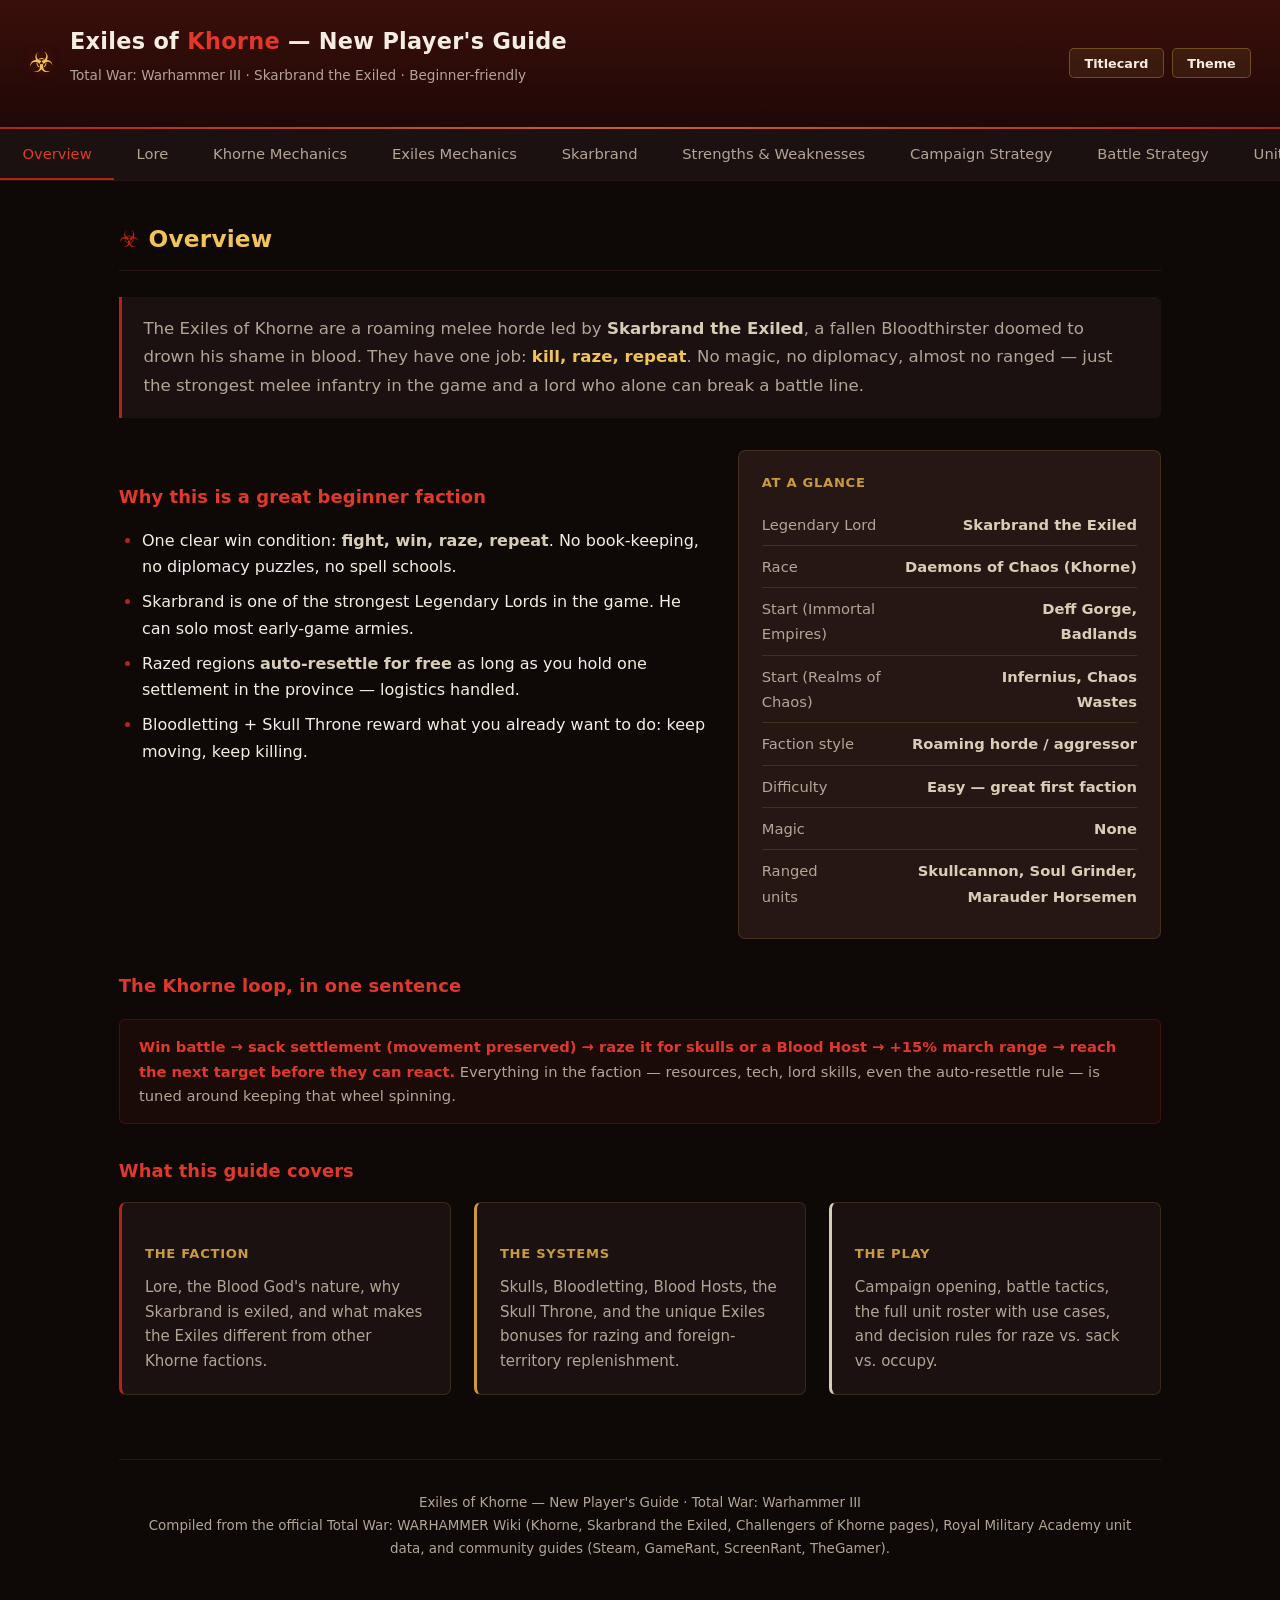
<file: exiles-of-khorne/index.html>
<!DOCTYPE html>
<html lang="en">
<head>
<meta charset="UTF-8">
<meta name="viewport" content="width=device-width, initial-scale=1.0">
<title>Exiles of Khorne — New Player's Guide</title>
<meta name="description" content="A new player's guide to Skarbrand the Exiled and the Exiles of Khorne in Total War: Warhammer III. Lore, Khorne mechanics, full unit roster, campaign and battle strategy, settlement decisions, diplomacy, economy, and tech priorities.">

<!-- Open Graph (Facebook, Discord, Slack, LinkedIn, etc.) -->
<meta property="og:type" content="website">
<meta property="og:title" content="Exiles of Khorne — New Player's Guide">
<meta property="og:description" content="A beginner-friendly guide to Skarbrand the Exiled and the Exiles of Khorne in Total War: Warhammer III. Lore, mechanics, units, strategy, and settlement decisions.">
<meta property="og:image" content="titlecard.png">
<meta property="og:image:width" content="1200">
<meta property="og:image:height" content="630">
<meta property="og:image:alt" content="Exiles of Khorne titlecard with a Khorne rune over blood-red mist.">

<!-- Twitter / X -->
<meta name="twitter:card" content="summary_large_image">
<meta name="twitter:title" content="Exiles of Khorne — New Player's Guide">
<meta name="twitter:description" content="A beginner-friendly guide to Skarbrand the Exiled and the Exiles of Khorne in Total War: Warhammer III.">
<meta name="twitter:image" content="titlecard.png">
<meta name="twitter:image:alt" content="Exiles of Khorne titlecard with a Khorne rune over blood-red mist.">
<style>
:root {
    --bg:     #0e0807;
    --sf:     #1a1110;
    --sf2:    #261714;
    --sf3:    #2f1c18;
    --blood:  #b3231a;
    --blood2: #e0392c;
    --brass:  #c89b3c;
    --brass2: #f0c459;
    --bone:   #d8cdb6;
    --tx:     #f5ede2;
    --mu:     #b3a596;
    --bdr:    rgba(232,196,89,.14);
    --rune:   #8a1d14;
    --hdr-1:  #3a0f0a;
    --hdr-2:  #1f0807;
    --hdr-tx: #f5ede2;
    --hdr-mu: #b3a596;
    --hdr-btn-bg:    rgba(232,196,89,.08);
    --hdr-btn-bdr:   rgba(232,196,89,.3);
    --hdr-btn-bg-h:  rgba(232,196,89,.18);
}
body.light {
    --bg:     #faf5ec;
    --sf:     #ffffff;
    --sf2:    #f1e9d8;
    --sf3:    #e3d6bc;
    --blood:  #a51a14;
    --blood2: #c1271d;
    --brass:  #8a6a1f;
    --brass2: #a88029;
    --bone:   #3d3326;
    --tx:     #2a2018;
    --mu:     #6e5f53;
    --bdr:    rgba(165,26,20,.16);
    --rune:   #6b160f;
    --hdr-1:  #fdf3df;
    --hdr-2:  #f0dfb8;
    --hdr-tx: #2a1410;
    --hdr-mu: #6e5446;
    --hdr-btn-bg:    rgba(165,26,20,.06);
    --hdr-btn-bdr:   rgba(165,26,20,.28);
    --hdr-btn-bg-h:  rgba(165,26,20,.14);
}

*{margin:0;padding:0;box-sizing:border-box}

body {
    background:var(--bg); color:var(--tx);
    font-family:'Segoe UI',system-ui,-apple-system,sans-serif;
    font-size:16px; line-height:1.72;
    transition:background .2s,color .2s;
}

/* Header */
header {
    background:linear-gradient(180deg,var(--hdr-1) 0%,var(--hdr-2) 100%);
    padding:1.4rem 1.8rem;
    display:flex; align-items:center; gap:1rem;
    border-bottom:2px solid var(--blood);
    position:relative;
}
header::after{
    content:""; position:absolute; left:0; right:0; bottom:-2px; height:2px;
    background:linear-gradient(90deg,transparent 0%,var(--brass) 50%,transparent 100%);
    opacity:.55;
}
.skull{font-size:1.75rem;line-height:1;color:var(--brass2);text-shadow:0 0 12px rgba(179,35,26,.45)}
body.light .skull{color:var(--blood);text-shadow:0 0 8px rgba(165,26,20,.2)}
header h1{font-size:1.4rem;font-weight:700;letter-spacing:.3px;color:var(--hdr-tx)}
header h1 .accent{color:var(--blood2)}
header p {color:var(--hdr-mu);font-size:.85rem;margin-top:.2rem}
.hdr-right{margin-left:auto;display:flex;gap:.5rem;flex-shrink:0}
.hdr-btn {
    background:var(--hdr-btn-bg);
    border:1px solid var(--hdr-btn-bdr);
    color:var(--hdr-tx); border-radius:5px;
    padding:.4rem .9rem;
    font-size:.8rem; font-weight:600;
    cursor:pointer; transition:all .15s;
    text-decoration:none; display:inline-flex; align-items:center;
    font-family:inherit; line-height:1.2;
}
.hdr-btn:hover{background:var(--hdr-btn-bg-h);border-color:var(--brass)}

/* Nav */
nav {
    background:var(--sf); display:flex;
    overflow-x:auto; border-bottom:1px solid var(--sf2);
    scrollbar-width:none;
    position:sticky; top:0; z-index:10;
}
nav::-webkit-scrollbar{display:none}
nav button {
    background:none; border:none;
    border-bottom:2px solid transparent;
    color:var(--mu); padding:1rem 1.4rem;
    cursor:pointer; font-size:.92rem; font-weight:500;
    white-space:nowrap; transition:color .15s, border-color .15s;
    font-family:inherit;
}
nav button:hover{color:var(--tx)}
nav button.active{color:var(--blood2);border-bottom-color:var(--blood)}

/* Layout */
main{max-width:1100px;margin:0 auto;padding:2.4rem 1.8rem 5rem}
.tab{display:none}
.tab.active{display:block;animation:fade .2s ease}
@keyframes fade{from{opacity:0;transform:translateY(4px)}to{opacity:1;transform:none}}

h2{
    font-size:1.45rem;color:var(--brass2);
    margin-bottom:1.6rem;padding-bottom:.7rem;
    border-bottom:1px solid var(--sf2);
    letter-spacing:.2px;font-weight:700;
}
h2 .rune{color:var(--blood);margin-right:.55rem}
h3{font-size:1.12rem;font-weight:600;color:var(--blood2);margin:2rem 0 .9rem;letter-spacing:.1px}
h4{font-size:.82rem;font-weight:700;color:var(--brass);margin:1.3rem 0 .55rem;text-transform:uppercase;letter-spacing:.7px}

p{margin-bottom:1.05rem}
strong{color:var(--bone);font-weight:600}
em{color:var(--brass2);font-style:normal;font-weight:600}

ul,ol{padding-left:1.45rem;margin-bottom:1.1rem}
li{margin-bottom:.55rem;line-height:1.65}
li::marker{color:var(--blood)}

.lead{
    font-size:1.04rem;color:var(--mu);margin-bottom:2rem;
    padding:1.15rem 1.35rem;background:var(--sf);border-left:3px solid var(--blood);
    border-radius:0 6px 6px 0;line-height:1.7;
}

/* Grid layouts */
.two-col{display:grid;grid-template-columns:1fr 1fr;gap:1.6rem}
.three-col{display:grid;grid-template-columns:repeat(3,1fr);gap:1.4rem}
@media(max-width:780px){.two-col,.three-col{grid-template-columns:1fr}}

/* Cards */
.card{
    background:var(--sf);border-radius:7px;
    padding:1.25rem 1.45rem;margin-bottom:1rem;
    border:1px solid var(--bdr);
}
.card-blood{border-left:3px solid var(--blood)}
.card-brass{border-left:3px solid var(--brass)}
.card-bone{border-left:3px solid var(--bone)}
.card p:last-child,.card ul:last-child,.card ol:last-child{margin-bottom:0}

/* Callouts */
.tip,.warn,.note,.tactic{
    border-radius:6px;padding:.95rem 1.2rem;font-size:.92rem;
    margin:1.1rem 0;color:var(--mu);line-height:1.65;
}
.tip {background:rgba(200,155,60,.07);border:1px solid rgba(200,155,60,.22)}
.tip  strong{color:var(--brass2)}
.warn{background:rgba(179,35,26,.08);border:1px solid rgba(179,35,26,.28)}
.warn strong{color:var(--blood2)}
.note{background:rgba(216,205,182,.05);border:1px solid rgba(216,205,182,.15)}
.note strong{color:var(--bone)}
.tactic{background:rgba(138,29,20,.1);border:1px solid rgba(138,29,20,.35)}
.tactic strong{color:var(--blood2)}

/* Stat lines */
.stat-row{display:flex;justify-content:space-between;padding:.5rem 0;border-bottom:1px solid var(--bdr);gap:1rem}
.stat-row:last-child{border-bottom:none}
.stat-row .label{color:var(--mu)}
.stat-row .val{color:var(--bone);font-weight:600;text-align:right}

/* Tables */
table{width:100%;border-collapse:collapse;margin:1rem 0;font-size:.92rem}
th,td{padding:.85rem 1rem;text-align:left;border-bottom:1px solid var(--sf2);vertical-align:top}
th{color:var(--brass2);font-weight:600;background:var(--sf2);font-size:.78rem;text-transform:uppercase;letter-spacing:.6px}
tr:hover td{background:rgba(232,196,89,.04)}
td .role{display:inline-block;font-size:.7rem;padding:.18rem .55rem;border-radius:3px;font-weight:700;text-transform:uppercase;letter-spacing:.4px}
.role-tank{background:rgba(216,205,182,.15);color:var(--bone)}
.role-melee{background:rgba(179,35,26,.18);color:var(--blood2)}
.role-cav{background:rgba(200,155,60,.18);color:var(--brass2)}
.role-mons{background:rgba(138,29,20,.25);color:#ffb4a8}
.role-fast{background:rgba(120,160,200,.15);color:#9bc4ec}
.role-art{background:rgba(140,90,200,.18);color:#c5a4f0}
.role-hero{background:rgba(232,196,89,.15);color:var(--brass2)}

/* Decision flow (raze / sack / occupy) */
.decision{display:grid;grid-template-columns:repeat(3,1fr);gap:1.2rem;margin:1.4rem 0}
@media(max-width:780px){.decision{grid-template-columns:1fr}}
.choice{
    background:var(--sf);padding:1.3rem 1.45rem;border-radius:7px;
    border:1px solid var(--bdr);border-top:3px solid var(--brass);
}
.choice.raze{border-top-color:var(--blood)}
.choice.sack{border-top-color:var(--brass)}
.choice.occupy{border-top-color:var(--bone)}
.choice h4{margin-top:0;font-size:1.05rem;color:var(--bone);text-transform:none;letter-spacing:.2px}
.choice .verdict{
    margin-top:.85rem;padding:.6rem .8rem;font-size:.86rem;
    background:var(--sf2);border-radius:5px;color:var(--brass2);
    border:1px solid var(--bdr);
}

/* Mechanic blocks */
.mech-grid{display:grid;grid-template-columns:repeat(2,1fr);gap:1.2rem;margin:1.2rem 0}
@media(max-width:780px){.mech-grid{grid-template-columns:1fr}}
.mech{
    background:var(--sf);padding:1.25rem 1.4rem;border-radius:7px;
    border:1px solid var(--bdr);position:relative;
}
.mech-icon{
    position:absolute;top:1.05rem;right:1.05rem;
    font-size:1.5rem;opacity:.35;color:var(--brass);
}
.mech h4{margin-top:0;color:var(--blood2);text-transform:none;letter-spacing:0;font-size:1.04rem}
.mech p:last-child{margin-bottom:0}

/* Pros/cons */
.pc{display:grid;grid-template-columns:1fr 1fr;gap:1.2rem;margin:1rem 0}
@media(max-width:680px){.pc{grid-template-columns:1fr}}
.pc-block{padding:1.15rem 1.35rem;border-radius:6px;background:var(--sf);border:1px solid var(--bdr)}
.pc-pros{border-left:3px solid var(--brass)}
.pc-cons{border-left:3px solid var(--blood)}
.pc-block h4{margin-top:0;font-size:.85rem}
.pc-pros h4{color:var(--brass2)}
.pc-cons h4{color:var(--blood2)}
.pc-block ul{margin-bottom:0;padding-left:1.25rem}
.pc-block li{font-size:.94rem;color:var(--mu);margin-bottom:.5rem;line-height:1.6}

/* Hero block (Skarbrand) */
.hero-block{
    background:linear-gradient(135deg,var(--sf) 0%,var(--sf2) 100%);
    padding:1.6rem 1.75rem;border-radius:8px;
    border:1px solid var(--blood);position:relative;overflow:hidden;
    margin-bottom:1.5rem;
}
.hero-block::before{
    content:"";position:absolute;top:-30px;right:-30px;
    width:140px;height:140px;border-radius:50%;
    background:radial-gradient(circle,rgba(179,35,26,.22),transparent 70%);
}
.hero-name{font-size:1.55rem;color:var(--blood2);font-weight:700;letter-spacing:.5px}
.hero-title{font-size:.9rem;color:var(--brass2);margin-bottom:.95rem;font-style:italic}

/* Tag chips */
.tags{display:flex;flex-wrap:wrap;gap:.45rem;margin:.85rem 0}
.tag{
    font-size:.72rem;padding:.25rem .65rem;border-radius:3px;
    background:var(--sf2);color:var(--mu);border:1px solid var(--bdr);
    text-transform:uppercase;letter-spacing:.5px;font-weight:600;
}
.tag.good{color:var(--brass2);border-color:rgba(200,155,60,.4)}
.tag.bad{color:var(--blood2);border-color:rgba(179,35,26,.4)}

/* Numbered steps */
.steps{counter-reset:step;list-style:none;padding:0;margin:1rem 0}
.steps li{
    counter-increment:step;
    position:relative;padding:.95rem 1.15rem .95rem 3rem;
    background:var(--sf);border-radius:6px;margin-bottom:.7rem;
    border:1px solid var(--bdr);border-left:2px solid var(--brass);
    line-height:1.6;
}
.steps li::before{
    content:counter(step);
    position:absolute;left:.85rem;top:1rem;
    width:1.65rem;height:1.65rem;border-radius:50%;
    background:var(--blood);color:#fff;
    display:flex;align-items:center;justify-content:center;
    font-weight:700;font-size:.82rem;
}

/* Section intro */
.intro-grid{display:grid;grid-template-columns:1.4fr 1fr;gap:1.6rem;margin-bottom:1.5rem}
@media(max-width:780px){.intro-grid{grid-template-columns:1fr}}

/* Quick reference panel */
.qref{
    background:var(--sf2);padding:1.3rem 1.45rem;border-radius:7px;
    border:1px solid var(--bdr);
}
.qref h4{margin-top:0}
.qref .stat-row{font-size:.92rem}

footer{
    text-align:center;padding:2rem 1.5rem;color:var(--mu);font-size:.84rem;
    border-top:1px solid var(--sf2);margin-top:3rem;line-height:1.7;
}
footer a{color:var(--brass);text-decoration:none}
footer a:hover{color:var(--brass2);text-decoration:underline}
</style>
</head>
<body>

<header>
    <span class="skull" aria-hidden="true">&#9763;</span>
    <div>
        <h1>Exiles of <span class="accent">Khorne</span> &mdash; New Player's Guide</h1>
        <p>Total War: Warhammer III &middot; Skarbrand the Exiled &middot; Beginner-friendly</p>
    </div>
    <div class="hdr-right">
        <a class="hdr-btn" href="titlecard.html">Titlecard</a>
        <button class="hdr-btn" id="themeBtn" type="button">Theme</button>
    </div>
</header>

<nav id="navBar">
    <button data-tab="overview" class="active">Overview</button>
    <button data-tab="lore">Lore</button>
    <button data-tab="mechanics">Khorne Mechanics</button>
    <button data-tab="exiles">Exiles Mechanics</button>
    <button data-tab="skarbrand">Skarbrand</button>
    <button data-tab="strengths">Strengths &amp; Weaknesses</button>
    <button data-tab="campaign">Campaign Strategy</button>
    <button data-tab="battle">Battle Strategy</button>
    <button data-tab="roster">Unit Roster</button>
    <button data-tab="settlements">Raze / Sack / Occupy</button>
    <button data-tab="economy">Diplomacy &amp; Economy</button>
    <button data-tab="tech">Technologies</button>
</nav>

<main>

<!-- ============================================================ OVERVIEW -->
<section class="tab active" id="overview">
    <h2><span class="rune">&#9763;</span>Overview</h2>
    <p class="lead">
        The Exiles of Khorne are a roaming melee horde led by <strong>Skarbrand the Exiled</strong>, a fallen Bloodthirster doomed
        to drown his shame in blood. They have one job: <em>kill, raze, repeat</em>. No magic, no diplomacy, almost no ranged
        &mdash; just the strongest melee infantry in the game and a lord who alone can break a battle line.
    </p>

    <div class="intro-grid">
        <div>
            <h3>Why this is a great beginner faction</h3>
            <ul>
                <li>One clear win condition: <strong>fight, win, raze, repeat</strong>. No book-keeping, no diplomacy puzzles, no spell schools.</li>
                <li>Skarbrand is one of the strongest Legendary Lords in the game. He can solo most early-game armies.</li>
                <li>Razed regions <strong>auto-resettle for free</strong> as long as you hold one settlement in the province &mdash; logistics handled.</li>
                <li>Bloodletting + Skull Throne reward what you already want to do: keep moving, keep killing.</li>
            </ul>
        </div>
        <div class="qref">
            <h4>At a glance</h4>
            <div class="stat-row"><span class="label">Legendary Lord</span><span class="val">Skarbrand the Exiled</span></div>
            <div class="stat-row"><span class="label">Race</span><span class="val">Daemons of Chaos (Khorne)</span></div>
            <div class="stat-row"><span class="label">Start (Immortal Empires)</span><span class="val">Deff Gorge, Badlands</span></div>
            <div class="stat-row"><span class="label">Start (Realms of Chaos)</span><span class="val">Infernius, Chaos Wastes</span></div>
            <div class="stat-row"><span class="label">Faction style</span><span class="val">Roaming horde / aggressor</span></div>
            <div class="stat-row"><span class="label">Difficulty</span><span class="val">Easy &mdash; great first faction</span></div>
            <div class="stat-row"><span class="label">Magic</span><span class="val">None</span></div>
            <div class="stat-row"><span class="label">Ranged units</span><span class="val">Skullcannon, Soul Grinder, Marauder Horsemen</span></div>
        </div>
    </div>

    <h3>The Khorne loop, in one sentence</h3>
    <div class="tactic">
        <strong>Win battle &rarr; sack settlement (movement preserved) &rarr; raze it for skulls or a Blood Host &rarr; +15% march range &rarr; reach the next target before they can react.</strong>
        Everything in the faction &mdash; resources, tech, lord skills, even the auto-resettle rule &mdash; is tuned around keeping that wheel spinning.
    </div>

    <h3>What this guide covers</h3>
    <div class="three-col">
        <div class="card card-blood">
            <h4>The faction</h4>
            <p style="font-size:.94rem;color:var(--mu);margin:0;line-height:1.65">
                Lore, the Blood God's nature, why Skarbrand is exiled, and what makes the Exiles different from other Khorne factions.
            </p>
        </div>
        <div class="card card-brass">
            <h4>The systems</h4>
            <p style="font-size:.94rem;color:var(--mu);margin:0;line-height:1.65">
                Skulls, Bloodletting, Blood Hosts, the Skull Throne, and the unique Exiles bonuses for razing and foreign-territory replenishment.
            </p>
        </div>
        <div class="card card-bone">
            <h4>The play</h4>
            <p style="font-size:.94rem;color:var(--mu);margin:0;line-height:1.65">
                Campaign opening, battle tactics, the full unit roster with use cases, and decision rules for raze vs. sack vs. occupy.
            </p>
        </div>
    </div>
</section>

<!-- ============================================================ LORE -->
<section class="tab" id="lore">
    <h2><span class="rune">&#9763;</span>Lore &mdash; Why Skarbrand is the Way He Is</h2>
    <p class="lead">
        To understand the Exiles you have to understand two things: the Blood God's appetite, and the worst possible mistake a daemon can make in front of him.
    </p>

    <h3>Khorne, the Blood God</h3>
    <p>
        Khorne is one of the four Chaos Gods. He is the god of <strong>war, murder, honor in battle, and rage</strong> &mdash; pure martial fury made cosmic.
        His followers do not pray; they kill. He is fed by violence regardless of who commits it &mdash; his favorite quote sums up his theology in eight words:
        <em>"Blood for the Blood God. Skulls for the Skull Throne."</em>
    </p>
    <p>
        Khorne <strong>despises sorcery</strong>. He sees magic as the cowardly tool of weaklings who cannot win with steel and courage.
        That is why a Khorne army has <em>zero spellcasters</em> &mdash; this is canon, not an oversight. It is also why Khorne's hordes are usually at war with Tzeentch's followers above all others.
    </p>

    <h3>Skarbrand &mdash; the Greatest Bloodthirster, Fallen</h3>
    <p>
        Skarbrand was once the <strong>greatest of all Bloodthirsters</strong>, Khorne's most exalted Greater Daemon and the leader of his celestial host. He was Khorne's favorite,
        his hand on the battlefield, his judgement in war.
    </p>
    <p>
        Then the Changer of Ways, Tzeentch, whispered into Skarbrand's pride. Convinced he was greater than his god, Skarbrand <strong>raised his axes and struck Khorne himself</strong>.
        Khorne's wrath was instant and total. He hurled Skarbrand from his throne, <strong>destroyed his wings</strong>, and stripped away every part of his personality
        &mdash; cunning, memory, joy, even hate &mdash; leaving only one thing: <em>boundless, bottomless rage</em>.
    </p>

    <div class="warn">
        <strong>The detail that defines him in battle:</strong> Skarbrand is the only Bloodthirster who <em>cannot fly</em>.
        Khorne tore the wings from him. Every other Bloodthirster lord in the game has flight; Skarbrand walks. This is why his vulnerability to ranged fire matters so much.
    </div>

    <h3>The Exile</h3>
    <p>
        Cast out of the Blood God's favor, Skarbrand now wanders the mortal and immortal realms with the singular obsession of <strong>drowning his shame in such a tide of blood that Khorne cannot help but forgive him</strong>.
        He never can &mdash; the more he kills, the more he reminds Khorne of the betrayal &mdash; but the rage will not let him stop.
    </p>
    <p>
        That endless self-flagellating slaughter is what you, the player, are pointing in a direction. The "Exiles of Khorne" are the warband that follows him through it: mortal Khorne worshippers,
        bound daemons of the lesser host, and the trail of skulls he leaves on every continent he crosses.
    </p>

    <h3>The three Khorne factions &mdash; where the Exiles fit</h3>
    <p>
        Total War: Warhammer III ships <strong>three playable Khorne factions</strong>. Knowing they exist helps you read the campaign:
    </p>
    <ul>
        <li><strong>Exiles of Khorne</strong> &mdash; Skarbrand the Exiled. The disgraced Bloodthirster's roaming horde. The faction this guide covers.</li>
        <li><strong>Blooded Wanderers</strong> &mdash; Skulltaker. A daemonic champion seeking the eight greatest skulls.</li>
        <li><strong>Challengers of Khorne</strong> &mdash; Arbaal the Undefeated. A mortal champion. Different mechanics (Khorne's Favour, Challenges of Khorne, no Unholy Manifestations).</li>
    </ul>
    <p>
        These three factions <em>do not get along well</em> &mdash; the in-game text spells out that the &minus;10 modifier with other Khorne factions is "mostly Skarbrand only." The Blood God's exile is treated as a threat to the legitimate champions still in his favour.
    </p>

    <div class="note">
        <strong>Why this matters mechanically:</strong> the lore explains every faction quirk. No magic (Khorne forbids it). No diplomacy (Khorne wants war, not allies; even other Khorne factions resent the exile).
        Replenish in foreign territory (he is supposed to keep moving). +15% march after razing (the rage drives him forward). Skulls as currency (literally what he offers Khorne as proof).
    </div>
</section>

<!-- ============================================================ KHORNE MECHANICS -->
<section class="tab" id="mechanics">
    <h2><span class="rune">&#9763;</span>General Khorne Mechanics</h2>
    <p class="lead">
        These four systems apply to every Khorne faction in the game. Master them and you understand the race.
    </p>

    <div class="mech-grid">
        <div class="mech">
            <span class="mech-icon">&#9763;</span>
            <h4>Skulls</h4>
            <p>Khorne's <strong>secondary currency</strong>. Earned from every battle you fight (win <em>or</em> lose), from razing settlements, from Skull Pile points-of-interest on the map, and as passive trickle from certain buildings and cults.</p>
            <p style="margin:0"><strong>Spent on:</strong> occupying settlements, researching technologies, and activating Skull Throne offerings.</p>
        </div>

        <div class="mech">
            <span class="mech-icon">&#9876;</span>
            <h4>Bloodletting</h4>
            <p>A per-army gauge that <strong>fills with consecutive battle victories</strong> and drains while the army is idle. Higher tiers grant escalating bonuses: <em>upkeep reduction, replenishment, faction-wide growth, local Khorne corruption, cheaper global recruitment</em>.</p>
            <p style="margin:0">It punishes you for sitting still. Move every turn, fight every turn.</p>
        </div>

        <div class="mech">
            <span class="mech-icon">&#9876;</span>
            <h4>Blood Hosts</h4>
            <p>When you raze a settlement and pick the <strong>"Blood for the Blood God"</strong> option, a free temporary army spawns in the region. It <strong>can't recruit, can't replenish</strong> (except by devouring captives), <strong>has no upkeep</strong>, and does <em>not</em> count toward your supply-lines penalty.</p>
            <p style="margin:0">After several turns it begins suffering attrition and eventually dies &mdash; winning battles delays this. Use it as a second wave: raze nearby villages, soak hits, reinforce a real army, or trade it for an enemy stack.</p>
        </div>

        <div class="mech">
            <span class="mech-icon">&#9763;</span>
            <h4>The Skull Throne</h4>
            <p>A faction-level offering window. Spend a pile of skulls to unlock 10-turn buffs &mdash; e.g. <em>+post-battle loot, +campaign movement, summon Khorne armies, army ability tokens</em>.</p>
            <p style="margin:0">Save a big offering for the turn you launch a major offensive, not for a quiet turn.</p>
        </div>
    </div>

    <h3>Three more rules that shape every Khorne campaign</h3>

    <div class="card card-blood">
        <h4>Auto-resettlement of ruined regions</h4>
        <p style="margin:0">If you hold <strong>at least one settlement in a province</strong>, every other ruined region in that province will eventually <strong>colonize itself for free</strong> with a Khorne settler &mdash; the chance grows each turn. This is the rule that makes razing the default. You don't have to "choose between scorched earth and growth" &mdash; you get both, on a delay.</p>
    </div>

    <div class="card card-blood">
        <h4>Limited diplomacy</h4>
        <p style="margin:0">Every non-Chaos faction has a hard-wired diplomatic penalty against you. Trade is impossible (Khorne has no tradeable resources). However, the Blood God isn't <em>completely</em> isolated &mdash; the wiki notes that <strong>pacts and even alliances with some other Chaos and Destruction factions are still possible</strong>. The default is war; treat any peace agreement as a tool to focus on a different front.</p>
    </div>

    <div class="card card-blood">
        <h4>Innate magic resistance &amp; faction abilities</h4>
        <p style="margin:0">Most Khorne units have <strong>Spell Resistance</strong> baked in (exceptions: Bloodbrute Behemoth and Chaos Warhounds). You also get three faction-level army abilities: <em>Horn of Khorne</em>, <em>Relentless Rage</em>, and <em>Blade of Khorne</em>, fueled by killing. Khorne also has <strong>Unholy Manifestations</strong> and <strong>Cults</strong> like other daemonic factions.</p>
    </div>
</section>

<!-- ============================================================ EXILES MECHANICS -->
<section class="tab" id="exiles">
    <h2><span class="rune">&#9763;</span>Exiles-Specific Mechanics</h2>
    <p class="lead">
        On top of the four general Khorne systems, the Exiles get a small set of unique faction effects that all pull in the same direction:
        <em>be a roaming horde, not a stationary empire</em>.
    </p>

    <div class="three-col">
        <div class="card card-brass">
            <h4>+15% Campaign Movement after razing</h4>
            <p style="font-size:.94rem;color:var(--mu);margin:0;line-height:1.65">Razing a settlement isn't just a money/skull event &mdash; it <strong>extends your turn</strong>. You can often raze, then march out of the now-ruined province and engage another army or city in the same turn.</p>
        </div>
        <div class="card card-brass">
            <h4>Replenishment in foreign territory</h4>
            <p style="font-size:.94rem;color:var(--mu);margin:0;line-height:1.65">Most factions only replenish meaningfully in friendly land or under Khorne corruption. The Exiles heal almost everywhere, so a stack that loses a third of its strength can be combat-ready again in 2&ndash;3 turns deep in enemy land.</p>
        </div>
        <div class="card card-brass">
            <h4>&minus;10 with other Khorne factions</h4>
            <p style="font-size:.94rem;color:var(--mu);margin:0;line-height:1.65">A flavor mechanic with bite: even Khornate kin treat the Exiles as outcasts. You will probably end up at war with Arbaal, Valkia, and the Bloodthirster of Skulls' faction at some point. <strong>Don't expect a Khorne alliance bloc.</strong></p>
        </div>
    </div>

    <h3>How these stack in practice</h3>
    <div class="tactic">
        <strong>Compounding effect:</strong> Skarbrand can plunge into foreign land, raze a city, gain skulls + a Blood Host + 15% extra movement, then march again to a second target while replenishing in &quot;enemy&quot; territory. By the time the target's reinforcements arrive, Skarbrand's army is healed and ready to fight again. This is the core engine of the campaign.
    </div>

    <h3>Skarbrand's lord-line bonuses</h3>
    <ul>
        <li><strong>Slaughter &amp; Carnage:</strong> Skarbrand's weapon strength climbs with every kill he makes in a battle. By mid-fight he is hitting harder than anything in his price bracket.</li>
        <li><strong>Wrathful Reaper:</strong> active ability, locks him on a target unit and ignores distractions until that unit is destroyed.</li>
        <li><strong>Rage Embodied:</strong> AoE active ability, sends nearby friendly units into a damage-buffed frenzy.</li>
        <li><strong>Charge bonus &amp; speed:</strong> for a melee monster, Skarbrand is <em>fast</em>. He picks his fights.</li>
    </ul>
</section>

<!-- ============================================================ SKARBRAND -->
<section class="tab" id="skarbrand">
    <h2><span class="rune">&#9763;</span>Skarbrand the Exiled</h2>

    <div class="hero-block">
        <div class="hero-name">Skarbrand the Exiled</div>
        <div class="hero-title">Greater Daemon of Khorne &middot; Fallen Bloodthirster &middot; Legendary Lord</div>
        <p style="margin:0;color:var(--bone);font-size:.92rem">
            Arguably the strongest pure-melee Legendary Lord in the game. Single-handedly wins early battles, scales into late game,
            and is the reason this faction is rated beginner-friendly.
        </p>
    </div>

    <div class="two-col">
        <div>
            <h3>Combat profile</h3>
            <div class="tags">
                <span class="tag good">Monster</span>
                <span class="tag good">Anti-Large</span>
                <span class="tag good">Armor-Piercing</span>
                <span class="tag good">Flaming</span>
                <span class="tag good">Causes Terror</span>
                <span class="tag good">Causes Fear</span>
                <span class="tag good">Encourage</span>
                <span class="tag good">Siege Attacker</span>
                <span class="tag bad">No flight</span>
                <span class="tag bad">Single Entity</span>
            </div>
            <ul>
                <li>Towering stats: <em>9448 HP, 90 armor (67.5% reduction), Leadership 85, Speed 80, Charge Bonus 65, Weapon Strength 620 (185 base + 435 AP)</em>.</li>
                <li><strong>Physical Resistance +20%, Spell Resistance +35%</strong> &mdash; he shrugs off both magic and ordinary attacks.</li>
                <li><strong>Resilience:</strong> immune to Chaos Wastes, Chaos corruption, and Snow attrition &mdash; great for late-game raiding into hostile climates.</li>
                <li><strong>Siege Attacker:</strong> can hit gates and walls without towers or rams &mdash; instant siege launches.</li>
                <li><em>Slaughter &amp; Carnage</em> (item): his weapon damage scales with every kill in the current battle. He snowballs.</li>
                <li>Active abilities: <em>Bellow of Endless Fury</em>, <em>Wrathful Reaper</em> (single-target obsession), <em>Rage Embodied</em> (AoE frenzy on allies); plus <em>Rage Incarnate</em> on the campaign map.</li>
            </ul>
        </div>
        <div>
            <h3>Weaknesses to respect</h3>
            <div class="pc">
                <div class="pc-block pc-cons" style="grid-column:1 / -1">
                    <h4>The two ways to lose Skarbrand</h4>
                    <ul>
                        <li><strong>Massed missiles &amp; artillery.</strong> He's a huge single entity with no flight and no shield. Empire Great Cannons, Dwarf Organ Guns, Skaven Ratling Guns, anything that focuses him will eat his health bar.</li>
                        <li><strong>Melee Defence is only 50.</strong> His armor and resists keep him alive, but he <em>does</em> take return hits &mdash; lots of cheap chaff swarming him still chips him down.</li>
                    </ul>
                </div>
            </div>
            <div class="warn">
                <strong>Don't pull him out at 50% HP &mdash; that's when he gets stronger.</strong> His passive <em>Fuelled by Rage</em> triggers below 50% health for a <em>+25% damage</em> boost on top of his already monstrous output. Pulling him is correct only if focused artillery / ranged stacks are killing him, <em>not</em> just because the bar is red.
            </div>
        </div>
    </div>

    <h3>Lord Effects (army-wide)</h3>
    <div class="card card-brass">
        <ul style="margin:0">
            <li>Bloodthirster and Soul Grinder units in his army get the <strong>"Gorefeast"</strong> passive ability.</li>
            <li><strong>&minus;20% upkeep</strong> for Bloodthirsters and Soul Grinders in his army.</li>
            <li><strong>+30% Skulls gained from kills</strong> (Skarbrand's army).</li>
            <li>Grants the <strong>"Rage Embodied"</strong> ability army-wide.</li>
        </ul>
    </div>
    <div class="tip">
        <strong>Build implication:</strong> Bloodthirsters and Soul Grinders are objectively cheaper and stronger in <em>Skarbrand's</em> army than in any second lord's. Run them in his stack; recruit cheaper anchor units (Chaos Warriors, Bloodletters) for your secondary lords.
    </div>

    <h3>Skill tree priorities (in order)</h3>
    <ol class="steps">
        <li><strong>Yellow / red line damage and survivability first.</strong> Anything that adds armor, weapon strength, or charge bonus to Skarbrand directly is points well spent.</li>
        <li><strong>Blood Feast / Drinker of Blood</strong> &mdash; sustain in long battles and quest fights.</li>
        <li><strong>Unholy Resilience</strong> &mdash; physical damage resistance is the single biggest mitigator of his ranged weakness.</li>
        <li><strong>Lightning Strike</strong> as soon as available &mdash; lets him pick off armies before reinforcements arrive. Critical for an aggressor.</li>
        <li><strong>Blue line campaign skills</strong> &mdash; campaign movement, replenishment, post-battle loot. Take these once Skarbrand is already a one-man army.</li>
        <li><strong>Army leadership and unit-bonus buffs (red side)</strong> &mdash; helps your Bloodletters and Chaos Warriors avoid breaking when Skarbrand is busy elsewhere.</li>
    </ol>

    <div class="tip">
        <strong>Mounts:</strong> Skarbrand has no mount choice &mdash; he is the mount. Don't hunt for one in the skill tree.
    </div>

    <h3>How to use him in battle</h3>
    <ol>
        <li>Deploy him near the <strong>front line</strong>, on the side with the most enemy melee lords, heroes, monsters, or threatening frontline units.</li>
        <li>Open by charging the most threatening <em>frontline</em> single-entity target &mdash; trigger <em>Wrathful Reaper</em>. Use the charge bonus: <em>cycle in, around, in</em> early game; he hits hardest on the charge.</li>
        <li><strong>Stay in the thick of the action.</strong> Tempting as it is to two-shot an enemy backline wizard, the wiki is explicit: <em>don't send Skarbrand racing off to hunt backline lords</em>. He needs continuous kills to scale Slaughter &amp; Carnage and the campaign-only kill passives. Send Furies / Flesh Hounds / a flying Bloodthirster after backline targets instead.</li>
        <li>Drop <em>Rage Embodied</em> at the moment of breakthrough, next to your Bloodletters &mdash; it amplifies a rout, it doesn't open one.</li>
        <li><strong>Don't pull him out the moment his health is yellow.</strong> Below 50% HP, <em>Fuelled by Rage</em> activates and he hits 25% harder. Pull only if specific ranged units are visibly chunking him.</li>
    </ol>
</section>

<!-- ============================================================ STRENGTHS / WEAKNESSES -->
<section class="tab" id="strengths">
    <h2><span class="rune">&#9763;</span>Faction Strengths &amp; Weaknesses</h2>

    <div class="pc">
        <div class="pc-block pc-pros">
            <h4>Strengths</h4>
            <ul>
                <li><strong>Best melee infantry in the game.</strong> Chaos Warriors of Khorne are arguably the best Tier-2 frontline anywhere; Bloodletters cut elite infantry apart.</li>
                <li><strong>Skarbrand</strong> wins early-game battles single-handed.</li>
                <li><strong>Outstanding monster roster:</strong> Minotaurs (anti-large), Bloodthirsters (best monster hunter), Soul Grinder (only monster with ranged), Chaos Spawn (cheap unbreakable disruption).</li>
                <li><strong>Anti-large saturation.</strong> Almost every unit in the roster has decent answers to enemy lords and monsters.</li>
                <li><strong>Free expansion.</strong> Auto-resettlement + Blood Hosts + razing-derived skulls = no logistics tax.</li>
                <li><strong>High mobility.</strong> +15% march after razing, foreign-territory replenishment, Lightning Strike on Skarbrand. You can blitz an entire province in 3&ndash;4 turns.</li>
                <li><strong>Skull Throne</strong> gives faction-wide power-spike windows when you need them.</li>
            </ul>
        </div>
        <div class="pc-block pc-cons">
            <h4>Weaknesses</h4>
            <ul>
                <li><strong>No spellcasters at all.</strong> No magic, ever. You have no answer to enemy magic except killing the caster &mdash; though most Khorne units do have <em>innate Spell Resistance</em> to mitigate damage.</li>
                <li><strong>Almost no ranged.</strong> Only the <em>Skullcannon</em>, the <em>Soul Grinder</em>, and the <em>Marauder Horsemen</em>. None of them are a true sustained gun line.</li>
                <li><strong>Poor against gunpowder &amp; massed missiles.</strong> Empire, Dwarfs, Skaven, Cathay all force you to absorb a punishing approach phase.</li>
                <li><strong>Weak economy by building income.</strong> Buildings cap at low gold; income comes from sacking, not provinces.</li>
                <li><strong>No diplomacy.</strong> Negative relations with everyone, including other Khorne factions. No trade deals, near-impossible alliances.</li>
                <li><strong>Cavalry has low melee defense.</strong> Skullcrushers, Bloodcrushers, Gorebeast Chariots all need to <em>cycle-charge</em>; they melt if you leave them stuck in.</li>
                <li><strong>Bloodletting decays.</strong> If you stop fighting, your bonuses dry up &mdash; the faction is punishing if you try to play turtle.</li>
            </ul>
        </div>
    </div>

    <h3>Who you should fear and why</h3>
    <table>
        <tr><th>Threat</th><th>Why they're dangerous</th><th>Counter</th></tr>
        <tr><td><strong>Dwarfs</strong></td><td>Stable lines, gunpowder, artillery focus on Skarbrand</td><td>Flying Bloodthirster lord, Chaos Furies, Skullcannon barrage</td></tr>
        <tr><td><strong>Empire / Kislev</strong></td><td>Massed handgunners + Great Cannons</td><td>Chaos Warhounds + Furies to flank shooters; Skarbrand engages cavalry, not handgunners</td></tr>
        <tr><td><strong>High Elves</strong></td><td>Sisters of Avelorn shred large monsters</td><td>Don't send Skarbrand at the line until shooters are dealt with; use Bloodthirster instead</td></tr>
        <tr><td><strong>Tzeentch / Lizardmen</strong></td><td>Magic damage you can't dispel</td><td>Speed-rush the casters with Skarbrand or flying Bloodthirster &mdash; you have no other answer</td></tr>
        <tr><td><strong>Other Khorne factions</strong></td><td>Mirror match, your toys cancel theirs</td><td>Win on Skarbrand and on the lord-skill tree edge</td></tr>
    </table>
</section>

<!-- ============================================================ CAMPAIGN STRATEGY -->
<section class="tab" id="campaign">
    <h2><span class="rune">&#9763;</span>Campaign Strategy</h2>
    <p class="lead">
        The Exiles play like a roaming horde even though they technically settle. Treat your home province as a refit base and your other armies as expendable wrecking balls.
    </p>

    <h3>Opening (Immortal Empires &mdash; Deff Gorge start)</h3>
    <div class="note">
        <strong>Realms of Chaos players:</strong> your start is different &mdash; Skarbrand begins at <em>Infernius</em> in the Chaos Wastes, surrounded by jagged mountains and lava rivers, working through the Champions of Chaos / Realms of Chaos rifts campaign. The opening sequence below is for the more popular <strong>Immortal Empires</strong> campaign at Deff Gorge.
    </div>
    <ol class="steps">
        <li><strong>Turn 1</strong>: confirm Skarbrand's army composition, head straight for the nearest Savage Orc settlement. Don't dawdle; the start is forgiving but Bloodletting starts ticking up only when you fight.</li>
        <li><strong>First battles</strong>: lead with Skarbrand into orc Big 'Uns / Boyz. Cycle Chaos Warhounds onto enemy archers/shamans. Keep your infantry blob tight.</li>
        <li><strong>First settlement</strong>: <em>sack</em>, then <em>raze (Blood for the Blood God)</em>. You get gold, skulls, a Blood Host, and your full movement back. See the Settlements tab for the full rule.</li>
        <li><strong>Found your first owned settlement</strong> only on a <strong>province capital</strong> in a region you intend to keep. Spend the skulls. Build basic recruitment up to Tier 2 fast.</li>
        <li><strong>Recruit a second lord</strong> (Herald of Khorne or Exalted Bloodthirster) once your treasury can afford the army. Send the Blood Hosts as a screen ahead of him.</li>
        <li><strong>By turn ~12</strong> you should be running 2 main armies + 1&ndash;2 Blood Hosts. Pick a direction (typically north into Greenskin lands or Borderlands) and roll.</li>
    </ol>

    <h3>The mid-game pattern</h3>
    <div class="tactic">
        <strong>1 home province + 2 armies + a roaming wedge.</strong> Hold one province properly (capital + 2 minor settlements) for recruitment income and Bloodletting bonuses. Keep your two main stacks moving in different directions, razing as they go. Let auto-resettlement fill the empty regions behind you.
    </div>

    <h3>Empire expansion principles</h3>
    <ul>
        <li><strong>Hold province capitals, raze the rest.</strong> Capitals can build Tier-3+ chains; minor settlements in your home province auto-resettle for free anyway.</li>
        <li><strong>Don't try to hold a 5-province empire.</strong> You don't need the income (your income is sacking) and you can't garrison everything.</li>
        <li><strong>Keep moving.</strong> Idle armies drain Bloodletting and waste your economy &mdash; an army standing still is an army losing money.</li>
        <li><strong>Don't fight wars on two fronts unless one front is razed-and-fleeing.</strong> Always blitz one neighbor flat before turning to the next.</li>
        <li><strong>Use Blood Hosts as expendable scouts/raiders.</strong> They can't replenish; spend them.</li>
    </ul>

    <h3>When to hold the Skull Throne offering</h3>
    <p>The big Skull Throne offerings (post-battle loot, campaign movement, summon a Khorne army) are 10-turn buffs. <strong>Save them for the turn you start a major offensive</strong> &mdash; declaring war on a new region, pushing for a Realms of Chaos rift, or grinding a Chaos Wastes faction. Don't burn them in a quiet turn.</p>

    <h3>Endgame &amp; victory</h3>
    <p>Both short and long victories want you sweeping the map; the engine is the same as the early game. The only adjustment is that mid-game you'll start running into ranged-heavy factions (Empire, Dwarfs, Cathay) where you'll want to recruit a second wave that includes <strong>Skullcannons</strong> and <strong>Soul Grinders</strong> for the approach phase.</p>
</section>

<!-- ============================================================ BATTLE STRATEGY -->
<section class="tab" id="battle">
    <h2><span class="rune">&#9763;</span>Battle Strategy</h2>
    <p class="lead">
        Khorne battles look brainless. They are not. Without ranged or magic, your only tools are positioning and timing &mdash; <em>where</em> you fight, <em>when</em> you charge, and <em>which</em> enemy unit dies first.
    </p>

    <h3>The standard Exiles army template (~16 units)</h3>
    <table>
        <tr><th>Slot</th><th>Composition</th><th>Role</th></tr>
        <tr><td>1</td><td>Skarbrand (or Exalted Bloodthirster)</td><td>Lord &mdash; wins duels, breaks single-entity threats</td></tr>
        <tr><td>1</td><td>Bloodreaper or Cultist of Khorne hero</td><td>Anti-large duelist or summoner</td></tr>
        <tr><td>4&ndash;6</td><td>Chaos Warriors of Khorne (mix shield + halberd)</td><td>Frontline anchor; halberds for anti-large</td></tr>
        <tr><td>2&ndash;4</td><td>Bloodletters / Exalted Bloodletters</td><td>Damage-dealing infantry, armor-piercing</td></tr>
        <tr><td>2&ndash;3</td><td>Flesh Hounds / Chaos Furies</td><td>Flank protection &amp; missile-killing</td></tr>
        <tr><td>2</td><td>Skullcrushers or Bloodcrushers</td><td>Cycle-charge cavalry</td></tr>
        <tr><td>1&ndash;2</td><td>Minotaurs (Great Weapons) or Bloodthirster</td><td>Anti-large monsters</td></tr>
        <tr><td>0&ndash;2</td><td>Skullcannon</td><td>Optional ranged for missile-heavy enemies</td></tr>
    </table>

    <h3>Standard battle plan</h3>
    <ol class="steps">
        <li><strong>Deploy in a line, slightly oblique.</strong> Chaos Warriors with shields take the front, Bloodletters in the second rank or staggered to flank.</li>
        <li><strong>Send Furies / Warhounds wide</strong> to swing around the enemy flank towards their archers and artillery. <em>Kill the ranged units first &mdash; this is the single most important rule for a Khorne player.</em></li>
        <li><strong>Charge with the line</strong> when the enemy is committed. Khorne infantry wants to be moving when it hits, not standing still.</li>
        <li><strong>Skarbrand drives at the enemy frontline lord, monsters, or biggest threat</strong> &mdash; staying in the thick of the action. Don't peel him off to chase backline wizards; that breaks his kill-scaling.</li>
        <li><strong>Cycle-charge cavalry.</strong> Ride in, hit a flank, ride out, reform, hit again. Skullcrushers parked in melee will die.</li>
        <li><strong>Drop Rage Embodied</strong> at the moment of breakthrough &mdash; not at the start. You're amplifying a rout, not opening one.</li>
    </ol>

    <h3>Specific matchups</h3>

    <div class="three-col">
        <div class="card card-blood">
            <h4>vs. Gunpowder line (Empire / Dwarfs)</h4>
            <p style="font-size:.94rem;color:var(--mu);margin:0;line-height:1.65">
                Don't walk Skarbrand at handgunners. Send Chaos Furies, Warhounds, and ideally a flying Bloodthirster lord to dive the back line. Your front line absorbs one volley and then closes.
            </p>
        </div>
        <div class="card card-blood">
            <h4>vs. Cavalry-heavy (Bretonnia / Vampire Counts)</h4>
            <p style="font-size:.94rem;color:var(--mu);margin:0;line-height:1.65">
                Halberd Chaos Warriors and great-weapon Minotaurs anchor. Use Skullcrushers to counter-charge their charge. Skarbrand hunts their lord.
            </p>
        </div>
        <div class="card card-blood">
            <h4>vs. Magic-heavy (Tzeentch / High Elves / Lizardmen)</h4>
            <p style="font-size:.94rem;color:var(--mu);margin:0;line-height:1.65">
                You have no dispel, but most Khorne units have innate Spell Resistance. <strong>Send a flying Bloodthirster lord, Chaos Furies, or Flesh Hounds after the wizard &mdash; not Skarbrand.</strong> Skarbrand should stay engaged in the kill-stacking front line.
            </p>
        </div>
        <div class="card card-blood">
            <h4>vs. Monster spam (Lizardmen / Beastmen / Khorne mirror)</h4>
            <p style="font-size:.94rem;color:var(--mu);margin:0;line-height:1.65">
                You have the best anti-large roster in the game. Halberd Warriors, Bloodletters with great weapons, Minotaurs GW, Bloodthirster. You should win the trade.
            </p>
        </div>
        <div class="card card-blood">
            <h4>vs. Ranged-heavy (Wood Elves / Skaven slings)</h4>
            <p style="font-size:.94rem;color:var(--mu);margin:0;line-height:1.65">
                Your ugliest matchup. Bring 2&ndash;4 Skullcannons; advance behind your line; do not let battles last long. Forests are death &mdash; force open ground.
            </p>
        </div>
        <div class="card card-blood">
            <h4>vs. Anti-armor swarms (Skaven Stormvermin / Goblins with spears)</h4>
            <p style="font-size:.94rem;color:var(--mu);margin:0;line-height:1.65">
                Don't bother Skarbrand-tanking. Cycle-charge cavalry through them, finish with Bloodletters, and watch enemy leadership collapse from Terror.
            </p>
        </div>
    </div>

    <h3>Auto-resolve advice</h3>
    <div class="tip">
        Skarbrand's army <strong>auto-resolves better than it should</strong> against most early-game enemies because the AI weights his stats heavily. Use this to clear weak-but-numerous foes (Greenskins, Beastmen). <strong>Never auto-resolve against gunpowder or ranged-heavy armies</strong> &mdash; the auto-resolver gives the AI free hits on Skarbrand and you'll watch your health bar drop for no reason.
    </div>
</section>

<!-- ============================================================ ROSTER -->
<section class="tab" id="roster">
    <h2><span class="rune">&#9763;</span>Unit Roster</h2>
    <p class="lead">
        The Exiles have one of the deepest melee rosters in the game. The headline gap is ranged &mdash; only two units have any ranged attack at all.
    </p>

    <h3>Lords &amp; Heroes</h3>
    <table>
        <tr><th>Unit</th><th>Type</th><th>Strengths</th><th>Weaknesses</th><th>Use case</th></tr>
        <tr>
            <td><strong>Skarbrand the Exiled</strong></td>
            <td><span class="role role-mons">Monster Lord</span></td>
            <td>Top duelist, AP, terror, scaling damage, fast</td>
            <td>No flight, vulnerable to massed missiles</td>
            <td>Always &mdash; main army anchor</td>
        </tr>
        <tr>
            <td><strong>Exalted Bloodthirster</strong></td>
            <td><span class="role role-mons">Monster Lord</span></td>
            <td>Flying, AP, anti-large, very mobile</td>
            <td>Same single-entity vulnerabilities</td>
            <td>Lead a 2nd army; great vs missile-heavy enemies</td>
        </tr>
        <tr>
            <td><strong>Daemon Prince of Khorne</strong></td>
            <td><span class="role role-mons">Monster Lord</span></td>
            <td>Customizable load-out, scales with gifts</td>
            <td>Less specialized than Skarbrand or Bloodthirster</td>
            <td>Late-game flexibility lord; not your first pick</td>
        </tr>
        <tr>
            <td><strong>Herald of Khorne</strong></td>
            <td><span class="role role-hero">Infantry Hero</span></td>
            <td>Solid duelist, no large model = ranged-safe</td>
            <td>Lower stats than monster heroes</td>
            <td>Cheap army-leader once you spam stacks</td>
        </tr>
        <tr>
            <td><strong>Bloodreaper</strong></td>
            <td><span class="role role-hero">Infantry Hero</span></td>
            <td>Anti-large; strong leadership aura</td>
            <td>Lower power tier than a Bloodthirster</td>
            <td>Anti-large duelist for the 2nd-line lord</td>
        </tr>
        <tr>
            <td><strong>Cultist of Khorne</strong></td>
            <td><span class="role role-hero">Mortal Hero</span></td>
            <td>Has shield; can summon Bloodletters mid-battle</td>
            <td>No armor-piercing; lower personal damage</td>
            <td>Combat agent; reinforce stuck infantry</td>
        </tr>
    </table>

    <h3>Infantry</h3>
    <table>
        <tr><th>Unit</th><th>Type</th><th>Strengths</th><th>Weaknesses</th><th>Use case</th></tr>
        <tr>
            <td><strong>Chaos Warriors of Khorne (Shields)</strong></td>
            <td><span class="role role-tank">Anchor</span></td>
            <td>Best Tier-2 frontline in the game; high armor + shields</td>
            <td>Slow; not great damage</td>
            <td>Hold the line. Always 4&ndash;6 in your stack.</td>
        </tr>
        <tr>
            <td><strong>Chaos Warriors of Khorne (Halberds)</strong></td>
            <td><span class="role role-melee">Anti-Large</span></td>
            <td>Same durability + anti-large</td>
            <td>No shield, weaker vs missiles</td>
            <td>Anti-cavalry, anti-monster anchor.</td>
        </tr>
        <tr>
            <td><strong>Bloodletters of Khorne</strong></td>
            <td><span class="role role-melee">Damage</span></td>
            <td>AP, magical attacks, terror; cheap</td>
            <td>Frail; melt under fire</td>
            <td>Damage dealer behind/beside Chaos Warriors.</td>
        </tr>
        <tr>
            <td><strong>Exalted Bloodletters</strong></td>
            <td><span class="role role-melee">Elite Damage</span></td>
            <td>Better stats; great vs elite infantry</td>
            <td>Still missile-vulnerable</td>
            <td>Late-game core damage. 2&ndash;4 per stack.</td>
        </tr>
        <tr>
            <td><strong>Bloodletters w/ Great Weapons</strong></td>
            <td><span class="role role-melee">Anti-Large</span></td>
            <td>AP + anti-large with magical attacks</td>
            <td>Glass cannons</td>
            <td>Mid-game anti-monster spike vs Lizardmen, etc.</td>
        </tr>
    </table>

    <h3>Fast units (your missile counter &amp; only mortal ranged)</h3>
    <table>
        <tr><th>Unit</th><th>Type</th><th>Strengths</th><th>Weaknesses</th><th>Use case</th></tr>
        <tr>
            <td><strong>Chaos Warhounds</strong></td>
            <td><span class="role role-fast">Skirmisher</span></td>
            <td>Cheap, fast, vanguard deploy</td>
            <td>Tissue paper; one of the few Khorne units <em>without</em> Spell Resistance</td>
            <td>Tie up archers turn 1; tarpit fodder.</td>
        </tr>
        <tr>
            <td><strong>Flesh Hounds of Khorne</strong></td>
            <td><span class="role role-fast">Hunter</span></td>
            <td>Magical attacks, faster + tougher than warhounds</td>
            <td>Still light</td>
            <td>Missile-killer. 2&ndash;3 per army from mid-game.</td>
        </tr>
        <tr>
            <td><strong>Chaos Furies</strong></td>
            <td><span class="role role-fast">Flying Skirmisher</span></td>
            <td>Flying, fastest unit you have; Frenzy</td>
            <td>Weakest unit; routs easily</td>
            <td>Fly over the line, tie up artillery, run.</td>
        </tr>
        <tr>
            <td><strong>Marauder Horsemen</strong></td>
            <td><span class="role role-art">Mortal Ranged Cav</span></td>
            <td><strong>One of only three ranged units in the roster</strong>; mobile harassment</td>
            <td>Mortal (no Spell Resistance baseline); fragile; small ammo pool</td>
            <td>Skirmish missile cav &mdash; pelt isolated infantry, then disengage.</td>
        </tr>
    </table>

    <h3>Cavalry &amp; Chariots (cycle-charge or die)</h3>
    <table>
        <tr><th>Unit</th><th>Type</th><th>Strengths</th><th>Weaknesses</th><th>Use case</th></tr>
        <tr>
            <td><strong>Gorebeast Chariots</strong></td>
            <td><span class="role role-cav">Heavy Charger</span></td>
            <td>Massive charge bonus; AP</td>
            <td>Low melee defense; bad if pinned</td>
            <td>Single-charge openers vs infantry.</td>
        </tr>
        <tr>
            <td><strong>Bloodcrushers</strong></td>
            <td><span class="role role-cav">Shock Cav</span></td>
            <td>AP + magical + anti-large + monstrous</td>
            <td>Low melee def; small unit count</td>
            <td>Cycle-charge anti-large from the flank.</td>
        </tr>
        <tr>
            <td><strong>Skullcrushers of Khorne</strong></td>
            <td><span class="role role-cav">Elite Shock</span></td>
            <td>Highest charge in your roster (~+70); high armor</td>
            <td>Low melee def in sustained combat</td>
            <td>Late-game flank-breaker. 2 per army.</td>
        </tr>
    </table>

    <h3>Monsters</h3>
    <table>
        <tr><th>Unit</th><th>Type</th><th>Strengths</th><th>Weaknesses</th><th>Use case</th></tr>
        <tr>
            <td><strong>Chaos Spawn of Khorne</strong></td>
            <td><span class="role role-mons">Disrupter</span></td>
            <td>Unbreakable, cheap, big weapon strength</td>
            <td>Low defense, low health</td>
            <td>Cheap morale-immune blob to plug holes.</td>
        </tr>
        <tr>
            <td><strong>Minotaurs of Khorne</strong></td>
            <td><span class="role role-mons">Heavy Inf</span></td>
            <td>AP + high weapon strength; chew infantry</td>
            <td>Frenzy can pull them out of position</td>
            <td>Anti-elite-infantry sledgehammer.</td>
        </tr>
        <tr>
            <td><strong>Minotaurs (Great Weapons)</strong></td>
            <td><span class="role role-mons">Anti-Large</span></td>
            <td>Anti-large + AP + monstrous</td>
            <td>Less anti-infantry power</td>
            <td>Best general anti-large monster in your roster.</td>
        </tr>
        <tr>
            <td><strong>Soul Grinder</strong></td>
            <td><span class="role role-mons">Hybrid Monster</span></td>
            <td>Has a ranged attack, fights almost anything</td>
            <td>Slow, expensive</td>
            <td>One of your only ranged answers; jack-of-all-trades.</td>
        </tr>
        <tr>
            <td><strong>Bloodthirster</strong></td>
            <td><span class="role role-mons">Monster Hunter</span></td>
            <td>Flight, AP, anti-large, huge damage</td>
            <td>Single-entity; prioritized by missiles</td>
            <td>Best monster killer Khorne has. 1 per stack mid-late.</td>
        </tr>
    </table>

    <h3>War machines</h3>
    <table>
        <tr><th>Unit</th><th>Type</th><th>Strengths</th><th>Weaknesses</th><th>Use case</th></tr>
        <tr>
            <td><strong>Blood Shrine</strong></td>
            <td><span class="role role-mons">Support Monster</span></td>
            <td>Buffs nearby Khorne units; regenerates in melee</td>
            <td>No raw damage upside</td>
            <td>One per doomstack to amplify Bloodletters.</td>
        </tr>
        <tr>
            <td><strong>Skullcannon of Khorne</strong></td>
            <td><span class="role role-art">Artillery</span></td>
            <td>Only artillery; AP shots; <em>regains ammo by killing in melee</em></td>
            <td>Limited ammo; needs setup time</td>
            <td>Bring 1&ndash;3 vs Dwarfs/Empire; otherwise leave at home.</td>
        </tr>
    </table>

    <div class="tip">
        <strong>Doomstack note:</strong> a "Skarbrand stack" is normally 4&ndash;6 Chaos Warriors (mix), 4 Exalted Bloodletters, 2 Bloodthirsters, 2 Skullcrushers, 2 Flesh Hounds, 1 Blood Shrine, plus Skarbrand. Add Skullcannons against gunpowder enemies.
    </div>
    <div class="tactic">
        <strong>Skarbrand-army synergy:</strong> Skarbrand's Lord Effects make <em>Bloodthirsters and Soul Grinders</em> 20% cheaper to upkeep <em>and</em> give them a passive ability ("Gorefeast") in his stack. They are objectively a better build in his army than in any other lord's &mdash; lean into it.
    </div>
</section>

<!-- ============================================================ SETTLEMENTS -->
<section class="tab" id="settlements">
    <h2><span class="rune">&#9763;</span>Raze, Sack, or Occupy?</h2>
    <p class="lead">
        This is the single most-asked Exiles question. The answer changes only by one variable: <strong>are you in your home province or somewhere else?</strong>
    </p>

    <h3>The three actions and what they do</h3>
    <div class="decision">
        <div class="choice sack">
            <h4>Sack</h4>
            <p style="font-size:.94rem;color:var(--mu);line-height:1.65">Beat the garrison, take a one-time gold payout (3k&ndash;40k depending on tier and wealth), <strong>do not occupy</strong>, the city stays where it was.</p>
            <ul style="font-size:.92rem;line-height:1.6">
                <li>Does <strong>not</strong> end your army's movement &mdash; can chain</li>
                <li>Generates skulls</li>
                <li>City survives, can be sacked again later</li>
            </ul>
            <div class="verdict">First action against any non-keeper city.</div>
        </div>
        <div class="choice raze">
            <h4>Raze</h4>
            <p style="font-size:.94rem;color:var(--mu);line-height:1.65">Burn the settlement to ruins. Two flavor options:</p>
            <ul style="font-size:.92rem;line-height:1.6">
                <li><strong>Skulls for the Skull Throne:</strong> bigger skull payout</li>
                <li><strong>Blood for the Blood God:</strong> replenish army + spawn a free Blood Host</li>
                <li>Restores your full army movement (campaign loop!)</li>
                <li>Auto-resettles for free if it's in your province</li>
            </ul>
            <div class="verdict">Default action after sacking, or any time you don't need the city.</div>
        </div>
        <div class="choice occupy">
            <h4>Occupy</h4>
            <p style="font-size:.94rem;color:var(--mu);line-height:1.65">Costs <strong>skulls</strong>. You now own the city, garrison, build it up, defend it.</p>
            <ul style="font-size:.92rem;line-height:1.6">
                <li>Ends your movement</li>
                <li>Adds a war front you have to defend</li>
                <li>Gives you a recruitment / building site</li>
            </ul>
            <div class="verdict">Only province capitals in your home cluster. Be picky.</div>
        </div>
    </div>

    <h3>The decision rule (memorize this)</h3>
    <div class="tactic">
        <strong>Sack first &mdash; always.</strong> It costs no movement and gets you the gold. Then:
        <ul style="margin-top:.5rem">
            <li>If it's a <strong>province capital in your home cluster</strong> &rarr; <em>occupy</em>.</li>
            <li>If you need <strong>army healing or a Blood Host right now</strong> &rarr; <em>raze: Blood for the Blood God</em>.</li>
            <li>If you're <strong>flush on health and want skulls</strong> &rarr; <em>raze: Skulls for the Skull Throne</em>.</li>
            <li>If it's a minor settlement in your home province &rarr; raze it; it'll re-colonize for free.</li>
        </ul>
    </div>

    <h3>Why "sack then raze" is not a bug</h3>
    <p>
        Sacking and razing are <strong>independent actions</strong>. The gold from sacking is unaffected by razing afterwards, and razing still gives you the full skulls + Blood Host bonus.
        Anyone who tells you to skip the sack is leaving 5k&ndash;40k gold on the table. The only exception is when sacking would cost movement you need elsewhere &mdash; but that almost never happens because sacking does not in fact end movement.
    </p>

    <h3>Which provinces should you actually keep?</h3>
    <ul>
        <li><strong>Your starting capital region</strong> (Deff Gorge in IE) &mdash; always.</li>
        <li><strong>One adjacent province</strong> for redundancy and a recruitment buffer.</li>
        <li><strong>Province capitals only</strong> beyond that. Don't try to hold every minor settlement; auto-resettlement covers your home cluster automatically.</li>
        <li>Avoid keeping cities surrounded by climates marked &quot;Uninhabitable&quot; for Daemons of Chaos &mdash; the public-order penalty is brutal.</li>
    </ul>

    <div class="warn">
        <strong>Climate trap:</strong> Daemons of Chaos suffer in many climates. Before you commit to occupying a juicy distant capital, check the climate icon. If it's red (Uninhabitable), <em>raze instead</em> and let some other faction live there &mdash; you'll just bleed money fighting public order.
    </div>
</section>

<!-- ============================================================ DIPLOMACY / ECONOMY -->
<section class="tab" id="economy">
    <h2><span class="rune">&#9763;</span>Diplomacy &amp; Economy</h2>
    <p class="lead">
        Khorne plays both like an alien race. Your diplomacy screen is mostly cosmetic, and your economy is fed by your sword arm.
    </p>

    <h3>Diplomacy: limited, not useless</h3>
    <ul>
        <li>You have hard-coded relations penalties with every non-Chaos faction. Trade is impossible (no tradeable resources).</li>
        <li>Other Khorne factions specifically dislike <em>you</em> &mdash; the &minus;10 modifier is largely a Skarbrand thing, since you are an exiled traitor in Khorne's eyes.</li>
        <li>However, the wiki is clear that <strong>pacts and even alliances with some other Chaos and Destruction factions are still possible</strong>. Don't dismiss the diplomacy screen entirely &mdash; check it for opportunistic NAPs.</li>
        <li>Useful actions: <strong>Non-Aggression Pacts</strong> with backline Chaos/Destruction neighbors so you can focus a single front, and <strong>Joint War declarations</strong> when another Chaos power is already hammering a shared enemy.</li>
        <li><strong>Confederating other Khorne factions</strong> is occasionally possible deep in the campaign &mdash; great for absorbing units &mdash; but hard to set up because of the hated-exile modifier. Don't plan for it early.</li>
        <li>Note: <em>some Khorne tech actively debuffs your diplomatic relations</em> &mdash; Khorne demands war, not peace.</li>
    </ul>

    <div class="tip">
        <strong>Practical rule:</strong> open the diplomacy screen mostly for NAPs with backline Chaos/Destruction neighbors. Don't expect trade and don't waste turns courting Order factions.
    </div>

    <h3>Economy: how you actually make money</h3>
    <p>
        Khorne building income is intentionally crippled &mdash; expect &le; 60 gold per income building, well below other races. Your treasury is fed from <strong>three sources</strong>, in order of importance:
    </p>

    <ol class="steps">
        <li><strong>Sacking settlements.</strong> By far the biggest. A single sack is 3k&ndash;40k gold depending on the city's tier and wealth. Plan your route around sackable cities.</li>
        <li><strong>Battle income.</strong> 5k&ndash;10k per significant battle (post-battle loot, plus <em>"Skulls for Khorne!"</em> sacrificing of captured enemies).</li>
        <li><strong>Raze gold.</strong> Smaller payout than sacking, but compounds with skulls and Blood Host generation.</li>
    </ol>

    <h3>Building priorities for the cities you do keep</h3>
    <ul>
        <li><strong>Tier-up the capital recruitment chain first</strong> &mdash; you need access to Tier-3 Bloodletters and Skullcrushers, fast.</li>
        <li><strong>Skull-generating buildings</strong> next &mdash; passive skull income lets you afford tech and Skull Throne offerings during quiet turns.</li>
        <li><strong>Then</strong> public order / growth buildings only as needed.</li>
        <li><strong>Income-only buildings are nearly worthless</strong> &mdash; don't waste slots on them unless you have nothing else to build.</li>
    </ul>

    <h3>Cash-flow troubleshooting</h3>
    <div class="warn">
        <strong>If your treasury is bleeding red:</strong>
        <ul style="margin-top:.4rem">
            <li>You probably have an idle main army &mdash; <em>get it moving and into a battle this turn</em>.</li>
            <li>Disband or merge a recruited army you can't keep paying. <em>Don't</em> bother disbanding Blood Hosts &mdash; they have <strong>zero upkeep</strong> and don't count toward supply lines, so they're free; just spend them in a fight before attrition kills them.</li>
            <li>Raid-stance any army that has nothing to attack this turn &mdash; small income, useful when bridging.</li>
            <li>Find the nearest sackable city and march for it; one sack solves most cash crises.</li>
        </ul>
    </div>

    <h3>Public order &amp; corruption</h3>
    <ul>
        <li>Khorne corruption automatically rises in your home province &mdash; spreads passively to neighbors.</li>
        <li>Public order in occupied cities is helped by <strong>maintaining high Khorne corruption</strong> and by garrisoning a hero.</li>
        <li>If a settlement is in revolt, <strong>let it</strong> &mdash; you get a free fight, more skulls, more Bloodletting. Free practice.</li>
    </ul>
</section>

<!-- ============================================================ TECHNOLOGIES -->
<section class="tab" id="tech">
    <h2><span class="rune">&#9763;</span>Technologies</h2>
    <p class="lead">
        Tech is paid in <strong>skulls</strong>, not gold. Early game you'll feel the cost; mid-game you'll have skulls to spare. Pick technologies that compound your existing strategy &mdash; razing, Blood Hosts, and your core melee units.
    </p>

    <h3>Priority order</h3>
    <ol class="steps">
        <li><strong>Skull-generation tech first.</strong> "Serial Killing" / "Skull Harvesting" / equivalents &mdash; more skulls per kill and per raze means everything else gets cheaper.</li>
        <li><strong>Blood Host buffs.</strong> Anything that increases Blood Host strength, lifespan, or numbers compounds your razing income.</li>
        <li><strong>Army-wide unit buffs</strong> &mdash; especially Bloodletter and Chaos Warrior bonuses (your two staple units). "Spread Rage" or any Khorne-corruption-on-attack tech is excellent.</li>
        <li><strong>Recruitment cost &amp; speed reductions.</strong> Khorne armies are <em>expensive</em>; any % off makes second and third stacks viable.</li>
        <li><strong>Replenishment / movement</strong> &mdash; campaign-layer mobility is force multiplier #1 for the Exiles.</li>
        <li><strong>Late-game elite buffs</strong> &mdash; Bloodthirster, Skullcrusher, Skullcannon-targeted techs come last.</li>
    </ol>

    <h3>What to skip (or de-prioritize)</h3>
    <ul>
        <li>Building-income tech &mdash; you don't have an income economy; the percentage of nothing is nothing.</li>
        <li>Defensive / siege-defender tech &mdash; you're not a defender. You're the one besieging.</li>
    </ul>
    <div class="warn">
        <strong>Some Khorne technologies actively debuff your diplomatic relations.</strong> The Blood God isn't interested in peace treaties. If you <em>are</em> trying to maintain a NAP with a Chaos neighbor, watch which techs you unlock &mdash; some will sour the relationship.
    </div>

    <h3>Tech &amp; Skull Throne &mdash; the same wallet</h3>
    <div class="tactic">
        Skulls are spent on three things: <strong>occupying settlements, researching tech, and Skull Throne offerings</strong>. Don't drain your skull pile dry on tech in a turn you might want to occupy a juicy capital next turn. Plan ~1&ndash;2 turns ahead.
    </div>

    <h3>What "good tech" looks like in practice</h3>
    <ul>
        <li>By turn 25 you should have <em>+1 to +2 Blood Hosts per raze</em>, <em>cheaper recruitment</em>, and <em>at least one major skull-generation buff</em>.</li>
        <li>By turn 50 your stacks should be running with <em>missile resistance / replenishment</em> tech and your Bloodthirsters / Skullcannons should have a buff applied.</li>
        <li>By turn 75+ you're closing out the tree on quality-of-life: leadership, public order, and chasing-down-runaways.</li>
    </ul>

    <div class="tip">
        <strong>The compounding insight:</strong> the Khorne tech tree is designed so the things you do anyway (kill, raze, spawn Blood Hosts) get permanent buffs. There are no &quot;optimal off-meta&quot; lines &mdash; the obvious-looking choices <em>are</em> the right ones. If a tech buffs killing, take it.
    </div>
</section>

<footer>
    Exiles of Khorne &mdash; New Player's Guide &middot; Total War: Warhammer III
    <br>Compiled from the official Total War: WARHAMMER Wiki (Khorne, Skarbrand the Exiled, Challengers of Khorne pages), Royal Military Academy unit data, and community guides (Steam, GameRant, ScreenRant, TheGamer).
</footer>

</main>

<script>
(function(){
    const nav = document.getElementById('navBar');
    const tabs = document.querySelectorAll('.tab');
    const buttons = nav.querySelectorAll('button');

    nav.addEventListener('click', function(e){
        const btn = e.target.closest('button[data-tab]');
        if(!btn) return;
        const target = btn.dataset.tab;
        buttons.forEach(b => b.classList.toggle('active', b === btn));
        tabs.forEach(t => t.classList.toggle('active', t.id === target));
        window.scrollTo({top:0, behavior:'instant'});
    });

    const themeBtn = document.getElementById('themeBtn');
    const stored = localStorage.getItem('exiles-theme');
    if(stored === 'light') document.body.classList.add('light');
    themeBtn.addEventListener('click', function(){
        document.body.classList.toggle('light');
        localStorage.setItem('exiles-theme', document.body.classList.contains('light') ? 'light' : 'dark');
    });
})();
</script>
</body>
</html>
</file>
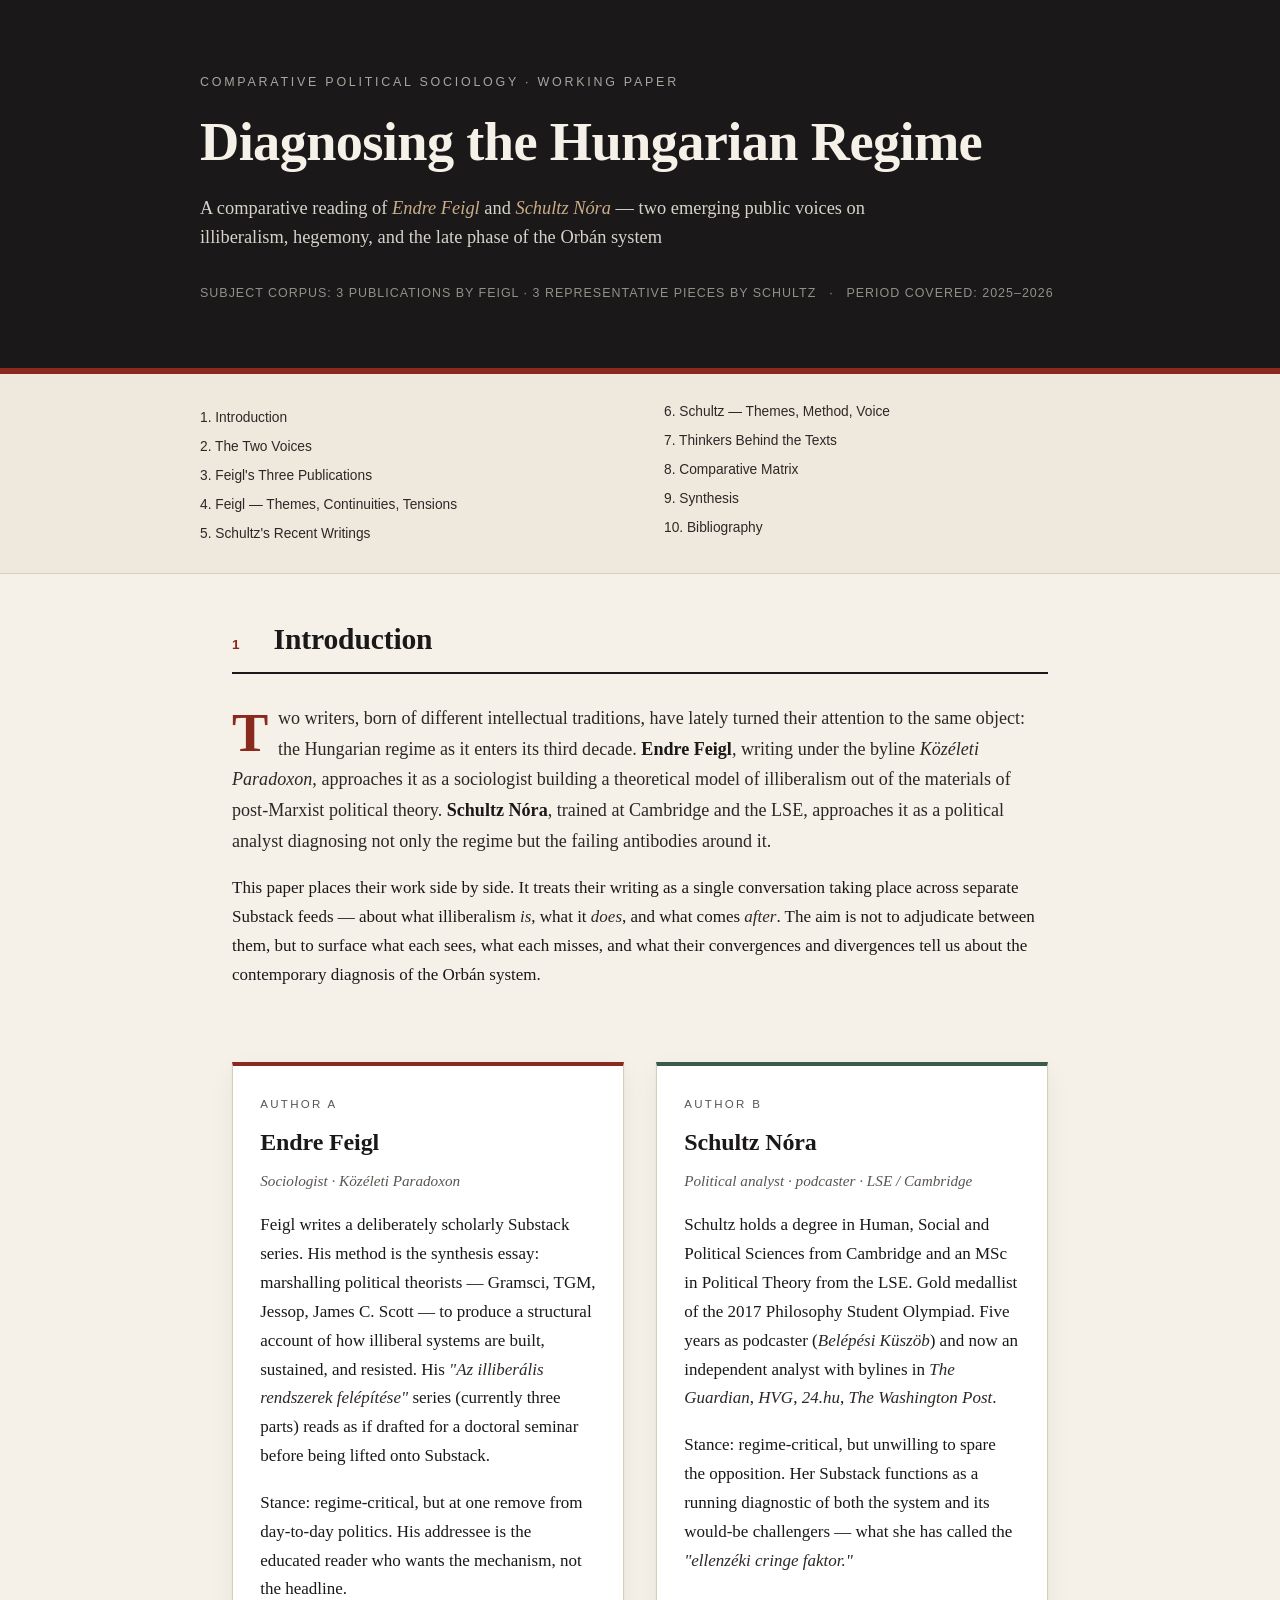
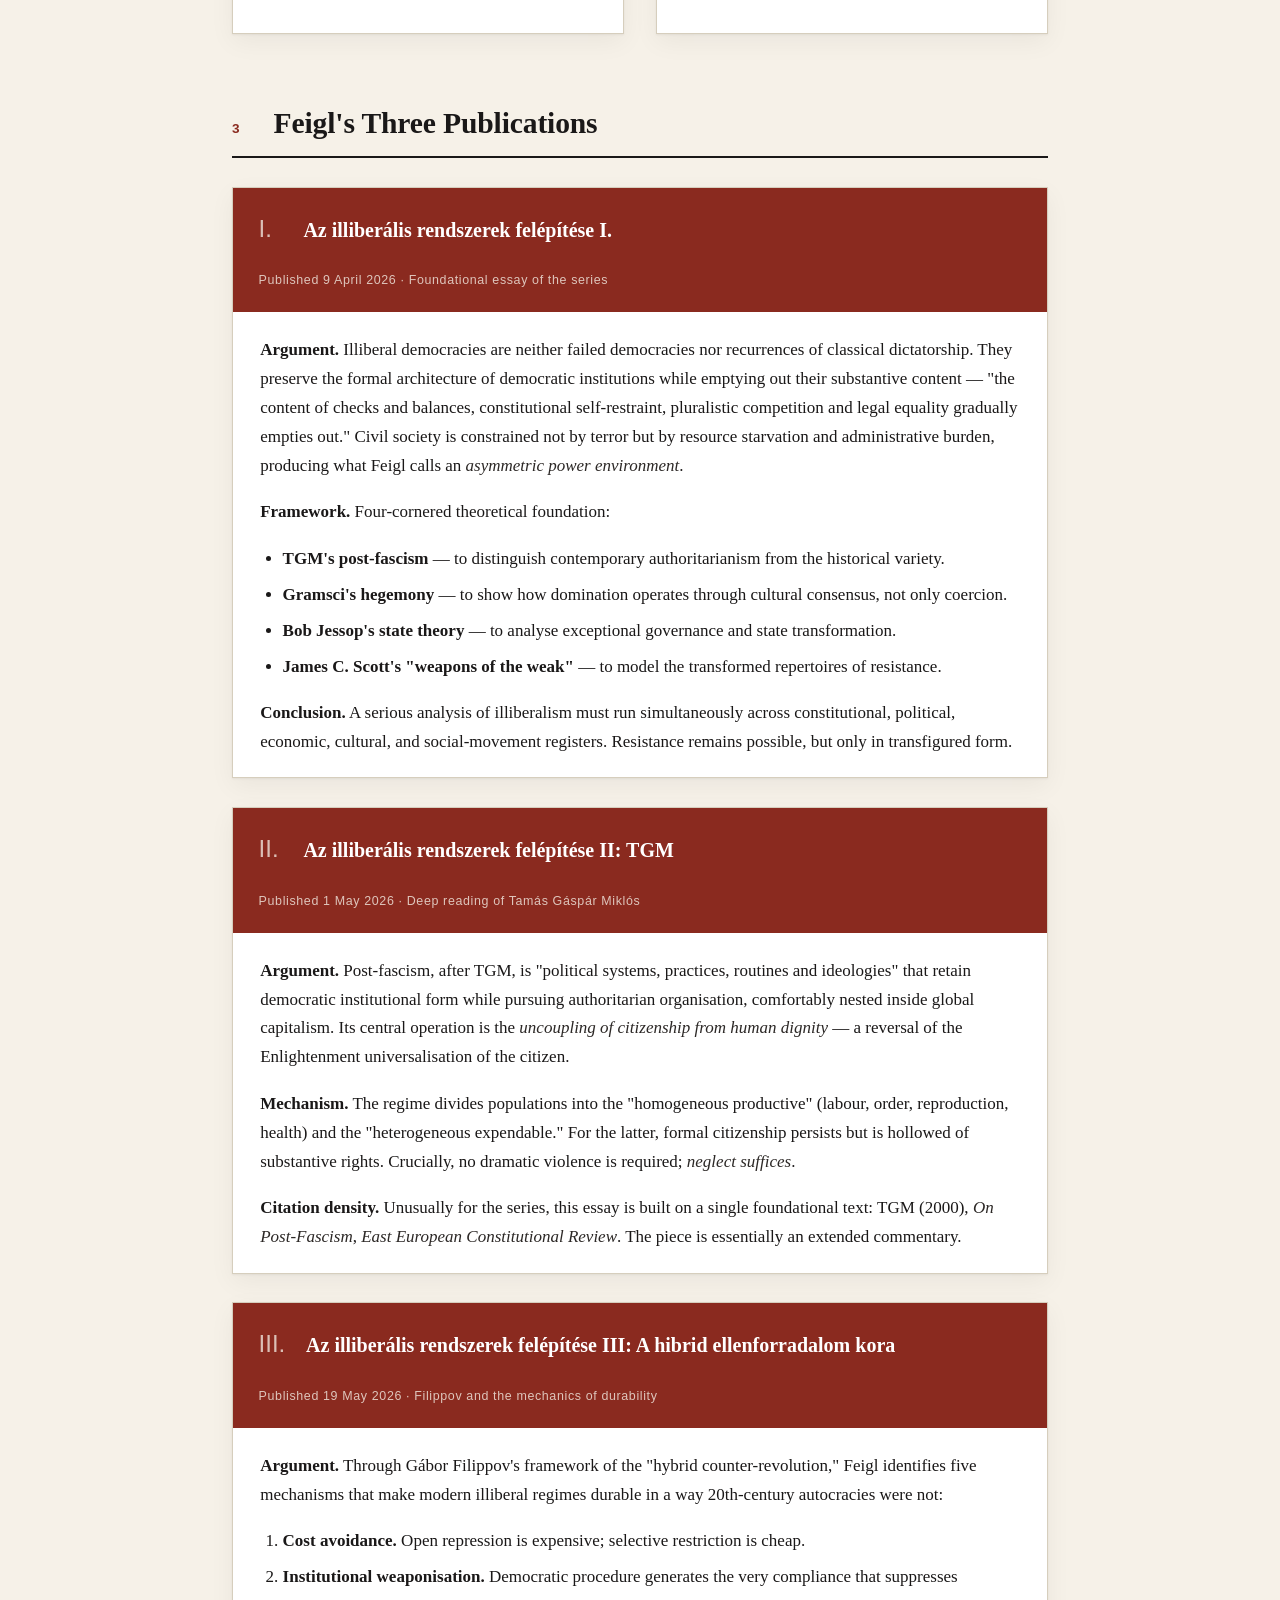
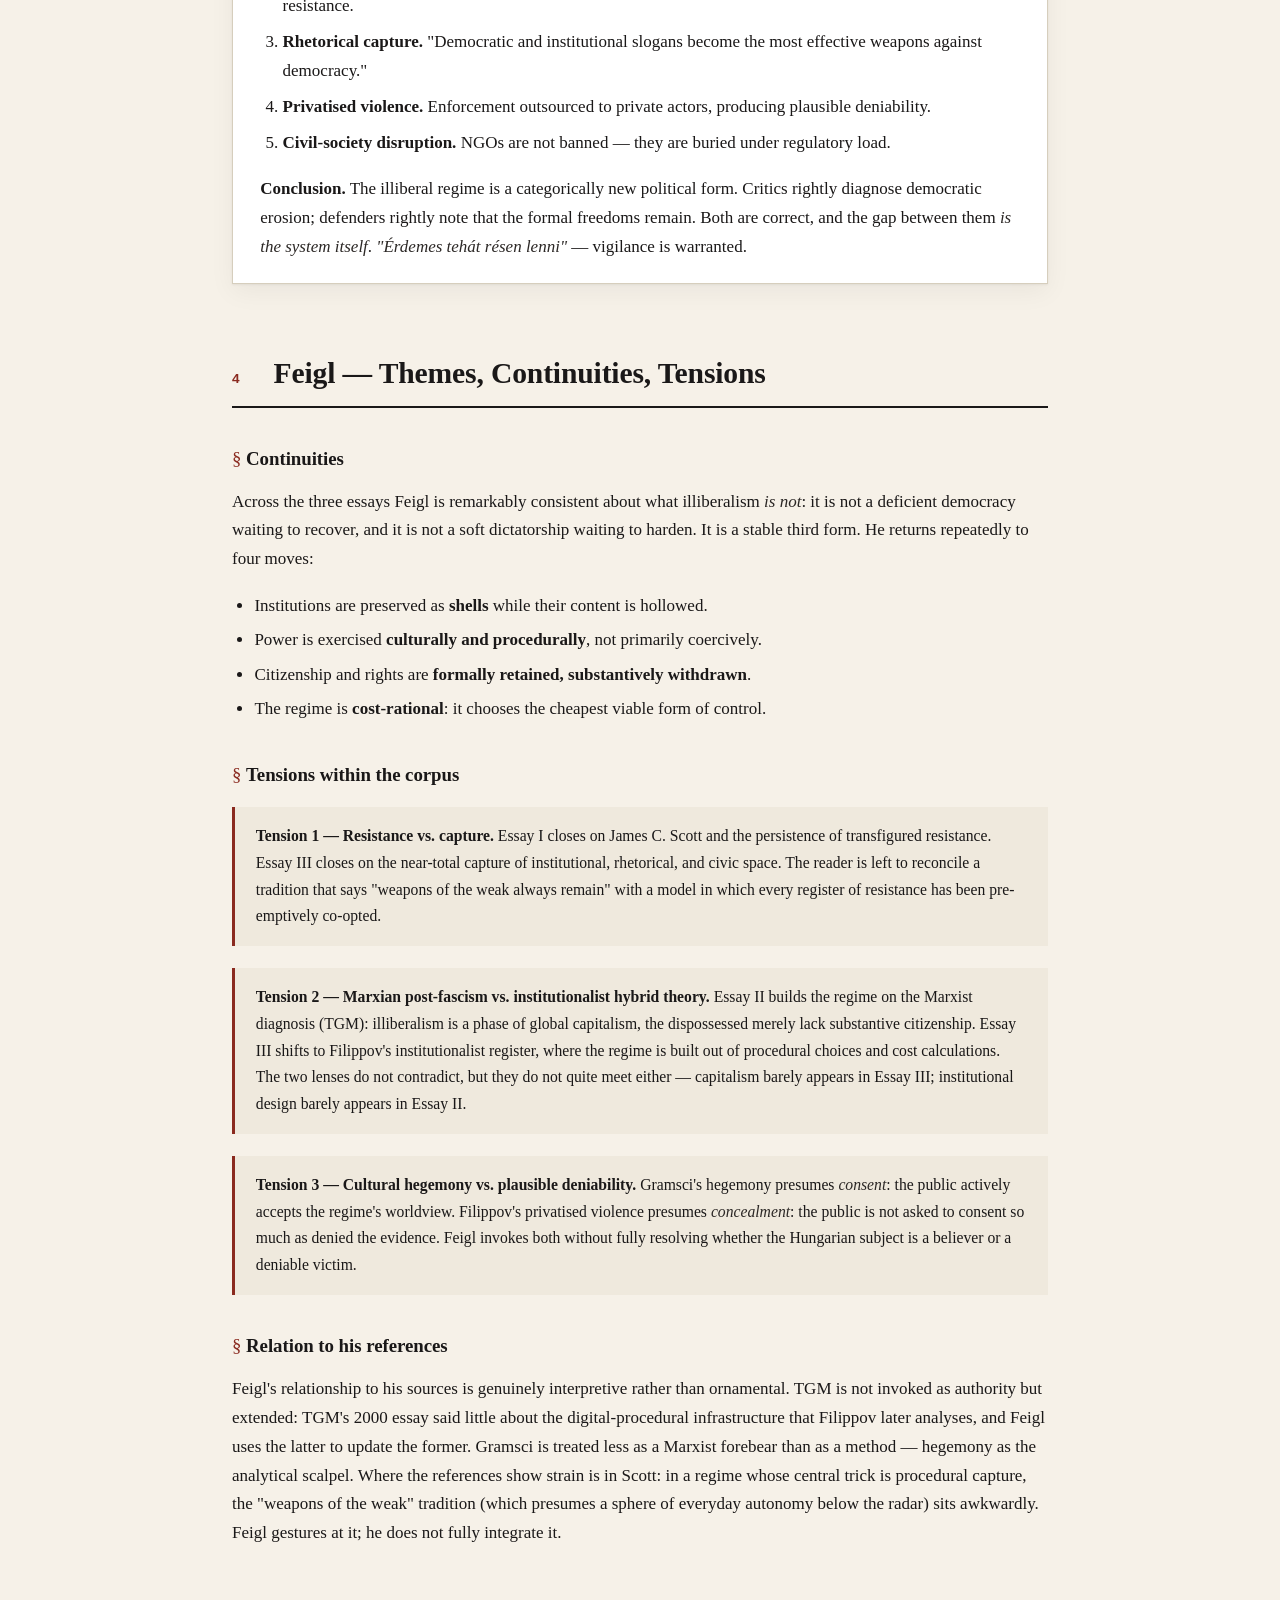
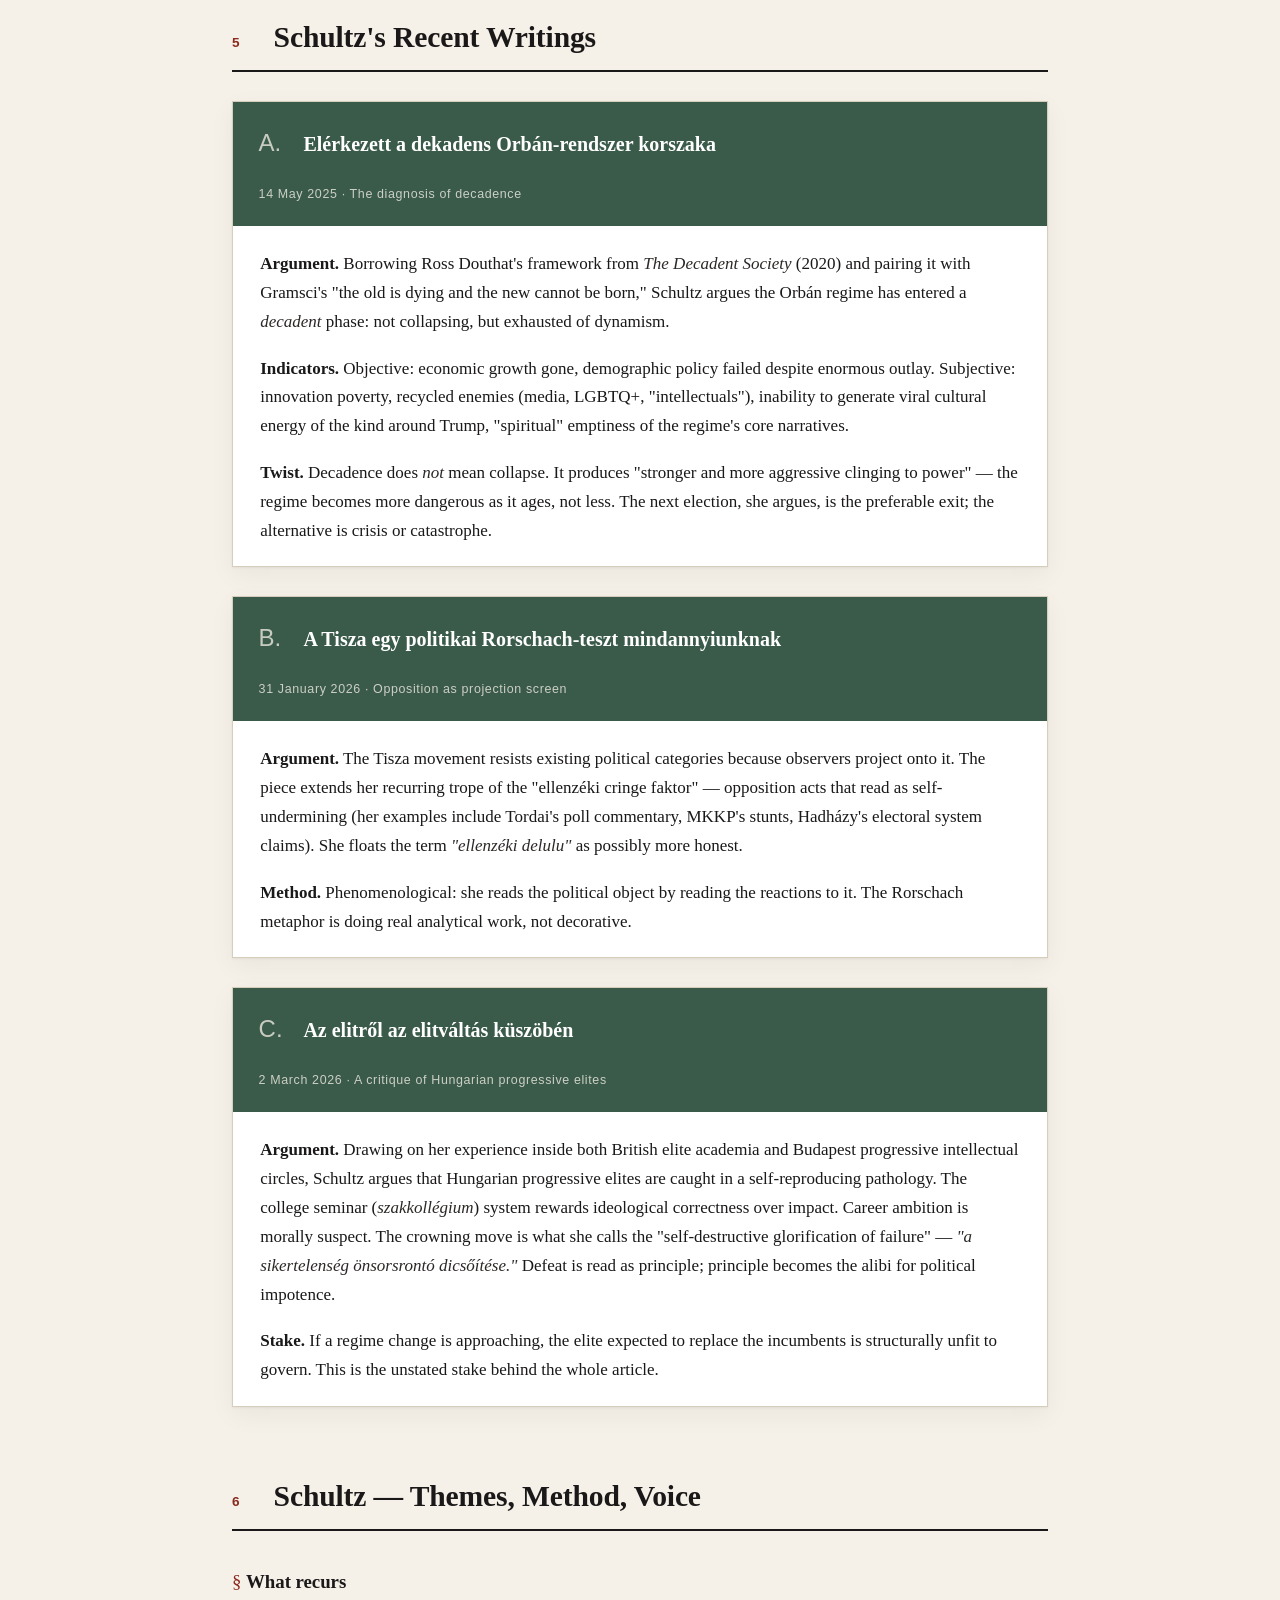
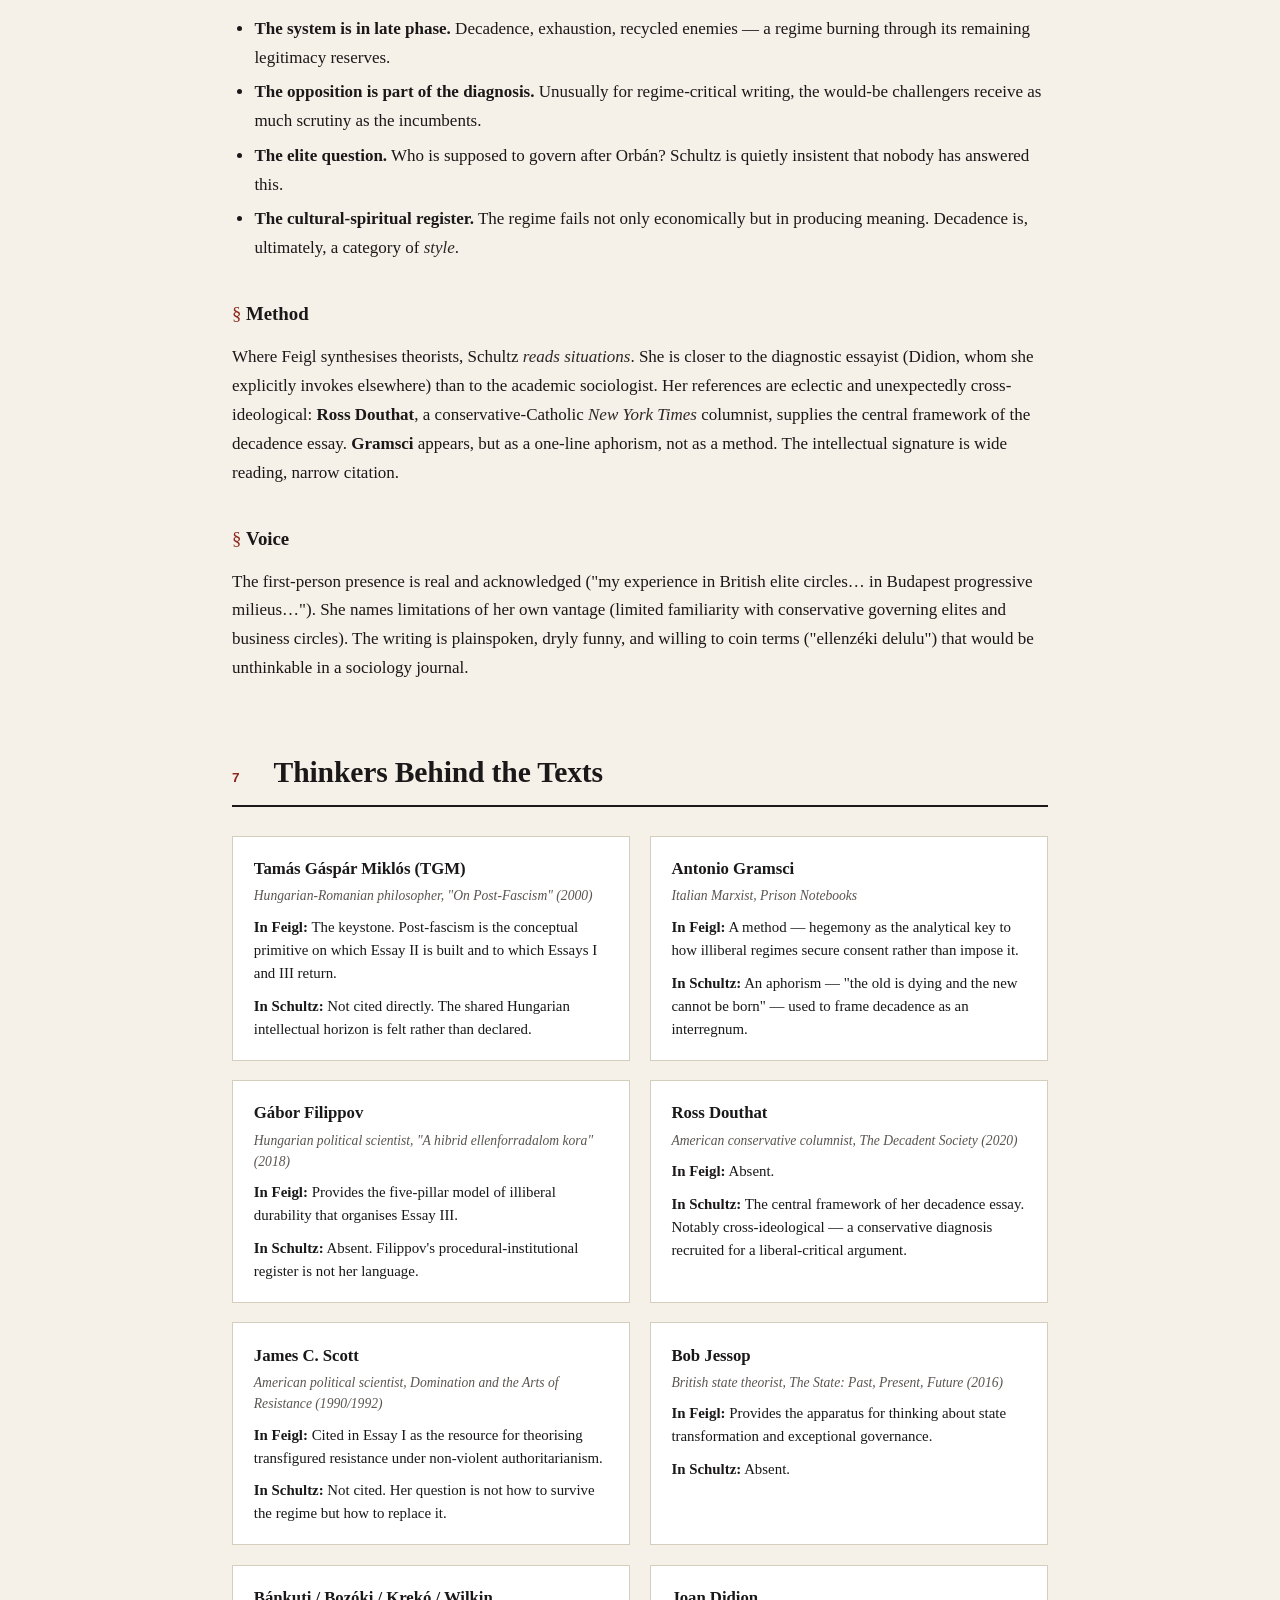
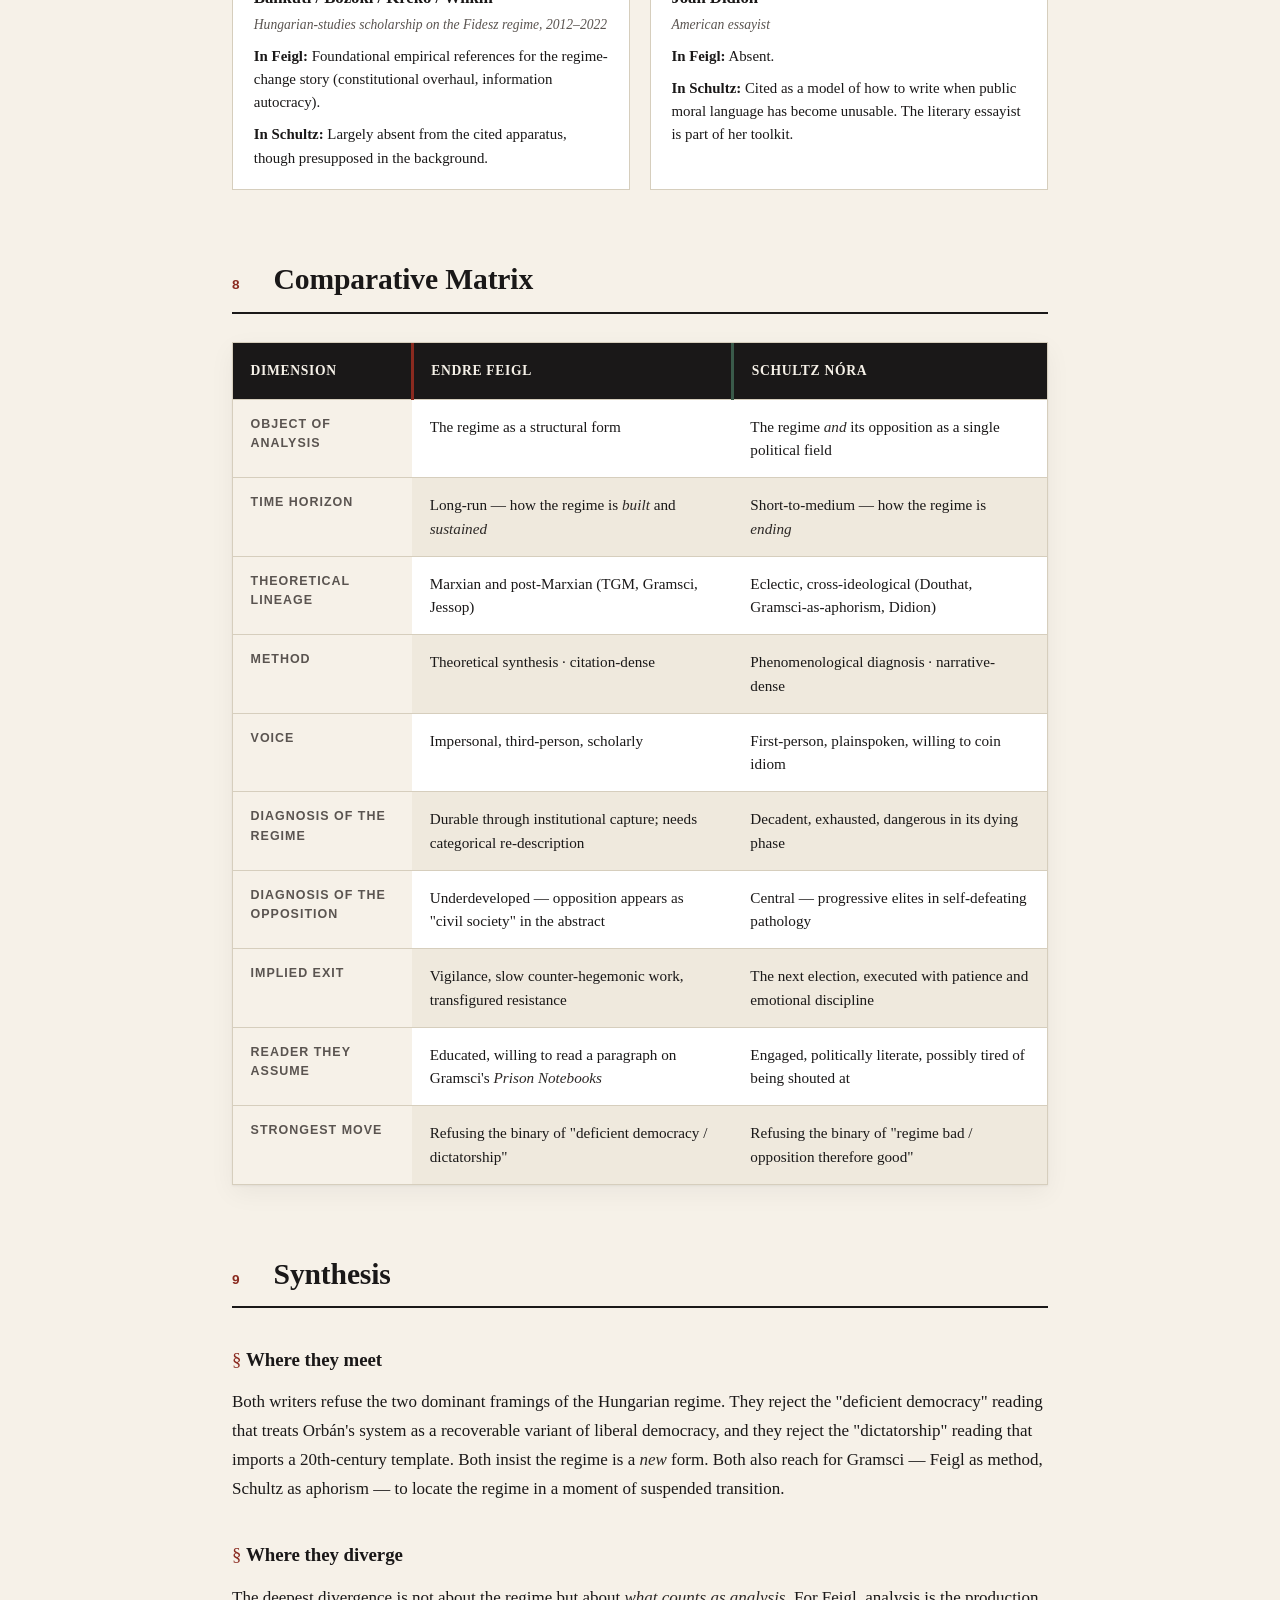
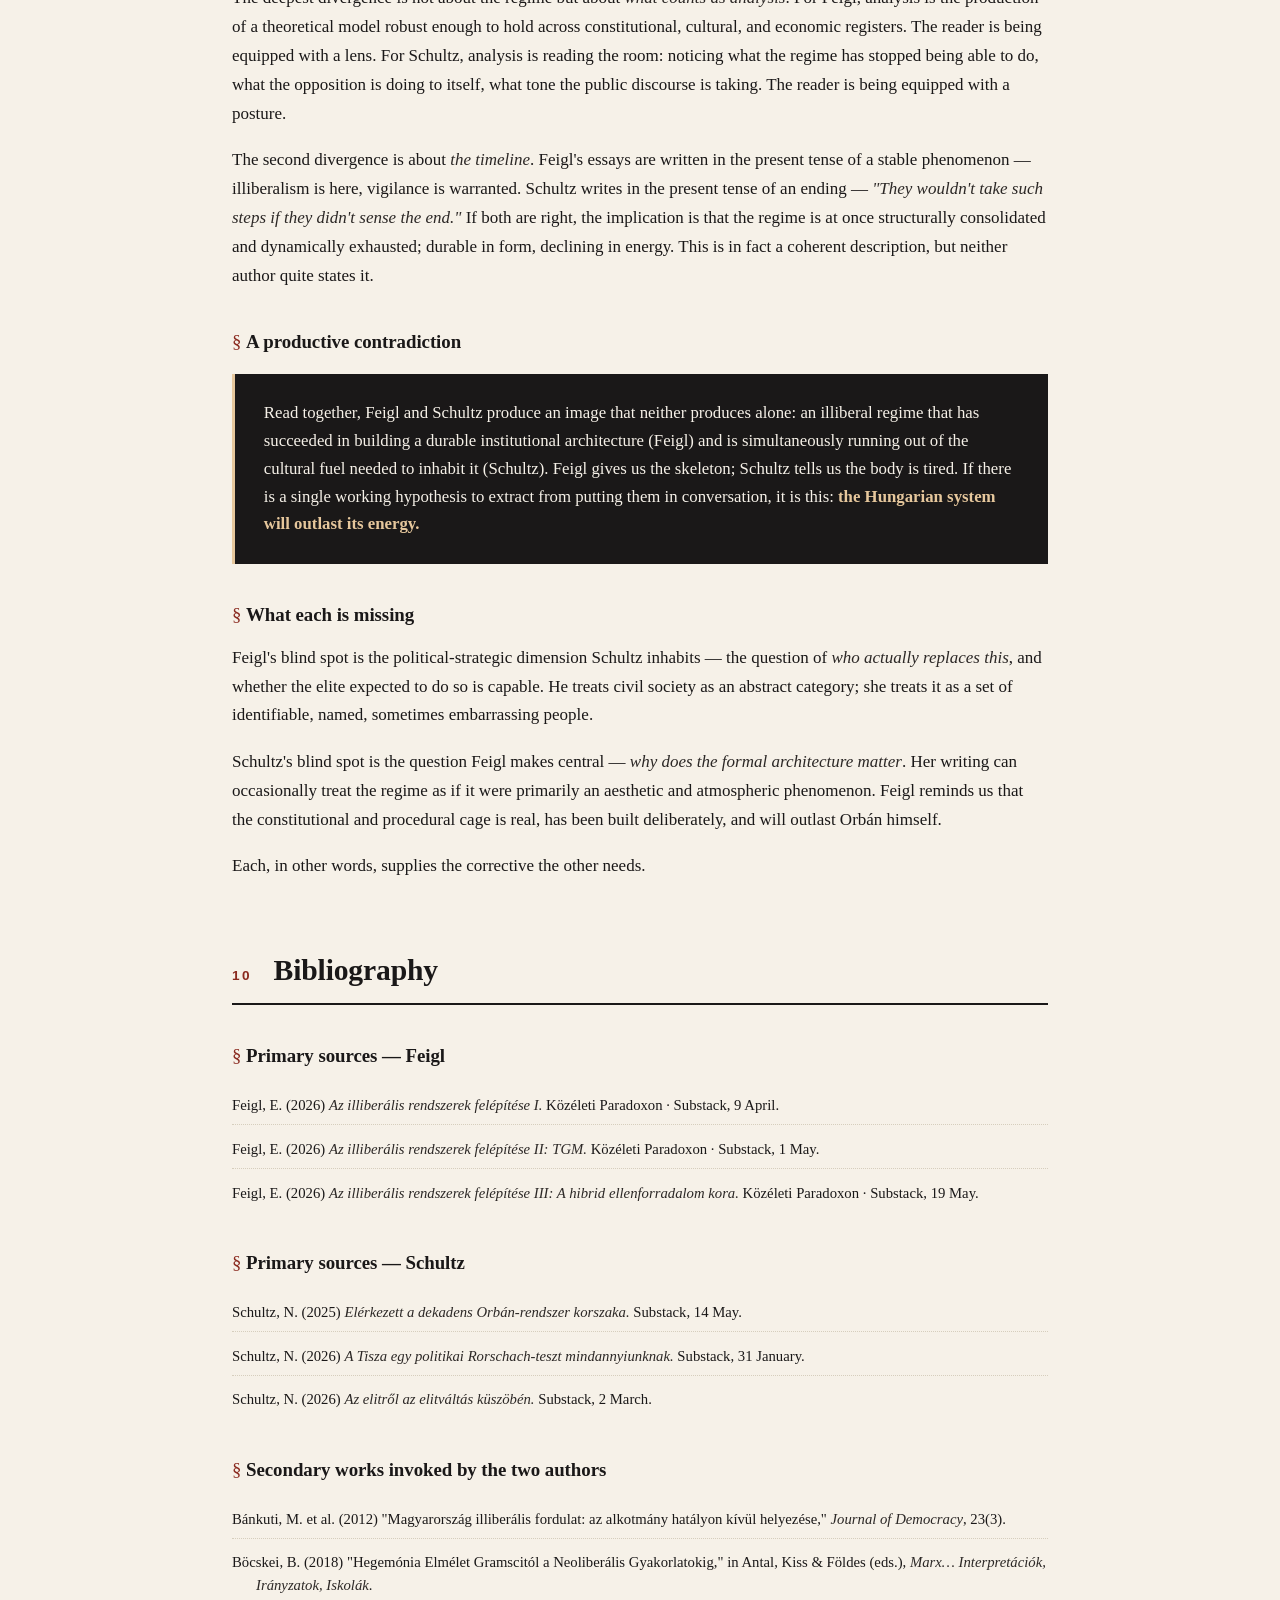
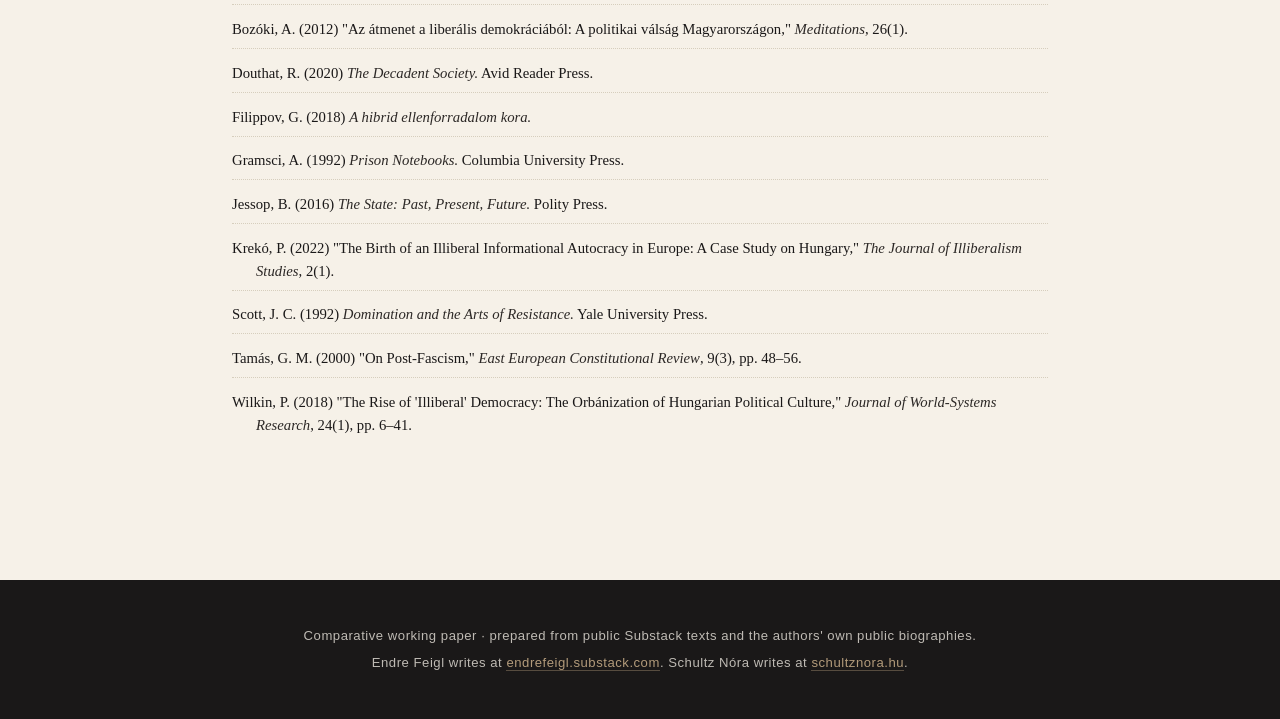
<file: feigl-schultz-comparative/index.html>
<!DOCTYPE html>
<html lang="en">
<head>
<meta charset="UTF-8">
<meta name="viewport" content="width=device-width, initial-scale=1.0">
<title>Diagnosing the Hungarian Regime — A Comparative Reading of Endre Feigl and Schultz Nóra</title>
<link rel="stylesheet" href="styles.css">
</head>
<body>

<header class="masthead">
    <div class="masthead-inner">
        <p class="kicker">Comparative Political Sociology · Working Paper</p>
        <h1>Diagnosing the Hungarian Regime</h1>
        <p class="subtitle">A comparative reading of <span class="author-name">Endre Feigl</span> and <span class="author-name">Schultz Nóra</span> — two emerging public voices on illiberalism, hegemony, and the late phase of the Orbán system</p>
        <div class="meta-line">
            <span>Subject corpus: 3 publications by Feigl · 3 representative pieces by Schultz</span>
            <span>·</span>
            <span>Period covered: 2025–2026</span>
        </div>
    </div>
</header>

<nav class="toc" aria-label="Table of contents">
    <ol>
        <li><a href="#introduction">1. Introduction</a></li>
        <li><a href="#authors">2. The Two Voices</a></li>
        <li><a href="#feigl-corpus">3. Feigl's Three Publications</a></li>
        <li><a href="#feigl-synthesis">4. Feigl — Themes, Continuities, Tensions</a></li>
        <li><a href="#schultz-corpus">5. Schultz's Recent Writings</a></li>
        <li><a href="#schultz-synthesis">6. Schultz — Themes, Method, Voice</a></li>
        <li><a href="#references">7. Thinkers Behind the Texts</a></li>
        <li><a href="#comparison">8. Comparative Matrix</a></li>
        <li><a href="#synthesis">9. Synthesis</a></li>
        <li><a href="#bibliography">10. Bibliography</a></li>
    </ol>
</nav>

<main>

<!-- ============================================== -->
<section id="introduction" class="section">
<h2><span class="numeral">1</span>Introduction</h2>
<p class="lead">Two writers, born of different intellectual traditions, have lately turned their attention to the same object: the Hungarian regime as it enters its third decade. <strong>Endre Feigl</strong>, writing under the byline <em>Közéleti Paradoxon</em>, approaches it as a sociologist building a theoretical model of illiberalism out of the materials of post-Marxist political theory. <strong>Schultz Nóra</strong>, trained at Cambridge and the LSE, approaches it as a political analyst diagnosing not only the regime but the failing antibodies around it.</p>
<p>This paper places their work side by side. It treats their writing as a single conversation taking place across separate Substack feeds — about what illiberalism <em>is</em>, what it <em>does</em>, and what comes <em>after</em>. The aim is not to adjudicate between them, but to surface what each sees, what each misses, and what their convergences and divergences tell us about the contemporary diagnosis of the Orbán system.</p>
</section>

<!-- ============================================== -->
<section id="authors" class="section two-col">
    <div class="profile-card">
        <p class="profile-label">Author A</p>
        <h3>Endre Feigl</h3>
        <p class="profile-tag">Sociologist · Közéleti Paradoxon</p>
        <p>Feigl writes a deliberately scholarly Substack series. His method is the synthesis essay: marshalling political theorists — Gramsci, TGM, Jessop, James C. Scott — to produce a structural account of how illiberal systems are built, sustained, and resisted. His <em>"Az illiberális rendszerek felépítése"</em> series (currently three parts) reads as if drafted for a doctoral seminar before being lifted onto Substack.</p>
        <p>Stance: regime-critical, but at one remove from day-to-day politics. His addressee is the educated reader who wants the mechanism, not the headline.</p>
    </div>
    <div class="profile-card">
        <p class="profile-label">Author B</p>
        <h3>Schultz Nóra</h3>
        <p class="profile-tag">Political analyst · podcaster · LSE / Cambridge</p>
        <p>Schultz holds a degree in Human, Social and Political Sciences from Cambridge and an MSc in Political Theory from the LSE. Gold medallist of the 2017 Philosophy Student Olympiad. Five years as podcaster (<em>Belépési Küszöb</em>) and now an independent analyst with bylines in <em>The Guardian</em>, <em>HVG</em>, <em>24.hu</em>, <em>The Washington Post</em>.</p>
        <p>Stance: regime-critical, but unwilling to spare the opposition. Her Substack functions as a running diagnostic of both the system and its would-be challengers — what she has called the <em>"ellenzéki cringe faktor."</em></p>
    </div>
</section>

<!-- ============================================== -->
<section id="feigl-corpus" class="section">
<h2><span class="numeral">3</span>Feigl's Three Publications</h2>

<article class="paper-card">
    <header class="paper-header">
        <p class="paper-number">I.</p>
        <h3>Az illiberális rendszerek felépítése I.</h3>
        <p class="paper-meta">Published 9 April 2026 · Foundational essay of the series</p>
    </header>
    <div class="paper-body">
        <p><strong>Argument.</strong> Illiberal democracies are neither failed democracies nor recurrences of classical dictatorship. They preserve the formal architecture of democratic institutions while emptying out their substantive content — "the content of checks and balances, constitutional self-restraint, pluralistic competition and legal equality gradually empties out." Civil society is constrained not by terror but by resource starvation and administrative burden, producing what Feigl calls an <em>asymmetric power environment</em>.</p>
        <p><strong>Framework.</strong> Four-cornered theoretical foundation:</p>
        <ul class="key-points">
            <li><strong>TGM's post-fascism</strong> — to distinguish contemporary authoritarianism from the historical variety.</li>
            <li><strong>Gramsci's hegemony</strong> — to show how domination operates through cultural consensus, not only coercion.</li>
            <li><strong>Bob Jessop's state theory</strong> — to analyse exceptional governance and state transformation.</li>
            <li><strong>James C. Scott's "weapons of the weak"</strong> — to model the transformed repertoires of resistance.</li>
        </ul>
        <p><strong>Conclusion.</strong> A serious analysis of illiberalism must run simultaneously across constitutional, political, economic, cultural, and social-movement registers. Resistance remains possible, but only in transfigured form.</p>
    </div>
</article>

<article class="paper-card">
    <header class="paper-header">
        <p class="paper-number">II.</p>
        <h3>Az illiberális rendszerek felépítése II: TGM</h3>
        <p class="paper-meta">Published 1 May 2026 · Deep reading of Tamás Gáspár Miklós</p>
    </header>
    <div class="paper-body">
        <p><strong>Argument.</strong> Post-fascism, after TGM, is "political systems, practices, routines and ideologies" that retain democratic institutional form while pursuing authoritarian organisation, comfortably nested inside global capitalism. Its central operation is the <em>uncoupling of citizenship from human dignity</em> — a reversal of the Enlightenment universalisation of the citizen.</p>
        <p><strong>Mechanism.</strong> The regime divides populations into the "homogeneous productive" (labour, order, reproduction, health) and the "heterogeneous expendable." For the latter, formal citizenship persists but is hollowed of substantive rights. Crucially, no dramatic violence is required; <em>neglect suffices</em>.</p>
        <p><strong>Citation density.</strong> Unusually for the series, this essay is built on a single foundational text: TGM (2000), <em>On Post-Fascism</em>, <em>East European Constitutional Review</em>. The piece is essentially an extended commentary.</p>
    </div>
</article>

<article class="paper-card">
    <header class="paper-header">
        <p class="paper-number">III.</p>
        <h3>Az illiberális rendszerek felépítése III: A hibrid ellenforradalom kora</h3>
        <p class="paper-meta">Published 19 May 2026 · Filippov and the mechanics of durability</p>
    </header>
    <div class="paper-body">
        <p><strong>Argument.</strong> Through Gábor Filippov's framework of the "hybrid counter-revolution," Feigl identifies five mechanisms that make modern illiberal regimes durable in a way 20th-century autocracies were not:</p>
        <ol class="pillars">
            <li><strong>Cost avoidance.</strong> Open repression is expensive; selective restriction is cheap.</li>
            <li><strong>Institutional weaponisation.</strong> Democratic procedure generates the very compliance that suppresses resistance.</li>
            <li><strong>Rhetorical capture.</strong> "Democratic and institutional slogans become the most effective weapons against democracy."</li>
            <li><strong>Privatised violence.</strong> Enforcement outsourced to private actors, producing plausible deniability.</li>
            <li><strong>Civil-society disruption.</strong> NGOs are not banned — they are buried under regulatory load.</li>
        </ol>
        <p><strong>Conclusion.</strong> The illiberal regime is a categorically new political form. Critics rightly diagnose democratic erosion; defenders rightly note that the formal freedoms remain. Both are correct, and the gap between them <em>is the system itself</em>. <em>"Érdemes tehát résen lenni"</em> — vigilance is warranted.</p>
    </div>
</article>

</section>

<!-- ============================================== -->
<section id="feigl-synthesis" class="section">
<h2><span class="numeral">4</span>Feigl — Themes, Continuities, Tensions</h2>

<h3 class="sub">Continuities</h3>
<p>Across the three essays Feigl is remarkably consistent about what illiberalism <em>is not</em>: it is not a deficient democracy waiting to recover, and it is not a soft dictatorship waiting to harden. It is a stable third form. He returns repeatedly to four moves:</p>
<ul>
    <li>Institutions are preserved as <strong>shells</strong> while their content is hollowed.</li>
    <li>Power is exercised <strong>culturally and procedurally</strong>, not primarily coercively.</li>
    <li>Citizenship and rights are <strong>formally retained, substantively withdrawn</strong>.</li>
    <li>The regime is <strong>cost-rational</strong>: it chooses the cheapest viable form of control.</li>
</ul>

<h3 class="sub">Tensions within the corpus</h3>
<div class="callout">
    <p><strong>Tension 1 — Resistance vs. capture.</strong> Essay I closes on James C. Scott and the persistence of transfigured resistance. Essay III closes on the near-total capture of institutional, rhetorical, and civic space. The reader is left to reconcile a tradition that says "weapons of the weak always remain" with a model in which every register of resistance has been pre-emptively co-opted.</p>
</div>
<div class="callout">
    <p><strong>Tension 2 — Marxian post-fascism vs. institutionalist hybrid theory.</strong> Essay II builds the regime on the Marxist diagnosis (TGM): illiberalism is a phase of global capitalism, the dispossessed merely lack substantive citizenship. Essay III shifts to Filippov's institutionalist register, where the regime is built out of procedural choices and cost calculations. The two lenses do not contradict, but they do not quite meet either — capitalism barely appears in Essay III; institutional design barely appears in Essay II.</p>
</div>
<div class="callout">
    <p><strong>Tension 3 — Cultural hegemony vs. plausible deniability.</strong> Gramsci's hegemony presumes <em>consent</em>: the public actively accepts the regime's worldview. Filippov's privatised violence presumes <em>concealment</em>: the public is not asked to consent so much as denied the evidence. Feigl invokes both without fully resolving whether the Hungarian subject is a believer or a deniable victim.</p>
</div>

<h3 class="sub">Relation to his references</h3>
<p>Feigl's relationship to his sources is genuinely interpretive rather than ornamental. TGM is not invoked as authority but extended: TGM's 2000 essay said little about the digital-procedural infrastructure that Filippov later analyses, and Feigl uses the latter to update the former. Gramsci is treated less as a Marxist forebear than as a method — hegemony as the analytical scalpel. Where the references show strain is in Scott: in a regime whose central trick is procedural capture, the "weapons of the weak" tradition (which presumes a sphere of everyday autonomy below the radar) sits awkwardly. Feigl gestures at it; he does not fully integrate it.</p>
</section>

<!-- ============================================== -->
<section id="schultz-corpus" class="section">
<h2><span class="numeral">5</span>Schultz's Recent Writings</h2>

<article class="paper-card schultz">
    <header class="paper-header">
        <p class="paper-number">A.</p>
        <h3>Elérkezett a dekadens Orbán-rendszer korszaka</h3>
        <p class="paper-meta">14 May 2025 · The diagnosis of decadence</p>
    </header>
    <div class="paper-body">
        <p><strong>Argument.</strong> Borrowing Ross Douthat's framework from <em>The Decadent Society</em> (2020) and pairing it with Gramsci's "the old is dying and the new cannot be born," Schultz argues the Orbán regime has entered a <em>decadent</em> phase: not collapsing, but exhausted of dynamism.</p>
        <p><strong>Indicators.</strong> Objective: economic growth gone, demographic policy failed despite enormous outlay. Subjective: innovation poverty, recycled enemies (media, LGBTQ+, "intellectuals"), inability to generate viral cultural energy of the kind around Trump, "spiritual" emptiness of the regime's core narratives.</p>
        <p><strong>Twist.</strong> Decadence does <em>not</em> mean collapse. It produces "stronger and more aggressive clinging to power" — the regime becomes more dangerous as it ages, not less. The next election, she argues, is the preferable exit; the alternative is crisis or catastrophe.</p>
    </div>
</article>

<article class="paper-card schultz">
    <header class="paper-header">
        <p class="paper-number">B.</p>
        <h3>A Tisza egy politikai Rorschach-teszt mindannyiunknak</h3>
        <p class="paper-meta">31 January 2026 · Opposition as projection screen</p>
    </header>
    <div class="paper-body">
        <p><strong>Argument.</strong> The Tisza movement resists existing political categories because observers project onto it. The piece extends her recurring trope of the "ellenzéki cringe faktor" — opposition acts that read as self-undermining (her examples include Tordai's poll commentary, MKKP's stunts, Hadházy's electoral system claims). She floats the term <em>"ellenzéki delulu"</em> as possibly more honest.</p>
        <p><strong>Method.</strong> Phenomenological: she reads the political object by reading the reactions to it. The Rorschach metaphor is doing real analytical work, not decorative.</p>
    </div>
</article>

<article class="paper-card schultz">
    <header class="paper-header">
        <p class="paper-number">C.</p>
        <h3>Az elitről az elitváltás küszöbén</h3>
        <p class="paper-meta">2 March 2026 · A critique of Hungarian progressive elites</p>
    </header>
    <div class="paper-body">
        <p><strong>Argument.</strong> Drawing on her experience inside both British elite academia and Budapest progressive intellectual circles, Schultz argues that Hungarian progressive elites are caught in a self-reproducing pathology. The college seminar (<em>szakkollégium</em>) system rewards ideological correctness over impact. Career ambition is morally suspect. The crowning move is what she calls the "self-destructive glorification of failure" — <em>"a sikertelenség önsorsrontó dicsőítése."</em> Defeat is read as principle; principle becomes the alibi for political impotence.</p>
        <p><strong>Stake.</strong> If a regime change is approaching, the elite expected to replace the incumbents is structurally unfit to govern. This is the unstated stake behind the whole article.</p>
    </div>
</article>

</section>

<!-- ============================================== -->
<section id="schultz-synthesis" class="section">
<h2><span class="numeral">6</span>Schultz — Themes, Method, Voice</h2>

<h3 class="sub">What recurs</h3>
<ul>
    <li><strong>The system is in late phase.</strong> Decadence, exhaustion, recycled enemies — a regime burning through its remaining legitimacy reserves.</li>
    <li><strong>The opposition is part of the diagnosis.</strong> Unusually for regime-critical writing, the would-be challengers receive as much scrutiny as the incumbents.</li>
    <li><strong>The elite question.</strong> Who is supposed to govern after Orbán? Schultz is quietly insistent that nobody has answered this.</li>
    <li><strong>The cultural-spiritual register.</strong> The regime fails not only economically but in producing meaning. Decadence is, ultimately, a category of <em>style</em>.</li>
</ul>

<h3 class="sub">Method</h3>
<p>Where Feigl synthesises theorists, Schultz <em>reads situations</em>. She is closer to the diagnostic essayist (Didion, whom she explicitly invokes elsewhere) than to the academic sociologist. Her references are eclectic and unexpectedly cross-ideological: <strong>Ross Douthat</strong>, a conservative-Catholic <em>New York Times</em> columnist, supplies the central framework of the decadence essay. <strong>Gramsci</strong> appears, but as a one-line aphorism, not as a method. The intellectual signature is wide reading, narrow citation.</p>

<h3 class="sub">Voice</h3>
<p>The first-person presence is real and acknowledged ("my experience in British elite circles… in Budapest progressive milieus…"). She names limitations of her own vantage (limited familiarity with conservative governing elites and business circles). The writing is plainspoken, dryly funny, and willing to coin terms ("ellenzéki delulu") that would be unthinkable in a sociology journal.</p>
</section>

<!-- ============================================== -->
<section id="references" class="section">
<h2><span class="numeral">7</span>Thinkers Behind the Texts</h2>

<div class="ref-grid">

<div class="ref-card">
    <h4>Tamás Gáspár Miklós (TGM)</h4>
    <p class="ref-who">Hungarian-Romanian philosopher, "On Post-Fascism" (2000)</p>
    <p><strong>In Feigl:</strong> The keystone. Post-fascism is the conceptual primitive on which Essay II is built and to which Essays I and III return.</p>
    <p><strong>In Schultz:</strong> Not cited directly. The shared Hungarian intellectual horizon is felt rather than declared.</p>
</div>

<div class="ref-card">
    <h4>Antonio Gramsci</h4>
    <p class="ref-who">Italian Marxist, Prison Notebooks</p>
    <p><strong>In Feigl:</strong> A method — hegemony as the analytical key to how illiberal regimes secure consent rather than impose it.</p>
    <p><strong>In Schultz:</strong> An aphorism — "the old is dying and the new cannot be born" — used to frame decadence as an interregnum.</p>
</div>

<div class="ref-card">
    <h4>Gábor Filippov</h4>
    <p class="ref-who">Hungarian political scientist, "A hibrid ellenforradalom kora" (2018)</p>
    <p><strong>In Feigl:</strong> Provides the five-pillar model of illiberal durability that organises Essay III.</p>
    <p><strong>In Schultz:</strong> Absent. Filippov's procedural-institutional register is not her language.</p>
</div>

<div class="ref-card">
    <h4>Ross Douthat</h4>
    <p class="ref-who">American conservative columnist, The Decadent Society (2020)</p>
    <p><strong>In Feigl:</strong> Absent.</p>
    <p><strong>In Schultz:</strong> The central framework of her decadence essay. Notably cross-ideological — a conservative diagnosis recruited for a liberal-critical argument.</p>
</div>

<div class="ref-card">
    <h4>James C. Scott</h4>
    <p class="ref-who">American political scientist, Domination and the Arts of Resistance (1990/1992)</p>
    <p><strong>In Feigl:</strong> Cited in Essay I as the resource for theorising transfigured resistance under non-violent authoritarianism.</p>
    <p><strong>In Schultz:</strong> Not cited. Her question is not how to survive the regime but how to replace it.</p>
</div>

<div class="ref-card">
    <h4>Bob Jessop</h4>
    <p class="ref-who">British state theorist, The State: Past, Present, Future (2016)</p>
    <p><strong>In Feigl:</strong> Provides the apparatus for thinking about state transformation and exceptional governance.</p>
    <p><strong>In Schultz:</strong> Absent.</p>
</div>

<div class="ref-card">
    <h4>Bánkuti / Bozóki / Krekó / Wilkin</h4>
    <p class="ref-who">Hungarian-studies scholarship on the Fidesz regime, 2012–2022</p>
    <p><strong>In Feigl:</strong> Foundational empirical references for the regime-change story (constitutional overhaul, information autocracy).</p>
    <p><strong>In Schultz:</strong> Largely absent from the cited apparatus, though presupposed in the background.</p>
</div>

<div class="ref-card">
    <h4>Joan Didion</h4>
    <p class="ref-who">American essayist</p>
    <p><strong>In Feigl:</strong> Absent.</p>
    <p><strong>In Schultz:</strong> Cited as a model of how to write when public moral language has become unusable. The literary essayist is part of her toolkit.</p>
</div>

</div>
</section>

<!-- ============================================== -->
<section id="comparison" class="section">
<h2><span class="numeral">8</span>Comparative Matrix</h2>

<div class="matrix-wrapper">
<table class="comparison-table">
<thead>
<tr>
    <th>Dimension</th>
    <th>Endre Feigl</th>
    <th>Schultz Nóra</th>
</tr>
</thead>
<tbody>
<tr>
    <td class="dim">Object of analysis</td>
    <td>The regime as a structural form</td>
    <td>The regime <em>and</em> its opposition as a single political field</td>
</tr>
<tr>
    <td class="dim">Time horizon</td>
    <td>Long-run — how the regime is <em>built</em> and <em>sustained</em></td>
    <td>Short-to-medium — how the regime is <em>ending</em></td>
</tr>
<tr>
    <td class="dim">Theoretical lineage</td>
    <td>Marxian and post-Marxian (TGM, Gramsci, Jessop)</td>
    <td>Eclectic, cross-ideological (Douthat, Gramsci-as-aphorism, Didion)</td>
</tr>
<tr>
    <td class="dim">Method</td>
    <td>Theoretical synthesis · citation-dense</td>
    <td>Phenomenological diagnosis · narrative-dense</td>
</tr>
<tr>
    <td class="dim">Voice</td>
    <td>Impersonal, third-person, scholarly</td>
    <td>First-person, plainspoken, willing to coin idiom</td>
</tr>
<tr>
    <td class="dim">Diagnosis of the regime</td>
    <td>Durable through institutional capture; needs categorical re-description</td>
    <td>Decadent, exhausted, dangerous in its dying phase</td>
</tr>
<tr>
    <td class="dim">Diagnosis of the opposition</td>
    <td>Underdeveloped — opposition appears as "civil society" in the abstract</td>
    <td>Central — progressive elites in self-defeating pathology</td>
</tr>
<tr>
    <td class="dim">Implied exit</td>
    <td>Vigilance, slow counter-hegemonic work, transfigured resistance</td>
    <td>The next election, executed with patience and emotional discipline</td>
</tr>
<tr>
    <td class="dim">Reader they assume</td>
    <td>Educated, willing to read a paragraph on Gramsci's <em>Prison Notebooks</em></td>
    <td>Engaged, politically literate, possibly tired of being shouted at</td>
</tr>
<tr>
    <td class="dim">Strongest move</td>
    <td>Refusing the binary of "deficient democracy / dictatorship"</td>
    <td>Refusing the binary of "regime bad / opposition therefore good"</td>
</tr>
</tbody>
</table>
</div>
</section>

<!-- ============================================== -->
<section id="synthesis" class="section">
<h2><span class="numeral">9</span>Synthesis</h2>

<h3 class="sub">Where they meet</h3>
<p>Both writers refuse the two dominant framings of the Hungarian regime. They reject the "deficient democracy" reading that treats Orbán's system as a recoverable variant of liberal democracy, and they reject the "dictatorship" reading that imports a 20th-century template. Both insist the regime is a <em>new</em> form. Both also reach for Gramsci — Feigl as method, Schultz as aphorism — to locate the regime in a moment of suspended transition.</p>

<h3 class="sub">Where they diverge</h3>
<p>The deepest divergence is not about the regime but about <em>what counts as analysis</em>. For Feigl, analysis is the production of a theoretical model robust enough to hold across constitutional, cultural, and economic registers. The reader is being equipped with a lens. For Schultz, analysis is reading the room: noticing what the regime has stopped being able to do, what the opposition is doing to itself, what tone the public discourse is taking. The reader is being equipped with a posture.</p>
<p>The second divergence is about <em>the timeline</em>. Feigl's essays are written in the present tense of a stable phenomenon — illiberalism is here, vigilance is warranted. Schultz writes in the present tense of an ending — <em>"They wouldn't take such steps if they didn't sense the end."</em> If both are right, the implication is that the regime is at once structurally consolidated and dynamically exhausted; durable in form, declining in energy. This is in fact a coherent description, but neither author quite states it.</p>

<h3 class="sub">A productive contradiction</h3>
<div class="callout big">
    <p>Read together, Feigl and Schultz produce an image that neither produces alone: an illiberal regime that has succeeded in building a durable institutional architecture (Feigl) and is simultaneously running out of the cultural fuel needed to inhabit it (Schultz). Feigl gives us the skeleton; Schultz tells us the body is tired. If there is a single working hypothesis to extract from putting them in conversation, it is this: <strong>the Hungarian system will outlast its energy.</strong></p>
</div>

<h3 class="sub">What each is missing</h3>
<p>Feigl's blind spot is the political-strategic dimension Schultz inhabits — the question of <em>who actually replaces this</em>, and whether the elite expected to do so is capable. He treats civil society as an abstract category; she treats it as a set of identifiable, named, sometimes embarrassing people.</p>
<p>Schultz's blind spot is the question Feigl makes central — <em>why does the formal architecture matter</em>. Her writing can occasionally treat the regime as if it were primarily an aesthetic and atmospheric phenomenon. Feigl reminds us that the constitutional and procedural cage is real, has been built deliberately, and will outlast Orbán himself.</p>
<p>Each, in other words, supplies the corrective the other needs.</p>
</section>

<!-- ============================================== -->
<section id="bibliography" class="section">
<h2><span class="numeral">10</span>Bibliography</h2>

<h3 class="sub">Primary sources — Feigl</h3>
<ul class="biblio">
    <li>Feigl, E. (2026) <em>Az illiberális rendszerek felépítése I.</em> Közéleti Paradoxon · Substack, 9 April.</li>
    <li>Feigl, E. (2026) <em>Az illiberális rendszerek felépítése II: TGM.</em> Közéleti Paradoxon · Substack, 1 May.</li>
    <li>Feigl, E. (2026) <em>Az illiberális rendszerek felépítése III: A hibrid ellenforradalom kora.</em> Közéleti Paradoxon · Substack, 19 May.</li>
</ul>

<h3 class="sub">Primary sources — Schultz</h3>
<ul class="biblio">
    <li>Schultz, N. (2025) <em>Elérkezett a dekadens Orbán-rendszer korszaka.</em> Substack, 14 May.</li>
    <li>Schultz, N. (2026) <em>A Tisza egy politikai Rorschach-teszt mindannyiunknak.</em> Substack, 31 January.</li>
    <li>Schultz, N. (2026) <em>Az elitről az elitváltás küszöbén.</em> Substack, 2 March.</li>
</ul>

<h3 class="sub">Secondary works invoked by the two authors</h3>
<ul class="biblio">
    <li>Bánkuti, M. et al. (2012) "Magyarország illiberális fordulat: az alkotmány hatályon kívül helyezése," <em>Journal of Democracy</em>, 23(3).</li>
    <li>Böcskei, B. (2018) "Hegemónia Elmélet Gramscitól a Neoliberális Gyakorlatokig," in Antal, Kiss &amp; Földes (eds.), <em>Marx… Interpretációk, Irányzatok, Iskolák</em>.</li>
    <li>Bozóki, A. (2012) "Az átmenet a liberális demokráciából: A politikai válság Magyarországon," <em>Meditations</em>, 26(1).</li>
    <li>Douthat, R. (2020) <em>The Decadent Society.</em> Avid Reader Press.</li>
    <li>Filippov, G. (2018) <em>A hibrid ellenforradalom kora.</em></li>
    <li>Gramsci, A. (1992) <em>Prison Notebooks.</em> Columbia University Press.</li>
    <li>Jessop, B. (2016) <em>The State: Past, Present, Future.</em> Polity Press.</li>
    <li>Krekó, P. (2022) "The Birth of an Illiberal Informational Autocracy in Europe: A Case Study on Hungary," <em>The Journal of Illiberalism Studies</em>, 2(1).</li>
    <li>Scott, J. C. (1992) <em>Domination and the Arts of Resistance.</em> Yale University Press.</li>
    <li>Tamás, G. M. (2000) "On Post-Fascism," <em>East European Constitutional Review</em>, 9(3), pp. 48–56.</li>
    <li>Wilkin, P. (2018) "The Rise of 'Illiberal' Democracy: The Orbánization of Hungarian Political Culture," <em>Journal of World-Systems Research</em>, 24(1), pp. 6–41.</li>
</ul>
</section>

</main>

<footer class="colophon">
    <p>Comparative working paper · prepared from public Substack texts and the authors' own public biographies.</p>
    <p>Endre Feigl writes at <a href="https://endrefeigl.substack.com/">endrefeigl.substack.com</a>. Schultz Nóra writes at <a href="https://www.schultznora.hu/">schultznora.hu</a>.</p>
</footer>

</body>
</html>
</file>
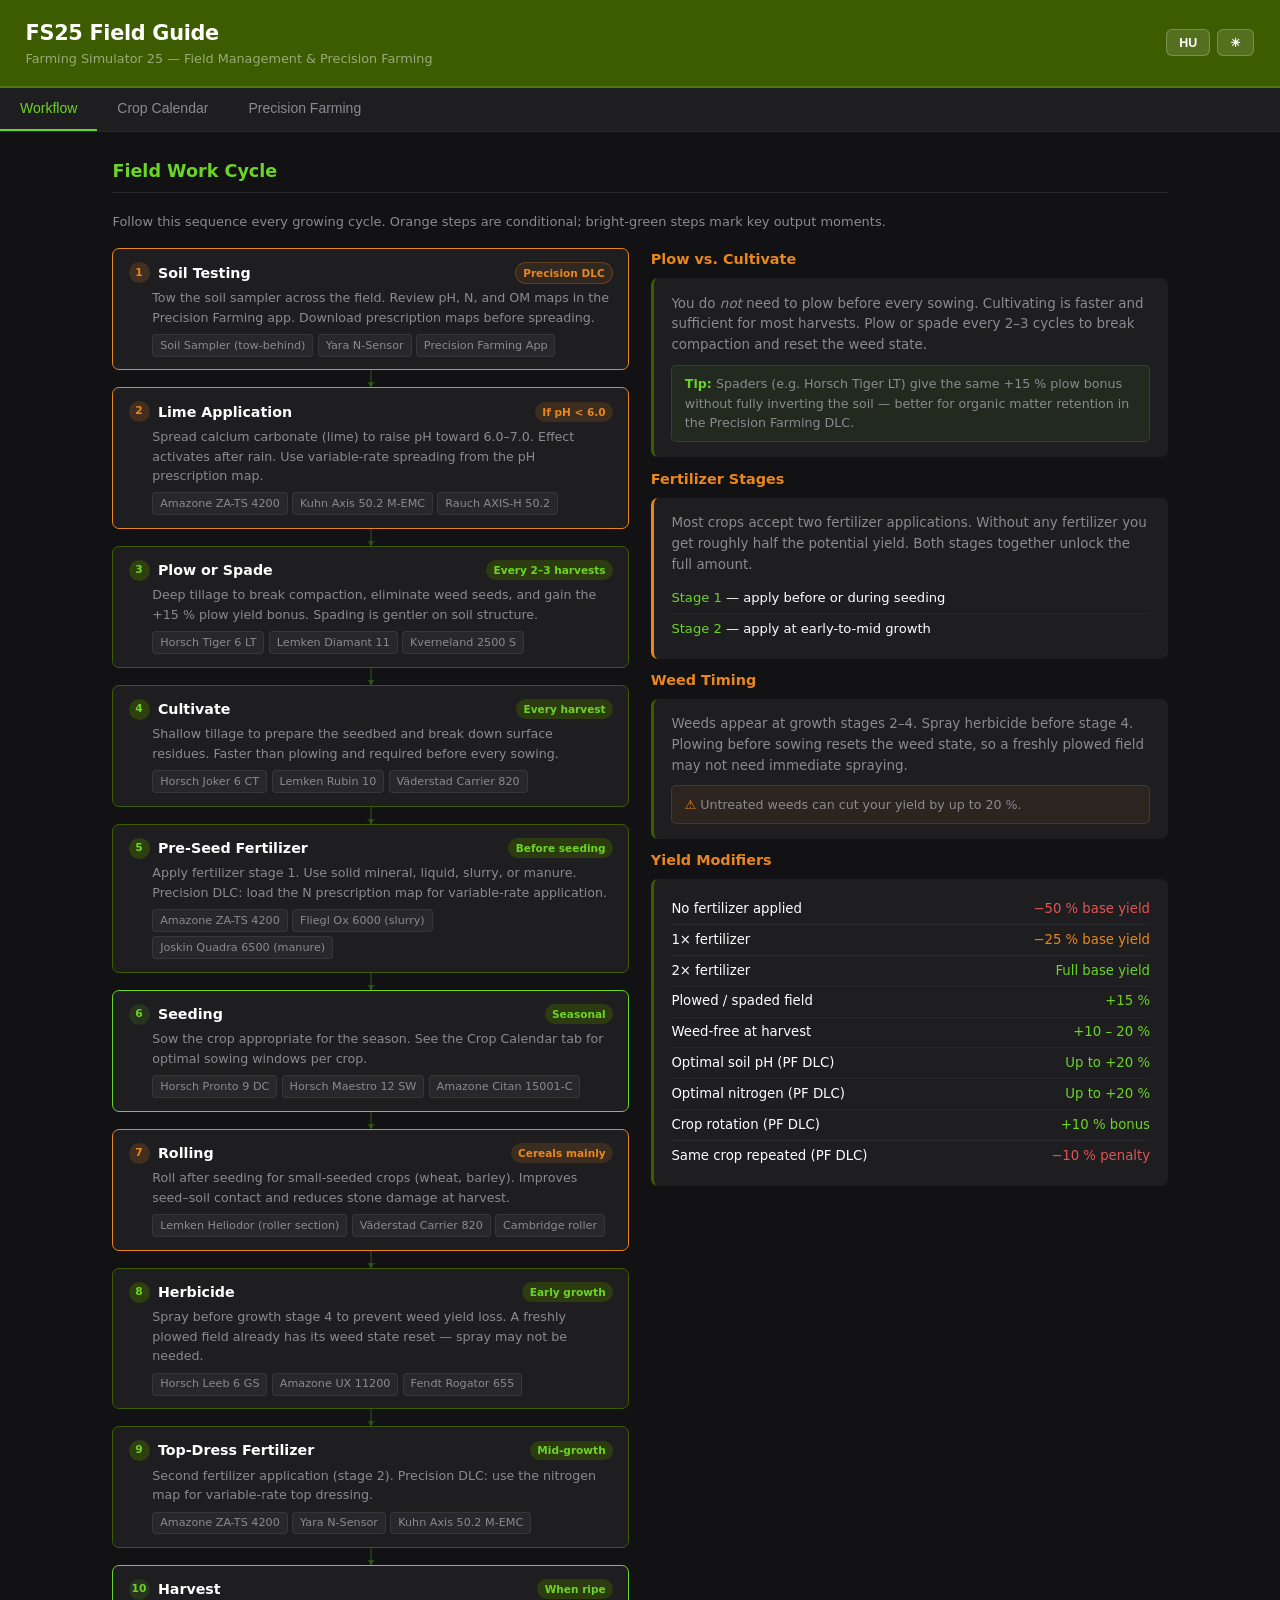
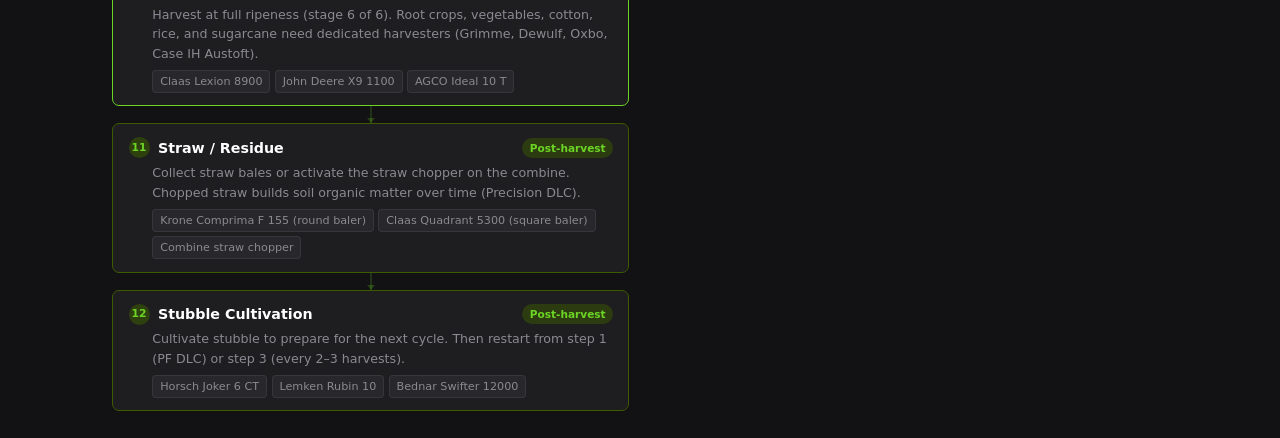
<file: fs25-guide/index.html>
<!DOCTYPE html>
<html lang="en">
<head>
<meta charset="UTF-8">
<meta name="viewport" content="width=device-width, initial-scale=1.0">
<title>FS25 Field Guide</title>
<style>
:root {
    --bg:     #121113;
    --sf:     #1e1d20;
    --sf2:    #28272b;
    --gd:     #3D5C00;
    --gl:     #6BD425;
    --or:     #E8871E;
    --tx:     #FFFFFF;
    --mu:     #8a8a90;
    --dg:     #e05555;
    --bdr:    rgba(255,255,255,.07);
    --szn-wi: #182537;
    --szn-sp: #172b10;
    --szn-su: #272100;
    --szn-au: #271600;
}
body.light {
    --bg:     #f2f1ec;
    --sf:     #ffffff;
    --sf2:    #eae8e1;
    --gd:     #3D5C00;
    --gl:     #3b7a00;
    --or:     #c46a14;
    --tx:     #18171a;
    --mu:     #5c5c63;
    --dg:     #c03535;
    --bdr:    rgba(0,0,0,.09);
    --szn-wi: rgba(80,120,200,.12);
    --szn-sp: rgba(61,92,0,.1);
    --szn-su: rgba(200,160,0,.1);
    --szn-au: rgba(200,90,0,.1);
}

*{margin:0;padding:0;box-sizing:border-box}

body {
    background:var(--bg); color:var(--tx);
    font-family:'Segoe UI',system-ui,-apple-system,sans-serif;
    font-size:15px; line-height:1.55;
    transition:background .2s,color .2s;
}

/* ── Header ── */
header {
    background:var(--gd);
    padding:1.05rem 1.6rem;
    display:flex; align-items:center; gap:.7rem;
    border-bottom:2px solid rgba(107,212,37,.25);
}
header h1{font-size:1.3rem;font-weight:700;letter-spacing:-.3px;color:#fff}
header p {color:rgba(255,255,255,.48);font-size:.8rem}
.hdr-right{margin-left:auto;display:flex;gap:.45rem;flex-shrink:0}
.hdr-btn {
    background:rgba(255,255,255,.12);
    border:1px solid rgba(255,255,255,.22);
    color:#fff; border-radius:6px;
    padding:.32rem .75rem;
    font-size:.78rem; font-weight:600;
    cursor:pointer; transition:background .15s;
}
.hdr-btn:hover{background:rgba(255,255,255,.22)}

/* ── Nav ── */
nav {
    background:var(--sf); display:flex;
    overflow-x:auto; border-bottom:1px solid var(--sf2);
    scrollbar-width:none;
}
nav::-webkit-scrollbar{display:none}
nav button {
    background:none; border:none;
    border-bottom:2px solid transparent;
    color:var(--mu); padding:.78rem 1.25rem;
    cursor:pointer; font-size:.875rem;
    white-space:nowrap; transition:color .15s;
}
nav button:hover{color:var(--tx)}
nav button.active{color:var(--gl);border-bottom-color:var(--gl)}

/* ── Layout ── */
main{max-width:1100px;margin:0 auto;padding:1.65rem 1.4rem}
.tab{display:none}
.tab.active{display:block}
h2{font-size:1.1rem;color:var(--gl);margin-bottom:1.15rem;padding-bottom:.43rem;border-bottom:1px solid var(--sf2)}
h3{font-size:.9rem;font-weight:600;color:var(--or);margin-bottom:.48rem}
.two-col{display:grid;grid-template-columns:1fr 1fr;gap:1.35rem}
@media(max-width:680px){.two-col{grid-template-columns:1fr}}

/* ── Cards ── */
.card{background:var(--sf);border-radius:7px;padding:.95rem 1.1rem;margin-bottom:.65rem}
.cg{border-left:3px solid var(--gd)}
.co{border-left:3px solid var(--or)}

/* ── Callouts ── */
.tip,.warn{border-radius:5px;padding:.52rem .78rem;font-size:.79rem;margin-top:.55rem;color:var(--mu)}
.tip {background:rgba(107,212,37,.07);border:1px solid rgba(107,212,37,.17)}
.tip  strong{color:var(--gl)}
.warn{background:rgba(232,135,30,.07);border:1px solid rgba(232,135,30,.19)}
.warn strong{color:var(--or)}

/* ── Flowchart ── */
.flow{display:flex;flex-direction:column;align-items:center}
.flow-step {
    width:100%;max-width:545px;
    background:var(--sf);
    border:1.5px solid var(--gd);
    border-radius:7px; padding:.78rem .95rem;
}
.flow-step.cond{border-color:var(--or)}
.flow-step.done{border-color:var(--gl)}

.flow-head{display:flex;align-items:center;gap:.52rem;margin-bottom:.26rem}
.flow-num {
    width:21px;height:21px;border-radius:50%;
    background:rgba(61,92,0,.55);color:var(--gl);
    font-size:.67rem;font-weight:700;
    display:flex;align-items:center;justify-content:center;flex-shrink:0;
}
.flow-step.cond .flow-num{background:rgba(232,135,30,.18);color:var(--or)}
.flow-step.done .flow-num{background:rgba(107,212,37,.13);color:var(--gl)}
.flow-title{font-weight:600;font-size:.89rem}
.flow-badge {
    margin-left:auto;flex-shrink:0;
    font-size:.66rem;font-weight:600;
    padding:.11rem .46rem;border-radius:20px;white-space:nowrap;
}
.breg {background:rgba(61,92,0,.5);   color:var(--gl)}
.bcond{background:rgba(232,135,30,.15);color:var(--or)}
.bdlc {background:rgba(232,135,30,.1);border:1px solid rgba(232,135,30,.25);color:var(--or)}

.flow-desc{font-size:.79rem;color:var(--mu);padding-left:1.48rem;margin-bottom:.42rem}
.flow-equip{display:flex;flex-wrap:wrap;gap:.28rem;padding-left:1.48rem}
.eq-chip {
    font-size:.7rem;background:var(--sf2);
    color:var(--mu);border:1px solid var(--bdr);
    border-radius:4px;padding:.11rem .43rem;
}
body.light .eq-chip{color:var(--tx)}

.flow-con{width:1.5px;height:17px;background:rgba(107,212,37,.17);position:relative}
.flow-con::after {
    content:'';position:absolute;bottom:0;left:50%;transform:translateX(-50%);
    border-left:4px solid transparent;border-right:4px solid transparent;
    border-top:5px solid rgba(107,212,37,.24);
}
body.light .flow-con{background:rgba(61,92,0,.25)}
body.light .flow-con::after{border-top-color:rgba(61,92,0,.32)}

/* ── Yield rows ── */
.yrow{display:flex;justify-content:space-between;padding:.29rem 0;border-bottom:1px solid var(--sf2);font-size:.83rem}
.yrow:last-child{border:none}
.pos{color:var(--gl)}
.neg{color:var(--dg)}
.neu{color:var(--or)}

/* ── Calendar ── */
.cal-wrap{overflow-x:auto}
.cal-table{width:100%;border-collapse:collapse;min-width:530px;font-size:.78rem}
.cal-table th{padding:.46rem .25rem;text-align:center;color:var(--mu);font-weight:600;background:var(--sf2);font-size:.73rem}
.cal-table th:first-child{text-align:left;padding-left:.82rem;color:var(--tx);min-width:112px}
.cal-table td{padding:.36rem .25rem;text-align:center;border-bottom:1px solid var(--sf2)}
.cal-table td:first-child{text-align:left;padding-left:.82rem;font-weight:500;font-size:.8rem}
.cal-table tr:hover td{background:rgba(128,128,128,.05)}
.szn-th{font-size:.68rem;font-weight:700;letter-spacing:.03em;text-transform:uppercase;padding:.26rem .25rem}
body.light .szn-th{color:rgba(0,0,0,.45) !important}

.ds{display:block;width:22px;height:14px;border-radius:3px;background:var(--gl);margin:0 auto}
.dh{display:block;width:22px;height:14px;border-radius:3px;background:var(--or);margin:0 auto}
.db{display:block;width:22px;height:14px;border-radius:3px;background:linear-gradient(90deg,var(--gl) 50%,var(--or) 50%);margin:0 auto}

.cal-legend{display:flex;gap:1.05rem;margin-bottom:.8rem;font-size:.78rem}
.cal-legend div{display:flex;align-items:center;gap:.36rem;color:var(--mu)}
.ll{width:13px;height:13px;border-radius:3px}

.cat-row td {
    background:var(--sf2);color:var(--gl);
    font-size:.68rem;font-weight:700;
    text-transform:uppercase;letter-spacing:.06em;
    padding:.35rem .82rem;border-top:2px solid var(--bg);
}

/* ── pH rows ── */
.ph-row{display:flex;align-items:center;padding:.29rem .52rem;border-radius:4px;font-size:.78rem;margin-bottom:2px}
.ph-range{min-width:73px;font-weight:600}
.ph-label{flex:1;color:var(--mu)}
.ph-chip{font-size:.68rem;font-weight:600;padding:.07rem .43rem;border-radius:20px}
.ph-danger{background:rgba(224,85,85,.08)}
.ph-warn  {background:rgba(232,135,30,.08)}
.ph-ok    {background:rgba(107,212,37,.09)}

/* ── PF list items ── */
.pf-item{padding:.36rem 0;border-bottom:1px solid var(--sf2);font-size:.8rem}
.pf-item:last-child{border:none}
.pf-item-t{color:var(--tx);font-weight:600;margin-bottom:.13rem}
.pf-item-d{color:var(--mu)}
</style>
</head>
<body>

<header>
    <div>
        <h1 id="hTitle"></h1>
        <p  id="hSub"></p>
    </div>
    <div class="hdr-right">
        <button class="hdr-btn" id="langBtn"  onclick="toggleLang()">HU</button>
        <button class="hdr-btn" id="themeBtn" onclick="toggleTheme()">&#9728;</button>
    </div>
</header>

<nav id="navBar"></nav>

<main>
    <div id="tab-workflow" class="tab active"></div>
    <div id="tab-calendar" class="tab"></div>
    <div id="tab-precision" class="tab"></div>
</main>

<script>
let lang = 'en', theme = 'dark', activeTab = 'workflow';

/* ══════════════════════════════════════════════
   TRANSLATIONS
══════════════════════════════════════════════ */
const T = {
en: {
    appTitle: 'FS25 Field Guide',
    appSub:   'Farming Simulator 25 — Field Management & Precision Farming',
    tabs:   ['Workflow', 'Crop Calendar', 'Precision Farming'],
    tabIds: ['workflow', 'calendar', 'precision'],
    ui: { tip:'Tip', fix:'Fix', cropCol:'Crop' },

    wf: {
        heading: 'Field Work Cycle',
        intro: 'Follow this sequence every growing cycle. Orange steps are conditional; bright-green steps mark key output moments.',
        steps: [
            { type:'cond', badge:'bdlc',  label:'Precision DLC',      title:'Soil Testing',
              desc:'Tow the soil sampler across the field. Review pH, N, and OM maps in the Precision Farming app. Download prescription maps before spreading.',
              equip:['Soil Sampler (tow-behind)','Yara N-Sensor','Precision Farming App'] },
            { type:'cond', badge:'bcond', label:'If pH < 6.0',         title:'Lime Application',
              desc:'Spread calcium carbonate (lime) to raise pH toward 6.0–7.0. Effect activates after rain. Use variable-rate spreading from the pH prescription map.',
              equip:['Amazone ZA-TS 4200','Kuhn Axis 50.2 M-EMC','Rauch AXIS-H 50.2'] },
            { type:'',     badge:'breg',  label:'Every 2–3 harvests',  title:'Plow or Spade',
              desc:'Deep tillage to break compaction, eliminate weed seeds, and gain the +15 % plow yield bonus. Spading is gentler on soil structure.',
              equip:['Horsch Tiger 6 LT','Lemken Diamant 11','Kverneland 2500 S'] },
            { type:'',     badge:'breg',  label:'Every harvest',       title:'Cultivate',
              desc:'Shallow tillage to prepare the seedbed and break down surface residues. Faster than plowing and required before every sowing.',
              equip:['Horsch Joker 6 CT','Lemken Rubin 10','Väderstad Carrier 820'] },
            { type:'',     badge:'breg',  label:'Before seeding',      title:'Pre-Seed Fertilizer',
              desc:'Apply fertilizer stage 1. Use solid mineral, liquid, slurry, or manure. Precision DLC: load the N prescription map for variable-rate application.',
              equip:['Amazone ZA-TS 4200','Fliegl Ox 6000 (slurry)','Joskin Quadra 6500 (manure)'] },
            { type:'done', badge:'breg',  label:'Seasonal',            title:'Seeding',
              desc:'Sow the crop appropriate for the season. See the Crop Calendar tab for optimal sowing windows per crop.',
              equip:['Horsch Pronto 9 DC','Horsch Maestro 12 SW','Amazone Citan 15001-C'] },
            { type:'cond', badge:'bcond', label:'Cereals mainly',      title:'Rolling',
              desc:'Roll after seeding for small-seeded crops (wheat, barley). Improves seed–soil contact and reduces stone damage at harvest.',
              equip:['Lemken Heliodor (roller section)','Väderstad Carrier 820','Cambridge roller'] },
            { type:'',     badge:'breg',  label:'Early growth',        title:'Herbicide',
              desc:'Spray before growth stage 4 to prevent weed yield loss. A freshly plowed field already has its weed state reset — spray may not be needed.',
              equip:['Horsch Leeb 6 GS','Amazone UX 11200','Fendt Rogator 655'] },
            { type:'',     badge:'breg',  label:'Mid-growth',          title:'Top-Dress Fertilizer',
              desc:'Second fertilizer application (stage 2). Precision DLC: use the nitrogen map for variable-rate top dressing.',
              equip:['Amazone ZA-TS 4200','Yara N-Sensor','Kuhn Axis 50.2 M-EMC'] },
            { type:'done', badge:'breg',  label:'When ripe',           title:'Harvest',
              desc:'Harvest at full ripeness (stage 6 of 6). Root crops, vegetables, cotton, rice, and sugarcane need dedicated harvesters (Grimme, Dewulf, Oxbo, Case IH Austoft).',
              equip:['Claas Lexion 8900','John Deere X9 1100','AGCO Ideal 10 T'] },
            { type:'',     badge:'breg',  label:'Post-harvest',        title:'Straw / Residue',
              desc:'Collect straw bales or activate the straw chopper on the combine. Chopped straw builds soil organic matter over time (Precision DLC).',
              equip:['Krone Comprima F 155 (round baler)','Claas Quadrant 5300 (square baler)','Combine straw chopper'] },
            { type:'',     badge:'breg',  label:'Post-harvest',        title:'Stubble Cultivation',
              desc:'Cultivate stubble to prepare for the next cycle. Then restart from step 1 (PF DLC) or step 3 (every 2–3 harvests).',
              equip:['Horsch Joker 6 CT','Lemken Rubin 10','Bednar Swifter 12000'] },
        ],
        sb: {
            plow:  { title:'Plow vs. Cultivate',
                     body:'You do <em>not</em> need to plow before every sowing. Cultivating is faster and sufficient for most harvests. Plow or spade every 2–3 cycles to break compaction and reset the weed state.',
                     tip:'Spaders (e.g. Horsch Tiger LT) give the same +15 % plow bonus without fully inverting the soil — better for organic matter retention in the Precision Farming DLC.' },
            fert:  { title:'Fertilizer Stages',
                     body:'Most crops accept two fertilizer applications. Without any fertilizer you get roughly half the potential yield. Both stages together unlock the full amount.',
                     s1:'Stage 1', s1d:'— apply before or during seeding',
                     s2:'Stage 2', s2d:'— apply at early-to-mid growth' },
            weed:  { title:'Weed Timing',
                     body:'Weeds appear at growth stages 2–4. Spray herbicide before stage 4. Plowing before sowing resets the weed state, so a freshly plowed field may not need immediate spraying.',
                     warn:'Untreated weeds can cut your yield by up to 20 %.' },
            yield: { title:'Yield Modifiers',
                     rows:[
                        {l:'No fertilizer applied',        v:'−50 % base yield',  c:'neg'},
                        {l:'1× fertilizer',                v:'−25 % base yield',  c:'neu'},
                        {l:'2× fertilizer',                v:'Full base yield',   c:'pos'},
                        {l:'Plowed / spaded field',        v:'+15 %',             c:'pos'},
                        {l:'Weed-free at harvest',         v:'+10 – 20 %',        c:'pos'},
                        {l:'Optimal soil pH  (PF DLC)',    v:'Up to +20 %',       c:'pos'},
                        {l:'Optimal nitrogen  (PF DLC)',   v:'Up to +20 %',       c:'pos'},
                        {l:'Crop rotation  (PF DLC)',      v:'+10 % bonus',       c:'pos'},
                        {l:'Same crop repeated  (PF DLC)', v:'−10 % penalty',    c:'neg'},
                     ]}
        }
    },

    cal: {
        heading:'Crop Calendar',
        intro:'Optimal sowing and harvest windows. Northern Hemisphere seasons.',
        legend:['Sow window','Harvest window','Sow & Harvest'],
        cropCol:'Crop',
        seasons:[
            {span:2,label:'Winter',cls:'szn-wi'},
            {span:3,label:'Spring',cls:'szn-sp'},
            {span:3,label:'Summer',cls:'szn-su'},
            {span:3,label:'Autumn',cls:'szn-au'},
            {span:1,label:'Winter',cls:'szn-wi'},
        ],
        months:['Jan','Feb','Mar','Apr','May','Jun','Jul','Aug','Sep','Oct','Nov','Dec'],
        crops:[
            // Winter Grains
            'Wheat','Barley','Canola',
            // Spring & Summer
            'Oats','Corn','Soybeans','Sunflowers','Sorghum',
            // Root Vegetables
            'Sugar Beet','Potatoes','Carrots','Onions','Parsnips','Red Beets',
            // Vegetables
            'Peas','Green Beans','Spinach',
            // Special & Tropical
            'Cotton','Rice','Long Grain Rice','Sugarcane',
            // Orchards & Vineyards
            'Grapes','Olives',
            // Cover Crops & Perennials
            'Oilseed Radish','Grass','Poplar',
        ],
        categories:{
            winter: 'Winter Grains',
            spring: 'Spring & Summer Crops',
            root:   'Root Vegetables',
            veg:    'Vegetables',
            special:'Special & Tropical Crops',
            orchard:'Orchards & Vineyards',
            cover:  'Cover Crops & Perennials',
        },
        notes:{
            winter:   {title:'Winter Grains',          body:'Wheat, Barley, and Canola are sown Aug–Oct and overwintered. They are among the earliest harvests the following summer (Jun–Aug), freeing up fields for a second operation.'},
            summer:   {title:'Spring & Summer Crops',  body:'Oats sow first in Mar–Apr. Corn, Soybeans, Sorghum follow in Apr–May. Sunflowers in Mar–Apr. Most harvest Aug–Nov. Soybeans and Sunflowers are last off the field in Oct–Nov.'},
            root:     {title:'Root & Vegetable Crops', body:'Sugar Beet, Potatoes, Carrots, Onions, Parsnips, Red Beets, Peas, and Green Beans all need specialist harvesting equipment (Grimme, Dewulf, Oxbo). Spinach is harvestable year-round once established.'},
            perennial:{title:'Special, Perennial & Cover', body:'Cotton, Rice, Sugarcane, Grapes, and Olives need dedicated harvesters. Oilseed Radish, Grass, and Poplar can be harvested year-round — ideal as cover crops or rotation fillers.'},
        }
    },

    pf: {
        heading:'Precision Farming DLC',
        intro:'Adds soil health mechanics that directly affect yield. Manage pH, nitrogen, and organic matter for maximum output.',
        ph:{
            title:'Soil pH',
            desc:'Most crops perform best between pH 6.0 and 7.0. Outside this range, nutrients become unavailable even with heavy fertilization.',
            rows:[
                {range:'< 5.5',    label:'Strongly acidic',   status:'Severe loss', cls:'ph-danger', cs:'background:rgba(224,85,85,.2);color:var(--dg)'},
                {range:'5.5–6.0',  label:'Mildly acidic',     status:'Apply lime',  cls:'ph-warn',   cs:'background:rgba(232,135,30,.2);color:var(--or)'},
                {range:'6.0–7.0',  label:'Optimal',           status:'Optimal',     cls:'ph-ok',     cs:'background:rgba(107,212,37,.2);color:var(--gl)'},
                {range:'7.0–7.5',  label:'Slightly alkaline', status:'Caution',     cls:'ph-warn',   cs:'background:rgba(232,135,30,.2);color:var(--or)'},
                {range:'> 7.5',    label:'Alkaline',          status:'Locked out',  cls:'ph-danger', cs:'background:rgba(224,85,85,.2);color:var(--dg)'},
            ],
            fix:'Spread lime (calcium carbonate). Effect activates after rainfall. Use the pH prescription map for variable-rate spreading.',
        },
        n:{
            title:'Nitrogen (N)',
            desc:'Nitrogen drives crop growth and is consumed each season. Replenish it every cycle.',
            tiers:[
                {level:'High demand',           crops:'Corn, potatoes, sugar beet — 2 full N applications needed'},
                {level:'Medium demand',          crops:'Wheat, barley, canola, oats'},
                {level:'Low demand — N-fixing',  crops:'Soybeans, clover — fix atmospheric N, enrich soil for the next crop'},
            ],
            warn:'Over-applying N wastes money without increasing yield. Use the nitrogen prescription map for variable-rate application.',
            tip: 'Follow a high-demand crop (corn) with a legume (soybeans) to naturally restore N at no cost.',
        },
        sampling:{
            title:'Soil Sampling Workflow',
            steps:['Attach soil sampler to tractor',
                   'Drive field — sampler collects automatically at intervals',
                   'Open the Precision Farming tablet app in-game',
                   'View per-zone maps: pH, N, organic matter',
                   'Download prescription (variable-rate) maps',
                   'Load map in ISOBUS spreader / sprayer — rate adjusts per zone'],
            tip:'Best time to sample: after harvest, before the next cultivation pass. Resample every 2–3 years.',
        },
        om:{
            title:'Organic Matter & EC',
            omT:'Organic Matter (OM)', omD:'Builds over time by chopping and incorporating straw. Higher OM improves water retention and nutrient availability, reducing fertilizer need.',
            ecT:'Electrical Conductivity (EC)', ecD:'Indicates soil texture and moisture capacity. Use EC zones to create variable seed-rate maps.',
            tip:'Enable the straw chopper on your combine every harvest. Costs nothing, slowly raises OM across the whole field.',
        },
        rotation:{
            title:'Crop Rotation',
            desc:'Rotating crops each season gives a yield bonus and improves soil health. Growing the same crop twice in a row triggers a penalty.',
            rows:[
                {l:'Same crop, two seasons in a row', v:'−10 %',        c:'neg'},
                {l:'Different crop this season',       v:'Bonus',        c:'pos'},
                {l:'Legume in rotation',               v:'N enrichment', c:'pos'},
            ],
            tip:'Classic rotation: Wheat → Canola → Barley → Soybeans → repeat. Break it every few cycles with corn or root crops.',
        },
        organic:{
            title:'Organic Fertilizers',
            desc:'Manure, slurry, and digestate count as a fertilizer stage and also raise OM over time — two benefits in one pass.',
            items:[
                {name:'Solid manure',     note:'Slow release — incorporate before sowing'},
                {name:'Slurry',           note:'Fast-acting — apply at early growth stages'},
                {name:'Biogas digestate', note:'Highest N efficiency, ideal for variable-rate injection'},
            ]
        },
    },
},

/* ══════════════════════════════════════════════
   HUNGARIAN
══════════════════════════════════════════════ */
hu: {
    appTitle: 'FS25 Mezőgazdálkodási útmutató',
    appSub:   'Farming Simulator 25 — Táblakezelés és precíziós gazdálkodás',
    tabs:   ['Munkafolyamat', 'Vetési naptár', 'Precíziós gazdálkodás'],
    tabIds: ['workflow', 'calendar', 'precision'],
    ui: { tip:'Tipp', fix:'Javítás', cropCol:'Növény' },

    wf: {
        heading: 'Táblamunka-ciklus',
        intro: 'Kövesd ezt a sorrendet minden vegetációs ciklusban. A narancssárga lépések feltételesek; a zöld lépések a kulcstermelési pillanatokat jelölik.',
        steps: [
            { type:'cond', badge:'bdlc',  label:'Precíziós DLC',           title:'Talajmintavétel',
              desc:'Húzd végig a talajmintavevőt a táblán. Tekintsd meg a pH, N és SZ térképeket a Precíziós gazdálkodás alkalmazásban. Töltsd le az előírás-térképeket szórás előtt.',
              equip:['Talajmintavevő (vontatott)','Yara N-szenzor','Precíziós gazdálkodás App'] },
            { type:'cond', badge:'bcond', label:'Ha pH < 6,0',              title:'Mésztrágyázás',
              desc:'Szórj meszet (kalcium-karbonátot) a pH 6,0–7,0 tartományba emeléséhez. A hatás esőzés után aktiválódik. Változó dózishoz használd a pH-előírás-térképet.',
              equip:['Amazone ZA-TS 4200','Kuhn Axis 50.2 M-EMC','Rauch AXIS-H 50.2'] },
            { type:'',     badge:'breg',  label:'Minden 2–3. betakarításnál', title:'Szántás vagy lazítás',
              desc:'Mélymunkával törd fel a tömörödést, semmisítsd meg a gyommagvakat, és szerezd meg a +15%-os szántási hozambónuszt. A lazítás kíméletesebb a talajszerkezetre.',
              equip:['Horsch Tiger 6 LT','Lemken Diamant 11','Kverneland 2500 S'] },
            { type:'',     badge:'breg',  label:'Minden betakarítás után',  title:'Kultivátoros talajmunka',
              desc:'Sekély talajmunka a vetőágy előkészítéséhez és a felszíni növénymaradványok felaprításához. Gyorsabb a szántásnál, és minden vetés előtt szükséges.',
              equip:['Horsch Joker 6 CT','Lemken Rubin 10','Väderstad Carrier 820'] },
            { type:'',     badge:'breg',  label:'Vetés előtt',              title:'Vetés előtti trágyázás',
              desc:'Juttass ki 1. fázisú trágyát. Szilárd ásványi, folyékony, híg- vagy istállótrágyát egyaránt használhatsz. Precíziós DLC esetén töltsd be a N előírás-térképet.',
              equip:['Amazone ZA-TS 4200','Fliegl Ox 6000 (hígtrágya)','Joskin Quadra 6500 (istállótrágya)'] },
            { type:'done', badge:'breg',  label:'Szezonális',               title:'Vetés',
              desc:'Vesd el a szezonnak megfelelő növényt. Nézd meg a Vetési naptár lapot az egyes növények optimális vetési ablakaiért.',
              equip:['Horsch Pronto 9 DC','Horsch Maestro 12 SW','Amazone Citan 15001-C'] },
            { type:'cond', badge:'bcond', label:'Főleg kalászosoknál',      title:'Hengerezés',
              desc:'Vetés után hengerezd el a kis magvú kalászosokat (búza, árpa). Javítja a mag–talaj érintkezést, és csökkenti a kőveszélyt betakarításkor.',
              equip:['Lemken Heliodor (hengeres rész)','Väderstad Carrier 820','Cambridge-henger'] },
            { type:'',     badge:'breg',  label:'Korai fejlődés',           title:'Gyomirtás',
              desc:'Permetezz a 4. fejlődési stádium előtt a hozamveszteség megelőzésére. Frissen szántott táblán a gyomállapot visszaállt – azonnali permetezés általában nem szükséges.',
              equip:['Horsch Leeb 6 GS','Amazone UX 11200','Fendt Rogator 655'] },
            { type:'',     badge:'breg',  label:'Középső fejlődés',         title:'Fejtrágyázás',
              desc:'Második trágyázási fázis (2. fázis). Precíziós DLC esetén használd a nitrogén-előírás-térképet a változó dózisú fejtrágya-kijuttatáshoz.',
              equip:['Amazone ZA-TS 4200','Yara N-szenzor','Kuhn Axis 50.2 M-EMC'] },
            { type:'done', badge:'breg',  label:'Érettségkor',              title:'Betakarítás',
              desc:'Betakarítás teljes érettségkor (6/6 stádium). Gyökérnövényekhez, zöldségekhez, gyapothoz, rizshez és cukornádhoz dedikált betakarítógép kell (Grimme, Dewulf, Oxbo, Case IH Austoft).',
              equip:['Claas Lexion 8900','John Deere X9 1100','AGCO Ideal 10 T'] },
            { type:'',     badge:'breg',  label:'Betakarítás után',         title:'Szalma és maradékok',
              desc:'Gyűjtsd be a szalmabalákat, vagy aktiváld a kombájn szalmadarálóját. A felaprított szalma idővel növeli a talaj szervesanyag-tartalmát (Precíziós DLC).',
              equip:['Krone Comprima F 155 (körbálázó)','Claas Quadrant 5300 (nagybálázó)','Kombájn szalmadaráló'] },
            { type:'',     badge:'breg',  label:'Betakarítás után',         title:'Tarló-kultivátoros talajmunka',
              desc:'Kultivátorral dolgozd meg a tarlót a következő vetési ciklus előkészítéséhez. Ezután indulj az 1. (PF DLC) vagy a 3. lépéstől (minden 2–3. betakarításnál).',
              equip:['Horsch Joker 6 CT','Lemken Rubin 10','Bednar Swifter 12000'] },
        ],
        sb: {
            plow:  { title:'Szántás vs. kultivátor',
                     body:'<em>Nem</em> kell minden vetés előtt szántani. A kultivátoros művelés gyorsabb és a legtöbb betakarítás esetén elegendő. Szánts vagy lazíts minden 2–3. ciklusban a tömörödés feloldásához és a gyomállapot visszaállításához.',
                     tip:'A lazítók (pl. Horsch Tiger LT) ugyanolyan +15%-os hozambónuszt adnak, mint a szántás, de kíméletesebben bánnak a talajszerkezettel – ez kedvezőbb a szerves anyag megőrzése szempontjából a Precíziós DLC esetén.' },
            fert:  { title:'Trágyázási fázisok',
                     body:'A legtöbb növény két trágyázást fogad el. Trágyázás nélkül a potenciális termés kb. fele realizálódik. Mindkét fázis együtt nyitja meg a teljes termésmennyiséget.',
                     s1:'1. fázis', s1d:'— vetés előtt vagy vetéskor alkalmazd',
                     s2:'2. fázis', s2d:'— korai–középső fejlődési stádiumban alkalmazd' },
            weed:  { title:'Gyomirtás időzítése',
                     body:'A gyomok a 2–4. fejlődési stádiumban jelennek meg. Permetezz a 4. stádium előtt. A szántás visszaállítja a gyomállapotot, ezért frissen szántott táblán általában nem szükséges azonnali permetezés.',
                     warn:'A kezeletlen gyomok a termés akár 20%-át is elvonhatják.' },
            yield: { title:'Hozammódosítók',
                     rows:[
                        {l:'Nincs trágyázás',                      v:'−50% alaptermés',    c:'neg'},
                        {l:'1× trágyázás',                         v:'−25% alaptermés',    c:'neu'},
                        {l:'2× trágyázás',                         v:'Teljes alaptermés',  c:'pos'},
                        {l:'Szántott / lazított tábla',            v:'+15%',               c:'pos'},
                        {l:'Gyommentes betakarítás',               v:'+10–20%',            c:'pos'},
                        {l:'Optimális pH  (PF DLC)',               v:'Akár +20%',          c:'pos'},
                        {l:'Optimális nitrogén  (PF DLC)',         v:'Akár +20%',          c:'pos'},
                        {l:'Növényforgó  (PF DLC)',                v:'+10% bónusz',        c:'pos'},
                        {l:'Ugyanolyan növény ismételve  (PF DLC)',v:'−10% büntetés',      c:'neg'},
                     ]}
        }
    },

    cal: {
        heading:'Vetési naptár',
        intro:'Optimális vetési és betakarítási ablakok. Északi félteke évszakai.',
        legend:['Vetési ablak','Betakarítási ablak','Vetés és betakarítás'],
        cropCol:'Növény',
        seasons:[
            {span:2,label:'Tél',   cls:'szn-wi'},
            {span:3,label:'Tavasz',cls:'szn-sp'},
            {span:3,label:'Nyár',  cls:'szn-su'},
            {span:3,label:'Ősz',   cls:'szn-au'},
            {span:1,label:'Tél',   cls:'szn-wi'},
        ],
        months:['Jan','Feb','Már','Ápr','Máj','Jún','Júl','Aug','Sze','Okt','Nov','Dec'],
        crops:[
            // Őszi gabonák
            'Búza','Árpa','Repce',
            // Tavaszi és nyári
            'Zab','Kukorica','Szójabab','Napraforgó','Cirok',
            // Gyökérzöldségek
            'Cukorrépa','Burgonya','Sárgarépa','Hagyma','Pasztinák','Cékla',
            // Zöldségek
            'Borsó','Zöldbab','Spenót',
            // Különleges és trópusi
            'Gyapot','Rizs','Hosszúszemű rizs','Cukornád',
            // Gyümölcsösök és szőlők
            'Szőlő','Olajbogyó',
            // Takarónövények és évelők
            'Olajretek','Fű','Nyárfa',
        ],
        categories:{
            winter: 'Őszi gabonák',
            spring: 'Tavaszi és nyári növények',
            root:   'Gyökérzöldségek',
            veg:    'Zöldségek',
            special:'Különleges és trópusi növények',
            orchard:'Gyümölcsösök és szőlők',
            cover:  'Takarónövények és évelők',
        },
        notes:{
            winter:   {title:'Őszi gabonák',                  body:'A búza és árpa szept.–okt.-ban vetendő, a repce aug.–szept.-ben. Telelnek, majd jún.–aug.-ban betakaríthatók. Korán felszabadul a tábla egy második műveletre.'},
            summer:   {title:'Tavaszi és nyári növények',      body:'A zab márc.–ápr.-ban vetendő elsőként. A kukorica, szójabab, cirok ápr.–máj.-ban következik. Napraforgó márc.–ápr. A legtöbb betakarítás aug.–nov. Szójabab és napraforgó az utolsók: okt.–nov.'},
            root:     {title:'Gyökér- és zöldségnövények',    body:'Cukorrépa, burgonya, sárgarépa, hagyma, pasztinák, cékla, borsó és zöldbab speciális betakarítógépet igényel (Grimme, Dewulf, Oxbo). A spenót megtelepedés után egész évben betakarítható.'},
            perennial:{title:'Különleges, évelők és takaró',   body:'Gyapot, rizs, cukornád, szőlő és olajbogyó dedikált betakarítógépet igényel. Olajretek, fű és nyárfa egész évben betakarítható – ideális takarónövényként vagy forgatókitöltőként.'},
        }
    },

    pf: {
        heading:'Precíziós gazdálkodás DLC',
        intro:'Olyan talaj-egészségügyi mechanikákat ad hozzá, amelyek közvetlenül befolyásolják a termést. Kezeld a pH-t, a nitrogént és a szerves anyagot a maximális hozamért.',
        ph:{
            title:'Talaj-pH',
            desc:'A legtöbb növény pH 6,0–7,0 között teljesít a legjobban. Ezen a tartományon kívül a tápanyagok nehezen hozzáférhetők, még intenzív trágyázás esetén is.',
            rows:[
                {range:'< 5,5',    label:'Erősen savas',       status:'Súlyos veszteség', cls:'ph-danger', cs:'background:rgba(224,85,85,.2);color:var(--dg)'},
                {range:'5,5–6,0',  label:'Enyhén savas',       status:'Mészezz',          cls:'ph-warn',   cs:'background:rgba(232,135,30,.2);color:var(--or)'},
                {range:'6,0–7,0',  label:'Optimális tartomány',status:'Optimális',        cls:'ph-ok',     cs:'background:rgba(107,212,37,.2);color:var(--gl)'},
                {range:'7,0–7,5',  label:'Enyhén lúgos',       status:'Óvatosan',         cls:'ph-warn',   cs:'background:rgba(232,135,30,.2);color:var(--or)'},
                {range:'> 7,5',    label:'Lúgos',              status:'Zárolt',           cls:'ph-danger', cs:'background:rgba(224,85,85,.2);color:var(--dg)'},
            ],
            fix:'Szórj meszet (kalcium-karbonátot). A hatás esőzés után aktiválódik. Változó dózisú kijuttatáshoz használd a pH-előírás-térképet.',
        },
        n:{
            title:'Nitrogén (N)',
            desc:'A nitrogén a növekedés elsődleges hajtóereje, és minden szezonban felhasználódik. Ciklusonként pótolni kell.',
            tiers:[
                {level:'Nagy igény',             crops:'Kukorica, burgonya, cukorrépa – 2 teljes N kijuttatás szükséges'},
                {level:'Közepes igény',           crops:'Búza, árpa, repce, zab'},
                {level:'Kis igény – N-megkötő',  crops:'Szójabab, lóhere – légköri N-t kötnek meg, trágyázzák a talajt'},
            ],
            warn:'A túlzott N-kijuttatás pénzkidobás és nem növeli a termést. Változó dózishoz használd a nitrogén-előírás-térképet.',
            tip: 'Kövesd a nagy igényű növényt (kukorica) hüvelyessel (szójabab), hogy ingyen visszaállítsd a N-szintet.',
        },
        sampling:{
            title:'Talajmintavétel folyamata',
            steps:['Szeresd fel a talajmintavevőt a traktorhoz',
                   'Hajtsd végig a táblán – a mintavevő automatikusan gyűjt mintákat',
                   'Nyisd meg a Precíziós gazdálkodás táblagép-alkalmazást',
                   'Tekintsd meg az övezeti pH-, N- és szervesanyag-térképeket',
                   'Töltsd le az előírás- (változó dózisú) térképeket',
                   'Töltsd be a térképet az ISOBUS szórógépbe / permetezőbe – a gép automatikusan állítja az adagot'],
            tip:'Legjobb mintavételi idő: betakarítás után, a következő kultivátoros művelés előtt. Táblánként 2–3 évente vegyél mintát.',
        },
        om:{
            title:'Szerves anyag és EC',
            omT:'Szerves anyag (SZ)', omD:'Idővel épül fel szalmadarálással és a talajba keveréssel. Magasabb SZ javítja a vízmegtartást és csökkenti a trágyaigényt.',
            ecT:'Elektromos vezetőképesség (EC)', ecD:'Jelzi a talajszerkezetet és a nedvességtartó képességet. Használd az EC-zónákat változó vetési sűrűségű térképek készítéséhez.',
            tip:'Minden betakarításkor kapcsold be a kombájn szalmadarálóját. Semmibe sem kerül, lassan emeli a szerves anyag tartalmat.',
        },
        rotation:{
            title:'Növényforgó',
            desc:'A növények szezonos váltogatása hozambónuszt ad és javítja a talaj egészségét. Ugyanolyan növény kétszeri termesztése egymás után büntetést von maga után.',
            rows:[
                {l:'Ugyanolyan növény egymás után',    v:'−10%',       c:'neg'},
                {l:'Eltérő növény ezen a szezonban',   v:'Bónusz',     c:'pos'},
                {l:'Hüvelyes a forgatásban',           v:'N-dúsítás',  c:'pos'},
            ],
            tip:'Klasszikus forgó: Búza → Repce → Árpa → Szójabab → ismétlés. Néhány évente kukoricával vagy gyökérnövénnyel törd meg.',
        },
        organic:{
            title:'Szerves trágyák',
            desc:'Az istállótrágya, hígtrágya és biogáz-maradék egy trágyázási fázisnak számít, és idővel növeli a szerves anyag tartalmat is – két haszon egyetlen menetben.',
            items:[
                {name:'Istállótrágya',   note:'Lassú kioldódású – vetés előtt keverd be'},
                {name:'Hígtrágya',       note:'Gyors hatású – korai fejlődési stádiumban alkalmazd'},
                {name:'Biogáz-maradék', note:'Legmagasabb N-hatékonyság, ideális változó dózisú injektáláshoz'},
            ]
        },
    },
},
}; // end T

/* ══════════════════════════════════════════════
   CROP DATA (language-independent)
══════════════════════════════════════════════ */
// Index matches T[lang].cal.crops order exactly
// Months: Jan=0 … Dec=11
const CROP_DATA = [
    // ── Winter Grains ──
    {cat:'winter', sow:[0,0,0,0,0,0,0,0,1,1,0,0], harv:[0,0,0,0,0,0,1,1,0,0,0,0]}, // Wheat
    {cat:'winter', sow:[0,0,0,0,0,0,0,0,1,1,0,0], harv:[0,0,0,0,0,1,1,1,0,0,0,0]}, // Barley
    {cat:'winter', sow:[0,0,0,0,0,0,0,1,1,0,0,0], harv:[0,0,0,0,0,0,1,1,0,0,0,0]}, // Canola
    // ── Spring & Summer ──
    {cat:'spring', sow:[0,0,1,1,0,0,0,0,0,0,0,0], harv:[0,0,0,0,0,0,1,1,0,0,0,0]}, // Oats
    {cat:'spring', sow:[0,0,0,1,1,0,0,0,0,0,0,0], harv:[0,0,0,0,0,0,0,1,1,1,1,0]}, // Corn
    {cat:'spring', sow:[0,0,0,1,1,0,0,0,0,0,0,0], harv:[0,0,0,0,0,0,0,0,0,1,1,0]}, // Soybeans
    {cat:'spring', sow:[0,0,1,1,0,0,0,0,0,0,0,0], harv:[0,0,0,0,0,0,0,0,0,1,1,0]}, // Sunflowers
    {cat:'spring', sow:[0,0,0,1,1,0,0,0,0,0,0,0], harv:[0,0,0,0,0,0,0,1,1,0,0,0]}, // Sorghum
    // ── Root Vegetables ──
    {cat:'root',   sow:[0,0,1,1,0,0,0,0,0,0,0,0], harv:[0,0,0,0,0,0,0,0,0,1,1,0]}, // Sugar Beet
    {cat:'root',   sow:[0,0,1,1,0,0,0,0,0,0,0,0], harv:[0,0,0,0,0,0,0,1,1,1,0,0]}, // Potatoes
    {cat:'root',   sow:[0,0,0,1,1,1,1,0,0,0,0,0], harv:[0,0,0,0,0,0,0,1,1,1,1,0]}, // Carrots
    {cat:'root',   sow:[0,0,1,1,0,0,0,0,0,0,0,0], harv:[0,0,0,0,0,0,0,1,1,0,0,0]}, // Onions
    {cat:'root',   sow:[0,0,0,1,1,1,0,0,0,0,0,0], harv:[0,0,0,0,0,0,0,1,1,1,1,0]}, // Parsnips
    {cat:'root',   sow:[0,0,0,1,1,1,0,0,0,0,0,0], harv:[0,0,0,0,0,0,0,1,1,1,1,0]}, // Red Beets
    // ── Vegetables ──
    {cat:'veg',    sow:[0,0,1,1,0,0,0,0,0,0,0,0], harv:[0,0,0,0,0,0,1,1,1,0,0,0]}, // Peas
    {cat:'veg',    sow:[0,0,0,1,1,1,0,0,0,0,0,0], harv:[0,0,0,0,0,0,0,1,1,1,1,0]}, // Green Beans
    {cat:'veg',    sow:[0,0,1,1,1,0,0,0,0,0,0,0], harv:[1,1,1,1,1,1,1,1,1,1,1,1]}, // Spinach
    // ── Special & Tropical ──
    {cat:'special',sow:[0,1,1,0,0,0,0,0,0,0,0,0], harv:[0,0,0,0,0,0,0,0,0,1,1,0]}, // Cotton
    {cat:'special',sow:[0,0,0,1,1,0,0,0,0,0,0,0], harv:[0,0,0,0,0,0,0,1,1,0,0,0]}, // Rice
    {cat:'special',sow:[0,0,0,1,0,0,0,0,0,0,0,0], harv:[0,0,0,0,0,0,0,0,1,0,0,0]}, // Long Grain Rice
    {cat:'special',sow:[0,0,1,1,0,0,0,0,0,0,0,0], harv:[0,0,0,0,0,0,0,0,0,1,1,0]}, // Sugarcane
    // ── Orchards & Vineyards ──
    {cat:'orchard',sow:[0,0,1,1,1,0,0,0,0,0,0,0], harv:[0,0,0,0,0,0,0,0,1,1,0,0]}, // Grapes
    {cat:'orchard',sow:[0,0,1,1,1,1,0,0,0,0,0,0], harv:[0,0,0,0,0,0,0,0,0,1,0,0]}, // Olives
    // ── Cover Crops & Perennials ──
    {cat:'cover',  sow:[0,0,1,1,1,1,1,1,1,1,0,0], harv:[1,1,1,1,1,1,1,1,1,1,1,1]}, // Oilseed Radish
    {cat:'cover',  sow:[0,0,1,1,1,1,1,1,1,1,1,0], harv:[1,1,1,1,1,1,1,1,1,1,1,1]}, // Grass
    {cat:'cover',  sow:[0,0,1,1,1,1,1,1,0,0,0,0], harv:[1,1,1,1,1,1,1,1,1,1,1,1]}, // Poplar
];

/* ══════════════════════════════════════════════
   CONTROLS
══════════════════════════════════════════════ */
function toggleTheme() {
    theme = theme === 'dark' ? 'light' : 'dark';
    document.body.classList.toggle('light', theme === 'light');
    document.getElementById('themeBtn').innerHTML = theme === 'dark' ? '&#9728;' : '&#9790;';
}

function toggleLang() {
    lang = lang === 'en' ? 'hu' : 'en';
    document.getElementById('langBtn').textContent = lang === 'en' ? 'HU' : 'EN';
    renderAll();
}

function showTab(id, btn) {
    document.querySelectorAll('.tab').forEach(t => t.classList.remove('active'));
    document.querySelectorAll('nav button').forEach(b => b.classList.remove('active'));
    document.getElementById('tab-' + id).classList.add('active');
    btn.classList.add('active');
    activeTab = id;
}

/* ══════════════════════════════════════════════
   RENDER: WORKFLOW
══════════════════════════════════════════════ */
function renderWorkflow(w, ui) {
    const flowHTML = w.steps.map((s, i) => `
        <div class="flow-step${s.type ? ' '+s.type : ''}">
            <div class="flow-head">
                <div class="flow-num">${i+1}</div>
                <div class="flow-title">${s.title}</div>
                <span class="flow-badge ${s.badge}">${s.label}</span>
            </div>
            <div class="flow-desc">${s.desc}</div>
            <div class="flow-equip">${s.equip.map(e=>`<span class="eq-chip">${e}</span>`).join('')}</div>
        </div>
        ${i < w.steps.length-1 ? '<div class="flow-con"></div>' : ''}
    `).join('');

    const sb = w.sb;
    const sideHTML = `
        <h3>${sb.plow.title}</h3>
        <div class="card cg">
            <p style="font-size:.84rem;color:var(--mu)">${sb.plow.body}</p>
            <div class="tip"><strong>${ui.tip}:</strong> ${sb.plow.tip}</div>
        </div>
        <h3>${sb.fert.title}</h3>
        <div class="card co">
            <p style="font-size:.84rem;color:var(--mu);margin-bottom:.52rem">${sb.fert.body}</p>
            <div style="font-size:.82rem">
                <div style="padding:.28rem 0;border-bottom:1px solid var(--sf2)"><span style="color:var(--gl)">${sb.fert.s1}</span> ${sb.fert.s1d}</div>
                <div style="padding:.28rem 0"><span style="color:var(--gl)">${sb.fert.s2}</span> ${sb.fert.s2d}</div>
            </div>
        </div>
        <h3>${sb.weed.title}</h3>
        <div class="card cg">
            <p style="font-size:.84rem;color:var(--mu)">${sb.weed.body}</p>
            <div class="warn"><strong>&#9888;</strong> ${sb.weed.warn}</div>
        </div>
        <h3>${sb.yield.title}</h3>
        <div class="card cg">
            ${sb.yield.rows.map(r=>`<div class="yrow"><span>${r.l}</span><span class="${r.c}">${r.v}</span></div>`).join('')}
        </div>
    `;

    document.getElementById('tab-workflow').innerHTML = `
        <h2>${w.heading}</h2>
        <p style="color:var(--mu);font-size:.81rem;margin-bottom:1.05rem">${w.intro}</p>
        <div class="two-col">
            <div><div class="flow">${flowHTML}</div></div>
            <div>${sideHTML}</div>
        </div>
    `;
}

/* ══════════════════════════════════════════════
   RENDER: CALENDAR
══════════════════════════════════════════════ */
function renderCalendar(c) {
    const sznRow = '<th></th>' + c.seasons.map(s=>
        `<th colspan="${s.span}" class="szn-th" style="background:var(--${s.cls});color:rgba(255,255,255,.42)">${s.label}</th>`
    ).join('');

    const monRow = `<th>${c.cropCol}</th>` + c.months.map(m=>`<th>${m}</th>`).join('');

    let bodyRows = '';
    let prevCat = null;
    CROP_DATA.forEach((cd, i) => {
        if (cd.cat !== prevCat) {
            bodyRows += `<tr class="cat-row"><td colspan="13">${c.categories[cd.cat]}</td></tr>`;
            prevCat = cd.cat;
        }
        let row = `<td>${c.crops[i]}</td>`;
        for (let m = 0; m < 12; m++) {
            if (cd.sow[m] && cd.harv[m]) row += `<td><span class="db"></span></td>`;
            else if (cd.sow[m])           row += `<td><span class="ds"></span></td>`;
            else if (cd.harv[m])          row += `<td><span class="dh"></span></td>`;
            else                          row += `<td></td>`;
        }
        bodyRows += `<tr>${row}</tr>`;
    });

    const n = c.notes;
    document.getElementById('tab-calendar').innerHTML = `
        <h2>${c.heading}</h2>
        <p style="color:var(--mu);font-size:.84rem;margin-bottom:.82rem">${c.intro}</p>
        <div class="cal-legend">
            <div><span class="ll" style="background:var(--gl)"></span>${c.legend[0]}</div>
            <div><span class="ll" style="background:var(--or)"></span>${c.legend[1]}</div>
            <div><span class="ll" style="background:linear-gradient(90deg,var(--gl) 50%,var(--or) 50%)"></span>${c.legend[2]}</div>
        </div>
        <div class="cal-wrap">
            <table class="cal-table">
                <thead><tr>${sznRow}</tr><tr>${monRow}</tr></thead>
                <tbody>${bodyRows}</tbody>
            </table>
        </div>
        <div class="two-col" style="margin-top:1.35rem">
            <div>
                <h3>${n.winter.title}</h3>
                <div class="card cg"><p style="font-size:.8rem;color:var(--mu)">${n.winter.body}</p></div>
                <h3>${n.summer.title}</h3>
                <div class="card cg"><p style="font-size:.8rem;color:var(--mu)">${n.summer.body}</p></div>
            </div>
            <div>
                <h3>${n.root.title}</h3>
                <div class="card cg"><p style="font-size:.8rem;color:var(--mu)">${n.root.body}</p></div>
                <h3>${n.perennial.title}</h3>
                <div class="card cg"><p style="font-size:.8rem;color:var(--mu)">${n.perennial.body}</p></div>
            </div>
        </div>
    `;
}

/* ══════════════════════════════════════════════
   RENDER: PRECISION FARMING
══════════════════════════════════════════════ */
function renderPrecision(p, ui) {
    const phRows = p.ph.rows.map(r=>`
        <div class="ph-row ${r.cls}">
            <span class="ph-range">${r.range}</span>
            <span class="ph-label">${r.label}</span>
            <span class="ph-chip" style="${r.cs}">${r.status}</span>
        </div>`).join('');

    const nTiers = p.n.tiers.map(t=>`
        <div class="pf-item">
            <div class="pf-item-t">${t.level}</div>
            <div class="pf-item-d">${t.crops}</div>
        </div>`).join('');

    const sampSteps = p.sampling.steps.map(s=>`<li>${s}</li>`).join('');

    const rotRows = p.rotation.rows.map(r=>`
        <div class="yrow"><span>${r.l}</span><span class="${r.c}">${r.v}</span></div>`).join('');

    const orgItems = p.organic.items.map(i=>`
        <div class="pf-item">
            <div class="pf-item-t">${i.name}</div>
            <div class="pf-item-d">${i.note}</div>
        </div>`).join('');

    document.getElementById('tab-precision').innerHTML = `
        <h2>${p.heading}</h2>
        <p style="color:var(--mu);font-size:.84rem;margin-bottom:1.15rem">${p.intro}</p>
        <div class="two-col">
            <div>
                <h3>${p.ph.title}</h3>
                <div class="card cg">
                    <p style="font-size:.84rem;color:var(--mu);margin-bottom:.78rem">${p.ph.desc}</p>
                    ${phRows}
                    <div class="tip" style="margin-top:.72rem"><strong>${ui.fix}:</strong> ${p.ph.fix}</div>
                </div>
                <h3>${p.n.title}</h3>
                <div class="card co">
                    <p style="font-size:.84rem;color:var(--mu);margin-bottom:.68rem">${p.n.desc}</p>
                    ${nTiers}
                    <div class="warn" style="margin-top:.58rem"><strong>&#9888;</strong> ${p.n.warn}</div>
                    <div class="tip"><strong>${ui.tip}:</strong> ${p.n.tip}</div>
                </div>
            </div>
            <div>
                <h3>${p.sampling.title}</h3>
                <div class="card cg">
                    <ol style="font-size:.84rem;color:var(--mu);padding-left:1.1rem;line-height:2.05">${sampSteps}</ol>
                    <div class="tip"><strong>${ui.tip}:</strong> ${p.sampling.tip}</div>
                </div>
                <h3>${p.om.title}</h3>
                <div class="card cg">
                    <p style="font-size:.84rem;color:var(--mu);margin-bottom:.52rem"><strong style="color:var(--tx)">${p.om.omT}</strong> — ${p.om.omD}</p>
                    <p style="font-size:.84rem;color:var(--mu)"><strong style="color:var(--tx)">${p.om.ecT}</strong> — ${p.om.ecD}</p>
                    <div class="tip"><strong>${ui.tip}:</strong> ${p.om.tip}</div>
                </div>
                <h3>${p.rotation.title}</h3>
                <div class="card cg">
                    <p style="font-size:.84rem;color:var(--mu);margin-bottom:.58rem">${p.rotation.desc}</p>
                    ${rotRows}
                    <div class="tip" style="margin-top:.55rem"><strong>${ui.tip}:</strong> ${p.rotation.tip}</div>
                </div>
                <h3>${p.organic.title}</h3>
                <div class="card cg">
                    <p style="font-size:.84rem;color:var(--mu);margin-bottom:.52rem">${p.organic.desc}</p>
                    ${orgItems}
                </div>
            </div>
        </div>
    `;
}

/* ══════════════════════════════════════════════
   BOOT
══════════════════════════════════════════════ */
function renderAll() {
    const d = T[lang];
    document.getElementById('hTitle').textContent = d.appTitle;
    document.getElementById('hSub').textContent   = d.appSub;
    document.title = d.appTitle;

    const nav = document.getElementById('navBar');
    nav.innerHTML = '';
    d.tabs.forEach((label, i) => {
        const btn = document.createElement('button');
        btn.textContent = label;
        if (d.tabIds[i] === activeTab) btn.classList.add('active');
        btn.onclick = () => showTab(d.tabIds[i], btn);
        nav.appendChild(btn);
    });

    renderWorkflow(d.wf, d.ui);
    renderCalendar(d.cal);
    renderPrecision(d.pf, d.ui);
}

renderAll();
</script>
</body>
</html>
</file>
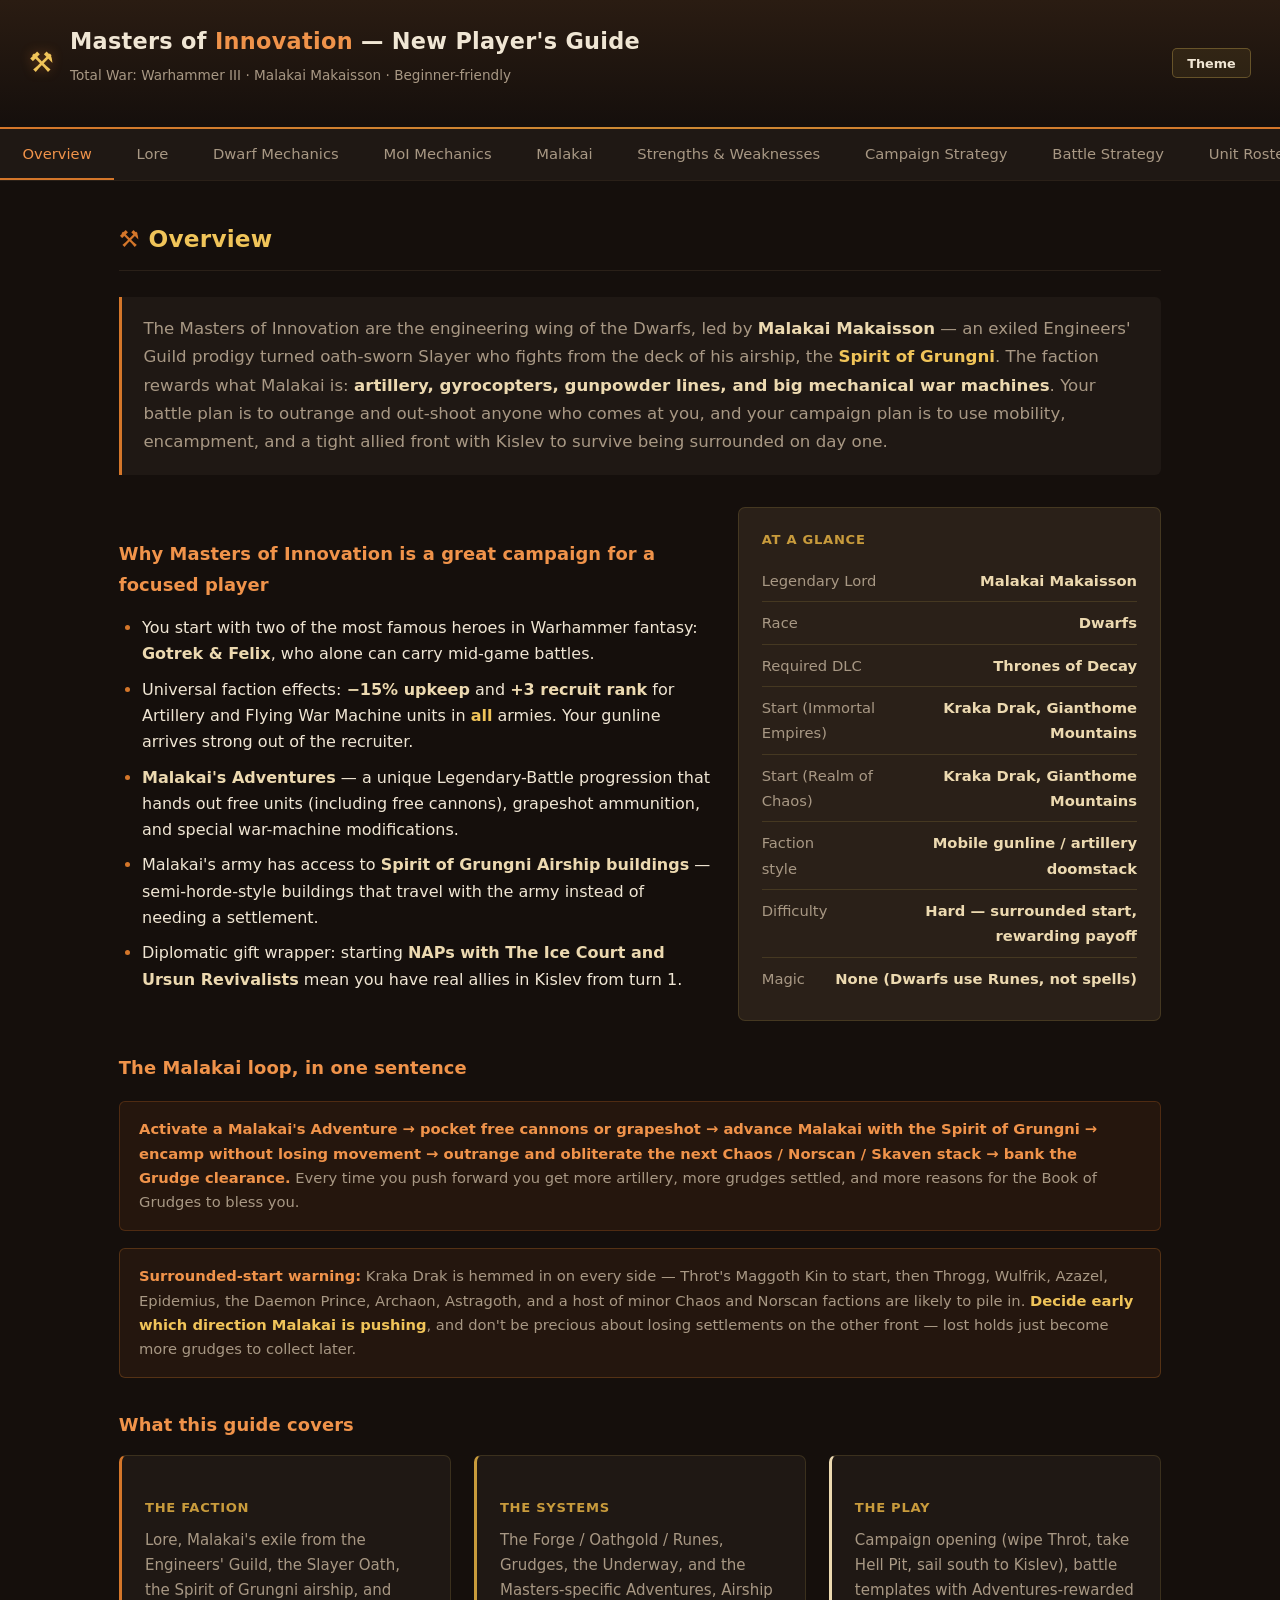
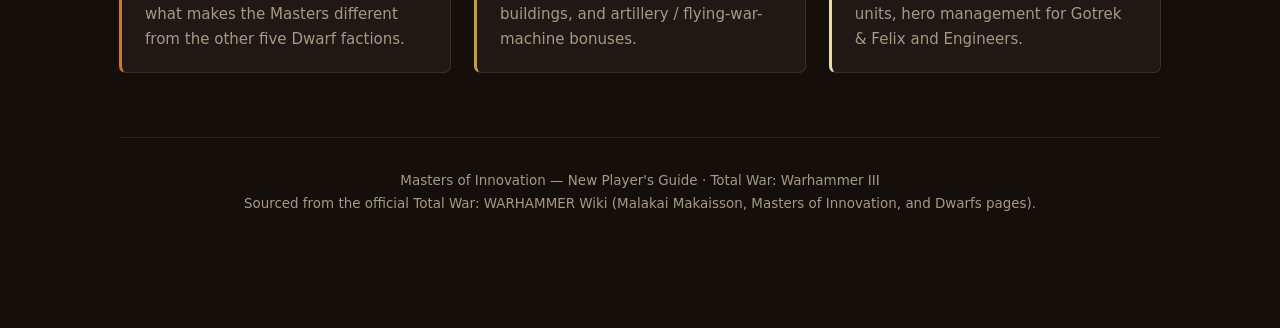
<file: masters-of-innovation/index.html>
<!DOCTYPE html>
<html lang="en">
<head>
<meta charset="UTF-8">
<meta name="viewport" content="width=device-width, initial-scale=1.0">
<title>Masters of Innovation &mdash; New Player's Guide</title>
<meta name="description" content="A new player's guide to Malakai Makaisson and the Masters of Innovation in Total War: Warhammer III. Lore, Dwarf mechanics, full unit roster, hero management, campaign and battle strategy, settlement decisions, diplomacy, economy, and tech priorities.">

<!-- Open Graph -->
<meta property="og:type" content="website">
<meta property="og:title" content="Masters of Innovation &mdash; New Player's Guide">
<meta property="og:description" content="A beginner-friendly guide to Malakai Makaisson and the Masters of Innovation (Dwarfs) in Total War: Warhammer III. Lore, mechanics, units, heroes, strategy.">
<meta property="og:image" content="titlecard.png">
<meta property="og:image:width" content="1200">
<meta property="og:image:height" content="630">
<meta property="og:image:alt" content="Masters of Innovation titlecard with the Spirit of Grungni airship over a forge-orange sky.">

<!-- Twitter / X -->
<meta name="twitter:card" content="summary_large_image">
<meta name="twitter:title" content="Masters of Innovation &mdash; New Player's Guide">
<meta name="twitter:description" content="A beginner-friendly guide to Malakai Makaisson and the Masters of Innovation in Total War: Warhammer III.">
<meta name="twitter:image" content="titlecard.png">
<meta name="twitter:image:alt" content="Masters of Innovation titlecard with the Spirit of Grungni airship over a forge-orange sky.">
<style>
:root {
    --bg:     #150f0c;
    --sf:     #1f1814;
    --sf2:    #2a2018;
    --sf3:    #382a1f;
    --ember:  #d4762a;
    --ember2: #f0934a;
    --gold:   #c89b3c;
    --gold2:  #f0c459;
    --frost:  #ecd9b0;
    --tx:     #f0e6d4;
    --mu:     #a89884;
    --bdr:    rgba(232,196,89,.14);
    --rune:   #8a4818;
    --hdr-1:  #2a1c12;
    --hdr-2:  #150f0c;
    --hdr-tx: #f0e6d4;
    --hdr-mu: #a89884;
    --hdr-btn-bg:    rgba(232,196,89,.08);
    --hdr-btn-bdr:   rgba(232,196,89,.3);
    --hdr-btn-bg-h:  rgba(232,196,89,.18);
}
body.light {
    --bg:     #f7f1e6;
    --sf:     #ffffff;
    --sf2:    #ece1cb;
    --sf3:    #d9c8a8;
    --ember:  #a8501a;
    --ember2: #c66325;
    --gold:   #8a6a1f;
    --gold2:  #a88029;
    --frost:  #2c2218;
    --tx:     #1f1810;
    --mu:     #6e5a44;
    --bdr:    rgba(168,80,26,.18);
    --rune:   #7a3a10;
    --hdr-1:  #f1e3c8;
    --hdr-2:  #e0cda3;
    --hdr-tx: #1f1810;
    --hdr-mu: #4d3d2a;
    --hdr-btn-bg:    rgba(168,80,26,.06);
    --hdr-btn-bdr:   rgba(168,80,26,.28);
    --hdr-btn-bg-h:  rgba(168,80,26,.14);
}

*{margin:0;padding:0;box-sizing:border-box}

body {
    background:var(--bg); color:var(--tx);
    font-family:'Segoe UI',system-ui,-apple-system,sans-serif;
    font-size:16px; line-height:1.72;
    transition:background .2s,color .2s;
}

/* Header */
header {
    background:linear-gradient(180deg,var(--hdr-1) 0%,var(--hdr-2) 100%);
    padding:1.4rem 1.8rem;
    display:flex; align-items:center; gap:1rem;
    border-bottom:2px solid var(--ember);
    position:relative;
}
header::after{
    content:""; position:absolute; left:0; right:0; bottom:-2px; height:2px;
    background:linear-gradient(90deg,transparent 0%,var(--gold) 50%,transparent 100%);
    opacity:.55;
}
.skull{font-size:1.75rem;line-height:1;color:var(--gold2);text-shadow:0 0 12px rgba(212,118,42,.45)}
body.light .skull{color:var(--ember);text-shadow:0 0 8px rgba(168,80,26,.2)}
header h1{font-size:1.4rem;font-weight:700;letter-spacing:.3px;color:var(--hdr-tx)}
header h1 .accent{color:var(--ember2)}
header p {color:var(--hdr-mu);font-size:.85rem;margin-top:.2rem}
.hdr-right{margin-left:auto;display:flex;gap:.5rem;flex-shrink:0}
.hdr-btn {
    background:var(--hdr-btn-bg);
    border:1px solid var(--hdr-btn-bdr);
    color:var(--hdr-tx); border-radius:5px;
    padding:.4rem .9rem;
    font-size:.8rem; font-weight:600;
    cursor:pointer; transition:all .15s;
    text-decoration:none; display:inline-flex; align-items:center;
    font-family:inherit; line-height:1.2;
}
.hdr-btn:hover{background:var(--hdr-btn-bg-h);border-color:var(--gold)}

/* Nav */
nav {
    background:var(--sf); display:flex;
    overflow-x:auto; border-bottom:1px solid var(--sf2);
    scrollbar-width:none;
    position:sticky; top:0; z-index:10;
}
nav::-webkit-scrollbar{display:none}
nav button {
    background:none; border:none;
    border-bottom:2px solid transparent;
    color:var(--mu); padding:1rem 1.4rem;
    cursor:pointer; font-size:.92rem; font-weight:500;
    white-space:nowrap; transition:color .15s, border-color .15s;
    font-family:inherit;
}
nav button:hover{color:var(--tx)}
nav button.active{color:var(--ember2);border-bottom-color:var(--ember)}

/* Layout */
main{max-width:1100px;margin:0 auto;padding:2.4rem 1.8rem 5rem}
.tab{display:none}
.tab.active{display:block;animation:fade .2s ease}
@keyframes fade{from{opacity:0;transform:translateY(4px)}to{opacity:1;transform:none}}

h2{
    font-size:1.45rem;color:var(--gold2);
    margin-bottom:1.6rem;padding-bottom:.7rem;
    border-bottom:1px solid var(--sf2);
    letter-spacing:.2px;font-weight:700;
}
h2 .rune{color:var(--ember);margin-right:.55rem}
h3{font-size:1.12rem;font-weight:600;color:var(--ember2);margin:2rem 0 .9rem;letter-spacing:.1px}
h4{font-size:.82rem;font-weight:700;color:var(--gold);margin:1.3rem 0 .55rem;text-transform:uppercase;letter-spacing:.7px}

p{margin-bottom:1.05rem}
strong{color:var(--frost);font-weight:600}
em{color:var(--gold2);font-style:normal;font-weight:600}

ul,ol{padding-left:1.45rem;margin-bottom:1.1rem}
li{margin-bottom:.55rem;line-height:1.65}
li::marker{color:var(--ember)}

.lead{
    font-size:1.04rem;color:var(--mu);margin-bottom:2rem;
    padding:1.15rem 1.35rem;background:var(--sf);border-left:3px solid var(--ember);
    border-radius:0 6px 6px 0;line-height:1.7;
}

/* Grid layouts */
.two-col{display:grid;grid-template-columns:1fr 1fr;gap:1.6rem}
.three-col{display:grid;grid-template-columns:repeat(3,1fr);gap:1.4rem}
@media(max-width:780px){.two-col,.three-col{grid-template-columns:1fr}}

/* Cards */
.card{
    background:var(--sf);border-radius:7px;
    padding:1.25rem 1.45rem;margin-bottom:1rem;
    border:1px solid var(--bdr);
}
.card-blood{border-left:3px solid var(--ember)}
.card-brass{border-left:3px solid var(--gold)}
.card-bone{border-left:3px solid var(--frost)}
.card p:last-child,.card ul:last-child,.card ol:last-child{margin-bottom:0}

/* Callouts */
.tip,.warn,.note,.tactic{
    border-radius:6px;padding:.95rem 1.2rem;font-size:.92rem;
    margin:1.1rem 0;color:var(--mu);line-height:1.65;
}
.tip {background:rgba(200,155,60,.07);border:1px solid rgba(200,155,60,.22)}
.tip  strong{color:var(--gold2)}
.warn{background:rgba(212,118,42,.08);border:1px solid rgba(212,118,42,.28)}
.warn strong{color:var(--ember2)}
.note{background:rgba(236,217,176,.05);border:1px solid rgba(236,217,176,.15)}
.note strong{color:var(--frost)}
.tactic{background:rgba(138,72,24,.14);border:1px solid rgba(138,72,24,.42)}
.tactic strong{color:var(--ember2)}

/* Stat lines */
.stat-row{display:flex;justify-content:space-between;padding:.5rem 0;border-bottom:1px solid var(--bdr);gap:1rem}
.stat-row:last-child{border-bottom:none}
.stat-row .label{color:var(--mu)}
.stat-row .val{color:var(--frost);font-weight:600;text-align:right}

/* Tables */
table{width:100%;border-collapse:collapse;margin:1rem 0;font-size:.92rem}
th,td{padding:.85rem 1rem;text-align:left;border-bottom:1px solid var(--sf2);vertical-align:top}
th{color:var(--gold2);font-weight:600;background:var(--sf2);font-size:.78rem;text-transform:uppercase;letter-spacing:.6px}
tr:hover td{background:rgba(232,196,89,.04)}
td .role{display:inline-block;font-size:.7rem;padding:.18rem .55rem;border-radius:3px;font-weight:700;text-transform:uppercase;letter-spacing:.4px}
.role-tank{background:rgba(236,217,176,.15);color:var(--frost)}
.role-melee{background:rgba(212,118,42,.18);color:var(--ember2)}
.role-cav{background:rgba(200,155,60,.18);color:var(--gold2)}
.role-mons{background:rgba(138,72,24,.28);color:#f0a574}
.role-fast{background:rgba(120,160,200,.18);color:#9bc4ec}
.role-art{background:rgba(140,90,200,.18);color:#c5a4f0}
.role-hero{background:rgba(232,196,89,.15);color:var(--gold2)}
.role-cast{background:rgba(120,200,220,.18);color:#88d3e3}
.role-fly{background:rgba(180,120,200,.2);color:#d6a3ed}

/* Decision flow (raze / sack / occupy) */
.decision{display:grid;grid-template-columns:repeat(3,1fr);gap:1.2rem;margin:1.4rem 0}
@media(max-width:780px){.decision{grid-template-columns:1fr}}
.choice{
    background:var(--sf);padding:1.3rem 1.45rem;border-radius:7px;
    border:1px solid var(--bdr);border-top:3px solid var(--gold);
}
.choice.raze{border-top-color:var(--ember)}
.choice.sack{border-top-color:var(--gold)}
.choice.occupy{border-top-color:var(--frost)}
.choice h4{margin-top:0;font-size:1.05rem;color:var(--frost);text-transform:none;letter-spacing:.2px}
.choice .verdict{
    margin-top:.85rem;padding:.6rem .8rem;font-size:.86rem;
    background:var(--sf2);border-radius:5px;color:var(--gold2);
    border:1px solid var(--bdr);
}

/* Mechanic blocks */
.mech-grid{display:grid;grid-template-columns:repeat(2,1fr);gap:1.2rem;margin:1.2rem 0}
@media(max-width:780px){.mech-grid{grid-template-columns:1fr}}
.mech{
    background:var(--sf);padding:1.25rem 1.4rem;border-radius:7px;
    border:1px solid var(--bdr);position:relative;
}
.mech-icon{
    position:absolute;top:1.05rem;right:1.05rem;
    font-size:1.5rem;opacity:.35;color:var(--gold);
}
.mech h4{margin-top:0;color:var(--ember2);text-transform:none;letter-spacing:0;font-size:1.04rem}
.mech p:last-child{margin-bottom:0}

/* Pros/cons */
.pc{display:grid;grid-template-columns:1fr 1fr;gap:1.2rem;margin:1rem 0}
@media(max-width:680px){.pc{grid-template-columns:1fr}}
.pc-block{padding:1.15rem 1.35rem;border-radius:6px;background:var(--sf);border:1px solid var(--bdr)}
.pc-pros{border-left:3px solid var(--gold)}
.pc-cons{border-left:3px solid var(--ember)}
.pc-block h4{margin-top:0;font-size:.85rem}
.pc-pros h4{color:var(--gold2)}
.pc-cons h4{color:var(--ember2)}
.pc-block ul{margin-bottom:0;padding-left:1.25rem}
.pc-block li{font-size:.94rem;color:var(--mu);margin-bottom:.5rem;line-height:1.6}

/* Hero block (Malakai) */
.hero-block{
    background:linear-gradient(135deg,var(--sf) 0%,var(--sf2) 100%);
    padding:1.6rem 1.75rem;border-radius:8px;
    border:1px solid var(--ember);position:relative;overflow:hidden;
    margin-bottom:1.5rem;
}
.hero-block::before{
    content:"";position:absolute;top:-30px;right:-30px;
    width:140px;height:140px;border-radius:50%;
    background:radial-gradient(circle,rgba(212,118,42,.22),transparent 70%);
}
.hero-name{font-size:1.55rem;color:var(--ember2);font-weight:700;letter-spacing:.5px}
.hero-title{font-size:.9rem;color:var(--gold2);margin-bottom:.95rem;font-style:italic}

/* Tag chips */
.tags{display:flex;flex-wrap:wrap;gap:.45rem;margin:.85rem 0}
.tag{
    font-size:.72rem;padding:.25rem .65rem;border-radius:3px;
    background:var(--sf2);color:var(--mu);border:1px solid var(--bdr);
    text-transform:uppercase;letter-spacing:.5px;font-weight:600;
}
.tag.good{color:var(--gold2);border-color:rgba(200,155,60,.4)}
.tag.bad{color:var(--ember2);border-color:rgba(212,118,42,.4)}

/* Numbered steps */
.steps{counter-reset:step;list-style:none;padding:0;margin:1rem 0}
.steps li{
    counter-increment:step;
    position:relative;padding:.95rem 1.15rem .95rem 3rem;
    background:var(--sf);border-radius:6px;margin-bottom:.7rem;
    border:1px solid var(--bdr);border-left:2px solid var(--gold);
    line-height:1.6;
}
.steps li::before{
    content:counter(step);
    position:absolute;left:.85rem;top:1rem;
    width:1.65rem;height:1.65rem;border-radius:50%;
    background:var(--ember);color:#fff;
    display:flex;align-items:center;justify-content:center;
    font-weight:700;font-size:.82rem;
}

/* Section intro */
.intro-grid{display:grid;grid-template-columns:1.4fr 1fr;gap:1.6rem;margin-bottom:1.5rem}
@media(max-width:780px){.intro-grid{grid-template-columns:1fr}}

/* Quick reference panel */
.qref{
    background:var(--sf2);padding:1.3rem 1.45rem;border-radius:7px;
    border:1px solid var(--bdr);
}
.qref h4{margin-top:0}
.qref .stat-row{font-size:.92rem}

footer{
    text-align:center;padding:2rem 1.5rem;color:var(--mu);font-size:.84rem;
    border-top:1px solid var(--sf2);margin-top:3rem;line-height:1.7;
}
footer a{color:var(--gold);text-decoration:none}
footer a:hover{color:var(--gold2);text-decoration:underline}
</style>
</head>
<body>

<header>
    <span class="skull" aria-hidden="true">&#9874;</span>
    <div>
        <h1>Masters of <span class="accent">Innovation</span> &mdash; New Player's Guide</h1>
        <p>Total War: Warhammer III &middot; Malakai Makaisson &middot; Beginner-friendly</p>
    </div>
    <div class="hdr-right">
        <button class="hdr-btn" id="themeBtn" type="button">Theme</button>
    </div>
</header>

<nav id="navBar">
    <button data-tab="overview" class="active">Overview</button>
    <button data-tab="lore">Lore</button>
    <button data-tab="mechanics">Dwarf Mechanics</button>
    <button data-tab="moi">MoI Mechanics</button>
    <button data-tab="malakai">Malakai</button>
    <button data-tab="strengths">Strengths &amp; Weaknesses</button>
    <button data-tab="campaign">Campaign Strategy</button>
    <button data-tab="battle">Battle Strategy</button>
    <button data-tab="roster">Unit Roster</button>
    <button data-tab="heroes">Heroes &amp; Engineers</button>
    <button data-tab="settlements">Raze / Sack / Occupy</button>
    <button data-tab="economy">Diplomacy &amp; Economy</button>
    <button data-tab="tech">Technologies</button>
</nav>

<main>

<!-- ============================================================ OVERVIEW -->
<section class="tab active" id="overview">
    <h2><span class="rune">&#9874;</span>Overview</h2>
    <p class="lead">
        The Masters of Innovation are the engineering wing of the Dwarfs, led by <strong>Malakai Makaisson</strong> &mdash; an exiled Engineers' Guild prodigy turned oath-sworn Slayer who fights from the deck of his airship, the <em>Spirit of Grungni</em>. The faction rewards what Malakai is: <strong>artillery, gyrocopters, gunpowder lines, and big mechanical war machines</strong>. Your battle plan is to outrange and out-shoot anyone who comes at you, and your campaign plan is to use mobility, encampment, and a tight allied front with Kislev to survive being surrounded on day one.
    </p>

    <div class="intro-grid">
        <div>
            <h3>Why Masters of Innovation is a great campaign for a focused player</h3>
            <ul>
                <li>You start with two of the most famous heroes in Warhammer fantasy: <strong>Gotrek &amp; Felix</strong>, who alone can carry mid-game battles.</li>
                <li>Universal faction effects: <strong>&minus;15% upkeep</strong> and <strong>+3 recruit rank</strong> for Artillery and Flying War Machine units in <em>all</em> armies. Your gunline arrives strong out of the recruiter.</li>
                <li><strong>Malakai's Adventures</strong> &mdash; a unique Legendary-Battle progression that hands out free units (including free cannons), grapeshot ammunition, and special war-machine modifications.</li>
                <li>Malakai's army has access to <strong>Spirit of Grungni Airship buildings</strong> &mdash; semi-horde-style buildings that travel with the army instead of needing a settlement.</li>
                <li>Diplomatic gift wrapper: starting <strong>NAPs with The Ice Court and Ursun Revivalists</strong> mean you have real allies in Kislev from turn 1.</li>
            </ul>
        </div>
        <div class="qref">
            <h4>At a glance</h4>
            <div class="stat-row"><span class="label">Legendary Lord</span><span class="val">Malakai Makaisson</span></div>
            <div class="stat-row"><span class="label">Race</span><span class="val">Dwarfs</span></div>
            <div class="stat-row"><span class="label">Required DLC</span><span class="val">Thrones of Decay</span></div>
            <div class="stat-row"><span class="label">Start (Immortal Empires)</span><span class="val">Kraka Drak, Gianthome Mountains</span></div>
            <div class="stat-row"><span class="label">Start (Realm of Chaos)</span><span class="val">Kraka Drak, Gianthome Mountains</span></div>
            <div class="stat-row"><span class="label">Faction style</span><span class="val">Mobile gunline / artillery doomstack</span></div>
            <div class="stat-row"><span class="label">Difficulty</span><span class="val">Hard &mdash; surrounded start, rewarding payoff</span></div>
            <div class="stat-row"><span class="label">Magic</span><span class="val">None (Dwarfs use Runes, not spells)</span></div>
        </div>
    </div>

    <h3>The Malakai loop, in one sentence</h3>
    <div class="tactic">
        <strong>Activate a Malakai's Adventure &rarr; pocket free cannons or grapeshot &rarr; advance Malakai with the Spirit of Grungni &rarr; encamp without losing movement &rarr; outrange and obliterate the next Chaos / Norscan / Skaven stack &rarr; bank the Grudge clearance.</strong> Every time you push forward you get more artillery, more grudges settled, and more reasons for the Book of Grudges to bless you.
    </div>

    <div class="warn">
        <strong>Surrounded-start warning:</strong> Kraka Drak is hemmed in on every side &mdash; Throt's Maggoth Kin to start, then Throgg, Wulfrik, Azazel, Epidemius, the Daemon Prince, Archaon, Astragoth, and a host of minor Chaos and Norscan factions are likely to pile in. <em>Decide early which direction Malakai is pushing</em>, and don't be precious about losing settlements on the other front &mdash; lost holds just become more grudges to collect later.
    </div>

    <h3>What this guide covers</h3>
    <div class="three-col">
        <div class="card card-blood">
            <h4>The faction</h4>
            <p style="font-size:.94rem;color:var(--mu);margin:0;line-height:1.65">
                Lore, Malakai's exile from the Engineers' Guild, the Slayer Oath, the Spirit of Grungni airship, and what makes the Masters different from the other five Dwarf factions.
            </p>
        </div>
        <div class="card card-brass">
            <h4>The systems</h4>
            <p style="font-size:.94rem;color:var(--mu);margin:0;line-height:1.65">
                The Forge / Oathgold / Runes, Grudges, the Underway, and the Masters-specific Adventures, Airship buildings, and artillery / flying-war-machine bonuses.
            </p>
        </div>
        <div class="card card-bone">
            <h4>The play</h4>
            <p style="font-size:.94rem;color:var(--mu);margin:0;line-height:1.65">
                Campaign opening (wipe Throt, take Hell Pit, sail south to Kislev), battle templates with Adventures-rewarded units, hero management for Gotrek &amp; Felix and Engineers.
            </p>
        </div>
    </div>
</section>

<!-- ============================================================ LORE -->
<section class="tab" id="lore">
    <h2><span class="rune">&#9874;</span>Lore &mdash; The Disgraced Engineer in the Sky</h2>
    <p class="lead">
        To understand the Masters you have to understand two things: what Malakai built that went wrong, and the oath he swore afterwards.
    </p>

    <h3>Malakai Makaisson &mdash; the Slayer-Engineer</h3>
    <p>
        Once a prodigiously gifted member of the renowned Dwarf <strong>Engineers' Guild</strong>, Malakai built two of the most ambitious machines in Dwarf history: the Ironclad <strong>Unsinkable</strong> and the Airship <strong>Indestructible</strong>. <em>Both malfunctioned with devastating results.</em> Many of his kin died because of those failures. The Guild ejected him in disgrace, and the weight of those deaths is, by Dwarf custom, an unbearable shame.
    </p>
    <p>
        There is exactly one path through such shame: the <strong>Slayer Oath</strong>. A Slayer renounces armour, family, and home, and seeks death in single combat against the most dangerous foes the world has to offer. Death &mdash; "<em>doom</em>" &mdash; in glorious battle is the only thing that wipes the stain clean.
    </p>

    <div class="warn">
        <strong>The detail that defines him in battle:</strong> Malakai is a Slayer, but he is <em>not</em> a melee Slayer. He is a Slayer who refuses to give up engineering. He fights from the deck of the <strong>Spirit of Grungni</strong>, his own airship design, with cannons, cluster bombs, and what the wiki politely calls "Deranged Munitions." <em>Despite being a Slayer, he is not meant for melee combat &mdash; keep him behind your line, sniping monsters and lords.</em>
    </div>

    <h3>The Spirit of Grungni</h3>
    <p>
        The airship of Malakai's own design is more than flavour &mdash; in-game, his army has access to a special chain of <strong>Spirit of Grungni Airship buildings</strong> that follow the army rather than living in a settlement. This makes Malakai's force semi-mobile in a way no other Dwarf army is, and is a crucial design choice for surviving Kraka Drak's exposed start.
    </p>

    <h3>Gotrek &amp; Felix &mdash; legendary companions</h3>
    <p>
        Malakai begins the campaign with control of <strong>Gotrek Gurnisson</strong>, the most famous Slayer in Warhammer fantasy, and his human chronicler <strong>Felix Jaeger</strong> &mdash; both as Legendary Heroes. He also has access to recruit <strong>Ulrika Magdova</strong>, another famous companion-turned-vampire from the same novels. These three are not generic agents; they are top-tier characters that change the math of any battle they enter.
    </p>

    <h3>The six Dwarf factions &mdash; where the Masters fit</h3>
    <p>
        Total War: Warhammer III ships <strong>six playable Dwarf factions</strong>:
    </p>
    <ul>
        <li><strong>Karaz-a-Karak</strong> &mdash; Thorgrim Grudgebearer, the High King; the orthodox Dwarf experience.</li>
        <li><strong>Karak Kadrin</strong> &mdash; Ungrim Ironfist; the Slayer Keep, melee-Slayer-focused.</li>
        <li><strong>Clan Angrund</strong> &mdash; Belegar Ironhammer; reclaim Karak Eight Peaks.</li>
        <li><strong>Ironbrow's Expedition</strong> &mdash; Thorek Ironbrow; runesmith / forge specialist.</li>
        <li><strong>The Ancestral Throng</strong> &mdash; Grombrindal, the White Dwarf; the wandering legend.</li>
        <li><strong>Masters of Innovation</strong> &mdash; Malakai Makaisson; the airship and artillery faction. <em>You.</em></li>
    </ul>

    <div class="note">
        <strong>Why this matters mechanically:</strong> the lore is the mechanics. Malakai's unique units &mdash; airship buildings, deranged munitions, cluster bombs &mdash; come from his identity as the disgraced inventor. His Adventures, with their rewards of grapeshot loads and free cannons, are him still building, still innovating, still trying to prove the engineering he was cast out for. Every campaign turn is one more chance at either redemption or doom.
    </div>
</section>

<!-- ============================================================ DWARF MECHANICS -->
<section class="tab" id="mechanics">
    <h2><span class="rune">&#9874;</span>General Dwarf Mechanics</h2>
    <p class="lead">
        These four systems apply to every Dwarf faction. Master them and you understand the race.
    </p>

    <div class="mech-grid">
        <div class="mech">
            <span class="mech-icon">&#9874;</span>
            <h4>The Forge &amp; Oathgold</h4>
            <p>The Dwarf crafting system. <strong>Trade resources are collected from buildings, sacks, and caravans</strong>; you spend <em>Oathgold</em> at The Forge to craft <strong>magic items, banners, and runes</strong>. Runes are powerful permanent upgrades: weapon runes, armour runes, talisman runes, banner runes.</p>
            <p style="margin:0">Used well, the Forge produces enchanted gear and unit-rune buffs that scale beyond what other factions get from regular item drops.</p>
        </div>

        <div class="mech">
            <span class="mech-icon">&#9836;</span>
            <h4>The Book of Grudges</h4>
            <p>Every wrong against the Dwarfs &mdash; cities lost, kin slain, treaties broken &mdash; is logged as a <strong>Grudge</strong>. Settle Grudges by killing the offender or retaking the city, and you earn faction-wide bonuses (income, leadership, Oathgold).</p>
            <p style="margin:0"><strong>Lost settlements aren't only a loss</strong> &mdash; they are future Grudges waiting to be cashed in. That's a real consolation when the start position forces you to give ground.</p>
        </div>

        <div class="mech">
            <span class="mech-icon">&#9968;</span>
            <h4>The Underway</h4>
            <p>Dwarf armies can travel <strong>through underground tunnels</strong> to cross impassable terrain and dodge enemy stacks. This is how a slow race fights on its own terms &mdash; you appear where the enemy isn't expecting you, then dig in and shoot.</p>
            <p style="margin:0">Combine the Underway with Encamp / Airship stances and you stop being a slow defensive race and start being a slow but elusive attacker.</p>
        </div>

        <div class="mech">
            <span class="mech-icon">&#9881;</span>
            <h4>No magic, no cavalry, no monsters</h4>
            <p>Dwarfs have <strong>no spellcasters</strong> (Runes are the magical-equivalent system), <strong>no cavalry</strong>, and <strong>no monstrous units</strong>. Your roster is heavily-armoured infantry, gunpowder, artillery, and (with Malakai especially) flying war machines.</p>
            <p style="margin:0">This means every battle is fought with your line and your shooters. You will <em>never</em> have a flanking horseman or a battle-mage. Plan accordingly.</p>
        </div>
    </div>

    <h3>Three more rules that shape every Dwarf campaign</h3>

    <div class="card card-blood">
        <h4>Strong economy via trade</h4>
        <p style="margin:0">Dwarf gold is fed by <strong>trade resources</strong> (gold ore, gromril, oathgold, gems, beer, ale). Every commodity building stacks with trade partners; a Dwarf empire with five trade deals is rich. Build commodity chains in held provinces and accept every trade offer that comes in.</p>
    </div>

    <div class="card card-blood">
        <h4>Slow population growth, slow expansion</h4>
        <p style="margin:0">Dwarf population growth is <em>low</em>, and Grudges that demand attention slow conquest further. Don't try to be Empire-of-the-Dwarfs &mdash; hold a high-quality core, settle every Grudge that's nearby, and grow methodically rather than greedily.</p>
    </div>

    <div class="card card-blood">
        <h4>Mountain climates only</h4>
        <p style="margin:0">Dwarfs are at home in <strong>Mountains and Badlands</strong>. Other climates are Unpleasant or Uninhabitable &mdash; a province in the wrong climate is a permanent gold drain. The map's mountain spines (Worlds Edge, Black Mountains, Grey Mountains) are your natural empire shape.</p>
    </div>
</section>

<!-- ============================================================ MOI MECHANICS -->
<section class="tab" id="moi">
    <h2><span class="rune">&#9874;</span>Masters of Innovation &mdash; Faction-Specific Mechanics</h2>
    <p class="lead">
        On top of the general Dwarf systems, Malakai's faction gets a tightly-themed bundle of effects that all push toward one identity: <em>more artillery, more flying war machines, more mobility, and unique progression through Adventures</em>.
    </p>

    <h3>Faction effects (always-on)</h3>
    <div class="three-col">
        <div class="card card-brass">
            <h4>&minus;15% upkeep, +3 recruit rank</h4>
            <p style="font-size:.94rem;color:var(--mu);margin:0;line-height:1.65">For <strong>Artillery and Flying War Machine units in <em>all</em> armies</strong> &mdash; not just Malakai's. Cannons, Organ Guns, Grudge Throwers, Gyrocopters, Gyrobombers all come out cheaper to maintain and at higher starting rank.</p>
        </div>
        <div class="card card-brass">
            <h4>Spirit of Grungni Airship buildings</h4>
            <p style="font-size:.94rem;color:var(--mu);margin:0;line-height:1.65"><strong>Only Malakai's army</strong> has access to a unique chain of buildings that exist on the army itself, not in a settlement. Semi-horde mechanics &mdash; he can stay productive when he can't sit in a city.</p>
        </div>
        <div class="card card-brass">
            <h4>Reduces Corruption</h4>
            <p style="font-size:.94rem;color:var(--mu);margin:0;line-height:1.65">Standard for Dwarfs &mdash; your provinces shed Chaos / Vampire / Skaven corruption automatically. Useful at Kraka Drak, where corruption pressure is constant.</p>
        </div>
    </div>

    <h3>Malakai's Adventures &mdash; the headline mechanic</h3>
    <div class="tactic">
        <strong>Malakai's Adventures</strong> are a faction-unique progression system: a chain of <em>Legendary Battles</em> with significant rewards. Activating an Adventure costs money but yields:
        <ul style="margin-top:.5rem">
            <li><strong>Free units</strong> &mdash; in particular, your <em>first Adventure gives free cannons</em>, an enormous early-game boost.</li>
            <li><strong>Powerful war-machine modifications</strong> &mdash; e.g. <em>grapeshot loads for cannons</em>, which is one of the strongest anti-infantry tools in the game.</li>
            <li><strong>Progress toward victory conditions</strong> &mdash; both Short and Long Campaign Victories require completing Adventures (4 for Short, all 7 for Long).</li>
        </ul>
        <strong>Wherever you can spare the money, activate an Adventure.</strong> The wiki is explicit: even when treasury is tight, the rewards generally pay for themselves.
    </div>

    <h3>Mobility &amp; stances unique to Malakai</h3>
    <ul>
        <li><strong>Airship Camp stance</strong> &mdash; Malakai's army's <em>Encamp equivalent</em>. Provides <strong>protection against ambushes</strong> (use it when fighting Skaven, especially Clan Moulder early game) and lets him recruit on the move.</li>
        <li><strong>Airship Traversal stance</strong> &mdash; allows <strong>battle initiation</strong> over impassable terrain and is <strong>immune to interception</strong>. You can mount a surprise attack across mountains that no enemy stack can block.</li>
        <li>The combination is enormous: <em>encamp without wasting movement, recruit on the go, then leap a mountain range to attack a stack the enemy thought was safe</em>.</li>
    </ul>

    <h3>Diplomatic &amp; starting state</h3>
    <ul>
        <li><strong>Starts at war with Maggoth Kin</strong> (Throt the Unclean's neighbouring Skaven faction in IE).</li>
        <li><strong>Non-aggression pacts with The Ice Court and Ursun Revivalists</strong> from turn 1 &mdash; Kislev is your friendly southern flank, not a threat to defend against.</li>
    </ul>

    <h3>How these stack in practice</h3>
    <div class="tactic">
        <strong>Compounding effect:</strong> activate the first Adventure for free cannons; recruit 3 Gyrocopters at +3 rank with &minus;15% upkeep; sit in Airship Camp to recruit while still moving; cross the Worlds Edge in Airship Traversal stance to drop on Throt before he can react. By turn 10 you have a gunline that costs 15% less to maintain than it should and outranges anyone short of a Cathay Sky-Junk.
    </div>

    <h3>Malakai's lord-line bonuses</h3>
    <ul>
        <li><strong>Spirit of Grungni (personal trait):</strong> Malakai's army has access to the Spirit of Grungni's Airship buildings; grants the <em>Deranged Munitions</em> ability; <strong>+20% missile strength for Artillery and Flying War Machine units</strong> in his army (stacks on top of the faction's +3 recruit rank and &minus;15% upkeep).</li>
        <li><strong>Defeat trait (Slayer-Engineer):</strong> if Malakai dies, his sacrifice grants <em>+3 recruit rank for Artillery units and +10% missile strength</em> (own army) &mdash; even in death he buffs the gunline.</li>
    </ul>
</section>

<!-- ============================================================ MALAKAI -->
<section class="tab" id="malakai">
    <h2><span class="rune">&#9874;</span>Malakai Makaisson</h2>

    <div class="hero-block">
        <div class="hero-name">Malakai Makaisson</div>
        <div class="hero-title">Slayer-Engineer &middot; Master of the Spirit of Grungni &middot; Legendary Lord</div>
        <p style="margin:0;color:var(--frost);font-size:.92rem">
            "<em>Once shame has stained the soul, it can only be wiped away with blood.</em>"
            One of the strongest <strong>missile</strong> Legendary Lords in the game &mdash; and one of the hardest to use correctly, because his Slayer status tempts you to send him into melee where he is at his worst.
        </p>
    </div>

    <div class="two-col">
        <div>
            <h3>Combat profile</h3>
            <div class="tags">
                <span class="tag good">Missile Specialist</span>
                <span class="tag good">Ballistics Expert</span>
                <span class="tag good">Armour-Piercing Missiles</span>
                <span class="tag good">Unbreakable</span>
                <span class="tag good">Slayer</span>
                <span class="tag good">Encourage</span>
                <span class="tag good">Hide (forest)</span>
                <span class="tag good">Siege Attacker</span>
                <span class="tag good">Fast (for a Dwarf)</span>
                <span class="tag bad">Armor 0 (Unarmoured)</span>
                <span class="tag bad">Single Entity</span>
            </div>
            <ul>
                <li><strong>Stats:</strong> 4,620 HP, <em>Leadership 100</em>, Speed 42 ("Fast for a Dwarf"), Melee Attack 55, Melee Defence 45.</li>
                <li><strong>Missile Strength 450</strong> &mdash; 50 base / 100 AP per shot, <em>3 shots per volley = 150/300 per volley</em>, Range 180, Reload 10 s, Ammunition 90.</li>
                <li><strong>Weapon Strength 400</strong> melee (280 base / 120 AP) &mdash; respectable for emergencies, <em>not</em> his role.</li>
                <li><strong>Armor 0</strong> (Slayer Oath: no armour) &mdash; offset by <em>+15% Missile Resistance</em> and a strong <em>+35% Spell Resistance</em>.</li>
                <li><strong>Unbreakable</strong> + <strong>Slayer</strong>: never routs, weapon strength cannot be reduced in battle.</li>
                <li><strong>Active abilities:</strong> <em>Cinderblast Cluster Bombs</em>, <em>Deranged Munitions</em>; campaign: <em>Deadly Onslaught</em>, <em>Deranged Munitions Upgraded</em>, <em>Rally!</em>, <em>Stand Your Ground!</em></li>
                <li><strong>Passives:</strong> <em>Artillery Master</em>, <em>Deathblow</em>, <em>Wounds</em>; campaign-only <em>Determined</em> and <em>Extremely Daring Deathblow</em>.</li>
                <li><strong>Items:</strong> <em>Makaisson's Persuader</em> and <em>The Eyes of Grungni</em> &mdash; both with item abilities.</li>
            </ul>
        </div>
        <div>
            <h3>Weaknesses to respect</h3>
            <div class="pc">
                <div class="pc-block pc-cons" style="grid-column:1 / -1">
                    <h4>The two ways to lose Malakai</h4>
                    <ul>
                        <li><strong>Melee swarms.</strong> Armor 0 plus Melee Defence 45 means he <em>melts</em> if you commit him into a clump of axes. Slayer Unbreakable doesn't save you when his HP hits zero &mdash; Wounds passive does, once.</li>
                        <li><strong>Counter-snipers.</strong> Other shooters with the same range or better (Empire Great Cannons, Cathay Sky-Junks, focus-fire on a single target) will trade with him &mdash; and a wounded Malakai is one battle away from a permanent loss.</li>
                    </ul>
                </div>
            </div>
            <div class="warn">
                <strong>Despite being a Slayer, Malakai is not meant for melee combat.</strong> The wiki says it plainly: keep him behind the lines, snipe heavily-armoured monsters and Heroes/Lords, drop Deranged Munitions on enemy ranged units, and let <em>Gotrek and Felix</em> do the melee work.
            </div>
        </div>
    </div>

    <h3>Unique items</h3>
    <div class="card card-brass">
        <ul style="margin:0">
            <li><strong>Makaisson's Persuader</strong> &mdash; his weapon. Provides his ranged item ability.</li>
            <li><strong>The Eyes of Grungni</strong> &mdash; ocular contraption that grants the second item ability. Both stack into his "snipe lords from across the map" identity.</li>
        </ul>
    </div>

    <h3>Lord Effects (army-wide)</h3>
    <div class="card card-brass">
        <ul style="margin:0">
            <li><strong>Spirit of Grungni's Airship buildings</strong> available in his army.</li>
            <li><strong>Deranged Munitions ability</strong> available faction-wide.</li>
            <li><strong>+20% Missile Strength for Artillery and Flying War Machine units</strong> in his army.</li>
        </ul>
    </div>
    <div class="tip">
        <strong>Build implication:</strong> Malakai's stack should lean <em>hard</em> into artillery and flying war machines. Cannons, Organ Guns, Grudge Throwers, Gyrocopters, and Gyrobombers all benefit from &minus;15% faction upkeep, +3 recruit rank, his +20% missile strength, and the Adventure-rewarded modifications. They are objectively a better build in his army than in any other Dwarf lord's.
    </div>

    <h3>Skill tree priorities (in order)</h3>
    <ol class="steps">
        <li><strong>Missile / artillery support line first.</strong> Anything that boosts his ranged damage, reload speed, or his army's missile units. He <em>is</em> his ranged kit.</li>
        <li><strong>Deranged Munitions / Cinderblast upgrades.</strong> His signature abilities scale aggressively with skill investment.</li>
        <li><strong>Survivability picks (HP, Wounds, missile resistance).</strong> The unarmoured profile means every defensive point counts.</li>
        <li><strong>Lightning Strike</strong> when it appears &mdash; lets you isolate Norscan and Chaos stacks before reinforcements join.</li>
        <li><strong>Blue line campaign skills.</strong> Movement, replenishment, post-battle income; valuable but secondary.</li>
        <li><strong>Melee combat picks &mdash; skip.</strong> Even buffed, his melee is your panic-button last resort. Don't pretend otherwise.</li>
    </ol>

    <h3>How to use him in battle</h3>
    <ol>
        <li><strong>Deploy him in the second rank</strong>, behind Ironbreakers / Longbeards, alongside your Thunderers and Quarrellers. Out of charge range of enemy cavalry; in range of every priority target.</li>
        <li><strong>Open the battle with a sniped artillery officer or enemy lord.</strong> Malakai's 180-range AP shots delete soft single-entity casters and Heroes from the back rank.</li>
        <li><strong>Drop Deranged Munitions on the enemy's best ranged unit.</strong> Their gunners or archers vanish in one ability.</li>
        <li><strong>Cinderblast Cluster Bombs</strong> when an enemy infantry blob clumps in front of your line &mdash; AoE damage tied to his ranged kit.</li>
        <li><strong>If melee reaches him, shuffle him sideways and let Ironbreakers re-screen.</strong> Don't park him in combat &mdash; his Wounds passive will fire once, then he's gone for the campaign turn.</li>
        <li><strong>Reserve melee duels for Gotrek &amp; Felix.</strong> Gotrek alone outclasses most enemy lords; that's <em>his</em> job, not Malakai's.</li>
    </ol>
</section>

<!-- ============================================================ STRENGTHS / WEAKNESSES -->
<section class="tab" id="strengths">
    <h2><span class="rune">&#9874;</span>Faction Strengths &amp; Weaknesses</h2>

    <div class="pc">
        <div class="pc-block pc-pros">
            <h4>Strengths</h4>
            <ul>
                <li><strong>Best artillery roster in the game.</strong> Cannons, Organ Guns, Grudge Throwers, Flame Cannons &mdash; all standard Dwarf, all buffed by your faction effects.</li>
                <li><strong>Flying War Machines.</strong> Gyrocopters and Gyrobombers fix the Dwarf "no flanking units" problem.</li>
                <li><strong>Heavily-armoured anvil infantry.</strong> Longbeards, Hammerers, and Ironbreakers are some of the toughest line infantry in any roster.</li>
                <li><strong>Gotrek &amp; Felix from turn 1.</strong> Combined, the most absurd melee duo available; can decide a battle by themselves.</li>
                <li><strong>Malakai's Adventures</strong> hand out free units, grapeshot, and other modifications that make later games trivial.</li>
                <li><strong>Mobility you don't expect from Dwarfs.</strong> Airship Camp + Airship Traversal + the Underway = surprise offence anywhere on the map.</li>
                <li><strong>Strong economy via trade goods + The Forge</strong>; Oathgold-bought runes scale your units for the entire game.</li>
                <li><strong>Reduces Corruption</strong> automatically &mdash; you don't need to babysit corruption like Empire or Kislev.</li>
                <li><strong>Starts with NAPs to both Kislev factions.</strong> Real allies on day one.</li>
            </ul>
        </div>
        <div class="pc-block pc-cons">
            <h4>Weaknesses</h4>
            <ul>
                <li><strong>Surrounded start.</strong> Kraka Drak has hostile neighbours on every side; you <em>will</em> lose settlements.</li>
                <li><strong>No magic at all.</strong> No spell schools, no dispels &mdash; Runesmiths offer some magic-resistance but you can't out-cast a Tzeentch lord.</li>
                <li><strong>No cavalry, no monsters.</strong> Every battle is line-and-shooters. Backline targets must be reached by Gyrocopters, Miners, or attrition.</li>
                <li><strong>Slow movement and slow growth.</strong> The Underway helps but you'll never empire-build like a horde faction.</li>
                <li><strong>Malakai is fragile in melee.</strong> Armor 0; if you misplay him you lose your Legendary Lord.</li>
                <li><strong>Mountain climates only.</strong> Most of the map is Unpleasant or Uninhabitable for you.</li>
                <li><strong>Long Adventure unlocks.</strong> The full Adventure chain is gated behind 70 settlement actions and major faction kills &mdash; commit to the campaign length.</li>
            </ul>
        </div>
    </div>

    <h3>Who you should fear and why</h3>
    <table>
        <tr><th>Threat</th><th>Why they're dangerous</th><th>Counter</th></tr>
        <tr><td><strong>Maggoth Kin (Throt) &mdash; starting enemy</strong></td><td>Skaven swarms with monstrous abominations; tunnels right under your starting cluster</td><td>Wipe them in 3 turns; your starting army is "far superior" per the wiki, especially with the first Adventure's free cannons</td></tr>
        <tr><td><strong>Throgg / Wulfrik / Norscan tribes</strong></td><td>Will declare war quickly; Mammoths and Trolls overwhelm at close range</td><td>Cannons and Grudge Throwers shred Mammoths from 180+ range; Ironbreakers anvil; Gyrocopters dive berserkers</td></tr>
        <tr><td><strong>Archaon, Daemon Prince, Azazel, Epidemius</strong></td><td>Likely to pile in on the war Throgg starts; high-tier Chaos units</td><td>Stay defensive on the eastern front; let Kislev tank the brunt; sell sacked settlements to Boris to prop him up as a buffer</td></tr>
        <tr><td><strong>Disciples of Hashut / Legion of Azgorh (Chaos Dwarfs)</strong></td><td>Mirror-match artillery; their K'daai Destroyer hits your line hard</td><td>Out-range with Grudge Throwers; Adventures-grapeshot for their infantry; Gyrobombers on their artillery</td></tr>
        <tr><td><strong>Tzeentch / magic-heavy enemies</strong></td><td>You have no dispel; Lords of Change snipe your war machines</td><td>Runesmith with magic-resistance runes; Malakai snipes the Lord of Change with his AP missiles</td></tr>
        <tr><td><strong>Grimgor's 'Ardboyz / Greenskin Waaaghs</strong></td><td>Numbers and momentum; will roll over a thinly-stretched line</td><td>Tight Ironbreaker / Longbeard front + maximum artillery; do not over-extend in the south</td></tr>
    </table>
</section>

<!-- ============================================================ CAMPAIGN STRATEGY -->
<section class="tab" id="campaign">
    <h2><span class="rune">&#9874;</span>Campaign Strategy</h2>
    <p class="lead">
        The Masters of Innovation campaign is <strong>three phases</strong>: kill Throt and lock down Hell Pit, then choose a direction (north into Norsca or south into Kislev), then activate every Adventure you can afford while crusading toward the Chaos / Chaos-Dwarf victory targets.
    </p>

    <h3>Immortal Empires &mdash; Kraka Drak start</h3>
    <div class="note">
        <strong>Starting position:</strong> <em>Kraka Drak, Gianthome Mountains</em>. <strong>Starting war:</strong> Maggoth Kin (Throt). <strong>Starting NAPs:</strong> The Ice Court (Katarin) and Ursun Revivalists (Boris). <strong>Starting heroes:</strong> Gotrek &amp; Felix.
    </div>
    <ol class="steps">
        <li><strong>Turn 1&ndash;3:</strong> wipe the Maggoth Kin. The wiki says this is "easily dealt with" in three short turns. Use Gotrek and Felix at the front of every battle.</li>
        <li><strong>Activate your first Malakai's Adventure</strong> as soon as you can afford it &mdash; it gives you free cannons that change every battle for the next 20 turns.</li>
        <li><strong>Sweep down into Kislev to trap Throt.</strong> Don't let him escape and rebuild &mdash; if you don't finish him, his rats will teleport across the mountain range to harass you indefinitely.</li>
        <li><strong>Take Hell Pit.</strong> The wiki: "<em>Hell Pit is a relatively sheltered money-maker, which is highly useful in a campaign where you're liable to lose settlements quite a bit.</em>" Don't let nearby Kislev factions snatch it &mdash; it's a Legendary Grudge in the Great Book of Grudges.</li>
        <li><strong>Endear yourself to Kislev.</strong> Killing Throt makes Katarin and Boris happier with you &mdash; they're the only allies you'll get; the stronger they are, the less you have to handle alone.</li>
        <li><strong>Pick a direction</strong> for Malakai's army. Don't be precious about losing settlements on the other front &mdash; lost settlements become Grudges to settle later, and Malakai's semi-horde Airship buildings let him keep operating away from any home base.</li>
    </ol>

    <h3>The mid-game pattern</h3>
    <div class="tactic">
        <strong>Aggressive Malakai + defensive 2nd army + Gotrek &amp; Felix wherever the trouble is.</strong>
        Malakai's stack uses Airship Camp / Traversal to land surprise attacks where the AI doesn't expect Dwarfs. A second, conventional Dwarf army anchors the home cluster and absorbs invasions. Gotrek &amp; Felix can be embedded in either, and act as a "fix it" button for any battle where the auto-resolve looks wrong.
    </div>

    <h3>The "ferry to Boris" play</h3>
    <p>
        A specific wiki-recommended strategy is to <em>sail Malakai over to the Ursun Revivalists' position and prop up Boris</em>. <strong>Take settlements from Throt or Norsca, sell them to Boris</strong>, and you turn Boris into a real bulwark against the eastern Chaos front while you focus elsewhere. It's a labour-intensive play but it works: a stronger Kislev means fewer fronts you have to defend personally.
    </p>

    <h3>Empire expansion principles</h3>
    <ul>
        <li><strong>Hold mountain provinces, sack the rest.</strong> Climate matters; don't try to keep flatland settlements you can't make money from.</li>
        <li><strong>Don't upgrade settlements you doubt you can hold.</strong> Save the gold; if it's overrun, the upgrade is wasted.</li>
        <li><strong>Hell Pit is a long-term keep.</strong> Sheltered, profitable, and a Legendary Grudge.</li>
        <li><strong>Activate every Adventure you can afford.</strong> Free units and grapeshot upgrades materially change battles.</li>
        <li><strong>Use Airship Traversal stance for surprise attacks across mountains.</strong> The AI does not predict it.</li>
    </ul>

    <h3>Endgame &amp; victory</h3>
    <p>
        <strong>Short Campaign Victory:</strong>
    </p>
    <ul>
        <li>Complete <em>4 Legendary Battles in Malakai's Adventures</em></li>
        <li>Destroy <em>Warhost of the Apocalypse</em> and <em>Disciples of Hashut</em></li>
        <li>Occupy/loot/raze/sack <em>30 different settlements</em></li>
        <li><strong>Reward:</strong> Hero capacity +3 for all Heroes</li>
    </ul>
    <p>
        <strong>Long Campaign Victory:</strong>
    </p>
    <ul>
        <li>Achieve Short Victory conditions</li>
        <li>Occupy/loot/raze/sack <em>70 different settlements</em></li>
        <li>Complete <em>all 7 Legendary Battles in Malakai's Adventures</em></li>
        <li>Destroy <em>The Legion of Azgorh</em>, <em>Servants of the Conclave</em>, and <em>Grimgor's 'Ardboyz</em></li>
        <li><strong>Reward:</strong> Hero recruit rank +10 (local province) for all provinces</li>
    </ul>
</section>

<!-- ============================================================ BATTLE STRATEGY -->
<section class="tab" id="battle">
    <h2><span class="rune">&#9874;</span>Battle Strategy</h2>
    <p class="lead">
        Dwarf battles are <strong>positional gunlines</strong>. Your line holds, your shooters kill, and your Gyrocopters chase. With Malakai specifically, the gunline goes from "good" to "obscene" &mdash; you have an army-wide +20% missile strength on artillery and flying war machines, plus Malakai himself sniping priority targets from 180 range.
    </p>

    <h3>The Malakai doomstack template (~20 units)</h3>
    <table>
        <tr><th>Slot</th><th>Composition</th><th>Role</th></tr>
        <tr><td>1</td><td>Malakai Makaisson</td><td>Lord &mdash; long-range AP sniper, missile-army anchor</td></tr>
        <tr><td>2&ndash;3</td><td>Gotrek &amp; Felix (+ Engineer or Runesmith)</td><td>Heroes &mdash; Gotrek/Felix do the melee work, Engineer buffs gunline / Runesmith grants magic resistance</td></tr>
        <tr><td>3&ndash;4</td><td>Ironbreakers / Longbeards (with shields)</td><td>Frontline anvil; absorb the approach phase</td></tr>
        <tr><td>2</td><td>Hammerers</td><td>Elite anti-armour anvil-and-hammer</td></tr>
        <tr><td>3&ndash;4</td><td>Thunderers (handgunners)</td><td>AP gunpowder; main anti-armour shooting</td></tr>
        <tr><td>2</td><td>Quarrellers (with great weapons or shields)</td><td>Cheap anti-light missile / second rank</td></tr>
        <tr><td>2&ndash;3</td><td>Cannons or Grudge Throwers</td><td>Long-range AP &mdash; +20% missile strength under Malakai</td></tr>
        <tr><td>1&ndash;2</td><td>Organ Guns or Flame Cannons</td><td>Anti-infantry / anti-clump artillery</td></tr>
        <tr><td>2&ndash;3</td><td>Gyrocopters / Gyrobombers</td><td>Flying war machines; flank harass &amp; backline removal</td></tr>
    </table>

    <div class="tip">
        <strong>Why Malakai's stack is built differently:</strong> the +20% Missile Strength on Artillery and Flying War Machine units in his army stacks with the faction-wide &minus;15% upkeep and +3 recruit rank, with Adventure-rewarded grapeshot loads, with Engineer buffs, and with technologies. Same units in Thorgrim's army would be solid; in Malakai's they're the best version of themselves in any Dwarf roster.
    </div>

    <h3>Standard battle plan</h3>
    <ol class="steps">
        <li><strong>Deploy in a defensive line.</strong> Ironbreakers and Longbeards in front, Thunderers/Quarrellers in the second rank, artillery elevated behind, Gyrocopters on the wings, Malakai centre-rear.</li>
        <li><strong>Engineer drops his missile-buff aura</strong> on your shooting line as the enemy commits to the approach.</li>
        <li><strong>Open with cannons / Grudge Throwers</strong> on the most expensive enemy unit you can see. Long range means you fire <em>before</em> the enemy is in your gunpowder range.</li>
        <li><strong>Malakai snipes</strong> enemy lords, casters, and Hero-types with his 180-range AP missiles. Each priority kill saves a Thunderer volley.</li>
        <li><strong>Thunderers volley</strong> the moment the enemy enters their range &mdash; alpha-strike priority is enemy elite infantry or armoured cavalry.</li>
        <li><strong>Ironbreakers absorb the charge.</strong> Hammerers move out from behind to flank-counter at the moment of contact.</li>
        <li><strong>Drop Cinderblast Cluster Bombs / Deranged Munitions</strong> when an enemy infantry blob is densely packed in front of you.</li>
        <li><strong>Gotrek &amp; Felix engage</strong> the most dangerous enemy melee target &mdash; Greater Daemon, Chaos lord, monstrous infantry. Gotrek alone often wins the duel.</li>
        <li><strong>Gyrocopters dive the back line</strong> &mdash; enemy artillery, casters, fleeing chaff. They are your only real flanking unit; use them.</li>
    </ol>

    <h3>Specific matchups</h3>

    <div class="three-col">
        <div class="card card-blood">
            <h4>vs. Norsca / Chaos warbands</h4>
            <p style="font-size:.94rem;color:var(--mu);margin:0;line-height:1.65">
                Cannons shred Mammoths; Grudge Throwers cluster-bomb Marauder hordes; Thunderers AP-gun the Chaos Warriors. Gotrek tanks the lord. <strong>Your bread-and-butter.</strong>
            </p>
        </div>
        <div class="card card-blood">
            <h4>vs. Skaven (especially Clan Moulder)</h4>
            <p style="font-size:.94rem;color:var(--mu);margin:0;line-height:1.65">
                Use <em>Airship Camp stance</em> to immune ambushes. Flame Cannon and Organ Gun melt Skaven slaves. Gyrocopters chase the squeakers. Watch out for Hell Pit Abominations &mdash; cannon them on sight.
            </p>
        </div>
        <div class="card card-blood">
            <h4>vs. Chaos Dwarfs (Disciples of Hashut, Legion of Azgorh)</h4>
            <p style="font-size:.94rem;color:var(--mu);margin:0;line-height:1.65">
                Mirror gunline &mdash; out-range with Grudge Throwers, Gyrobomber-dive their artillery, Thunderers handle Hashut Infantry. Adventures-grapeshot is excellent here.
            </p>
        </div>
        <div class="card card-blood">
            <h4>vs. Tzeentch / magic-heavy enemies</h4>
            <p style="font-size:.94rem;color:var(--mu);margin:0;line-height:1.65">
                Bring a Runesmith for magic resistance runes. Malakai's +35% spell resistance helps him personally. Snipe the Lord of Change with Malakai's AP missiles before they can disrupt your line.
            </p>
        </div>
        <div class="card card-blood">
            <h4>vs. Greenskin / Beastmen swarms</h4>
            <p style="font-size:.94rem;color:var(--mu);margin:0;line-height:1.65">
                Numbers war &mdash; Organ Guns, Flame Cannons, Grudge Throwers. Anvil with Ironbreakers and let Hammerers smash any unit that gets through.
            </p>
        </div>
        <div class="card card-blood">
            <h4>vs. Cavalry-heavy (Bretonnia, Empire)</h4>
            <p style="font-size:.94rem;color:var(--mu);margin:0;line-height:1.65">
                Quarrellers with shields and Thunderers volley through the charge. Ironbreakers brace; Hammerers AP-counter. Cannons one-shot the cavalry lord.
            </p>
        </div>
    </div>

    <h3>Auto-resolve advice</h3>
    <div class="tip">
        Malakai's stack <strong>auto-resolves well</strong> against weak-but-numerous foes (Greenskins, Beastmen, Norscan minors), because the auto-resolver weights his missile strength and Gotrek/Felix's stats heavily. <strong>Always manually fight</strong> against monster-heavy stacks, gunpowder mirror matches, and Skaven Hell Pit Abominations &mdash; the auto-resolver tends to give the AI free hits on your Gyrocopters and undervalue your cannons' alpha-strike.
    </div>
</section>

<!-- ============================================================ ROSTER -->
<section class="tab" id="roster">
    <h2><span class="rune">&#9874;</span>Unit Roster</h2>
    <p class="lead">
        Standard Dwarf roster (heavily-armoured infantry + gunpowder + artillery + flying war machines, <strong>no cavalry, no monsters, no spellcasters</strong>) plus Malakai-specific airship and innovation units. The signature mix is <strong>Ironbreakers, Thunderers, cannons, and Gyrocopters</strong>.
    </p>

    <h3>Lords &amp; Heroes</h3>
    <table>
        <tr><th>Unit</th><th>Type</th><th>Strengths</th><th>Weaknesses</th><th>Use case</th></tr>
        <tr>
            <td><strong>Malakai Makaisson</strong></td>
            <td><span class="role role-hero">Missile LL</span></td>
            <td>180-range AP missiles, Unbreakable, Slayer, Ballistics Expert, AoE bombs</td>
            <td>Armor 0; melee fragile; single entity</td>
            <td>Always &mdash; main army anchor &amp; sniper</td>
        </tr>
        <tr>
            <td><strong>Thane (generic Lord)</strong></td>
            <td><span class="role role-hero">Combat Lord</span></td>
            <td>Heavy armour, leadership aura, solid melee duelist</td>
            <td>Slow; no magic</td>
            <td>2nd / 3rd army leader; defensive lord</td>
        </tr>
        <tr>
            <td><strong>Runesmith</strong></td>
            <td><span class="role role-hero">Anti-Magic Hero</span></td>
            <td>Runes (magic resistance, dispels); modest combat</td>
            <td>No real spell offence</td>
            <td>Embed vs. Tzeentch / Vampires / High Elves</td>
        </tr>
        <tr>
            <td><strong>Master Engineer</strong></td>
            <td><span class="role role-hero">Missile-Buff Hero</span></td>
            <td>Buffs nearby Artillery / Thunderers; entrenched-position bonuses</td>
            <td>Weak melee</td>
            <td>One per gunline army &mdash; non-negotiable</td>
        </tr>
        <tr>
            <td><strong>Thane (Hero)</strong></td>
            <td><span class="role role-hero">Combat Hero</span></td>
            <td>Heavy armour, leadership aura, anti-large variants</td>
            <td>Slow on the campaign map</td>
            <td>Embed in line armies for the leadership</td>
        </tr>
        <tr>
            <td><strong>Gotrek Gurnisson (Legendary Hero)</strong></td>
            <td><span class="role role-hero">Slayer LH</span></td>
            <td>One of the strongest pure-melee characters in the game; Unbreakable</td>
            <td>No armour; single entity</td>
            <td>Embed wherever the toughest melee fight is</td>
        </tr>
        <tr>
            <td><strong>Felix Jaeger (Legendary Hero)</strong></td>
            <td><span class="role role-hero">Companion LH</span></td>
            <td>Fast human swordsman; pairs with Gotrek</td>
            <td>Lower stats than Gotrek alone</td>
            <td>Embed alongside Gotrek &mdash; they're a pair</td>
        </tr>
        <tr>
            <td><strong>Ulrika Magdova (Legendary Hero)</strong></td>
            <td><span class="role role-hero">Vampire LH</span></td>
            <td>Hybrid melee / utility, faster and more mobile than most Dwarfs</td>
            <td>Recruitment-gated</td>
            <td>Late-game flex hero; recruit when available</td>
        </tr>
    </table>

    <h3>Infantry</h3>
    <table>
        <tr><th>Unit</th><th>Type</th><th>Strengths</th><th>Weaknesses</th><th>Use case</th></tr>
        <tr>
            <td><strong>Dwarf Warriors</strong></td>
            <td><span class="role role-tank">Line Inf</span></td>
            <td>Cheap; armoured; By Our Beards</td>
            <td>Damage is mediocre</td>
            <td>Tier-1 line; replace by Tier 3</td>
        </tr>
        <tr>
            <td><strong>Longbeards</strong></td>
            <td><span class="role role-tank">Veteran Anchor</span></td>
            <td>High armour, high leadership; "back in my day" aura</td>
            <td>Slow</td>
            <td>The frontline core. 2&ndash;4 in your stack.</td>
        </tr>
        <tr>
            <td><strong>Hammerers</strong></td>
            <td><span class="role role-melee">Elite AP</span></td>
            <td>AP great-weapons; high armour; anti-armour</td>
            <td>No shield; weaker vs. missiles</td>
            <td>Anti-elite hammer behind the anvil</td>
        </tr>
        <tr>
            <td><strong>Ironbreakers</strong></td>
            <td><span class="role role-tank">Elite Anvil</span></td>
            <td>Top-tier armour, shielded, magical attacks</td>
            <td>Expensive; slow</td>
            <td>Late-game frontline anchor; nearly unkillable</td>
        </tr>
        <tr>
            <td><strong>Slayers / Giant Slayers</strong></td>
            <td><span class="role role-melee">Unbreakable</span></td>
            <td>Unbreakable, anti-large, AP, high damage</td>
            <td>No armour at all; will lose models</td>
            <td>Fix the &quot;no anti-large infantry&quot; gap; sacrifice unit vs. monsters</td>
        </tr>
        <tr>
            <td><strong>Quarrellers</strong></td>
            <td><span class="role role-art">Crossbow Inf</span></td>
            <td>Cheap missile infantry; shielded variant absorbs missiles</td>
            <td>No AP base; lower damage than Thunderers</td>
            <td>Tier-2 anti-light shooting; replace later</td>
        </tr>
        <tr>
            <td><strong>Thunderers</strong></td>
            <td><span class="role role-art">AP Gunpowder</span></td>
            <td>AP handguns; great vs. armoured infantry and elites</td>
            <td>Slow; ammo limit</td>
            <td>3&ndash;4 in your stack; primary anti-armour shooter</td>
        </tr>
        <tr>
            <td><strong>Miners (with blasting charges)</strong></td>
            <td><span class="role role-melee">Underway Spec</span></td>
            <td>Vanguard deploy / underway emerge; AP charges; surprise tool</td>
            <td>Light armour; situational</td>
            <td>Drop behind enemy artillery in sieges and field battles</td>
        </tr>
        <tr>
            <td><strong>Rangers</strong></td>
            <td><span class="role role-art">Hybrid Skirmisher</span></td>
            <td>Vanguard deploy, hybrid bow/melee, can stalk in forests</td>
            <td>Light armour</td>
            <td>Forest skirmisher; harass advancing enemies</td>
        </tr>
    </table>

    <h3>Artillery (your bread and butter)</h3>
    <table>
        <tr><th>Unit</th><th>Type</th><th>Strengths</th><th>Weaknesses</th><th>Use case</th></tr>
        <tr>
            <td><strong>Bolt Thrower</strong></td>
            <td><span class="role role-art">Light Artillery</span></td>
            <td>Cheap AP bolt; long range</td>
            <td>Low damage at higher tiers</td>
            <td>Tier-1 artillery; replace by Cannons</td>
        </tr>
        <tr>
            <td><strong>Cannon</strong></td>
            <td><span class="role role-art">Direct-Fire AP</span></td>
            <td>Long range AP; one-shots monsters and lords; <em>Adventures grapeshot</em></td>
            <td>Vulnerable to dive cavalry / fliers</td>
            <td>2&ndash;3 in every army; THE Dwarf weapon</td>
        </tr>
        <tr>
            <td><strong>Grudge Thrower</strong></td>
            <td><span class="role role-art">Indirect AoE</span></td>
            <td>Indirect fire; AoE damage; targets clumps</td>
            <td>Slower projectile</td>
            <td>1&ndash;2 vs. infantry hordes; great vs. Skaven, Greenskins</td>
        </tr>
        <tr>
            <td><strong>Organ Gun</strong></td>
            <td><span class="role role-art">Anti-Inf Volley</span></td>
            <td>Volley fire; melts light infantry; close-range monster of an artillery piece</td>
            <td>Short range; ammo limit</td>
            <td>1 vs. swarmy enemies; deploy behind the line</td>
        </tr>
        <tr>
            <td><strong>Flame Cannon</strong></td>
            <td><span class="role role-art">Flame AoE</span></td>
            <td>Flame damage (anti-regen, anti-Trolls); short range AoE</td>
            <td>Limited range; vulnerable</td>
            <td>1 vs. regen units (Vampires, Trolls, Beastmen)</td>
        </tr>
    </table>

    <h3>Flying War Machines (Malakai's signature category)</h3>
    <table>
        <tr><th>Unit</th><th>Type</th><th>Strengths</th><th>Weaknesses</th><th>Use case</th></tr>
        <tr>
            <td><strong>Gyrocopter (Brimstone Gun)</strong></td>
            <td><span class="role role-fly">Flying Skirmisher</span></td>
            <td>Flying; harasses backline; cheap; flexible</td>
            <td>Low HP; vulnerable to anti-air</td>
            <td>2&ndash;3 in every army; Dwarf flanking solution</td>
        </tr>
        <tr>
            <td><strong>Gyrocopter (Steam Gun)</strong></td>
            <td><span class="role role-fly">Flying Anti-Inf</span></td>
            <td>Flame damage; anti-infantry; close-range melt</td>
            <td>Short range; high-risk approach</td>
            <td>Vs. Vampires / Trolls / regen swarms</td>
        </tr>
        <tr>
            <td><strong>Gyrobomber</strong></td>
            <td><span class="role role-fly">Flying Bomber</span></td>
            <td>Flying; AoE bombs; anti-clump and anti-artillery</td>
            <td>Slow flier; limited bomb count</td>
            <td>1&ndash;2 vs. clumped infantry / enemy gunlines</td>
        </tr>
        <tr>
            <td><strong>Spirit of Grungni / Innovation airships</strong></td>
            <td><span class="role role-fly">Elite Flyer</span></td>
            <td>Malakai-faction flying war machines from the Spirit of Grungni building chain</td>
            <td>Expensive; gated by Adventure / building progression</td>
            <td>Late-game showpiece flying war machine</td>
        </tr>
    </table>

    <div class="tip">
        <strong>Doomstack note:</strong> a "Malakai stack" is normally 4 Ironbreakers (mix shields/Hammerers), 3 Thunderers, 2 Quarrellers, 3 Cannons, 1 Organ Gun, 3 Gyrocopters, 1 Gyrobomber, plus Malakai, an Engineer hero, and Gotrek &amp; Felix. Add a Flame Cannon or Slayers vs. regen-heavy enemies; add a Runesmith vs. Tzeentch.
    </div>
    <div class="tactic">
        <strong>Malakai-army synergy:</strong> &minus;15% upkeep + +3 recruit rank (faction) + +20% Missile Strength (Malakai's lord effect) + Engineer's missile aura + Adventure-rewarded grapeshot loads + Forge runes &mdash; <em>six</em> sources of buffs all stack on the same artillery and flying war machine units. Lean into it.
    </div>
</section>

<!-- ============================================================ HEROES & ENGINEERS -->
<section class="tab" id="heroes">
    <h2><span class="rune">&#9874;</span>Heroes &amp; Engineers &mdash; Management Guide</h2>
    <p class="lead">
        The Masters of Innovation hero economy is one of the most colourful in the game. You start with <strong>Gotrek &amp; Felix</strong>, get access to <strong>Ulrika Magdova</strong>, and recruit Engineers, Runesmiths, and Thanes from the standard Dwarf pool. <em>If you don't lean on these heroes you are leaving most of the faction's strength on the table.</em>
    </p>

    <h3>The four hero categories &mdash; what they're for</h3>
    <div class="mech-grid">
        <div class="mech">
            <h4>Master Engineer (missile-buff hero)</h4>
            <p>The single most-important hero in your gunline. Provides <strong>missile-buff auras to nearby artillery and gunpowder units</strong>, a personal long-range gun, and (with skill investment) entrenchment-style bonuses for stationary war machines.</p>
            <p style="margin:0"><strong>Rule of thumb:</strong> at least one Engineer in every army that includes artillery or Thunderers. In Malakai's stack, two is reasonable.</p>
        </div>
        <div class="mech">
            <h4>Runesmith (anti-magic hero)</h4>
            <p>Dwarfs have no spellcasters &mdash; the Runesmith is your <strong>anti-magic insurance</strong>. Their runes provide magic resistance buffs and dispel-style effects, and their personal kit includes leadership and combat support.</p>
            <p style="margin:0"><strong>Rule of thumb:</strong> bring a Runesmith into any battle vs. Tzeentch, Vampires, Lizardmen, or High Elves. Skip in pure-melee matchups.</p>
        </div>
        <div class="mech">
            <h4>Thane (combat hero)</h4>
            <p>Pure-melee character; heavily armoured; provides leadership aura. Various build variants (anti-large, banner-bearer, etc.) make them flexible.</p>
            <p style="margin:0"><strong>Rule of thumb:</strong> embed a Thane in any line army that doesn't have Gotrek for the leadership stability.</p>
        </div>
        <div class="mech">
            <h4>Gotrek, Felix, Ulrika (Legendary Heroes)</h4>
            <p>Faction-defining named characters. <strong>Gotrek alone is one of the strongest melee duelists in the game</strong> (Unbreakable Slayer, ridiculous stats); <strong>Felix complements him</strong>; <strong>Ulrika</strong> is a vampire ally with hybrid utility and unusual mobility for a Dwarf army.</p>
            <p style="margin:0"><strong>Rule of thumb:</strong> Gotrek &amp; Felix go where the toughest melee fight is &mdash; usually with Malakai. Ulrika is a flexible third hero once unlocked.</p>
        </div>
    </div>

    <h3>How to manage your hero roster</h3>
    <ol class="steps">
        <li><strong>Embed Gotrek &amp; Felix in Malakai's stack from turn 1.</strong> They cover Malakai's melee weakness, and Gotrek's Unbreakable Slayer kit means he holds anything he engages.</li>
        <li><strong>Recruit a Master Engineer as soon as possible.</strong> The missile-buff aura compounds with every artillery and Thunderer in your stack &mdash; this is the gunline's force multiplier.</li>
        <li><strong>Recruit a second Engineer for your second army.</strong> Gunlines without Engineers under-perform.</li>
        <li><strong>Add a Runesmith when you face a magic-heavy enemy.</strong> Don't keep one parked in a backwater province &mdash; the magic resistance only matters in the right battle.</li>
        <li><strong>Use Thanes as army leaders for secondary stacks.</strong> They're cheaper and steadier than recruiting a second Engineer just to lead.</li>
        <li><strong>Use heroes as campaign-map agents.</strong> Wound Enemy Hero, Block Army, Embed for buffs &mdash; particularly against Chaos Champions and Norscan Lords.</li>
    </ol>

    <h3>Skill priorities by hero / lord type</h3>
    <table>
        <tr><th>Hero / Lord</th><th>First three picks</th><th>Why</th></tr>
        <tr>
            <td><strong>Malakai Makaisson</strong></td>
            <td>Missile damage / reload &rarr; Deranged Munitions &amp; Cinderblast upgrades &rarr; survivability (HP, Wounds, missile resistance)</td>
            <td>His ranged kit is 80% of his combat value; Armor 0 means survivability points are real</td>
        </tr>
        <tr>
            <td><strong>Master Engineer</strong></td>
            <td>Missile-buff aura range / strength &rarr; entrenched-position bonus &rarr; personal long-range damage</td>
            <td>You recruit them for the aura &mdash; max it before anything else</td>
        </tr>
        <tr>
            <td><strong>Runesmith</strong></td>
            <td>Magic resistance runes &rarr; dispel-strength &rarr; leadership aura</td>
            <td>Keep them anti-magic specialised &mdash; that's the whole reason to bring one</td>
        </tr>
        <tr>
            <td><strong>Thane</strong></td>
            <td>Yellow combat damage / armour &rarr; leadership aura range &rarr; banner-bearer or anti-large branch</td>
            <td>Pure duelist build; choose the variant that matches the army</td>
        </tr>
        <tr>
            <td><strong>Gotrek</strong></td>
            <td>Yellow combat damage &rarr; Unbreakable / leadership-immunity branches &rarr; campaign movement</td>
            <td>Already insane in melee &mdash; just stack damage and survivability</td>
        </tr>
        <tr>
            <td><strong>Felix</strong></td>
            <td>Combat synergy with Gotrek &rarr; speed / charge &rarr; campaign agent actions</td>
            <td>Pairs with Gotrek; build him to keep up</td>
        </tr>
        <tr>
            <td><strong>Ulrika</strong></td>
            <td>Vampiric utility branches &rarr; melee combat &rarr; campaign-map mobility</td>
            <td>Flex hero; her mobility unlocks plays a Dwarf army doesn't normally have</td>
        </tr>
    </table>

    <h3>Common mistakes to avoid</h3>
    <ul>
        <li><strong>Sending Malakai into melee.</strong> He is a Slayer in flavour, not in role. Armor 0; melee is his last resort.</li>
        <li><strong>Recruiting an army without a Master Engineer.</strong> Your gunline under-performs by ~20% without the aura.</li>
        <li><strong>Splitting Gotrek and Felix.</strong> They're designed as a pair; both in the same stack is the right answer.</li>
        <li><strong>Skipping Runesmiths because Dwarfs "don't have magic."</strong> Magic resistance is magic defence &mdash; you absolutely need it vs. Tzeentch.</li>
        <li><strong>Ignoring campaign hero actions.</strong> Wound Enemy Hero on Archaon's lieutenants is one of the best campaign-map plays available.</li>
    </ul>
</section>

<!-- ============================================================ SETTLEMENTS -->
<section class="tab" id="settlements">
    <h2><span class="rune">&#9874;</span>Raze, Sack, or Occupy?</h2>
    <p class="lead">
        Dwarfs play standard settlement rules &mdash; with the unique twist that <strong>every lost settlement is a future Grudge to settle</strong>, and your Dwarf climate preferences strongly limit which provinces you actually want to keep.
    </p>

    <h3>The three actions and what they do</h3>
    <div class="decision">
        <div class="choice sack">
            <h4>Sack</h4>
            <p style="font-size:.94rem;color:var(--mu);line-height:1.65">Beat the garrison, take a one-time gold payout, <strong>do not occupy</strong>, the city stays where it was.</p>
            <ul style="font-size:.92rem;line-height:1.6">
                <li>Modest XP and post-battle income</li>
                <li>Owner survives; same target can be re-sacked later</li>
                <li>Useful when you can't justify defending the city</li>
            </ul>
            <div class="verdict">Use vs. lowland and Habitable cities you don't want to keep, or for the wiki's "sell to Boris" play.</div>
        </div>
        <div class="choice raze">
            <h4>Raze</h4>
            <p style="font-size:.94rem;color:var(--mu);line-height:1.65">Burn the settlement to ruins. The province becomes empty until someone re-colonises it.</p>
            <ul style="font-size:.92rem;line-height:1.6">
                <li>Denies the enemy a rebuild target</li>
                <li>Removes Chaos / Skaven / Vampire corruption from the region</li>
                <li>Useful when no Dwarf or ally can hold it</li>
            </ul>
            <div class="verdict">Use vs. Chaos / Norscan border settlements you can't garrison and don't want them rebuilding.</div>
        </div>
        <div class="choice occupy">
            <h4>Loot &amp; Occupy</h4>
            <p style="font-size:.94rem;color:var(--mu);line-height:1.65">Sack and take the city in one action. The default option for Dwarf-suitable terrain.</p>
            <ul style="font-size:.92rem;line-height:1.6">
                <li>You now own the settlement &mdash; garrison, building chain, all income</li>
                <li>Public order takes a hit at first; standard fixes (Brewery, Underway) help</li>
                <li>Generates trade goods if the slot supports it</li>
            </ul>
            <div class="verdict">Default action for any Mountain / Badlands settlement.</div>
        </div>
    </div>

    <h3>The decision rule (memorize this)</h3>
    <div class="tactic">
        <strong>Climate first, Grudges second, geography third.</strong>
        <ul style="margin-top:.5rem">
            <li>If it's <strong>Mountains / Badlands</strong> &rarr; <em>Loot &amp; Occupy</em>.</li>
            <li>If it's a <strong>Hold</strong> with a long Grudge against it &rarr; <em>Loot &amp; Occupy</em> regardless of climate; the Grudge resolution alone is worth it.</li>
            <li>If it's <strong>Habitable but exposed</strong> (you can't realistically defend it) &rarr; <em>Sack</em> for the gold, then move on.</li>
            <li>If it's <strong>Uninhabitable</strong> &rarr; <em>Sack</em> only; never occupy.</li>
            <li>If it's a <strong>Chaos / Norscan border settlement</strong> nobody friendly will hold &rarr; <em>Raze</em> to deny rebuild.</li>
            <li>If it's <strong>Hell Pit</strong> after killing Throt &rarr; <em>Loot &amp; Occupy</em>. Sheltered money-maker; legendary Grudge resolved.</li>
        </ul>
    </div>

    <h3>The "sell to Boris" play</h3>
    <p>
        A specific recommended strategy: <strong>occupy lowland Norscan or Skaven settlements you can't realistically hold, then sell them to the Ursun Revivalists</strong>. Boris pays gold, the city goes to a friendly faction, and your eastern flank gets harder for Chaos to push through. You convert short-term throwaway captures into long-term geopolitical leverage.
    </p>

    <h3>Which provinces should you actually keep?</h3>
    <ul>
        <li><strong>Kraka Drak and the Gianthome Mountains cluster</strong> &mdash; your starting capital; always.</li>
        <li><strong>Hell Pit</strong> &mdash; once you kill Throt, sheltered and rich.</li>
        <li><strong>Worlds Edge Mountain holds</strong> &mdash; classic Dwarf country; stack Grudge resolutions if any of them belonged to your kin historically.</li>
        <li><strong>Avoid Chaos Wastes / Naggaroth / lowland Empire settlements</strong> unless they're a one-off Grudge resolution &mdash; the climate cost is permanent.</li>
    </ul>

    <div class="warn">
        <strong>Climate trap:</strong> Loot &amp; Occupy a city in <em>Uninhabitable</em> climate and you bleed public order, money, and growth. Read the climate icon before you click. <em>Mountains / Badlands = green light, anything else = think twice.</em>
    </div>

    <h3>Lost settlements aren't lost</h3>
    <p>
        Specifically with this faction, <strong>don't get attached to settlements you weren't sure you could defend</strong>. The wiki line is: "<em>lost settlements simply mean more grudges to collect later!</em>" Malakai's army being semi-mobile (Airship buildings) means you can withdraw from a collapsing front and still operate productively from the air.
    </p>
</section>

<!-- ============================================================ DIPLOMACY / ECONOMY -->
<section class="tab" id="economy">
    <h2><span class="rune">&#9874;</span>Diplomacy &amp; Economy</h2>
    <p class="lead">
        Dwarfs have full diplomacy and a rich trade-based economy. The Masters specifically have <strong>NAPs with both Kislev factions from turn 1</strong> &mdash; a real friendly southern flank in a campaign that otherwise has no allies.
    </p>

    <h3>Diplomacy: actually useful</h3>
    <ul>
        <li><strong>Starting NAPs with The Ice Court and Ursun Revivalists.</strong> Don't break them. Upgrade to trade and defensive alliance as soon as relations allow.</li>
        <li><strong>Starting war with Maggoth Kin (Throt).</strong> Wipe them in three turns &mdash; this also improves your Kislev relations.</li>
        <li><strong>Trade with anyone reasonable &mdash; Empire, other Dwarf factions, Bretonnia.</strong> Dwarf trade goods are some of the most valuable in the game.</li>
        <li><strong>Other Dwarf factions are your natural allies.</strong> Karaz-a-Karak (Thorgrim), Karak Kadrin (Ungrim), Clan Angrund (Belegar) &mdash; all want what you want, all hate what you hate. Confederation deep in the campaign is realistic.</li>
        <li><strong>Don't ally with Chaos / Skaven / Vampires.</strong> Reputation hit propagates to every Order partner you also want.</li>
        <li><strong>The "sell to Boris" play</strong> turns settlement captures into Kislev strength &mdash; one of the cleanest soft-power moves in the campaign.</li>
    </ul>

    <div class="tip">
        <strong>Practical rule:</strong> open the diplomacy screen <em>every turn</em>. Look for new trade partners, friendly-territory-access offers, and Grudge-driving opportunities. There is almost always a free move available.
    </div>

    <h3>Economy: how you actually make money</h3>
    <p>
        Dwarf treasury is fed by <strong>buildings, trade goods, and Oathgold</strong>, supported by battle income. Sources in order of importance:
    </p>

    <ol class="steps">
        <li><strong>Trade resource buildings.</strong> Gromril, gold ore, gemstones, oathgold, beer/ale &mdash; every commodity building stacks with trade partners. The backbone of Dwarf wealth.</li>
        <li><strong>Trade deals.</strong> Bilateral with the Empire, Kislev, other Dwarf factions, Bretonnia. Three trade partners and you're rich.</li>
        <li><strong>Battle / sack income.</strong> Real but secondary. Don't structure your campaign around it.</li>
        <li><strong>Grudge resolution rewards.</strong> Some Grudges grant gold or Oathgold lump sums on settlement.</li>
        <li><strong>Adventure rewards.</strong> Free units (especially cannons) effectively reduce your recruitment costs to zero on those slots.</li>
    </ol>

    <h3>Building priorities for the cities you keep</h3>
    <ul>
        <li><strong>Tier-up the capital recruitment chain</strong> first &mdash; you need access to Tier-3+ Thunderers, Cannons, and Gyrocopters fast.</li>
        <li><strong>Trade resource chains</strong> in every settlement that allows them &mdash; Gromril and Oathgold are top priority.</li>
        <li><strong>The Forge</strong> as soon as available; rune-crafting is a permanent buff machine.</li>
        <li><strong>Brewery / Underway / public-order buildings</strong> only as needed.</li>
        <li><strong>Spirit of Grungni Airship buildings</strong> in Malakai's army &mdash; they're army-bound, not settlement-bound, so they don't compete for slot space.</li>
    </ul>

    <h3>Cash-flow troubleshooting</h3>
    <div class="warn">
        <strong>If your treasury is bleeding red:</strong>
        <ul style="margin-top:.4rem">
            <li><em>Disband a reserve army.</em> Dwarf recruitment is rich-but-slow; you can rebuild over time.</li>
            <li><em>Renegotiate trade deals upward</em> as your trade-good output grows.</li>
            <li><em>Raid-stance an idle main army</em> for the bridge income.</li>
            <li><em>Sack a southern lowland city</em> &mdash; you weren't going to keep it anyway, and the gold is real.</li>
            <li><em>Don't pause your Adventures</em> &mdash; the rewards are usually larger than the cost. Skip a building tier instead.</li>
        </ul>
    </div>

    <h3>Public order &amp; corruption</h3>
    <ul>
        <li><strong>You reduce corruption automatically.</strong> Chaos, Skaven, and Vampire corruption all decay in your provinces &mdash; you don't need anti-corruption buildings.</li>
        <li><strong>Public order in newly-occupied cities</strong> is helped by Brewery / Underway buildings and a garrisoned Thane.</li>
        <li><strong>Grudges</strong> can be a public-order pressure if you ignore them &mdash; settle the relevant ones to keep the Hold content.</li>
        <li><strong>If a settlement does revolt, retake it the same turn</strong> for free XP, gold, and a fresh Grudge to settle.</li>
    </ul>
</section>

<!-- ============================================================ TECHNOLOGIES -->
<section class="tab" id="tech">
    <h2><span class="rune">&#9874;</span>Technologies</h2>
    <p class="lead">
        Dwarf tech is paid in <strong>research time</strong> with some gold gating &mdash; no skull-cost weirdness. Pick a path early and commit. For Malakai, that path is unambiguous: <em>artillery, flying war machines, and gunpowder</em>.
    </p>

    <h3>Priority order</h3>
    <ol class="steps">
        <li><strong>Artillery damage / range / reload tech first.</strong> Stacks with the +20% missile strength, &minus;15% upkeep, +3 recruit rank. Every cannon volley gets compoundingly better.</li>
        <li><strong>Flying War Machine techs (Gyrocopter / Gyrobomber buffs).</strong> Same compounding logic; your Dwarf flanking solution scales hard.</li>
        <li><strong>Thunderer / gunpowder reload &amp; range.</strong> Your second-best shooting line; the buffs matter in every battle.</li>
        <li><strong>Anti-Chaos / anti-Norsca damage and leadership techs.</strong> The campaign rewards exactly what these techs reward.</li>
        <li><strong>Forge / Oathgold techs.</strong> Cheaper rune crafting and faster Oathgold production scale your unit-rune economy.</li>
        <li><strong>Recruitment cost reductions.</strong> Stack with the &minus;15% upkeep; meaningful when running multiple armies.</li>
        <li><strong>Late-game elite buffs.</strong> Ironbreaker, Hammerer, Slayer techs &mdash; take last because the units are already strong; the techs are quality-of-life.</li>
    </ol>

    <h3>What to skip (or de-prioritise)</h3>
    <ul>
        <li><strong>Climate-mitigation tech &mdash; mostly skip.</strong> You shouldn't be in Uninhabitable climate anyway.</li>
        <li><strong>Cavalry tech &mdash; doesn't exist.</strong> No Dwarf cavalry to buff.</li>
        <li><strong>Defensive / siege-defender tech &mdash; situational.</strong> Take it only if you're explicitly turtling; otherwise the offence and missile techs pay off faster.</li>
    </ul>

    <h3>Tech &amp; Adventures &mdash; different wallets</h3>
    <div class="tactic">
        Tech costs <em>research time + gold</em>. Adventures cost <em>gold + a turn-investment</em>. <strong>You don't have to choose between them</strong> &mdash; but you should time them so an Adventure-completion (e.g. grapeshot loads unlocked) lands in the same window as an artillery damage tech finishing. Two simultaneous gunline buffs make the next campaign battle unfair.
    </div>

    <h3>What "good tech" looks like in practice</h3>
    <ul>
        <li><strong>By turn 25:</strong> first artillery damage / range tech, +1 Engineer recruit slot, basic anti-Chaos damage tech.</li>
        <li><strong>By turn 50:</strong> Gyrocopter / Gyrobomber buffs, Thunderer reload-speed, Forge cost reduction.</li>
        <li><strong>By turn 75+:</strong> elite-unit buffs, late artillery techs (the most damaging ones), leadership and public-order quality-of-life.</li>
    </ul>

    <div class="tip">
        <strong>The compounding insight:</strong> Dwarf tech rewards stacking the same effect from multiple sources. <em>Pick the artillery + flying-war-machine doomstack and double down.</em> Their buffs stack with Malakai's lord effect, faction effects, Engineer auras, Adventure-rewarded modifications, Forge runes, and dedicated tech &mdash; if all six point at the same units, you have an unmatched gunline.
    </div>
</section>

<footer>
    Masters of Innovation &mdash; New Player's Guide &middot; Total War: Warhammer III
    <br>Sourced from the official Total War: WARHAMMER Wiki (Malakai Makaisson, Masters of Innovation, and Dwarfs pages).
</footer>

</main>

<script>
(function(){
    const nav = document.getElementById('navBar');
    const tabs = document.querySelectorAll('.tab');
    const buttons = nav.querySelectorAll('button');

    nav.addEventListener('click', function(e){
        const btn = e.target.closest('button[data-tab]');
        if(!btn) return;
        const target = btn.dataset.tab;
        buttons.forEach(b => b.classList.toggle('active', b === btn));
        tabs.forEach(t => t.classList.toggle('active', t.id === target));
        window.scrollTo({top:0, behavior:'instant'});
    });

    const themeBtn = document.getElementById('themeBtn');
    const stored = localStorage.getItem('moi-theme');
    if(stored === 'light') document.body.classList.add('light');
    themeBtn.addEventListener('click', function(){
        document.body.classList.toggle('light');
        localStorage.setItem('moi-theme', document.body.classList.contains('light') ? 'light' : 'dark');
    });
})();
</script>
</body>
</html>
</file>
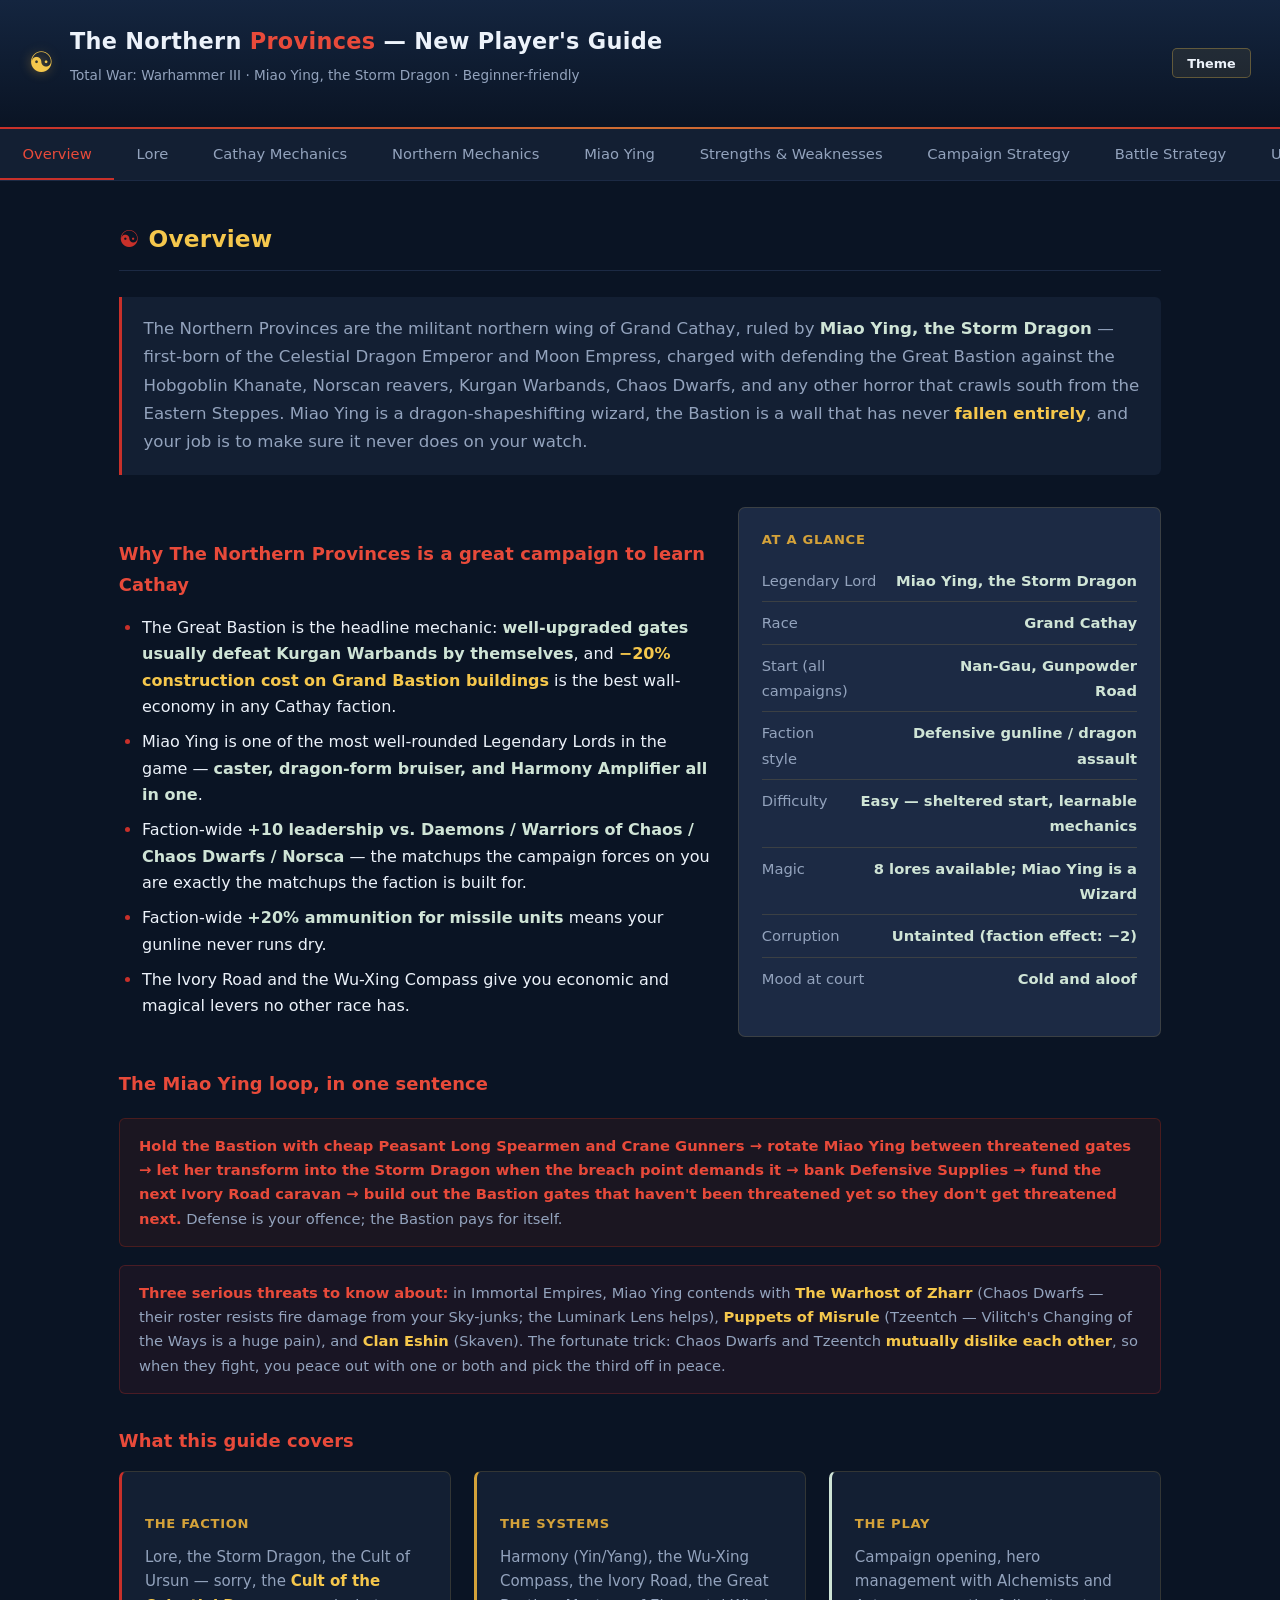
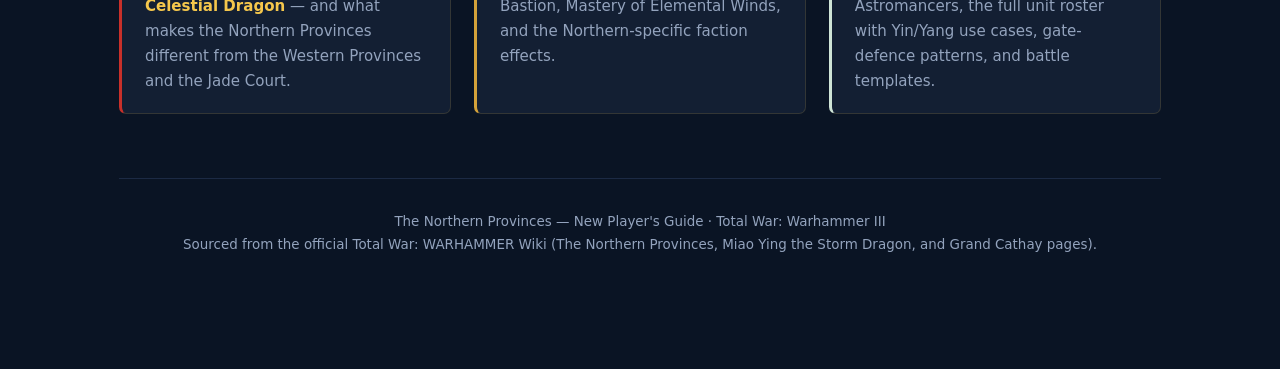
<file: northern-provinces/index.html>
<!DOCTYPE html>
<html lang="en">
<head>
<meta charset="UTF-8">
<meta name="viewport" content="width=device-width, initial-scale=1.0">
<title>The Northern Provinces &mdash; New Player's Guide</title>
<meta name="description" content="A new player's guide to Miao Ying, the Storm Dragon, and The Northern Provinces in Total War: Warhammer III. Lore, Cathay mechanics, Harmony, the Great Bastion, full unit roster, hero management, campaign and battle strategy, settlement decisions, diplomacy, economy, and tech priorities.">

<!-- Open Graph -->
<meta property="og:type" content="website">
<meta property="og:title" content="The Northern Provinces &mdash; New Player's Guide">
<meta property="og:description" content="A beginner-friendly guide to Miao Ying, the Storm Dragon, and The Northern Provinces (Cathay) in Total War: Warhammer III.">
<meta property="og:image" content="titlecard.png">
<meta property="og:image:width" content="1200">
<meta property="og:image:height" content="630">
<meta property="og:image:alt" content="The Northern Provinces titlecard with a yin-yang storm dragon over a stormy blue sky.">

<!-- Twitter / X -->
<meta name="twitter:card" content="summary_large_image">
<meta name="twitter:title" content="The Northern Provinces &mdash; New Player's Guide">
<meta name="twitter:description" content="A beginner-friendly guide to Miao Ying, the Storm Dragon, and The Northern Provinces in Total War: Warhammer III.">
<meta name="twitter:image" content="titlecard.png">
<meta name="twitter:image:alt" content="The Northern Provinces titlecard with a yin-yang storm dragon over a stormy blue sky.">
<style>
:root {
    --bg:     #0a1424;
    --sf:     #131f33;
    --sf2:    #1c2a44;
    --sf3:    #243652;
    --ember:  #c8302a;
    --ember2: #e84a3a;
    --gold:   #d4a23a;
    --gold2:  #f5c74c;
    --frost:  #cfe4d6;
    --tx:     #ecf2fa;
    --mu:     #93a3bd;
    --bdr:    rgba(245,199,76,.14);
    --rune:   #8a2418;
    --hdr-1:  #14253f;
    --hdr-2:  #0a1424;
    --hdr-tx: #ecf2fa;
    --hdr-mu: #93a3bd;
    --hdr-btn-bg:    rgba(245,199,76,.08);
    --hdr-btn-bdr:   rgba(245,199,76,.3);
    --hdr-btn-bg-h:  rgba(245,199,76,.18);
}
body.light {
    --bg:     #f3f6fb;
    --sf:     #ffffff;
    --sf2:    #e6ecf5;
    --sf3:    #d3dde9;
    --ember:  #a01c14;
    --ember2: #c1271d;
    --gold:   #8a6a1f;
    --gold2:  #a88029;
    --frost:  #2a3d34;
    --tx:     #1d2433;
    --mu:     #5d6a80;
    --bdr:    rgba(160,28,20,.18);
    --rune:   #7a1810;
    --hdr-1:  #e3ecf7;
    --hdr-2:  #cfdbeb;
    --hdr-tx: #15202f;
    --hdr-mu: #4a576c;
    --hdr-btn-bg:    rgba(160,28,20,.06);
    --hdr-btn-bdr:   rgba(160,28,20,.28);
    --hdr-btn-bg-h:  rgba(160,28,20,.14);
}

*{margin:0;padding:0;box-sizing:border-box}

body {
    background:var(--bg); color:var(--tx);
    font-family:'Segoe UI',system-ui,-apple-system,sans-serif;
    font-size:16px; line-height:1.72;
    transition:background .2s,color .2s;
}

/* Header */
header {
    background:linear-gradient(180deg,var(--hdr-1) 0%,var(--hdr-2) 100%);
    padding:1.4rem 1.8rem;
    display:flex; align-items:center; gap:1rem;
    border-bottom:2px solid var(--ember);
    position:relative;
}
header::after{
    content:""; position:absolute; left:0; right:0; bottom:-2px; height:2px;
    background:linear-gradient(90deg,transparent 0%,var(--gold) 50%,transparent 100%);
    opacity:.55;
}
.skull{font-size:1.75rem;line-height:1;color:var(--gold2);text-shadow:0 0 12px rgba(212,162,58,.45)}
body.light .skull{color:var(--ember);text-shadow:0 0 8px rgba(160,28,20,.2)}
header h1{font-size:1.4rem;font-weight:700;letter-spacing:.3px;color:var(--hdr-tx)}
header h1 .accent{color:var(--ember2)}
header p {color:var(--hdr-mu);font-size:.85rem;margin-top:.2rem}
.hdr-right{margin-left:auto;display:flex;gap:.5rem;flex-shrink:0}
.hdr-btn {
    background:var(--hdr-btn-bg);
    border:1px solid var(--hdr-btn-bdr);
    color:var(--hdr-tx); border-radius:5px;
    padding:.4rem .9rem;
    font-size:.8rem; font-weight:600;
    cursor:pointer; transition:all .15s;
    text-decoration:none; display:inline-flex; align-items:center;
    font-family:inherit; line-height:1.2;
}
.hdr-btn:hover{background:var(--hdr-btn-bg-h);border-color:var(--gold)}

/* Nav */
nav {
    background:var(--sf); display:flex;
    overflow-x:auto; border-bottom:1px solid var(--sf2);
    scrollbar-width:none;
    position:sticky; top:0; z-index:10;
}
nav::-webkit-scrollbar{display:none}
nav button {
    background:none; border:none;
    border-bottom:2px solid transparent;
    color:var(--mu); padding:1rem 1.4rem;
    cursor:pointer; font-size:.92rem; font-weight:500;
    white-space:nowrap; transition:color .15s, border-color .15s;
    font-family:inherit;
}
nav button:hover{color:var(--tx)}
nav button.active{color:var(--ember2);border-bottom-color:var(--ember)}

/* Layout */
main{max-width:1100px;margin:0 auto;padding:2.4rem 1.8rem 5rem}
.tab{display:none}
.tab.active{display:block;animation:fade .2s ease}
@keyframes fade{from{opacity:0;transform:translateY(4px)}to{opacity:1;transform:none}}

h2{
    font-size:1.45rem;color:var(--gold2);
    margin-bottom:1.6rem;padding-bottom:.7rem;
    border-bottom:1px solid var(--sf2);
    letter-spacing:.2px;font-weight:700;
}
h2 .rune{color:var(--ember);margin-right:.55rem}
h3{font-size:1.12rem;font-weight:600;color:var(--ember2);margin:2rem 0 .9rem;letter-spacing:.1px}
h4{font-size:.82rem;font-weight:700;color:var(--gold);margin:1.3rem 0 .55rem;text-transform:uppercase;letter-spacing:.7px}

p{margin-bottom:1.05rem}
strong{color:var(--frost);font-weight:600}
em{color:var(--gold2);font-style:normal;font-weight:600}

ul,ol{padding-left:1.45rem;margin-bottom:1.1rem}
li{margin-bottom:.55rem;line-height:1.65}
li::marker{color:var(--ember)}

.lead{
    font-size:1.04rem;color:var(--mu);margin-bottom:2rem;
    padding:1.15rem 1.35rem;background:var(--sf);border-left:3px solid var(--ember);
    border-radius:0 6px 6px 0;line-height:1.7;
}

/* Grid layouts */
.two-col{display:grid;grid-template-columns:1fr 1fr;gap:1.6rem}
.three-col{display:grid;grid-template-columns:repeat(3,1fr);gap:1.4rem}
@media(max-width:780px){.two-col,.three-col{grid-template-columns:1fr}}

/* Cards */
.card{
    background:var(--sf);border-radius:7px;
    padding:1.25rem 1.45rem;margin-bottom:1rem;
    border:1px solid var(--bdr);
}
.card-blood{border-left:3px solid var(--ember)}
.card-brass{border-left:3px solid var(--gold)}
.card-bone{border-left:3px solid var(--frost)}
.card p:last-child,.card ul:last-child,.card ol:last-child{margin-bottom:0}

/* Callouts */
.tip,.warn,.note,.tactic{
    border-radius:6px;padding:.95rem 1.2rem;font-size:.92rem;
    margin:1.1rem 0;color:var(--mu);line-height:1.65;
}
.tip {background:rgba(212,162,58,.08);border:1px solid rgba(212,162,58,.24)}
.tip  strong{color:var(--gold2)}
.warn{background:rgba(200,48,42,.08);border:1px solid rgba(200,48,42,.28)}
.warn strong{color:var(--ember2)}
.note{background:rgba(207,228,214,.05);border:1px solid rgba(207,228,214,.15)}
.note strong{color:var(--frost)}
.tactic{background:rgba(138,36,24,.14);border:1px solid rgba(138,36,24,.42)}
.tactic strong{color:var(--ember2)}

/* Yin/Yang special block */
.yy{
    display:grid;grid-template-columns:1fr 1fr;gap:1.2rem;margin:1.2rem 0;
}
@media(max-width:680px){.yy{grid-template-columns:1fr}}
.yy-block{
    padding:1.2rem 1.4rem;border-radius:7px;background:var(--sf);
    border:1px solid var(--bdr);
}
.yy-yin{border-left:3px solid #6ea3d4}
.yy-yang{border-left:3px solid var(--ember)}
.yy-block h4{margin-top:0;font-size:1rem;letter-spacing:.2px;text-transform:none}
.yy-yin h4{color:#9bc4ec}
.yy-yang h4{color:var(--ember2)}

/* Stat lines */
.stat-row{display:flex;justify-content:space-between;padding:.5rem 0;border-bottom:1px solid var(--bdr);gap:1rem}
.stat-row:last-child{border-bottom:none}
.stat-row .label{color:var(--mu)}
.stat-row .val{color:var(--frost);font-weight:600;text-align:right}

/* Tables */
table{width:100%;border-collapse:collapse;margin:1rem 0;font-size:.92rem}
th,td{padding:.85rem 1rem;text-align:left;border-bottom:1px solid var(--sf2);vertical-align:top}
th{color:var(--gold2);font-weight:600;background:var(--sf2);font-size:.78rem;text-transform:uppercase;letter-spacing:.6px}
tr:hover td{background:rgba(245,199,76,.04)}
td .role{display:inline-block;font-size:.7rem;padding:.18rem .55rem;border-radius:3px;font-weight:700;text-transform:uppercase;letter-spacing:.4px}
.role-tank{background:rgba(207,228,214,.15);color:var(--frost)}
.role-melee{background:rgba(200,48,42,.18);color:var(--ember2)}
.role-cav{background:rgba(212,162,58,.18);color:var(--gold2)}
.role-mons{background:rgba(180,90,150,.22);color:#e8a4d2}
.role-fast{background:rgba(120,160,200,.18);color:#9bc4ec}
.role-art{background:rgba(140,90,200,.18);color:#c5a4f0}
.role-hero{background:rgba(245,199,76,.15);color:var(--gold2)}
.role-cast{background:rgba(120,200,220,.18);color:#88d3e3}
.role-fly{background:rgba(180,120,200,.2);color:#d6a3ed}
.role-yin{background:rgba(120,160,200,.18);color:#9bc4ec}
.role-yang{background:rgba(200,48,42,.18);color:var(--ember2)}

/* Decision flow (raze / sack / occupy) */
.decision{display:grid;grid-template-columns:repeat(3,1fr);gap:1.2rem;margin:1.4rem 0}
@media(max-width:780px){.decision{grid-template-columns:1fr}}
.choice{
    background:var(--sf);padding:1.3rem 1.45rem;border-radius:7px;
    border:1px solid var(--bdr);border-top:3px solid var(--gold);
}
.choice.raze{border-top-color:var(--ember)}
.choice.sack{border-top-color:var(--gold)}
.choice.occupy{border-top-color:var(--frost)}
.choice h4{margin-top:0;font-size:1.05rem;color:var(--frost);text-transform:none;letter-spacing:.2px}
.choice .verdict{
    margin-top:.85rem;padding:.6rem .8rem;font-size:.86rem;
    background:var(--sf2);border-radius:5px;color:var(--gold2);
    border:1px solid var(--bdr);
}

/* Mechanic blocks */
.mech-grid{display:grid;grid-template-columns:repeat(2,1fr);gap:1.2rem;margin:1.2rem 0}
@media(max-width:780px){.mech-grid{grid-template-columns:1fr}}
.mech{
    background:var(--sf);padding:1.25rem 1.4rem;border-radius:7px;
    border:1px solid var(--bdr);position:relative;
}
.mech-icon{
    position:absolute;top:1.05rem;right:1.05rem;
    font-size:1.5rem;opacity:.35;color:var(--gold);
}
.mech h4{margin-top:0;color:var(--ember2);text-transform:none;letter-spacing:0;font-size:1.04rem}
.mech p:last-child{margin-bottom:0}

/* Pros/cons */
.pc{display:grid;grid-template-columns:1fr 1fr;gap:1.2rem;margin:1rem 0}
@media(max-width:680px){.pc{grid-template-columns:1fr}}
.pc-block{padding:1.15rem 1.35rem;border-radius:6px;background:var(--sf);border:1px solid var(--bdr)}
.pc-pros{border-left:3px solid var(--gold)}
.pc-cons{border-left:3px solid var(--ember)}
.pc-block h4{margin-top:0;font-size:.85rem}
.pc-pros h4{color:var(--gold2)}
.pc-cons h4{color:var(--ember2)}
.pc-block ul{margin-bottom:0;padding-left:1.25rem}
.pc-block li{font-size:.94rem;color:var(--mu);margin-bottom:.5rem;line-height:1.6}

/* Hero block (Miao Ying) */
.hero-block{
    background:linear-gradient(135deg,var(--sf) 0%,var(--sf2) 100%);
    padding:1.6rem 1.75rem;border-radius:8px;
    border:1px solid var(--ember);position:relative;overflow:hidden;
    margin-bottom:1.5rem;
}
.hero-block::before{
    content:"";position:absolute;top:-30px;right:-30px;
    width:140px;height:140px;border-radius:50%;
    background:radial-gradient(circle,rgba(200,48,42,.22),transparent 70%);
}
.hero-name{font-size:1.55rem;color:var(--ember2);font-weight:700;letter-spacing:.5px}
.hero-title{font-size:.9rem;color:var(--gold2);margin-bottom:.95rem;font-style:italic}

/* Tag chips */
.tags{display:flex;flex-wrap:wrap;gap:.45rem;margin:.85rem 0}
.tag{
    font-size:.72rem;padding:.25rem .65rem;border-radius:3px;
    background:var(--sf2);color:var(--mu);border:1px solid var(--bdr);
    text-transform:uppercase;letter-spacing:.5px;font-weight:600;
}
.tag.good{color:var(--gold2);border-color:rgba(212,162,58,.4)}
.tag.bad{color:var(--ember2);border-color:rgba(200,48,42,.4)}

/* Numbered steps */
.steps{counter-reset:step;list-style:none;padding:0;margin:1rem 0}
.steps li{
    counter-increment:step;
    position:relative;padding:.95rem 1.15rem .95rem 3rem;
    background:var(--sf);border-radius:6px;margin-bottom:.7rem;
    border:1px solid var(--bdr);border-left:2px solid var(--gold);
    line-height:1.6;
}
.steps li::before{
    content:counter(step);
    position:absolute;left:.85rem;top:1rem;
    width:1.65rem;height:1.65rem;border-radius:50%;
    background:var(--ember);color:#fff;
    display:flex;align-items:center;justify-content:center;
    font-weight:700;font-size:.82rem;
}

/* Section intro */
.intro-grid{display:grid;grid-template-columns:1.4fr 1fr;gap:1.6rem;margin-bottom:1.5rem}
@media(max-width:780px){.intro-grid{grid-template-columns:1fr}}

/* Quick reference panel */
.qref{
    background:var(--sf2);padding:1.3rem 1.45rem;border-radius:7px;
    border:1px solid var(--bdr);
}
.qref h4{margin-top:0}
.qref .stat-row{font-size:.92rem}

footer{
    text-align:center;padding:2rem 1.5rem;color:var(--mu);font-size:.84rem;
    border-top:1px solid var(--sf2);margin-top:3rem;line-height:1.7;
}
footer a{color:var(--gold);text-decoration:none}
footer a:hover{color:var(--gold2);text-decoration:underline}
</style>
</head>
<body>

<header>
    <span class="skull" aria-hidden="true">&#9775;</span>
    <div>
        <h1>The Northern <span class="accent">Provinces</span> &mdash; New Player's Guide</h1>
        <p>Total War: Warhammer III &middot; Miao Ying, the Storm Dragon &middot; Beginner-friendly</p>
    </div>
    <div class="hdr-right">
        <button class="hdr-btn" id="themeBtn" type="button">Theme</button>
    </div>
</header>

<nav id="navBar">
    <button data-tab="overview" class="active">Overview</button>
    <button data-tab="lore">Lore</button>
    <button data-tab="mechanics">Cathay Mechanics</button>
    <button data-tab="northern">Northern Mechanics</button>
    <button data-tab="miao">Miao Ying</button>
    <button data-tab="strengths">Strengths &amp; Weaknesses</button>
    <button data-tab="campaign">Campaign Strategy</button>
    <button data-tab="battle">Battle Strategy</button>
    <button data-tab="roster">Unit Roster</button>
    <button data-tab="heroes">Heroes &amp; Casters</button>
    <button data-tab="bastion">The Great Bastion</button>
    <button data-tab="settlements">Raze / Sack / Occupy</button>
    <button data-tab="economy">Diplomacy &amp; Economy</button>
</nav>

<main>

<!-- ============================================================ OVERVIEW -->
<section class="tab active" id="overview">
    <h2><span class="rune">&#9775;</span>Overview</h2>
    <p class="lead">
        The Northern Provinces are the militant northern wing of Grand Cathay, ruled by <strong>Miao Ying, the Storm Dragon</strong> &mdash; first-born of the Celestial Dragon Emperor and Moon Empress, charged with defending the Great Bastion against the Hobgoblin Khanate, Norscan reavers, Kurgan Warbands, Chaos Dwarfs, and any other horror that crawls south from the Eastern Steppes. Miao Ying is a dragon-shapeshifting wizard, the Bastion is a wall that has never <em>fallen entirely</em>, and your job is to make sure it never does on your watch.
    </p>

    <div class="intro-grid">
        <div>
            <h3>Why The Northern Provinces is a great campaign to learn Cathay</h3>
            <ul>
                <li>The Great Bastion is the headline mechanic: <strong>well-upgraded gates usually defeat Kurgan Warbands by themselves</strong>, and <em>&minus;20% construction cost on Grand Bastion buildings</em> is the best wall-economy in any Cathay faction.</li>
                <li>Miao Ying is one of the most well-rounded Legendary Lords in the game &mdash; <strong>caster, dragon-form bruiser, and Harmony Amplifier all in one</strong>.</li>
                <li>Faction-wide <strong>+10 leadership vs. Daemons / Warriors of Chaos / Chaos Dwarfs / Norsca</strong> &mdash; the matchups the campaign forces on you are exactly the matchups the faction is built for.</li>
                <li>Faction-wide <strong>+20% ammunition for missile units</strong> means your gunline never runs dry.</li>
                <li>The Ivory Road and the Wu-Xing Compass give you economic and magical levers no other race has.</li>
            </ul>
        </div>
        <div class="qref">
            <h4>At a glance</h4>
            <div class="stat-row"><span class="label">Legendary Lord</span><span class="val">Miao Ying, the Storm Dragon</span></div>
            <div class="stat-row"><span class="label">Race</span><span class="val">Grand Cathay</span></div>
            <div class="stat-row"><span class="label">Start (all campaigns)</span><span class="val">Nan-Gau, Gunpowder Road</span></div>
            <div class="stat-row"><span class="label">Faction style</span><span class="val">Defensive gunline / dragon assault</span></div>
            <div class="stat-row"><span class="label">Difficulty</span><span class="val">Easy &mdash; sheltered start, learnable mechanics</span></div>
            <div class="stat-row"><span class="label">Magic</span><span class="val">8 lores available; Miao Ying is a Wizard</span></div>
            <div class="stat-row"><span class="label">Corruption</span><span class="val">Untainted (faction effect: &minus;2)</span></div>
            <div class="stat-row"><span class="label">Mood at court</span><span class="val">Cold and aloof</span></div>
        </div>
    </div>

    <h3>The Miao Ying loop, in one sentence</h3>
    <div class="tactic">
        <strong>Hold the Bastion with cheap Peasant Long Spearmen and Crane Gunners &rarr; rotate Miao Ying between threatened gates &rarr; let her transform into the Storm Dragon when the breach point demands it &rarr; bank Defensive Supplies &rarr; fund the next Ivory Road caravan &rarr; build out the Bastion gates that haven't been threatened yet so they don't get threatened next.</strong> Defense is your offence; the Bastion pays for itself.
    </div>

    <div class="warn">
        <strong>Three serious threats to know about:</strong> in Immortal Empires, Miao Ying contends with <em>The Warhost of Zharr</em> (Chaos Dwarfs &mdash; their roster resists fire damage from your Sky-junks; the Luminark Lens helps), <em>Puppets of Misrule</em> (Tzeentch &mdash; Vilitch's Changing of the Ways is a huge pain), and <em>Clan Eshin</em> (Skaven). The fortunate trick: Chaos Dwarfs and Tzeentch <em>mutually dislike each other</em>, so when they fight, you peace out with one or both and pick the third off in peace.
    </div>

    <h3>What this guide covers</h3>
    <div class="three-col">
        <div class="card card-blood">
            <h4>The faction</h4>
            <p style="font-size:.94rem;color:var(--mu);margin:0;line-height:1.65">
                Lore, the Storm Dragon, the Cult of Ursun &mdash; sorry, the <em>Cult of the Celestial Dragon</em> &mdash; and what makes the Northern Provinces different from the Western Provinces and the Jade Court.
            </p>
        </div>
        <div class="card card-brass">
            <h4>The systems</h4>
            <p style="font-size:.94rem;color:var(--mu);margin:0;line-height:1.65">
                Harmony (Yin/Yang), the Wu-Xing Compass, the Ivory Road, the Great Bastion, Mastery of Elemental Winds, and the Northern-specific faction effects.
            </p>
        </div>
        <div class="card card-bone">
            <h4>The play</h4>
            <p style="font-size:.94rem;color:var(--mu);margin:0;line-height:1.65">
                Campaign opening, hero management with Alchemists and Astromancers, the full unit roster with Yin/Yang use cases, gate-defence patterns, and battle templates.
            </p>
        </div>
    </div>
</section>

<!-- ============================================================ LORE -->
<section class="tab" id="lore">
    <h2><span class="rune">&#9775;</span>Lore &mdash; The Storm Dragon and Her Wall</h2>
    <p class="lead">
        To understand the Northern Provinces you have to understand three things: who ultimately rules Cathay, who Miao Ying is in that family, and what the Great Bastion was built to keep out.
    </p>

    <h3>Grand Cathay &mdash; the Empire of the Celestial Dragon</h3>
    <p>
        Grand Cathay is the largest empire in the Warhammer World, occupying most of the Far East. It is ruled by the <strong>Celestial Dragon Emperor</strong> and his consort the <strong>Moon Empress</strong> &mdash; immortal dragons who can shapeshift into human form &mdash; from the Imperial Court. In practice, the day-to-day governing of the empire falls to their nine children, who rule individual provinces. Of the nine, <em>four have been lost to time and enmity</em>; five remain.
    </p>
    <p>
        Cathay's people are mostly humans, with smaller populations of Monkey-Warriors, and trading cities that host Tilean, Estalian, Imperial, High Elf, and Dwarf foreigners. The empire is a power of <strong>Order</strong>, a staunch opponent of Chaos &mdash; but its position in the Far East makes it isolated, thousands of miles from any natural ally.
    </p>

    <h3>Miao Ying &mdash; the Storm Dragon, eldest child of the Emperor</h3>
    <p>
        Miao Ying is "<em>the favoured child of the Celestial Emperor, revered defender of the Great Bastion and imperious majesty incarnate</em>." She is the <strong>first-born</strong>, given the honour of ruling the Northern Provinces and charged with Cathay's defence as commander of the Great Bastion. She has held this position for centuries.
    </p>
    <p>
        She is famously <strong>cold and aloof</strong>. Her armies are almost constantly at war, fighting the predations of Chaos that grow against the Bastion. Her father entrusts her with important tasks &mdash; some of which put her at odds with her siblings.
    </p>

    <div class="warn">
        <strong>The detail that defines her in battle:</strong> Miao Ying is <em>both</em> a wizard <em>and</em> a melee monster. She fights in <strong>two forms</strong>: Standard (humanoid, armoured, sword-and-spell caster with full Wizard kit) and <strong>Dragon Form</strong> (a transformation ability that turns her into a single-entity flying dragon). Both forms cast spells. The Dragon form is faster and devastating in single-entity combat; the Standard form is a more flexible front-line caster.
    </div>

    <h3>The Great Bastion</h3>
    <p>
        The most notable feature of the Northern Provinces is the <strong>Great Bastion</strong> &mdash; a huge, ancient fortification stretching along most of Cathay's northern border. It guards against the Hobgoblin Khanate, the forces of Chaos, and other attackers from the Eastern Steppes. Along its length lie <strong>gates, guarded by mighty fortresses</strong>. The Great Bastion has a <em>mysterious, magical connection to the Dragon Emperor himself</em>. On rare occasions it has been breached &mdash; and when it has, the forces of Chaos have cut a bloody swath into the heartland of Cathay &mdash; <strong>but it has never fallen entirely</strong>.
    </p>

    <h3>Nan-Gau &mdash; the City of Smoke</h3>
    <p>
        In the northwest of the Northern Provinces lies <strong>Nan-Gau, the city of smoke</strong> &mdash; countless forges and workshops producing arms and machines for Cathay's armies, including the famous <em>Sky-junks</em>. Because of Nan-Gau's importance to the empire, its Lords are granted <strong>more independence</strong> than most. Your starting capital and a defining piece of the campaign's identity.
    </p>

    <h3>The four playable Cathay factions &mdash; where the Northern fits</h3>
    <p>
        Cathay ships <strong>three vanilla playable factions</strong>, plus the DLC Tiger Warriors:
    </p>
    <ul>
        <li><strong>The Northern Provinces</strong> &mdash; Miao Ying, the Storm Dragon. The Bastion guardians. The faction this guide covers.</li>
        <li><strong>The Western Provinces</strong> &mdash; Zhao Ming, the Iron Dragon. Guards the city of Shang-Yang in the Warpstone Desert and the Ivory Road westward.</li>
        <li><strong>The Jade Court</strong> &mdash; Yuan Bo, the Jade Dragon. Rules from Shang Wu; chief bureaucrat and Administrator of the Realm.</li>
        <li><strong>(DLC) Bhashiva &amp; the Tiger Warriors</strong> &mdash; Bhashiva, the White Tiger.</li>
    </ul>
    <p>
        There are two siblings <em>not</em> playable: <strong>Yin-Yin the Sea Dragon</strong> (Eastern Provinces) and <strong>Li Dao the Fire Dragon</strong> (Southern Provinces). The dragon family doesn't always live in harmony &mdash; jealous competition between siblings is part of the campaign flavour.
    </p>

    <div class="note">
        <strong>Why this matters mechanically:</strong> the lore <em>is</em> the mechanics. The Bastion is real terrain you maintain. Harmony &mdash; the balance of Yin and Yang &mdash; is the worldview of Cathay that the game expresses as a meter you steer. The Wu-Xing Compass is the Imperial influence over the Winds of Magic. Caravans to the Old World on the Ivory Road are the same caravans Zhao Ming's faction wrote into history. <em>The flavour is the rulebook</em>.
    </div>
</section>

<!-- ============================================================ CATHAY MECHANICS -->
<section class="tab" id="mechanics">
    <h2><span class="rune">&#9775;</span>General Cathay Mechanics</h2>
    <p class="lead">
        These five systems apply to every Grand Cathay faction. Master them and you understand the race.
    </p>

    <div class="mech-grid">
        <div class="mech">
            <span class="mech-icon">&#9775;</span>
            <h4>Harmony (Yin / Yang)</h4>
            <p>Cathay's philosophical core. <strong>Each action you take pushes a Harmony meter</strong> toward either <em>Yin</em> or <em>Yang</em>. The greatest faction-wide bonuses come from <strong>keeping the meter balanced in the centre</strong>; extreme tilt to either pole gives you partial bonuses but loses the harmony bonus.</p>
            <p style="margin:0">It is, mechanically, similar to Bretonnia's Peasant Economy &mdash; balance two resources to maximise output without penalties.</p>
        </div>

        <div class="mech">
            <span class="mech-icon">&#10024;</span>
            <h4>The Wu-Xing Compass</h4>
            <p>A magical campaign-map device that <strong>directs the Winds of Magic across the land</strong>. Pointing the Compass at a faction-wide buff (military, economic, supply) gives you a powerful temporary effect across every region you own.</p>
            <p style="margin:0">Pair Compass directions with Harmony alignment for compounding effects &mdash; this is one of the strategic levers other races simply do not have.</p>
        </div>

        <div class="mech">
            <span class="mech-icon">&#127746;</span>
            <h4>The Ivory Road</h4>
            <p>Cathay's <strong>trade-caravan campaign system</strong>. Your factions can send trade caravans west along the Ivory Road to the Old World &mdash; <em>income</em>, plus en-route <strong>dilemmas</strong> that may enhance the rewards or destroy the caravan entirely.</p>
            <p style="margin:0"><strong>Equip caravans with sturdy infantry and anti-large units</strong> &mdash; especially against Ogre threats. Defeating an Ogre Lord during a caravan run grants meaningful loot.</p>
        </div>

        <div class="mech">
            <span class="mech-icon">&#127902;</span>
            <h4>The Great Bastion</h4>
            <p>The mighty fortification along Cathay's northern border. <strong>It will come under attack</strong>; building it up confers great benefits. Each gate has its own threat bar, garrison, and defensive infrastructure that you upgrade over time.</p>
            <p style="margin:0">For the Northern Provinces specifically, the Bastion is your campaign &mdash; see the <em>Great Bastion</em> tab for the deep dive.</p>
        </div>
    </div>

    <h3>Battle Harmony &mdash; Yin and Yang on the battlefield</h3>
    <div class="yy">
        <div class="yy-block yy-yin">
            <h4>Yin units (typically ranged)</h4>
            <p style="margin-bottom:.4rem">When near a Yang-aligned ally, Yin units gain a <strong>reload speed buff</strong>.</p>
            <p style="font-size:.88rem;color:var(--mu);margin:0">Examples: Crane Gunners, Iron Hail Gunners, Jade Warrior Crossbowmen, Astromancers. Place these <em>behind or beside</em> your Yang line.</p>
        </div>
        <div class="yy-block yy-yang">
            <h4>Yang units (typically melee)</h4>
            <p style="margin-bottom:.4rem">When near a Yin-aligned ally, Yang units gain a <strong>melee defence buff</strong>.</p>
            <p style="font-size:.88rem;color:var(--mu);margin:0">Examples: Peasant Long Spearmen, Jade Warriors, Celestial Dragon Guard, Jade Lancers. Anchor them <em>in front of or alongside</em> your Yin shooters.</p>
        </div>
    </div>
    <div class="tactic">
        <strong>The fundamental Cathay battle rule:</strong> never deploy a Yin unit out of supporting range of a Yang unit (or vice versa). A Crane Gunner at half buff is a Crane Gunner at half value. Diverse, well-supported formations are the entire design philosophy of the army.
    </div>

    <h3>Mastery of the Elemental Winds &mdash; the caster bonus</h3>
    <div class="card card-brass">
        <p style="margin:0">Cathay's casters have a unique boost based on <strong>caster count in the same army</strong>. Each caster after the first adds <strong>+15% damage / buff power</strong>, up to a maximum of <strong>+100%</strong>:</p>
    </div>
    <table>
        <tr><th>Casters in army</th><th>Bonus</th><th>Practical effect</th></tr>
        <tr><td>1</td><td>+0%</td><td>Baseline magic</td></tr>
        <tr><td>2 (e.g. Lord + Hero)</td><td>+15%</td><td>Slight scaling</td></tr>
        <tr><td>3</td><td>+30%</td><td>Real impact spike</td></tr>
        <tr><td>4</td><td>+45%</td><td>Caster-doomstack territory</td></tr>
        <tr><td>5</td><td>+60%</td><td>Spells dominate the battle</td></tr>
        <tr><td>7+</td><td>+100% (cap)</td><td>Magic-army endgame</td></tr>
    </table>

    <h3>Eight lores of magic</h3>
    <p>
        Cathay's casters can access <strong>Lore of Beasts, Lore of Heavens, Lore of Life, Lore of Light, Lore of Metal, Lore of Shadows, Lore of Yang,</strong> and <strong>Lore of Yin</strong> &mdash; one of the broadest magic lists in the game. Different lord/hero types unlock different lores.
    </p>

    <div class="card card-blood">
        <h4>Roster identity</h4>
        <p style="margin:0">"<em>Legions of weaker, cheaper human troops backed up by a diverse roster of stronger elite troops, flying cavalry, monsters, and war machines/artillery. A defensive, less mobile army vulnerable to flanking.</em>" Build for set-piece battles, not chase-the-enemy-down.</p>
    </div>
</section>

<!-- ============================================================ NORTHERN MECHANICS -->
<section class="tab" id="northern">
    <h2><span class="rune">&#9775;</span>The Northern Provinces &mdash; Faction-Specific Effects</h2>
    <p class="lead">
        On top of the general Cathay systems, Miao Ying's faction gets a tight bundle of effects that all push toward one identity: <em>defend the Great Bastion, hold a missile-heavy line, and crush Chaos when it finally throws itself at your wall</em>.
    </p>

    <h3>Faction effects (always-on)</h3>
    <div class="three-col">
        <div class="card card-brass">
            <h4>Defensive Supplies: +300 (all regions)</h4>
            <p style="font-size:.94rem;color:var(--mu);margin:0;line-height:1.65">Defensive Supplies are the regional resource that fuels Bastion upgrades and garrison reinforcements. <strong>+300 across every region you own</strong> means your Bastion gates and provincial defences capitalise faster than any other Cathay faction.</p>
        </div>
        <div class="card card-brass">
            <h4>&minus;20% Grand Bastion construction cost</h4>
            <p style="font-size:.94rem;color:var(--mu);margin:0;line-height:1.65">A factionwide discount on every Grand Bastion building chain. Stack with Defensive Supplies and you have the cheapest, fastest-growing Bastion upgrade economy in Cathay.</p>
        </div>
        <div class="card card-brass">
            <h4>Corruption: &minus;2</h4>
            <p style="font-size:.94rem;color:var(--mu);margin:0;line-height:1.65">A baseline corruption suppression in every region. Combined with Cathay's <em>Untainted</em> default, your provinces shed Chaos / Skaven / Vampire corruption automatically &mdash; no anti-corruption building chains required.</p>
        </div>
    </div>
    <div class="three-col" style="margin-top:1rem">
        <div class="card card-brass">
            <h4>+10 Leadership vs. Chaos &amp; Norsca</h4>
            <p style="font-size:.94rem;color:var(--mu);margin:0;line-height:1.65">A flat <strong>+10 leadership</strong> when fighting Daemons of Chaos, Warriors of Chaos, Chaos Dwarfs, and Norsca. The exact factions you'll be fighting at the Bastion. Your Peasant Long Spearmen suddenly hold the line like Celestial Dragon Guard.</p>
        </div>
        <div class="card card-brass">
            <h4>+20% Ammunition for missile units</h4>
            <p style="font-size:.94rem;color:var(--mu);margin:0;line-height:1.65">Every missile unit in your faction has 20% more ammunition. Crane Gunners, Iron Hail Gunners, Jade Warrior Crossbowmen, Sky-junks &mdash; all run longer in protracted defensive battles.</p>
        </div>
        <div class="card card-brass">
            <h4>Diplomatic traits: <em>Protective, Bastion Defender, Caravan Master</em></h4>
            <p style="font-size:.94rem;color:var(--mu);margin:0;line-height:1.65">Other factions read you as a defensive, trade-friendly Bastion power. <em>Bastion Defender</em> in particular is a reputation hook with Cathayan minor factions.</p>
        </div>
    </div>

    <h3>Starting state (Immortal Empires)</h3>
    <ul>
        <li><strong>Starting at war:</strong> <em>Rebel Lords of Nan-Yang</em> (your immediate target) and <em>Kurgan Warband</em> (intermittent Bastion-attackers).</li>
        <li><strong>Starting NAP:</strong> <em>Imperial Wardens</em> &mdash; a friendly minor Cathay faction.</li>
    </ul>

    <h3>Starting state (Realm of Chaos)</h3>
    <ul>
        <li><strong>Starting at war:</strong> Rebel Lords of Nan-Yan, Dissenter Lords of Jinshen, Kurgan Warband, Sarthorael's Watchers, Dreaded Wo, and Khazag.</li>
        <li><strong>Starting NAP:</strong> Celestial Loyalists.</li>
    </ul>

    <h3>How these stack in practice</h3>
    <div class="tactic">
        <strong>Compounding effect:</strong> a Kurgan Warband approaches the Bastion. Your gate has been upgraded for half-price (&minus;20%) and stocked with Defensive Supplies (+300/region). The garrison's Peasant Long Spearmen hold +10 leadership against Chaos and won't break. Crane Gunners overhead have +20% ammunition; their fire never falters. Miao Ying flies in from another gate &mdash; transforms into the Storm Dragon &mdash; and the Warband is dead before they breach. The faction is the wall <em>and</em> the dragon that protects the wall.
    </div>

    <h3>Miao Ying's lord-line bonuses</h3>
    <ul>
        <li><strong>Supreme Matriarch (personal trait):</strong> <em>"I bring the storm winds!"</em></li>
        <li><strong>Upkeep: &minus;50% for Missile Infantry units</strong> in her army.</li>
        <li><strong>Recruit rank: +2</strong> for Iron Hail Gunners, Crane Gunners, and Nan-Gau Grenadiers in her army.</li>
        <li><strong>Missile strength: +10%</strong> for Iron Hail Gunners, Crane Gunners, and Nan-Gau Grenadiers in her army.</li>
    </ul>
    <p>
        Translation: Miao Ying's army is the <em>gunpowder doomstack</em> of Cathay. Build it that way.
    </p>
</section>

<!-- ============================================================ MIAO YING -->
<section class="tab" id="miao">
    <h2><span class="rune">&#9775;</span>Miao Ying, the Storm Dragon</h2>

    <div class="hero-block">
        <div class="hero-name">Miao Ying, the Storm Dragon</div>
        <div class="hero-title">Favoured child of the Celestial Emperor &middot; Supreme Matriarch &middot; Legendary Lord</div>
        <p style="margin:0;color:var(--frost);font-size:.92rem">
            "<em>Favoured child of the Celestial Emperor, revered defender of the Great Bastion and imperious majesty incarnate.</em>"
            One of the most flexible Legendary Lords in the game &mdash; <strong>a Wizard with full spell mastery, a melee combatant in human form, and a flying single-entity dragon when the situation requires it</strong>.
        </p>
    </div>

    <div class="two-col">
        <div>
            <h3>Combat profile (Standard form)</h3>
            <div class="tags">
                <span class="tag good">Wizard</span>
                <span class="tag good">100% Spell Mastery</span>
                <span class="tag good">Armoured</span>
                <span class="tag good">Melee Expert</span>
                <span class="tag good">Magical Attacks</span>
                <span class="tag good">Encourage</span>
                <span class="tag good">Hide (forest)</span>
                <span class="tag good">Siege Attacker</span>
                <span class="tag good">Mastery of Elemental Winds</span>
                <span class="tag good">Harmony Amplifier +100%</span>
                <span class="tag good">Resilience (Dragon Emperor's Wrath)</span>
                <span class="tag bad">Single Entity</span>
            </div>
            <ul>
                <li><strong>Stats:</strong> 8,424 HP, Leadership 90, Speed 46, Melee Attack 65, Melee Defence 55, Charge Bonus 50.</li>
                <li><strong>Weapon Strength 430</strong> (290 base / 140 AP) with magical attacks.</li>
                <li><strong>Armour 70 (52.5% reduction)</strong> + <strong>+15% Missile Resistance</strong> + <strong>+25% Spell Resistance</strong>.</li>
                <li><strong>Harmony Amplifier +100%:</strong> doubles the Harmony bonuses for nearby units. <em>Only the strongest amplifier bonus applies</em> &mdash; she <em>is</em> your strongest, so put her central in the line.</li>
                <li><strong>Mastery of Elemental Winds:</strong> when 2+ units in the same army share this attribute, <em>intensity increases the power of spells cast</em>. Pair her with Astromancers / Alchemists / Shugengan to compound it.</li>
                <li><strong>Active abilities:</strong> <em>Transformation of the Dragon</em>, <em>Wrath of the Storm</em>; campaign: <em>Foe-Seeker</em>, <em>Deadly Onslaught</em>, <em>Rally!</em>, <em>Stand Your Ground!</em></li>
                <li><strong>Passives:</strong> <em>Arcane Conduit</em>, <em>Disdain of the Dragons</em>, <em>Power of Yin</em>, <em>Life Bloom</em>, <em>Wounds</em>; campaign-only <em>Evasion</em>.</li>
            </ul>
        </div>
        <div>
            <h3>Spells &amp; weaknesses</h3>
            <h4 style="margin-top:0">Spell list</h4>
            <ul>
                <li><strong>Earth Blood</strong> &mdash; AoE healing aura. <em>Heals units</em>, not just lords.</li>
                <li><strong>Storm of Shadows</strong> &mdash; AoE damage spell.</li>
                <li><strong>Missile Mirror</strong> &mdash; reflects enemy missiles.</li>
                <li><strong>Flesh to Stone</strong> &mdash; armour buff on a friendly unit.</li>
                <li><strong>Regrowth</strong> &mdash; large heal-over-time on a friendly unit.</li>
                <li><strong>Talons of Night</strong> &mdash; damaging projectile spell.</li>
            </ul>
            <div class="pc">
                <div class="pc-block pc-cons" style="grid-column:1 / -1">
                    <h4>The two ways to lose Miao Ying</h4>
                    <ul>
                        <li><strong>Massed AP missiles in Dragon form.</strong> She is a single entity in either form, but the Dragon's bigger silhouette is a magnet for Sisters of Avelorn, Ratling Guns, Empire Great Cannons, and similar focus-fire setups.</li>
                        <li><strong>Reckless duels with anti-large monsters.</strong> Bonus-vs-large hits her hard; great-weapon Slayers, Halberd Chaos Warriors, and Bloodthirsters chunk her quickly. Her <em>Wounds</em> passive saves her once &mdash; don't push for a second.</li>
                    </ul>
                </div>
            </div>
            <div class="warn">
                <strong>The healing edge:</strong> the wiki notes Miao Ying's strategic edge over her playable siblings is access to <em>Life Bloom</em> and <em>Earth Blood</em> &mdash; <strong>healing-unit abilities</strong> that other lords mostly can't replicate. This makes her surprisingly powerful at leading armies of single-entity units (Jet Lions, Jade Lions, Terracotta Sentinels, Celestial Lions) <em>even though she doesn't specifically buff them</em>.
            </div>
        </div>
    </div>

    <h3>Unique items</h3>
    <div class="card card-brass">
        <ul style="margin:0">
            <li><strong>Storm Wind Coronal</strong> &mdash; her crown-style item, contributing to the storm theme.</li>
            <li><strong>Vambraces of Yin</strong> &mdash; arm-piece with the on-item ability <em>Vambraces of Yin</em>.</li>
        </ul>
    </div>

    <h3>Mounts &amp; the Dragon transformation</h3>
    <ul>
        <li><strong>Standard form (foot/horse-style):</strong> the default. Caster + melee hybrid. Place near the front line so her Harmony Amplifier and casting both reach the bulk of your units.</li>
        <li><strong>Dragon form:</strong> activated via <em>Transformation of the Dragon</em>. She becomes a flying single-entity dragon &mdash; faster, far more devastating in melee, and able to dive over walls or backline targets. <strong>Use it when you need a single-target threat removed</strong> (enemy lord, war machine, breach point) or when the line is collapsing and needs a hero's intervention.</li>
        <li><strong>Note:</strong> she still casts spells in either form &mdash; the transformation doesn't lock you out of her caster kit.</li>
    </ul>

    <h3>Lord Effects (army-wide)</h3>
    <div class="card card-brass">
        <ul style="margin:0">
            <li><strong>Upkeep: &minus;50% for Missile Infantry</strong> units in her army.</li>
            <li><strong>Recruit rank: +2</strong> for Iron Hail Gunners, Crane Gunners, and Nan-Gau Grenadiers in her army.</li>
            <li><strong>Missile strength: +10%</strong> for Iron Hail Gunners, Crane Gunners, and Nan-Gau Grenadiers in her army.</li>
        </ul>
    </div>
    <div class="tip">
        <strong>Build implication:</strong> Miao Ying's stack should lean <em>hard</em> into Cathay gunpowder and missile infantry. Iron Hail Gunners and Crane Gunners are objectively a better build in her army than in any other Cathay lord's &mdash; the upkeep cut alone lets you field two extra missile slots.
    </div>

    <h3>Skill tree priorities (in order)</h3>
    <ol class="steps">
        <li><strong>Spell-school discounts &amp; winds-of-magic regen first.</strong> Her caster kit is half her combat value; cheaper, more frequent spells are the highest-impact picks.</li>
        <li><strong>Transformation of the Dragon upgrades.</strong> Earlier / cheaper / better Dragon form is a meaningful battlefield power-spike.</li>
        <li><strong>Lord effect amplifiers</strong> &mdash; anything that buffs Iron Hail Gunners / Crane Gunners / Nan-Gau Grenadiers further deepens her army's gunline identity.</li>
        <li><strong>Yellow combat damage / armour</strong> in moderation &mdash; she <em>is</em> a Melee Expert, but you don't want to push her into melee solo.</li>
        <li><strong>Lightning Strike</strong> when it appears &mdash; lets you isolate Chaos Warbands before reinforcements join.</li>
        <li><strong>Blue line campaign skills</strong> &mdash; movement, replenishment, post-battle income; valuable but secondary.</li>
    </ol>

    <h3>How to use her in battle</h3>
    <ol>
        <li><strong>Deploy her central, slightly behind the front line.</strong> Her Harmony Amplifier +100% wants to reach as many Yin/Yang pairs as possible.</li>
        <li><strong>Open with healing prep.</strong> Earth Blood / Regrowth on the unit you expect to take the worst hit; Flesh to Stone on the anvil.</li>
        <li><strong>Damage spells when enemy infantry blobs.</strong> Storm of Shadows / Talons of Night on a clumped target.</li>
        <li><strong>Transform when the situation justifies it.</strong> Backline caster threatening to break the line, breach point in a siege, enemy lord on a single-entity mount &mdash; that's when the Dragon comes out.</li>
        <li><strong>Don't transform &quot;just because.&quot;</strong> Standard form keeps her in Mastery-of-Elemental-Winds range, casting and amplifying. Dragon is a tool for specific moments.</li>
        <li><strong>Pull her at orange HP if focused fire is on her.</strong> Wounds saves once; a permanent loss is real.</li>
    </ol>
</section>

<!-- ============================================================ STRENGTHS / WEAKNESSES -->
<section class="tab" id="strengths">
    <h2><span class="rune">&#9775;</span>Faction Strengths &amp; Weaknesses</h2>

    <div class="pc">
        <div class="pc-block pc-pros">
            <h4>Strengths</h4>
            <ul>
                <li><strong>The Great Bastion.</strong> Real defensive infrastructure &mdash; well-upgraded gates beat Kurgan Warbands with no field army needed.</li>
                <li><strong>Best gunpowder in Cathay.</strong> Iron Hail Gunners, Crane Gunners, Nan-Gau Grenadiers are all buffed by Miao Ying's lord effects; a missile gunline that runs +20% longer than baseline.</li>
                <li><strong>Miao Ying herself.</strong> Wizard + dragon + Harmony Amplifier + healing access. One of the most flexible LLs in the game.</li>
                <li><strong>Eight lores of magic.</strong> Caster diversity is unmatched outside High Elves; Mastery of Elemental Winds scales magic damage with caster count.</li>
                <li><strong>Strong economy via Ivory Road caravans.</strong> One successful caravan run pays for a Bastion gate upgrade.</li>
                <li><strong>Wu-Xing Compass &amp; Harmony</strong> give you faction-wide levers no other race has.</li>
                <li><strong>+10 leadership vs. Chaos / Norsca</strong> across every army &mdash; the matchups the campaign forces.</li>
                <li><strong>Untainted &amp; &minus;2 corruption.</strong> Provinces stay clean automatically.</li>
                <li><strong>Strong starting position.</strong> The wiki: "<em>You start in a reasonably sheltered position</em>."</li>
            </ul>
        </div>
        <div class="pc-block pc-cons">
            <h4>Weaknesses</h4>
            <ul>
                <li><strong>Slow-moving and easy to flank.</strong> The race's defining battlefield weakness; Cathay armies are set-piece machines, not pursuers.</li>
                <li><strong>Harmony decays if you ignore it.</strong> Lazy play tilts the meter; balance takes attention.</li>
                <li><strong>Caravans can fail.</strong> Ivory Road dilemmas can turn a profit run into a destroyed convoy. Always escort with anti-large units.</li>
                <li><strong>Three serious threats by mid-game.</strong> Warhost of Zharr, Puppets of Misrule, and Clan Eshin all want you dead by turn 30.</li>
                <li><strong>Sky-junk fire damage is wasted on Chaos Dwarfs</strong> &mdash; their roster resists fire. Bring the Luminark Lens.</li>
                <li><strong>Vilitch's Changing of the Ways</strong> can be a campaign-disrupting headache. Plan around it.</li>
                <li><strong>The Bastion north territory</strong> (Chaos Wastes climate) is "<em>almost completely worthless</em>" &mdash; you can't keep what you take across the wall.</li>
                <li><strong>Defensive philosophy can feel reactive.</strong> If you want to crusade, the Western Provinces are the better Cathay choice.</li>
            </ul>
        </div>
    </div>

    <h3>Who you should fear and why</h3>
    <table>
        <tr><th>Threat</th><th>Why they're dangerous</th><th>Counter</th></tr>
        <tr><td><strong>Rebel Lords of Nan-Yang</strong></td><td>Starting enemy; thorn in your side preventing Bastion focus</td><td>Wipe them in the first few turns; Alchemist starting hero + mobility lets you take settlements turn-by-turn</td></tr>
        <tr><td><strong>Kurgan Warbands</strong></td><td>Intermittently spawn and assault the Bastion; raid your territory if they break through</td><td>Well-upgraded gates usually beat them alone; Threat Reduction edict on each gate cuts spawn frequency; field army on standby for high-threat windows</td></tr>
        <tr><td><strong>Warhost of Zharr (Chaos Dwarfs)</strong></td><td>Heavy armour, magma artillery, fire-resistant roster &mdash; your Sky-junks under-perform</td><td>Bring Luminark Lens (item); Iron Hail Gunners for the AP damage; Miao Ying snipes their casters with Talons of Night</td></tr>
        <tr><td><strong>Puppets of Misrule (Tzeentch / Vilitch)</strong></td><td>Changing of the Ways campaign disruption; magical damage</td><td>Spell Resistance from Miao Ying; Astromancers for dispels; isolate Vilitch when Chaos Dwarfs are also at war with him</td></tr>
        <tr><td><strong>Clan Eshin (Skaven)</strong></td><td>Stalking ambushes, Death Globadiers, eshin Triads, ranged poison</td><td>Pile in on them when they're at war with the Western Provinces; Sky-junks dominate Skaven swarms; Miao Ying transforms to clear stalking globadiers</td></tr>
        <tr><td><strong>The Blessed Dread (Dark Elves)</strong></td><td>Black Arks, late-game raids on Wei-Jin and Cathay coast</td><td>Confederate Celestial Loyalists and claim Wei-Jin <em>before</em> they do; engage main forces out of Black Ark range</td></tr>
        <tr><td><strong>Beastman tribe south of start</strong></td><td>Ambush threat on your back-foot</td><td>Don't extend recklessly; double back to recruit in Nan-Li or Weng Chang; wait for them to break cover, then wipe</td></tr>
    </table>
</section>

<!-- ============================================================ CAMPAIGN STRATEGY -->
<section class="tab" id="campaign">
    <h2><span class="rune">&#9775;</span>Campaign Strategy</h2>
    <p class="lead">
        Miao Ying's campaign is <strong>three phases</strong>: secure the Gunpowder Road and Lands of Stone and Steel, lock down the Western/Central/Eastern Bastion provinces, and confederate / destroy the rival Cathay claimants while running scheduled crusades against the named victory targets.
    </p>

    <h3>Immortal Empires &mdash; the opening ten turns</h3>
    <div class="note">
        <strong>Starting position:</strong> <em>Nan-Gau, Gunpowder Road</em>. <strong>Starting wars:</strong> Rebel Lords of Nan-Yang, Kurgan Warband. <strong>Starting NAP:</strong> Imperial Wardens. <strong>Starting hero:</strong> an Alchemist.
    </div>
    <ol class="steps">
        <li><strong>Turn 1:</strong> embed your Alchemist starting hero in Miao Ying's army and upgrade <em>Increase Mobility</em> after the first battle. This unlocks the four-turn province sweep below.</li>
        <li><strong>Turn 2&ndash;5:</strong> with the bonus mobility, take each of your starting enemy's settlements <em>one turn after the other</em>. Do not let them build a response. <strong>Two complete provinces under your control by turn 4</strong> is the wiki-recommended target.</li>
        <li><strong>Watch for the Beastmen tribe south of your position.</strong> It may be wise to double back and recruit in Nan-Li or Weng Chang &mdash; wait for them to break cover, then wipe them out cleanly.</li>
        <li><strong>Activate diplomacy aggressively.</strong> Trade with Imperial Wardens, the Western Provinces, and any Cathay minor that will accept it. Caravans on the Ivory Road start funding your war effort.</li>
        <li><strong>Stand up Bastion garrisons</strong> in your starting provinces. The &minus;20% construction cost on Grand Bastion buildings starts paying off the moment you queue your first upgrade.</li>
        <li><strong>By turn ~10</strong> you should have two clean provinces, an Alchemist with Increase Mobility, an upgraded Bastion gate or two, and an Ivory Road caravan en route.</li>
    </ol>

    <h3>The mid-game pattern</h3>
    <div class="tactic">
        <strong>1 mobile Miao Ying army + 1 anchor army + Bastion gate garrisons + caravan tax.</strong> Miao Ying flies to threatened gates and crisis points; a second Boyar / Lord-led army anchors a vulnerable secondary front (typically the south, vs. Beastmen / Skaven); each gate garrison absorbs Kurgan raids; one or two caravans run continuously on the Ivory Road for income.
    </div>

    <h3>The three serious threats and how to time them</h3>
    <ul>
        <li><strong>Clan Eshin</strong> is "<em>likely to wind up at war with a lot of the factions surrounding them, including The Western Provinces</em>." If you feel confident the Bastion can do without you for the time being, <em>pile in on them</em> &mdash; remove the rat infestation as quickly as possible.</li>
        <li><strong>Chaos Dwarfs (Warhost of Zharr) and Tzeentch (Puppets of Misrule) mutually dislike each other.</strong> Watch their relations; when they're at war, peace out with one or both, then focus down a single target. <em>Vilitch is usually the right pick</em> because his Changing of the Ways disrupts your campaign far worse than Astragoth's static gunline.</li>
        <li><strong>The Blessed Dread</strong> (Dark Elves) become a problem sooner or later. <em>Confederate the Celestial Loyalists and claim Wei-Jin before they do</em>; engage their main forces out of Black Ark cannon range.</li>
    </ul>

    <h3>The Sky-junk vs. Chaos Dwarfs gotcha</h3>
    <div class="warn">
        <strong>Much of the Chaos Dwarfs' roster is resistant to fire damage.</strong> Sky-junks &mdash; your fire-themed flying war machine &mdash; under-perform in this matchup. The wiki recommends the <em>Luminark Lens</em> item to compensate. Bring it before any Chaos Dwarf war.
    </div>

    <h3>Empire expansion principles</h3>
    <ul>
        <li><strong>Hold the Bastion provinces, sack everything else hostile.</strong> Western Bastion, Central Bastion, Eastern Bastion are your long-victory targets.</li>
        <li><strong>Don't try to keep territory north of the wall.</strong> Chaos Wastes climate is "<em>almost completely worthless</em>." Raze everything east of The Volary; Kurgans are Rogue Armies and can't ruin-dwell, so razing actively reduces threat.</li>
        <li><strong>Use the Threat Reduction edict on each gate.</strong> Significantly cuts how often you have to deal with Kurgan raids.</li>
        <li><strong>Confederate Cathay minor factions</strong> when their loyalty is high enough. Imperial Wardens and Celestial Loyalists are the most realistic targets.</li>
        <li><strong>Don't crusade for fun.</strong> Miao Ying is a defender, not Skarbrand &mdash; the campaign rewards sitting at the wall.</li>
    </ul>

    <h3>Endgame &amp; victory</h3>
    <p><strong>Short Campaign Victory:</strong></p>
    <ul>
        <li>Occupy/loot/raze/sack <em>30 different settlements</em></li>
        <li>Control these provinces (direct ownership, vassals, or military allies): <em>Gunpowder Road, Lands of Stone and Steel, Imperial Road, Western Great Bastion, Central Great Bastion, Eastern Great Bastion</em></li>
    </ul>
    <p><strong>Long Campaign Victory:</strong></p>
    <ul>
        <li>Occupy/loot/raze/sack <em>70 different settlements</em></li>
        <li>Control <em>Western, Central, and Eastern Great Bastion</em> provinces</li>
        <li>Destroy: <em>Rebel Lords of Nan-Yang, Dissenter Lords of Jinshen, Puppets of Misrule, Heralds of the Tempest, The Blessed Dread, Clan Eshin</em></li>
    </ul>
    <p><strong>Realm of Chaos:</strong> complete the survival battle for each Chaos Realm and then win the final battle (Forge of Souls).</p>
</section>

<!-- ============================================================ BATTLE STRATEGY -->
<section class="tab" id="battle">
    <h2><span class="rune">&#9775;</span>Battle Strategy</h2>
    <p class="lead">
        Cathay battles are <strong>combined-arms set-pieces with Yin/Yang harmony layered on top</strong>. Your line holds, your gunpowder kills, your dragons fly, and your casters compound. With Miao Ying specifically, the gunline is buffed, the Harmony Amplifier is doubled, and the Storm Dragon is in the army.
    </p>

    <h3>The Miao Ying army template (~16&ndash;20 units)</h3>
    <table>
        <tr><th>Slot</th><th>Composition</th><th>Yin/Yang</th><th>Role</th></tr>
        <tr><td>1</td><td>Miao Ying (Standard form, transforms when needed)</td><td>Lord</td><td>Caster, Harmony Amplifier, dragon emergency</td></tr>
        <tr><td>1&ndash;2</td><td>Alchemist + Astromancer (or 2nd caster)</td><td>Yin</td><td>Mastery of Elemental Winds scaling; magic support</td></tr>
        <tr><td>3&ndash;4</td><td>Peasant Long Spearmen (or Jade Warriors w/ Halberds)</td><td>Yang</td><td>Frontline anchor; absorb the approach phase</td></tr>
        <tr><td>2</td><td>Celestial Dragon Guard</td><td>Yang</td><td>Elite anti-infantry; flanking-resistance</td></tr>
        <tr><td>3&ndash;4</td><td>Crane Gunners or Iron Hail Gunners</td><td>Yin</td><td>Primary AP gunpowder line</td></tr>
        <tr><td>1&ndash;2</td><td>Nan-Gau Grenadiers</td><td>Yin</td><td>AoE anti-infantry; Miao Ying buffs them</td></tr>
        <tr><td>1&ndash;2</td><td>Jade Warrior Crossbowmen</td><td>Yin</td><td>Tier-2 ranged; cheap volume of fire</td></tr>
        <tr><td>2</td><td>Sky-junks (or Sky Lanterns)</td><td>Yin</td><td>Flying ranged; flanking solution</td></tr>
        <tr><td>1&ndash;2</td><td>Grand Cannons</td><td>Yin</td><td>Long-range AP artillery; one-shots monsters</td></tr>
        <tr><td>0&ndash;1</td><td>Terracotta Sentinel</td><td>Yang</td><td>Late-game elite monster; Miao Ying can heal it</td></tr>
    </table>

    <div class="tip">
        <strong>Why so many Yin units?</strong> Miao Ying's lord effects (&minus;50% upkeep, +2 recruit rank, +10% missile strength on Iron Hail Gunners / Crane Gunners / Nan-Gau Grenadiers) plus the faction-wide +20% ammunition mean a missile-heavy stack is objectively cheaper, stronger, and more sustained in her army than in any other Cathay lord's.
    </div>

    <h3>Yin/Yang positioning &mdash; the rule</h3>
    <div class="yy">
        <div class="yy-block yy-yin">
            <h4>Yin units want a Yang neighbour</h4>
            <p style="margin:0;font-size:.92rem;color:var(--mu)">Place Crane Gunners <em>directly behind or beside</em> Peasant Long Spearmen. Sky-junks should hover near a Yang anchor on the flank. <strong>An isolated Yin unit reloads slower &mdash; that's lost DPS.</strong></p>
        </div>
        <div class="yy-block yy-yang">
            <h4>Yang units want a Yin neighbour</h4>
            <p style="margin:0;font-size:.92rem;color:var(--mu)">Peasant Long Spearmen behind / next to Crane Gunners gain melee defence. Celestial Dragon Guard fight harder when an Astromancer floats nearby. <strong>An isolated Yang unit takes more melee damage &mdash; that's a thinner line.</strong></p>
        </div>
    </div>

    <h3>Standard battle plan</h3>
    <ol class="steps">
        <li><strong>Deploy in a Yin/Yang interleaved line.</strong> Spearmen front, Crane Gunners directly behind, Celestial Dragon Guard on the wings, Sky-junks central-rear, Grand Cannons elevated.</li>
        <li><strong>Open with healing prep.</strong> Miao Ying drops Earth Blood / Flesh to Stone on her front-line as the enemy commits to the approach.</li>
        <li><strong>Sky-junks alpha-strike</strong> the highest-value target in range &mdash; usually the enemy lord or their flying / fast-cavalry threat.</li>
        <li><strong>Grand Cannons fire</strong> on enemy artillery, monsters, or the most expensive single target.</li>
        <li><strong>Crane Gunner / Iron Hail Gunner volleys</strong> as the enemy enters their range. Buffed reload from Yin/Yang and +10% missile strength from Miao Ying = devastating concentrated fire.</li>
        <li><strong>Spearmen and Jade Warriors absorb the charge.</strong> +10 leadership vs. Chaos means they hold; By Our Beards-style stability.</li>
        <li><strong>Drop damage spells</strong> when enemy infantry blobs &mdash; Storm of Shadows / Talons of Night on the densest target.</li>
        <li><strong>Transform Miao Ying into the Storm Dragon</strong> when the moment justifies it &mdash; breach point, enemy lord exposed, line collapsing on a flank. Otherwise, keep her in Standard form for amplifier reach.</li>
        <li><strong>Sky-junks dive the back line</strong> when their alpha-strike role is done &mdash; chase routing units, hit enemy artillery.</li>
    </ol>

    <h3>Specific matchups</h3>

    <div class="three-col">
        <div class="card card-blood">
            <h4>vs. Chaos / Norscan stacks</h4>
            <p style="font-size:.94rem;color:var(--mu);margin:0;line-height:1.65">
                +10 leadership stabilises your line; Iron Hail Gunners shred Chaos Warriors; Miao Ying's Talons of Night snipes the lord. <strong>The matchup the faction is built for.</strong>
            </p>
        </div>
        <div class="card card-blood">
            <h4>vs. Chaos Dwarfs (Warhost of Zharr)</h4>
            <p style="font-size:.94rem;color:var(--mu);margin:0;line-height:1.65">
                <em>Sky-junks under-perform &mdash; their fire damage is resisted.</em> Bring the Luminark Lens. Lean on Iron Hail Gunners for AP damage and Astromancer / Alchemist spells. Miao Ying snipes their Daemonsmiths.
            </p>
        </div>
        <div class="card card-blood">
            <h4>vs. Tzeentch (Puppets of Misrule / Vilitch)</h4>
            <p style="font-size:.94rem;color:var(--mu);margin:0;line-height:1.65">
                Spell Resistance on Miao Ying helps personally. Bring two Alchemists / Astromancers for Mastery of Elemental Winds scaling. Snipe Vilitch fast &mdash; Changing of the Ways gets worse the longer he lives.
            </p>
        </div>
        <div class="card card-blood">
            <h4>vs. Skaven (Clan Eshin)</h4>
            <p style="font-size:.94rem;color:var(--mu);margin:0;line-height:1.65">
                Sky-junks dominate Skaven swarms. Crane Gunners volley through clumped slaves. Miao Ying transforms to clear stalking Globadiers and Triads.
            </p>
        </div>
        <div class="card card-blood">
            <h4>vs. Greenskin / Beastmen swarms</h4>
            <p style="font-size:.94rem;color:var(--mu);margin:0;line-height:1.65">
                Numbers war &mdash; Grand Cannons, Sky-junks, Nan-Gau Grenadier AoE. Spearmen anvil; Celestial Dragon Guard counter-flank. Use the Bastion if you can fight on it.
            </p>
        </div>
        <div class="card card-blood">
            <h4>vs. Cavalry-heavy / fast-flanking</h4>
            <p style="font-size:.94rem;color:var(--mu);margin:0;line-height:1.65">
                Halberd-equipped Jade Warriors anchor; Crane Gunners volley charges; Celestial Dragon Guard counter-charge. Miao Ying transforms to chase Royal Pegasi or fast cavalry lords.
            </p>
        </div>
    </div>

    <h3>Auto-resolve advice</h3>
    <div class="tip">
        Miao Ying's stack <strong>auto-resolves well</strong> against weak-but-numerous foes, because the auto-resolver weights her stats heavily. <strong>Always manually fight</strong> against Chaos Dwarfs (the fire-resist gotcha), magic-heavy stacks (Tzeentch / High Elves), and any battle where you've stacked Sky-junks heavily &mdash; the auto-resolver tends to undervalue the alpha-strike.
    </div>
</section>

<!-- ============================================================ ROSTER -->
<section class="tab" id="roster">
    <h2><span class="rune">&#9775;</span>Unit Roster</h2>
    <p class="lead">
        "<em>Legions of weaker, cheaper human troops backed up by a diverse roster of stronger elite troops, flying cavalry, monsters, and war machines / artillery.</em>" Each unit is aligned <strong>Yin</strong> (typically ranged) or <strong>Yang</strong> (typically melee); the army works best when both are present in close support of each other.
    </p>

    <h3>Lords</h3>
    <table>
        <tr><th>Unit</th><th>Type</th><th>Strengths</th><th>Weaknesses</th><th>Use case</th></tr>
        <tr>
            <td><strong>Miao Ying, the Storm Dragon</strong></td>
            <td><span class="role role-hero">Caster LL</span></td>
            <td>Spell Mastery 100%, Dragon transformation, Harmony Amplifier +100%, Earth Blood / Life Bloom heal</td>
            <td>Single entity; Dragon form attracts AP fire</td>
            <td>Always &mdash; main army anchor</td>
        </tr>
        <tr>
            <td><strong>Lord (generic)</strong></td>
            <td><span class="role role-hero">Combat Lord</span></td>
            <td>Strong duelist; can mount horse / Jade Longma / Dragon depending on faction unlocks</td>
            <td>No magic</td>
            <td>2nd / 3rd army leader</td>
        </tr>
        <tr>
            <td><strong>Astromancer</strong></td>
            <td><span class="role role-cast">Caster Lord</span></td>
            <td>Lore of Heavens; long-range damage spells</td>
            <td>Fragile in melee</td>
            <td>Lead a 2nd caster-army; embed in Miao Ying for Mastery scaling</td>
        </tr>
        <tr>
            <td><strong>Dragon-Blooded Shugengan</strong></td>
            <td><span class="role role-cast">Caster Lord</span></td>
            <td>Lore of Yin or Lore of Yang specialisation</td>
            <td>Fragile</td>
            <td>Specialised caster; pair with matching Yin or Yang army composition</td>
        </tr>
    </table>

    <h3>Heroes</h3>
    <table>
        <tr><th>Unit</th><th>Type</th><th>Strengths</th><th>Weaknesses</th><th>Use case</th></tr>
        <tr>
            <td><strong>Alchemist</strong></td>
            <td><span class="role role-cast">Caster Hero</span></td>
            <td>Lore of Metal; Increase Mobility skill on campaign map</td>
            <td>No melee</td>
            <td>Embed in Miao Ying turn 1 for the mobility opening</td>
        </tr>
        <tr>
            <td><strong>Astromancer (Hero)</strong></td>
            <td><span class="role role-cast">Caster Hero</span></td>
            <td>Cheaper Lore of Heavens hero</td>
            <td>Squishy</td>
            <td>Mastery-of-Elemental-Winds caster slot</td>
        </tr>
        <tr>
            <td><strong>Lord (Hero variants)</strong></td>
            <td><span class="role role-hero">Combat Hero</span></td>
            <td>Solid duelist; leadership aura</td>
            <td>Slow; no magic</td>
            <td>Embed in line armies for the leadership</td>
        </tr>
    </table>

    <h3>Infantry &mdash; Yang anchors</h3>
    <table>
        <tr><th>Unit</th><th>Type</th><th>Strengths</th><th>Weaknesses</th><th>Use case</th></tr>
        <tr>
            <td><strong>Peasant Long Spearmen</strong></td>
            <td><span class="role role-yang">Tier-1 Yang</span></td>
            <td>Cheap; anti-large; the line of every early army</td>
            <td>Light armour; modest damage</td>
            <td>Tier-1 anchor; replace by Tier 3</td>
        </tr>
        <tr>
            <td><strong>Jade Warriors (Halberd / Sword)</strong></td>
            <td><span class="role role-yang">Mid-tier Yang</span></td>
            <td>Solid armour, anti-large variant exists, good melee stats</td>
            <td>Slow</td>
            <td>The mid-game frontline core; 3&ndash;4 in your stack</td>
        </tr>
        <tr>
            <td><strong>Celestial Dragon Guard</strong></td>
            <td><span class="role role-yang">Elite Yang</span></td>
            <td>Highly-trained elite infantry; high armour, excellent melee stats</td>
            <td>Expensive</td>
            <td>Late-game elite; 1&ndash;2 in your stack</td>
        </tr>
    </table>

    <h3>Ranged infantry &mdash; Yin shooters</h3>
    <table>
        <tr><th>Unit</th><th>Type</th><th>Strengths</th><th>Weaknesses</th><th>Use case</th></tr>
        <tr>
            <td><strong>Peasant Archers</strong></td>
            <td><span class="role role-yin">Tier-1 Yin</span></td>
            <td>Cheap; volume of fire</td>
            <td>No AP; fragile</td>
            <td>Early-game backline; replace later</td>
        </tr>
        <tr>
            <td><strong>Jade Warrior Crossbowmen</strong></td>
            <td><span class="role role-yin">Mid-tier Yin</span></td>
            <td>Armoured; AP crossbow damage</td>
            <td>Slow reload</td>
            <td>The mid-game ranged core; 2&ndash;3 in your stack</td>
        </tr>
        <tr>
            <td><strong>Crane Gunners</strong></td>
            <td><span class="role role-yin">Elite Yin Gunpowder</span></td>
            <td>AP gunpowder; long range; <em>Miao Ying buffs them: +10% missile strength, +2 recruit rank, &minus;50% upkeep on missile inf</em></td>
            <td>Expensive; ammo limit</td>
            <td>3+ in Miao Ying's stack; the faction's signature ranged unit</td>
        </tr>
        <tr>
            <td><strong>Iron Hail Gunners</strong></td>
            <td><span class="role role-yin">Heavy Gunpowder</span></td>
            <td>Multi-shot heavy gunpowder; melts armoured infantry; <em>Miao Ying buffs</em></td>
            <td>Short range</td>
            <td>2&ndash;3 vs. Chaos Warrior matchups</td>
        </tr>
        <tr>
            <td><strong>Nan-Gau Grenadiers</strong></td>
            <td><span class="role role-yin">AoE Gunpowder</span></td>
            <td>AoE grenade damage; anti-clump; <em>Miao Ying buffs them too</em></td>
            <td>Limited ammo</td>
            <td>1&ndash;2 vs. infantry-heavy enemies</td>
        </tr>
    </table>

    <h3>Cavalry</h3>
    <table>
        <tr><th>Unit</th><th>Type</th><th>Strengths</th><th>Weaknesses</th><th>Use case</th></tr>
        <tr>
            <td><strong>Jade Lancers</strong></td>
            <td><span class="role role-cav">Shock Cav</span></td>
            <td>Charge bonus; anti-large variant; armoured</td>
            <td>Low melee def after charge spent</td>
            <td>Cycle-charge the flanks; 1&ndash;2 per army</td>
        </tr>
        <tr>
            <td><strong>Great Longma Riders / Jade Longma</strong></td>
            <td><span class="role role-fast">Flying Cav</span></td>
            <td>Flying mounted cavalry; rare profile in the game</td>
            <td>Niche; expensive</td>
            <td>Late-game flanker; bypass terrain entirely</td>
        </tr>
    </table>

    <h3>Flying war machines &amp; artillery</h3>
    <table>
        <tr><th>Unit</th><th>Type</th><th>Strengths</th><th>Weaknesses</th><th>Use case</th></tr>
        <tr>
            <td><strong>Sky-junk</strong></td>
            <td><span class="role role-fly">Flying Gunship</span></td>
            <td>Flying ranged; the flagship Cathay flying war machine</td>
            <td><em>Fire damage is resisted by Chaos Dwarfs</em>; needs Luminark Lens for that matchup</td>
            <td>2 in late-game stacks; primary flanking solution</td>
        </tr>
        <tr>
            <td><strong>Sky Lantern</strong></td>
            <td><span class="role role-fly">Flying Skirmisher</span></td>
            <td>Cheaper flying gunner; harasses backlines</td>
            <td>Fragile; lower damage than Sky-junk</td>
            <td>Mid-game flanker; replace with Sky-junks later</td>
        </tr>
        <tr>
            <td><strong>Grand Cannon</strong></td>
            <td><span class="role role-art">Direct-Fire Artillery</span></td>
            <td>Long-range AP; bronze-dragon-shaped; one-shots monsters</td>
            <td>Vulnerable to dive cavalry / fliers</td>
            <td>1&ndash;2 in every army</td>
        </tr>
        <tr>
            <td><strong>Wu-Xing War Compass</strong></td>
            <td><span class="role role-art">Magical War Machine</span></td>
            <td>Magical ranged damage; faction flavour</td>
            <td>Slow; needs protection</td>
            <td>1 in caster-heavy armies for synergy</td>
        </tr>
    </table>

    <h3>Monsters</h3>
    <table>
        <tr><th>Unit</th><th>Type</th><th>Strengths</th><th>Weaknesses</th><th>Use case</th></tr>
        <tr>
            <td><strong>Terracotta Sentinel</strong></td>
            <td><span class="role role-mons">Construct Monster</span></td>
            <td>Massive HP; magical attacks; constructs that lay dormant for centuries</td>
            <td>Single entity; expensive</td>
            <td>1 in late-game stacks; Miao Ying can heal it</td>
        </tr>
        <tr>
            <td><strong>Jet Lions / Jade Lions / Celestial Lions</strong></td>
            <td><span class="role role-mons">Single-Entity Monsters</span></td>
            <td>Single-entity damage dealers; Miao Ying's healing kit makes them <em>surprisingly</em> survivable</td>
            <td>Single entities; price tag scales with tier</td>
            <td>Specialty stacks; a Miao Ying-led mono-monster army is viable</td>
        </tr>
    </table>

    <div class="tip">
        <strong>Doomstack note:</strong> a "Miao Ying stack" is normally 3 Peasant Long Spearmen / Jade Warriors, 2 Celestial Dragon Guard, 3 Crane Gunners, 2 Iron Hail Gunners, 1 Nan-Gau Grenadier, 2 Sky-junks, 1 Grand Cannon, 1 Terracotta Sentinel, plus Miao Ying, an Alchemist, and an Astromancer. Add a Wu-Xing War Compass against magic-heavy enemies; swap a Sky-junk for an Iron Hail Gunner against Chaos Dwarfs.
    </div>
    <div class="tactic">
        <strong>Miao Ying-army synergy:</strong> &minus;50% upkeep on missile infantry + +2 recruit rank + +10% missile strength on Iron Hail / Crane / Nan-Gau Grenadier units + faction-wide +20% ammunition + Yin/Yang reload buff + Mastery of Elemental Winds caster scaling. <em>Six</em> sources of buffs all stack on the same gunline. The army is objectively a better build in her hands than in any other Cathay lord's.
    </div>
</section>

<!-- ============================================================ HEROES -->
<section class="tab" id="heroes">
    <h2><span class="rune">&#9775;</span>Heroes &amp; Casters &mdash; Management Guide</h2>
    <p class="lead">
        Cathay's hero economy is caster-heavy by design. Alchemists, Astromancers, Shugengan, Lords, and Miao Ying herself all share <em>Mastery of Elemental Winds</em>, which means more casters in the same army <strong>compound spell power up to +100%</strong>. <em>If you don't lean on heroes you are leaving the faction's biggest scaling lever unused.</em>
    </p>

    <h3>Hero categories &mdash; what they're for</h3>
    <div class="mech-grid">
        <div class="mech">
            <h4>Alchemist (Lore of Metal)</h4>
            <p>Combat-leaning caster hero. <strong>Embed in Miao Ying's army turn 1</strong> &mdash; their <em>Increase Mobility</em> campaign skill enables the four-turn province sweep that's the recommended opening.</p>
            <p style="margin:0"><strong>Rule of thumb:</strong> always one Alchemist in your main army for the campaign-map mobility, plus the Mastery scaling.</p>
        </div>
        <div class="mech">
            <h4>Astromancer (Lore of Heavens)</h4>
            <p>Long-range damage caster &mdash; lightning, comets, weather. Mastery of Elemental Winds caster slot; second hero in any caster-heavy army.</p>
            <p style="margin:0"><strong>Rule of thumb:</strong> embed in armies that face magic-heavy enemies (Tzeentch / High Elves) or whenever you want compounded spell damage.</p>
        </div>
        <div class="mech">
            <h4>Dragon-Blooded Shugengan</h4>
            <p>Specialist caster &mdash; <strong>Lore of Yin</strong> or <strong>Lore of Yang</strong>. Yin Shugengan emphasise debuffs and ranged support; Yang Shugengan emphasise melee buffs and damage.</p>
            <p style="margin:0"><strong>Rule of thumb:</strong> match the Shugengan's lore to your army composition &mdash; Yin army &rarr; Yin Shugengan, Yang army &rarr; Yang Shugengan.</p>
        </div>
        <div class="mech">
            <h4>Lord (combat hero variant)</h4>
            <p>Pure-melee duelist when you don't want a third caster. Mountable, leadership aura, simpler kit.</p>
            <p style="margin:0"><strong>Rule of thumb:</strong> swap in a combat Lord if your army is already at 3+ casters and the Mastery cap is approaching.</p>
        </div>
    </div>

    <h3>How to manage your hero roster</h3>
    <ol class="steps">
        <li><strong>Embed an Alchemist in Miao Ying's army on turn 1.</strong> The Increase Mobility skill is the campaign opening.</li>
        <li><strong>Recruit a second caster (Astromancer) by turn 5.</strong> Mastery of Elemental Winds at +15% kicks in immediately; Miao Ying's already a caster, so the army runs at +15% from the second caster onward.</li>
        <li><strong>Stack 3&ndash;4 casters for major battles.</strong> A "magic-heavy push army" with Miao Ying + 3 caster heroes runs at +45%, which makes Storm of Shadows / Talons of Night / Comet of Cassandora genuinely battle-deciding.</li>
        <li><strong>Use a Lord (combat) for secondary armies.</strong> They lead Bastion garrisons or Cathay-minor confederation armies cheaply.</li>
        <li><strong>Use heroes as campaign-map agents.</strong> Wound Enemy Hero, Block Army, Embed for buffs &mdash; particularly against Vilitch and Chaos Dwarf Daemonsmiths.</li>
        <li><strong>Don't keep idle heroes in cities for more than 3 turns.</strong> Hero upkeep adds up; either embed them, send them as agents, or disband.</li>
    </ol>

    <h3>Skill priorities by hero / lord type</h3>
    <table>
        <tr><th>Hero / Lord</th><th>First three picks</th><th>Why</th></tr>
        <tr>
            <td><strong>Miao Ying</strong></td>
            <td>Spell-school discounts &amp; winds-of-magic regen &rarr; Transformation of the Dragon upgrades &rarr; lord-effect amplifiers (Iron Hail / Crane / Nan-Gau buffs)</td>
            <td>Caster value first; Dragon transformation is a power spike; lord effects deepen the gunline identity</td>
        </tr>
        <tr>
            <td><strong>Alchemist</strong></td>
            <td><em>Increase Mobility</em> &rarr; Lore of Metal damage / cooldown &rarr; campaign agent action chance</td>
            <td>Mobility is non-negotiable for the opening; spells are their value</td>
        </tr>
        <tr>
            <td><strong>Astromancer</strong></td>
            <td>Lore of Heavens spell discounts &rarr; winds-of-magic regen &rarr; campaign assassin actions</td>
            <td>Spells are the value; cheaper / more often is the buff that compounds</td>
        </tr>
        <tr>
            <td><strong>Dragon-Blooded Shugengan</strong></td>
            <td>Yin or Yang lore mastery (match army) &rarr; spell discounts &rarr; Harmony Amplifier scaling if available</td>
            <td>Specialise into the lore that matches your stack composition</td>
        </tr>
        <tr>
            <td><strong>Lord (combat)</strong></td>
            <td>Yellow combat damage / armour &rarr; leadership aura &rarr; mount unlock</td>
            <td>Pure duelist build; mount adds flexibility as army leader</td>
        </tr>
    </table>

    <h3>Common mistakes to avoid</h3>
    <ul>
        <li><strong>Skipping the Alchemist's mobility upgrade.</strong> The opening four-turn sweep depends on it; without it the campaign opens slower and harder.</li>
        <li><strong>Putting all your casters in one army.</strong> Mastery of Elemental Winds caps at +100%; stuffing 8 casters wastes the surplus. Spread them &mdash; one main army at +60%, a second at +30%.</li>
        <li><strong>Mismatching Shugengan lore to army.</strong> A Yin Shugengan in a Yang melee stack is a wasted hero slot.</li>
        <li><strong>Letting Miao Ying solo cast without amplifier reach.</strong> Her Harmony Amplifier +100% is a battlefield buff &mdash; she belongs near Yin/Yang pairs, not isolated.</li>
        <li><strong>Forgetting to use Wound Enemy Hero on Vilitch.</strong> Disrupting Changing of the Ways with a hero action is one of the best campaign-map plays available.</li>
    </ul>
</section>

<!-- ============================================================ THE GREAT BASTION -->
<section class="tab" id="bastion">
    <h2><span class="rune">&#9775;</span>The Great Bastion &mdash; Protecting the Gates</h2>
    <p class="lead">
        The Great Bastion is the headline mechanic of the Northern Provinces. Each gate is its own piece of defensive infrastructure with garrisons, threat tracking, and upgrade chains. <strong>Well-upgraded gates beat Kurgan Warbands without your field army even showing up.</strong> Manage them properly and the Bastion is a passive engine of attrition for every Chaos warband that drifts south from the Eastern Steppes.
    </p>

    <h3>The Bastion at a glance</h3>
    <ul>
        <li>The Bastion stretches across <em>three Bastion provinces</em>: <strong>Western Great Bastion, Central Great Bastion, Eastern Great Bastion</strong> &mdash; all three are required for victory.</li>
        <li>Each gate fortress is a <strong>siege-ready settlement</strong> with its own garrison, walls, and threat bar.</li>
        <li>Threat bars rise as Chaos / Kurgan armies approach from the north; when high, a Kurgan Warband spawns and assaults.</li>
        <li>Upgrading gates costs gold + Defensive Supplies; <em>your faction effects discount this by 20%</em>, and Defensive Supplies arrive at +300/region.</li>
    </ul>

    <h3>The Threat Reduction edict</h3>
    <div class="tactic">
        <strong>Use the Threat Reduction edict on every gate.</strong> The wiki states this <em>"will significantly reduce how often you have to deal with"</em> Kurgan Warbands. It's the single best edict choice on a Bastion province; turn it on and leave it on.
    </div>

    <h3>Gate upgrade priority</h3>
    <ol class="steps">
        <li><strong>Walls / fortification chain first.</strong> Upgraded walls let the gate beat assaulting Warbands by garrison alone.</li>
        <li><strong>Garrison-quality chain second.</strong> Better garrison units mean even unfortunate matchups (e.g., Mammoth-heavy stacks) don't break the gate.</li>
        <li><strong>Defensive Supplies stockpile / regional supply chain.</strong> Compounds your faction's +300 Defensive Supplies effect.</li>
        <li><strong>Threat Reduction-supporting buildings.</strong> Buildings or commandments that cut threat accumulation directly.</li>
        <li><strong>Income / commodity buildings only when the gate is otherwise stable.</strong> Don't make money at the cost of a gate falling.</li>
    </ol>

    <h3>Field army &amp; gate coverage</h3>
    <ul>
        <li><strong>Miao Ying's army should rotate between gates.</strong> Don't let her camp at one &mdash; she's the response force for whichever threat bar climbs fastest.</li>
        <li><strong>A second army covers gates Miao Ying isn't standing at.</strong> Boyar / Lord-led, missile-heavy, cheaper to maintain.</li>
        <li><strong>When threat bars are quiet,</strong> use the spare turns for Ivory Road caravans or aggressive minor-Cathay confederations.</li>
        <li><strong>Lightning Strike on Miao Ying</strong> is critical when a Kurgan Warband approaches with reinforcements &mdash; isolate them, kill them, return to the gate.</li>
    </ul>

    <h3>The "north of the wall" question</h3>
    <div class="warn">
        <strong>Do not try to hold territory north of the Bastion.</strong> The wiki is explicit: it's Chaos Wastes climate, "<em>almost completely worthless</em>" to you, and Kurgan Warbands are <strong>Rogue Armies</strong> &mdash; they can't ruin-dwell, so razing actively reduces the threat. <em>Raze everything east of The Volary</em>; it's better as scorched earth than as your problem.
    </div>

    <h3>If a gate falls</h3>
    <div class="tactic">
        <strong>It happens. The wiki even acknowledges the Bastion has been breached on rare occasions.</strong> When a gate falls:
        <ul style="margin-top:.5rem">
            <li><strong>Re-take immediately, in the same turn if possible.</strong> A retaken gate is a settled grudge and a piece of infrastructure recovered.</li>
            <li><strong>Don't chase the Warband north.</strong> They lure you into Chaos Wastes climate and pile in with reinforcements. Let them spend their attack against your line on the way back.</li>
            <li><strong>Re-build with priority on walls and garrison.</strong> Income chains can wait.</li>
            <li><strong>Use Miao Ying's Dragon form</strong> on the retake assault &mdash; siege battles favour the dragon's flying mobility and breach-point firepower.</li>
        </ul>
    </div>

    <h3>The Bastion as long-victory infrastructure</h3>
    <p>
        The Long Campaign Victory <em>requires</em> you to control the three Bastion provinces (Western, Central, Eastern). Treat the Bastion not as a chore but as the campaign itself &mdash; everything else (Ivory Road income, confederations, hostile-faction destruction) <em>funds and protects</em> the wall.
    </p>
</section>

<!-- ============================================================ SETTLEMENTS -->
<section class="tab" id="settlements">
    <h2><span class="rune">&#9775;</span>Raze, Sack, or Occupy?</h2>
    <p class="lead">
        Cathay plays standard settlement rules &mdash; Loot/Sack/Raze/Occupy. The Northern Provinces twist is that <strong>territory north of the Bastion is worse than worthless</strong> (Chaos Wastes climate), while <strong>every Bastion province is mandatory</strong> for the long victory.
    </p>

    <h3>The three actions and what they do</h3>
    <div class="decision">
        <div class="choice sack">
            <h4>Sack</h4>
            <p style="font-size:.94rem;color:var(--mu);line-height:1.65">Beat the garrison, take a one-time gold payout, <strong>do not occupy</strong>, the city stays where it was.</p>
            <ul style="font-size:.92rem;line-height:1.6">
                <li>Modest XP and post-battle income</li>
                <li>Owner survives; can be re-sacked later</li>
                <li>Useful when you can't justify defending</li>
            </ul>
            <div class="verdict">Use vs. distant Empire / Bretonnia / Steppe cities you don't want to keep.</div>
        </div>
        <div class="choice raze">
            <h4>Raze</h4>
            <p style="font-size:.94rem;color:var(--mu);line-height:1.65">Burn the settlement to ruins. The province becomes empty.</p>
            <ul style="font-size:.92rem;line-height:1.6">
                <li>Removes corruption from the region</li>
                <li>Denies the enemy a rebuild target</li>
                <li><strong>Specifically against Kurgan Rogue Armies, razing reduces threat</strong></li>
            </ul>
            <div class="verdict">Use vs. all territory north of the Bastion. Raze everything east of The Volary.</div>
        </div>
        <div class="choice occupy">
            <h4>Loot &amp; Occupy</h4>
            <p style="font-size:.94rem;color:var(--mu);line-height:1.65">Sack and take the city in one action. Default for Cathay-suitable terrain.</p>
            <ul style="font-size:.92rem;line-height:1.6">
                <li>You now own the settlement &mdash; garrison, building chain, all income</li>
                <li>Public order takes a hit; standard fixes apply</li>
                <li>Bastion-relevant settlements unlock gate upgrade chains</li>
            </ul>
            <div class="verdict">Default action for any Cathay-climate settlement, especially Bastion provinces.</div>
        </div>
    </div>

    <h3>The decision rule (memorize this)</h3>
    <div class="tactic">
        <strong>Climate first, Bastion second, Grudges (caravans) third.</strong>
        <ul style="margin-top:.5rem">
            <li>If it's a <strong>Bastion province settlement</strong> &rarr; <em>Loot &amp; Occupy</em>, always. These are victory targets.</li>
            <li>If it's <strong>core Cathay climate</strong> &rarr; <em>Loot &amp; Occupy</em>.</li>
            <li>If it's <strong>Habitable but exposed</strong> (you can't reinforce it) &rarr; <em>Sack</em> for the gold, then walk away.</li>
            <li>If it's <strong>north of the Bastion (Chaos Wastes climate)</strong> &rarr; <em>Raze</em>. Always. It's worthless to you and burning it cuts threat.</li>
            <li>If it belongs to a <strong>victory-target faction you must destroy</strong> &mdash; Rebel Lords, Dissenter Lords, Heralds of the Tempest, Blessed Dread, Clan Eshin &rarr; whatever you do, <em>destroy the faction</em>.</li>
        </ul>
    </div>

    <h3>The Volary line &mdash; raze everything east of it</h3>
    <p>
        The wiki strategy explicitly states: <strong>raze everything east of The Volary</strong>. The reasoning is that this territory is Chaos Wastes climate (uninhabitable / unpleasant for Cathay) and Kurgan Warbands are Rogue Armies that cannot occupy ruins. Razing actively cuts their habitat and threat. <em>Don't be tempted by gold &mdash; it's a campaign-positive action even if it feels destructive.</em>
    </p>

    <h3>Which provinces should you actually keep?</h3>
    <ul>
        <li><strong>Gunpowder Road</strong> (your starting province around Nan-Gau) &mdash; always.</li>
        <li><strong>Lands of Stone and Steel</strong> &mdash; short-victory target.</li>
        <li><strong>Imperial Road</strong> &mdash; short-victory target.</li>
        <li><strong>Western, Central, and Eastern Great Bastion</strong> &mdash; mandatory for long victory.</li>
        <li><strong>Wei-Jin region</strong> &mdash; claim before The Blessed Dread does.</li>
        <li><strong>Avoid territory north of the Bastion.</strong> Chaos Wastes climate is "<em>almost completely worthless</em>."</li>
        <li><strong>Avoid distant Habitable cities you can't reinforce</strong> &mdash; sack for gold, don't keep.</li>
    </ul>

    <div class="warn">
        <strong>Climate trap:</strong> Loot &amp; Occupy a city in <em>Uninhabitable</em> climate and you bleed public order, money, and growth permanently. Read the climate icon before you click. <em>Cathay-suitable climates only &mdash; the Bastion is your wall, not your border.</em>
    </div>
</section>

<!-- ============================================================ DIPLOMACY / ECONOMY -->
<section class="tab" id="economy">
    <h2><span class="rune">&#9775;</span>Diplomacy &amp; Economy</h2>
    <p class="lead">
        Cathay has full diplomacy, real trade, and a rich economy fed by the Ivory Road. The Northern Provinces specifically benefit from <strong>Bastion Defender / Caravan Master</strong> reputation traits and the unique Ivory Road caravan income system.
    </p>

    <h3>Diplomacy: actually useful</h3>
    <ul>
        <li><strong>Starting NAP with Imperial Wardens.</strong> Don't break it; upgrade to trade and defensive alliance as relations improve.</li>
        <li><strong>Trade with the Western Provinces and Jade Court</strong> as soon as relations allow. Inter-Cathay trade is the strongest commodity flow available to you.</li>
        <li><strong>Confederate Cathay minor factions.</strong> Imperial Wardens and Celestial Loyalists are realistic candidates &mdash; <em>aim to claim the Celestial Loyalists and Wei-Jin before The Blessed Dread does</em>.</li>
        <li><strong>Trade with the Empire / Bretonnia / Dwarfs / High Elves</strong> via the Ivory Road. Their gold flows back to you while you defend the Bastion.</li>
        <li><strong>Don't ally with Chaos / Skaven / Vampires / Dark Elves.</strong> Reputation hit propagates to every Order partner you also want.</li>
        <li><strong>Diplomatic traits to expect:</strong> other factions read you as <em>Protective, Bastion Defender, Caravan Master</em>. Order factions like working with you; Chaos factions hate you on principle.</li>
        <li><strong>Don't waste diplomacy on the three named threats.</strong> Warhost of Zharr, Puppets of Misrule, and Clan Eshin will fight you anyway &mdash; play them off each other instead.</li>
    </ul>

    <div class="tip">
        <strong>Practical rule:</strong> open the diplomacy screen <em>every turn</em>. Look for new trade partners, friendly-territory access offers, and Cathay-minor confederation triggers. There is almost always a free move available.
    </div>

    <h3>The Ivory Road &mdash; how caravans actually work</h3>
    <ol class="steps">
        <li><strong>Stake a caravan</strong> from a Cathay city heading west to the Old World. The caravan is led by a Caravan Master with a small accompanying army.</li>
        <li><strong>Equip the caravan with sturdy infantry and anti-large units.</strong> Ogres are the headline threat &mdash; an Ogre Lord ambush ends a poorly-equipped caravan.</li>
        <li><strong>Watch for dilemmas en route.</strong> The Ivory Road throws random events that may enhance the rewards or destroy the convoy. Choose carefully.</li>
        <li><strong>Defeating an Ogre Lord</strong> during a caravan run grants meaningful loot, on top of the destination payout.</li>
        <li><strong>Run caravans continuously.</strong> One in flight at all times; income compounds.</li>
    </ol>

    <h3>Economy: how you actually make money</h3>
    <p>
        Cathay's treasury is fed by <strong>buildings, trade, Ivory Road caravans, and Defensive Supplies</strong>, supported by battle income. Sources in order of importance:
    </p>

    <ol class="steps">
        <li><strong>Ivory Road caravans.</strong> A successful run pays for a Bastion gate upgrade.</li>
        <li><strong>Trade deals.</strong> Bilateral trade with Cathay, Empire, Bretonnia, Dwarfs, High Elves. Five trade partners and you're rich.</li>
        <li><strong>Building income.</strong> Tier-3+ commodity buildings, ports, and growth chains stack income.</li>
        <li><strong>Battle / sack income.</strong> Real but secondary. Don't structure your campaign around it.</li>
        <li><strong>Wu-Xing Compass economic buffs.</strong> When the Compass is pointed at an income setting, faction-wide income spikes.</li>
    </ol>

    <h3>Building priorities for the cities you keep</h3>
    <ul>
        <li><strong>Tier-up the capital recruitment chain</strong> first &mdash; Crane Gunner / Iron Hail Gunner / Sky-junk access fast.</li>
        <li><strong>Bastion gate upgrades</strong> on every Bastion-province settlement &mdash; the &minus;20% construction cost compounds.</li>
        <li><strong>Trade resource chains</strong> in interior provinces &mdash; silk, jade, porcelain commodities.</li>
        <li><strong>Caravan infrastructure</strong> in cities with Ivory Road access &mdash; cheaper / faster caravans = compounding income.</li>
        <li><strong>Skip generic income buildings</strong> in favour of higher-yield commodity chains.</li>
    </ul>

    <h3>Cash-flow troubleshooting</h3>
    <div class="warn">
        <strong>If your treasury is bleeding red:</strong>
        <ul style="margin-top:.4rem">
            <li><em>Run a caravan immediately.</em> Most reliable Cathay income source.</li>
            <li><em>Renegotiate trade deals upward</em> as your trade-good output grows.</li>
            <li><em>Disband a reserve army.</em> Cathay recruitment is cheap-but-tier-gated; you can rebuild.</li>
            <li><em>Sack a southern lowland city</em> &mdash; you weren't going to keep it anyway.</li>
            <li><em>Point the Wu-Xing Compass at an economic buff</em> for a faction-wide income window.</li>
        </ul>
    </div>

    <h3>Public order &amp; corruption</h3>
    <ul>
        <li><strong>Faction effect &minus;2 corruption</strong> + Cathay Untainted default = corruption rarely a problem.</li>
        <li><strong>Public order in newly-occupied cities</strong> is helped by standard happiness chains and a garrisoned Lord.</li>
        <li><strong>Harmony tilt</strong> can affect public order indirectly &mdash; balanced Harmony stabilises mood.</li>
        <li><strong>If a settlement does revolt, retake it the same turn</strong> for free XP, gold, and a clean restart.</li>
    </ul>
</section>

<footer>
    The Northern Provinces &mdash; New Player's Guide &middot; Total War: Warhammer III
    <br>Sourced from the official Total War: WARHAMMER Wiki (The Northern Provinces, Miao Ying the Storm Dragon, and Grand Cathay pages).
</footer>

</main>

<script>
(function(){
    const nav = document.getElementById('navBar');
    const tabs = document.querySelectorAll('.tab');
    const buttons = nav.querySelectorAll('button');

    nav.addEventListener('click', function(e){
        const btn = e.target.closest('button[data-tab]');
        if(!btn) return;
        const target = btn.dataset.tab;
        buttons.forEach(b => b.classList.toggle('active', b === btn));
        tabs.forEach(t => t.classList.toggle('active', t.id === target));
        window.scrollTo({top:0, behavior:'instant'});
    });

    const themeBtn = document.getElementById('themeBtn');
    const stored = localStorage.getItem('northern-theme');
    if(stored === 'light') document.body.classList.add('light');
    themeBtn.addEventListener('click', function(){
        document.body.classList.toggle('light');
        localStorage.setItem('northern-theme', document.body.classList.contains('light') ? 'light' : 'dark');
    });
})();
</script>
</body>
</html>
</file>
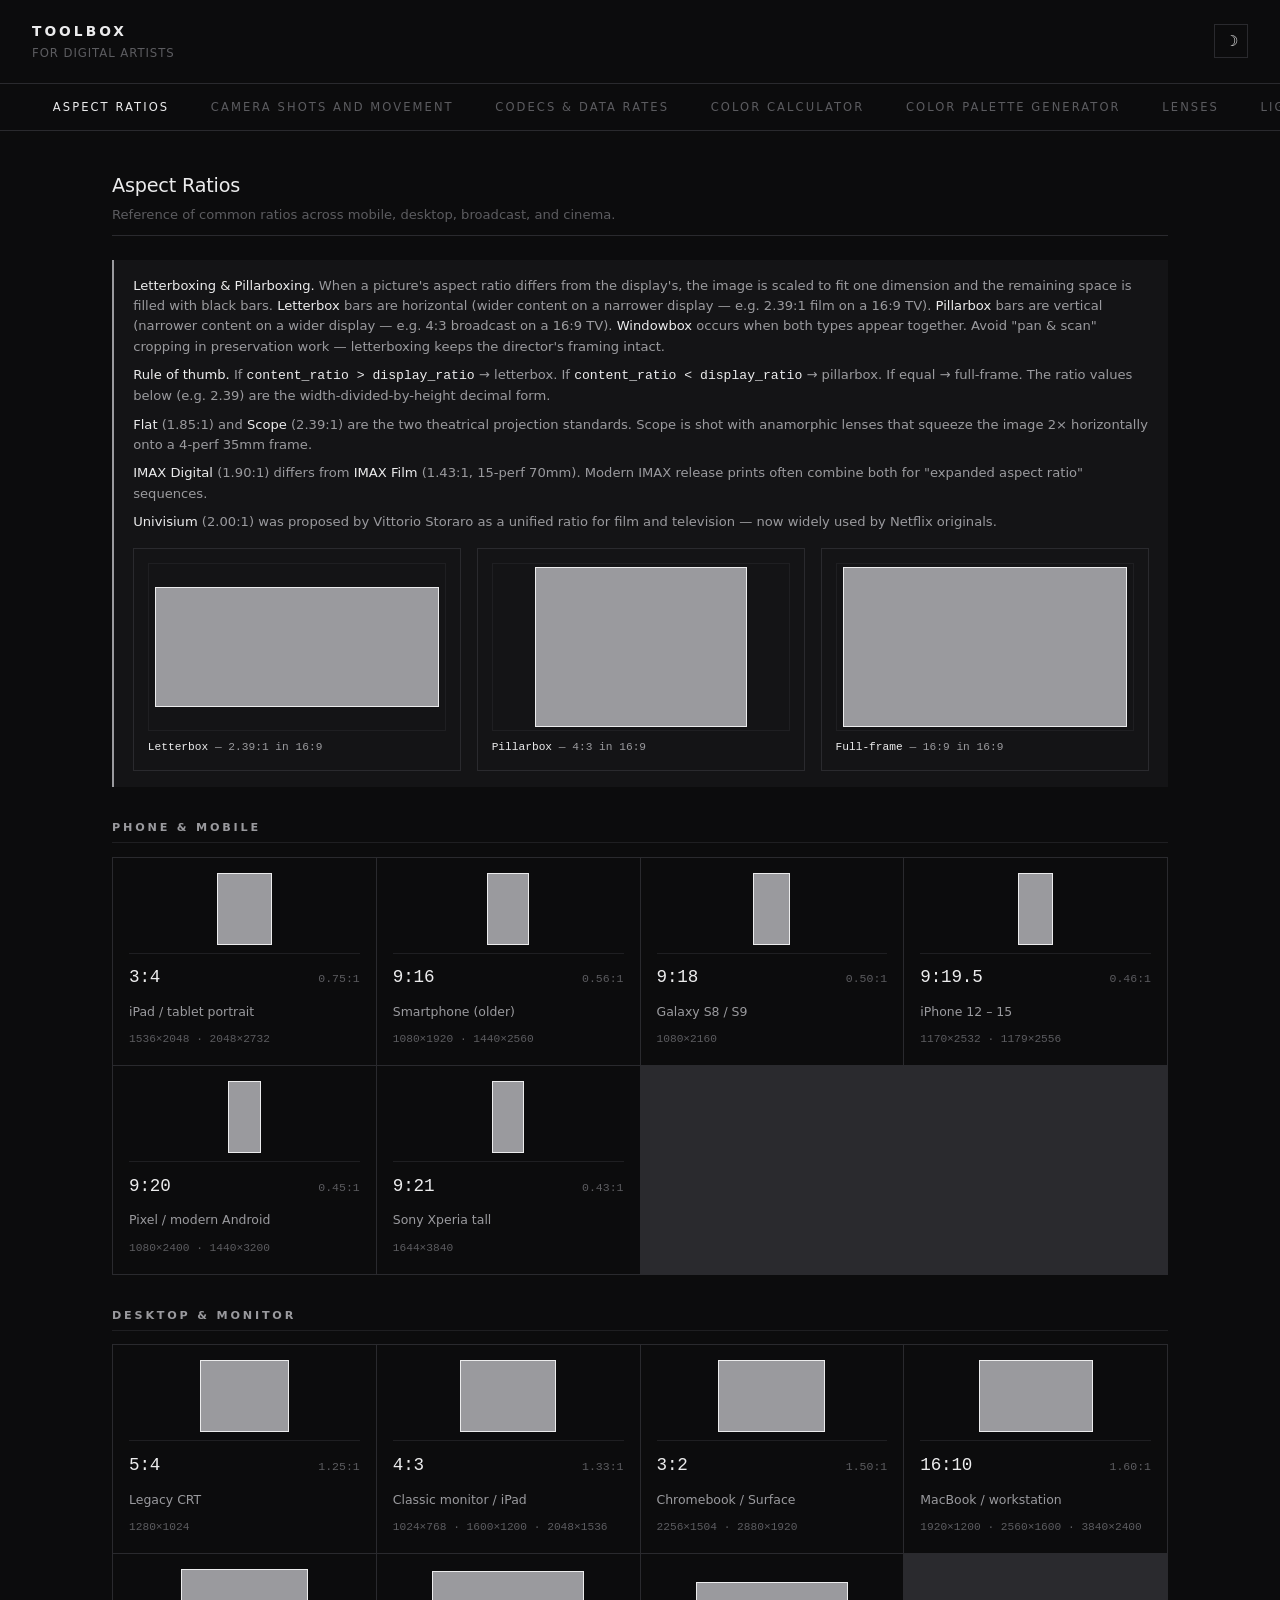
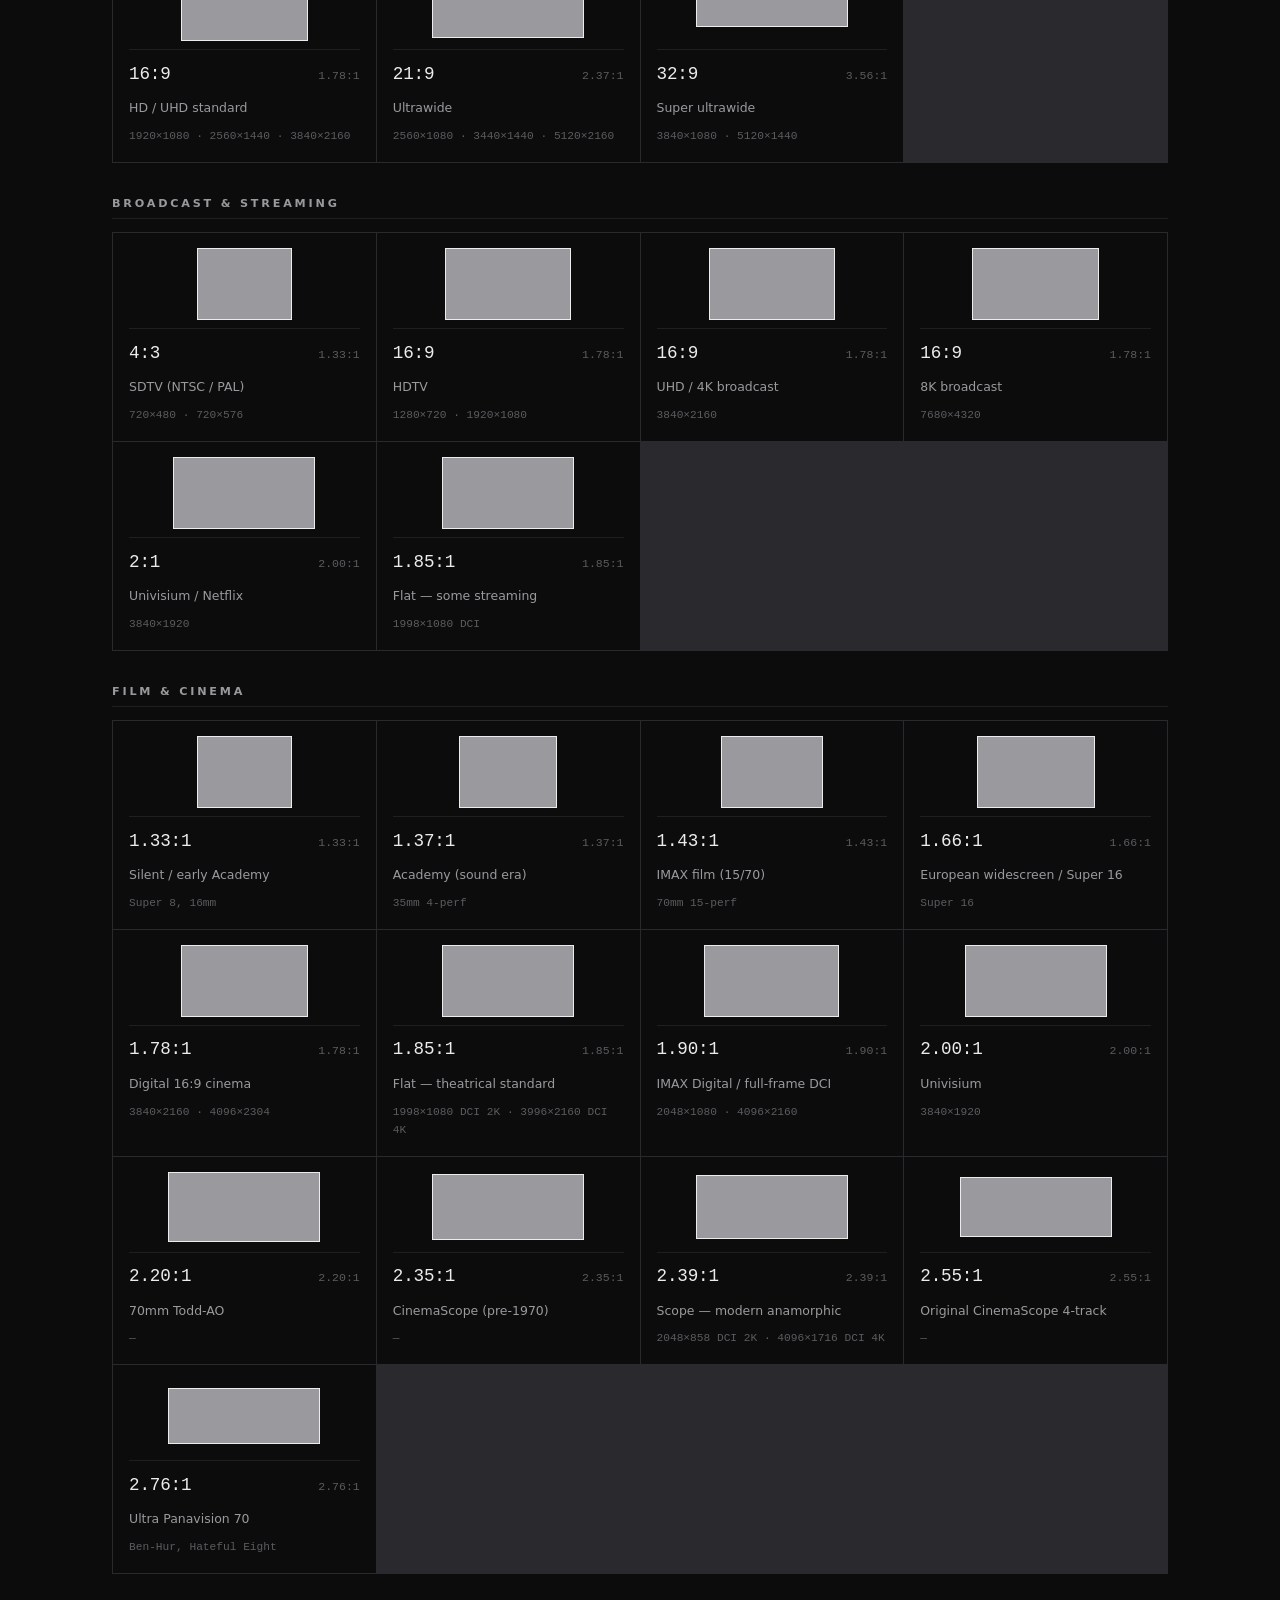
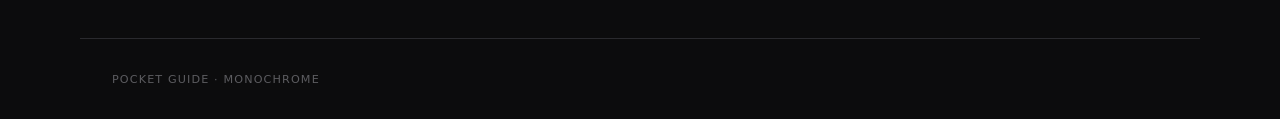
<file: pocket-guide/index.html>
<!DOCTYPE html>
<html lang="en">
<head>
<meta charset="UTF-8">
<meta name="viewport" content="width=device-width, initial-scale=1.0">
<title>Toolbox for Digital Artists</title>
<style>
/* ═══════════════════════════════════════════════════
   THEME
═══════════════════════════════════════════════════ */
:root {
    --bg:       #0c0c0d;
    --sf:       #141416;
    --sf2:      #1c1c1f;
    --border:   #2a2a2e;
    --border2:  #1f1f22;
    --tx:       #ececed;
    --tx-dim:   #9a9a9e;
    --tx-mu:    #5c5c60;
    --accent:   #ffffff;
    --hl:       rgba(255,255,255,.04);
}
body.light {
    --bg:       #f7f6f3;
    --sf:       #ffffff;
    --sf2:      #efedea;
    --border:   #d6d4cf;
    --border2:  #e4e2dd;
    --tx:       #111113;
    --tx-dim:   #46464a;
    --tx-mu:    #8a8a8e;
    --accent:   #000000;
    --hl:       rgba(0,0,0,.03);
}

*,*::before,*::after { margin:0; padding:0; box-sizing:border-box; }

html { -webkit-text-size-adjust:100%; }

body {
    background:var(--bg);
    color:var(--tx);
    font-family: 'Inter', -apple-system, BlinkMacSystemFont, 'Helvetica Neue', system-ui, sans-serif;
    font-size: 15px;
    line-height: 1.55;
    transition: background .22s ease, color .22s ease;
    -webkit-font-smoothing: antialiased;
    font-feature-settings: 'ss01', 'cv01';
}

/* ═══════════════════════════════════════════════════
   HEADER
═══════════════════════════════════════════════════ */
.topbar {
    position: sticky;
    top: 0;
    z-index: 50;
    background: var(--bg);
}
header {
    border-bottom: 1px solid var(--border);
    padding: 1.3rem 2rem;
    display: flex;
    align-items: center;
    gap: 1.5rem;
}
.hdr-title {
    display: flex;
    flex-direction: column;
    gap: .12rem;
}
header h1 {
    font-size: .86rem;
    font-weight: 600;
    letter-spacing: .22em;
    text-transform: uppercase;
}
header p {
    font-size: .73rem;
    color: var(--tx-mu);
    letter-spacing: .08em;
    text-transform: uppercase;
}
.hdr-right { margin-left: auto; display: flex; gap: .5rem; }
.icon-btn {
    width: 34px; height: 34px;
    border: 1px solid var(--border);
    background: transparent;
    color: var(--tx);
    cursor: pointer;
    display: grid; place-items: center;
    font-size: .95rem;
    transition: background .15s, border-color .15s;
}
.icon-btn:hover { background: var(--sf); border-color: var(--tx-dim); }

/* ═══════════════════════════════════════════════════
   NAV
═══════════════════════════════════════════════════ */
nav {
    border-bottom: 1px solid var(--border);
    padding: 0 2rem;
    display: flex;
    gap: 0;
    overflow-x: auto;
    scrollbar-width: none;
}
nav::-webkit-scrollbar { display: none; }
nav button {
    background: none;
    border: none;
    color: var(--tx-mu);
    padding: 1rem 1.3rem;
    cursor: pointer;
    font-size: .72rem;
    font-weight: 500;
    letter-spacing: .18em;
    text-transform: uppercase;
    font-family: inherit;
    white-space: nowrap;
    border-bottom: 1px solid transparent;
    margin-bottom: -1px;
    transition: color .15s, border-color .15s;
}
nav button:hover { color: var(--tx); }
nav button.active { color: var(--tx); border-bottom-color: var(--accent); }

/* ═══════════════════════════════════════════════════
   LAYOUT
═══════════════════════════════════════════════════ */
main {
    max-width: 1120px;
    margin: 0 auto;
    padding: 2.5rem 2rem 4rem;
}
@media (max-width: 720px) {
    header { padding: 1rem 1.2rem; }
    nav { padding: 0 1rem; }
    nav button { padding: .85rem 1rem; font-size: .68rem; }
    main { padding: 2rem 1.2rem 3rem; }
}

.tab { display: none; }
.tab.active { display: block; }

.sec-head {
    margin-bottom: 1.5rem;
    padding-bottom: .6rem;
    border-bottom: 1px solid var(--border);
}
.sec-head h2 {
    font-size: 1.2rem;
    font-weight: 500;
    letter-spacing: -.01em;
}
.sec-head p {
    font-size: .82rem;
    color: var(--tx-mu);
    margin-top: .25rem;
}

.sub-head {
    font-size: .7rem;
    font-weight: 600;
    letter-spacing: .25em;
    text-transform: uppercase;
    color: var(--tx-dim);
    margin: 2rem 0 .85rem;
    padding-bottom: .35rem;
    border-bottom: 1px solid var(--border2);
}
.sub-head:first-child { margin-top: 0; }

/* ═══════════════════════════════════════════════════
   TABLES
═══════════════════════════════════════════════════ */
.tbl-wrap { overflow-x: auto; margin-bottom: .5rem; }
.tbl {
    width: 100%;
    border-collapse: collapse;
    font-size: .85rem;
}
.tbl th {
    text-align: left;
    font-weight: 500;
    font-size: .66rem;
    letter-spacing: .2em;
    text-transform: uppercase;
    color: var(--tx-mu);
    padding: .65rem .8rem;
    border-bottom: 1px solid var(--border);
    white-space: nowrap;
}
.tbl th.sortable {
    cursor: pointer;
    user-select: none;
    position: relative;
    padding-right: 1.7rem;
}
.tbl th.sortable:hover { color: var(--tx); }
.tbl th.sortable::after {
    content: '';
    position: absolute;
    right: .7rem;
    top: 50%;
    width: 0; height: 0;
    border-left: 3px solid transparent;
    border-right: 3px solid transparent;
    border-bottom: 4px solid currentColor;
    opacity: .25;
    margin-top: -5px;
}
.tbl th.sortable::before {
    content: '';
    position: absolute;
    right: .7rem;
    top: 50%;
    width: 0; height: 0;
    border-left: 3px solid transparent;
    border-right: 3px solid transparent;
    border-top: 4px solid currentColor;
    opacity: .25;
    margin-top: 1px;
}
.tbl th.sorted-asc { color: var(--tx); }
.tbl th.sorted-asc::after { opacity: 1; }
.tbl th.sorted-desc { color: var(--tx); }
.tbl th.sorted-desc::before { opacity: 1; }
.tbl td {
    padding: .7rem .8rem;
    border-bottom: 1px solid var(--border2);
    vertical-align: middle;
}
.tbl tr:hover td { background: var(--hl); }
.mono {
    font-family: 'JetBrains Mono', 'SF Mono', 'Consolas', 'Menlo', monospace;
    font-variant-numeric: tabular-nums;
    font-size: .82rem;
}
.dim { color: var(--tx-dim); }
.tiny { font-size: .75rem; }

/* ═══════════════════════════════════════════════════
   ASPECT RATIO GRID
═══════════════════════════════════════════════════ */
.ar-grid {
    display: grid;
    grid-template-columns: repeat(auto-fill, minmax(220px, 1fr));
    gap: 1px;
    background: var(--border);
    border: 1px solid var(--border);
}
.ar-card {
    background: var(--bg);
    padding: 1rem;
    display: flex;
    flex-direction: column;
    gap: .65rem;
}
.ar-vis {
    width: 100%;
    height: 80px;
    display: grid;
    place-items: center;
    border-bottom: 1px solid var(--border2);
    padding-bottom: .65rem;
}
.ar-shape {
    background: var(--tx-dim);
    max-width: 100%;
    max-height: 100%;
    outline: 1px solid var(--tx);
    outline-offset: 0;
}
.ar-head {
    display: flex;
    align-items: baseline;
    justify-content: space-between;
    gap: .5rem;
}
.ar-ratio {
    font-family: 'JetBrains Mono','SF Mono',Consolas,monospace;
    font-size: 1.1rem;
    font-weight: 500;
    letter-spacing: -.01em;
}
.ar-dec {
    font-family: 'JetBrains Mono','SF Mono',Consolas,monospace;
    font-size: .72rem;
    color: var(--tx-mu);
}
.ar-name {
    font-size: .78rem;
    color: var(--tx-dim);
}
.ar-res {
    font-family: 'JetBrains Mono','SF Mono',Consolas,monospace;
    font-size: .7rem;
    color: var(--tx-mu);
    line-height: 1.6;
}

/* Letterbox illustration */
.lb-illus {
    display: grid;
    grid-template-columns: repeat(auto-fit, minmax(180px, 1fr));
    gap: 1rem;
    margin-top: 1rem;
}
.lb-card {
    border: 1px solid var(--border);
    padding: .85rem;
    display: flex;
    flex-direction: column;
    gap: .5rem;
}
.lb-frame {
    width: 100%;
    aspect-ratio: 16/9;
    background: var(--sf);
    border: 1px solid var(--border2);
    display: grid;
    place-items: center;
    position: relative;
    overflow: hidden;
}
.lb-content {
    background: var(--tx-dim);
    outline: 1px solid var(--tx);
}
.lb-caption {
    font-family: 'JetBrains Mono','SF Mono',Consolas,monospace;
    font-size: .7rem;
    color: var(--tx-dim);
}
.lb-caption strong { color: var(--tx); font-weight: 500; }

/* ═══════════════════════════════════════════════════
   COLOR CONVERTER
═══════════════════════════════════════════════════ */
.cc-grid {
    display: grid;
    grid-template-columns: 1fr 1fr;
    gap: 2rem;
    align-items: start;
}
@media (max-width: 720px) {
    .cc-grid { grid-template-columns: 1fr; gap: 1.5rem; }
}

.cc-preview {
    border: 1px solid var(--border);
    aspect-ratio: 1;
    display: flex;
    align-items: flex-end;
    padding: 1rem;
    position: relative;
}
.cc-preview-inner {
    width: 100%;
    background: var(--sf2);
    padding: .7rem .85rem;
    font-family: 'JetBrains Mono','SF Mono',Consolas,monospace;
    font-size: .8rem;
    border-top: 1px solid rgba(255,255,255,.08);
    backdrop-filter: blur(8px);
    -webkit-backdrop-filter: blur(8px);
}
body.light .cc-preview-inner {
    background: rgba(255,255,255,.85);
    border-top-color: rgba(0,0,0,.08);
}

.cc-controls { display: flex; flex-direction: column; gap: 1.35rem; }

.cc-group { }
.cc-label-row {
    display: flex;
    justify-content: space-between;
    align-items: baseline;
    margin-bottom: .4rem;
}
.cc-label {
    font-size: .66rem;
    font-weight: 600;
    letter-spacing: .24em;
    text-transform: uppercase;
    color: var(--tx-dim);
}
.cc-copy {
    background: none;
    border: 1px solid var(--border);
    color: var(--tx-mu);
    font-size: .62rem;
    font-family: inherit;
    padding: .18rem .5rem;
    cursor: pointer;
    letter-spacing: .1em;
    text-transform: uppercase;
    transition: color .15s, border-color .15s;
}
.cc-copy:hover { color: var(--tx); border-color: var(--tx-dim); }
.cc-copy.copied { color: var(--tx); border-color: var(--tx); }

.cc-hex-input {
    width: 100%;
    background: var(--sf);
    border: 1px solid var(--border);
    color: var(--tx);
    padding: .65rem .75rem;
    font-family: 'JetBrains Mono','SF Mono',Consolas,monospace;
    font-size: 1rem;
    letter-spacing: .05em;
}
.cc-hex-input:focus { outline: none; border-color: var(--accent); }

.cc-channels { display: flex; flex-direction: column; gap: .7rem; }
.cc-channel {
    display: grid;
    grid-template-columns: 20px 1fr 58px;
    gap: .7rem;
    align-items: center;
}
.cc-ch-label {
    font-family: 'JetBrains Mono','SF Mono',Consolas,monospace;
    font-size: .75rem;
    color: var(--tx-dim);
}
.cc-ch-input {
    background: var(--sf);
    border: 1px solid var(--border);
    color: var(--tx);
    padding: .35rem .55rem;
    font-family: 'JetBrains Mono','SF Mono',Consolas,monospace;
    font-size: .8rem;
    text-align: right;
    width: 100%;
}
.cc-ch-input:focus { outline: none; border-color: var(--accent); }
.cc-ch-slider {
    -webkit-appearance: none;
    appearance: none;
    width: 100%;
    height: 2px;
    background: var(--border);
    outline: none;
}
.cc-ch-slider::-webkit-slider-thumb {
    -webkit-appearance: none;
    width: 12px; height: 12px;
    background: var(--tx);
    border-radius: 50%;
    cursor: pointer;
}
.cc-ch-slider::-moz-range-thumb {
    width: 12px; height: 12px;
    background: var(--tx);
    border-radius: 50%;
    cursor: pointer;
    border: none;
}

.cc-cmyk {
    display: flex;
    gap: 1.2rem;
    padding-top: .75rem;
    border-top: 1px solid var(--border2);
    font-family: 'JetBrains Mono','SF Mono',Consolas,monospace;
    font-size: .75rem;
    color: var(--tx-mu);
}
.cc-cmyk span strong { color: var(--tx); font-weight: 500; }

/* ═══════════════════════════════════════════════════
   COLOR HARMONIES
═══════════════════════════════════════════════════ */
.harmonies { margin-top: 2.5rem; display: flex; flex-direction: column; gap: 1.6rem; }
.h-group { }
.h-label-row {
    display: flex;
    align-items: baseline;
    justify-content: space-between;
    gap: 1rem;
    margin-bottom: .6rem;
    padding-bottom: .3rem;
    border-bottom: 1px solid var(--border2);
}
.h-label {
    font-size: .66rem;
    font-weight: 600;
    letter-spacing: .24em;
    text-transform: uppercase;
    color: var(--tx-dim);
}
.h-label-hint {
    font-size: .68rem;
    color: var(--tx-mu);
    font-family: 'JetBrains Mono','SF Mono',Consolas,monospace;
}
.h-strip {
    display: grid;
    grid-auto-flow: column;
    grid-auto-columns: 1fr;
    gap: 1px;
    background: var(--border);
    border: 1px solid var(--border);
}
@media (max-width: 720px) {
    .h-strip {
        grid-auto-flow: row;
        grid-auto-columns: auto;
        grid-template-columns: repeat(auto-fit, minmax(150px, 1fr));
    }
}
.h-sw { display: flex; flex-direction: column; background: var(--bg); }
.h-swc {
    height: 60px;
    cursor: pointer;
    transition: opacity .15s;
    position: relative;
}
.h-swc:hover { opacity: .85; }
.h-swc.copied::after {
    content: 'COPIED';
    position: absolute;
    inset: 0;
    display: grid;
    place-items: center;
    font-size: .62rem;
    letter-spacing: .25em;
    color: #0c0c0d;
    background: rgba(255,255,255,.85);
}
.h-txt {
    padding: .45rem .6rem .55rem;
    font-family: 'JetBrains Mono','SF Mono',Consolas,monospace;
    font-size: .68rem;
    color: var(--tx-mu);
    line-height: 1.55;
}
.h-txt .h-hex { color: var(--tx); display: block; font-size: .74rem; margin-bottom: .15rem; }
.h-txt .h-code { display: block; }

/* ═══════════════════════════════════════════════════
   KELVIN / LIGHT CALCULATOR
═══════════════════════════════════════════════════ */
.kv-grid {
    display: grid;
    grid-template-columns: 1fr 1fr;
    gap: 2rem;
    align-items: start;
}
@media (max-width: 720px) { .kv-grid { grid-template-columns: 1fr; gap: 1.5rem; } }

.kv-preview {
    border: 1px solid var(--border);
    aspect-ratio: 16/10;
    display: flex;
    align-items: flex-end;
    padding: 1rem;
}
.kv-preview-inner {
    width: 100%;
    background: rgba(255,255,255,.85);
    color: #0c0c0d;
    padding: .7rem .85rem;
    font-family: 'JetBrains Mono','SF Mono',Consolas,monospace;
    font-size: .8rem;
    border-top: 1px solid rgba(0,0,0,.08);
    backdrop-filter: blur(8px);
    -webkit-backdrop-filter: blur(8px);
}

.kv-controls { display: flex; flex-direction: column; gap: 1.2rem; }

.kv-ctrl-group {
    display: grid;
    grid-template-columns: 1fr;
    gap: .35rem;
}
.kv-ctrl-label-row {
    display: flex;
    justify-content: space-between;
    align-items: baseline;
}
.kv-ctrl-label {
    font-size: .66rem;
    font-weight: 600;
    letter-spacing: .24em;
    text-transform: uppercase;
    color: var(--tx-dim);
}
.kv-ctrl-hint {
    font-size: .64rem;
    font-family: 'JetBrains Mono','SF Mono',Consolas,monospace;
    color: var(--tx-mu);
}
.kv-slider-wrap {
    display: grid;
    grid-template-columns: 1fr 100px;
    gap: .7rem;
    align-items: center;
}
.kv-slider {
    -webkit-appearance: none;
    appearance: none;
    width: 100%;
    height: 10px;
    border: 1px solid var(--border);
    outline: none;
}
.kv-slider-temp {
    background: linear-gradient(90deg,
        #ff4a00 0%,
        #ff7b2e 6%,
        #ffa463 14%,
        #ffcfa0 26%,
        #ffe4c5 38%,
        #fff1df 46%,
        #fff4eb 52%,
        #f7f0ff 60%,
        #d2d9ff 72%,
        #a4b7ff 86%,
        #7a99ff 100%);
}
.kv-slider-bright {
    background: linear-gradient(90deg, #0a0a0a 0%, var(--tx) 100%);
}
.kv-slider::-webkit-slider-thumb {
    -webkit-appearance: none;
    width: 14px; height: 14px;
    background: var(--tx);
    border: 2px solid var(--bg);
    border-radius: 50%;
    cursor: pointer;
}
.kv-slider::-moz-range-thumb {
    width: 14px; height: 14px;
    background: var(--tx);
    border: 2px solid var(--bg);
    border-radius: 50%;
    cursor: pointer;
}
.kv-num-wrap {
    display: grid;
    grid-template-columns: 1fr auto;
    gap: .35rem;
    align-items: center;
}
.kv-input {
    background: var(--sf);
    border: 1px solid var(--border);
    color: var(--tx);
    padding: .4rem .55rem;
    font-family: 'JetBrains Mono','SF Mono',Consolas,monospace;
    font-size: .85rem;
    text-align: right;
    width: 100%;
}
.kv-input:focus { outline: none; border-color: var(--accent); }
.kv-unit {
    font-size: .7rem;
    color: var(--tx-mu);
    font-family: 'JetBrains Mono','SF Mono',Consolas,monospace;
}

.kv-output { display: flex; flex-direction: column; }
.kv-output-row {
    display: grid;
    grid-template-columns: 60px 1fr auto;
    gap: 1rem;
    align-items: center;
    padding: .55rem 0;
    border-bottom: 1px solid var(--border2);
}
.kv-output-row:last-child { border-bottom: none; }
.kv-output-label {
    font-size: .66rem;
    font-weight: 600;
    letter-spacing: .24em;
    text-transform: uppercase;
    color: var(--tx-dim);
}
.kv-output-val {
    font-family: 'JetBrains Mono','SF Mono',Consolas,monospace;
    font-size: .82rem;
    color: var(--tx);
    overflow: hidden;
    text-overflow: ellipsis;
    white-space: nowrap;
}

.kv-preset-row {
    display: flex;
    flex-wrap: wrap;
    gap: .4rem;
    margin-top: 1.2rem;
}
.kv-preset {
    background: transparent;
    border: 1px solid var(--border);
    color: var(--tx-dim);
    padding: .35rem .65rem;
    font-family: inherit;
    font-size: .7rem;
    letter-spacing: .05em;
    cursor: pointer;
    transition: color .15s, border-color .15s;
}
.kv-preset:hover { color: var(--tx); border-color: var(--tx-dim); }
.kv-preset .kv-preset-k {
    font-family: 'JetBrains Mono','SF Mono',Consolas,monospace;
    color: var(--tx-mu);
    margin-right: .4rem;
}
.kv-preset:hover .kv-preset-k { color: var(--tx-dim); }

/* ═══════════════════════════════════════════════════
   MATERIAL SWATCHES
═══════════════════════════════════════════════════ */
.swatch {
    display: inline-block;
    width: 22px; height: 14px;
    border: 1px solid var(--border);
    vertical-align: middle;
    margin-right: .5rem;
}

/* ═══════════════════════════════════════════════════
   NOTES / INFO
═══════════════════════════════════════════════════ */
.note {
    margin-top: 1.75rem;
    padding: 1rem 1.2rem;
    border-left: 2px solid var(--tx-dim);
    background: var(--sf);
    font-size: .82rem;
    color: var(--tx-dim);
}
.note.top { margin-top: 0; margin-bottom: 2rem; }
.note strong { color: var(--tx); font-weight: 500; }
.note p + p { margin-top: .5rem; }
.note .mono { color: var(--tx); }

.two-col {
    display: grid;
    grid-template-columns: 1fr 1fr;
    gap: 2rem;
    margin-top: 2rem;
}
@media (max-width: 720px) { .two-col { grid-template-columns: 1fr; gap: 1.5rem; } }

footer {
    max-width: 1120px;
    margin: 0 auto;
    padding: 2rem;
    border-top: 1px solid var(--border);
    font-size: .7rem;
    letter-spacing: .1em;
    text-transform: uppercase;
    color: var(--tx-mu);
}

/* ═══════════════════════════════════════════════════
   CAMERA SHOTS
═══════════════════════════════════════════════════ */
.shot-grid {
    display: grid;
    grid-template-columns: repeat(auto-fill, minmax(290px, 1fr));
    gap: 1px;
    background: var(--border);
    border: 1px solid var(--border);
    margin-bottom: .5rem;
}
.shot-card {
    background: var(--bg);
    padding: 1rem;
    display: flex;
    flex-direction: column;
    gap: .55rem;
}
.shot-vis {
    aspect-ratio: 16/9;
    background: var(--sf);
    border: 1px solid var(--border2);
    color: var(--tx-dim);
    overflow: hidden;
}
.shot-vis svg { width: 100%; height: 100%; display: block; }
.shot-head {
    display: flex;
    align-items: baseline;
    justify-content: space-between;
    gap: .5rem;
    margin-top: .2rem;
}
.shot-name {
    font-size: .92rem;
    font-weight: 500;
    letter-spacing: -.005em;
    color: var(--tx);
}
.shot-abbr {
    font-family: 'JetBrains Mono','SF Mono',Consolas,monospace;
    font-size: .65rem;
    color: var(--tx-mu);
    letter-spacing: .14em;
    text-transform: uppercase;
    white-space: nowrap;
}
.shot-desc {
    font-size: .78rem;
    color: var(--tx-dim);
    line-height: 1.5;
}
.shot-meta {
    display: grid;
    grid-template-columns: max-content 1fr;
    gap: .35rem .7rem;
    font-size: .73rem;
    border-top: 1px solid var(--border2);
    padding-top: .6rem;
    margin-top: auto;
}
.shot-meta dt {
    color: var(--tx-mu);
    font-size: .6rem;
    letter-spacing: .14em;
    text-transform: uppercase;
    padding-top: .15rem;
}
.shot-meta dd { color: var(--tx-dim); line-height: 1.45; }
.shot-meta dd em { color: var(--tx); font-style: normal; font-weight: 500; }

/* ═══════════════════════════════════════════════════
   PALETTE GENERATOR
═══════════════════════════════════════════════════ */
.palette-controls {
    display: flex;
    align-items: center;
    gap: 1rem;
    margin-bottom: 1rem;
    flex-wrap: wrap;
}
.palette-gen {
    background: var(--tx);
    color: var(--bg);
    border: none;
    padding: .8rem 1.4rem;
    font-family: inherit;
    font-size: .72rem;
    font-weight: 600;
    letter-spacing: .2em;
    text-transform: uppercase;
    cursor: pointer;
    transition: opacity .15s;
}
.palette-gen:hover { opacity: .85; }
.palette-harmony {
    font-family: 'JetBrains Mono','SF Mono',Consolas,monospace;
    font-size: .72rem;
    letter-spacing: .15em;
    text-transform: uppercase;
}
.palette-harmony strong {
    color: var(--tx);
    font-weight: 500;
}
.palette-grid {
    display: grid;
    grid-template-columns: repeat(6, 1fr);
    grid-auto-rows: 110px;
    gap: 1px;
    background: var(--border);
    border: 1px solid var(--border);
}
@media (max-width: 720px) {
    .palette-grid { grid-auto-rows: 88px; }
}
.palette-cell {
    position: relative;
    padding: .55rem .6rem;
    display: flex;
    flex-direction: column;
    justify-content: flex-end;
    cursor: pointer;
    overflow: hidden;
    transition: transform .12s ease;
}
.palette-cell:hover { z-index: 2; }
.palette-cell:hover .palette-copy { opacity: 1; }
.palette-hex {
    font-family: 'JetBrains Mono','SF Mono',Consolas,monospace;
    font-size: .82rem;
    font-weight: 600;
    letter-spacing: .04em;
    line-height: 1.1;
}
.palette-rgb {
    font-family: 'JetBrains Mono','SF Mono',Consolas,monospace;
    font-size: .62rem;
    opacity: .72;
    margin-top: .2rem;
    letter-spacing: .02em;
}
.palette-copy {
    position: absolute;
    top: .45rem;
    right: .55rem;
    font-family: inherit;
    font-size: .58rem;
    font-weight: 500;
    letter-spacing: .15em;
    text-transform: uppercase;
    opacity: 0;
    transition: opacity .15s;
    pointer-events: none;
}
.palette-cell.copied .palette-copy {
    opacity: 1;
    pointer-events: none;
}
input.palette-hex-edit {
    background: transparent;
    color: inherit;
    /* Permanent affordance: faint dashed underline shows the cell is editable */
    border: 1px solid transparent;
    border-bottom: 1px dashed currentColor;
    padding: 0 .15rem;
    margin: 0 -.15rem;
    width: 7.2ch;
    text-transform: uppercase;
    cursor: text;
    border-radius: 2px;
    opacity: .85;
    transition: border-color .12s, background .12s, opacity .12s;
}
input.palette-hex-edit:hover { opacity: 1; border-color: currentColor; }
input.palette-hex-edit:focus {
    outline: none;
    opacity: 1;
    border-color: currentColor;
    background: rgba(0,0,0,.18);
}
@media (max-width: 720px) {
    .palette-rgb { display: none; }
    .palette-hex { font-size: .72rem; }
    input.palette-hex-edit { font-size: .72rem; width: 7ch; }
}

.palette-lock {
    position: absolute;
    top: .4rem;
    left: .45rem;
    width: 22px; height: 22px;
    padding: 0;
    border: 1px solid currentColor;
    background: transparent;
    color: inherit;
    cursor: pointer;
    display: grid;
    place-items: center;
    border-radius: 50%;
    opacity: .35;
    transition: opacity .15s, background .15s;
    z-index: 3;
}
.palette-cell:hover .palette-lock { opacity: .85; }
.palette-lock:hover { opacity: 1; }
.palette-lock svg { width: 11px; height: 11px; pointer-events: none; display: block; }
.palette-cell.locked-col .palette-lock {
    opacity: 1;
    background: currentColor;
}
/* Use the cell's own swatch color (set inline as --swatch) for the icon fill,
   so the lock badge stays inverted against the swatch in both light & dark mode
   instead of clashing with the page background. */
.palette-cell.locked-col .palette-lock svg { color: var(--swatch); }

/* Editable base row: framed with thin top/bottom rules in currentColor so it's
   visible across whatever the swatch color is. The dashed underline on its hex
   input then doubles as the "this is editable" affordance. */
.palette-row-base {
    box-shadow:
        inset 0  2px 0 0 currentColor,
        inset 0 -2px 0 0 currentColor;
}
.palette-row-base::after {
    content: 'BASE';
    position: absolute;
    top: .4rem;
    right: .55rem;
    font-family: 'JetBrains Mono','SF Mono',Consolas,monospace;
    font-size: .52rem;
    letter-spacing: .18em;
    font-weight: 600;
    opacity: .55;
    pointer-events: none;
}
.palette-row-base:hover::after { opacity: 0; }  /* hide so it doesn't fight the COPIED indicator */

/* ═══════════════════════════════════════════════════
   COLOR-BLINDNESS PALETTE PREVIEW (under palette tab)
═══════════════════════════════════════════════════ */
.cvd-palette-grid {
    display: grid;
    grid-template-columns: repeat(6, 1fr);
    gap: 1px;
    background: var(--border);
    border: 1px solid var(--border);
}
.cvd-palette-row-label {
    grid-column: 1 / -1;
    background: var(--sf);
    padding: .5rem .8rem;
    font-size: .65rem;
    font-weight: 600;
    letter-spacing: .15em;
    text-transform: uppercase;
    color: var(--tx-dim);
}
.cvd-palette-cell {
    aspect-ratio: 1.4/1;
    display: flex;
    align-items: flex-end;
    padding: .35rem .5rem;
    font-family: 'JetBrains Mono','SF Mono',Consolas,monospace;
    font-size: .62rem;
}

/* ═══════════════════════════════════════════════════
   RESOLUTION & DPI
═══════════════════════════════════════════════════ */
.res-grid {
    display: grid;
    grid-template-columns: 1fr 1fr;
    gap: 2rem;
    align-items: start;
    margin-bottom: 2rem;
}
@media (max-width: 720px) { .res-grid { grid-template-columns: 1fr; } }
.res-block {
    display: flex;
    flex-direction: column;
    gap: 1rem;
}
.res-row {
    display: grid;
    grid-template-columns: 90px 1fr;
    align-items: center;
    gap: .8rem;
}
.res-label {
    font-size: .68rem;
    font-weight: 600;
    letter-spacing: .14em;
    text-transform: uppercase;
    color: var(--tx-mu);
}
.res-input-pair {
    display: grid;
    grid-template-columns: 1fr auto 1fr auto;
    gap: .5rem;
    align-items: center;
}
.res-input {
    background: var(--sf);
    border: 1px solid var(--border);
    color: var(--tx);
    padding: .55rem .7rem;
    font-family: 'JetBrains Mono','SF Mono',Consolas,monospace;
    font-size: .82rem;
    width: 100%;
}
.res-input:focus { outline: 1px solid var(--tx-dim); }
.res-unit {
    font-family: 'JetBrains Mono','SF Mono',Consolas,monospace;
    font-size: .72rem;
    color: var(--tx-mu);
}
.res-summary {
    background: var(--sf);
    border: 1px solid var(--border);
    padding: 1rem 1.2rem;
    display: grid;
    grid-template-columns: max-content 1fr;
    gap: .5rem 1.2rem;
    font-size: .82rem;
}
.res-summary dt {
    color: var(--tx-mu);
    font-size: .65rem;
    letter-spacing: .14em;
    text-transform: uppercase;
}
.res-summary dd {
    color: var(--tx);
    font-family: 'JetBrains Mono','SF Mono',Consolas,monospace;
}
.res-presets {
    display: flex;
    gap: .35rem;
    flex-wrap: wrap;
    margin-top: .5rem;
}
.res-preset {
    background: transparent;
    border: 1px solid var(--border);
    color: var(--tx-dim);
    padding: .35rem .65rem;
    font-family: inherit;
    font-size: .68rem;
    letter-spacing: .08em;
    cursor: pointer;
    transition: color .15s, border-color .15s;
}
.res-preset:hover { color: var(--tx); border-color: var(--tx-dim); }
</style>
</head>
<body>

<div class="topbar">
<header>
    <div class="hdr-title">
        <h1>Toolbox</h1>
        <p>for Digital Artists</p>
    </div>
    <div class="hdr-right">
        <button class="icon-btn" id="themeBtn" onclick="toggleTheme()" aria-label="Toggle theme">&#9789;</button>
    </div>
</header>

<nav id="navBar">
    <button class="active" data-tab="aspect">Aspect Ratios</button>
    <button data-tab="shots">Camera Shots and Movement</button>
    <button data-tab="codecs">Codecs &amp; Data Rates</button>
    <button data-tab="color">Color Calculator</button>
    <button data-tab="palette">Color Palette Generator</button>
    <button data-tab="lenses">Lenses</button>
    <button data-tab="light">Light Calculator</button>
    <button data-tab="materials">Material attributes</button>
    <button data-tab="resolution">Resolution &amp; DPI</button>
    <button data-tab="social">Social Media References</button>
</nav>
</div>

<main>

<!-- ══════════════════════════════════════════════
     ASPECT RATIOS
══════════════════════════════════════════════ -->
<section id="tab-aspect" class="tab active">
    <div class="sec-head">
        <h2>Aspect Ratios</h2>
        <p>Reference of common ratios across mobile, desktop, broadcast, and cinema.</p>
    </div>

    <div class="note top">
        <p><strong>Letterboxing &amp; Pillarboxing.</strong> When a picture's aspect ratio differs from the display's, the image is scaled to fit one dimension and the remaining space is filled with black bars. <strong>Letterbox</strong> bars are horizontal (wider content on a narrower display — e.g.&nbsp;2.39:1 film on a 16:9 TV). <strong>Pillarbox</strong> bars are vertical (narrower content on a wider display — e.g.&nbsp;4:3 broadcast on a 16:9 TV). <strong>Windowbox</strong> occurs when both types appear together. Avoid "pan &amp; scan" cropping in preservation work — letterboxing keeps the director's framing intact.</p>
        <p><strong>Rule of thumb.</strong> If <span class="mono">content_ratio &gt; display_ratio</span> → letterbox. If <span class="mono">content_ratio &lt; display_ratio</span> → pillarbox. If equal → full-frame. The ratio values below (e.g.&nbsp;2.39) are the width-divided-by-height decimal form.</p>
        <p><strong>Flat</strong> (1.85:1) and <strong>Scope</strong> (2.39:1) are the two theatrical projection standards. Scope is shot with anamorphic lenses that squeeze the image 2× horizontally onto a 4-perf 35mm frame.</p>
        <p><strong>IMAX Digital</strong> (1.90:1) differs from <strong>IMAX Film</strong> (1.43:1, 15-perf 70mm). Modern IMAX release prints often combine both for "expanded aspect ratio" sequences.</p>
        <p><strong>Univisium</strong> (2.00:1) was proposed by Vittorio Storaro as a unified ratio for film and television — now widely used by Netflix originals.</p>

        <div class="lb-illus" aria-hidden="true">
            <div class="lb-card">
                <div class="lb-frame">
                    <div class="lb-content" style="width:95%; aspect-ratio:2.39;"></div>
                </div>
                <div class="lb-caption"><strong>Letterbox</strong> — 2.39:1 in 16:9</div>
            </div>
            <div class="lb-card">
                <div class="lb-frame">
                    <div class="lb-content" style="height:95%; aspect-ratio:4/3;"></div>
                </div>
                <div class="lb-caption"><strong>Pillarbox</strong> — 4:3 in 16:9</div>
            </div>
            <div class="lb-card">
                <div class="lb-frame">
                    <div class="lb-content" style="width:95%; aspect-ratio:16/9;"></div>
                </div>
                <div class="lb-caption"><strong>Full-frame</strong> — 16:9 in 16:9</div>
            </div>
        </div>
    </div>

    <div class="sub-head">Phone &amp; Mobile</div>
    <div class="ar-grid" id="ar-phone"></div>

    <div class="sub-head">Desktop &amp; Monitor</div>
    <div class="ar-grid" id="ar-desktop"></div>

    <div class="sub-head">Broadcast &amp; Streaming</div>
    <div class="ar-grid" id="ar-tv"></div>

    <div class="sub-head">Film &amp; Cinema</div>
    <div class="ar-grid" id="ar-cinema"></div>
</section>

<!-- ══════════════════════════════════════════════
     LENSES
══════════════════════════════════════════════ -->
<section id="tab-lenses" class="tab">
    <div class="sec-head">
        <h2>Camera Lenses</h2>
        <p>Focal length reference with field of view, typical apertures, and primary use cases (full-frame / 35mm equivalent). Click any column header to sort.</p>
    </div>

    <div class="tbl-wrap">
        <table class="tbl" id="lensTbl">
            <thead>
                <tr>
                    <th class="sortable" data-k="range" data-num="1">Focal Length</th>
                    <th class="sortable" data-k="type">Type</th>
                    <th class="sortable" data-k="fov" data-num="1">FOV</th>
                    <th class="sortable" data-k="f" data-num="1">Typical ƒ</th>
                    <th class="sortable" data-k="use">Primary Use</th>
                    <th class="sortable" data-k="char">Character</th>
                </tr>
            </thead>
            <tbody id="lensTable"></tbody>
        </table>
    </div>

    <div class="two-col">
        <div>
            <div class="sub-head">Aperture (ƒ-stop)</div>
            <div class="note" style="border-color:var(--tx-dim); margin-top:0">
                <p>The ƒ-stop is the ratio of focal length to aperture diameter. Smaller number = wider aperture = more light &amp; shallower depth of field.</p>
                <p class="mono" style="font-size:.78rem; color:var(--tx)">ƒ/1.4 · ƒ/2 · ƒ/2.8 · ƒ/4 · ƒ/5.6 · ƒ/8 · ƒ/11 · ƒ/16 · ƒ/22</p>
                <p>Each full stop halves or doubles the light reaching the sensor.</p>
            </div>
        </div>
        <div>
            <div class="sub-head">T-stop vs ƒ-stop</div>
            <div class="note" style="border-color:var(--tx-dim); margin-top:0">
                <p><strong>ƒ-stop</strong> is geometric (theoretical light-gathering). <strong>T-stop</strong> is measured transmission, accounting for glass absorption losses.</p>
                <p>Cinema lenses are calibrated in T-stops for exposure consistency across a lens set. Stills lenses use ƒ-stops.</p>
            </div>
        </div>
    </div>

    <div class="two-col" style="margin-top:.5rem">
        <div>
            <div class="sub-head">Crop Factor</div>
            <div class="note" style="border-color:var(--tx-dim); margin-top:0">
                <p>Smaller sensors crop the image circle. To get full-frame equivalent focal length, multiply by the crop factor:</p>
                <p class="mono tiny" style="color:var(--tx)">APS-C (Canon) 1.6× · APS-C (Nikon/Sony/Fuji) 1.5× · Micro 4/3 2.0× · Super 35 1.5× · 1" sensor 2.7×</p>
            </div>
        </div>
        <div>
            <div class="sub-head">Prime vs Zoom</div>
            <div class="note" style="border-color:var(--tx-dim); margin-top:0">
                <p><strong>Prime</strong> — fixed focal length. Wider maximum aperture, sharper, smaller, forces compositional intent.</p>
                <p><strong>Zoom</strong> — variable focal length. Flexible, slower apertures (usually ƒ/2.8 at best for pro zooms, ƒ/4–5.6 consumer).</p>
            </div>
        </div>
    </div>
</section>

<!-- ══════════════════════════════════════════════
     COLOR
══════════════════════════════════════════════ -->
<section id="tab-color" class="tab">
    <div class="sec-head">
        <h2>Color Converter</h2>
        <p>Live conversion between HEX, RGB, HSL, and CMYK. Edit any value to update the rest. Harmonies update below.</p>
    </div>

    <div class="cc-grid">
        <div class="cc-preview" id="ccPreview">
            <div class="cc-preview-inner">
                <div id="ccHexOut">#E8871E</div>
                <div class="dim" id="ccRgbOut" style="font-size:.72rem; margin-top:.15rem">rgb(232, 135, 30)</div>
            </div>
        </div>

        <div class="cc-controls">

            <div class="cc-group">
                <div class="cc-label-row">
                    <span class="cc-label">HEX</span>
                    <button class="cc-copy" data-copy="hex">Copy</button>
                </div>
                <input class="cc-hex-input" id="ccHex" type="text" value="#E8871E" spellcheck="false" autocomplete="off">
            </div>

            <div class="cc-group">
                <div class="cc-label-row">
                    <span class="cc-label">RGB</span>
                    <button class="cc-copy" data-copy="rgb">Copy</button>
                </div>
                <div class="cc-channels">
                    <div class="cc-channel">
                        <span class="cc-ch-label">R</span>
                        <input class="cc-ch-slider" type="range" min="0" max="255" id="ccR-s" value="232">
                        <input class="cc-ch-input"  type="number" min="0" max="255" id="ccR-n" value="232">
                    </div>
                    <div class="cc-channel">
                        <span class="cc-ch-label">G</span>
                        <input class="cc-ch-slider" type="range" min="0" max="255" id="ccG-s" value="135">
                        <input class="cc-ch-input"  type="number" min="0" max="255" id="ccG-n" value="135">
                    </div>
                    <div class="cc-channel">
                        <span class="cc-ch-label">B</span>
                        <input class="cc-ch-slider" type="range" min="0" max="255" id="ccB-s" value="30">
                        <input class="cc-ch-input"  type="number" min="0" max="255" id="ccB-n" value="30">
                    </div>
                </div>
            </div>

            <div class="cc-group">
                <div class="cc-label-row">
                    <span class="cc-label">HSL</span>
                    <button class="cc-copy" data-copy="hsl">Copy</button>
                </div>
                <div class="cc-channels">
                    <div class="cc-channel">
                        <span class="cc-ch-label">H</span>
                        <input class="cc-ch-slider" type="range" min="0" max="360" id="ccH-s" value="32">
                        <input class="cc-ch-input"  type="number" min="0" max="360" id="ccH-n" value="32">
                    </div>
                    <div class="cc-channel">
                        <span class="cc-ch-label">S</span>
                        <input class="cc-ch-slider" type="range" min="0" max="100" id="ccS-s" value="81">
                        <input class="cc-ch-input"  type="number" min="0" max="100" id="ccS-n" value="81">
                    </div>
                    <div class="cc-channel">
                        <span class="cc-ch-label">L</span>
                        <input class="cc-ch-slider" type="range" min="0" max="100" id="ccL-s" value="51">
                        <input class="cc-ch-input"  type="number" min="0" max="100" id="ccL-n" value="51">
                    </div>
                </div>
            </div>

            <div class="cc-cmyk">
                <span>C <strong id="ccC">0</strong></span>
                <span>M <strong id="ccM">42</strong></span>
                <span>Y <strong id="ccY">87</strong></span>
                <span>K <strong id="ccK">9</strong></span>
            </div>

        </div>
    </div>

    <div class="sub-head" style="margin-top:2.5rem">Color Harmonies</div>
    <p class="tiny dim" style="margin-top:-.4rem; margin-bottom:1rem">
        Suggested palettes derived from the current color. Click any swatch to copy its HEX value.
    </p>

    <div class="harmonies">
        <div class="h-group">
            <div class="h-label-row">
                <span class="h-label">Complementary</span>
                <span class="h-label-hint">Base &amp; hue + 180°</span>
            </div>
            <div class="h-strip" id="chComp"></div>
        </div>
        <div class="h-group">
            <div class="h-label-row">
                <span class="h-label">Analogous</span>
                <span class="h-label-hint">Base hue ± 30°</span>
            </div>
            <div class="h-strip" id="chAna"></div>
        </div>
        <div class="h-group">
            <div class="h-label-row">
                <span class="h-label">Triadic</span>
                <span class="h-label-hint">Hue + 0° / +120° / +240°</span>
            </div>
            <div class="h-strip" id="chTri"></div>
        </div>
        <div class="h-group">
            <div class="h-label-row">
                <span class="h-label">Tetradic (Rectangle)</span>
                <span class="h-label-hint">Hue + 0° / +60° / +180° / +240° — two complementary pairs</span>
            </div>
            <div class="h-strip" id="chTet"></div>
        </div>
        <div class="h-group">
            <div class="h-label-row">
                <span class="h-label">Square</span>
                <span class="h-label-hint">Hue + 0° / +90° / +180° / +270° — four hues evenly spaced</span>
            </div>
            <div class="h-strip" id="chSq"></div>
        </div>
        <div class="h-group">
            <div class="h-label-row">
                <span class="h-label">Monochromatic</span>
                <span class="h-label-hint">Same hue &amp; saturation, varied lightness</span>
            </div>
            <div class="h-strip" id="chMono"></div>
        </div>
    </div>
</section>

<!-- ══════════════════════════════════════════════
     COLOR PALETTE GENERATOR
══════════════════════════════════════════════ -->
<section id="tab-palette" class="tab">
    <div class="sec-head">
        <h2>Color Palette Generator</h2>
        <p>Five harmonious base colors, each with five monochromatic shades from light to dark. Press <strong>Generate</strong> for a new palette. Click any swatch to copy its hex.</p>
    </div>

    <div class="palette-controls">
        <button class="palette-gen" id="paletteGen">Generate Palette</button>
        <span class="palette-harmony"><span class="dim">Harmony:</span> <strong id="paletteHarmony">—</strong></span>
    </div>

    <div class="palette-grid" id="paletteGrid"></div>

    <p class="dim tiny" style="margin-top:.6rem">
        Click the lock icon to keep a column across regenerations. Click any swatch to copy its hex.
        The middle row (marked <strong>BASE</strong>) is editable — click its hex, type a new value,
        press Enter. The other four rows are derived shades. Typing a hex rebuilds the column as a
        monochromatic scale around your color and auto-locks it.
    </p>

    <div class="sub-head" style="margin-top:2.5rem">Accessibility — Color Vision Deficiency Preview</div>
    <p class="dim tiny" style="margin-bottom:1rem">
        How this palette appears to viewers with the four most common types of color blindness.
        Useful for UI, charts, signage, and brand work where color must remain readable across audiences.
    </p>
    <div id="cvdPalettePreview"></div>

    <div class="note">
        <p><strong>How it works.</strong> Each press picks a random base hue, then derives four more hues using one of seven classical harmony rules (analogous, complementary, split-complementary, triadic, tetradic, square, or compound). Saturation and lightness are nudged within each group to keep the result useable rather than neon. For each base color, five monochromatic shades are generated by varying lightness on a perceptual curve while tapering saturation at the extremes — the same trick that prevents pure-hue tints and shades from looking radioactive.</p>
        <p><strong>Reading the grid.</strong> Columns are independent harmonies. Rows go light&nbsp;→&nbsp;dark (top to bottom). The lightest row is good for backgrounds and tints; the darkest is good for text on light fills. The middle row (framed and marked <strong>BASE</strong>) is the "true" hue of each base color and is the only editable cell — type a hex there to seed a fresh monochromatic scale for that column from your color.</p>
        <p><strong>Theory cheat-sheet.</strong> <em>Analogous</em> (3–5 hues within ~60° on the wheel) feels calm and natural — landscapes, brand systems with a single dominant tone. <em>Complementary</em> (180° apart) is the highest-contrast pair — use one as the dominant 70–80% and the other as accent (Itten's 70/30 rule). <em>Split-complementary</em> swaps the harsh complement for its two neighbours, keeping contrast without the optical buzz. <em>Triadic</em> (3 hues 120° apart) is balanced and vivid; let one lead. <em>Tetradic</em> (a rectangle on the wheel — two complementary pairs at <em>unequal</em> spacing, e.g.&nbsp;0°/60° and 180°/240°) is rich and asymmetric; usually pick one pair as dominant. <em>Square</em> (four hues exactly 90° apart — a special case of tetradic) is the most balanced four-hue scheme: maximum variety with even visual weight, but it can feel busy unless one hue clearly leads. <em>Compound</em> (analogous + complement) is the Coolors-style "interesting but safe" default.</p>
        <p><strong>CVD prevalence &amp; method.</strong> Roughly 8% of men and 0.5% of women of Northern European descent have some form of red-green color vision deficiency. Tritanopia and full achromatopsia are very rare (&lt; 0.01%). The simulation uses Brettel/Viénot/Mollon transformation matrices on sRGB values directly — a perceptual approximation that's visually accurate enough for design preview. For critical accessibility work, also test with hardware filters (e.g.&nbsp;Sim Daltonism, Stark plug-ins). Don't rely on color alone — pair with shape, position, or text label, and keep luminance contrast high.</p>
    </div>
</section>

<!-- ══════════════════════════════════════════════
     MATERIALS
══════════════════════════════════════════════ -->
<section id="tab-materials" class="tab">
    <div class="sec-head">
        <h2>Materials</h2>
        <p>Reference values for IOR (dielectrics), F₀ reflectance (metals), and albedo (diffuse reflectance of surfaces). Click any column header to sort.</p>
    </div>

    <div class="sub-head">Dielectrics — Index of Refraction</div>
    <div class="tbl-wrap">
        <table class="tbl" id="dielectricTbl">
            <thead>
                <tr>
                    <th class="sortable" data-k="name">Material</th>
                    <th class="sortable" data-k="ior" data-num="1">IOR</th>
                    <th class="sortable" data-k="cat">Category</th>
                    <th class="sortable" data-k="note">Notes</th>
                </tr>
            </thead>
            <tbody id="dielectricTable"></tbody>
        </table>
    </div>

    <div class="sub-head">Metals — F₀ Reflectance (RGB)</div>
    <div class="tbl-wrap">
        <table class="tbl" id="metalTbl">
            <thead>
                <tr>
                    <th class="sortable" data-k="name">Metal</th>
                    <th class="sortable" data-k="r" data-num="1">F₀ R</th>
                    <th class="sortable" data-k="g" data-num="1">F₀ G</th>
                    <th class="sortable" data-k="b" data-num="1">F₀ B</th>
                    <th>Approx HEX</th>
                    <th>Color</th>
                </tr>
            </thead>
            <tbody id="metalTable"></tbody>
        </table>
    </div>

    <div class="sub-head">Albedo — Surface Diffuse Reflectance</div>
    <div class="tbl-wrap">
        <table class="tbl" id="albedoTbl">
            <thead>
                <tr>
                    <th class="sortable" data-k="name">Surface</th>
                    <th class="sortable" data-k="a" data-num="1">Albedo</th>
                    <th class="sortable" data-k="hex">Approx HEX</th>
                    <th>Color</th>
                    <th class="sortable" data-k="note">Notes</th>
                </tr>
            </thead>
            <tbody id="albedoTable"></tbody>
        </table>
    </div>

    <div class="note">
        <p><strong>IOR</strong> is the ratio of the speed of light in vacuum to its speed in the material. Used for dielectric (non-metallic) surfaces in PBR workflows. Converts to Fresnel F₀ via <span class="mono">((n-1)/(n+1))²</span>.</p>
        <p><strong>F₀</strong> is the reflectance at normal incidence. Metals use measured RGB triplets because their reflectance is wavelength-dependent (tinted specular). Source: "Real-Time Rendering" / Naty Hoffman.</p>
        <p><strong>Albedo</strong> is the fraction of incident light diffusely reflected. Used for diffuse/base color in PBR. Albedo values are measured under D65 illumination; HEX approximations below are for reference only.</p>
    </div>
</section>

<!-- ══════════════════════════════════════════════
     LIGHT
══════════════════════════════════════════════ -->
<section id="tab-light" class="tab">
    <div class="sec-head">
        <h2>Light Calculator</h2>
        <p>Kelvin → RGB / HEX / HSL converter for CGI lighting and color-temperature work.</p>
    </div>

    <div class="kv-grid">
        <div class="kv-preview" id="kvPreview">
            <div class="kv-preview-inner">
                <div id="kvKelvinOut">5600 K · 100%</div>
                <div class="dim" id="kvHexOut" style="font-size:.72rem; margin-top:.15rem">#FFF0E8</div>
            </div>
        </div>

        <div class="kv-controls">

            <div class="kv-ctrl-group">
                <div class="kv-ctrl-label-row">
                    <span class="kv-ctrl-label">Temperature</span>
                    <span class="kv-ctrl-hint">Hue — position on the Planckian locus</span>
                </div>
                <div class="kv-slider-wrap">
                    <input type="range" class="kv-slider kv-slider-temp" id="kvSlider" min="1000" max="15000" step="50" value="5600">
                    <div class="kv-num-wrap">
                        <input type="number" class="kv-input" id="kvInput" min="1000" max="40000" step="50" value="5600">
                        <span class="kv-unit">K</span>
                    </div>
                </div>
            </div>

            <div class="kv-ctrl-group">
                <div class="kv-ctrl-label-row">
                    <span class="kv-ctrl-label">Brightness</span>
                    <span class="kv-ctrl-hint">Luminance — scaled in linear light</span>
                </div>
                <div class="kv-slider-wrap">
                    <input type="range" class="kv-slider kv-slider-bright" id="kvBrightness" min="0" max="100" step="1" value="100">
                    <div class="kv-num-wrap">
                        <input type="number" class="kv-input" id="kvBrightnessNum" min="0" max="100" step="1" value="100">
                        <span class="kv-unit">%</span>
                    </div>
                </div>
            </div>

            <div class="kv-output">
                <div class="kv-output-row">
                    <span class="kv-output-label">Chroma</span>
                    <span class="kv-output-val dim" id="kvNominal">#FFF0E8 @ 100%</span>
                    <span></span>
                </div>
                <div class="kv-output-row">
                    <span class="kv-output-label">HEX</span>
                    <span class="kv-output-val" id="kvHex">#FFF0E8</span>
                    <button class="cc-copy" data-kv-copy="hex">Copy</button>
                </div>
                <div class="kv-output-row">
                    <span class="kv-output-label">RGB</span>
                    <span class="kv-output-val" id="kvRgb">255, 240, 232</span>
                    <button class="cc-copy" data-kv-copy="rgb">Copy</button>
                </div>
                <div class="kv-output-row">
                    <span class="kv-output-label">HSL</span>
                    <span class="kv-output-val" id="kvHsl">21°, 100%, 95%</span>
                    <button class="cc-copy" data-kv-copy="hsl">Copy</button>
                </div>
                <div class="kv-output-row">
                    <span class="kv-output-label">Linear</span>
                    <span class="kv-output-val" id="kvLin">1.000, 0.887, 0.822</span>
                    <button class="cc-copy" data-kv-copy="lin">Copy</button>
                </div>
            </div>

            <div class="kv-preset-row" id="kvPresets"></div>

        </div>
    </div>

    <div class="sub-head" style="margin-top:2.5rem">Reference Color Temperatures</div>
    <div class="tbl-wrap">
        <table class="tbl" id="kvTbl">
            <thead>
                <tr>
                    <th class="sortable" data-k="k" data-num="1">Kelvin</th>
                    <th class="sortable" data-k="name">Source</th>
                    <th>Swatch</th>
                    <th class="sortable" data-k="cat">Category</th>
                    <th class="sortable" data-k="note">Notes</th>
                </tr>
            </thead>
            <tbody id="kvRefTable"></tbody>
        </table>
    </div>

    <div class="two-col">
        <div>
            <div class="sub-head">Inverse Square Law</div>
            <div class="note" style="border-color:var(--tx-dim); margin-top:0">
                <p>Light falls off with the square of distance: <span class="mono">E ∝ 1/d²</span>. Doubling the distance from a point source reduces illuminance to <strong>¼</strong>. Halving it quadruples the level.</p>
                <p>Practical rule: <strong>+1 stop</strong> ≈ distance × 0.707. <strong>−1 stop</strong> ≈ distance × 1.414. Large soft sources violate the law at close range because they are no longer point-like.</p>
            </div>
        </div>
        <div>
            <div class="sub-head">Color Temperature Basics</div>
            <div class="note" style="border-color:var(--tx-dim); margin-top:0">
                <p>Kelvin describes the color a black body radiator emits at that temperature — <em>lower K = warmer (red/orange), higher K = cooler (blue)</em>. The eye is <em>chromatically adaptive</em>; cameras are not.</p>
                <p class="mono tiny" style="color:var(--tx)">Candle 1850 · Tungsten 3200 · Daylight 5600 · Overcast 6500 · Shade 7500+</p>
            </div>
        </div>
    </div>

    <div class="two-col" style="margin-top:.5rem">
        <div>
            <div class="sub-head">Three-Point Lighting</div>
            <div class="note" style="border-color:var(--tx-dim); margin-top:0">
                <p><strong>Key</strong> — primary light, sets exposure and direction. Usually ~45° off-axis and slightly above eye line.</p>
                <p><strong>Fill</strong> — opposite the key, softens shadows. Controlled by <em>key-to-fill ratio</em> (e.g.&nbsp;2:1 soft, 4:1 dramatic, 8:1 film noir).</p>
                <p><strong>Back / rim</strong> — separates subject from background. Placed behind and above, often slightly warmer or cooler than key.</p>
            </div>
        </div>
        <div>
            <div class="sub-head">CTO &amp; CTB Gels</div>
            <div class="note" style="border-color:var(--tx-dim); margin-top:0">
                <p><strong>CTO</strong> (Color Temperature Orange) warms daylight sources toward tungsten. <strong>CTB</strong> (Color Temperature Blue) cools tungsten toward daylight.</p>
                <p class="mono tiny" style="color:var(--tx)">Full CTO ≈ 5500 → 2900 K · ½ CTO ≈ 5500 → 3800 K · ¼ CTO ≈ 5500 → 4500 K</p>
                <p>Gel strength is measured in <strong>mireds</strong> (1000000/K). Mired shift is additive — this is why gels combine linearly.</p>
            </div>
        </div>
    </div>

    <div class="two-col" style="margin-top:.5rem">
        <div>
            <div class="sub-head">CRI vs TLCI</div>
            <div class="note" style="border-color:var(--tx-dim); margin-top:0">
                <p><strong>CRI (Ra)</strong> — Color Rendering Index, how accurately a source reveals object colors vs. a reference. 100 = perfect, 95+ = excellent, &lt;80 = poor on skin tones.</p>
                <p><strong>TLCI</strong> — Television Lighting Consistency Index, engineered for video/cinema sensors. Often diverges from CRI for LEDs; trust TLCI when working on camera.</p>
            </div>
        </div>
        <div>
            <div class="sub-head">Exposure Math</div>
            <div class="note" style="border-color:var(--tx-dim); margin-top:0">
                <p>Each <strong>stop</strong> doubles or halves exposure. Reciprocity: <span class="mono">shutter × aperture_area × ISO ≈ const</span>.</p>
                <p class="mono tiny" style="color:var(--tx)">1s · 1/2 · 1/4 · 1/8 · 1/15 · 1/30 · 1/60 · 1/125 · 1/250 · 1/500 · 1/1000 · 1/2000</p>
                <p><strong>180° shutter rule</strong> — for natural motion blur in video, set shutter ≈ 1/(2 × fps). e.g.&nbsp;24 fps → 1/48 s; 60 fps → 1/120 s.</p>
            </div>
        </div>
    </div>

    <div class="note">
        <p><strong>Kelvin is hue, brightness is luminance.</strong> Color temperature defines <em>chromaticity</em> (where the light sits on the Planckian locus); how much light is emitted is a separate quantity (lumens, candela, lux). This calculator treats them independently: the temperature slider changes hue, the brightness slider scales intensity without shifting hue.</p>
        <p><strong>Why scale in linear light.</strong> Multiplying sRGB-gamma-encoded values directly would shift hue because the sRGB transfer function is non-linear. The correct sequence is <span class="mono">sRGB → linearize → multiply by B → gamma-encode → clamp</span>. The "Linear" row already reflects the scaled linear triplet you can hand to a render engine.</p>
        <p><strong>Approximation.</strong> The Kelvin → RGB calculation uses the Tanner Helland approximation of the Planckian locus (valid ~1000–40000 K). Values below ~1200 K or above ~25000 K are extrapolations. For critical color work use the CIE D-series illuminants (D50, D55, D65, D75) which are tabulated spectra, not black-body.</p>
        <p><strong>Render-engine workflow.</strong> Most PBR lights separate <em>color</em> from <em>intensity</em>. The cleanest approach: set brightness to 100% here, use the "Linear" triplet as the light's color input, and drive physical intensity (lumens/watts/candelas) with the engine's own parameter. Use brightness &lt; 100% only when you want a pre-scaled value (e.g.&nbsp;for a diffuse albedo swatch or an SDR UI color).</p>
        <p><strong>Display limits.</strong> Real lights can easily exceed sRGB's dynamic range. On an SDR screen, high intensities simply clip — use an HDR pipeline or tone-map if you need accurate high-luminance preview.</p>
    </div>
</section>

<!-- ══════════════════════════════════════════════
     CAMERA SHOTS
══════════════════════════════════════════════ -->
<section id="tab-shots" class="tab">
    <div class="sec-head">
        <h2>Camera Shots</h2>
        <p>Shot sizes, angles, and movements — purpose, lighting watch-outs, and lens recommendations, with iconic film references.</p>
    </div>

    <div class="note top">
        <p><strong>Naming.</strong> Terminology varies between feature drama, documentary, and commercial work. The breakpoints below follow common feature-film practice (American Cinematographer Manual / ASC); the BBC uses slightly different boundaries (e.g.&nbsp;"BCU" for big close-up).</p>
        <p><strong>Stylized framing.</strong> Each card shows a silhouette of how the subject sits in the frame — for actual stills, search the listed title and DP in your reference library (<em>shotdeck.com</em>, <em>film-grab.com</em>, <em>evanerichards.com</em>).</p>
        <p><strong>Lens caveat.</strong> All focal lengths are quoted in 35mm / full-frame equivalent. Multiply by your camera's crop factor for an APS-C, S35, or M4/3 body (see Lenses tab).</p>
    </div>

    <div class="sub-head">Shot Sizes — How Much of the Subject Is in Frame</div>
    <div class="shot-grid" id="shot-sizes"></div>

    <div class="sub-head">Camera Angles — Where the Camera Sits Relative to the Subject</div>
    <div class="shot-grid" id="shot-angles"></div>

    <div class="sub-head">Camera Movement — How the Camera Travels</div>
    <div class="shot-grid" id="shot-moves"></div>

    <div class="note">
        <p><strong>Lighting principle, regardless of shot.</strong> The closer the camera gets, the more forgiving (or unforgiving) the light becomes. Wide shots tolerate broad sources and high contrast; close-ups demand soft, well-positioned key light, careful shadow control, and frequently a fill or eye-light to keep the eyes alive. As shot size tightens, the ratio between key and fill usually narrows (4:1 or 8:1 for moody wides; 2:1 or 3:1 for traditional close-ups).</p>
        <p><strong>Lens choice and emotion.</strong> Wide focal lengths (≤ 35mm) draw the viewer into the space and exaggerate distance and motion. Normal lenses (40–58mm) feel neutral and naturalistic. Long lenses (≥ 85mm) compress space, isolate the subject, and flatter faces — but they require more light, more distance, and steadier support.</p>
        <p><strong>Eye-line and frame edge.</strong> When a subject looks off-screen, leave more "nose room" on the side they face. When they look straight to camera (POV-adjacent), centre the eye-line for confrontation, off-centre for unease.</p>
    </div>
</section>

<!-- ══════════════════════════════════════════════
     SOCIAL MEDIA
══════════════════════════════════════════════ -->
<section id="tab-social" class="tab">
    <div class="sec-head">
        <h2>Social Media Specs</h2>
        <p>Recommended dimensions, aspect ratios, supported formats, and file-size limits for the major platforms.</p>
    </div>

    <div class="note top">
        <p><strong>Specs change.</strong> Platforms update their layouts and limits constantly — always cross-check the official help pages before final delivery for paid work. Values below reflect each platform's published guidance as of early 2026.</p>
        <p><strong>Always upload @2x.</strong> Where a value is shown as <em>"min × min · rec × rec"</em>, the second dimension is what to upload — the platform downscales for display. Uploading the bare minimum produces visibly soft assets on retina screens.</p>
        <p><strong>Aspect ratio first.</strong> Aspect ratio drives crop; pixel dimensions drive sharpness. A 1080×1350 (4:5) post stays sharp on every device — a 1200×627 link card is letterboxed in mobile feeds. Pick the ratio for the surface, then size up.</p>
        <p><strong>Codec defaults.</strong> All video specs assume H.264 (AVC) Main or High profile, AAC-LC audio at 128 kbps+, ≤ 60 fps. Use H.265/HEVC only when explicitly supported (TikTok, X Premium).</p>
    </div>

    <div id="social-tables"></div>

    <div class="note">
        <p><strong>Universal safe areas.</strong> For 9:16 vertical content (Stories, Reels, TikToks, Shorts), keep all critical elements inside the centre <span class="mono">1080×1420</span> rectangle — roughly 250 px is consumed by top/bottom UI overlays (handle, captions, action buttons) on every platform.</p>
        <p><strong>Profile photo cropping.</strong> Every platform crops avatars to a circle for display — even when the upload is square. Centre the face and leave at least 15% breathing room from the corners.</p>
        <p><strong>File-size pragmatism.</strong> Stay well under the maximum. Compression artefacts appear when platforms re-encode oversized files. For images, target ≤ 2 MB JPG at quality 85; for video, target ≤ 25 Mbps for 1080p / ≤ 50 Mbps for 4K.</p>
    </div>
</section>

<!-- ══════════════════════════════════════════════
     CODECS & DATA RATES
══════════════════════════════════════════════ -->
<section id="tab-codecs" class="tab">
    <div class="sec-head">
        <h2>Codecs &amp; Data Rates</h2>
        <p>Reference data rates and storage requirements for common cinema and broadcast codecs at 1080p24 and 2160p24, with per-minute and per-hour estimates. Click any column header to sort.</p>
    </div>

    <div class="note top">
        <p><strong>Data rate vs file size.</strong> Manufacturer-quoted bitrates are the <em>average</em> data rate. ProRes and DNx are constant-bitrate (CBR); RAW formats are usually variable (VBR). Per-minute file size = bitrate × 60 / 8 — but expect ±10% on real footage depending on noise and motion.</p>
        <p><strong>Audio.</strong> Numbers below are video-only. Add ~1.5 MB / minute for 48 kHz 24-bit stereo PCM, ~6 MB / minute for 8-channel.</p>
        <p><strong>Why it matters.</strong> A 4K ARRI ProRes 4444 XQ shoot at 30 minutes per card is still 60 GB. Plan card counts, transfer time, and online/offline strategy on data rate, not on duration.</p>
    </div>

    <div class="sub-head">Acquisition / Camera Codecs</div>
    <div class="tbl-wrap">
        <table class="tbl" id="codecAcqTbl">
            <thead>
                <tr>
                    <th class="sortable" data-k="name">Codec</th>
                    <th class="sortable" data-k="kind">Type</th>
                    <th class="sortable" data-k="rate1080" data-num="1">1080p24 (Mb/s)</th>
                    <th class="sortable" data-k="rate4k" data-num="1">2160p24 (Mb/s)</th>
                    <th class="sortable" data-k="gb1080" data-num="1">GB/min @ 1080</th>
                    <th class="sortable" data-k="gb4k" data-num="1">GB/min @ 4K</th>
                    <th class="sortable" data-k="note">Notes</th>
                </tr>
            </thead>
            <tbody id="codecAcqTbody"></tbody>
        </table>
    </div>

    <div class="sub-head">Intermediate / Mastering Codecs</div>
    <div class="tbl-wrap">
        <table class="tbl" id="codecIntTbl">
            <thead>
                <tr>
                    <th class="sortable" data-k="name">Codec</th>
                    <th class="sortable" data-k="kind">Type</th>
                    <th class="sortable" data-k="rate1080" data-num="1">1080p24 (Mb/s)</th>
                    <th class="sortable" data-k="rate4k" data-num="1">2160p24 (Mb/s)</th>
                    <th class="sortable" data-k="gb1080" data-num="1">GB/min @ 1080</th>
                    <th class="sortable" data-k="gb4k" data-num="1">GB/min @ 4K</th>
                    <th class="sortable" data-k="note">Notes</th>
                </tr>
            </thead>
            <tbody id="codecIntTbody"></tbody>
        </table>
    </div>

    <div class="sub-head">Delivery / Streaming Codecs</div>
    <div class="tbl-wrap">
        <table class="tbl" id="codecDelTbl">
            <thead>
                <tr>
                    <th class="sortable" data-k="name">Codec</th>
                    <th class="sortable" data-k="kind">Type</th>
                    <th class="sortable" data-k="rate1080" data-num="1">1080p24 (Mb/s)</th>
                    <th class="sortable" data-k="rate4k" data-num="1">2160p24 (Mb/s)</th>
                    <th class="sortable" data-k="gb1080" data-num="1">GB/min @ 1080</th>
                    <th class="sortable" data-k="gb4k" data-num="1">GB/min @ 4K</th>
                    <th class="sortable" data-k="note">Notes</th>
                </tr>
            </thead>
            <tbody id="codecDelTbody"></tbody>
        </table>
    </div>

    <div class="note">
        <p><strong>Bitrate scaling.</strong> Frame rate is the dominant axis: bitrate at 60p is ≈ 2.5× the listed 24p figure for ProRes/DNx; HEVC and H.264 scale closer to ≈ 2× because of inter-frame compression.</p>
        <p><strong>Bit depth.</strong> 12-bit log codecs (BRAW, RED RAW, ProRes 4444) hold ~13–14 stops of useful range; 10-bit 4:2:2 (ProRes 422 family) holds ~10 stops; 8-bit 4:2:0 (consumer H.264) starts to band in flat skies and shadows after a single grade.</p>
        <p><strong>Chroma subsampling.</strong> 4:4:4 = full-resolution chroma (good for keying, VFX). 4:2:2 = half horizontal chroma (broadcast standard). 4:2:0 = quarter chroma (web/consumer).</p>
    </div>
</section>

<!-- ══════════════════════════════════════════════
     RESOLUTION & DPI
══════════════════════════════════════════════ -->
<section id="tab-resolution" class="tab">
    <div class="sec-head">
        <h2>Resolution &amp; DPI</h2>
        <p>Convert between pixel dimensions and physical print size at a given DPI, and estimate uncompressed file size at common bit depths. Edit any field — the others update live.</p>
    </div>

    <div class="res-grid">
        <div class="res-block">
            <div class="sub-head" style="margin-top:0">Pixels</div>
            <div class="res-input-pair">
                <input class="res-input" type="number" id="rsPxW" value="3000" min="1">
                <span class="res-unit">×</span>
                <input class="res-input" type="number" id="rsPxH" value="2000" min="1">
                <span class="res-unit">px</span>
            </div>

            <div class="sub-head">DPI / PPI</div>
            <div class="res-input-pair" style="grid-template-columns: 1fr auto;">
                <input class="res-input" type="number" id="rsDpi" value="300" min="1">
                <span class="res-unit">dpi</span>
            </div>
        </div>

        <div class="res-block">
            <div class="sub-head" style="margin-top:0">Print Size — Inches</div>
            <div class="res-input-pair">
                <input class="res-input" type="number" id="rsInW" value="10" min="0.01" step="0.01">
                <span class="res-unit">×</span>
                <input class="res-input" type="number" id="rsInH" value="6.67" min="0.01" step="0.01">
                <span class="res-unit">in</span>
            </div>

            <div class="sub-head">Print Size — Centimetres</div>
            <div class="res-input-pair">
                <input class="res-input" type="number" id="rsCmW" value="25.4" min="0.01" step="0.01">
                <span class="res-unit">×</span>
                <input class="res-input" type="number" id="rsCmH" value="16.93" min="0.01" step="0.01">
                <span class="res-unit">cm</span>
            </div>
        </div>
    </div>

    <div class="sub-head">Common Print &amp; Screen Presets</div>
    <div class="res-presets" id="rsPresets"></div>

    <div class="sub-head" style="margin-top:2rem">Summary</div>
    <dl class="res-summary" id="rsSummary"></dl>

    <div class="note">
        <p><strong>DPI vs PPI.</strong> Strictly, <em>PPI</em> (pixels per inch) describes the digital image; <em>DPI</em> (dots per inch) describes the printer's output. Most software conflates the two — they're equivalent for the purpose of "how big will this print at acceptable sharpness?".</p>
        <p><strong>Sharpness targets.</strong> 300 DPI is the photographic-print standard for arm's-length viewing. 240 DPI is fine for most inkjet output. 150 DPI is acceptable for posters viewed from &gt; 1 m. Billboards print at 30–75 DPI because viewing distance is huge.</p>
        <p><strong>File-size formula.</strong> Uncompressed size = width × height × channels × bits-per-channel ÷ 8. The estimates assume RGB (3 channels) or RGBA (4 channels) and don't account for any compression — actual JPEG / PNG / TIFF files are typically 5–30% of the 16-bit RGBA value.</p>
    </div>
</section>

</main>

<footer>
    Pocket Guide · Monochrome
</footer>

<script>
/* ═══════════════════════════════════════════════════
   THEME
═══════════════════════════════════════════════════ */
let theme = 'dark';
function toggleTheme() {
    theme = theme === 'dark' ? 'light' : 'dark';
    document.body.classList.toggle('light', theme === 'light');
    document.getElementById('themeBtn').innerHTML = theme === 'dark' ? '&#9789;' : '&#9728;';
}

/* ═══════════════════════════════════════════════════
   TABS
═══════════════════════════════════════════════════ */
document.querySelectorAll('nav button').forEach(btn => {
    btn.addEventListener('click', () => {
        document.querySelectorAll('.tab').forEach(t => t.classList.remove('active'));
        document.querySelectorAll('nav button').forEach(b => b.classList.remove('active'));
        document.getElementById('tab-' + btn.dataset.tab).classList.add('active');
        btn.classList.add('active');
    });
});

/* ═══════════════════════════════════════════════════
   SHARED — SORTABLE TABLES
═══════════════════════════════════════════════════ */
function attachSort(tableEl, data, render) {
    let state = { k: null, dir: null };
    const ths = tableEl.querySelectorAll('thead th');
    ths.forEach(th => {
        if (!th.classList.contains('sortable')) return;
        th.addEventListener('click', () => {
            const k = th.dataset.k;
            const numeric = th.dataset.num === '1';
            if (state.k === k) state.dir = state.dir === 'asc' ? 'desc' : 'asc';
            else { state.k = k; state.dir = 'asc'; }
            const firstNum = v => {
                const m = String(v).match(/-?[\d.]+/);
                return m ? parseFloat(m[0]) : 0;
            };
            const sorted = data.slice().sort((a, b) => {
                let av = a[k], bv = b[k];
                if (numeric) { av = firstNum(av); bv = firstNum(bv); }
                else { av = String(av).toLowerCase(); bv = String(bv).toLowerCase(); }
                if (av < bv) return state.dir === 'asc' ? -1 : 1;
                if (av > bv) return state.dir === 'asc' ? 1 : -1;
                return 0;
            });
            ths.forEach(t => t.classList.remove('sorted-asc', 'sorted-desc'));
            th.classList.add('sorted-' + state.dir);
            render(sorted);
        });
    });
}

/* ═══════════════════════════════════════════════════
   ASPECT RATIOS
═══════════════════════════════════════════════════ */
const ASPECTS = {
    phone: [
        { r:'3:4',      d:'0.75', name:'iPad / tablet portrait',  res:['1536×2048','2048×2732'] },
        { r:'9:16',     d:'0.56', name:'Smartphone (older)',      res:['1080×1920','1440×2560'] },
        { r:'9:18',     d:'0.50', name:'Galaxy S8 / S9',          res:['1080×2160'] },
        { r:'9:19.5',   d:'0.46', name:'iPhone 12 – 15',          res:['1170×2532','1179×2556'] },
        { r:'9:20',     d:'0.45', name:'Pixel / modern Android',  res:['1080×2400','1440×3200'] },
        { r:'9:21',     d:'0.43', name:'Sony Xperia tall',         res:['1644×3840'] },
    ],
    desktop: [
        { r:'5:4',  d:'1.25', name:'Legacy CRT',              res:['1280×1024'] },
        { r:'4:3',  d:'1.33', name:'Classic monitor / iPad',   res:['1024×768','1600×1200','2048×1536'] },
        { r:'3:2',  d:'1.50', name:'Chromebook / Surface',     res:['2256×1504','2880×1920'] },
        { r:'16:10',d:'1.60', name:'MacBook / workstation',    res:['1920×1200','2560×1600','3840×2400'] },
        { r:'16:9', d:'1.78', name:'HD / UHD standard',         res:['1920×1080','2560×1440','3840×2160'] },
        { r:'21:9', d:'2.37', name:'Ultrawide',                res:['2560×1080','3440×1440','5120×2160'] },
        { r:'32:9', d:'3.56', name:'Super ultrawide',           res:['3840×1080','5120×1440'] },
    ],
    tv: [
        { r:'4:3',     d:'1.33', name:'SDTV (NTSC / PAL)',     res:['720×480','720×576'] },
        { r:'16:9',    d:'1.78', name:'HDTV',                   res:['1280×720','1920×1080'] },
        { r:'16:9',    d:'1.78', name:'UHD / 4K broadcast',     res:['3840×2160'] },
        { r:'16:9',    d:'1.78', name:'8K broadcast',           res:['7680×4320'] },
        { r:'2:1',     d:'2.00', name:'Univisium / Netflix',    res:['3840×1920'] },
        { r:'1.85:1',  d:'1.85', name:'Flat — some streaming',  res:['1998×1080 DCI'] },
    ],
    cinema: [
        { r:'1.33:1', d:'1.33', name:'Silent / early Academy',        res:['Super 8, 16mm'] },
        { r:'1.37:1', d:'1.37', name:'Academy (sound era)',            res:['35mm 4-perf'] },
        { r:'1.43:1', d:'1.43', name:'IMAX film (15/70)',              res:['70mm 15-perf'] },
        { r:'1.66:1', d:'1.66', name:'European widescreen / Super 16', res:['Super 16'] },
        { r:'1.78:1', d:'1.78', name:'Digital 16:9 cinema',            res:['3840×2160','4096×2304'] },
        { r:'1.85:1', d:'1.85', name:'Flat — theatrical standard',      res:['1998×1080 DCI 2K','3996×2160 DCI 4K'] },
        { r:'1.90:1', d:'1.90', name:'IMAX Digital / full-frame DCI',   res:['2048×1080','4096×2160'] },
        { r:'2.00:1', d:'2.00', name:'Univisium',                        res:['3840×1920'] },
        { r:'2.20:1', d:'2.20', name:'70mm Todd-AO',                     res:['—'] },
        { r:'2.35:1', d:'2.35', name:'CinemaScope (pre-1970)',           res:['—'] },
        { r:'2.39:1', d:'2.39', name:'Scope — modern anamorphic',        res:['2048×858 DCI 2K','4096×1716 DCI 4K'] },
        { r:'2.55:1', d:'2.55', name:'Original CinemaScope 4-track',     res:['—'] },
        { r:'2.76:1', d:'2.76', name:'Ultra Panavision 70',              res:['Ben-Hur, Hateful Eight'] },
    ],
};

function parseRatio(r) {
    if (r.includes(':')) {
        const [a, b] = r.split(':').map(parseFloat);
        return a / b;
    }
    return parseFloat(r);
}

function buildAspectCard(a) {
    const ratioNum = parseRatio(a.r);
    const card = document.createElement('div');
    card.className = 'ar-card';
    card.innerHTML = `
        <div class="ar-vis">
            <div class="ar-shape" style="aspect-ratio:${ratioNum};"></div>
        </div>
        <div class="ar-head">
            <span class="ar-ratio">${a.r}</span>
            <span class="ar-dec">${a.d}:1</span>
        </div>
        <div class="ar-name">${a.name}</div>
        <div class="ar-res">${a.res.join(' · ')}</div>
    `;
    return card;
}

function setAspectShape(card, ratioNum) {
    const shape = card.querySelector('.ar-shape');
    const maxW = 150, maxH = 70;
    if (ratioNum >= maxW / maxH) {
        shape.style.width  = maxW + 'px';
        shape.style.height = (maxW / ratioNum) + 'px';
    } else {
        shape.style.height = maxH + 'px';
        shape.style.width  = (maxH * ratioNum) + 'px';
    }
}

['phone','desktop','tv','cinema'].forEach(group => {
    const container = document.getElementById('ar-' + group);
    ASPECTS[group].forEach(a => {
        const card = buildAspectCard(a);
        container.appendChild(card);
        setAspectShape(card, parseRatio(a.r));
    });
});

/* ═══════════════════════════════════════════════════
   LENSES
═══════════════════════════════════════════════════ */
const LENSES = [
    { range:'8 – 14mm',   type:'Fisheye / Ultra-wide', fov:'180° – 114°', f:'ƒ/2.8 – ƒ/4',    use:'VR, action, creative distortion',     char:'Extreme distortion, curved horizons' },
    { range:'14 – 24mm',  type:'Wide',                  fov:'114° – 84°',  f:'ƒ/1.8 – ƒ/4',    use:'Landscape, architecture, astro',       char:'Strong perspective, edge stretching' },
    { range:'24 – 35mm',  type:'Standard Wide',         fov:'84° – 63°',   f:'ƒ/1.4 – ƒ/2.8',  use:'Street, documentary, environmental',   char:'Natural, immersive' },
    { range:'35mm',       type:'Classic Wide',          fov:'63°',         f:'ƒ/1.4 – ƒ/2',    use:'Film look, reportage, wedding',        char:'Slightly wider than human focus' },
    { range:'50mm',       type:'Normal "Nifty Fifty"',  fov:'47°',         f:'ƒ/1.2 – ƒ/2',    use:'General, low-light, first prime',      char:'Matches human central vision' },
    { range:'85mm',       type:'Short Telephoto',       fov:'28°',         f:'ƒ/1.2 – ƒ/1.8',  use:'Portraits — "the portrait lens"',      char:'Flattering compression, creamy bokeh' },
    { range:'100 – 135mm',type:'Medium Telephoto',      fov:'24° – 18°',   f:'ƒ/2 – ƒ/2.8',    use:'Tight portraits, fashion, concerts',    char:'Strong subject isolation' },
    { range:'200mm',      type:'Telephoto',             fov:'12°',         f:'ƒ/2.8 – ƒ/4',    use:'Sports, wildlife, stage',               char:'Heavy compression, tight framing' },
    { range:'300 – 400mm',type:'Long Telephoto',        fov:'8° – 6°',     f:'ƒ/2.8 – ƒ/5.6',  use:'Sports, wildlife, safaris',             char:'Very shallow DOF, needs support' },
    { range:'500 – 800mm',type:'Super Telephoto',       fov:'5° – 3°',     f:'ƒ/4 – ƒ/6.3',    use:'Distant wildlife, moon, birding',       char:'Tripod required, heat shimmer visible' },
    { range:'60 – 105mm', type:'Macro',                  fov:'40° – 24°',   f:'ƒ/2.8',          use:'Close-up 1:1, product, details',        char:'Razor-thin DOF up close' },
    { range:'17 / 24 / 50mm', type:'Tilt-Shift',        fov:'—',           f:'ƒ/4',            use:'Architecture, miniature effect',         char:'Controls focus plane & perspective' },
];
function renderLenses(arr) {
    document.getElementById('lensTable').innerHTML = arr.map(l => `
        <tr>
            <td class="mono">${l.range}</td>
            <td>${l.type}</td>
            <td class="mono dim">${l.fov}</td>
            <td class="mono dim">${l.f}</td>
            <td>${l.use}</td>
            <td class="dim tiny">${l.char}</td>
        </tr>`).join('');
}
renderLenses(LENSES);
attachSort(document.getElementById('lensTbl'), LENSES, renderLenses);

/* ═══════════════════════════════════════════════════
   COLOR CONVERSION UTILITIES
═══════════════════════════════════════════════════ */
function hexToRgb(hex) {
    hex = hex.replace('#','').trim();
    if (hex.length === 3) hex = hex.split('').map(c => c+c).join('');
    if (!/^[0-9a-f]{6}$/i.test(hex)) return null;
    const n = parseInt(hex, 16);
    return { r:(n>>16)&255, g:(n>>8)&255, b:n&255 };
}
function rgbToHex(r,g,b) {
    return '#' + [r,g,b].map(x => Math.max(0,Math.min(255,Math.round(x))).toString(16).padStart(2,'0')).join('').toUpperCase();
}
function rgbToHsl(r,g,b) {
    r/=255; g/=255; b/=255;
    const max=Math.max(r,g,b), min=Math.min(r,g,b);
    let h, s, l=(max+min)/2;
    if (max===min) { h=0; s=0; }
    else {
        const d = max-min;
        s = l > 0.5 ? d/(2-max-min) : d/(max+min);
        if (max===r)      h = ((g-b)/d + (g<b?6:0));
        else if (max===g) h = ((b-r)/d + 2);
        else              h = ((r-g)/d + 4);
        h *= 60;
    }
    return { h:Math.round(h), s:Math.round(s*100), l:Math.round(l*100) };
}
function hslToRgb(h,s,l) {
    h=((h%360)+360)%360 / 360; s/=100; l/=100;
    let r,g,b;
    if (s===0) { r=g=b=l; }
    else {
        const hue2rgb = (p,q,t) => {
            if (t<0) t+=1; if (t>1) t-=1;
            if (t<1/6) return p+(q-p)*6*t;
            if (t<1/2) return q;
            if (t<2/3) return p+(q-p)*(2/3-t)*6;
            return p;
        };
        const q = l<0.5 ? l*(1+s) : l+s-l*s;
        const p = 2*l - q;
        r = hue2rgb(p,q,h+1/3);
        g = hue2rgb(p,q,h);
        b = hue2rgb(p,q,h-1/3);
    }
    return { r:Math.round(r*255), g:Math.round(g*255), b:Math.round(b*255) };
}
function rgbToCmyk(r,g,b) {
    const rr=r/255, gg=g/255, bb=b/255;
    const k = 1 - Math.max(rr,gg,bb);
    if (k>=1) return {c:0,m:0,y:0,k:100};
    const c = (1-rr-k)/(1-k);
    const m = (1-gg-k)/(1-k);
    const y = (1-bb-k)/(1-k);
    return { c:Math.round(c*100), m:Math.round(m*100), y:Math.round(y*100), k:Math.round(k*100) };
}
function srgbToLinear(c) {
    const v = c / 255;
    return v <= 0.04045 ? v / 12.92 : Math.pow((v + 0.055) / 1.055, 2.4);
}
function linearToSrgb(v) {
    v = Math.max(0, Math.min(1, v));
    const c = v <= 0.0031308 ? 12.92 * v : 1.055 * Math.pow(v, 1 / 2.4) - 0.055;
    return Math.round(c * 255);
}

/* ═══════════════════════════════════════════════════
   COLOR CONVERTER
═══════════════════════════════════════════════════ */
const $ = id => document.getElementById(id);
let ccState = { r:232, g:135, b:30 };
let ccUpdating = false;

function ccRenderAll() {
    ccUpdating = true;
    const { r,g,b } = ccState;
    const hex = rgbToHex(r,g,b);
    const hsl = rgbToHsl(r,g,b);
    const cmyk = rgbToCmyk(r,g,b);

    document.getElementById('ccPreview').style.background = hex;
    $('ccHexOut').textContent = hex;
    $('ccRgbOut').textContent = `rgb(${r}, ${g}, ${b})`;

    const lum = (0.299*r + 0.587*g + 0.114*b);
    const preview = document.getElementById('ccPreview');
    preview.querySelector('.cc-preview-inner').style.color = lum > 128 ? '#0c0c0d' : '#ececed';

    $('ccHex').value = hex;
    $('ccR-s').value = r; $('ccR-n').value = r;
    $('ccG-s').value = g; $('ccG-n').value = g;
    $('ccB-s').value = b; $('ccB-n').value = b;
    $('ccH-s').value = hsl.h; $('ccH-n').value = hsl.h;
    $('ccS-s').value = hsl.s; $('ccS-n').value = hsl.s;
    $('ccL-s').value = hsl.l; $('ccL-n').value = hsl.l;
    $('ccC').textContent = cmyk.c;
    $('ccM').textContent = cmyk.m;
    $('ccY').textContent = cmyk.y;
    $('ccK').textContent = cmyk.k;

    renderHarmonies();
    ccUpdating = false;
}

function ccSetFromRgb(r,g,b) {
    ccState = {
        r: Math.max(0, Math.min(255, r|0)),
        g: Math.max(0, Math.min(255, g|0)),
        b: Math.max(0, Math.min(255, b|0)),
    };
    ccRenderAll();
}

$('ccHex').addEventListener('input', e => {
    if (ccUpdating) return;
    const rgb = hexToRgb(e.target.value);
    if (rgb) ccSetFromRgb(rgb.r, rgb.g, rgb.b);
});

['R','G','B'].forEach(ch => {
    ['s','n'].forEach(suffix => {
        $(`cc${ch}-${suffix}`).addEventListener('input', e => {
            if (ccUpdating) return;
            const val = parseInt(e.target.value) || 0;
            const key = ch.toLowerCase();
            const newState = { ...ccState, [key]: val };
            ccSetFromRgb(newState.r, newState.g, newState.b);
        });
    });
});

['H','S','L'].forEach(ch => {
    ['s','n'].forEach(suffix => {
        $(`cc${ch}-${suffix}`).addEventListener('input', () => {
            if (ccUpdating) return;
            const h = parseInt($('ccH-n').value) || 0;
            const s = parseInt($('ccS-n').value) || 0;
            const l = parseInt($('ccL-n').value) || 0;
            const realH = (ch==='H' && suffix==='s') ? parseInt($('ccH-s').value) : h;
            const realS = (ch==='S' && suffix==='s') ? parseInt($('ccS-s').value) : s;
            const realL = (ch==='L' && suffix==='s') ? parseInt($('ccL-s').value) : l;
            const rgb = hslToRgb(realH, realS, realL);
            ccSetFromRgb(rgb.r, rgb.g, rgb.b);
        });
    });
});

document.querySelectorAll('.cc-copy[data-copy]').forEach(btn => {
    btn.addEventListener('click', async () => {
        const { r,g,b } = ccState;
        let text = '';
        if (btn.dataset.copy === 'hex')  text = rgbToHex(r,g,b);
        if (btn.dataset.copy === 'rgb')  text = `rgb(${r}, ${g}, ${b})`;
        if (btn.dataset.copy === 'hsl')  { const h = rgbToHsl(r,g,b); text = `hsl(${h.h}, ${h.s}%, ${h.l}%)`; }
        flashCopy(btn, text);
    });
});

async function flashCopy(btn, text) {
    try {
        await navigator.clipboard.writeText(text);
        btn.classList.add('copied');
        const orig = btn.textContent;
        btn.textContent = 'Copied';
        setTimeout(() => { btn.classList.remove('copied'); btn.textContent = orig; }, 1200);
    } catch (err) {
        btn.textContent = 'Failed';
        setTimeout(() => btn.textContent = 'Copy', 1200);
    }
}

/* ═══════════════════════════════════════════════════
   COLOR HARMONIES
═══════════════════════════════════════════════════ */
function hslEntry(h, s, l) {
    h = ((h % 360) + 360) % 360;
    s = Math.max(0, Math.min(100, s));
    l = Math.max(0, Math.min(100, l));
    const rgb = hslToRgb(h, s, l);
    const hex = rgbToHex(rgb.r, rgb.g, rgb.b);
    return {
        hex,
        rgb: `rgb(${rgb.r}, ${rgb.g}, ${rgb.b})`,
        hsl: `hsl(${Math.round(h)}, ${Math.round(s)}%, ${Math.round(l)}%)`,
    };
}

function buildHarmonies(r, g, b) {
    const { h, s, l } = rgbToHsl(r, g, b);
    return {
        complementary: [ hslEntry(h,s,l), hslEntry(h+180,s,l) ],
        analogous: [ hslEntry(h-30,s,l), hslEntry(h,s,l), hslEntry(h+30,s,l) ],
        triadic: [ hslEntry(h,s,l), hslEntry(h+120,s,l), hslEntry(h+240,s,l) ],
        tetradic: [ hslEntry(h,s,l), hslEntry(h+60,s,l), hslEntry(h+180,s,l), hslEntry(h+240,s,l) ],
        square: [ hslEntry(h,s,l), hslEntry(h+90,s,l), hslEntry(h+180,s,l), hslEntry(h+270,s,l) ],
        monochromatic: [-30,-15,0,15,30].map(d => hslEntry(h, s, l + d)),
    };
}

function stripHTML(items) {
    return items.map(x => `
        <div class="h-sw">
            <div class="h-swc" style="background:${x.hex};" data-hex="${x.hex}" title="Click to copy ${x.hex}"></div>
            <div class="h-txt">
                <span class="h-hex">${x.hex}</span>
                <span class="h-code">${x.rgb}</span>
                <span class="h-code">${x.hsl}</span>
            </div>
        </div>`).join('');
}

function renderHarmonies() {
    const { r,g,b } = ccState;
    const h = buildHarmonies(r, g, b);
    $('chComp').innerHTML = stripHTML(h.complementary);
    $('chAna').innerHTML  = stripHTML(h.analogous);
    $('chTri').innerHTML  = stripHTML(h.triadic);
    $('chTet').innerHTML  = stripHTML(h.tetradic);
    $('chSq').innerHTML   = stripHTML(h.square);
    $('chMono').innerHTML = stripHTML(h.monochromatic);
}

document.addEventListener('click', async e => {
    const sw = e.target.closest('.h-swc');
    if (!sw) return;
    const hex = sw.dataset.hex;
    try {
        await navigator.clipboard.writeText(hex);
        sw.classList.add('copied');
        setTimeout(() => sw.classList.remove('copied'), 900);
    } catch (err) { /* clipboard blocked */ }
});

ccRenderAll();

/* ═══════════════════════════════════════════════════
   MATERIALS — DATA
═══════════════════════════════════════════════════ */
const DIELECTRICS = [
    { name:'Vacuum',                ior:'1.000', cat:'Reference',      note:'Reference value' },
    { name:'Air (sea level)',       ior:'1.0003',cat:'Gas',            note:'Standard atmospheric' },
    { name:'Ice',                   ior:'1.31',  cat:'Solid',          note:'Crystalline H₂O' },
    { name:'Water (20 °C)',         ior:'1.333', cat:'Liquid',         note:'Clean fresh water' },
    { name:'Ethanol',               ior:'1.36',  cat:'Liquid',         note:'Pure' },
    { name:'Plexiglass / PMMA',     ior:'1.49',  cat:'Plastic',        note:'Acrylic, cast' },
    { name:'Polycarbonate',         ior:'1.58',  cat:'Plastic',        note:'Lexan / Makrolon' },
    { name:'Polystyrene',           ior:'1.55',  cat:'Plastic',        note:'Rigid / clear' },
    { name:'Nylon',                 ior:'1.53',  cat:'Plastic',        note:'PA 6/6' },
    { name:'Olive oil',             ior:'1.47',  cat:'Liquid',         note:'Extra virgin' },
    { name:'Fused silica',          ior:'1.458', cat:'Glass',          note:'Quartz glass' },
    { name:'Borosilicate glass',    ior:'1.47',  cat:'Glass',          note:'Pyrex / lab ware' },
    { name:'Crown glass',           ior:'1.52',  cat:'Glass',          note:'Common window / optical' },
    { name:'Flint glass',           ior:'1.62',  cat:'Glass',          note:'High-dispersion optical' },
    { name:'Quartz (crystal)',      ior:'1.544', cat:'Crystal',        note:'SiO₂ — birefringent' },
    { name:'Amber',                 ior:'1.55',  cat:'Organic',        note:'Fossil resin' },
    { name:'Pearl',                 ior:'1.53',  cat:'Organic',        note:'Nacre / mother of pearl' },
    { name:'Emerald',               ior:'1.57',  cat:'Gemstone',       note:'Beryl' },
    { name:'Topaz',                 ior:'1.63',  cat:'Gemstone',       note:'' },
    { name:'Jade',                  ior:'1.67',  cat:'Gemstone',       note:'Jadeite / nephrite' },
    { name:'Ruby / Sapphire',       ior:'1.77',  cat:'Gemstone',       note:'Corundum' },
    { name:'Zircon',                ior:'1.95',  cat:'Gemstone',       note:'' },
    { name:'Cubic zirconia',        ior:'2.16',  cat:'Gemstone',       note:'Diamond simulant' },
    { name:'Diamond',               ior:'2.417', cat:'Gemstone',       note:'Highest common' },
    { name:'Moissanite',            ior:'2.65',  cat:'Gemstone',       note:'Silicon carbide' },
    { name:'Rutile (TiO₂)',         ior:'2.9',   cat:'Crystal',        note:'Exceptionally high' },
    { name:'Human skin',            ior:'1.38',  cat:'Organic',        note:'SSS approximation' },
    { name:'Human eye — lens',      ior:'1.41',  cat:'Organic',        note:'Crystalline lens' },
    { name:'Asphalt',               ior:'1.64',  cat:'Composite',      note:'Bitumen binder' },
    { name:'Concrete',              ior:'1.55',  cat:'Composite',      note:'Set portland' },
];

function renderDielectrics(arr) {
    document.getElementById('dielectricTable').innerHTML = arr.map(d => `
        <tr>
            <td>${d.name}</td>
            <td class="mono">${d.ior}</td>
            <td class="dim tiny">${d.cat}</td>
            <td class="dim tiny">${d.note}</td>
        </tr>`).join('');
}
renderDielectrics(DIELECTRICS);
attachSort(document.getElementById('dielectricTbl'), DIELECTRICS, renderDielectrics);

// F0 values from "Real-Time Rendering" / Naty Hoffman, linear space
const METALS = [
    { name:'Silver',      r:0.972, g:0.960, b:0.915 },
    { name:'Aluminum',    r:0.913, g:0.921, b:0.925 },
    { name:'Gold',        r:1.000, g:0.766, b:0.336 },
    { name:'Copper',      r:0.955, g:0.638, b:0.538 },
    { name:'Chromium',    r:0.549, g:0.556, b:0.554 },
    { name:'Nickel',      r:0.660, g:0.609, b:0.526 },
    { name:'Titanium',    r:0.542, g:0.497, b:0.449 },
    { name:'Cobalt',      r:0.662, g:0.655, b:0.634 },
    { name:'Platinum',    r:0.672, g:0.637, b:0.585 },
    { name:'Iron',        r:0.562, g:0.565, b:0.578 },
    { name:'Brass',       r:0.910, g:0.778, b:0.423 },
    { name:'Bronze',      r:0.550, g:0.472, b:0.425 },
    { name:'Palladium',   r:0.733, g:0.697, b:0.652 },
    { name:'Zinc',        r:0.664, g:0.824, b:0.850 },
    { name:'Tungsten',    r:0.504, g:0.498, b:0.478 },
    { name:'Lead',        r:0.632, g:0.626, b:0.641 },
    { name:'Mercury',     r:0.781, g:0.780, b:0.778 },
    { name:'Steel',       r:0.560, g:0.570, b:0.580 },
];

function renderMetals(arr) {
    document.getElementById('metalTable').innerHTML = arr.map(m => {
        const R = Math.round(m.r*255);
        const G = Math.round(m.g*255);
        const B = Math.round(m.b*255);
        const hex = rgbToHex(R,G,B);
        return `
        <tr>
            <td>${m.name}</td>
            <td class="mono">${m.r.toFixed(3)}</td>
            <td class="mono">${m.g.toFixed(3)}</td>
            <td class="mono">${m.b.toFixed(3)}</td>
            <td class="mono dim">${hex}</td>
            <td><span class="swatch" style="background:${hex}"></span></td>
        </tr>`;
    }).join('');
}
renderMetals(METALS);
attachSort(document.getElementById('metalTbl'), METALS, renderMetals);

const ALBEDO = [
    { name:'Fresh snow',         a:'0.80 – 0.90', hex:'#F2F2F2', note:'Highest natural albedo' },
    { name:'Old / melting snow', a:'0.40 – 0.70', hex:'#B8B8B5', note:'Contaminated, granular' },
    { name:'Sea ice',             a:'0.50 – 0.70', hex:'#C2CCD0', note:'Depends on age' },
    { name:'White plaster / paint', a:'0.85',      hex:'#EEECE5', note:'Studio walls' },
    { name:'Clean concrete (new)', a:'0.30 – 0.55', hex:'#AFA99F', note:'Freshly poured' },
    { name:'Weathered concrete',   a:'0.17 – 0.27', hex:'#7D776E', note:'Aged urban surface' },
    { name:'Dry sand (desert)',    a:'0.40',       hex:'#C6AD7E', note:'Sahara ≈ 0.45' },
    { name:'Wet sand',             a:'0.25',       hex:'#A0875E', note:'' },
    { name:'Dry clay soil',        a:'0.33',       hex:'#9E7E5E', note:'' },
    { name:'Dark earth / topsoil', a:'0.17',       hex:'#4A3A2A', note:'Loam' },
    { name:'Grass (green)',        a:'0.25',       hex:'#5A6D3A', note:'Mowed, healthy' },
    { name:'Deciduous forest',     a:'0.15 – 0.18', hex:'#3E4B2A', note:'Leafed canopy' },
    { name:'Coniferous forest',    a:'0.08 – 0.15', hex:'#2A3722', note:'Dark needles' },
    { name:'Tree bark',            a:'0.15',       hex:'#5E4A38', note:'Average broadleaf' },
    { name:'Brick (red)',          a:'0.20 – 0.40', hex:'#8A4A34', note:'Fired clay' },
    { name:'Asphalt (fresh)',      a:'0.04',       hex:'#202020', note:'Lowest common albedo' },
    { name:'Asphalt (weathered)',  a:'0.12',       hex:'#4C4C4C', note:'Sun-bleached' },
    { name:'Coal',                 a:'0.04',       hex:'#1C1C1C', note:'Anthracite' },
    { name:'Charcoal',             a:'0.04',       hex:'#181818', note:'' },
    { name:'Water (ocean)',         a:'0.06',       hex:'#2E4A5C', note:'At sun near horizon, higher' },
    { name:'Water (lake, overhead)', a:'0.10',     hex:'#3A5A70', note:'Sun high' },
    { name:'Moon (avg)',            a:'0.12',       hex:'#5A5A58', note:'Bond albedo' },
    { name:'Earth (avg)',           a:'0.30',       hex:'#6E7480', note:'Global average' },
    { name:'Mars (avg)',            a:'0.25',       hex:'#8A5A3E', note:'Oxidized surface' },
    { name:'Venus',                 a:'0.75',       hex:'#E8DFC8', note:'Cloud-covered' },
    { name:'Blackbody reference',   a:'0.02',       hex:'#0C0C0C', note:'Near-perfect absorber' },
];

function renderAlbedo(arr) {
    document.getElementById('albedoTable').innerHTML = arr.map(x => `
        <tr>
            <td>${x.name}</td>
            <td class="mono">${x.a}</td>
            <td class="mono dim">${x.hex.toUpperCase()}</td>
            <td><span class="swatch" style="background:${x.hex}"></span></td>
            <td class="dim tiny">${x.note}</td>
        </tr>`).join('');
}
renderAlbedo(ALBEDO);
attachSort(document.getElementById('albedoTbl'), ALBEDO, renderAlbedo);

/* ═══════════════════════════════════════════════════
   LIGHT / KELVIN CALCULATOR
═══════════════════════════════════════════════════ */
// Tanner Helland approximation of the Planckian locus.
// Valid range roughly 1000–40000 K. Output clamped to 0–255.
function kelvinToRgb(k) {
    const t = Math.max(1000, k) / 100;
    let r, g, b;
    if (t <= 66) {
        r = 255;
        g = 99.4708025861 * Math.log(t) - 161.1195681661;
        if (t <= 19) b = 0;
        else         b = 138.5177312231 * Math.log(t - 10) - 305.0447927307;
    } else {
        r = 329.698727446 * Math.pow(t - 60, -0.1332047592);
        g = 288.1221695283 * Math.pow(t - 60, -0.0755148492);
        b = 255;
    }
    const clamp = x => Math.max(0, Math.min(255, Math.round(x)));
    return { r: clamp(r), g: clamp(g), b: clamp(b) };
}

const KELVIN_PRESETS = [
    { k:1850, label:'Candle' },
    { k:2700, label:'Warm LED' },
    { k:3200, label:'Tungsten' },
    { k:4000, label:'Fluorescent' },
    { k:5000, label:'D50' },
    { k:5600, label:'Daylight' },
    { k:6500, label:'D65' },
    { k:7500, label:'North sky' },
    { k:10000,label:'Blue sky' },
];

const KELVIN_REFERENCE = [
    { k:1000,  name:'Dim candle, low flame',      cat:'Fire',         note:'Deep orange-red' },
    { k:1850,  name:'Candle, match flame',         cat:'Fire',         note:'Warm orange' },
    { k:2000,  name:'High-pressure sodium lamp',   cat:'Discharge',    note:'Street lighting' },
    { k:2400,  name:'Tungsten 40W',                cat:'Incandescent', note:'Domestic bulb' },
    { k:2700,  name:'Warm-white LED / CFL',        cat:'LED',          note:'"Soft white" replacement' },
    { k:2800,  name:'Tungsten 60W',                cat:'Incandescent', note:'Domestic bulb' },
    { k:3000,  name:'Tungsten 100W',               cat:'Incandescent', note:'Domestic / hotel lobby' },
    { k:3200,  name:'Tungsten studio / photoflood',cat:'Incandescent', note:'Standard cine tungsten' },
    { k:3400,  name:'Halogen photo lamp',          cat:'Incandescent', note:'Slightly whiter halogen' },
    { k:4000,  name:'Fluorescent warm white',      cat:'Discharge',    note:'Commercial indoor' },
    { k:4100,  name:'Moonlight (full)',            cat:'Natural',      note:'Sun reflected off lunar surface' },
    { k:4300,  name:'Early-morning sun',            cat:'Natural',      note:'Low-angle' },
    { k:5000,  name:'D50 print viewing',            cat:'Reference',    note:'Graphic arts standard' },
    { k:5400,  name:'Mid-morning sunlight',         cat:'Natural',      note:'' },
    { k:5500,  name:'Electronic flash / strobe',    cat:'Flash',        note:'Camera strobe reference' },
    { k:5600,  name:'HMI / daylight-balanced cine', cat:'Discharge',    note:'"Daylight" on set' },
    { k:6000,  name:'Noon direct sunlight',         cat:'Natural',      note:'Clear day' },
    { k:6500,  name:'D65 / sRGB display white',     cat:'Reference',    note:'Video, web, Rec.709' },
    { k:7000,  name:'Overcast daylight',            cat:'Natural',      note:'Diffuse cloud' },
    { k:7500,  name:'North sky / open shade',       cat:'Natural',      note:'Indirect sun' },
    { k:9000,  name:'Blue sky (zenith)',            cat:'Natural',      note:'' },
    { k:10000, name:'Clear blue sky',               cat:'Natural',      note:'High altitude' },
    { k:12000, name:'Polar / deep-shadow sky',      cat:'Natural',      note:'Extreme blue' },
    { k:15000, name:'Blue hour',                    cat:'Natural',      note:'Twilight top of sky' },
];

let kvState = { k: 5600, b: 1.0 };

// Scale chromaticity by brightness in linear light, then gamma-encode back to sRGB.
// This preserves hue across brightness changes (ratio of channels is invariant).
function kelvinScaled(k, brightness) {
    const nominal = kelvinToRgb(k);
    const linR = srgbToLinear(nominal.r) * brightness;
    const linG = srgbToLinear(nominal.g) * brightness;
    const linB = srgbToLinear(nominal.b) * brightness;
    return {
        nominal,
        linear: { r: linR, g: linG, b: linB },
        srgb:   { r: linearToSrgb(linR), g: linearToSrgb(linG), b: linearToSrgb(linB) },
    };
}

function kvRender() {
    const k = Math.max(1000, Math.min(40000, kvState.k | 0));
    const bPct = Math.max(0, Math.min(100, kvState.b * 100));
    kvState.k = k;
    kvState.b = bPct / 100;

    const res = kelvinScaled(k, kvState.b);
    const nomHex = rgbToHex(res.nominal.r, res.nominal.g, res.nominal.b);
    const hex = rgbToHex(res.srgb.r, res.srgb.g, res.srgb.b);
    const hsl = rgbToHsl(res.srgb.r, res.srgb.g, res.srgb.b);

    const preview = document.getElementById('kvPreview');
    preview.style.background = hex;

    $('kvKelvinOut').textContent = `${k} K · ${Math.round(bPct)}%`;
    $('kvHexOut').textContent = hex;
    $('kvNominal').textContent = `${nomHex} @ 100%`;
    $('kvHex').textContent = hex;
    $('kvRgb').textContent = `${res.srgb.r}, ${res.srgb.g}, ${res.srgb.b}`;
    $('kvHsl').textContent = `${hsl.h}°, ${hsl.s}%, ${hsl.l}%`;
    $('kvLin').textContent = `${res.linear.r.toFixed(3)}, ${res.linear.g.toFixed(3)}, ${res.linear.b.toFixed(3)}`;

    const slider = $('kvSlider');
    if (document.activeElement !== slider) slider.value = Math.min(15000, k);
    const input = $('kvInput');
    if (document.activeElement !== input) input.value = k;

    const brSlider = $('kvBrightness');
    if (document.activeElement !== brSlider) brSlider.value = Math.round(bPct);
    const brInput = $('kvBrightnessNum');
    if (document.activeElement !== brInput) brInput.value = Math.round(bPct);
}

function kvSet(k) {
    kvState.k = k;
    kvRender();
}
function kvSetBrightness(bPct) {
    kvState.b = Math.max(0, Math.min(100, bPct)) / 100;
    kvRender();
}

$('kvSlider').addEventListener('input', e => kvSet(parseInt(e.target.value) || 5600));
$('kvInput').addEventListener('input', e => {
    const v = parseInt(e.target.value);
    if (!isNaN(v)) kvSet(v);
});
$('kvBrightness').addEventListener('input', e => kvSetBrightness(parseInt(e.target.value)));
$('kvBrightnessNum').addEventListener('input', e => {
    const v = parseInt(e.target.value);
    if (!isNaN(v)) kvSetBrightness(v);
});

// Presets
const kvPresetsEl = document.getElementById('kvPresets');
kvPresetsEl.innerHTML = KELVIN_PRESETS.map(p =>
    `<button class="kv-preset" data-k="${p.k}"><span class="kv-preset-k">${p.k}</span>${p.label}</button>`
).join('');
kvPresetsEl.querySelectorAll('.kv-preset').forEach(btn => {
    btn.addEventListener('click', () => kvSet(parseInt(btn.dataset.k)));
});

// Copy buttons for kelvin outputs — copies the currently-displayed (scaled) values
document.querySelectorAll('[data-kv-copy]').forEach(btn => {
    btn.addEventListener('click', () => {
        const res = kelvinScaled(kvState.k, kvState.b);
        const { r, g, b } = res.srgb;
        const hsl = rgbToHsl(r, g, b);
        let text = '';
        if (btn.dataset.kvCopy === 'hex') text = rgbToHex(r, g, b);
        if (btn.dataset.kvCopy === 'rgb') text = `rgb(${r}, ${g}, ${b})`;
        if (btn.dataset.kvCopy === 'hsl') text = `hsl(${hsl.h}, ${hsl.s}%, ${hsl.l}%)`;
        if (btn.dataset.kvCopy === 'lin') {
            text = `${res.linear.r.toFixed(3)}, ${res.linear.g.toFixed(3)}, ${res.linear.b.toFixed(3)}`;
        }
        flashCopy(btn, text);
    });
});

// Reference table
function renderKvRef(arr) {
    document.getElementById('kvRefTable').innerHTML = arr.map(x => {
        const rgb = kelvinToRgb(x.k);
        const hex = rgbToHex(rgb.r, rgb.g, rgb.b);
        return `
        <tr>
            <td class="mono">${x.k} K</td>
            <td>${x.name}</td>
            <td><span class="swatch" style="background:${hex}"></span><span class="mono dim tiny">${hex}</span></td>
            <td class="dim tiny">${x.cat}</td>
            <td class="dim tiny">${x.note}</td>
        </tr>`;
    }).join('');
}
renderKvRef(KELVIN_REFERENCE);
attachSort(document.getElementById('kvTbl'), KELVIN_REFERENCE, renderKvRef);

kvRender();

/* ═══════════════════════════════════════════════════
   CAMERA SHOTS
═══════════════════════════════════════════════════ */
const SHOT_SIZES = [
    {
        name: 'Extreme Wide / Extreme Long Shot',
        abbr: 'EWS · ELS',
        svg: `<svg viewBox="0 0 100 56" preserveAspectRatio="xMidYMid meet">
            <path d="M 0 50 L 18 38 L 32 45 L 48 34 L 64 43 L 80 32 L 100 46 L 100 56 L 0 56 Z" fill="currentColor" opacity=".18"/>
            <line x1="0" y1="50" x2="100" y2="50" stroke="currentColor" opacity=".4" stroke-width=".4"/>
            <circle cx="50" cy="46.4" r=".7" fill="currentColor"/>
            <rect x="49.55" y="47" width=".9" height="3" fill="currentColor"/>
        </svg>`,
        desc: 'Subject is dwarfed by the environment — geography, scale, and isolation dominate. Often used to open a sequence or punctuate a chapter.',
        use: 'Establishing place, expressing solitude, contrast of human vs. landscape, epic scope.',
        light: 'Natural light usually dictates everything. Watch the sun angle (golden/blue hour adds depth); haze and atmospherics give scale. Practical fixtures need to be huge to register — favour shooting around them.',
        lens: 'Wide to ultra-wide primes 14–28mm, or long lens 100–300mm to compress vast distances (telephoto wide).',
        film: '<em>Lawrence of Arabia</em> (Lean / Young, 1962); <em>2001: A Space Odyssey</em> (Kubrick / Unsworth, 1968); <em>The Revenant</em> (Iñárritu / Lubezki, 2015).'
    },
    {
        name: 'Wide / Long Shot',
        abbr: 'WS · LS',
        svg: `<svg viewBox="0 0 100 56" preserveAspectRatio="xMidYMid meet">
            <line x1="0" y1="50" x2="100" y2="50" stroke="currentColor" opacity=".3" stroke-width=".4"/>
            <circle cx="50" cy="14" r="3.2" fill="currentColor"/>
            <path d="M 46.5 17.5 L 53.5 17.5 L 55 36 L 52.5 36 L 52.5 50 L 47.5 50 L 47.5 36 L 45 36 Z" fill="currentColor"/>
        </svg>`,
        desc: 'Full figure visible with significant headroom and surrounding space. Subject and environment share roughly equal weight.',
        use: 'Establishing geography of a scene, blocking actor relationships, choreography (dance, fight, action), comedy bits where physicality matters.',
        light: 'Bigger source-to-subject distances; soft sources need to be larger to wrap. Be mindful of background contrast — keep separation between subject and walls (back-light or value contrast).',
        lens: '24–35mm for immersive wides, 50mm for naturalistic full shots. Avoid going too wide on faces unless distortion is intentional.',
        film: '<em>The Shining</em> (Kubrick / Alcott, 1980 — corridor wides); <em>Drive</em> (Refn / Sigel, 2011); <em>There Will Be Blood</em> (Anderson / Elswit, 2007).'
    },
    {
        name: 'Full Shot',
        abbr: 'FS',
        svg: `<svg viewBox="0 0 100 56" preserveAspectRatio="xMidYMid meet">
            <circle cx="50" cy="8" r="4.2" fill="currentColor"/>
            <path d="M 45 12.5 L 55 12.5 L 57.5 32 L 53 32 L 53 54 L 47 54 L 47 32 L 42.5 32 Z" fill="currentColor"/>
        </svg>`,
        desc: 'Subject fills the frame head to toe with minimal margin. Body language, costume, and posture become the primary information.',
        use: 'Costume reveals, dance, physical performance, characters defined by their stance or silhouette.',
        light: 'Top-down or three-quarter sources work best to model the whole body without flattening. Beware floor reflections washing out shadow detail; flag the floor if needed.',
        lens: '35–50mm for natural proportions; 85mm full-shot for a flatter, more "fashion" look (requires distance).',
        film: '<em>The Grand Budapest Hotel</em> (Anderson / Yeoman, 2014); <em>Wonka</em>-era musical numbers; classic Astaire/Kelly Hollywood numbers (always full shot to show the feet).'
    },
    {
        name: 'Medium Long Shot / Cowboy',
        abbr: 'MLS · 3/4',
        svg: `<svg viewBox="0 0 100 56" preserveAspectRatio="xMidYMid meet">
            <circle cx="50" cy="11" r="5.5" fill="currentColor"/>
            <path d="M 42 17 L 58 17 L 63 56 L 37 56 Z" fill="currentColor"/>
        </svg>`,
        desc: 'Frames from roughly mid-thigh up — also called the "cowboy shot" because it kept the holster visible in westerns.',
        use: 'Conversation with body language, standoffs, hands-in-pockets behaviour, transitions between wide and medium without losing posture.',
        light: 'A practical eye-line key starts to matter; you can begin shaping the face. Watch hand shadows on the body if hands are gesturing.',
        lens: '40–50mm. Sergio Leone famously favoured the cowboy shot framing on 50–75mm with deep focus.',
        film: '<em>The Good, the Bad and the Ugly</em> (Leone / Delli Colli, 1966); <em>No Country for Old Men</em> (Coens / Deakins, 2007).'
    },
    {
        name: 'Medium Shot',
        abbr: 'MS',
        svg: `<svg viewBox="0 0 100 56" preserveAspectRatio="xMidYMid meet">
            <circle cx="50" cy="13" r="7.2" fill="currentColor"/>
            <path d="M 38 21 L 62 21 L 70 56 L 30 56 Z" fill="currentColor"/>
        </svg>`,
        desc: 'Waist up. The default workhorse shot for dialogue — close enough to read expression, wide enough to register gesture and the immediate space.',
        use: 'Two-person dialogue, exposition, interview-style coverage. Often paired with OTS in shot/reverse-shot.',
        light: 'Standard portrait lighting playbook applies — soft 45° key, fill at 2:1 or 3:1, gentle backlight for separation. Watch background bleed-through if light is on a stand behind subject.',
        lens: '50mm "normal" or 35mm if the environment matters; 85mm for a flatter, more flattering compression.',
        film: '<em>Heat</em> (Mann / Spinotti, 1995 — diner scene); <em>Pulp Fiction</em> (Tarantino / Sekula, 1994); virtually any Sorkin walk-and-talk.'
    },
    {
        name: 'Medium Close-Up',
        abbr: 'MCU',
        svg: `<svg viewBox="0 0 100 56" preserveAspectRatio="xMidYMid meet">
            <circle cx="50" cy="16" r="11" fill="currentColor"/>
            <path d="M 32 27 L 68 27 L 78 56 L 22 56 Z" fill="currentColor"/>
        </svg>`,
        desc: 'Chest up. The "TV news" framing — face dominates but shoulders anchor the body in space.',
        use: 'Emotional dialogue, reactions, confessions, podcast-style framing. Common A-camera in modern coverage.',
        light: 'Eye light becomes essential. Hard sources start to show pores and texture — choose softness deliberately based on character. Hair light on dark hair against dark background helps.',
        lens: '50–85mm. Standard "interview" framing is 85mm at f/2 – f/2.8 for soft background fall-off.',
        film: '<em>The Silence of the Lambs</em> (Demme / Fujimoto, 1991 — direct-address MCUs); <em>Marriage Story</em> (Baumbach / Delbonnel, 2019).'
    },
    {
        name: 'Close-Up',
        abbr: 'CU',
        svg: `<svg viewBox="0 0 100 56" preserveAspectRatio="xMidYMid meet">
            <ellipse cx="50" cy="30" rx="20" ry="26" fill="currentColor"/>
        </svg>`,
        desc: 'Face fills the frame from forehead to chin (or just below). Maximum emotional intimacy.',
        use: 'Climactic emotion, internal moments, reactions to off-screen events, "the moment of decision".',
        light: 'Every imperfection is visible. Diffusion (1/8 or 1/4 Black Pro-Mist), softer keys, careful catch-light placement. For faces, key at 30–45° from camera with fill controlled by ratio. Avoid harsh top-light unless deliberately villainous.',
        lens: '85–135mm at f/2 – f/2.8. Long-lens close-ups flatten facial features flatteringly and throw the background to creamy bokeh.',
        film: '<em>The Passion of Joan of Arc</em> (Dreyer / Maté, 1928 — the canonical close-up film); <em>Persona</em> (Bergman / Nykvist, 1966); <em>Once Upon a Time in the West</em> (Leone / Delli Colli, 1968).'
    },
    {
        name: 'Extreme Close-Up',
        abbr: 'ECU · BCU',
        svg: `<svg viewBox="0 0 100 56" preserveAspectRatio="xMidYMid meet">
            <ellipse cx="50" cy="42" rx="65" ry="36" fill="currentColor"/>
            <ellipse cx="34" cy="22" rx="9" ry="3.8" fill="var(--bg)"/>
            <ellipse cx="66" cy="22" rx="9" ry="3.8" fill="var(--bg)"/>
            <circle cx="34" cy="22" r="2.6" fill="currentColor"/>
            <circle cx="66" cy="22" r="2.6" fill="currentColor"/>
        </svg>`,
        desc: 'Single feature in frame — eyes, mouth, hand, the trigger of a gun. Strips away context and forces the viewer to fixate on detail.',
        use: 'Tension peaks, reveals, "the eyes have it", graphic / abstract beats. Sergio Leone built entire showdowns on cuts between ECU eyes.',
        light: 'Tiny eye lights or rings can register strongly. Macro work means almost no depth of field — focus is critical. Soft side or kicker light separates the iris from skin.',
        lens: 'Macro lens (90–105mm macro) or 100–200mm with extension tubes. Even with long lenses, expect to be very close.',
        film: '<em>The Good, the Bad and the Ugly</em> (Leone, 1966 — final standoff); <em>Requiem for a Dream</em> (Aronofsky / Libatique, 2000); <em>Drive</em> (Refn / Sigel, 2011).'
    },
    {
        name: 'Insert',
        abbr: 'INSERT',
        svg: `<svg viewBox="0 0 100 56" preserveAspectRatio="xMidYMid meet">
            <rect x="20" y="14" width="60" height="32" fill="currentColor" opacity=".15"/>
            <rect x="32" y="22" width="36" height="16" fill="currentColor" opacity=".55" rx="1"/>
            <line x1="36" y1="28" x2="64" y2="28" stroke="var(--bg)" stroke-width=".7"/>
            <line x1="36" y1="32" x2="58" y2="32" stroke="var(--bg)" stroke-width=".7"/>
        </svg>`,
        desc: 'Detail shot of an object — a watch face, a note, a phone screen, a hand turning a key. Carries narrative information rather than emotion.',
        use: 'Plot points, evidence, time/location stamps, montage rhythm. Shot separately from coverage, often by a second unit.',
        light: 'Total control: small sources and bounce cards can be inches from the object. Beware reflections on screens, glass, polished metal — polariser or angle change usually fixes it.',
        lens: 'Macro 50–100mm. Aperture stopped down (f/8 – f/11) to keep the whole object in focus.',
        film: '<em>Kill Bill</em> (Tarantino / Richardson, 2003 — sword close-ups); <em>Phantom Thread</em> (Anderson, 2017); virtually all Hitchcock plot-device cuts.'
    },
];

const SHOT_ANGLES = [
    {
        name: 'Eye Level',
        abbr: 'NEUTRAL',
        svg: `<svg viewBox="0 0 100 56">
            <line x1="0" y1="48" x2="100" y2="48" stroke="currentColor" opacity=".3"/>
            <circle cx="72" cy="22" r="3" fill="currentColor"/>
            <line x1="72" y1="25" x2="72" y2="40" stroke="currentColor" stroke-width="1.4"/>
            <line x1="72" y1="40" x2="68" y2="48" stroke="currentColor" stroke-width="1.4"/>
            <line x1="72" y1="40" x2="76" y2="48" stroke="currentColor" stroke-width="1.4"/>
            <line x1="72" y1="30" x2="66" y2="35" stroke="currentColor" stroke-width="1.4"/>
            <line x1="72" y1="30" x2="78" y2="35" stroke="currentColor" stroke-width="1.4"/>
            <rect x="14" y="20" width="13" height="9" fill="currentColor"/>
            <polygon points="27,21 33,24.5 27,28" fill="currentColor"/>
            <line x1="33" y1="24.5" x2="69" y2="22" stroke="currentColor" opacity=".4" stroke-dasharray="2,2"/>
        </svg>`,
        desc: 'Camera at the subject\'s eye height. The most neutral, conversational angle — neither glorifies nor diminishes.',
        use: 'Default for dialogue, naturalistic drama. Conveys equality and direct identification with the subject.',
        light: 'No special considerations beyond standard portrait lighting. The most "honest" angle for testing your light setup.',
        lens: 'Any focal length — choice depends on shot size, not the angle.',
        film: '<em>The Social Network</em> (Fincher / Cronenweth, 2010); most Linklater dialogue work; default for Ozu in his 1m-tall "tatami shots".'
    },
    {
        name: 'High Angle',
        abbr: 'HIGH',
        svg: `<svg viewBox="0 0 100 56">
            <line x1="0" y1="48" x2="100" y2="48" stroke="currentColor" opacity=".3"/>
            <circle cx="72" cy="32" r="3" fill="currentColor"/>
            <line x1="72" y1="35" x2="72" y2="44" stroke="currentColor" stroke-width="1.4"/>
            <line x1="72" y1="44" x2="68" y2="48" stroke="currentColor" stroke-width="1.4"/>
            <line x1="72" y1="44" x2="76" y2="48" stroke="currentColor" stroke-width="1.4"/>
            <line x1="72" y1="38" x2="66" y2="42" stroke="currentColor" stroke-width="1.4"/>
            <line x1="72" y1="38" x2="78" y2="42" stroke="currentColor" stroke-width="1.4"/>
            <rect x="14" y="9" width="13" height="9" fill="currentColor" transform="rotate(20 20.5 13.5)"/>
            <polygon points="27,12 33,18 25,18" fill="currentColor"/>
            <line x1="29" y1="18" x2="68" y2="30" stroke="currentColor" opacity=".4" stroke-dasharray="2,2"/>
        </svg>`,
        desc: 'Camera looks down at the subject. Compresses the figure and visually diminishes power.',
        use: 'Showing vulnerability, isolation, defeat, surveillance. Also useful for crowd geometry and revealing layout.',
        light: 'Top-light from above the camera reads naturally; watch for raccoon eyes (deep orbital shadows) — add bounce or eye light. Shadows lengthen on the floor below subject and become part of the composition.',
        lens: '24–50mm to keep the geometric distortion of looking down feeling spatial; longer lenses flatten the angle\'s impact.',
        film: '<em>Citizen Kane</em> (Welles / Toland, 1941 — diminished Kane); <em>The Lord of the Rings</em> (Jackson / Lesnie, 2001 — hobbits); <em>Joker</em> (Phillips / Sher, 2019).'
    },
    {
        name: 'Low Angle',
        abbr: 'LOW',
        svg: `<svg viewBox="0 0 100 56">
            <line x1="0" y1="48" x2="100" y2="48" stroke="currentColor" opacity=".3"/>
            <circle cx="72" cy="14" r="3" fill="currentColor"/>
            <line x1="72" y1="17" x2="72" y2="32" stroke="currentColor" stroke-width="1.4"/>
            <line x1="72" y1="32" x2="68" y2="42" stroke="currentColor" stroke-width="1.4"/>
            <line x1="72" y1="32" x2="76" y2="42" stroke="currentColor" stroke-width="1.4"/>
            <line x1="72" y1="22" x2="66" y2="28" stroke="currentColor" stroke-width="1.4"/>
            <line x1="72" y1="22" x2="78" y2="28" stroke="currentColor" stroke-width="1.4"/>
            <rect x="14" y="38" width="13" height="9" fill="currentColor" transform="rotate(-20 20.5 42.5)"/>
            <polygon points="27,38 33,32 25,32" fill="currentColor"/>
            <line x1="29" y1="32" x2="69" y2="20" stroke="currentColor" opacity=".4" stroke-dasharray="2,2"/>
        </svg>`,
        desc: 'Camera looks up at the subject. Subject becomes towering, dominant, often heroic or threatening.',
        use: 'Power, authority, intimidation, monumentality. Heroes in capes, villains in doorways, kids looking at adults.',
        light: 'Practicals and the ceiling become dominant compositional elements — light the ceiling deliberately or accept it as a black void. Underlight from below adds menace; a key from above-camera can rim the jawline strongly.',
        lens: '21–35mm for dramatic looming distortion; 50mm for a more grounded heroic angle.',
        film: '<em>Citizen Kane</em> (Welles, 1941 — Kane in his hall); <em>The Dark Knight</em> (Nolan / Pfister, 2008 — Joker interrogation); <em>There Will Be Blood</em> (Anderson / Elswit, 2007).'
    },
    {
        name: 'Dutch / Canted Angle',
        abbr: 'DUTCH',
        svg: `<svg viewBox="0 0 100 56">
            <g transform="rotate(-15 50 28)">
                <line x1="-10" y1="42" x2="110" y2="42" stroke="currentColor" opacity=".3"/>
                <circle cx="50" cy="14" r="4.5" fill="currentColor"/>
                <path d="M 44 19 L 56 19 L 60 42 L 40 42 Z" fill="currentColor"/>
            </g>
            <line x1="2" y1="6" x2="2" y2="50" stroke="currentColor" opacity=".5"/>
            <line x1="2" y1="50" x2="98" y2="50" stroke="currentColor" opacity=".5"/>
        </svg>`,
        desc: 'The camera is rolled — horizon tilts. Creates instability, disorientation, dread.',
        use: 'Psychological tension, drug states, action chaos, comic-book stylisation, Expressionist horror.',
        light: 'Lighting setup is unchanged but the visible shadow direction now reads "wrong" relative to the world — lean into it. Horizons in the background (windows, doorframes) become diagonals; place them deliberately.',
        lens: 'Wider lenses (24–35mm) amplify the tilt; long lenses can make it feel intentional rather than chaotic.',
        film: '<em>The Third Man</em> (Reed / Krasker, 1949 — defining example); <em>Battlefield Earth</em> (notoriously over-used); <em>Thor</em> (Branagh / Sigel, 2011).'
    },
    {
        name: "Bird's Eye / Top-Down",
        abbr: 'OVERHEAD',
        svg: `<svg viewBox="0 0 100 56">
            <rect x="20" y="6" width="60" height="44" fill="none" stroke="currentColor" opacity=".25"/>
            <circle cx="50" cy="22" r="5" fill="currentColor"/>
            <path d="M 42 27 L 58 27 L 60 42 L 40 42 Z" fill="currentColor"/>
            <line x1="44" y1="14" x2="56" y2="14" stroke="currentColor" opacity=".35" stroke-width=".5"/>
            <line x1="44" y1="46" x2="56" y2="46" stroke="currentColor" opacity=".35" stroke-width=".5"/>
        </svg>`,
        desc: 'Camera looks straight down — God\'s-eye view. Subject becomes graphic shape, often pattern-like.',
        use: 'Omniscient narration, choreography (Busby Berkeley), tableaux of bodies/objects, urban geometry, pure design moments.',
        light: 'Hardest angle to light cleanly — the camera position throws shadows into the scene. Use space lights, bounce, or a large soft top-source rigged off-camera. Polished floors reflect the rig; mat them down.',
        lens: '14–24mm to fit the floor; longer lenses for graphic isolation. Drones and jib arms make this a routine shot now.',
        film: '<em>The Shining</em> (Kubrick / Alcott, 1980 — Jack at the typewriter); <em>Magnolia</em> (Anderson / Elswit, 1999); Wes Anderson tabletop inserts.'
    },
    {
        name: 'Over-the-Shoulder',
        abbr: 'OTS',
        svg: `<svg viewBox="0 0 100 56">
            <ellipse cx="80" cy="32" rx="14" ry="22" fill="currentColor" opacity=".55"/>
            <circle cx="35" cy="22" r="9" fill="currentColor"/>
            <path d="M 24 30 L 46 30 L 52 56 L 18 56 Z" fill="currentColor"/>
        </svg>`,
        desc: 'Frames one subject through the back of another\'s shoulder/head. Defines a relationship and a point of view simultaneously.',
        use: 'Dialogue coverage, confrontations, romantic exchanges, interviews. The default cutting partner of a reverse OTS.',
        light: 'The foreground shoulder is usually in shadow — a soft kicker on its silhouette adds dimension. The far subject\'s key should not spill onto the foreground head (use flags / barn doors).',
        lens: '50–85mm for naturalistic OTS; 100mm+ for tight, isolated psychological OTS where the shoulder is barely there.',
        film: '<em>Heat</em> (Mann / Spinotti, 1995); <em>The Lord of the Rings</em> trilogy (Jackson / Lesnie); <em>Killers of the Flower Moon</em> (Scorsese / Prieto, 2023).'
    },
    {
        name: 'Point of View',
        abbr: 'POV',
        svg: `<svg viewBox="0 0 100 56">
            <rect x="6" y="4" width="88" height="48" fill="none" stroke="currentColor" opacity=".3" stroke-dasharray="2,2"/>
            <circle cx="50" cy="20" r="6" fill="currentColor"/>
            <path d="M 42 26 L 58 26 L 62 50 L 38 50 Z" fill="currentColor"/>
            <line x1="20" y1="46" x2="80" y2="46" stroke="currentColor" opacity=".25"/>
        </svg>`,
        desc: 'The camera occupies the subject\'s eye-line, showing what they see. Often paired with a reaction shot for context.',
        use: 'Identification with a character, suspense (we know what they see), supernatural perspectives, video-game-influenced action.',
        light: 'Light the scene as if for the subject\'s eye-line, not the camera\'s — the camera is invisible. Be wary of camera shadow appearing on subjects when very low or very high.',
        lens: 'Match the perceived "eye" — humans see roughly 35–50mm. GoPros and ultra-wides break verisimilitude unless that\'s the point (POV of a creature, a child, a drug trip).',
        film: '<em>Lady in the Lake</em> (Montgomery, 1947 — entire film in POV); <em>Hardcore Henry</em> (Naishuller, 2015); <em>Halloween</em> opening (Carpenter / Cundey, 1978).'
    },
    {
        name: 'Two-Shot / Group Shot',
        abbr: 'TWO · GROUP',
        svg: `<svg viewBox="0 0 100 56">
            <line x1="0" y1="50" x2="100" y2="50" stroke="currentColor" opacity=".25"/>
            <circle cx="34" cy="14" r="6" fill="currentColor"/>
            <path d="M 26 20 L 42 20 L 46 50 L 22 50 Z" fill="currentColor"/>
            <circle cx="66" cy="14" r="6" fill="currentColor"/>
            <path d="M 58 20 L 74 20 L 78 50 L 54 50 Z" fill="currentColor"/>
        </svg>`,
        desc: 'Two (or more) subjects share the frame. The space between them carries as much meaning as their faces.',
        use: 'Establishing relationships, comedic duos, romantic geometry, confrontations played in a single frame instead of cuts.',
        light: 'Both subjects need their key — a single broad source or two complementary keys (one each, motivated). Watch for one face being plus-half-stop hotter unless intentional. Background separation matters more with two heads competing for attention.',
        lens: '35–50mm to keep both in frame at conversational distance; 85mm if you can step back and want compression / shallow DOF on both.',
        film: '<em>Annie Hall</em> (Allen / Willis, 1977 — split-screen and shared frames); <em>Punch-Drunk Love</em> (Anderson / Elswit, 2002); <em>The Trial of the Chicago 7</em> (Sorkin / Kaminski, 2020).'
    },
];

const SHOT_MOVES = [
    {
        name: 'Pan',
        abbr: 'PAN',
        svg: `<svg viewBox="0 0 100 56">
            <rect x="34" y="20" width="32" height="20" fill="currentColor" opacity=".7"/>
            <circle cx="60" cy="29" r="2" fill="var(--bg)"/>
            <path d="M 14 30 Q 50 30 86 30" fill="none" stroke="currentColor" opacity=".5" stroke-dasharray="2,2"/>
            <polygon points="86,30 80,27 80,33" fill="currentColor"/>
            <polygon points="14,30 20,27 20,33" fill="currentColor"/>
        </svg>`,
        desc: 'Camera rotates horizontally on a fixed point — body stays put, head turns.',
        use: 'Following lateral action, revealing space, connecting two pieces of geography in one shot, "look from A to B" beats.',
        light: 'Lighting must be consistent across the entire arc — sources at the start of the pan are still on at the end. Watch for lights swinging into frame at extremes.',
        lens: 'Wider lenses (24–35mm) feel natural; long lenses (≥ 100mm) "whip" panicly and are commonly used for transition whip pans (Edgar Wright, Tony Scott).',
        film: '<em>Goodfellas</em> (Scorsese / Ballhaus, 1990 — Copacabana entrance); <em>Children of Men</em> (Cuarón / Lubezki, 2006).'
    },
    {
        name: 'Tilt',
        abbr: 'TILT',
        svg: `<svg viewBox="0 0 100 56">
            <rect x="34" y="20" width="32" height="20" fill="currentColor" opacity=".7"/>
            <path d="M 50 6 Q 50 28 50 50" fill="none" stroke="currentColor" opacity=".5" stroke-dasharray="2,2"/>
            <polygon points="50,6 47,12 53,12" fill="currentColor"/>
            <polygon points="50,50 47,44 53,44" fill="currentColor"/>
        </svg>`,
        desc: 'Camera rotates vertically on a fixed point — head nods up or down.',
        use: 'Revealing a tall subject (skyscraper, monster, statue), discovering something on the floor, scale reveals.',
        light: 'Top of the tilt may include sky/practical, bottom may need fill — exposure can shift wildly across the move. Plan ND or use auto-iris on broadcast cameras (rarely on cinema).',
        lens: 'Wide angles for spatial drama; long lens tilts for selective reveal.',
        film: '<em>Vertigo</em> (Hitchcock / Burks, 1958 — bell tower); <em>Jurassic Park</em> (Spielberg / Kamiński, 1993 — first dino tilt-up).'
    },
    {
        name: 'Dolly / Truck',
        abbr: 'DOLLY',
        svg: `<svg viewBox="0 0 100 56">
            <rect x="34" y="20" width="32" height="20" fill="currentColor" opacity=".7"/>
            <line x1="14" y1="46" x2="86" y2="46" stroke="currentColor" opacity=".4" stroke-dasharray="3,2"/>
            <polygon points="86,46 80,43 80,49" fill="currentColor"/>
            <polygon points="14,46 20,43 20,49" fill="currentColor"/>
            <circle cx="42" cy="46" r="2" fill="currentColor"/>
            <circle cx="58" cy="46" r="2" fill="currentColor"/>
        </svg>`,
        desc: 'Whole camera/dolly rolls along a track. "Dolly in/out" is forward/back, "truck/crab" is sideways.',
        use: 'Pushing in for emotional emphasis, pulling out for revelation, lateral truck for moving conversations or showing layers of a space.',
        light: 'Practicals must be motivated for the entire travel — what looks great at start mark may go dark at end mark. Plan eye-light and key positions for the whole move, not just the start.',
        lens: '35–50mm (wider feels immersive; longer feels selective). Push-ins are often 35mm; pull-outs reveal more, also wider.',
        film: '<em>Jaws</em> (Spielberg / Butler, 1975 — beach push-in); <em>The Shining</em> (Kubrick / Alcott, 1980 — Steadicam-but-dolly-feeling tracking); <em>Goodfellas</em> Copacabana.'
    },
    {
        name: 'Tracking / Trucking',
        abbr: 'TRACK',
        svg: `<svg viewBox="0 0 100 56">
            <circle cx="34" cy="22" r="5" fill="currentColor"/>
            <path d="M 28 27 L 40 27 L 44 50 L 24 50 Z" fill="currentColor"/>
            <rect x="58" y="22" width="14" height="10" fill="currentColor"/>
            <polygon points="72,23 78,27 72,31" fill="currentColor"/>
            <line x1="14" y1="52" x2="86" y2="52" stroke="currentColor" opacity=".4" stroke-dasharray="3,2"/>
            <polygon points="86,52 80,49 80,55" fill="currentColor"/>
        </svg>`,
        desc: 'Camera moves alongside or behind a moving subject, keeping framing constant. Often on a dolly, Steadicam, gimbal, or vehicle.',
        use: 'Following walks-and-talks, action sequences, immersive subjective travel. The signature shot of long-take cinema.',
        light: 'Light a path, not a position — sources need to cover the full length of the move. Battery-powered tube lights and LED panels rigged off-camera are now standard. Watch the shadow of the rig itself.',
        lens: '24–35mm for immersive following; 50mm for steadier perceived distance; 85mm+ tracking is hard but creates "watched" tension.',
        film: '<em>Children of Men</em> (Cuarón / Lubezki, 2006 — car ambush); <em>1917</em> (Mendes / Deakins, 2019); <em>Birdman</em> (Iñárritu / Lubezki, 2014).'
    },
    {
        name: 'Crane / Jib',
        abbr: 'CRANE',
        svg: `<svg viewBox="0 0 100 56">
            <rect x="34" y="40" width="32" height="12" fill="currentColor" opacity=".7"/>
            <path d="M 50 8 Q 50 26 50 40" fill="none" stroke="currentColor" opacity=".5" stroke-dasharray="2,2"/>
            <polygon points="50,8 47,14 53,14" fill="currentColor"/>
            <line x1="14" y1="50" x2="36" y2="50" stroke="currentColor" opacity=".25"/>
            <line x1="64" y1="50" x2="86" y2="50" stroke="currentColor" opacity=".25"/>
        </svg>`,
        desc: 'Vertical camera travel, often combined with horizontal — rises from ground level to overhead, or lifts off a face into the room.',
        use: 'Endings (lift away to reveal scope), beginnings (descend into a scene), spectacle, transitions between intimate and epic.',
        light: 'Lighting must work at all heights — what was a backlight at 1m may become a key at 4m. Sky-line risers and rigged sources avoid the crane casting shadows.',
        lens: '24–35mm for the most spatial impact during the move.',
        film: '<em>Touch of Evil</em> (Welles / Metty, 1958 — opening crane); <em>Atonement</em> (Wright / McGarvey, 2007 — Dunkirk beach crane).'
    },
    {
        name: 'Steadicam',
        abbr: 'STEADI',
        svg: `<svg viewBox="0 0 100 56">
            <circle cx="50" cy="14" r="4" fill="currentColor"/>
            <path d="M 44 19 L 56 19 L 58 36 L 42 36 Z" fill="currentColor"/>
            <line x1="50" y1="36" x2="50" y2="48" stroke="currentColor" stroke-width="2"/>
            <rect x="42" y="48" width="16" height="6" fill="currentColor"/>
            <rect x="40" y="22" width="20" height="8" fill="currentColor" opacity=".5"/>
        </svg>`,
        desc: 'Body-mounted stabilised rig — operator walks, camera floats. Smoothness of dolly without rails.',
        use: 'Long takes in real environments, following actors through architecture (kitchens, hallways, fight choreography), immersive but composed handheld.',
        light: 'Whole space must be lit — there\'s nowhere to hide a stand. Practicals, china balls on dimmers, and operator-following lights are standard. Plan operator paths around the rig\'s shadow.',
        lens: '21–35mm for navigability; longer lenses are doable but punish any wobble.',
        film: '<em>Goodfellas</em> Copacabana (1990); <em>The Shining</em> hedge maze (1980); <em>Boogie Nights</em> (Anderson / Elswit, 1997 — pool party).'
    },
    {
        name: 'Handheld',
        abbr: 'HH',
        svg: `<svg viewBox="0 0 100 56">
            <g transform="rotate(-3 50 28)">
                <rect x="34" y="20" width="32" height="20" fill="currentColor" opacity=".7"/>
            </g>
            <g transform="rotate(4 50 28) translate(2 1)">
                <rect x="34" y="20" width="32" height="20" fill="none" stroke="currentColor" opacity=".4" stroke-dasharray="2,1"/>
            </g>
            <g transform="rotate(-2 50 28) translate(-3 -1)">
                <rect x="34" y="20" width="32" height="20" fill="none" stroke="currentColor" opacity=".25" stroke-dasharray="2,1"/>
            </g>
        </svg>`,
        desc: 'Camera operated off the shoulder (or shoulder-rigged) — natural micro-movement and weight transfer remain visible.',
        use: 'Documentary realism, urgency, vérité drama, war and crisis sequences. A signal of "this is real, you are inside it".',
        light: 'Operator needs freedom — favour overhead practicals and ambient bounce over precisely placed stands. Battery LEDs on the rig itself or held by a focus puller add fill.',
        lens: '21–35mm zooms or primes — wider hides shake, narrower stretches the operator\'s endurance.',
        film: '<em>Saving Private Ryan</em> (Spielberg / Kamiński, 1998); <em>Bourne</em> trilogy (Greengrass / Wood, 2002–07); <em>Kingdom of Heaven</em> battle work (Scott / Mathieson, 2005).'
    },
    {
        name: 'Zoom',
        abbr: 'ZOOM',
        svg: `<svg viewBox="0 0 100 56">
            <rect x="14" y="10" width="72" height="36" fill="none" stroke="currentColor" opacity=".25" stroke-dasharray="2,2"/>
            <rect x="34" y="20" width="32" height="20" fill="currentColor" opacity=".7"/>
            <line x1="14" y1="10" x2="34" y2="20" stroke="currentColor" opacity=".4"/>
            <line x1="86" y1="10" x2="66" y2="20" stroke="currentColor" opacity=".4"/>
            <line x1="14" y1="46" x2="34" y2="40" stroke="currentColor" opacity=".4"/>
            <line x1="86" y1="46" x2="66" y2="40" stroke="currentColor" opacity=".4"/>
        </svg>`,
        desc: 'Optical change of focal length without moving the camera. The image scales without parallax — distinct from a dolly, which has perspective shift.',
        use: '70s New Hollywood feel (Altman, Kubrick), documentary punch-ins, surveillance / observational tone, reframing without re-blocking.',
        light: 'Exposure may shift as you zoom in (some zoom lenses ramp aperture); confirm T-stop consistency across the range. Background contrast becomes more important on the long end.',
        lens: 'A cinema zoom (Angénieux Optimo, Fujinon Cabrio, Zeiss CZ.2). Stills zooms breathe more and ramp aperture more often.',
        film: '<em>Barry Lyndon</em> (Kubrick / Alcott, 1975 — slow zoom-outs into landscape); <em>Jackie Brown</em> (Tarantino / Richardson, 1997).'
    },
    {
        name: 'Dolly Zoom (Vertigo)',
        abbr: 'DOLLY-ZOOM',
        svg: `<svg viewBox="0 0 100 56">
            <rect x="38" y="22" width="24" height="18" fill="currentColor" opacity=".75"/>
            <path d="M 14 6 L 38 22 L 38 40 L 14 50" fill="none" stroke="currentColor" opacity=".4"/>
            <path d="M 86 6 L 62 22 L 62 40 L 86 50" fill="none" stroke="currentColor" opacity=".4"/>
            <line x1="48" y1="48" x2="52" y2="48" stroke="currentColor"/>
            <polygon points="52,48 48,46 48,50" fill="currentColor"/>
        </svg>`,
        desc: 'Dolly in while zooming out (or vice versa). Subject size stays constant; the background expands or compresses violently. Disorientation, dread, dawning realisation.',
        use: 'Psychological turning points — the moment a character understands something terrible. Use sparingly; it is loud.',
        light: 'Background depth becomes the visual story — make sure there is something at varying distances behind the subject, lit with depth (separation, atmospherics).',
        lens: 'A cinema zoom matched to the dolly speed; pre-mark start and end focal lengths and dolly positions and rehearse together.',
        film: '<em>Vertigo</em> (Hitchcock / Burks, 1958 — namesake); <em>Jaws</em> (Spielberg / Butler, 1975 — beach realisation); <em>Goodfellas</em> diner (Scorsese / Ballhaus, 1990).'
    },
    {
        name: 'Rack Focus',
        abbr: 'RACK',
        svg: `<svg viewBox="0 0 100 56">
            <circle cx="32" cy="28" r="14" fill="currentColor" opacity=".25"/>
            <circle cx="68" cy="28" r="14" fill="currentColor"/>
            <path d="M 32 14 Q 50 20 68 14" fill="none" stroke="currentColor" opacity=".4" stroke-dasharray="2,2"/>
            <polygon points="68,14 64,11 64,17" fill="currentColor"/>
        </svg>`,
        desc: 'Focus point shifts from one plane to another mid-shot. The frame is unchanged but attention is redirected by sharpness.',
        use: 'Directing the eye, revealing a hidden element, internal monologue beats, transitions between two ideas in one frame.',
        light: 'Wide-open apertures (used for shallow DOF rack focus) need ND or controlled light — full sun + f/1.4 + 800 ISO is impossible without heavy ND. Background bokeh shape depends on iris blades and any practicals in the defocused plane.',
        lens: 'Fast primes (35mm, 50mm, 85mm at f/1.4–2). Long lenses make the rack more dramatic; wide lenses make it almost imperceptible.',
        film: '<em>Citizen Kane</em> (Welles / Toland, 1941 — pioneered deep + rack focus); <em>The Social Network</em> (Fincher / Cronenweth, 2010); virtually every Sorkin dialogue scene.'
    },
];

function renderShots(targetId, list) {
    document.getElementById(targetId).innerHTML = list.map(s => `
        <div class="shot-card">
            <div class="shot-vis">${s.svg}</div>
            <div class="shot-head">
                <div class="shot-name">${s.name}</div>
                <div class="shot-abbr">${s.abbr}</div>
            </div>
            <div class="shot-desc">${s.desc}</div>
            <dl class="shot-meta">
                <dt>Use</dt><dd>${s.use}</dd>
                <dt>Light</dt><dd>${s.light}</dd>
                <dt>Lens</dt><dd>${s.lens}</dd>
                <dt>Films</dt><dd>${s.film}</dd>
            </dl>
        </div>`).join('');
}
renderShots('shot-sizes',  SHOT_SIZES);
renderShots('shot-angles', SHOT_ANGLES);
renderShots('shot-moves',  SHOT_MOVES);

/* ═══════════════════════════════════════════════════
   SOCIAL MEDIA SPECS
═══════════════════════════════════════════════════ */
const SOCIAL = [
    {
        name: 'Facebook',
        rows: [
            { asset:'Profile picture',     size:'320×320 min · 1080×1080 rec',                            ratio:'1:1',                fmt:'JPG, PNG',                                  max:'30 MB',                  note:'Displays 170×170 desktop, 128×128 mobile, 36×36 thumbnail. Cropped to circle.' },
            { asset:'Cover photo',         size:'851×315 desktop · 640×360 mobile · 1640×624 retina',     ratio:'~2.7:1',             fmt:'JPG, PNG',                                  max:'30 MB',                  note:'Different crops on desktop vs mobile — keep critical content centred.' },
            { asset:'Feed image (link)',   size:'1200×630',                                                ratio:'1.91:1',             fmt:'JPG, PNG',                                  max:'30 MB',                  note:'Open Graph preview standard. Min 600×315 to avoid downgrade to text-only.' },
            { asset:'Feed image (square)', size:'1080×1080',                                                ratio:'1:1',                fmt:'JPG, PNG',                                  max:'30 MB',                  note:'Universal good performer.' },
            { asset:'Feed image (portrait)',size:'1080×1350',                                              ratio:'4:5',                fmt:'JPG, PNG',                                  max:'30 MB',                  note:'Tallest aspect ratio that fits without cropping in mobile feed.' },
            { asset:'Feed video',          size:'1280×720 HD · 1920×1080 FHD',                             ratio:'16:9, 1:1, 4:5',     fmt:'MP4, MOV (H.264 + AAC)',                    max:'4 GB',                   note:'Up to 240 min. ≤ 30 fps recommended; stereo audio ≥ 128 kbps.' },
            { asset:'Story',               size:'1080×1920',                                                ratio:'9:16',               fmt:'JPG, PNG, MP4, MOV',                        max:'4 GB video',             note:'Photo cards 5 s; video cards up to 60 s. Safe area: 250 px top/bottom.' },
            { asset:'Reel',                size:'1080×1920',                                                ratio:'9:16',               fmt:'MP4, MOV (H.264 + AAC)',                    max:'4 GB',                   note:'Up to 90 s. Reuse Reels on Instagram via cross-posting.' },
            { asset:'Event cover',         size:'1920×1005',                                                ratio:'~1.91:1',            fmt:'JPG, PNG',                                  max:'30 MB',                  note:'Cropped further on mobile — keep titles clear of edges.' },
            { asset:'Group cover',         size:'1640×856',                                                 ratio:'~1.91:1',            fmt:'JPG, PNG',                                  max:'30 MB',                  note:'Wider than the page cover — different crop logic.' },
        ],
    },
    {
        name: 'Instagram',
        rows: [
            { asset:'Profile picture',     size:'320×320 min · 1080×1080 rec',                            ratio:'1:1',                fmt:'JPG, PNG',                                  max:'—',                       note:'Displays 110×110 (mobile), cropped to circle.' },
            { asset:'Square post',         size:'1080×1080',                                                ratio:'1:1',                fmt:'JPG, PNG',                                  max:'30 MB',                  note:'Default grid look. Resampled if > 1080 px wide.' },
            { asset:'Portrait post',       size:'1080×1350',                                                ratio:'4:5',                fmt:'JPG, PNG',                                  max:'30 MB',                  note:'Tallest in-feed real estate — favoured by the algorithm.' },
            { asset:'Landscape post',      size:'1080×566',                                                 ratio:'1.91:1',             fmt:'JPG, PNG',                                  max:'30 MB',                  note:'Smallest visual footprint in feed; good for graphics with text.' },
            { asset:'Carousel',            size:'1080×1080 or 1080×1350',                                  ratio:'1:1, 4:5',           fmt:'JPG, PNG',                                  max:'30 MB / image',          note:'Up to 20 cards. All cards must share aspect ratio.' },
            { asset:'Story',               size:'1080×1920',                                                ratio:'9:16',               fmt:'JPG, PNG, MP4, MOV',                        max:'4 GB video',             note:'Safe zone 1080×1420 centred; ~250 px UI top/bottom (handle, stickers, reactions).' },
            { asset:'Reel',                size:'1080×1920',                                                ratio:'9:16',               fmt:'MP4, MOV (H.264 + AAC)',                    max:'4 GB',                   note:'15 s – 90 s (some accounts 3 min). Cover: 1080×1920 uploaded, displays 420×654 in grid.' },
            { asset:'Reel cover',          size:'1080×1920 (uploaded) → 420×654 (grid)',                  ratio:'9:16 → ~1:1.55',     fmt:'JPG, PNG',                                  max:'—',                       note:'Design with both crops in mind — vertical cover and centred grid thumbnail.' },
            { asset:'Feed video',          size:'1080×1080 / 1080×1350 / 1080×1920',                       ratio:'1:1, 4:5, 9:16',     fmt:'MP4, MOV (H.264 + AAC)',                    max:'4 GB',                   note:'Up to 60 min for long-form video uploads.' },
            { asset:'Bio',                 size:'150 characters',                                           ratio:'—',                  fmt:'text + emoji',                              max:'—',                       note:'Line breaks count.' },
        ],
    },
    {
        name: 'LinkedIn',
        rows: [
            { asset:'Profile photo',       size:'400×400 rec · max 7680×4320',                             ratio:'1:1',                fmt:'JPG, PNG, GIF (no anim.)',                  max:'8 MB',                   note:'Cropped to circle. Solid neutral background reads best in feed thumbnails.' },
            { asset:'Background banner (personal)', size:'1584×396',                                       ratio:'4:1',                fmt:'JPG, PNG',                                  max:'8 MB',                   note:'Avatar overlaps lower-left corner — keep critical content right-of-centre.' },
            { asset:'Company logo',        size:'300×300 · 60×60 (square logo)',                           ratio:'1:1',                fmt:'JPG, PNG',                                  max:'4 MB',                   note:'Square logo appears next to company name in feeds and follow buttons.' },
            { asset:'Company page cover',  size:'1128×191',                                                 ratio:'~5.9:1',             fmt:'JPG, PNG',                                  max:'8 MB',                   note:'Separate from personal banner — much more cinematic ratio.' },
            { asset:'Feed post (link)',    size:'1200×627',                                                 ratio:'1.91:1',             fmt:'JPG, PNG, GIF',                             max:'100 MB',                 note:'Open Graph image for shared links.' },
            { asset:'Feed post (square)',  size:'1080×1080',                                                ratio:'1:1',                fmt:'JPG, PNG, GIF',                             max:'100 MB',                 note:'Universal sharable format.' },
            { asset:'Feed post (portrait)',size:'1080×1350',                                                ratio:'4:5',                fmt:'JPG, PNG, GIF',                             max:'100 MB',                 note:'Maximum mobile real estate for native uploads.' },
            { asset:'Feed video',          size:'256×144 min · 4096×2304 max',                              ratio:'1:2.4 to 2.4:1',     fmt:'MP4, ASF, AVI, MPEG, MOV, MKV, WMV',        max:'5 GB',                   note:'3 s – 10 min. H.264 + AAC; ≤ 30 fps recommended.' },
            { asset:'Article cover',       size:'1200×644',                                                 ratio:'~1.91:1',            fmt:'JPG, PNG',                                  max:'5 MB',                   note:'Newsletter and long-form article hero.' },
            { asset:'Document/carousel',   size:'1080×1080 or 1080×1350',                                   ratio:'1:1, 4:5',           fmt:'PDF, DOCX, PPTX',                            max:'100 MB',                 note:'Up to 300 pages. Native carousel — strong dwell-time format.' },
            { asset:'Event cover',         size:'1920×1005',                                                ratio:'~1.91:1',            fmt:'JPG, PNG',                                  max:'2 MB',                   note:'' },
        ],
    },
    {
        name: 'Substack',
        rows: [
            { asset:'Publication logo',    size:'256×256 min · 1080×1080 rec',                              ratio:'1:1',                fmt:'JPG, PNG',                                  max:'—',                       note:'Used as site icon and email-sender avatar.' },
            { asset:'Publication header',  size:'1100×400',                                                 ratio:'~2.75:1',            fmt:'JPG, PNG',                                  max:'—',                       note:'Web only — does not appear in email.' },
            { asset:'Author/profile photo',size:'256×256',                                                  ratio:'1:1',                fmt:'JPG, PNG',                                  max:'—',                       note:'Cropped to circle in author byline.' },
            { asset:'Post header image',   size:'1456×816 displayed · upload ≥ 1920×1080',                  ratio:'16:9',               fmt:'JPG, PNG',                                  max:'—',                       note:'Used in email hero, web post header, and social previews.' },
            { asset:'Inline post image',   size:'≤ 1456 px wide',                                           ratio:'free',               fmt:'JPG, PNG, GIF, WEBP',                       max:'—',                       note:'Email clients downscale aggressively — keep file size lean for deliverability.' },
            { asset:'Note image',          size:'1080×1080 or 1080×1350',                                  ratio:'1:1, 4:5',           fmt:'JPG, PNG',                                  max:'—',                       note:'Notes feed (Substack\'s short-form surface).' },
            { asset:'Embedded video',      size:'≤ 1920×1080',                                              ratio:'16:9',               fmt:'MP4 (native) · YouTube/Vimeo/Loom embeds',  max:'~100 MB native',         note:'For long-form, embed externally — Substack throttles native video.' },
            { asset:'Podcast show art',    size:'3000×3000',                                                ratio:'1:1',                fmt:'JPG, PNG',                                  max:'500 KB',                 note:'Apple Podcasts spec — required for podcast publishing.' },
            { asset:'Podcast episode art', size:'3000×3000',                                                ratio:'1:1',                fmt:'JPG, PNG',                                  max:'500 KB',                 note:'Optional per-episode override.' },
        ],
    },
    {
        name: 'TikTok',
        rows: [
            { asset:'Profile photo',       size:'200×200 min · 1080×1080 rec',                              ratio:'1:1',                fmt:'JPG, PNG',                                  max:'5 MB',                   note:'Cropped to circle. Animated avatars supported for some accounts (LIVE).' },
            { asset:'Video',               size:'1080×1920 rec · 720×1280 min',                            ratio:'9:16 (also 1:1, 16:9)', fmt:'MP4, MOV, MPEG, AVI, FLV, WebM, 3GP',    max:'287.6 MB iOS · 72 MB Android · 4 GB web', note:'3 s – 10 min. H.264/H.265, AAC. Bottom 484 px UI overlay (caption, profile, action buttons).' },
            { asset:'Cover image (thumbnail)', size:'1080×1920 (extracted from frame)',                    ratio:'9:16',               fmt:'JPG, PNG',                                  max:'—',                       note:'Auto-extracted from chosen video frame. Profile grid crops to ~1:1.3.' },
            { asset:'Photo carousel',      size:'1080×1920',                                                ratio:'9:16',               fmt:'JPG, PNG',                                  max:'5 MB / image',           note:'Up to 35 images. Supports background music like a video post.' },
            { asset:'In-feed ad video',    size:'720×1280 min · 1080×1920 rec',                            ratio:'9:16, 1:1, 16:9',    fmt:'MP4, MOV, MPEG, AVI',                       max:'500 MB',                 note:'5 – 60 s; ≥ 30 fps. Bitrate ≥ 516 Kbps.' },
            { asset:'Bio',                 size:'80 characters',                                            ratio:'—',                  fmt:'text + emoji',                              max:'—',                       note:'One clickable URL allowed (1k+ followers).' },
            { asset:'Display name',        size:'30 characters',                                            ratio:'—',                  fmt:'text',                                      max:'—',                       note:'Editable every 7 days.' },
        ],
    },
    {
        name: 'X (Twitter)',
        rows: [
            { asset:'Profile photo',       size:'400×400',                                                  ratio:'1:1',                fmt:'JPG, PNG, WEBP',                            max:'2 MB',                   note:'Displays 200×200, cropped to circle.' },
            { asset:'Header banner',       size:'1500×500',                                                 ratio:'3:1',                fmt:'JPG, PNG, GIF (no anim.)',                  max:'5 MB',                   note:'Avatar overlaps lower-left ~250×250 area — design around it.' },
            { asset:'Single post image',   size:'1600×900 rec · 1200×675 displayed',                       ratio:'16:9',               fmt:'JPG, PNG, WEBP, GIF',                       max:'5 MB (JPG/PNG/WEBP) · 15 MB (GIF)', note:'Up to 4 images per post. Portrait 1080×1350 also supported (4:5).' },
            { asset:'Multi-image post',    size:'1200×600 each',                                            ratio:'2:1',                fmt:'JPG, PNG, WEBP',                            max:'5 MB ea.',               note:'2-image: side-by-side. 3-image: large left + 2 stacked right. 4-image: 2×2 grid.' },
            { asset:'Twitter Card (summary_large_image)', size:'800×418 (min 300×157)',                   ratio:'1.91:1',             fmt:'JPG, PNG, WEBP',                            max:'5 MB',                   note:'Open Graph meta tag for link previews.' },
            { asset:'Video',               size:'1280×720 rec · min 32×32 · max 1920×1200',                ratio:'16:9, 1:1, 9:16',    fmt:'MP4 (H.264 + AAC), MOV',                    max:'512 MB free · 8 GB Premium', note:'0.5 s – 2:20 free; up to 4 hours Premium. ≤ 60 fps.' },
            { asset:'Live broadcast',      size:'1280×720',                                                 ratio:'16:9',               fmt:'RTMP stream',                               max:'—',                       note:'X Live (formerly Periscope). Audio-only Spaces use a separate flow.' },
            { asset:'Bio',                 size:'160 characters',                                           ratio:'—',                  fmt:'text + emoji',                              max:'—',                       note:'URLs count as their full character length (no t.co shortening).' },
        ],
    },
];

const socialContainer = document.getElementById('social-tables');
socialContainer.innerHTML = SOCIAL.map(p => `
    <div class="sub-head">${p.name}</div>
    <div class="tbl-wrap">
        <table class="tbl">
            <thead>
                <tr>
                    <th>Asset</th>
                    <th>Recommended Size</th>
                    <th>Aspect</th>
                    <th>Formats</th>
                    <th>Max File</th>
                    <th>Notes</th>
                </tr>
            </thead>
            <tbody>
                ${p.rows.map(r => `
                    <tr>
                        <td><strong>${r.asset}</strong></td>
                        <td class="mono tiny">${r.size}</td>
                        <td class="mono tiny">${r.ratio}</td>
                        <td class="dim tiny">${r.fmt}</td>
                        <td class="mono tiny">${r.max}</td>
                        <td class="dim tiny">${r.note}</td>
                    </tr>`).join('')}
            </tbody>
        </table>
    </div>
`).join('');

/* ═══════════════════════════════════════════════════
   COLOR PALETTE GENERATOR
═══════════════════════════════════════════════════ */
const HARMONIES = [
    {
        name: 'Analogous',
        // Six hues spread symmetrically across a ~120° arc
        offsets: [-60, -36, -12, 12, 36, 60],
    },
    {
        name: 'Complementary',
        // Three near base + three near complement
        offsets: [-20, 0, 20, 160, 180, 200],
    },
    {
        name: 'Split-Complementary',
        // Two near base + two on each side of the complement
        offsets: [0, 15, 150, 165, 195, 210],
    },
    {
        name: 'Triadic',
        // Three triadic lobes, each as a pair (warm + cool variant per lobe)
        offsets: [0, 15, 115, 125, 235, 245],
    },
    {
        name: 'Tetradic',
        // True rectangle (0/60 + 180/240) with bridge tones at 30 and 210
        offsets: [0, 30, 60, 180, 210, 240],
    },
    {
        name: 'Square',
        // Four hues exactly 90° apart + bridge tones at 45 between pairs
        offsets: [0, 45, 90, 180, 225, 270],
    },
    {
        name: 'Compound',
        // Analogous trio near base + analogous pair near complement
        offsets: [-30, 0, 30, 165, 180, 195],
    },
];

// Five lightness stops top→bottom (light to dark) on a perceptual curve.
// Saturation tapers at extremes so very light tints don't look chalky and
// very dark shades don't go black-with-a-hint.
const SHADE_STOPS = [
    { l: 88, sScale: 0.55 },
    { l: 72, sScale: 0.85 },
    { l: 56, sScale: 1.00 },  // the "true" hue row
    { l: 40, sScale: 0.95 },
    { l: 24, sScale: 0.80 },
];

function pickHarmony() {
    return HARMONIES[Math.floor(Math.random() * HARMONIES.length)];
}

let currentPalette = null;
const lockedCols = new Set();
let cvdReady = false;

const LOCK_OPEN_SVG = '<svg viewBox="0 0 24 24" fill="currentColor" aria-hidden="true"><path d="M12 2a5 5 0 0 0-5 5v3H6a2 2 0 0 0-2 2v8a2 2 0 0 0 2 2h12a2 2 0 0 0 2-2v-8a2 2 0 0 0-2-2H9V7a3 3 0 0 1 5.83-1 1 1 0 0 0 1.94-.5A5 5 0 0 0 12 2z"/></svg>';
const LOCK_CLOSED_SVG = '<svg viewBox="0 0 24 24" fill="currentColor" aria-hidden="true"><path d="M12 2a5 5 0 0 0-5 5v3H6a2 2 0 0 0-2 2v8a2 2 0 0 0 2 2h12a2 2 0 0 0 2-2v-8a2 2 0 0 0-2-2h-1V7a5 5 0 0 0-5-5zm-3 8V7a3 3 0 1 1 6 0v3H9z"/></svg>';

function buildColumn(h, s) {
    return SHADE_STOPS.map(stop => {
        const ss = Math.max(10, Math.min(100, Math.round(s * stop.sScale)));
        const rgb = hslToRgb(h, ss, stop.l);
        return {
            hex: rgbToHex(rgb.r, rgb.g, rgb.b),
            r: rgb.r, g: rgb.g, b: rgb.b,
            h: Math.round(h), s: ss, l: stop.l,
            baseH: h, baseS: s,
        };
    });
}

function generatePalette(previous = null) {
    const harmony = pickHarmony();
    const baseHue = Math.floor(Math.random() * 360);
    // Pick a base saturation in a usable range (avoid muddy < 35 and neon > 90)
    const baseSat = 55 + Math.floor(Math.random() * 30);

    const columns = harmony.offsets.map((off, i) => {
        if (previous && lockedCols.has(i) && previous.columns[i]) {
            return previous.columns[i];
        }
        const h = ((baseHue + off) % 360 + 360) % 360;
        const sJitter = (i % 2 === 0 ? -1 : 1) * (4 + Math.floor(Math.random() * 6));
        const s = Math.max(35, Math.min(92, baseSat + sJitter));
        return buildColumn(h, s);
    });

    return {
        harmony: harmony.name,
        baseHue,
        columns,
    };
}

function paletteCellTextColor(r, g, b) {
    // Standard luminance — flip text color for legibility
    const lum = 0.299 * r + 0.587 * g + 0.114 * b;
    return lum > 140 ? '#0c0c0d' : '#f4f4f5';
}

const MIDDLE_ROW = 2; // only the "true hue" row is user-editable

function renderPalette(palette) {
    currentPalette = palette;
    document.getElementById('paletteHarmony').textContent = palette.harmony;
    const grid = document.getElementById('paletteGrid');
    // Row-major: row 0 across all 5 columns, then row 1, etc.
    let html = '';
    for (let row = 0; row < SHADE_STOPS.length; row++) {
        for (let col = 0; col < palette.columns.length; col++) {
            const c = palette.columns[col][row];
            const txt = paletteCellTextColor(c.r, c.g, c.b);
            const isLocked = lockedCols.has(col);
            const lockBtn = row === 0
                ? `<button class="palette-lock" data-col="${col}" aria-label="${isLocked ? 'Unlock' : 'Lock'} column" title="${isLocked ? 'Unlock' : 'Lock'} column">${isLocked ? LOCK_CLOSED_SVG : LOCK_OPEN_SVG}</button>`
                : '';
            const hexEl = row === MIDDLE_ROW
                ? `<input class="palette-hex palette-hex-edit" type="text" data-col="${col}" value="${c.hex}" maxlength="7" spellcheck="false" autocomplete="off" aria-label="Edit base hex (column ${col + 1})">`
                : `<div class="palette-hex">${c.hex}</div>`;
            const rowClasses = ['palette-cell'];
            if (isLocked) rowClasses.push('locked-col');
            if (row === MIDDLE_ROW) rowClasses.push('palette-row-base');
            html += `
                <div class="${rowClasses.join(' ')}" data-hex="${c.hex}" data-col="${col}" data-row="${row}" style="background:${c.hex}; color:${txt}; --swatch:${c.hex}">
                    ${lockBtn}
                    <span class="palette-copy">Copied</span>
                    ${hexEl}
                    <div class="palette-rgb">rgb(${c.r}, ${c.g}, ${c.b})</div>
                    <div class="palette-rgb">hsl(${c.h}, ${c.s}%, ${c.l}%)</div>
                </div>`;
        }
    }
    grid.innerHTML = html;

    // Notify CVD palette preview only after its module has finished initialising —
    // before then, `const CVD_TYPES` is in the TDZ and even `typeof` throws.
    if (cvdReady) renderCvdPalettePreview();
}

document.getElementById('paletteGen').addEventListener('click', () => {
    renderPalette(generatePalette(currentPalette));
});

// Typing a hex into the middle-row cell rebuilds the whole column as a
// monochromatic scale around that hex's hue+saturation, while preserving the
// exact value the user typed in the middle cell (so it doesn't snap to a
// SHADE_STOPS lightness). Auto-locks the column.
function applyHexToColumn(col, raw) {
    let hex = raw.trim();
    if (!/^#?[0-9a-f]{6}$/i.test(hex)) return false;
    if (!hex.startsWith('#')) hex = '#' + hex;
    hex = hex.toUpperCase();
    const rgb = hexToRgb(hex);
    if (!rgb) return false;
    const hsl = rgbToHsl(rgb.r, rgb.g, rgb.b);
    currentPalette.columns[col] = buildColumn(hsl.h, hsl.s);
    currentPalette.columns[col][MIDDLE_ROW] = {
        hex, r: rgb.r, g: rgb.g, b: rgb.b,
        h: hsl.h, s: hsl.s, l: hsl.l,
    };
    lockedCols.add(col);
    renderPalette(currentPalette);
    return true;
}

document.getElementById('paletteGrid').addEventListener('click', async e => {
    const lockBtn = e.target.closest('.palette-lock');
    if (lockBtn) {
        e.stopPropagation();
        const col = parseInt(lockBtn.dataset.col, 10);
        if (lockedCols.has(col)) lockedCols.delete(col);
        else lockedCols.add(col);
        // Re-render in-place so lock indicators update on every cell of the column
        renderPalette(currentPalette);
        return;
    }
    // Don't treat clicks on the editable hex input as a copy action
    if (e.target.closest('.palette-hex-edit')) return;
    const cell = e.target.closest('.palette-cell');
    if (!cell) return;
    const hex = cell.dataset.hex;
    try {
        await navigator.clipboard.writeText(hex);
        cell.classList.add('copied');
        setTimeout(() => cell.classList.remove('copied'), 900);
    } catch (err) {
        alert('Could not copy to clipboard: ' + err.message);
    }
});

// Editable hex on the middle row — commit on Enter or blur, restore on Escape.
function commitHexInput(input) {
    const col = +input.dataset.col;
    if (!applyHexToColumn(col, input.value)) {
        // Restore last valid value if the user typed something invalid
        input.value = currentPalette.columns[col][MIDDLE_ROW].hex;
    }
}
document.getElementById('paletteGrid').addEventListener('keydown', e => {
    const input = e.target.closest('.palette-hex-edit');
    if (!input) return;
    if (e.key === 'Enter') {
        e.preventDefault();
        commitHexInput(input);
        input.blur();
    } else if (e.key === 'Escape') {
        e.preventDefault();
        const col = +input.dataset.col;
        input.value = currentPalette.columns[col][MIDDLE_ROW].hex;
        input.blur();
    }
});
document.getElementById('paletteGrid').addEventListener('change', e => {
    const input = e.target.closest('.palette-hex-edit');
    if (input) commitHexInput(input);
});
// Select-all on focus so it's easy to retype
document.getElementById('paletteGrid').addEventListener('focusin', e => {
    const input = e.target.closest('.palette-hex-edit');
    if (input) input.select();
});

renderPalette(generatePalette());

/* ═══════════════════════════════════════════════════
   CODECS & DATA RATES
═══════════════════════════════════════════════════ */
// rate1080 / rate4k in Mb/s. GB/min derived: rate * 60 / 8 / 1000
function withGb(arr) {
    return arr.map(c => ({
        ...c,
        gb1080: c.rate1080 ? +(c.rate1080 * 60 / 8 / 1000).toFixed(2) : 0,
        gb4k:   c.rate4k   ? +(c.rate4k   * 60 / 8 / 1000).toFixed(2) : 0,
    }));
}

const CODEC_ACQ = withGb([
    { name: 'ProRes 422 Proxy',   kind: '10-bit 4:2:2',  rate1080: 45,    rate4k: 184,   note: 'Offline editing, fastest decode' },
    { name: 'ProRes 422 LT',      kind: '10-bit 4:2:2',  rate1080: 102,   rate4k: 410,   note: 'Broadcast offline / online for short-form' },
    { name: 'ProRes 422',         kind: '10-bit 4:2:2',  rate1080: 147,   rate4k: 589,   note: 'Broadcast acquisition standard' },
    { name: 'ProRes 422 HQ',      kind: '10-bit 4:2:2',  rate1080: 220,   rate4k: 884,   note: 'High-end acquisition / mastering' },
    { name: 'ProRes 4444',        kind: '12-bit 4:4:4:4', rate1080: 330,  rate4k: 1320,  note: 'Includes alpha; VFX-friendly' },
    { name: 'ProRes 4444 XQ',     kind: '12-bit 4:4:4:4', rate1080: 500,  rate4k: 2000,  note: 'Highest ProRes; HDR acquisition' },
    { name: 'DNxHR LB',           kind: '8-bit 4:2:2',   rate1080: 0,     rate4k: 145,   note: 'Avid offline at 4K' },
    { name: 'DNxHR SQ',           kind: '8-bit 4:2:2',   rate1080: 0,     rate4k: 410,   note: 'Avid online standard quality' },
    { name: 'DNxHR HQ',           kind: '8-bit 4:2:2',   rate1080: 0,     rate4k: 615,   note: 'Avid online high quality' },
    { name: 'DNxHR HQX',          kind: '12-bit 4:2:2',  rate1080: 0,     rate4k: 920,   note: 'HDR / wide-gamut delivery' },
    { name: 'DNxHR 444',          kind: '12-bit 4:4:4',  rate1080: 0,     rate4k: 1240,  note: 'VFX, finishing' },
    { name: 'BRAW 3:1',           kind: '12-bit RAW',    rate1080: 0,     rate4k: 580,   note: 'Blackmagic RAW, near-visually-lossless' },
    { name: 'BRAW 5:1',           kind: '12-bit RAW',    rate1080: 0,     rate4k: 350,   note: 'Default BRAW shooting ratio' },
    { name: 'BRAW 8:1',           kind: '12-bit RAW',    rate1080: 0,     rate4k: 220,   note: 'Long-form / multicam' },
    { name: 'BRAW 12:1',          kind: '12-bit RAW',    rate1080: 0,     rate4k: 145,   note: 'Smallest BRAW, broadcast/proxy' },
    { name: 'RED RAW HQ (R3D)',   kind: '16-bit RAW',    rate1080: 0,     rate4k: 1900,  note: '~5:1 compression on Helium / Komodo' },
    { name: 'RED RAW MQ (R3D)',   kind: '16-bit RAW',    rate1080: 0,     rate4k: 950,   note: '~9:1 compression' },
    { name: 'RED RAW LQ (R3D)',   kind: '16-bit RAW',    rate1080: 0,     rate4k: 470,   note: '~18:1, common acquisition ratio' },
    { name: 'ARRIRAW',            kind: '12-bit RAW',    rate1080: 0,     rate4k: 2640,  note: 'Uncompressed Bayer; ALEXA 35 / Mini LF' },
    { name: 'ARRI ProRes 4444 XQ',kind: '12-bit 4:4:4:4', rate1080: 500,  rate4k: 2000,  note: 'Onboard ProRes from ALEXA' },
    { name: 'Sony X-OCN LT',      kind: '16-bit RAW',    rate1080: 0,     rate4k: 1100,  note: 'VENICE / FX9; lighter than Standard' },
    { name: 'Sony X-OCN ST',      kind: '16-bit RAW',    rate1080: 0,     rate4k: 1700,  note: 'VENICE standard onboard recording' },
    { name: 'Sony XAVC-I',        kind: '10-bit 4:2:2',  rate1080: 222,   rate4k: 600,   note: 'Intra-frame; broadcast standard' },
    { name: 'Canon Cinema RAW LT',kind: '12-bit RAW',    rate1080: 0,     rate4k: 1000,  note: 'C500/C700/C300 III' },
]);

const CODEC_INT = withGb([
    { name: 'ProRes 422 HQ',     kind: '10-bit 4:2:2',  rate1080: 220,  rate4k: 884,   note: 'Color round-trips, online edit' },
    { name: 'ProRes 4444',       kind: '12-bit 4:4:4:4', rate1080: 330, rate4k: 1320,  note: 'VFX plates, alpha keys' },
    { name: 'ProRes 4444 XQ',    kind: '12-bit 4:4:4:4', rate1080: 500, rate4k: 2000,  note: 'HDR mastering, log-grade interim' },
    { name: 'DNxHR HQX',         kind: '12-bit 4:2:2',  rate1080: 0,    rate4k: 920,   note: 'Avid HDR / Dolby Vision interchange' },
    { name: 'DNxHR 444',         kind: '12-bit 4:4:4',  rate1080: 0,    rate4k: 1240,  note: 'Avid finishing & VFX' },
    { name: 'Cineform 422',      kind: '10-bit 4:2:2',  rate1080: 100,  rate4k: 400,   note: 'GoPro/legacy proxy & online' },
    { name: 'TIFF sequence',     kind: '16-bit RGB',    rate1080: 1500, rate4k: 6000,  note: 'Uncompressed VFX delivery' },
    { name: 'EXR (PIZ)',         kind: '16/32-bit float',rate1080: 700, rate4k: 2800,  note: 'OpenEXR; HDR/scene-linear standard' },
]);

const CODEC_DEL = withGb([
    { name: 'H.264 web (web high)',  kind: '8-bit 4:2:0',  rate1080: 12,    rate4k: 35,   note: 'YouTube/Vimeo recommended upload' },
    { name: 'H.264 broadcast',       kind: '8-bit 4:2:2',  rate1080: 50,    rate4k: 0,    note: 'XDCAM HD422 broadcast contribution' },
    { name: 'H.264 Blu-ray',         kind: '8-bit 4:2:0',  rate1080: 40,    rate4k: 0,    note: 'BD-50 typical peak ~38 Mb/s' },
    { name: 'HEVC (H.265) 10-bit',   kind: '10-bit 4:2:0', rate1080: 8,     rate4k: 25,   note: 'Apple TV / streaming HDR baseline' },
    { name: 'HEVC UHD Blu-ray',      kind: '10-bit 4:2:0', rate1080: 0,     rate4k: 80,   note: 'UHD-BD peak up to ~108 Mb/s' },
    { name: 'AV1 streaming',         kind: '10-bit 4:2:0', rate1080: 5,     rate4k: 18,   note: 'Newer codec, ~30% better than HEVC' },
    { name: 'Netflix 4K HDR',        kind: '10-bit HEVC',  rate1080: 0,     rate4k: 16,   note: 'Variable; per-shot encoder optimization' },
    { name: 'YouTube 4K SDR',        kind: '8-bit VP9/AV1',rate1080: 0,     rate4k: 20,   note: 'Server-side re-encode; upload at 35-45' },
    { name: 'YouTube 4K HDR',        kind: '10-bit VP9',   rate1080: 0,     rate4k: 25,   note: 'Server-side re-encode' },
    { name: 'JPEG 2000 (DCP)',       kind: '12-bit XYZ',   rate1080: 250,   rate4k: 500,  note: 'Theatrical DCP; max 250 Mb/s spec' },
    { name: 'IMF JPEG 2000',         kind: '12-bit',       rate1080: 200,   rate4k: 800,  note: 'Netflix/SMPTE master delivery' },
    { name: 'ProRes 422 (delivery)', kind: '10-bit 4:2:2', rate1080: 147,   rate4k: 589,  note: 'Common broadcast deliverable' },
]);

function fmtMbps(v)  { return v ? v.toLocaleString() : '—'; }
function fmtGbMin(v) { return v ? v.toFixed(2) : '—'; }

function renderCodecRows(tbodyId, rows) {
    document.getElementById(tbodyId).innerHTML = rows.map(c => `
        <tr>
            <td>${c.name}</td>
            <td class="dim">${c.kind}</td>
            <td class="mono">${fmtMbps(c.rate1080)}</td>
            <td class="mono">${fmtMbps(c.rate4k)}</td>
            <td class="mono">${fmtGbMin(c.gb1080)}</td>
            <td class="mono">${fmtGbMin(c.gb4k)}</td>
            <td class="dim tiny">${c.note}</td>
        </tr>`).join('');
}

renderCodecRows('codecAcqTbody', CODEC_ACQ);
renderCodecRows('codecIntTbody', CODEC_INT);
renderCodecRows('codecDelTbody', CODEC_DEL);
attachSort(document.getElementById('codecAcqTbl'), CODEC_ACQ, rows => renderCodecRows('codecAcqTbody', rows));
attachSort(document.getElementById('codecIntTbl'), CODEC_INT, rows => renderCodecRows('codecIntTbody', rows));
attachSort(document.getElementById('codecDelTbl'), CODEC_DEL, rows => renderCodecRows('codecDelTbody', rows));

/* ═══════════════════════════════════════════════════
   COLOR-BLINDNESS SIMULATOR (palette preview)
   Brettel/Viénot/Mollon approximation matrices applied
   to gamma-encoded sRGB. Renders the active palette under
   each CVD type — lives in the Palette Generator tab.
═══════════════════════════════════════════════════ */
const CVD_TYPES = [
    { key: 'protan', name: 'Protanopia',    prev: '~1% of men',         m: [[0.567,0.433,0.000],[0.558,0.442,0.000],[0.000,0.242,0.758]] },
    { key: 'deutan', name: 'Deuteranopia',  prev: '~6% of men',         m: [[0.625,0.375,0.000],[0.700,0.300,0.000],[0.000,0.300,0.700]] },
    { key: 'tritan', name: 'Tritanopia',    prev: '< 0.01%',            m: [[0.950,0.050,0.000],[0.000,0.433,0.567],[0.000,0.475,0.525]] },
    { key: 'achro',  name: 'Achromatopsia', prev: '< 0.003% (full)',    m: [[0.299,0.587,0.114],[0.299,0.587,0.114],[0.299,0.587,0.114]] },
];

function applyMatrix(rgb, m) {
    const r = m[0][0]*rgb.r + m[0][1]*rgb.g + m[0][2]*rgb.b;
    const g = m[1][0]*rgb.r + m[1][1]*rgb.g + m[1][2]*rgb.b;
    const b = m[2][0]*rgb.r + m[2][1]*rgb.g + m[2][2]*rgb.b;
    return { r: Math.max(0, Math.min(255, Math.round(r))),
             g: Math.max(0, Math.min(255, Math.round(g))),
             b: Math.max(0, Math.min(255, Math.round(b))) };
}

function renderCvdPalettePreview() {
    const host = document.getElementById('cvdPalettePreview');
    if (!host || !currentPalette) return;
    // Use middle (true-hue) row of each column
    const baseRow = currentPalette.columns.map(col => col[2]);
    const rows = [{ key: 'orig', name: 'Original (Trichromatic)', prev: 'Baseline' }, ...CVD_TYPES];
    host.innerHTML = rows.map(r => `
        <div class="cvd-palette-row-label">${r.name} <span class="dim" style="font-weight:400; letter-spacing:.04em; text-transform:none">— ${r.prev}</span></div>
        <div class="cvd-palette-grid" style="margin-bottom:1rem">
            ${baseRow.map(c => {
                const rgb = r.m ? applyMatrix({r:c.r,g:c.g,b:c.b}, r.m) : {r:c.r,g:c.g,b:c.b};
                const hex = rgbToHex(rgb.r, rgb.g, rgb.b);
                const txt = paletteCellTextColor(rgb.r, rgb.g, rgb.b);
                return `<div class="cvd-palette-cell" style="background:${hex}; color:${txt}">${hex}</div>`;
            }).join('')}
        </div>`).join('');
}

cvdReady = true;
renderCvdPalettePreview();

/* ═══════════════════════════════════════════════════
   RESOLUTION & DPI
═══════════════════════════════════════════════════ */
const RES_PRESETS = [
    { label: '4×6 in (photo)',     in: [4, 6] },
    { label: '5×7 in (photo)',     in: [5, 7] },
    { label: '8×10 in (photo)',    in: [8, 10] },
    { label: '11×14 in (poster)',  in: [11, 14] },
    { label: '16×20 in (poster)',  in: [16, 20] },
    { label: '24×36 in (poster)',  in: [24, 36] },
    { label: 'A6  (105×148mm)',    cm: [10.5, 14.8] },
    { label: 'A5  (148×210mm)',    cm: [14.8, 21.0] },
    { label: 'A4  (210×297mm)',    cm: [21.0, 29.7] },
    { label: 'A3  (297×420mm)',    cm: [29.7, 42.0] },
    { label: 'A2  (420×594mm)',    cm: [42.0, 59.4] },
    { label: 'A1  (594×841mm)',    cm: [59.4, 84.1] },
    { label: 'A0  (841×1189mm)',   cm: [84.1, 118.9] },
    { label: '1080p screen',       px: [1920, 1080], dpi: 96 },
    { label: '4K UHD screen',      px: [3840, 2160], dpi: 96 },
];

const rsPxW = document.getElementById('rsPxW');
const rsPxH = document.getElementById('rsPxH');
const rsDpi = document.getElementById('rsDpi');
const rsInW = document.getElementById('rsInW');
const rsInH = document.getElementById('rsInH');
const rsCmW = document.getElementById('rsCmW');
const rsCmH = document.getElementById('rsCmH');
const rsPresetsEl = document.getElementById('rsPresets');
const rsSummary = document.getElementById('rsSummary');

let rsUpdating = false;

function fmtBytes(b) {
    if (b < 1024) return `${b.toFixed(0)} B`;
    if (b < 1024**2) return `${(b/1024).toFixed(1)} KB`;
    if (b < 1024**3) return `${(b/1024**2).toFixed(1)} MB`;
    return `${(b/1024**3).toFixed(2)} GB`;
}

function renderRsSummary(pxW, pxH) {
    const mp = (pxW * pxH) / 1_000_000;
    const px = pxW * pxH;
    const sizes = [
        { label: '8-bit RGB',   bytes: px * 3 },
        { label: '8-bit RGBA',  bytes: px * 4 },
        { label: '16-bit RGB',  bytes: px * 6 },
        { label: '16-bit RGBA', bytes: px * 8 },
        { label: '32-bit float RGB',  bytes: px * 12 },
        { label: '32-bit float RGBA', bytes: px * 16 },
    ];
    rsSummary.innerHTML = `
        <dt>Total pixels</dt><dd>${px.toLocaleString()} (${mp.toFixed(2)} MP)</dd>
        <dt>Aspect ratio</dt><dd>${(pxW/pxH).toFixed(3)} : 1</dd>
        ${sizes.map(s => `<dt>${s.label}</dt><dd>${fmtBytes(s.bytes)}</dd>`).join('')}`;
}

function rsUpdateFromPx() {
    if (rsUpdating) return; rsUpdating = true;
    const pxW = +rsPxW.value, pxH = +rsPxH.value, dpi = +rsDpi.value;
    if (pxW > 0 && pxH > 0 && dpi > 0) {
        rsInW.value = (pxW / dpi).toFixed(2);
        rsInH.value = (pxH / dpi).toFixed(2);
        rsCmW.value = (pxW / dpi * 2.54).toFixed(2);
        rsCmH.value = (pxH / dpi * 2.54).toFixed(2);
        renderRsSummary(pxW, pxH);
    }
    rsUpdating = false;
}

function rsUpdateFromIn() {
    if (rsUpdating) return; rsUpdating = true;
    const inW = +rsInW.value, inH = +rsInH.value, dpi = +rsDpi.value;
    if (inW > 0 && inH > 0 && dpi > 0) {
        const pxW = Math.round(inW * dpi), pxH = Math.round(inH * dpi);
        rsPxW.value = pxW; rsPxH.value = pxH;
        rsCmW.value = (inW * 2.54).toFixed(2);
        rsCmH.value = (inH * 2.54).toFixed(2);
        renderRsSummary(pxW, pxH);
    }
    rsUpdating = false;
}

function rsUpdateFromCm() {
    if (rsUpdating) return; rsUpdating = true;
    const cmW = +rsCmW.value, cmH = +rsCmH.value, dpi = +rsDpi.value;
    if (cmW > 0 && cmH > 0 && dpi > 0) {
        const inW = cmW / 2.54, inH = cmH / 2.54;
        const pxW = Math.round(inW * dpi), pxH = Math.round(inH * dpi);
        rsPxW.value = pxW; rsPxH.value = pxH;
        rsInW.value = inW.toFixed(2); rsInH.value = inH.toFixed(2);
        renderRsSummary(pxW, pxH);
    }
    rsUpdating = false;
}

rsPxW.addEventListener('input', rsUpdateFromPx);
rsPxH.addEventListener('input', rsUpdateFromPx);
rsDpi.addEventListener('input', rsUpdateFromPx);
rsInW.addEventListener('input', rsUpdateFromIn);
rsInH.addEventListener('input', rsUpdateFromIn);
rsCmW.addEventListener('input', rsUpdateFromCm);
rsCmH.addEventListener('input', rsUpdateFromCm);

rsPresetsEl.innerHTML = RES_PRESETS.map((p, i) =>
    `<button class="res-preset" data-i="${i}">${p.label}</button>`).join('');
rsPresetsEl.addEventListener('click', e => {
    const btn = e.target.closest('.res-preset');
    if (!btn) return;
    const p = RES_PRESETS[+btn.dataset.i];
    if (p.px) {
        rsDpi.value = p.dpi;
        rsPxW.value = p.px[0]; rsPxH.value = p.px[1];
        rsUpdateFromPx();
    } else if (p.in) {
        rsInW.value = p.in[0]; rsInH.value = p.in[1];
        rsUpdateFromIn();
    } else if (p.cm) {
        rsCmW.value = p.cm[0]; rsCmH.value = p.cm[1];
        rsUpdateFromCm();
    }
});

rsUpdateFromPx();
</script>
</body>
</html>
</file>
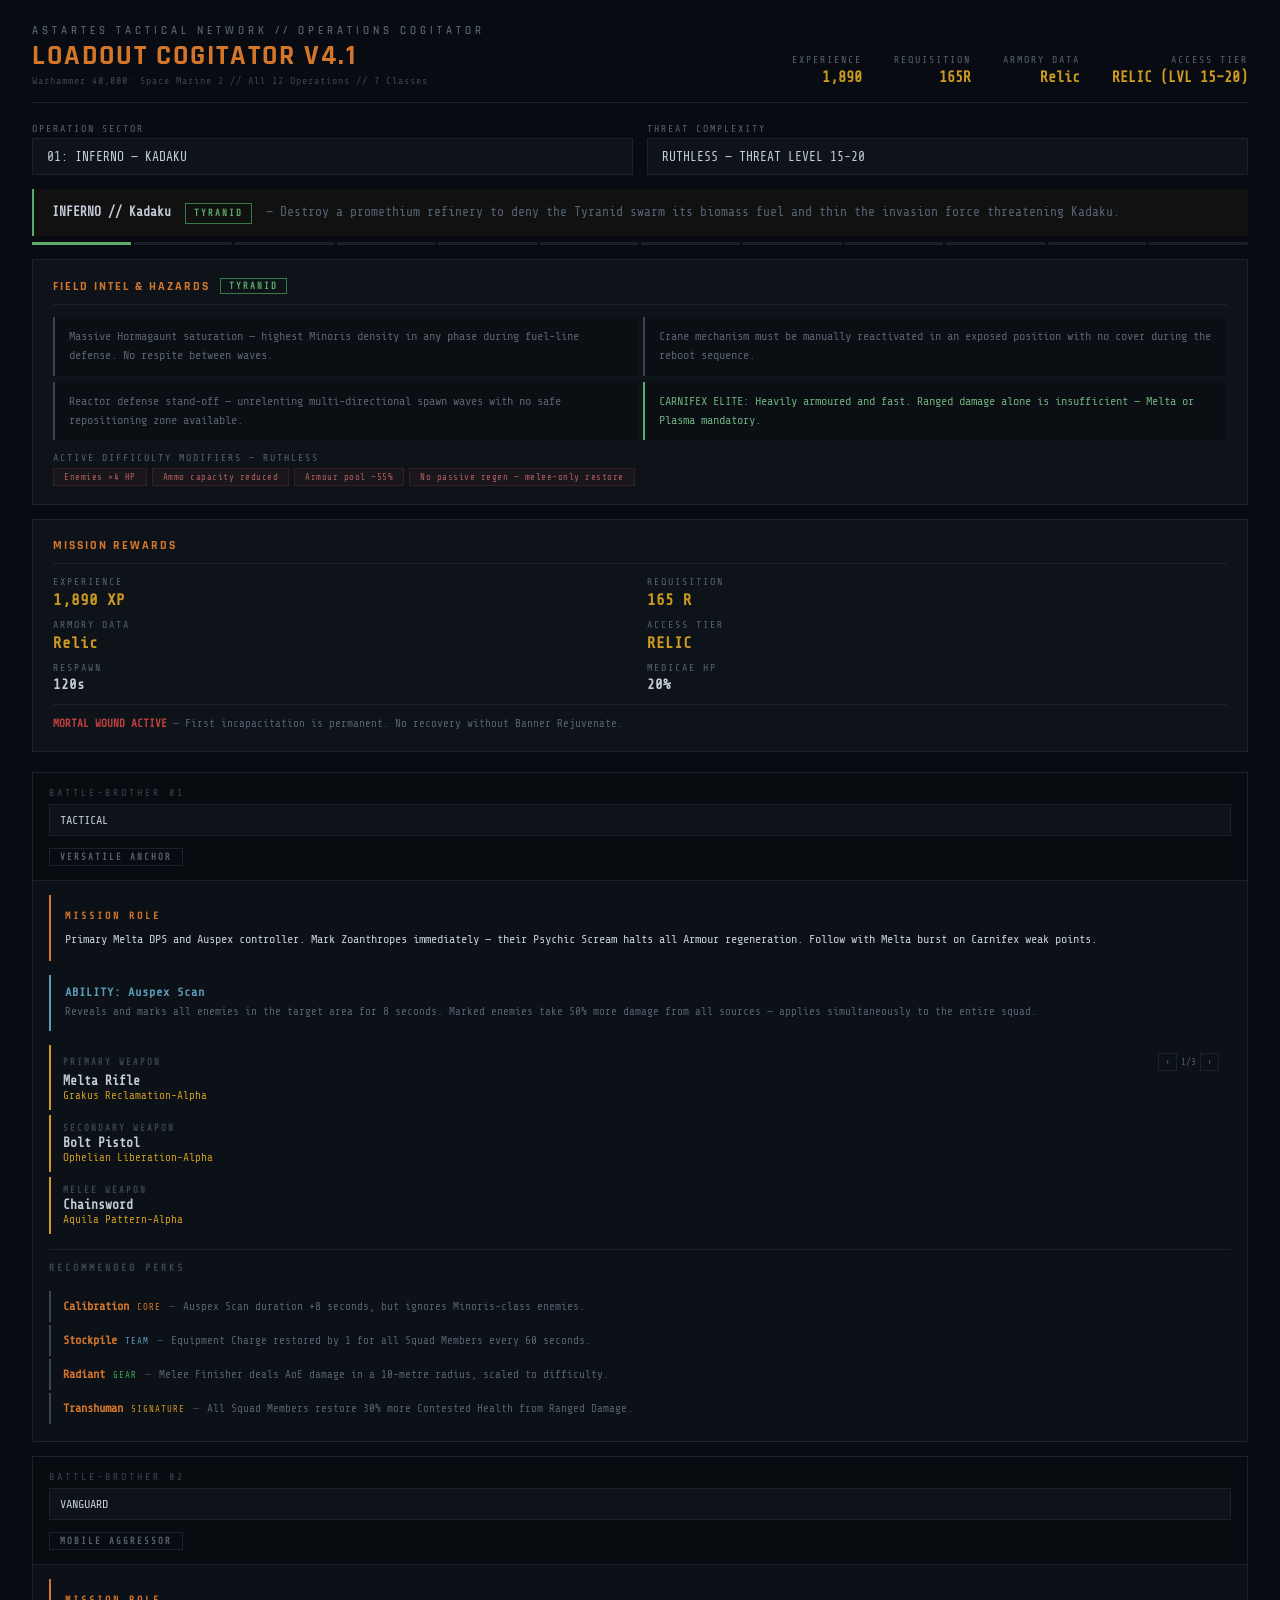
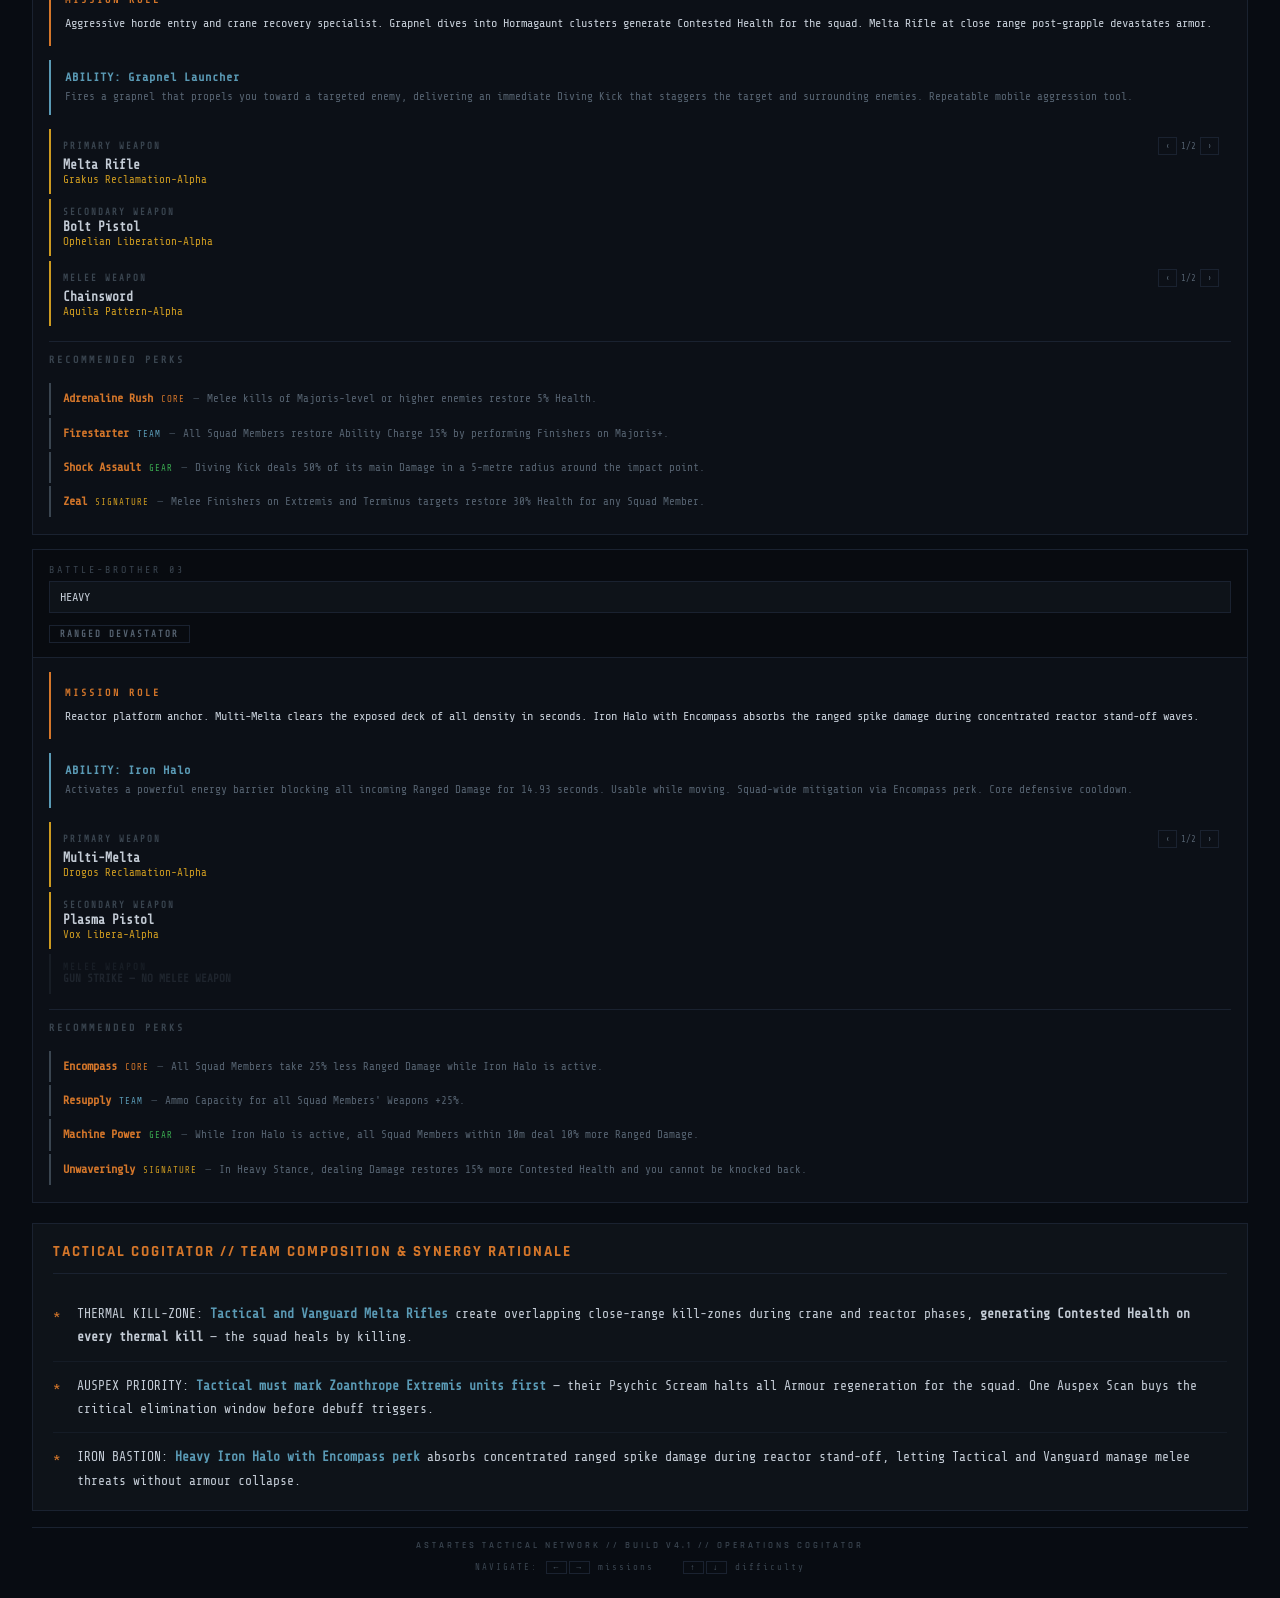
<file: sm2-loadout/index.html>
<!DOCTYPE html>
<html lang="en">
<head>
    <meta charset="UTF-8">
    <meta name="viewport" content="width=device-width, initial-scale=1.0">
    <title>ASTARTES LOADOUT COGITATOR v4.1</title>
    <link href="https://fonts.googleapis.com/css2?family=Share+Tech+Mono&family=Rajdhani:wght@400;500;600;700&display=swap" rel="stylesheet">
    <style>
        :root {
            --bg:      #080c12;
            --pnl:     #0e1319;
            --pnl2:    #0c1017;
            --bdr:     #1a2230;
            --accent:  #d4762a;
            --accent2: #e8913a;
            --cyan:    #5a9ab5;
            --red:     #c44040;
            --std:     #8a8e94;
            --mc:      #3aaa50;
            --art:     #8855bb;
            --rel:     #cc9a20;
            --txt:     #c4ccd6;
            --txt2:    #556270;
            --txt3:    #3a4550;
        }
        *{box-sizing:border-box;margin:0;padding:0;}

        body{
            background:var(--bg);
            color:var(--txt);
            font-family:'Share Tech Mono',monospace;
            font-size:13px;
            padding:24px 32px;
            min-height:100vh;
        }
        .container{max-width:1800px;margin:0 auto;}
        .gothic{font-family:'Rajdhani',sans-serif;text-transform:uppercase;font-weight:600;}
        .lbl{font-size:10px;color:var(--txt2);text-transform:uppercase;letter-spacing:2px;margin-bottom:4px;}
        .panel{background:var(--pnl);border:1px solid var(--bdr);padding:18px 20px;}

        /* ── HEADER ── */
        .header{
            display:flex;justify-content:space-between;align-items:flex-end;
            border-bottom:1px solid var(--bdr);padding-bottom:16px;margin-bottom:20px;
        }
        .h-sub{font-size:11px;color:var(--txt2);letter-spacing:4px;margin-bottom:4px;}
        .h-main{font-size:28px;color:var(--accent);font-weight:700;line-height:1;letter-spacing:2px;}
        .h-ver{font-size:10px;color:var(--txt3);letter-spacing:1px;margin-top:5px;}
        .h-meta{display:flex;gap:32px;}
        .h-stat{text-align:right;}
        .h-stat-val{font-size:15px;font-weight:700;margin-top:3px;}

        /* ── CONTROLS ── */
        .controls{display:grid;grid-template-columns:1fr 1fr;gap:14px;margin-bottom:14px;}
        select{
            width:100%;background:var(--pnl);
            border:1px solid var(--bdr);
            color:var(--txt);padding:10px 14px;
            font-family:'Share Tech Mono',monospace;font-size:13px;
            cursor:pointer;outline:none;appearance:none;
        }
        select:hover{border-color:var(--accent);}
        select:focus{border-color:var(--accent);}
        select option{background:var(--pnl);color:var(--txt);}

        /* ── MISSION BAR ── */
        .mission-bar{
            padding:12px 18px;margin-bottom:6px;
            border-left:2px solid var(--accent);
            background:rgba(212,118,42,0.04);
            font-size:13px;color:var(--txt2);line-height:1.7;
        }
        .mission-bar strong{color:var(--txt);}

        /* ── FACTION TAG ── */
        .ftag{font-size:9px;padding:2px 8px;border:1px solid;letter-spacing:2px;font-weight:700;display:inline-block;}
        .f-ty{color:#5aaa6a;border-color:#3a7a4a;}
        .f-ch{color:#9a6acc;border-color:#6a4a8a;}
        .f-mx{color:#bba040;border-color:#8a7a30;}

        /* ── INTEL + REWARDS GRID ── */
        .ir-grid{display:grid;grid-template-columns:1fr 280px;gap:14px;margin-bottom:20px;}

        /* ── INTEL PANEL ── */
        .intel-head{display:flex;align-items:center;gap:10px;margin-bottom:12px;padding-bottom:10px;border-bottom:1px solid var(--bdr);}
        .intel-title{color:var(--accent);font-size:12px;font-weight:700;letter-spacing:2px;}
        .hz-grid{display:grid;grid-template-columns:1fr 1fr;gap:6px;margin-bottom:12px;}
        .hz{
            background:rgba(0,0,0,0.25);border-left:2px solid var(--txt3);
            padding:10px 14px;font-size:12px;line-height:1.6;color:var(--txt2);
        }
        .hz.boss{border-left-color:var(--red);color:#c07070;}
        .diff-mods{display:flex;flex-wrap:wrap;gap:5px;}
        .mod{
            font-size:9px;padding:3px 10px;
            background:rgba(196,64,64,0.06);border:1px solid rgba(196,64,64,0.18);
            color:#b06060;letter-spacing:0.5px;
        }

        /* ── REWARDS PANEL ── */
        .rew-title{color:var(--accent);font-size:12px;font-weight:700;letter-spacing:2px;margin-bottom:12px;padding-bottom:10px;border-bottom:1px solid var(--bdr);}
        .rew-grid{display:grid;grid-template-columns:1fr 1fr;gap:10px 14px;margin-bottom:12px;}
        .rew-val{font-size:16px;font-weight:700;margin-top:2px;}
        .rew-val.tier-STD{color:var(--std);}
        .rew-val.tier-MC {color:var(--mc);}
        .rew-val.tier-ART{color:var(--art);}
        .rew-val.tier-REL{color:var(--rel);}
        .rew-note{font-size:11px;color:var(--txt2);border-top:1px solid var(--bdr);padding-top:10px;line-height:1.6;}
        .mortal-active{color:var(--red);font-weight:700;}
        .mortal-off{color:var(--mc);}

        /* ── TEAM GRID ── */
        .team-grid{display:grid;grid-template-columns:repeat(3,1fr);gap:14px;margin-bottom:20px;}

        /* ── PLAYER COLUMN ── */
        .pcol{background:var(--pnl2);border:1px solid var(--bdr);display:flex;flex-direction:column;}
        .pcol-hdr{
            padding:14px 16px;border-bottom:1px solid var(--bdr);
            background:rgba(0,0,0,0.3);
        }
        .brother-lbl{font-size:10px;color:var(--txt3);letter-spacing:3px;margin-bottom:6px;}
        .class-sel{
            width:100%;background:var(--pnl);border:1px solid var(--bdr);
            color:var(--txt);padding:8px 10px;font-family:'Share Tech Mono',monospace;font-size:12px;
            cursor:pointer;outline:none;appearance:none;margin-bottom:8px;
        }
        .class-sel:hover{border-color:var(--accent);}
        .role-badge{
            display:inline-block;font-size:9px;padding:3px 10px;letter-spacing:2px;
            border:1px solid var(--bdr);color:var(--txt2);font-weight:700;
        }
        .pcol-body{padding:14px 16px;flex:1;display:flex;flex-direction:column;}

        /* ── MISSION ROLE ── */
        .mission-role{
            border-left:2px solid var(--accent);
            padding:12px 14px;margin-bottom:14px;
            font-size:12px;color:var(--txt);line-height:1.7;
        }
        .mission-role-title{font-size:10px;color:var(--accent);letter-spacing:3px;font-weight:700;margin-bottom:5px;}

        /* ── ABILITY BOX ── */
        .ability-box{
            border-left:2px solid var(--cyan);
            padding:10px 14px;margin-bottom:14px;
        }
        .ability-name{color:var(--cyan);font-size:12px;font-weight:700;letter-spacing:1px;margin-bottom:4px;}
        .ability-desc{font-size:11px;color:var(--txt2);line-height:1.6;}

        /* ── WEAPON CARD ── */
        .w-card{
            padding:8px 12px;
            border-left:2px solid var(--txt3);
            margin-bottom:5px;
        }
        .w-card.tier-STD{border-left-color:var(--std);}
        .w-card.tier-MC {border-left-color:var(--mc);}
        .w-card.tier-ART{border-left-color:var(--art);}
        .w-card.tier-REL{border-left-color:var(--rel);}
        .w-card.no-wpn{border-left-color:var(--txt3);opacity:0.25;}
        .w-card-head{display:flex;justify-content:space-between;align-items:center;margin-bottom:2px;}
        .w-slot{font-size:9px;color:var(--txt3);letter-spacing:2px;font-weight:700;}
        .w-alt-btns{display:flex;gap:4px;align-items:center;}
        .w-alt-btn{
            background:transparent;border:1px solid var(--bdr);
            color:var(--txt2);font-size:10px;cursor:pointer;padding:1px 6px;
            font-family:'Share Tech Mono',monospace;line-height:1.4;
        }
        .w-alt-btn:hover{border-color:var(--accent);color:var(--accent);}
        .w-base{font-size:13px;color:var(--txt);font-weight:700;margin-bottom:1px;}
        .w-variant{font-size:11px;}
        .w-variant.tier-STD{color:var(--std);}
        .w-variant.tier-MC {color:var(--mc);}
        .w-variant.tier-ART{color:var(--art);}
        .w-variant.tier-REL{color:var(--rel);}

        /* ── PERKS ── */
        .perks-sep{border-top:1px solid var(--bdr);padding-top:12px;margin-top:10px;margin-bottom:10px;}
        .perks-title{font-size:10px;color:var(--txt3);letter-spacing:3px;font-weight:700;margin-bottom:8px;}
        .perk{
            padding:6px 12px;margin-bottom:3px;
            border-left:2px solid var(--txt3);
        }
        .perk.locked{opacity:0.18;}
        .perk-line{display:flex;align-items:baseline;gap:8px;font-size:12px;line-height:1.6;}
        .perk-name{font-weight:700;color:var(--accent);white-space:nowrap;}
        .perk-cat{font-size:9px;letter-spacing:1px;white-space:nowrap;}
        .perk-sep{color:var(--txt3);}
        .perk-brief{color:var(--txt2);font-size:11px;}
        .perk-locked-tag{font-size:9px;color:var(--red);letter-spacing:1px;margin-left:auto;white-space:nowrap;}

        /* ── SYNERGY PANEL ── */
        .syn-hdr{font-size:15px;color:var(--accent);font-weight:700;letter-spacing:2px;margin-bottom:16px;padding-bottom:12px;border-bottom:1px solid var(--bdr);}
        .syn-item{display:flex;gap:16px;padding:12px 0;border-bottom:1px solid rgba(26,34,48,0.6);font-size:13px;line-height:1.8;}
        .syn-item:last-child{border-bottom:none;padding-bottom:0;}
        .syn-bullet{color:var(--accent);font-size:14px;flex-shrink:0;margin-top:3px;}
        .syn-text em{color:var(--cyan);font-style:normal;font-weight:700;}
        .syn-text strong{color:var(--txt);}

        /* ── FACTION THEME ── */
        body.fac-tyranid .hz.boss{border-left-color:#5aaa6a;color:#6aaa7a;}
        body.fac-chaos   .hz.boss{border-left-color:#9a6acc;color:#aa7acc;}
        body.fac-tyranid .mission-bar{border-left-color:#5aaa6a;}
        body.fac-chaos   .mission-bar{border-left-color:#9a6acc;}
        body.fac-mixed   .mission-bar{border-left-color:#bba040;}

        /* ── KEYBOARD HINT ── */
        .kbd-hint{text-align:center;color:var(--txt3);font-size:9px;letter-spacing:2px;margin-top:10px;}
        .kbd{border:1px solid var(--bdr);padding:1px 6px;font-size:8px;color:var(--txt2);display:inline-block;margin:0 1px;}

        .credits{text-align:center;color:var(--txt3);font-size:9px;letter-spacing:3px;margin-top:16px;padding-top:12px;border-top:1px solid var(--bdr);}

        @media(max-width:1300px){.team-grid{grid-template-columns:1fr;}.ir-grid{grid-template-columns:1fr;}}
    </style>
</head>
<body>
<div class="container">

    <header class="header">
        <div>
            <div class="h-sub gothic">Astartes Tactical Network // Operations Cogitator</div>
            <div class="h-main gothic">Loadout Cogitator v4.1</div>
            <div class="h-ver">Warhammer 40,000: Space Marine 2 // All 12 Operations // 7 Classes</div>
        </div>
        <div class="h-meta">
            <div class="h-stat"><div class="lbl">Experience</div><div class="h-stat-val" id="hXP">--</div></div>
            <div class="h-stat"><div class="lbl">Requisition</div><div class="h-stat-val" id="hReq">--</div></div>
            <div class="h-stat"><div class="lbl">Armory Data</div><div class="h-stat-val" id="hAD">--</div></div>
            <div class="h-stat" style="text-align:right"><div class="lbl">Access Tier</div><div class="h-stat-val" id="hTier">--</div></div>
        </div>
    </header>

    <div class="controls">
        <div><div class="lbl">Operation Sector</div><select id="mSel"></select></div>
        <div><div class="lbl">Threat Complexity</div><select id="dSel">
            <option value="min">MINIMAL — THREAT LEVEL 1-5</option>
            <option value="avg">AVERAGE — THREAT LEVEL 5-10</option>
            <option value="sub">SUBSTANTIAL — THREAT LEVEL 10-15</option>
            <option value="ruth" selected>RUTHLESS — THREAT LEVEL 15-20</option>
            <option value="lethal">LETHAL — THREAT LEVEL 25</option>
            <option value="abs">ABSOLUTE — THREAT LEVEL MAX</option>
        </select></div>
    </div>

    <div class="mission-bar" id="mBar"></div>
    <div id="mPips" style="display:flex;gap:3px;margin-bottom:14px;"></div>

    <div class="ir-grid">
        <div class="panel" id="intelPnl"></div>
        <div class="panel" id="rewPnl"></div>
    </div>

    <div class="team-grid" id="teamGrid"></div>

    <div class="panel" id="synPnl"></div>

    <div class="credits gothic">Astartes Tactical Network // Build v4.1 // Operations Cogitator</div>
    <div class="kbd-hint">NAVIGATE: <span class="kbd">←</span><span class="kbd">→</span> missions &nbsp;&nbsp; <span class="kbd">↑</span><span class="kbd">↓</span> difficulty</div>
</div>

<script>
// ═══════════════════════════════════════════════════════════════
// CONSTANTS
// ═══════════════════════════════════════════════════════════════
const TIER_MAP   = { min:'STD', avg:'MC', sub:'ART', ruth:'REL', lethal:'REL', abs:'REL' };
const TIER_LBL   = { STD:'STANDARD', MC:'MASTER-CRAFTED', ART:'ARTIFICER', REL:'RELIC' };
const TIER_CLR   = { STD:'var(--std)', MC:'var(--mc)', ART:'var(--art)', REL:'var(--rel)' };
const CLASS_ROLES = {
    Tactical:   'VERSATILE ANCHOR',
    Bulwark:    'SUPPORT ANCHOR',
    Heavy:      'RANGED DEVASTATOR',
    Sniper:     'PRECISION ELIMINATOR',
    Vanguard:   'MOBILE AGGRESSOR',
    Assault:    'MELEE PUNISHER',
    Techmarine: 'AREA CONTROLLER',
};

// ── DIFFICULTY ──────────────────────────────────────────────────
const DIFF = {
    min:    { lbl:'MINIMAL',    lvl:'1–5',   tier:'STD', req:35,  xp:630,  ad:'None',          resp:'60s',  med:'50%', mortal:false,
              mods:['Standard enemy HP and density','Full 60s respawn timer','Medicae restores 50% HP','No armour decay penalty'] },
    avg:    { lbl:'AVERAGE',    lvl:'5–10',  tier:'MC',  req:55,  xp:945,  ad:'Master-Crafted', resp:'60s',  med:'35%', mortal:false,
              mods:['Enemies +60% HP pool','Armour pool –25%','Medicae restores 35% HP','Minor ammo reduction'] },
    sub:    { lbl:'SUBSTANTIAL',lvl:'10–15', tier:'ART', req:95,  xp:1260, ad:'Artificer',      resp:'90s',  med:'25%', mortal:true,
              mods:['First incapacitation = Mortal Wound','Passive regen significantly slowed','Medicae 25% HP','No passive armour regen'] },
    ruth:   { lbl:'RUTHLESS',   lvl:'15–20', tier:'REL', req:165, xp:1890, ad:'Relic',          resp:'120s', med:'20%', mortal:true,
              mods:['Enemies ×4 HP','Ammo capacity reduced','Armour pool –55%','No passive regen — melee-only restore'] },
    lethal: { lbl:'LETHAL',     lvl:'25',    tier:'REL', req:220, xp:2830, ad:'Relic',          resp:'120s', med:'15%', mortal:true,
              mods:['Enraged Majoris at all times','Random Extremis spikes — no cooldown','All Ruthless modifiers active','Ammo cost tripled'] },
    abs:    { lbl:'ABSOLUTE',   lvl:'MAX',   tier:'REL', req:500, xp:4000, ad:'Relic',          resp:'NONE', med:'10%', mortal:true,
              mods:['NO RESPAWN — squad wipe ends the mission','3× Extremis spawn rate','Maximum enemy HP & aggression','Absolute mortality — one mistake ends it'] },
};

// ═══════════════════════════════════════════════════════════════
// WEAPON VAULT
// Each weapon: base, desc, STD/MC/ART/REL variant names, stats
// Ranged stats: fp (firepower), rof, pierce, range, ammo (all /12 for bar, ammo is raw)
// Melee stats:  str, spd, cleave (all /12), def (string)
// ═══════════════════════════════════════════════════════════════
const WV = {
    // ── PRIMARY RANGED ──
    melta_rifle:    {
        base:'Melta Rifle', desc:'Short-range thermal annihilator. Generates Contested Health on every kill. Devastates armour.',
        STD:'Melta Rifle',              MC:'Melta Rifle Mk.II',            ART:'Infernus Pattern Melta',        REL:'Grakus Reclamation-Alpha',
        stats:{fp:11,rof:3,pierce:10,range:1,ammo:20}
    },
    auto_bolt_rifle:{
        base:'Auto Bolt Rifle', desc:'High rate of fire bolt weapon. Excellent sustained horde suppression at medium range.',
        STD:'Auto Bolt Rifle',          MC:'Auto Bolt Rifle Mk.II',        ART:'Tigrus Pattern Auto-Bolter',    REL:'Ophelian Annihilator-Alpha',
        stats:{fp:3,rof:10,pierce:2,range:6,ammo:45}
    },
    bolt_rifle:     {
        base:'Bolt Rifle', desc:'Balanced bolt weapon. Reliable across all ranges and threat types. Versatile backbone weapon.',
        STD:'Bolt Rifle',               MC:'Bolt Rifle Mk.II',             ART:'Stalwart Pattern Boltgun',      REL:'Armageddon Pattern-Alpha',
        stats:{fp:6,rof:5,pierce:5,range:8,ammo:30}
    },
    heavy_bolt_rfl: {
        base:'Heavy Bolt Rifle', desc:'Larger shells with sustained fire capability. Superior stopping power against Majoris threats.',
        STD:'Heavy Bolt Rifle',         MC:'Heavy Bolt Rifle Mk.II',       ART:'Drogos Pattern Heavy-Bolter',   REL:'Drogos Annihilator-Alpha',
        stats:{fp:8,rof:4,pierce:6,range:7,ammo:25}
    },
    plasma_incin:   {
        base:'Plasma Incinerator', desc:'Supercharged plasma bolts. Devastating vs Chaos power armour. Can overheat on sustained fire.',
        STD:'Plasma Incinerator',       MC:'Plasma Incinerator Mk.II',     ART:'Voss Pattern Plasma Gun',       REL:'Vox Libera-Alpha',
        stats:{fp:10,rof:3,pierce:9,range:7,ammo:12}
    },
    las_fusil:      {
        base:'Las Fusil', desc:'High-power laser. One-shot Extremis elimination from any range. Headshots critical. Camo Cloak synergy.',
        STD:'Las Fusil',                MC:'Las Fusil Mk.II',              ART:'Purgation Las-Rifle',           REL:'Grakus Vengeance-Alpha',
        stats:{fp:12,rof:1,pierce:11,range:12,ammo:5}
    },
    instig_carbine: {
        base:'Instigator Bolt Carbine', desc:'Burst-fire carbine with scope. Effective across all engagement distances.',
        STD:'Instigator Bolt Carbine',  MC:'Instigator Carbine Mk.II',     ART:'Occulus Pattern Carbine',       REL:'Grakus Pattern-Alpha',
        stats:{fp:5,rof:7,pierce:4,range:8,ammo:20}
    },
    occulus_carbine:{
        base:'Occulus Bolt Carbine', desc:'Precision carbine with magnification. Long-range threat elimination between Grapnel engagements.',
        STD:'Occulus Bolt Carbine',     MC:'Occulus Carbine Mk.II',        ART:'Stalker Occulus Carbine',       REL:'Grakus Reclamation-Beta',
        stats:{fp:6,rof:4,pierce:5,range:10,ammo:15}
    },
    pyreblaster:    {
        base:'Pyreblaster', desc:'Promethium flame weapon. Continuous burning AoE. Ideal for corridor denial and swarm control.',
        STD:'Pyreblaster',              MC:'Pyreblaster Mk.II',            ART:'Infernus Pattern Pyreblaster',  REL:'Grakus Pyre-Alpha',
        stats:{fp:8,rof:10,pierce:3,range:2,ammo:100}
    },
    multi_melta:    {
        base:'Multi-Melta', desc:'Dual-barrel thermal weapon. Annihilates armour, flesh, and fortification at close range. Heavy Stance synergy.',
        STD:'Multi-Melta',              MC:'Multi-Melta Mk.II',            ART:'Drogos Reclamation-Beta',       REL:'Drogos Reclamation-Alpha',
        stats:{fp:12,rof:3,pierce:12,range:1,ammo:20}
    },
    heavy_bolter:   {
        base:'Heavy Bolter', desc:'Relentless heavy bolt fire with no reload. Sustained devastation across all threat spectrums.',
        STD:'Heavy Bolter',             MC:'Heavy Bolter Mk.II',           ART:'Drogos Pattern Heavy Bolter',   REL:'Drogos Vengeance-Alpha',
        stats:{fp:7,rof:9,pierce:6,range:8,ammo:60}
    },
    heavy_plasma:   {
        base:'Heavy Plasma Incinerator', desc:'Maximum plasma output. Shreds Terminator plate and Carnifex carapace. Highest piercing in class.',
        STD:'Heavy Plasma Incinerator', MC:'Heavy Plasma Mk.II',           ART:'Kronus Heavy Plasma Cannon',    REL:'Vox Libera Heavy-Alpha',
        stats:{fp:11,rof:2,pierce:11,range:7,ammo:8}
    },
    stalker_bsr:    {
        base:'Bolt Sniper Rifle', desc:'Dedicated long-range precision bolt weapon. High damage at distance with scope. Quieter than Las Fusil.',
        STD:'Bolt Sniper Rifle',        MC:'Bolt Sniper Rifle Mk.II',      ART:'Purgation Pattern Sniper',      REL:'Grakus Precision-Alpha',
        stats:{fp:9,rof:2,pierce:7,range:11,ammo:8}
    },
    // ── SECONDARY ──
    bolt_pistol:    {
        base:'Bolt Pistol', desc:'Standard Astartes sidearm. Reliable finishing power and Contested Health via Gun Strike combos.',
        STD:'Bolt Pistol',              MC:'Bolt Pistol Mk.II',            ART:'Stalker Bolt Pistol',           REL:'Ophelian Liberation-Alpha',
        stats:{fp:5,rof:5,pierce:3,range:5,ammo:15}
    },
    plasma_pistol:  {
        base:'Plasma Pistol', desc:'Charged plasma sidearm. Best secondary for elite damage. Overcharge for devastating single shot.',
        STD:'Plasma Pistol',            MC:'Plasma Pistol Mk.II',          ART:'Voss Pattern Plasma Pistol',    REL:'Vox Libera-Alpha',
        stats:{fp:9,rof:2,pierce:9,range:7,ammo:8}
    },
    heavy_bolt_pst: {
        base:'Heavy Bolt Pistol', desc:'Greater stopping power than Bolt Pistol. Essential secondary for melee-focused classes.',
        STD:'Heavy Bolt Pistol',        MC:'Heavy Bolt Pistol Mk.II',      ART:'Gorgon Pattern Pistol',         REL:'Gorgon Vengeance-Beta',
        stats:{fp:7,rof:3,pierce:6,range:5,ammo:10}
    },
    inferno_pistol: {
        base:'Inferno Pistol', desc:'Miniaturised melta pistol. Burns through elite targets that close to melee range.',
        STD:'Inferno Pistol',           MC:'Inferno Pistol Mk.II',         ART:'Purgation Inferno Pistol',      REL:'Grakus Inferno-Alpha',
        stats:{fp:10,rof:2,pierce:8,range:2,ammo:6}
    },
    // ── MELEE ──
    chainsword:     {
        base:'Chainsword', desc:'Motorized chainblade. Balanced speed and cleave. Fast Finisher chains on Majoris and below.',
        STD:'Chainsword',               MC:'Chainsword Mk.II',             ART:'Aquila Pattern Chainsword',     REL:'Aquila Pattern-Alpha',
        stats:{str:6,spd:8,cleave:5,def:'Balanced'}
    },
    power_sword:    {
        base:'Power Sword', desc:'Molecular disruptor blade. Severs Chaos armour with ease. Fencing defence type enables safe parrying.',
        STD:'Power Sword',              MC:'Power Sword Mk.II',            ART:'Tigrus Pattern Power Sword',    REL:'Alpha Pattern-Alpha',
        stats:{str:9,spd:7,cleave:3,def:'Fencing'}
    },
    thunder_hammer: {
        base:'Thunder Hammer', desc:'Crushing maul with shockwave. Destroys boss armour. Ground Pound synergy with Jump Pack.',
        STD:'Thunder Hammer',           MC:'Thunder Hammer Mk.II',         ART:'Indomitus Pattern Hammer',      REL:'Indomitus Pattern-Beta',
        stats:{str:12,spd:3,cleave:7,def:'Balanced'}
    },
    power_fist:     {
        base:'Power Fist', desc:'Powered gauntlet with shockwave. Deceptive reach. Highest single-strike damage output.',
        STD:'Power Fist',               MC:'Power Fist Mk.II',             ART:'Kronus Pattern Power Fist',     REL:'Alpha Pattern-Beta',
        stats:{str:11,spd:4,cleave:2,def:'Balanced'}
    },
    combat_knife:   {
        base:'Combat Knife', desc:'Fast blade. Maximises mobility and Finisher frequency. Camo Cloak exit window synergy.',
        STD:'Combat Knife',             MC:'Combat Knife Mk.II',           ART:'Tigrus Pattern Blade',          REL:'Alpha Pattern Knife-Alpha',
        stats:{str:5,spd:11,cleave:2,def:'Fencing'}
    },
    omnissian_axe:  {
        base:'Omnissian Axe', desc:'Sacred Mechanicus weapon. Unique Omnissian Rush impale attack. Wide AoE cleave on standard strikes.',
        STD:'Omnissian Axe',            MC:'Omnissian Axe Mk.II',          ART:'Adeptus Mechanicus War-Axe',    REL:'Omnissiah Pattern-Alpha',
        stats:{str:10,spd:6,cleave:6,def:'Balanced'}
    },
    storm_shield:   {
        base:'Storm Shield', desc:'Astartes combat shield. Blocks melee and ranged impacts. Enables shield bash. Bulwark identity — passive slot.',
        STD:'Storm Shield',             MC:'Storm Shield Mk.II',           ART:'Aquila Pattern Storm Shield',   REL:'Alpha Pattern Storm Shield',
        stats:{str:7,spd:6,cleave:2,def:'Shield'}
    },
};

// ═══════════════════════════════════════════════════════════════
// CLASSES — weapons, alts, perks, mission roles
// alts: { faction: { slot: [wId, wId, ...] } }
// First item in alts is the default recommendation
// ═══════════════════════════════════════════════════════════════
const CLASSES = {
    Tactical: {
        color:'#00d4ff', role:'VERSATILE ANCHOR',
        ability:'Auspex Scan',
        abilityDesc:'Reveals and marks all enemies in the target area for 8 seconds. Marked enemies take 50% more damage from all sources — applies simultaneously to the entire squad.',
        alts:{
            tyranid:{ primary:['melta_rifle','pyreblaster','auto_bolt_rifle'], secondary:['bolt_pistol'], melee:['chainsword'] },
            chaos:  { primary:['plasma_incin','bolt_rifle','heavy_bolt_rfl'],  secondary:['bolt_pistol'], melee:['chainsword'] },
            mixed:  { primary:['auto_bolt_rifle','plasma_incin','bolt_rifle'],  secondary:['bolt_pistol'], melee:['chainsword'] },
        },
        perks:[
            { n:'Calibration',  cat:'CORE',      cost:25,  d:'Auspex Scan duration +8 seconds, but ignores Minoris-class enemies. Longer mark window for Extremis and Terminus elimination.' },
            { n:'Stockpile',    cat:'TEAM',      cost:45,  d:'Equipment Charge restored by 1 for all Squad Members every 60 seconds. Critical for sustaining Melta and Auspex usage across long operations.' },
            { n:'Radiant',      cat:'GEAR',      cost:60,  d:'Melee Finisher deals AoE damage in a 10-metre radius, scaled to difficulty. Converts single Finishers into squad-wide clearing events.' },
            { n:'Transhuman',   cat:'SIGNATURE', cost:100, d:'All Squad Members restore 30% more Contested Health from Ranged Damage. Fundamentally transforms squad survivability in sustained firefights at Ruthless+.' },
        ],
        missionRoles:{
            '01':'Primary Melta DPS and Auspex controller. Mark Zoanthropes immediately — their Psychic Scream halts all Armour regeneration. Follow with Melta burst on Carnifex weak points.',
            '02':'Scan-shot coordinator. Mark the Hive Tyrant during Phase 1 for Sniper burst. Deploy Banner timing when Tyrant transitions to Phase 2 to absorb the psychic blast AoE.',
            '03':'Vox jamming identification specialist. Hold the console during identification phase while Bulwark and Techmarine manage the perimeter assault.',
            '04':'Purification rites executor. Hold and clear altar points while Bulwark manages melee. Auspex marks Chaos Sorcerers for instant Heavy elimination.',
            '05':'Fire support coordinator. Scan Carnifex weak points during launch corridor breach. Stockpile perk sustains squad ammo across the full launch sequence.',
            '06':'Ammo logistics backbone. Stockpile perk is mission-critical for the long transit. Scan Zoanthrope synapse nodes on the final charging platform before the last push.',
            '07':'Underbelly marker and DPS amplifier. Scan the Bio-Titan underbelly vulnerability to amplify Heavy Multi-Melta output. Coordinates timing with Sniper leg-joint shots.',
            '08':'Multi-target coordinator. Auspex marks Chaos Sorcerers while squad handles console destruction. Scan timing during the island alignment phase amplifies all ranged damage.',
            '09':'Primary scanner for Trygon surface windows. Mark immediately when the Trygon surfaces — the 50% damage buff must land on Extremis priority targets during elevator hold.',
            '10':'Relay cleansing executor and Mutalith scanner. Auspex marks the Mutalith Vortex Beast through its psychic storm, amplifying Techmarine Servo-Gun output.',
            '11':'Puzzle alignment executor and Prime vulnerability scanner. Mark the Tyranid Prime simultaneously with Sniper shot for maximum coordinated burst damage.',
            '12':'Mixed-threat coordinator. Auspex marks Chaos Sorcerers during ritual sequences — coordinated Heavy burst ends rituals before the 30-second Daemon summoning threshold.',
        }
    },
    Bulwark: {
        color:'#c5a059', role:'SUPPORT ANCHOR',
        ability:'Chapter Banner',
        abilityDesc:'Deploy a Chapter Banner that restores Armour to all Squad Members in its AoE for its full duration. Most impactful team support ability in the game — timing is everything.',
        alts:{
            tyranid:{ primary:['storm_shield'], secondary:['plasma_pistol','heavy_bolt_pst'], melee:['chainsword','power_fist'] },
            chaos:  { primary:['storm_shield'], secondary:['plasma_pistol'],                  melee:['power_sword','thunder_hammer'] },
            mixed:  { primary:['storm_shield'], secondary:['plasma_pistol'],                  melee:['power_sword','chainsword'] },
        },
        perks:[
            { n:'Rejuvenate',      cat:'CORE',      cost:30,  d:'Chapter Banner activation revives all Incapacitated Squad Members in its AoE. One ability use can convert an impending wipe into a full squad recovery.' },
            { n:'Condemnation',    cat:'TEAM',      cost:40,  d:'Contested Health fades 50% more slowly for all Squad Members. Dramatically extends the window to convert white health via ranged kills.' },
            { n:'Aura of Wrath',   cat:'GEAR',      cost:65,  d:'Squad Members in banner AoE take 20% less Damage and banner lasts 20% longer. Stacks with Heavy Iron Halo Encompass perk for layered mitigation.' },
            { n:'Revitalise',      cat:'SIGNATURE', cost:100, d:'Banner activation instantly restores maximum Contested Health to all Squad Members but recharges 50% slower. High-value panic button for Lethal and Absolute.' },
        ],
        missionRoles:{
            '01':'Perimeter anchor during reactor defense. Banner deployed after Psychic Scream restores white health before it drains to zero. Hold flanks while Tactical and Vanguard execute Melta killing.',
            '02':'Hive Tyrant melee aggro holder. Chapter Banner deployed immediately after phase-transition psychic blast — single most important Banner timing in the operation.',
            '03':'Elevator perimeter defender and Cathedral hold specialist. Power Sword handles Rubric Marine melee while Techmarine Sentry covers the 360-degree approach.',
            '04':'Altar point security. Holds detonation sites against Chaos Marine assault while Tactical executes purification rites. Banner prevents wipe during sorcerer binding attempts.',
            '05':'Multi-station hold specialist. Chapter Banner with Revitalise sustains the squad during the simultaneous multi-objective launch sequence when all three Marines are separated.',
            '06':'Charging station anchor. Holds the fixed stand-off position while Heavy and Tactical provide ranged suppression. Banner timing covers wave resets.',
            '07':'Boss transition anchor. Banner deployed the moment Bio-Titan enters vulnerability phase to sustain the squad\'s aggressive push through acid zones and toxic pools.',
            '08':'Island alignment protector. Holds the alignment point against melee assault while Sniper eliminates ranged threats. Banner timing during Sorcerer ritual binding provides critical mitigation.',
            '09':'Elevator hold anchor. Banner with Revitalise perk is the single most impactful ability use in the final elevator phase — deployed during heavy wave resets.',
            '10':'Chaos altar capture holder. Holds altar capture points against melee interruption while Heavy and Techmarine manage aerial and ranged threats.',
            '11':'Stationary puzzle guard. Protects the router symbol alignment Marine from melee interruption. Power Sword efficiency against Tyranid Warrior bodyguards in the Prime encounter.',
            '12':'Zeta generator anchor. Holds the primary generator against all melee threats independently while Heavy covers the Lambda generator with aerial suppression.',
        }
    },
    Heavy: {
        color:'#ff6b35', role:'RANGED DEVASTATOR',
        ability:'Iron Halo',
        abilityDesc:'Activates a powerful energy barrier blocking all incoming Ranged Damage for 14.93 seconds. Usable while moving. Squad-wide mitigation via Encompass perk. Core defensive cooldown.',
        alts:{
            tyranid:{ primary:['multi_melta','heavy_bolter'],  secondary:['plasma_pistol'], melee:[] },
            chaos:  { primary:['heavy_plasma','heavy_bolter'], secondary:['plasma_pistol'], melee:[] },
            mixed:  { primary:['heavy_bolter','heavy_plasma'], secondary:['plasma_pistol'], melee:[] },
        },
        perks:[
            { n:'Encompass',     cat:'CORE',      cost:35,  d:'All Squad Members take 25% less Ranged Damage while Iron Halo is active. Transforms a personal barrier into a squad-wide protection bubble at 10m.' },
            { n:'Resupply',      cat:'TEAM',      cost:50,  d:'Ammo Capacity for all Squad Members\' Weapons +25%. Addresses critical ammo starvation that appears at Ruthless difficulty and above.' },
            { n:'Machine Power', cat:'GEAR',      cost:75,  d:'While Iron Halo is active, all Squad Members within 10m deal 10% more Ranged Damage. Pairs with Encompass for simultaneous offensive-defensive windows.' },
            { n:'Unwaveringly',  cat:'SIGNATURE', cost:100, d:'In Heavy Stance, dealing Damage restores 15% more Contested Health and you cannot be knocked back. Enables indefinite Heavy Stance without interruption.' },
        ],
        missionRoles:{
            '01':'Reactor platform anchor. Multi-Melta clears the exposed deck of all density in seconds. Iron Halo with Encompass absorbs the ranged spike damage during concentrated reactor stand-off waves.',
            '02':'Gargoyle aerial suppression. Iron Halo blocks boss ranged phases and absorbs Tyrant psychic blast damage. Multi-Melta burst during Auspex Scan windows maximises Tyrant phase damage.',
            '03':'Elevator 360-degree suppressor. Techmarine Sentry handles approach; Heavy covers the alternate axis with sustained bolt fire. Iron Halo protects during the jamming identification window.',
            '04':'Heldrake counter and altar area suppressor. Iron Halo fully blocks Heldrake warp-fire. Multi-Melta eliminates Chaos Sorcerers within Auspex Scan vulnerability windows instantly.',
            '05':'Launch corridor clearer. Multi-Melta clears Carnifex elite threats from the launch corridor. Iron Halo protects the squad during simultaneous station activation — no safe position otherwise.',
            '06':'Train deck devastator. Multi-Melta in Heavy Stance clears the entire exposed train platform. Unwaveringly perk prevents knockback on the open deck where retreat is impossible.',
            '07':'Underbelly burst executor. Concentrates all Multi-Melta output during Auspex-marked underbelly vulnerability windows — highest single DPS window in the entire operation.',
            '08':'Open terrain suppressor. Iron Halo with Encompass protects squad during open-terrain console approaches. Heavy suppresses Chaos snipers and artillery during the island alignment phase.',
            '09':'Platform hold suppressor. Heavy Bolter\'s sustained fire covers the elevator hold without reload. Iron Halo provides critical mitigation during the Trygon surface burst attack sequences.',
            '10':'Mutalith storm suppressor. Iron Halo enables approach through the psychic storm. Servo-Gun and Multi-Melta combination provides the only reliable burst damage during storm phases.',
            '11':'Breached hull dominator. Heavy Plasma Incinerator penetrates Tyranid Warrior bodyguard armour. Iron Halo covers the zero-gravity hull sections where positioning is severely constrained.',
            '12':'Lambda generator defender and aerial suppressor. Sustained heavy fire suppresses Gargoyle aerial waves on the Lambda approach. Aerial fire covers Bulwark at Zeta independently.',
        }
    },
    Sniper: {
        color:'#22c55e', role:'PRECISION ELIMINATOR',
        ability:'Camo Cloak',
        abilityDesc:'Renders you invisible to all enemies for 10 seconds or until your next attack breaks it. First attack from Camo Cloak benefits from the Targeted perk\'s 75% damage bonus.',
        alts:{
            tyranid:{ primary:['las_fusil','stalker_bsr','instig_carbine'], secondary:['inferno_pistol','bolt_pistol'], melee:['combat_knife','power_sword'] },
            chaos:  { primary:['las_fusil','stalker_bsr'],                  secondary:['bolt_pistol','inferno_pistol'], melee:['power_sword','combat_knife'] },
            mixed:  { primary:['las_fusil'],                                secondary:['bolt_pistol'],                  melee:['combat_knife'] },
        },
        perks:[
            { n:'Targeted',       cat:'CORE',      cost:25,  d:'First Ranged Attack breaking Camo Cloak deals 75% more Damage. On Las Fusil headshots, this frequently one-shots Extremis targets outright.' },
            { n:'Ghost Step',     cat:'TEAM',      cost:45,  d:'After breaking Camo Cloak, remain hidden for 2 additional seconds. Allows repositioning and second-shot lining without breaking concealment.' },
            { n:'Shadow Shroud',  cat:'GEAR',      cost:60,  d:'Camo Cloak deactivation startles and slows nearby enemies for 10 seconds. Disrupts Extremis attack sequences on cloak exit — buys critical escape time.' },
            { n:'Signature Shot', cat:'SIGNATURE', cost:100, d:'3 consecutive Headshots restore Equipment Charge by 1. Enables near-infinite Camo Cloak uptime against enemies with large or exposed head hitboxes.' },
        ],
        missionRoles:{
            '01':'Zoanthrope elimination priority. Las Fusil one-shots Zoanthropes before their Psychic Scream fires. Camo Cloak maintains concealment during Hormagaunt saturation phases.',
            '02':'Hive Tyrant Targeted burst specialist. Camo Cloak then Las Fusil Targeted headshot during Tactical Auspex window attempts to burst Phase 1 HP and skip the phase transition.',
            '03':'Rubric Marine Extremis eliminator. Las Fusil penetrates Terminator-grade automaton armour from elevated cover. Camo Cloak resets between cathedral altar destruction events.',
            '04':'Chaos Sorcerer priority target. Las Fusil eliminates ritual-casting Sorcerers before they complete binding sequences. Camo Cloak provides re-positioning between Heldrake fire phases.',
            '05':'Bio-Titan leg-joint breaker. Las Fusil is the only ranged weapon that reliably breaks leg-joint weak points from safe distance. Targeted perk delivers 75% bonus damage on each weak point shot.',
            '06':'Zoanthrope synapse breaker. Las Fusil eliminates Zoanthrope synapse creatures on the final charging platform before the last push, breaking the synapse web that prevents swarm suppression.',
            '07':'Boss weak-point specialist. Las Fusil breaks Bio-Titan leg joints to force vulnerability windows. Targeted perk from Camo Cloak maximises weak-point damage per shot.',
            '08':'Sorcerer ritual interrupt via sniper fire. Las Fusil eliminates Chaos Sorcerer support units during island alignment and console destruction phases from elevated cover positions.',
            '09':'Trygon surface window eliminator. Las Fusil concentrates output during Trygon surface appearances. Camo Cloak provides concealment during the buried tunneling phases.',
            '10':'Mutalith weak-point sniper. Las Fusil penetrates the Mutalith Vortex Beast\'s hide during brief non-storm windows. Camo Cloak maintains concealment during warp rift spawn events.',
            '11':'Tyranid Prime burst coordinator. Scan-shot synchronisation with Tactical Auspex delivers 50%+75% compound vulnerability on the Prime — potentially skipping the bodyguard phase.',
            '12':'Chaos Sorcerer ritual disruptor. Las Fusil eliminates Sorcerers before ritual completion. Camo Cloak resets between Gargoyle wave sequences when ground exposure is lethal.',
        }
    },
    Vanguard: {
        color:'#3b82f6', role:'MOBILE AGGRESSOR',
        ability:'Grapnel Launcher',
        abilityDesc:'Fires a grapnel that propels you toward a targeted enemy, delivering an immediate Diving Kick that staggers the target and surrounding enemies. Repeatable mobile aggression tool.',
        alts:{
            tyranid:{ primary:['melta_rifle','instig_carbine'],    secondary:['bolt_pistol'], melee:['chainsword','combat_knife'] },
            chaos:  { primary:['occulus_carbine','instig_carbine'],secondary:['bolt_pistol'], melee:['chainsword','power_sword']  },
            mixed:  { primary:['melta_rifle','occulus_carbine'],   secondary:['bolt_pistol'], melee:['chainsword']               },
        },
        perks:[
            { n:'Adrenaline Rush', cat:'CORE',      cost:30,  d:'Melee kills of Majoris-level or higher enemies restore 5% Health. With Grapnel mobility, enables continuous aggressive engagement without withdrawal.' },
            { n:'Firestarter',     cat:'TEAM',      cost:45,  d:'All Squad Members restore Ability Charge 15% by performing Finishers on Majoris+. Accelerates ability cycling for the entire squad every engagement.' },
            { n:'Shock Assault',   cat:'GEAR',      cost:60,  d:'Diving Kick deals 50% of its main Damage in a 5-metre radius around the impact point. Each Grapnel engage simultaneously clears surrounding Minoris.' },
            { n:'Zeal',            cat:'SIGNATURE', cost:100, d:'Melee Finishers on Extremis and Terminus targets restore 30% Health for any Squad Member. High-value team sustain on elite Finisher chains.' },
        ],
        missionRoles:{
            '01':'Aggressive horde entry and crane recovery specialist. Grapnel dives into Hormagaunt clusters generate Contested Health for the squad. Melta Rifle at close range post-grapple devastates armor.',
            '02':'Gargoyle platform interceptor. Grapnel clears gargoyles from elevated positions before they can suppress platform holds. Melta Rifle handles Warrior-class threats during bridge charge deployment.',
            '03':'Cathedral balcony clearer. Grapnel mobility eliminates Thousand Sons from all elevated positions that would otherwise suppress the stationary jamming identification phase.',
            '04':'Catacomb aggressor. Grapnel closes distance in narrow catacomb corridors instantly, preventing Chaos Marines from establishing ranged lanes. Shock Assault clears cluster threats.',
            '05':'Escort path clearer. Grapnel dives into Hormagaunt swarms blocking the battery barge escort route. Shock Assault perk turns each Grapnel into an area-clearing event for the carrier.',
            '06':'Ravener ambush responder. Grapnel immediately reaches downed squad members, interrupting Ravener burrow-exit animations before they execute the killing strike on a downed Marine.',
            '07':'Bio-Titan aggro disruptor. Grapnel dives onto leg-joint weak points when the Titan bends, enabling close-range Melta burst during vulnerability windows while Sniper fires from distance.',
            '08':'Daemonette mobility counter. Grapnel matches Daemonette movement speed — diving kick staggers fast-assault waves before they can reach the squad during console destruction splits.',
            '09':'Trygon tunnel interrupt specialist. Grapnel Diving Kick interrupts Trygon tunneling animations — the only reliable way to prevent the worst burrow-ambush damage spikes in the elevator hold.',
            '10':'Warp rift rapid responder. Grapnel immediately closes on Daemon emergence positions during relay cleansing phases, preventing them from establishing formation before the relay channel completes.',
            '11':'Hull section aggressor and balcony clearer. Grapnel mobility ensures no enemy retains an elevated position to interrupt the router symbol alignment phase. Melta Rifle handles Synapse creatures.',
            '12':'Generator defense rapid responder. Grapnel enables rapid traversal between Zeta and Lambda generators when one comes under critical pressure, reinforcing without abandoning the other position.',
        }
    },
    Assault: {
        color:'#ef4444', role:'MELEE PUNISHER',
        ability:'Jump Pack',
        abilityDesc:'Enables powered aerial jumps and enhanced dashes. Unlocks Ground Pound and Diving Kick. Jump Pack charge refills from melee kills — creates a self-sustaining aggressive loop.',
        alts:{
            tyranid:{ primary:[], secondary:['heavy_bolt_pst'], melee:['chainsword','power_fist'] },
            chaos:  { primary:[], secondary:['heavy_bolt_pst'], melee:['thunder_hammer','power_fist'] },
            mixed:  { primary:[], secondary:['heavy_bolt_pst'], melee:['thunder_hammer','chainsword'] },
        },
        perks:[
            { n:'Precise Strike', cat:'CORE',      cost:30,  d:'Ground Pound deals 100% more Damage but radius reduced 50%. Trade AoE clear for single-target devastation — optimal for boss and Extremis encounters.' },
            { n:'Prowess',        cat:'TEAM',      cost:45,  d:'Melee Damage +15% against Majoris and Extremis enemies. Persistent bonus for exactly the threat types Assault engages most frequently.' },
            { n:'Armour Temp.',   cat:'GEAR',      cost:65,  d:'Non-Finisher Gun Strikes also restore 1 Armour Segment. Enables sustained aggressive melee without total reliance on Finisher chains for armour.' },
            { n:'Avenger',        cat:'SIGNATURE', cost:100, d:'Killing 7 enemies within 6 seconds restores Equipment Charge by 1. Hormagaunt and Cultist swarms make this trivially achievable — near-infinite Jump Pack.' },
        ],
        missionRoles:{
            '01':'Crowd clearer and promethium fire zone traverser. Jump Pack aerial approach bypasses fire hazard ground zones. Chainsword cleave chains through Hormagaunt saturation during fuel-line phases.',
            '02':'Hive Tyrant melee gap-closer. Jump Pack Ground Pound during Phase 1 melee phase bypasses the Tyrant\'s reach advantage. Avenger perk refills Jump Pack from Gargoyle swarm kills.',
            '03':'Chaos Marine melee dominator. Thunder Hammer charged overhead strike destroys Rubric Marine automaton bodies. Ground Pound clears the elevator confined space when 360-degree melee pressure peaks.',
            '04':'Chaos Sorcerer ritual interruptor. Jump Pack aerial approach closes distance to Sorcerers before they complete binding rituals. Ground Pound\'s radius handles surrounding Daemonette fast-assault.',
            '05':'Escort path dominator. Jump Pack slams clear the battery barge escort corridor through Carnifex and Hormagaunt obstacles. Shock Assault Diving Kick turns each engagement into AoE clearance.',
            '06':'Train deck melee suppressor. Chainsword clears Hormagaunt density on the open train deck between Heavy Multi-Melta bursts. Avenger perk makes Jump Pack self-sustaining across the entire transit.',
            '07':'Bio-Titan leg joint melee breaker. Jump Pack aerial approach reaches elevated leg joints when the Titan rears. Thunder Hammer charged strike delivers close-range weak-point burst alongside Sniper fire.',
            '08':'Sorcerer ritual interrupt cycle. Jump Pack Diving Kick interrupts Sorcerer ritual casts on a reliable timer. Shock Assault perk simultaneously damages surrounding Daemonette fast-assault waves.',
            '09':'Elevator hold melee anchor. Chainsword continuous cleave chains prevent Hormagaunt density from overwhelming the hold. Avenger perk ensures near-infinite Jump Pack from the constant swarm kills.',
            '10':'Chaos altar melee dominator. Jump Pack approach closes on Daemonette and Chaos Warrior melee threats before they can disrupt altar capture. Ground Pound handles clustered altar defender formations.',
            '11':'Tyranid Warrior bodyguard eliminator. Thunder Hammer charged strikes eliminate Warrior bodyguards during the Prime encounter. Precise Strike delivers devastating Ground Pound on the isolated Prime.',
            '12':'Generator defense gap-closer. Jump Pack enables traversal between split Zeta and Lambda generator positions. Chainsword handles Gargoyle landing waves that ground-based suppression misses.',
        }
    },
    Techmarine: {
        color:'#f59e0b', role:'AREA CONTROLLER',
        ability:'Servo-Gun / Sentry',
        abilityDesc:'Deploys Servo-Gun for autonomous threat suppression while you engage. Detects and activates Tarantula Sentry Guns in missions — fully automated turrets that independently track all threats.',
        alts:{
            tyranid:{ primary:['auto_bolt_rifle','heavy_bolt_rfl','bolt_rifle'], secondary:['plasma_pistol','inferno_pistol'], melee:['omnissian_axe','power_sword'] },
            chaos:  { primary:['plasma_incin','bolt_rifle'],                     secondary:['plasma_pistol','inferno_pistol'], melee:['omnissian_axe','power_sword'] },
            mixed:  { primary:['plasma_incin','auto_bolt_rifle'],                secondary:['plasma_pistol'],                  melee:['omnissian_axe']              },
        },
        perks:[
            { n:'Indomitable',    cat:'CORE',      cost:30,  d:'While Servo-Gun is active, no control loss on Heavy Hits and cannot be knocked back. Enables stationary Servo-Gun in melee-heavy Tyranid swarm encounters.' },
            { n:'Machine Spirit', cat:'TEAM',      cost:50,  d:'Tarantula Sentry Gun Damage +30% and Ammo +50%. Dramatically extends sentry effectiveness across longer objective defense phases.' },
            { n:'Volatile',       cat:'GEAR',      cost:75,  d:'Sentry Gun explosion damage +1000% and radius +20%. Each sentry destruction becomes a massive squad-clearing AoE event — extremely high value in defense.' },
            { n:'Designate',      cat:'SIGNATURE', cost:100, d:'Enemies hit by the Servo-Gun take 15% more Damage for 10 seconds. Stacks with Tactical Auspex Scan for devastating combined vulnerability on Extremis.' },
        ],
        missionRoles:{
            '01':'Reactor defense autonomous coverage. Tarantula Sentry placed at the reactor chokepoint covers the primary approach without Marine presence, freeing Tactical and Vanguard for mobile threat response.',
            '02':'Bridge approach controller. Sentry covers the approach avenue during bridge charge deployment. Servo-Gun designation on Gargoyle Extremis amplifies squad damage during aerial suppression phases.',
            '03':'Elevator 360-degree controller. Tarantula Sentry covers the elevator approach axis autonomously — the only way to handle 360-degree ambush exposure without losing ground elsewhere in the cathedral.',
            '04':'Catacomb chokepoint controller. Sentry placed at catacomb servo-skull escort bottleneck prevents Chaos Marine ambushes. Servo-Gun designation on Chaos Sorcerers prevents ritual completion.',
            '05':'Dreadnought Valtus uplink maintainer. Repairs the Valtus fire-support link — each successful repair window opens a Dreadnought bombardment that clears the escort ambush position.',
            '06':'Charging station controller. Tarantula Sentry covers the fixed stand-off position\'s primary axis. Volatile perk transforms sentry death into an AoE clearing event during heavy wave resets.',
            '07':'Fortress cannon platform controller. Sentry covers the cannon activation panels during simultaneous operation. Designate perk on Bio-Titan extremities amplifies leg-joint damage from all sources.',
            '08':'Console isolation controller. Sentry covers each isolated console during destruction sequence, enabling squad to split safely without leaving an undefended position.',
            '09':'Elevator hold autonomous suppressor. Sentry on the elevator approach handles Hormagaunt filtering independently. Designate perk on Trygon during surface windows amplifies all squad damage output.',
            '10':'Relay channel autonomous guardian. Sentry on the relay channel point allows one Marine to cleanse corruption hands-free while the sentry handles all incoming warp entity threats independently.',
            '11':'Hull breach controller. Sentry placed at hull bulkhead openings prevents Tyranid surges from overwhelming the router symbol puzzle alignment phase.',
            '12':'Ritual interrupt burst specialist. Servo-Gun Designate on Chaos Sorcerer combined with Heavy Multi-Melta burst provides the only team DPS combination sufficient to end rituals before the 30-second threshold.',
        }
    }
};

// ═══════════════════════════════════════════════════════════════
// MISSIONS — all 12 operations
// ═══════════════════════════════════════════════════════════════
const MISSIONS = [
    {
        id:'01', name:'Inferno', planet:'Kadaku', faction:'tyranid',
        desc:'Destroy a promethium refinery to deny the Tyranid swarm its biomass fuel and thin the invasion force threatening Kadaku.',
        hazards:[
            { t:'Massive Hormagaunt saturation — highest Minoris density in any phase during fuel-line defense. No respite between waves.', boss:false },
            { t:'Crane mechanism must be manually reactivated in an exposed position with no cover during the reboot sequence.', boss:false },
            { t:'Reactor defense stand-off — unrelenting multi-directional spawn waves with no safe repositioning zone available.', boss:false },
            { t:'CARNIFEX ELITE: Heavily armoured and fast. Ranged damage alone is insufficient — Melta or Plasma mandatory.', boss:true },
        ],
        classes:['Tactical','Vanguard','Heavy'],
        synergy:[
            'THERMAL KILL-ZONE: <em>Tactical and Vanguard Melta Rifles</em> create overlapping close-range kill-zones during crane and reactor phases, <strong>generating Contested Health on every thermal kill</strong> — the squad heals by killing.',
            'AUSPEX PRIORITY: <em>Tactical must mark Zoanthrope Extremis units first</em> — their Psychic Scream halts all Armour regeneration for the squad. One Auspex Scan buys the critical elimination window before debuff triggers.',
            'IRON BASTION: <em>Heavy Iron Halo with Encompass perk</em> absorbs concentrated ranged spike damage during reactor stand-off, letting Tactical and Vanguard manage melee threats without armour collapse.',
        ]
    },
    {
        id:'02', name:'Decapitation', planet:'Avarax', faction:'tyranid',
        desc:'Eliminate the Hive Tyrant personally commanding the Tyranid invasion of Avarax. Decapitate the swarm\'s intelligence.',
        hazards:[
            { t:'Bridge charge deployment under continuous Tyranid assault — split attention required during detonation sequence.', boss:false },
            { t:'Gargoyle swarms harass elevated positions throughout approach and platform phases.', boss:false },
            { t:'HIVE TYRANT PHASE 2: Reflects 50% of all ranged damage back to the attacker. Transition triggers a squad-wide psychic blast AoE.', boss:true },
            { t:'Phase transition psychic blast simultaneously drains all squad white health — Banner timing is critical.', boss:true },
        ],
        classes:['Tactical','Sniper','Bulwark'],
        synergy:[
            'PHASE SKIP: <em>Tactical Auspex Scan</em> creates a 50% vulnerability window — <em>Sniper Las Fusil Relic headshots</em> can burst Phase 1 HP and potentially force Phase 2 before the psychic blast fires, <strong>eliminating the most dangerous moment</strong>.',
            'ARMOR ANCHOR: <em>Bulwark Chapter Banner</em> deployed immediately after the psychic blast restores white health before it drains to zero — on Ruthless and above the blast alone forces Mortal Wounds without Banner coverage.',
            'SCAN-SHOT CYCLE: <em>Tactical marks the Tyrant</em> while <em>Bulwark holds Banner-range melee aggro</em>, allowing Sniper to deliver uninterrupted precision fire from cover through every phase transition.',
        ]
    },
    {
        id:'03', name:'Vox Liberatis', planet:'Avarax', faction:'chaos',
        desc:'Battle the Thousand Sons and locate the source of vox jamming that has blinded all Imperial communications across the sector.',
        hazards:[
            { t:'Elevator defense ascent — 360-degree ambush exposure in a confined kill-box with no lateral escape routes.', boss:false },
            { t:'Cathedral altar destruction — three simultaneous ritual sites must be cleared before the Sorcerer seals them permanently.', boss:false },
            { t:'Jamming identification phase — one Marine must remain stationary at the console under extreme sustained pressure.', boss:false },
            { t:'RUBRIC MARINES throughout: Terminator-grade automaton troops. Plasma or Las weapons mandatory for reliable elimination.', boss:true },
        ],
        classes:['Sniper','Bulwark','Techmarine'],
        synergy:[
            'TURRET COVERAGE: <em>Techmarine Tarantula Sentry</em> covers the elevator 360-degree approach autonomously, freeing Bulwark and Sniper to focus on <strong>Rubric Marine Extremis elimination</strong> rather than Minoris swarm management.',
            'ELITE PURGE: <em>Sniper Las Fusil</em> eliminates Rubric Marine Extremis from elevated cover — the Fencing defence Power Sword enables safe Bulwark parrying of Chaos melee attacks during the perimeter hold.',
            'BANNER-SENTRY ANCHOR: <em>Bulwark Banner + Techmarine Sentry</em> on the jamming identification platform creates a sustainable hold through the <strong>full stationary vulnerability window</strong> without squad collapse.',
        ]
    },
    {
        id:'04', name:'Reliquary', planet:'Demerium', faction:'chaos',
        desc:'Destroy the Warp Beacon summoning limitless Chaos reinforcements to Demerium before it fully corrupts the planet.',
        hazards:[
            { t:'Warp Beacon destruction — Chaos Marines and Rubric elites assault in waves during the multi-stage detonation sequence.', boss:false },
            { t:'Servo-skull catacomb escort — narrow corridors severely punish cluster positioning and limit escape routes.', boss:false },
            { t:'Chaos Sorcerer support units cast binding rituals — interrupt within 6 seconds or squad movement is locked.', boss:false },
            { t:'HELDRAKE BOSS: Warp-fire breath creates full area-denial across the open arena. Cannot be outrun in open terrain.', boss:true },
        ],
        classes:['Heavy','Tactical','Bulwark'],
        synergy:[
            'AA SUPPRESSION: <em>Heavy Iron Halo fully blocks Heldrake warp-fire</em> during open arena phases — with Encompass perk, <strong>the entire squad takes 25% less ranged damage</strong>, enabling forward push during what should be mandatory withdrawal.',
            'BEACON SECURITY: <em>Bulwark holds altar points</em> while <em>Tactical performs purification rites</em>, preventing Chaos Marine interruptions that would reset the detonation sequence progress and extend the operation.',
            'SORCERER SWEEP: <em>Tactical Auspex Scan marks Chaos Sorcerers</em> for <em>Heavy Multi-Melta burst</em> — instantly ending ritual-cast sequences before the 6-second binding lock triggers squad immobilisation.',
        ]
    },
    {
        id:'05', name:'Fall of Atreus', planet:'Demerium', faction:'tyranid',
        desc:'Reactivate an ancient Astartes Battle Barge and launch it to break the Tyranid orbital blockade strangling Demerium.',
        hazards:[
            { t:'Dreadnought Valtus fire-support link — Techmarine must maintain the uplink or bombardment support is lost mid-breach.', boss:false },
            { t:'Fusion Battery barge escort — carrier is slow; squad cannot allow the objective to be surrounded or the mission stalls.', boss:false },
            { t:'Ancient vessel launch sequence — simultaneous multi-station defense with no safe position available to any Marine.', boss:false },
            { t:'CARNIFEX ELITES guard the launch corridor — melee engagement is unavoidable and close-range weapons are mandatory.', boss:true },
        ],
        classes:['Techmarine','Bulwark','Assault'],
        synergy:[
            'DREADNOUGHT UPLINK: <em>Techmarine repairs and maintains the Valtus link</em> — each successful repair opens a <strong>Dreadnought bombardment that clears escort ambush positions</strong> without consuming any squad resources.',
            'CROWD CLEAR: <em>Assault Jump Pack slams</em> clear the battery barge escort path through Hormagaunt swarms — Shock Assault perk deals AoE damage around every Diving Kick landing, turning each engage into area suppression.',
            'ANCHOR HOLD: <em>Bulwark Chapter Banner with Revitalise perk</em> sustains the squad during the simultaneous multi-station launch sequence when all three Marines are physically separated at different objective points.',
        ]
    },
    {
        id:'06', name:'Ballistic Engine', planet:'Avarax', faction:'tyranid',
        desc:'Commandeer a Nova Cannon warhead and deliver it by rail for orbital deployment against the Tyranid fleet above Avarax.',
        hazards:[
            { t:'Open train deck defense — Hormagaunt density among the highest in any operation with zero cover on the exposed platform.', boss:false },
            { t:'Charging station stand-off — squad must hold a fixed position through multiple wave cycles with no repositioning option.', boss:false },
            { t:'Zoanthrope synapse web on final charging platform — synapse must be broken first or the swarm cannot be suppressed.', boss:false },
            { t:'RAVENER TUNNELING AMBUSHES: Can down a player without warning during transit — constant positional awareness mandatory.', boss:true },
        ],
        classes:['Heavy','Vanguard','Tactical'],
        synergy:[
            'DECK ANNIHILATION: <em>Heavy Multi-Melta in Heavy Stance</em> clears the entire open train deck of Minoris and Majoris density in seconds — <em>Unwaveringly perk</em> prevents knockback on the exposed platform where retreat is impossible.',
            'AMMO LOGISTICS: <em>Tactical Stockpile perk</em> restores Equipment Charge for all squad members every 60 seconds — <strong>mission-critical for maintaining Melta and Grapnel frequency</strong> across the extended rail transit without resupply.',
            'TUNNELER RESPONSE: <em>Vanguard Grapnel Launcher</em> counters Ravener ambushes by immediately reaching downed squad members, interrupting Ravener burrow-exit animations before they execute the killing strike.',
        ]
    },
    {
        id:'07', name:'Termination', planet:'Agathon', faction:'tyranid',
        desc:'Activate the fortress macro-cannons and destroy the Bio-Titan Norn Emissary before it dismantles the planet\'s last defensive bastion.',
        hazards:[
            { t:'Fortress cannon activation — three simultaneous panel operations under concentrated swarm assault with no squad proximity.', boss:false },
            { t:'Acid rain environmental hazard — standing in the open continuously drains armour throughout the operation.', boss:false },
            { t:'Toxic pool zones cover 40% of the arena floor — optimal DPS positioning requires accepting environmental damage.', boss:false },
            { t:'BIO-TITAN NORN EMISSARY: Leg-joint weak points MUST be broken to force vulnerability windows — immune to all other damage.', boss:true },
        ],
        classes:['Tactical','Heavy','Sniper'],
        synergy:[
            'TITAN BREAKER: <em>Sniper Las Fusil with Targeted perk</em> is the only reliable weapon for breaking Bio-Titan leg joints from safe distance — the 75% Camo Cloak exit bonus delivers <strong>maximum weak-point damage per shot</strong>.',
            'UNDERBELLY WINDOW: <em>Tactical Auspex Scan marks the exposed underbelly</em> — <em>Heavy Multi-Melta burst</em> in that window delivers peak DPS output, potentially skipping the Titan\'s enrage phase transition entirely.',
            'HAZARD MANAGEMENT: <em>Heavy Iron Halo with Encompass</em> enables the entire squad to push through acid zones and toxic pools during vulnerability windows, accepting environmental damage to maximise the DPS timing window.',
        ]
    },
    {
        id:'08', name:'Obelisk', planet:'Demerium', faction:'chaos',
        desc:'Destroy the Aurora device by disrupting its shield consoles scattered across Demerium battlefield under Chaos fire.',
        hazards:[
            { t:'Shield consoles are isolated and dispersed — squad must split across exposed open terrain to destroy them simultaneously.', boss:false },
            { t:'Island alignment phase — must execute precise alignment under continuous Chaos Marine sniper and artillery fire.', boss:false },
            { t:'Daemonette fast-assault waves between console phases — extremely high mobility threat that ignores armour positioning.', boss:false },
            { t:'CHAOS SORCERER BOSS: Ritual sequences bind the entire squad — must be interrupted within 10 seconds or squad is immobilised.', boss:true },
        ],
        classes:['Bulwark','Assault','Sniper'],
        synergy:[
            'STUN CYCLE: <em>Assault Jump Pack Diving Kick interrupts Sorcerer ritual casts</em> on a reliable repeatable timer — <em>Shock Assault perk</em> simultaneously damages surrounding Daemonettes, turning each interrupt into a wave-clearing event.',
            'ISLAND DEFENSE: <em>Bulwark holds the island alignment point</em> against melee assault while <em>Sniper eliminates Chaos Sorcerer support units</em> — two dedicated roles that operate completely independently without interfering.',
            'BANNER TIMING: <em>Bulwark Chapter Banner</em> deployed the moment the Sorcerer begins binding provides <strong>20% damage reduction</strong> — Assault can then interrupt safely without armour loss on the approach run.',
        ]
    },
    {
        id:'09', name:'Exfiltration', planet:'Avarax', faction:'tyranid',
        desc:'Recover a critical Mechanicus brain data center and exfiltrate to orbit before the Tyranids overwhelm the facility.',
        hazards:[
            { t:'Data center carrier significantly slower and cannot sprint — escort is the absolute priority throughout all transit phases.', boss:false },
            { t:'Final elevator hold — squad must survive two full wave cycles with no retreat option and extremely limited space.', boss:false },
            { t:'Hormagaunt pressure is unrelenting during elevator hold — melee threat never dissipates between wave resets.', boss:false },
            { t:'TRYGON BOSS: Tunneling ambush with random burrow positions — constant positional awareness or instant incapacitation.', boss:true },
        ],
        classes:['Vanguard','Tactical','Bulwark'],
        synergy:[
            'TRYGON INTERRUPT: <em>Vanguard Grapnel Launcher Diving Kick interrupts Trygon tunneling animations</em> — prevents the worst burrow-ambush damage spikes that can instantly down a player with no warning or counterplay.',
            'DATA HOLD: <em>Bulwark Chapter Banner with Revitalise perk</em> restores maximum Contested Health during the elevator hold — <strong>the single most impactful individual ability use</strong> in the final phase of this operation.',
            'SCAN CONTROL: <em>Tactical Auspex Scan marks the Trygon</em> during surface windows and Extremis during the hold — the 50% damage buff on the highest priority target at the right moment determines whether the hold survives.',
        ]
    },
    {
        id:'10', name:'Vortex', planet:'Avarax', faction:'chaos',
        desc:'Cleanse corrupted relays and hunt the Mutalith Vortex Beast before it tears a permanent Warp rift across the sector.',
        hazards:[
            { t:'Relay corruption cleansing — each relay requires stationary channeling while Chaos Marines and warp entities assault.', boss:false },
            { t:'Chaos altar capture — multiple simultaneous capture points in open terrain with no natural cover positions.', boss:false },
            { t:'Warp rift spawn events during relay phases — unpredictable Daemon emergence with no cooldown between events.', boss:false },
            { t:'MUTALITH VORTEX BEAST: Psychic storm aura makes approach lethal — only Servo-Gun and Iron Halo enable sustained engagement.', boss:true },
        ],
        classes:['Techmarine','Heavy','Tactical'],
        synergy:[
            'STORM VISION: <em>Techmarine Servo-Gun tracks and fires on the Mutalith</em> through its psychic storm — the <strong>only sustained damage source that functions during peak storm phases</strong> when all other ranged fire is deflected.',
            'RITUAL ANCHOR: <em>Heavy Iron Halo with Encompass</em> protects the entire squad during Chaos altar captures against heretic sniper volleys that otherwise suppress and prevent capture completion.',
            'RELAY SECURITY: <em>Techmarine Tarantula Sentry</em> on the relay channel point allows one Marine to cleanse corruption hands-free while the sentry autonomously handles all incoming warp entity threats.',
        ]
    },
    {
        id:'11', name:'Reclamation', planet:'Orbit', faction:'tyranid',
        desc:'Breach a Tyranid-infested Astartes strike cruiser in high orbit to reclaim its machine spirit and recover critical combat data.',
        hazards:[
            { t:'Sealed bulkheads open in sequence — each new hull section is a fresh ambush with no time to establish defensive positions.', boss:false },
            { t:'Router symbol alignment puzzle — one Marine must remain stationary; any interruption resets the entire alignment sequence.', boss:false },
            { t:'Zero-gravity zones in breached hull sections create unexpected movement constraints and eliminate retreat options.', boss:false },
            { t:'TYRANID PRIME DUAL: Prime and bodyguard Warriors must be killed simultaneously — separate timings trigger full HP recovery.', boss:true },
        ],
        classes:['Tactical','Vanguard','Sniper'],
        synergy:[
            'PRIME BURST: <em>Tactical Auspex Scan</em> creates a simultaneous 50% vulnerability window — <em>Sniper Las Fusil Relic headshots</em> can eliminate Tyranid Prime bodyguard Warriors <strong>within a single scan window</strong>, forcing a solo Prime fight immediately.',
            'PUZZLE COVER: <em>Vanguard Grapnel clears all elevated hull sections and balconies</em> while Tactical aligns reactor symbols — Grapnel mobility ensures no enemy retains an elevated position to interrupt the stationary alignment.',
            'EXECUTION CHAIN: All three classes have high Finisher access — <em>Vanguard Zeal perk</em> restores 30% Health on Extremis Finishers, sustaining the entire squad through the reactor breach sequence without requiring Medicae.',
        ]
    },
    {
        id:'12', name:'Disruption', planet:'Avarax', faction:'mixed',
        desc:'Reinforce Cadian defenders and prevent the Thousand Sons from completing a catastrophic ritual that would summon a Greater Daemon.',
        hazards:[
            { t:'Dual generator defense (Zeta and Lambda) — squad must split to hold both simultaneously; consolidation is not possible.', boss:false },
            { t:'Gargoyle aerial waves during generator phases — extreme aerial density with no ground cover providing aerial protection.', boss:false },
            { t:'Combined Tyranid and Chaos forces — threat type shifts rapidly between swarm and elite, demanding weapon flexibility.', boss:false },
            { t:'CHAOS SORCERER RITUAL: Completes in 30 seconds if not interrupted — failure summons a Daemon and ends the mission.', boss:true },
        ],
        classes:['Bulwark','Heavy','Techmarine'],
        synergy:[
            'SECTOR HOLD: <em>Bulwark Chapter Banner holds Zeta generator</em> against all melee threats while <em>Heavy provides aerial suppression</em> of Gargoyle swarms on the Lambda generator — two fully independent holds requiring no coordination.',
            'MIXED-THREAT RESPONSE: <em>Techmarine Plasma Incinerator handles Rubric Marine elites</em> while the <em>Tarantula Sentry covers Tyranid wave approaches</em> — one class simultaneously managing both factions through paired weapon and ability.',
            'RITUAL INTERRUPT: <em>Techmarine Servo-Gun Designate combined with Heavy Multi-Melta burst</em> provides the <strong>only DPS combination sufficient to end ritual sequences</strong> before the 30-second Daemon summoning threshold.',
        ]
    }
];

// ═══════════════════════════════════════════════════════════════
// STATE
// ═══════════════════════════════════════════════════════════════
let curMission = '01';
let curDiff    = 'ruth';
let pClasses   = ['Tactical','Vanguard','Heavy'];
// weaponSel[colIdx] = { primary:0, secondary:0, melee:0 }
let wSel       = [{primary:0,secondary:0,melee:0},{primary:0,secondary:0,melee:0},{primary:0,secondary:0,melee:0}];

function resetCol(colIdx) {
    wSel[colIdx] = { primary:0, secondary:0, melee:0 };
}
function resetAllCols() {
    wSel = [{primary:0,secondary:0,melee:0},{primary:0,secondary:0,melee:0},{primary:0,secondary:0,melee:0}];
}

// ═══════════════════════════════════════════════════════════════
// HELPERS
// ═══════════════════════════════════════════════════════════════
function tk() { return TIER_MAP[curDiff]; }
function getAlts(cn, faction, slot) {
    const c = CLASSES[cn];
    if (!c || !c.alts) return [];
    const fAlt = c.alts[faction] || c.alts.mixed || c.alts.tyranid || {};
    return fAlt[slot] || [];
}
function getWId(colIdx, faction, slot) {
    const cn   = pClasses[colIdx];
    const alts = getAlts(cn, faction, slot);
    if (!alts.length) return null;
    const idx = Math.min(wSel[colIdx][slot] || 0, alts.length - 1);
    return alts[idx];
}
function getMission() { return MISSIONS.find(m => m.id === curMission); }
function getDiff()    { return DIFF[curDiff]; }

// ═══════════════════════════════════════════════════════════════
// RENDER — WEAPON CARD
// ═══════════════════════════════════════════════════════════════
function weaponCard(colIdx, slotKey, slotLabel) {
    const mis  = getMission();
    const tKey = tk();
    const alts = getAlts(pClasses[colIdx], mis.faction, slotKey);
    const selIdx = Math.min(wSel[colIdx][slotKey] || 0, Math.max(0, alts.length - 1));
    const wId  = alts[selIdx] || null;

    if (!wId) {
        const msg = slotKey === 'primary' ? 'JUMP PACK — NO PRIMARY SLOT' : 'GUN STRIKE — NO MELEE WEAPON';
        return `<div class="w-card no-wpn">
            <div class="w-slot">${slotLabel}</div>
            <div class="w-base" style="font-size:11px;color:var(--txt2)">${msg}</div>
        </div>`;
    }

    const w       = WV[wId];
    const variant = w[tKey];
    const tcls    = wId === 'storm_shield' ? 'tier-STD' : `tier-${tKey}`;

    const altHtml = alts.length > 1
        ? `<div class="w-alt-btns">
            <button class="w-alt-btn" onclick="cycleWpn(${colIdx},'${slotKey}',-1,event)">&#8249;</button>
            <span style="font-size:9px;color:var(--txt2);align-self:center;">${selIdx+1}/${alts.length}</span>
            <button class="w-alt-btn" onclick="cycleWpn(${colIdx},'${slotKey}',1,event)">&#8250;</button>
          </div>`
        : '';

    return `<div class="w-card ${tcls}">
        <div class="w-card-head">
            <div class="w-slot">${slotLabel}</div>
            ${altHtml}
        </div>
        <div class="w-base">${w.base}</div>
        <div class="w-variant ${tcls}">${variant}</div>
    </div>`;
}

// ═══════════════════════════════════════════════════════════════
// RENDER — PERK CARD
// ═══════════════════════════════════════════════════════════════
function perkCard(p, idx) {
    const d = curDiff;
    const locked = (idx===1 && d==='min') ||
                   (idx===2 && ['min','avg'].includes(d)) ||
                   (idx===3 && !['ruth','lethal','abs'].includes(d));
    const catColors = { CORE:'var(--accent)', TEAM:'var(--cyan)', GEAR:'var(--mc)', SIGNATURE:'var(--rel)' };
    const catClr = catColors[p.cat] || 'var(--txt2)';
    // Extract first sentence as brief description
    const brief = p.d.split(/\.\s/)[0] + '.';
    return `<div class="perk ${locked?'locked':''}">
        <div class="perk-line">
            <span class="perk-name">${p.n}</span>
            <span class="perk-cat" style="color:${catClr}">${p.cat}</span>
            <span class="perk-sep">—</span>
            <span class="perk-brief">${brief}</span>
            ${locked ? '<span class="perk-locked-tag">LOCKED</span>' : ''}
        </div>
    </div>`;
}

// ═══════════════════════════════════════════════════════════════
// RENDER — PLAYER COLUMN
// ═══════════════════════════════════════════════════════════════
function playerCol(colIdx) {
    const cn  = pClasses[colIdx];
    const cd  = CLASSES[cn];
    const mis = getMission();
    const missionRole = (cd.missionRoles && cd.missionRoles[mis.id]) || '';

    const classOpts = Object.keys(CLASSES).map(k =>
        `<option value="${k}" ${k===cn?'selected':''}>${k.toUpperCase()}</option>`
    ).join('');

    const perks = cd.perks.map((p,i) => perkCard(p,i)).join('');

    return `<div class="pcol">
        <div class="pcol-hdr">
            <div class="brother-lbl">BATTLE-BROTHER 0${colIdx+1}</div>
            <select class="class-sel" onchange="switchClass(${colIdx},this.value)">${classOpts}</select>
            <div style="margin-top:4px"><span class="role-badge">${CLASS_ROLES[cn]||''}</span></div>
        </div>
        <div class="pcol-body">
            ${missionRole ? `<div class="mission-role"><div class="mission-role-title">MISSION ROLE</div>${missionRole}</div>` : ''}
            <div class="ability-box">
                <div class="ability-name">ABILITY: ${cd.ability}</div>
                <div class="ability-desc">${cd.abilityDesc}</div>
            </div>
            ${weaponCard(colIdx,'primary',  'PRIMARY WEAPON')}
            ${weaponCard(colIdx,'secondary','SECONDARY WEAPON')}
            ${weaponCard(colIdx,'melee',    'MELEE WEAPON')}
            <div class="perks-sep"><div class="perks-title">RECOMMENDED PERKS</div></div>
            ${perks}
        </div>
    </div>`;
}

// ═══════════════════════════════════════════════════════════════
// RENDER — MAIN
// ═══════════════════════════════════════════════════════════════
function render() {
    const mis = getMission();
    const dif = getDiff();
    const tKey  = tk();
    const tLbl  = TIER_LBL[tKey];
    const tClr  = TIER_CLR[tKey];

    // Faction body class
    document.body.className = `fac-${mis.faction}`;

    // ── HEADER ──
    document.getElementById('hXP').innerHTML   = `<span style="color:${tClr}">${dif.xp.toLocaleString()}</span>`;
    document.getElementById('hReq').innerHTML  = `<span style="color:${tClr}">${dif.req}R</span>`;
    document.getElementById('hAD').innerHTML   = `<span style="color:${tClr}">${dif.ad||'None'}</span>`;
    document.getElementById('hTier').innerHTML = `<span style="color:${tClr}">${tLbl} (LVL ${dif.lvl})</span>`;

    // ── MISSION BAR ──
    const fTagClass = { tyranid:'f-ty', chaos:'f-ch', mixed:'f-mx' }[mis.faction] || 'f-ty';
    document.getElementById('mBar').innerHTML =
        `<strong>${mis.name.toUpperCase()} // ${mis.planet}</strong> &nbsp;<span class="ftag ${fTagClass}">${mis.faction.toUpperCase()}</span>&nbsp; — ${mis.desc}`;

    // ── MISSION PIPS ──
    const mIdx = MISSIONS.findIndex(m => m.id === curMission);
    document.getElementById('mPips').innerHTML = MISSIONS.map((m, i) => {
        const isCur = i === mIdx;
        const fClr  = { tyranid:'#5aaa6a', chaos:'#9a6acc', mixed:'#bba040' }[m.faction];
        const bg    = isCur ? fClr : '#141a22';
        const bdr   = isCur ? fClr : '#1a2230';
        return `<div title="${m.id}: ${m.name}" onclick="selectMission('${m.id}')" style="flex:1;height:3px;background:${bg};border:1px solid ${bdr};cursor:pointer;transition:all 0.2s"></div>`;
    }).join('');

    // ── INTEL PANEL ──
    const hzHtml  = mis.hazards.map(h=>`<div class="hz ${h.boss?'boss':''}">${h.t}</div>`).join('');
    const modHtml = dif.mods.map(m=>`<div class="mod">${m}</div>`).join('');
    document.getElementById('intelPnl').innerHTML = `
        <div class="intel-head">
            <div class="intel-title gothic">Field Intel &amp; Hazards</div>
            <span class="ftag ${fTagClass}">${mis.faction.toUpperCase()}</span>
        </div>
        <div class="hz-grid">${hzHtml}</div>
        <div class="lbl" style="margin-bottom:5px">Active Difficulty Modifiers — ${dif.lbl}</div>
        <div class="diff-mods">${modHtml}</div>
    `;

    // ── REWARDS PANEL ──
    const mortalHtml = dif.mortal
        ? `<div><span class="mortal-active">MORTAL WOUND ACTIVE</span> — First incapacitation is permanent. No recovery without Banner Rejuvenate.</div>`
        : `<div><span class="mortal-off">Mortal Wound: Inactive</span></div>`;
    document.getElementById('rewPnl').innerHTML = `
        <div class="rew-title gothic">Mission Rewards</div>
        <div class="rew-grid">
            <div><div class="lbl">Experience</div><div class="rew-val tier-${tKey}">${dif.xp.toLocaleString()} XP</div></div>
            <div><div class="lbl">Requisition</div><div class="rew-val tier-${tKey}">${dif.req} R</div></div>
            <div><div class="lbl">Armory Data</div><div class="rew-val tier-${tKey}">${dif.ad||'None'}</div></div>
            <div><div class="lbl">Access Tier</div><div class="rew-val tier-${tKey}">${tLbl}</div></div>
            <div><div class="lbl">Respawn</div><div class="rew-val" style="font-size:14px;color:var(--txt)">${dif.resp}</div></div>
            <div><div class="lbl">Medicae HP</div><div class="rew-val" style="font-size:14px;color:var(--txt)">${dif.med}</div></div>
        </div>
        <div class="rew-note">${mortalHtml}</div>
    `;

    // ── TEAM GRID ──
    document.getElementById('teamGrid').innerHTML = [0,1,2].map(i => playerCol(i)).join('');

    // ── SYNERGY PANEL ──
    const synItems = mis.synergy.map(s =>
        `<div class="syn-item"><div class="syn-bullet">*</div><div class="syn-text">${s}</div></div>`
    ).join('');
    document.getElementById('synPnl').innerHTML = `
        <div class="syn-hdr gothic">Tactical Cogitator // Team Composition &amp; Synergy Rationale</div>
        ${synItems}
    `;
}

// ═══════════════════════════════════════════════════════════════
// EVENT HANDLERS
// ═══════════════════════════════════════════════════════════════
function selectMission(id) {
    curMission = id;
    document.getElementById('mSel').value = id;
    pClasses = [...getMission().classes];
    resetAllCols();
    render();
}

function switchClass(colIdx, newClass) {
    pClasses[colIdx] = newClass;
    resetCol(colIdx);
    render();
}

function cycleWpn(colIdx, slot, dir, evt) {
    evt && evt.stopPropagation();
    const mis  = getMission();
    const alts = getAlts(pClasses[colIdx], mis.faction, slot);
    if (!alts.length) return;
    let i = (wSel[colIdx][slot] || 0) + dir;
    if (i < 0) i = alts.length - 1;
    if (i >= alts.length) i = 0;
    wSel[colIdx][slot] = i;
    render();
}

// ═══════════════════════════════════════════════════════════════
// INIT
// ═══════════════════════════════════════════════════════════════
(function init() {
    const mSel = document.getElementById('mSel');
    MISSIONS.forEach(m => {
        const o = document.createElement('option');
        o.value = m.id;
        o.textContent = `${m.id}: ${m.name.toUpperCase()} — ${m.planet.toUpperCase()}`;
        mSel.appendChild(o);
    });

    mSel.onchange = e => {
        curMission = e.target.value;
        // Restore recommended classes for new mission
        pClasses = [...getMission().classes];
        resetAllCols();
        render();
    };

    document.getElementById('dSel').onchange = e => {
        curDiff = e.target.value;
        render();
    };

    // Keyboard navigation
    const mIds  = MISSIONS.map(m => m.id);
    const dKeys = ['min','avg','sub','ruth','lethal','abs'];
    document.addEventListener('keydown', e => {
        if (e.target.tagName === 'SELECT') return;
        let changed = false;
        if (e.key === 'ArrowRight') {
            const idx = mIds.indexOf(curMission);
            if (idx < mIds.length - 1) { curMission = mIds[idx + 1]; pClasses = [...getMission().classes]; resetAllCols(); changed = true; document.getElementById('mSel').value = curMission; }
        } else if (e.key === 'ArrowLeft') {
            const idx = mIds.indexOf(curMission);
            if (idx > 0) { curMission = mIds[idx - 1]; pClasses = [...getMission().classes]; resetAllCols(); changed = true; document.getElementById('mSel').value = curMission; }
        } else if (e.key === 'ArrowUp') {
            const idx = dKeys.indexOf(curDiff);
            if (idx < dKeys.length - 1) { curDiff = dKeys[idx + 1]; changed = true; document.getElementById('dSel').value = curDiff; }
        } else if (e.key === 'ArrowDown') {
            const idx = dKeys.indexOf(curDiff);
            if (idx > 0) { curDiff = dKeys[idx - 1]; changed = true; document.getElementById('dSel').value = curDiff; }
        }
        if (changed) { e.preventDefault(); render(); }
    });

    render();
})();
</script>
</body>
</html>
</file>
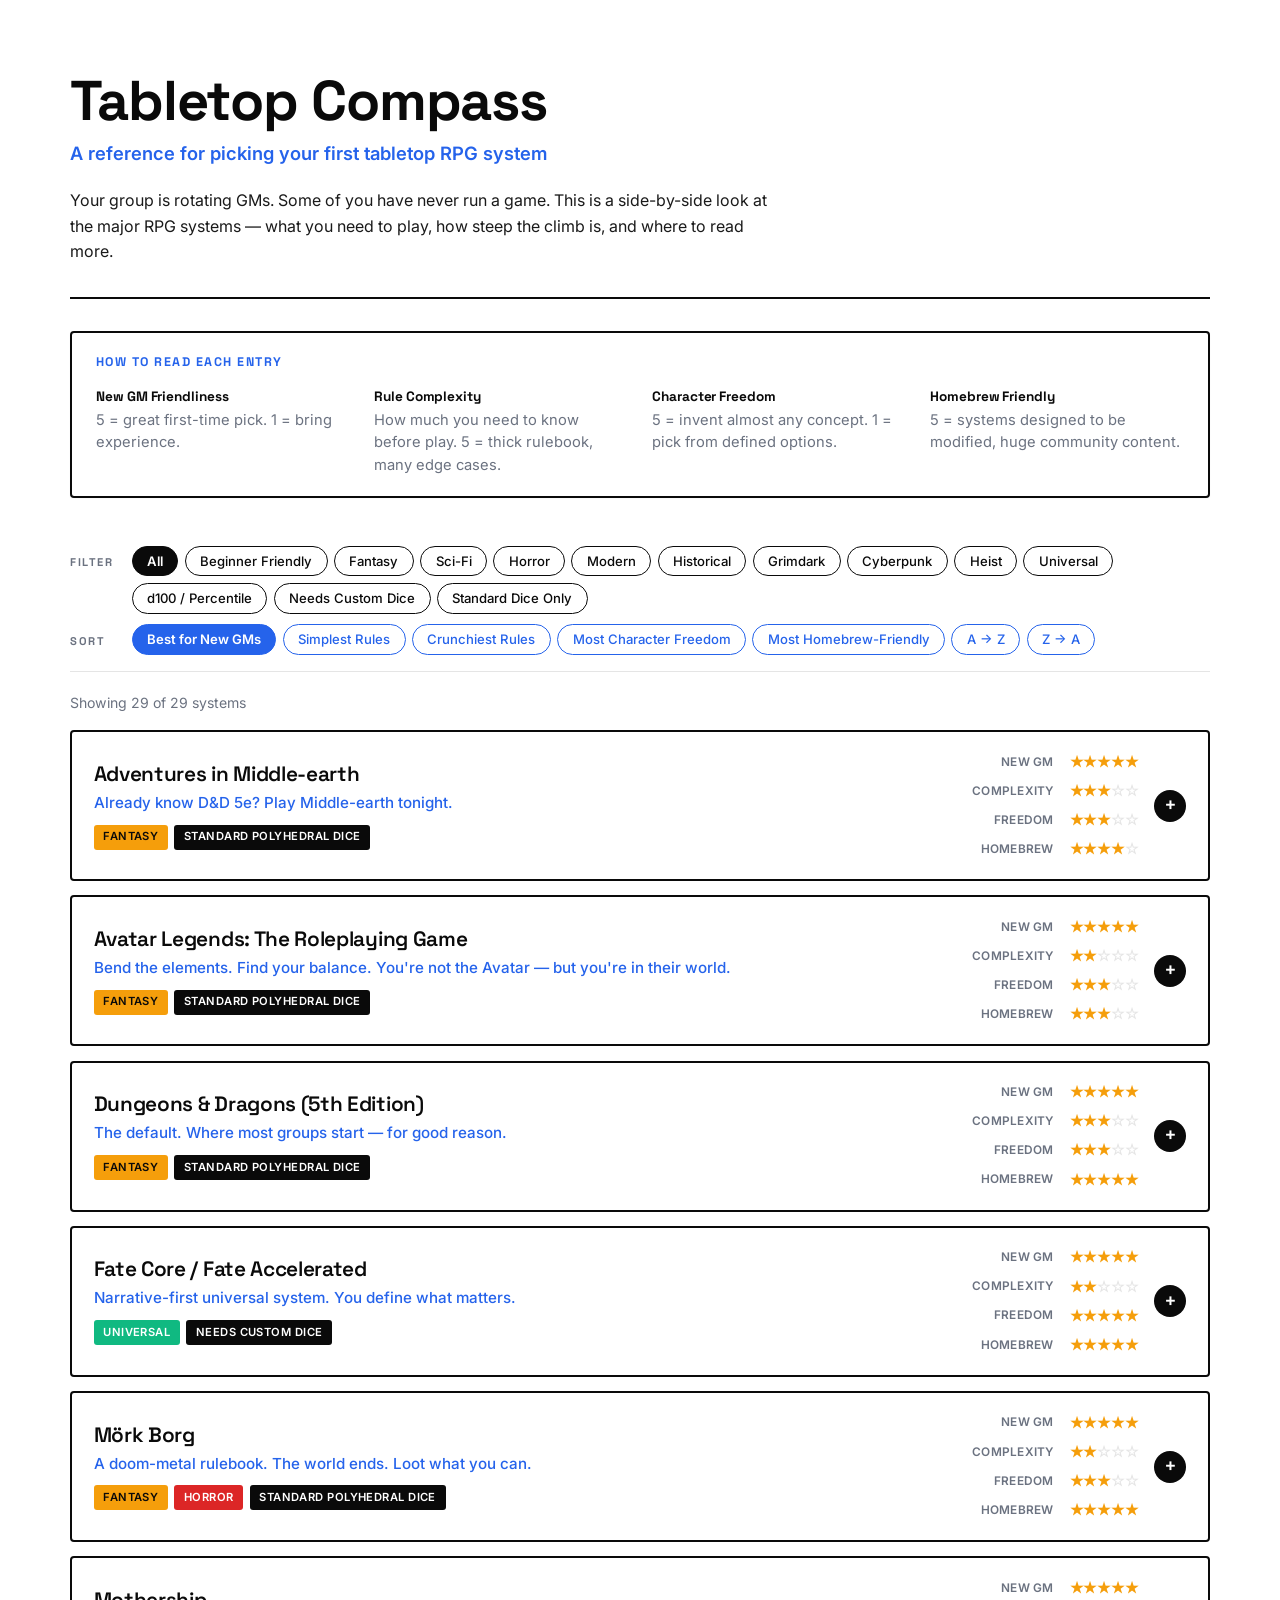
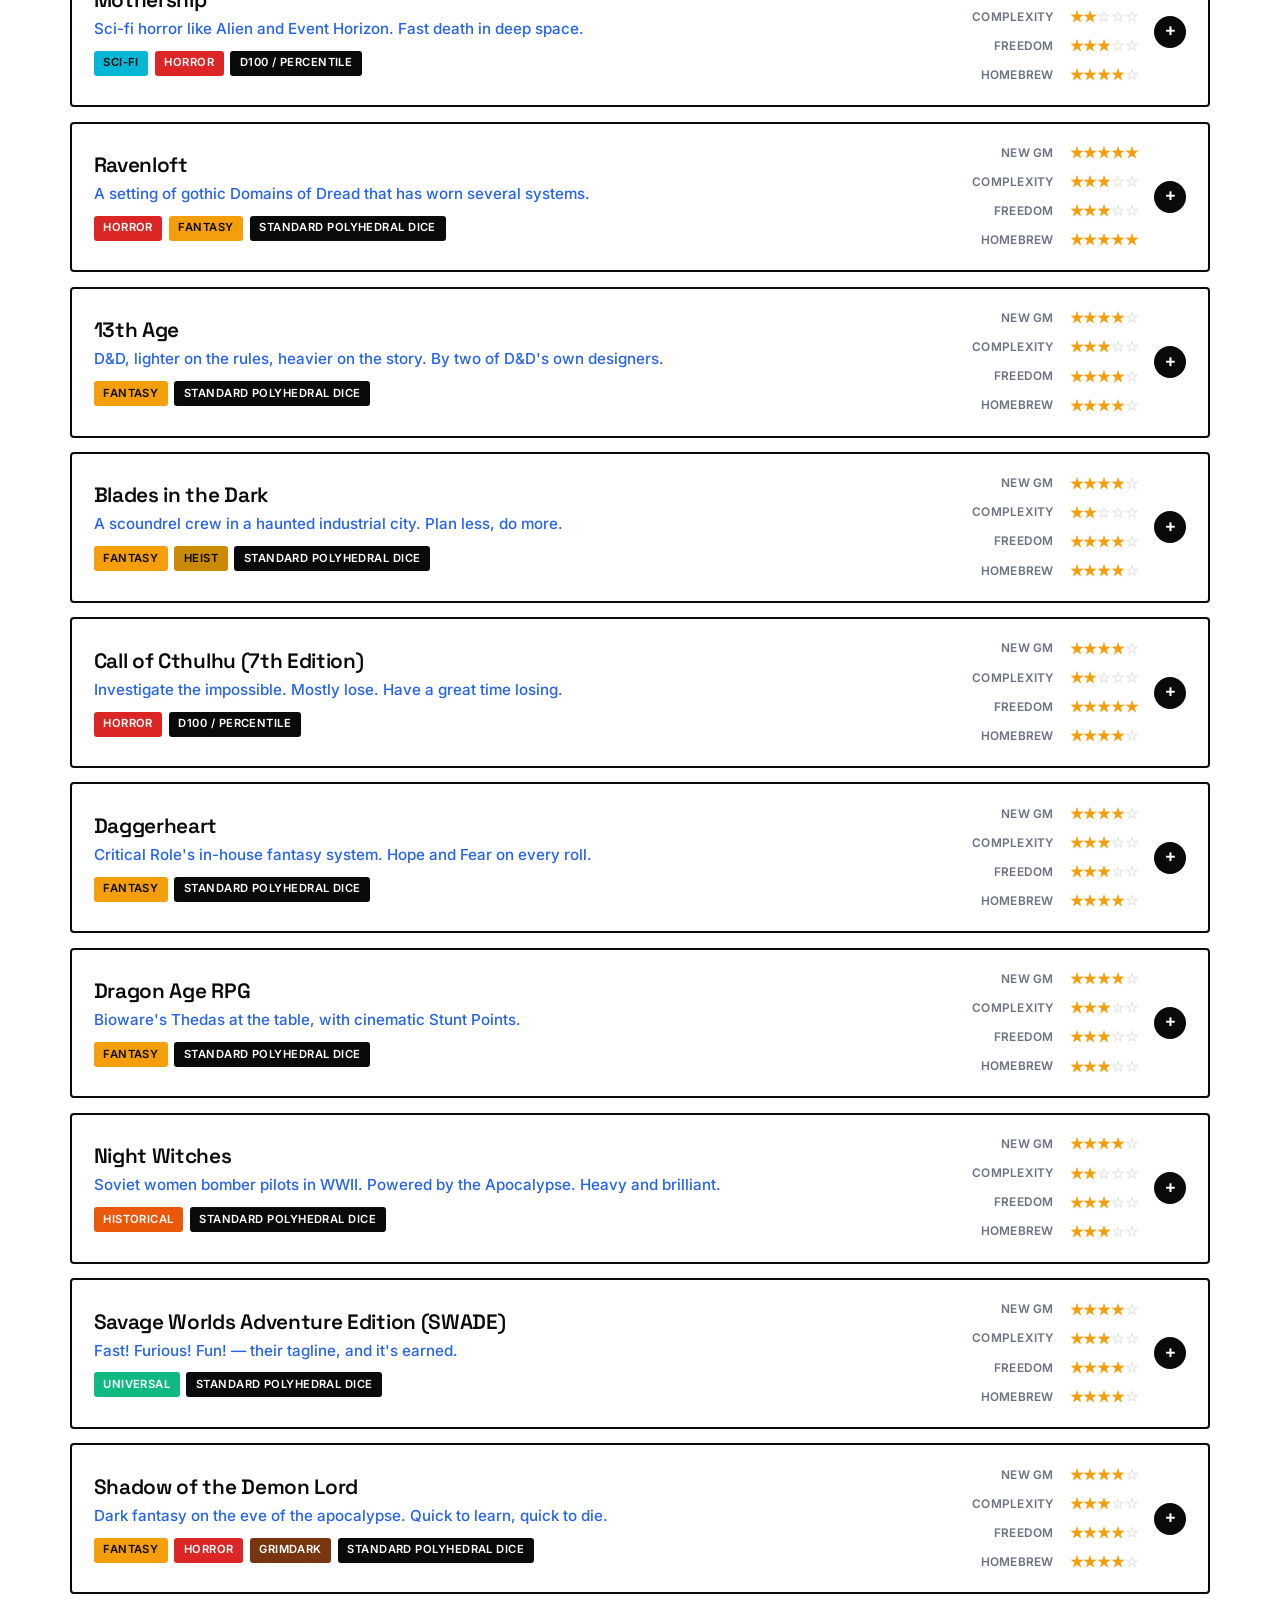
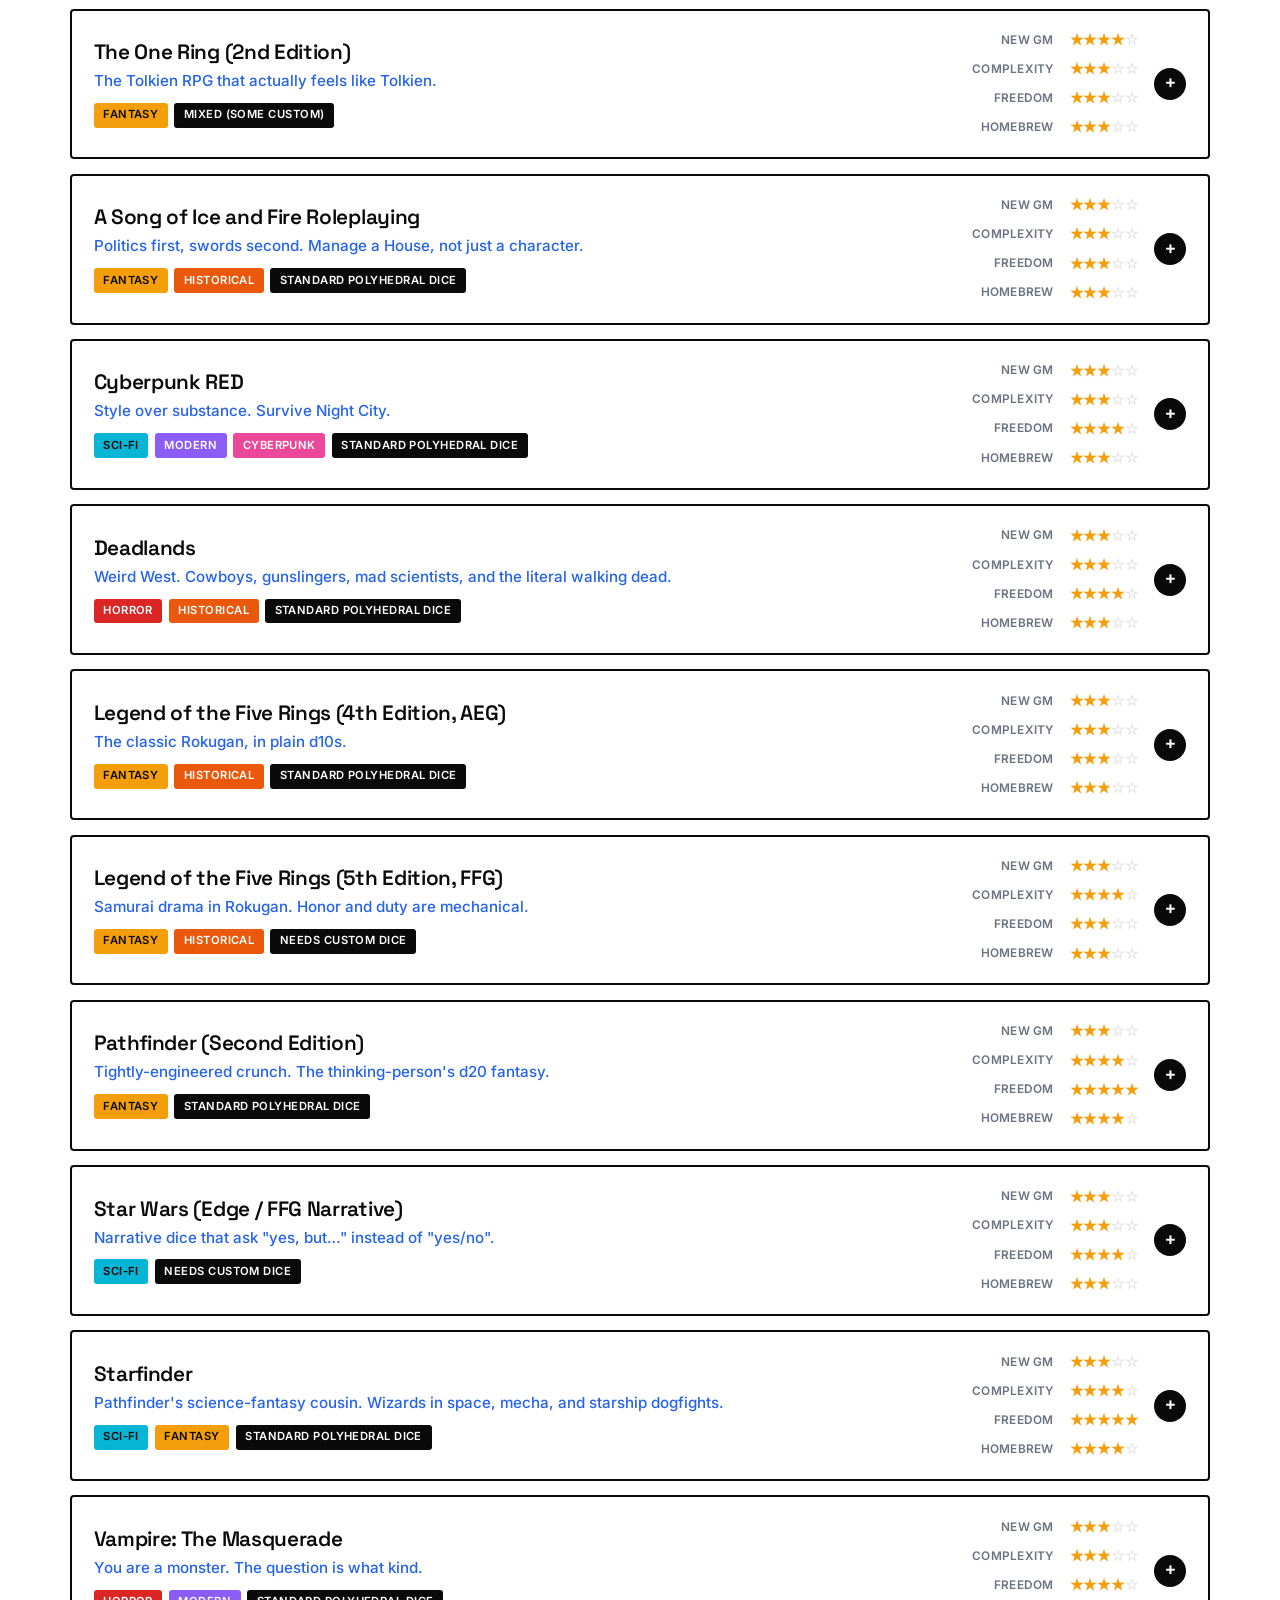
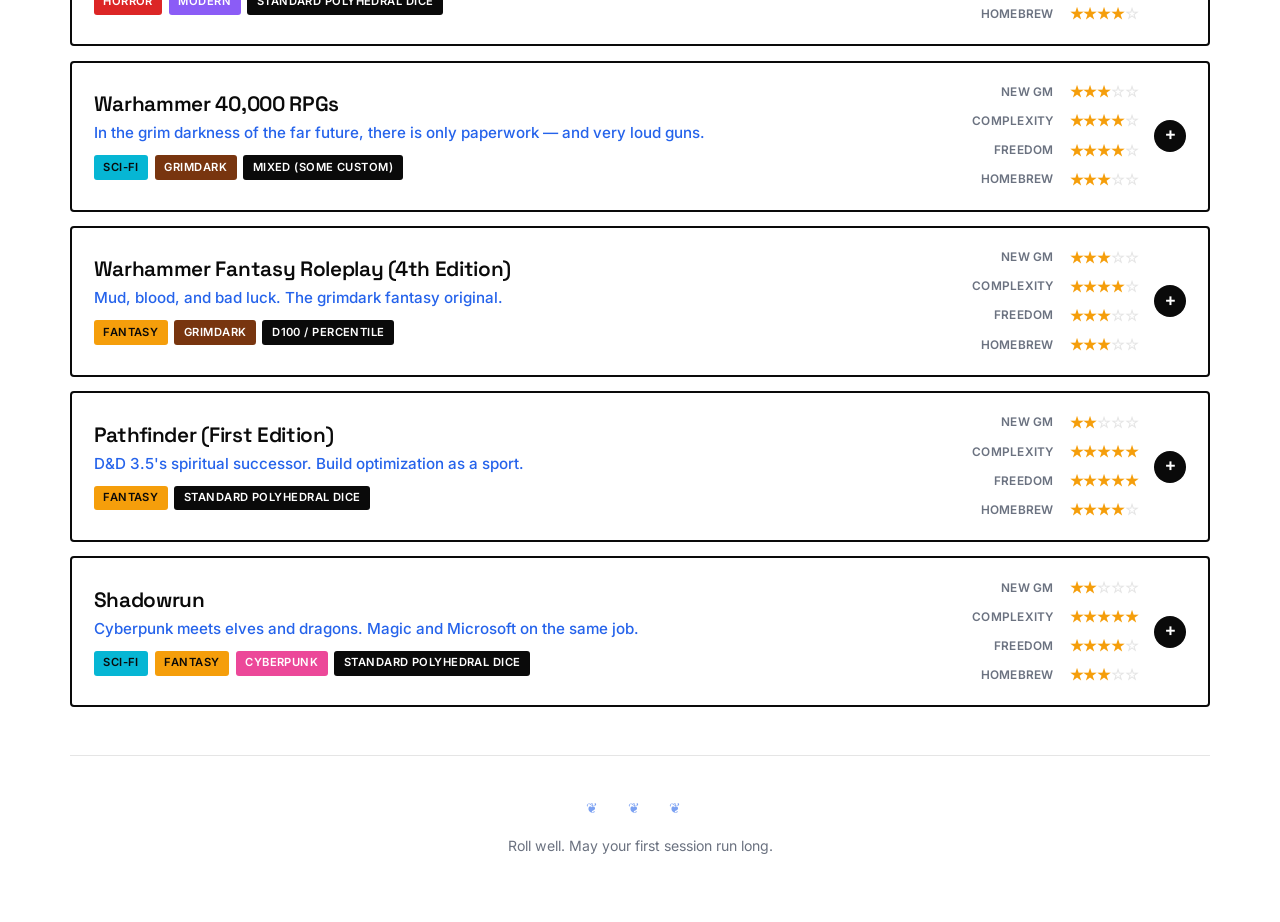
<file: tabletop-compass/index.html>
<!DOCTYPE html>
<html lang="en">
<head>
<meta charset="UTF-8">
<meta name="viewport" content="width=device-width, initial-scale=1.0">
<title>Tabletop Compass — A Guide to RPG Systems for New Players & GMs</title>
<link rel="preconnect" href="https://fonts.googleapis.com">
<link rel="preconnect" href="https://fonts.gstatic.com" crossorigin>
<link href="https://fonts.googleapis.com/css2?family=Inter:wght@400;500;600;700&family=Space+Grotesk:wght@500;600;700&family=JetBrains+Mono:wght@500&display=swap" rel="stylesheet">
<style>
  :root {
    --bg: #ffffff;
    --bg-soft: #fafafa;
    --ink: #0a0a0a;
    --ink-soft: #1a1a1a;
    --muted: #6b7280;
    --line: #0a0a0a;
    --line-soft: #e5e5e5;

    --c-fantasy: #f59e0b;
    --c-scifi: #06b6d4;
    --c-horror: #dc2626;
    --c-modern: #8b5cf6;
    --c-historical: #ea580c;
    --c-universal: #10b981;
    --c-grimdark: #78350f;
    --c-heist: #ca8a04;
    --c-cyberpunk: #ec4899;
    --c-accent: #2563eb;
    --c-good: #059669;
    --c-warn: #dc2626;
    --c-star: #f59e0b;

    --shadow-sm: 0 1px 2px rgba(0, 0, 0, 0.04);
    --shadow-lg: 0 8px 24px rgba(0, 0, 0, 0.08);
  }

  * { box-sizing: border-box; }

  html, body {
    margin: 0;
    padding: 0;
    background: var(--bg);
    color: var(--ink);
    font-family: 'Inter', -apple-system, BlinkMacSystemFont, 'Segoe UI', sans-serif;
    font-size: 16px;
    line-height: 1.6;
    -webkit-font-smoothing: antialiased;
    -moz-osx-font-smoothing: grayscale;
  }

  body { min-height: 100vh; }

  .wrap {
    max-width: 1180px;
    margin: 0 auto;
    padding: 2rem 1.25rem 4rem;
  }

  header.hero {
    padding: 2.5rem 0 2rem;
    margin-bottom: 2rem;
    border-bottom: 2px solid var(--ink);
  }

  header.hero h1 {
    font-family: 'Space Grotesk', sans-serif;
    font-size: clamp(2.25rem, 5.5vw, 3.5rem);
    font-weight: 700;
    margin: 0 0 0.5rem;
    letter-spacing: -0.02em;
    color: var(--ink);
    line-height: 1.05;
  }

  header.hero .subtitle {
    color: var(--c-accent);
    font-size: 1.15rem;
    margin: 0;
    max-width: 640px;
    font-weight: 600;
  }

  header.hero .lede {
    color: var(--ink-soft);
    margin: 1.25rem 0 0;
    max-width: 720px;
    font-size: 1rem;
  }

  /* Legend */
  .legend {
    background: var(--bg);
    border: 2px solid var(--ink);
    border-radius: 4px;
    padding: 1.25rem 1.5rem;
    margin-bottom: 2rem;
    box-shadow: var(--shadow-sm);
  }

  .legend h2 {
    font-family: 'Space Grotesk', sans-serif;
    font-size: 0.78rem;
    margin: 0 0 0.85rem;
    color: var(--c-accent);
    letter-spacing: 0.12em;
    text-transform: uppercase;
    font-weight: 700;
  }

  .legend-grid {
    display: grid;
    grid-template-columns: repeat(auto-fit, minmax(220px, 1fr));
    gap: 0.85rem 1.5rem;
  }

  .legend-item {
    font-size: 0.92rem;
    color: var(--muted);
    line-height: 1.5;
  }

  .legend-item strong {
    color: var(--ink);
    display: block;
    font-weight: 700;
    font-family: 'Space Grotesk', sans-serif;
    font-size: 0.85rem;
    letter-spacing: -0.005em;
    margin-bottom: 0.15rem;
  }

  /* Controls */
  .controls {
    display: flex;
    flex-direction: column;
    gap: 0.65rem;
    margin-bottom: 1.25rem;
    padding: 1rem 0;
    border-bottom: 1px solid var(--line-soft);
    position: sticky;
    top: 0;
    background: var(--bg);
    z-index: 10;
  }

  .control-row {
    display: flex;
    align-items: flex-start;
    gap: 0.85rem;
    flex-wrap: nowrap;
  }

  .control-label {
    font-family: 'Space Grotesk', sans-serif;
    font-size: 0.7rem;
    letter-spacing: 0.14em;
    text-transform: uppercase;
    color: var(--muted);
    font-weight: 700;
    padding-top: 0.55rem;
    min-width: 48px;
    flex-shrink: 0;
  }

  .filter-group {
    display: flex;
    flex-wrap: wrap;
    gap: 0.4rem;
    flex: 1;
  }

  .chip {
    background: var(--bg);
    border: 1.5px solid var(--ink);
    color: var(--ink);
    padding: 0.4rem 0.9rem;
    border-radius: 999px;
    font-family: 'Inter', sans-serif;
    font-size: 0.82rem;
    font-weight: 500;
    letter-spacing: 0;
    cursor: pointer;
    transition: all 0.12s ease;
  }

  .chip:hover {
    background: var(--ink);
    color: var(--bg);
  }

  .chip.active {
    background: var(--ink);
    color: var(--bg);
    font-weight: 600;
  }

  /* Sort chips use accent color when active so they read as a different axis from filters */
  .chip.sort-chip {
    border-color: var(--c-accent);
    color: var(--c-accent);
  }

  .chip.sort-chip:hover {
    background: var(--c-accent);
    color: #fff;
  }

  .chip.sort-chip.active {
    background: var(--c-accent);
    color: #fff;
    border-color: var(--c-accent);
  }

  @media (max-width: 680px) {
    .control-row { flex-wrap: wrap; }
    .control-label { padding-top: 0; }
  }

  .results-count {
    color: var(--muted);
    font-size: 0.88rem;
    margin-bottom: 1rem;
  }

  /* Cards */
  #systemList {
    display: grid;
    gap: 0.9rem;
  }

  .card {
    background: var(--bg);
    border: 2px solid var(--ink);
    border-radius: 4px;
    overflow: hidden;
    transition: box-shadow 0.18s ease, transform 0.18s ease;
  }

  .card:hover {
    box-shadow: var(--shadow-lg);
  }

  .card.open {
    box-shadow: var(--shadow-lg);
  }

  .card-head {
    display: grid;
    grid-template-columns: 1fr auto auto;
    gap: 1rem;
    align-items: center;
    padding: 1.1rem 1.35rem;
    cursor: pointer;
    user-select: none;
  }

  .card-title { min-width: 0; }

  .card-title h2 {
    font-family: 'Space Grotesk', sans-serif;
    font-size: 1.3rem;
    margin: 0 0 0.25rem;
    color: var(--ink);
    letter-spacing: -0.015em;
    font-weight: 600;
    line-height: 1.2;
  }

  .card-title .tagline {
    color: var(--c-accent);
    font-size: 0.95rem;
    margin: 0;
    font-weight: 500;
  }

  .card-meta {
    display: flex;
    gap: 0.4rem;
    flex-wrap: wrap;
    margin-top: 0.6rem;
  }

  .badge {
    font-family: 'Inter', sans-serif;
    font-size: 0.7rem;
    letter-spacing: 0.04em;
    text-transform: uppercase;
    padding: 0.22rem 0.6rem;
    border-radius: 3px;
    background: var(--ink);
    color: var(--bg);
    font-weight: 600;
  }

  .badge.fantasy     { background: var(--c-fantasy); color: var(--ink); }
  .badge.scifi       { background: var(--c-scifi); color: var(--ink); }
  .badge.horror      { background: var(--c-horror); color: #fff; }
  .badge.modern      { background: var(--c-modern); color: #fff; }
  .badge.historical  { background: var(--c-historical); color: #fff; }
  .badge.universal   { background: var(--c-universal); color: #fff; }
  .badge.grimdark    { background: var(--c-grimdark); color: #fff; }
  .badge.heist       { background: var(--c-heist); color: var(--ink); }
  .badge.cyberpunk   { background: var(--c-cyberpunk); color: #fff; }

  .ratings-compact {
    display: grid;
    grid-template-columns: repeat(2, auto);
    gap: 0.3rem 1rem;
    font-size: 0.74rem;
    color: var(--muted);
    font-family: 'Inter', sans-serif;
    font-weight: 600;
    letter-spacing: 0.02em;
    text-transform: uppercase;
    align-items: center;
  }

  .rating-row { display: contents; }

  .rating-row .lbl {
    text-align: right;
    white-space: nowrap;
  }

  .stars {
    color: var(--c-star);
    letter-spacing: 0.05em;
    font-size: 0.95rem;
    font-family: 'JetBrains Mono', monospace;
  }

  .stars .off { color: var(--line-soft); }

  .expand-icon {
    width: 32px;
    height: 32px;
    display: flex;
    align-items: center;
    justify-content: center;
    color: var(--bg);
    background: var(--ink);
    font-size: 1.3rem;
    font-family: 'Space Grotesk', sans-serif;
    font-weight: 500;
    transition: transform 0.2s ease;
    border-radius: 50%;
  }

  .card.open .expand-icon {
    transform: rotate(45deg);
  }

  .card-body {
    display: none;
    padding: 0 1.35rem 1.5rem;
    border-top: 1px solid var(--line-soft);
  }

  .card.open .card-body { display: block; }

  .card-body > * + * { margin-top: 1.1rem; }

  .card-body .desc {
    font-size: 1rem;
    line-height: 1.65;
    margin-top: 1.25rem;
    color: var(--ink-soft);
  }

  .card-body h3 {
    font-family: 'Space Grotesk', sans-serif;
    font-size: 0.72rem;
    letter-spacing: 0.12em;
    text-transform: uppercase;
    color: var(--c-accent);
    font-weight: 700;
    margin: 0 0 0.5rem;
    padding-bottom: 0.3rem;
    border-bottom: 1px solid var(--line-soft);
  }

  .specs {
    display: grid;
    grid-template-columns: max-content 1fr;
    gap: 0.5rem 1.25rem;
    margin: 0;
    font-size: 0.94rem;
  }

  .specs dt {
    font-family: 'Inter', sans-serif;
    font-size: 0.72rem;
    letter-spacing: 0.04em;
    text-transform: uppercase;
    color: var(--muted);
    font-weight: 600;
    padding-top: 0.2rem;
  }

  .specs dd {
    margin: 0;
    color: var(--ink-soft);
  }

  .two-col {
    display: grid;
    grid-template-columns: 1fr 1fr;
    gap: 1rem;
  }

  @media (max-width: 680px) {
    .two-col { grid-template-columns: 1fr; }
    .card-head {
      grid-template-columns: 1fr auto;
    }
    .ratings-compact {
      grid-column: 1 / -1;
      margin-top: 0.5rem;
      grid-template-columns: repeat(2, 1fr);
    }
  }

  .pill-list {
    list-style: none;
    padding: 0;
    margin: 0;
    display: grid;
    gap: 0.4rem;
  }

  .pill-list li {
    background: var(--bg-soft);
    border: 1px solid var(--line-soft);
    border-radius: 4px;
    padding: 0.6rem 0.85rem;
    font-size: 0.93rem;
    color: var(--ink-soft);
  }

  .pill-list li a {
    color: var(--c-accent);
    text-decoration: none;
    font-weight: 600;
  }

  .pill-list li a:hover {
    text-decoration: underline;
  }

  .pill-list li .note {
    color: var(--muted);
    font-size: 0.88rem;
  }

  .pill-list li.no-link { color: var(--ink); }

  .callout {
    padding: 0.85rem 1rem;
    border-radius: 4px;
    background: var(--bg-soft);
    border: 1px solid var(--line-soft);
    border-left: 4px solid var(--c-accent);
    font-size: 0.95rem;
    color: var(--ink-soft);
  }

  .callout.warn { border-left-color: var(--c-warn); }
  .callout.good { border-left-color: var(--c-good); }

  .callout-label {
    font-family: 'Space Grotesk', sans-serif;
    font-size: 0.7rem;
    letter-spacing: 0.1em;
    text-transform: uppercase;
    color: var(--c-accent);
    font-weight: 700;
    margin-bottom: 0.3rem;
    display: block;
  }

  .callout.warn .callout-label { color: var(--c-warn); }
  .callout.good .callout-label { color: var(--c-good); }

  footer {
    text-align: center;
    color: var(--muted);
    font-size: 0.88rem;
    padding: 2.5rem 0 0;
    border-top: 1px solid var(--line-soft);
    margin-top: 3rem;
  }

  .empty-state {
    text-align: center;
    padding: 4rem 1rem;
    color: var(--muted);
    border: 1px dashed var(--line-soft);
    border-radius: 4px;
  }

  .ornament {
    text-align: center;
    color: var(--c-accent);
    font-size: 0.9rem;
    margin: 0 0 1rem;
    letter-spacing: 0.8rem;
    opacity: 0.6;
  }
</style>
</head>
<body>
<div class="wrap">

  <header class="hero">
    <h1>Tabletop Compass</h1>
    <p class="subtitle">A reference for picking your first tabletop RPG system</p>
    <p class="lede">Your group is rotating GMs. Some of you have never run a game. This is a side-by-side look at the major RPG systems &mdash; what you need to play, how steep the climb is, and where to read more.</p>
  </header>

  <section class="legend">
    <h2>How to read each entry</h2>
    <div class="legend-grid">
      <div class="legend-item">
        <strong>New GM Friendliness</strong>
        5 = great first-time pick. 1 = bring experience.
      </div>
      <div class="legend-item">
        <strong>Rule Complexity</strong>
        How much you need to know before play. 5 = thick rulebook, many edge cases.
      </div>
      <div class="legend-item">
        <strong>Character Freedom</strong>
        5 = invent almost any concept. 1 = pick from defined options.
      </div>
      <div class="legend-item">
        <strong>Homebrew Friendly</strong>
        5 = systems designed to be modified, huge community content.
      </div>
    </div>
  </section>

  <div class="controls">
    <div class="control-row">
      <span class="control-label">Filter</span>
      <div class="filter-group" id="filterGroup">
        <button class="chip active" data-filter="all">All</button>
        <button class="chip" data-filter="beginner">Beginner Friendly</button>
        <button class="chip" data-filter="fantasy">Fantasy</button>
        <button class="chip" data-filter="scifi">Sci-Fi</button>
        <button class="chip" data-filter="horror">Horror</button>
        <button class="chip" data-filter="modern">Modern</button>
        <button class="chip" data-filter="historical">Historical</button>
        <button class="chip" data-filter="grimdark">Grimdark</button>
        <button class="chip" data-filter="cyberpunk">Cyberpunk</button>
        <button class="chip" data-filter="heist">Heist</button>
        <button class="chip" data-filter="universal">Universal</button>
        <button class="chip" data-filter="d100">d100 / Percentile</button>
        <button class="chip" data-filter="custom-dice">Needs Custom Dice</button>
        <button class="chip" data-filter="standard-dice">Standard Dice Only</button>
      </div>
    </div>
    <div class="control-row">
      <span class="control-label">Sort</span>
      <div class="filter-group" id="sortGroup">
        <button class="chip sort-chip active" data-sort="newcomer">Best for New GMs</button>
        <button class="chip sort-chip" data-sort="complexity-asc">Simplest Rules</button>
        <button class="chip sort-chip" data-sort="complexity-desc">Crunchiest Rules</button>
        <button class="chip sort-chip" data-sort="freedom">Most Character Freedom</button>
        <button class="chip sort-chip" data-sort="homebrew">Most Homebrew-Friendly</button>
        <button class="chip sort-chip" data-sort="name">A &rarr; Z</button>
        <button class="chip sort-chip" data-sort="name-desc">Z &rarr; A</button>
      </div>
    </div>
  </div>

  <div class="results-count" id="resultsCount"></div>

  <main id="systemList"></main>

  <footer>
    <div class="ornament">&#10086; &#10086; &#10086;</div>
    Roll well. May your first session run long.
  </footer>
</div>

<script>
const systems = [
  {
    id: 'dnd5e',
    name: "Dungeons & Dragons (5th Edition)",
    versions: '5e (2014) and the 2024 revision (sometimes called "One D&D")',
    genres: ['fantasy'],
    diceCategory: 'standard',
    publisher: 'Wizards of the Coast',
    tagline: 'The default. Where most groups start &mdash; for good reason.',
    description: "The most-played RPG in the world. A heroic fantasy game built on a clean d20 core: roll d20, add a modifier, beat a target number. The 2024 revision is broadly back-compatible with 2014 5e &mdash; you can mix tables and most published adventures still apply.",
    newcomer: 5,
    complexity: 3,
    charFreedom: 3,
    homebrew: 5,
    dice: 'One full polyhedral set per player (d4, d6, d8, d10, d12, d20, plus a percentile d10).',
    materials: "Player's Handbook is the only book you really need. Battle maps and miniatures are common but not required &mdash; theatre of the mind works fine.",
    charCreation: 'Pick a species, class, and background. Your options come from books, but inside each class there\'s meaningful customization. Less freeform than horror games, more freeform than career-based systems like WFRP.',
    bestFor: 'First-time GMs and players. The published starter sets ("Lost Mine of Phandelver", "Dragons of Stormwreck Isle", "Heroes of the Borderlands") are designed to teach you the game as you play.',
    watchOut: 'Encounter balance gets wobbly above level ~11. Combat can dominate sessions if you let it. Lots of "actual play" examples online set expectations that may not match your table.',
    resources: [
      { name: 'D&D Beyond', url: 'https://www.dndbeyond.com', note: 'Official digital toolset, character builder, and rules reference' },
      { name: 'Roll20', url: 'https://roll20.net', note: 'Free virtual tabletop with built-in 5e support' },
      { name: 'Foundry VTT', url: 'https://foundryvtt.com', note: 'Premium VTT, one-time purchase, very moddable' },
      { name: 'DnD Beyond Free Basic Rules', url: 'https://www.dndbeyond.com/sources/dnd/free-rules', note: 'Official free rules sufficient to play' }
    ]
  },
  {
    id: 'pf2e',
    name: 'Pathfinder (Second Edition)',
    versions: 'Released 2019. The "Remaster" (2023) refines and renames a few elements for licensing reasons.',
    genres: ['fantasy'],
    diceCategory: 'standard',
    publisher: 'Paizo',
    tagline: 'Tightly-engineered crunch. The thinking-person\'s d20 fantasy.',
    description: "Paizo's modern flagship. A three-action combat system gives every turn unusual flexibility (move-move-strike, or strike-strike-strike, or cast-move-raise-shield). Math is famously tight and balanced, with degrees of success on every roll.",
    newcomer: 3,
    complexity: 4,
    charFreedom: 5,
    homebrew: 4,
    dice: 'Standard polyhedral set.',
    materials: 'Player Core (recently replaces the original Core Rulebook). All official rules are also free online.',
    charCreation: 'Ancestry + heritage + background + class, then a steady drip of feats every other level. Builds are deep and meaningful but constrained &mdash; there\'s no "invent your own thing", but there are many things to pick from.',
    bestFor: 'Groups who liked D&D but want more tactical combat, fairer math at high levels, and richer build choices. Also good for GMs who want pre-built encounter math they can trust.',
    watchOut: 'Information density is higher than 5e. Players who don\'t read their feats slow down combat. Plan to spend a session on character creation.',
    resources: [
      { name: 'Archives of Nethys (PF2e)', url: 'https://2e.aonprd.com', note: 'Official free SRD &mdash; full rules online' },
      { name: 'Pathbuilder 2e', url: 'https://pathbuilder2e.com', note: 'Excellent free character builder' },
      { name: 'Foundry VTT', url: 'https://foundryvtt.com', note: 'PF2e module is widely considered best-in-class' }
    ]
  },
  {
    id: 'pf1e',
    name: 'Pathfinder (First Edition)',
    versions: 'Released 2009. Still actively played; out of print but PDFs available.',
    genres: ['fantasy'],
    diceCategory: 'standard',
    publisher: 'Paizo',
    tagline: 'D&D 3.5\'s spiritual successor. Build optimization as a sport.',
    description: 'Began as an evolution of D&D 3.5 when 4th Edition split the audience. Famously rules-dense with hundreds of feats, archetypes, prestige classes, and stackable modifiers. Combat is deadly with lots of conditional bonuses.',
    newcomer: 2,
    complexity: 5,
    charFreedom: 5,
    homebrew: 4,
    dice: 'Standard polyhedral set.',
    materials: 'Core Rulebook plus ~10 years of supplements. Almost everything is on Archives of Nethys for free.',
    charCreation: 'Pick race, class, archetype, traits, feats, skill ranks &mdash; many small decisions. Optimization can produce wildly different power levels.',
    bestFor: 'Long-running campaigns where players love mechanical depth. Also great if you have a 3.5 D&D background.',
    watchOut: 'A new GM running PF1e for new players will struggle. Choose 2e or 5e first if anyone at the table is new.',
    resources: [
      { name: 'Archives of Nethys (PF1e)', url: 'https://aonprd.com', note: 'Official free SRD' },
      { name: 'Paizo', url: 'https://paizo.com', note: 'Publisher, PDF store' }
    ]
  },
  {
    id: 'coc',
    name: 'Call of Cthulhu (7th Edition)',
    versions: '7e current. Mechanics largely unchanged across decades &mdash; you can run 6e adventures with 7e rules with minimal effort.',
    genres: ['horror'],
    diceCategory: 'd100',
    publisher: 'Chaosium',
    tagline: 'Investigate the impossible. Mostly lose. Have a great time losing.',
    description: 'The benchmark horror RPG. Players are ordinary humans &mdash; professors, journalists, antiquarians &mdash; investigating cosmic horrors usually set in 1920s America (but anywhere works). The Sanity mechanic erodes characters even when they survive.',
    newcomer: 4,
    complexity: 2,
    charFreedom: 5,
    homebrew: 4,
    dice: 'd100 (two d10s read as tens and ones). That\'s really it. A d6 or two for damage.',
    materials: 'The Keeper Rulebook, but the Quick-Start Rules are free and sufficient for a first one-shot.',
    charCreation: 'Pick an occupation (or invent one), assign points to skills. Almost any human concept works. Characters die or break easily, so groups often have a stable of investigators.',
    bestFor: 'One-shots, horror fans, GMs who prefer mystery and atmosphere over combat. Excellent for players coming from games where combat dominates.',
    watchOut: 'Themes get heavy. Talk to your players about what kinds of horror are off the table. The "X-card" or "Lines & Veils" tools exist for a reason &mdash; use them.',
    resources: [
      { name: 'Chaosium', url: 'https://www.chaosium.com', note: 'Publisher; the free Quick-Start PDF is here' },
      { name: 'The Masks of Nyarlathotep', url: 'https://www.chaosium.com', note: 'Legendary campaign, often cited as one of the best ever written' },
      { name: 'DriveThruRPG', url: 'https://www.drivethrurpg.com', note: 'Vast library of CoC adventures, many free' }
    ]
  },
  {
    id: 'sifrp',
    name: 'A Song of Ice and Fire Roleplaying',
    versions: "Often abbreviated SIFRP. Green Ronin's adaptation of George R.R. Martin's novels (predates the TV series).",
    genres: ['fantasy', 'historical'],
    diceCategory: 'standard',
    publisher: 'Green Ronin',
    tagline: 'Politics first, swords second. Manage a House, not just a character.',
    description: 'A low-magic, intrigue-driven game set in Westeros. Combat is deadly. The system\'s standout feature is the House-building mini-game &mdash; players collectively design their noble House (resources, lands, military, history) which becomes the campaign\'s backbone.',
    newcomer: 3,
    complexity: 3,
    charFreedom: 3,
    homebrew: 3,
    dice: 'd6 pool. Roll several d6, sum the highest "tested" dice against a difficulty.',
    materials: "SIFRP Core Rulebook. The game's out of print but PDFs are available.",
    charCreation: 'Build the House first as a group, then individual characters tied to that House. Heavy on background and relationships.',
    bestFor: 'Groups who want politics, scheming, and slow-burn campaigns. Especially good if your players liked the novels/show for the intrigue, not the battles.',
    watchOut: 'If your group expects D&D-style adventuring, the House mechanics and political pace can feel slow. Sell the intrigue tone upfront.',
    resources: [
      { name: 'Green Ronin', url: 'https://greenronin.com', note: 'Publisher; SIFRP product page' },
      { name: 'DriveThruRPG', url: 'https://www.drivethrurpg.com', note: 'PDF availability' }
    ]
  },
  {
    id: 'wfrp4',
    name: 'Warhammer Fantasy Roleplay (4th Edition)',
    versions: '4e (Cubicle 7, 2018) is current. 2e (Black Industries, mid-2000s) is also widely played and often cited as a favourite. 1e is a cult classic.',
    genres: ['fantasy', 'grimdark'],
    diceCategory: 'd100',
    publisher: 'Cubicle 7',
    tagline: 'Mud, blood, and bad luck. The grimdark fantasy original.',
    description: "Set in the Old World &mdash; a grim, low-magic Renaissance Europe full of plague, corruption, and Chaos cults. Your starting character is probably a rat-catcher, a peasant, or a road warden. Combat is fast and lethal; criticals can lop limbs off.",
    newcomer: 3,
    complexity: 4,
    charFreedom: 3,
    homebrew: 3,
    dice: 'd100 / percentile, plus some d10s for damage.',
    materials: 'WFRP 4e Core Rulebook. The Starter Set ("Ubersreik Adventures") is a fantastic on-ramp.',
    charCreation: 'Random species roll (or pick if you prefer), then a random career roll from a famous table that might give you "Witch Hunter" or "Rat Catcher". The randomness is half the charm, but tables can opt to choose. Careers form trees you advance through over a campaign.',
    bestFor: 'Groups tired of high fantasy heroics. Doomed peasants stumbling into world-ending plots. Excellent published adventures, especially "The Enemy Within" campaign.',
    watchOut: 'Criticals and Fate Points create a brutal but cinematic feel &mdash; characters die. New players need to accept they\'re not playing Superman.',
    resources: [
      { name: 'Cubicle 7', url: 'https://cubicle7games.com', note: 'Current publisher' },
      { name: 'The Enemy Within', url: 'https://cubicle7games.com', note: 'Legendary 6-part campaign, fully updated for 4e' }
    ]
  },
  {
    id: '40krpg',
    name: 'Warhammer 40,000 RPGs',
    versions: 'Wrath & Glory (Cubicle 7, current). Older FFG line: Dark Heresy, Rogue Trader, Deathwatch, Black Crusade, Only War (out of print, beloved).',
    genres: ['scifi', 'grimdark'],
    diceCategory: 'mixed',
    publisher: 'Cubicle 7 (current) / Fantasy Flight Games (legacy)',
    tagline: 'In the grim darkness of the far future, there is only paperwork &mdash; and very loud guns.',
    description: 'The 41st millennium. Wrath & Glory is the modern line and lets parties mix wildly different power levels &mdash; a Space Marine, an Imperial Guardsman, and an Ork can share the same campaign via Tier rules. The older FFG games each focused on a specific kind of party: Dark Heresy (Inquisition agents), Rogue Trader (free-trading nobility in unknown space), Deathwatch (Space Marines), Only War (Guardsmen), Black Crusade (Chaos).',
    newcomer: 3,
    complexity: 4,
    charFreedom: 4,
    homebrew: 3,
    dice: 'Wrath & Glory uses a d6 dice pool with "Wrath" dice. The older FFG games use d100 percentile.',
    materials: 'Wrath & Glory Core Rulebook. Pick which legacy game (Dark Heresy etc.) for the older line.',
    charCreation: 'In W&G, archetypes are tier-gated &mdash; you cannot start as a Space Marine in a low-tier game. Skills and Talents flesh out the rest. In FFG-era games, careers are more rigid but very flavourful.',
    bestFor: 'Warhammer 40k fans who want to live in the setting. Themes of duty, paranoia, faith, corruption, and survival.',
    watchOut: 'Setting knowledge helps players a lot &mdash; the Imperium\'s politics are not common-sense. W&G\'s tier system needs the GM to lock party power level early.',
    resources: [
      { name: 'Cubicle 7 &mdash; Wrath & Glory', url: 'https://cubicle7games.com', note: 'Current publisher' },
      { name: 'DriveThruRPG &mdash; FFG 40k line', url: 'https://www.drivethrurpg.com', note: 'Dark Heresy, Rogue Trader, etc. (digital only now)' }
    ]
  },
  {
    id: 'starwars-ffg',
    name: 'Star Wars (Edge / FFG Narrative)',
    versions: 'Three core lines: Edge of the Empire (scoundrels), Age of Rebellion (rebels), Force and Destiny (Force users). Same system, three corners of the galaxy. Originally FFG, now Edge Studio.',
    genres: ['scifi'],
    diceCategory: 'custom',
    publisher: 'Edge Studio (formerly Fantasy Flight Games)',
    tagline: 'Narrative dice that ask "yes, but&hellip;" instead of "yes/no".',
    description: 'Custom polyhedral dice are pooled and rolled together; symbols cancel and combine to produce nuanced results: success with complications, failure with side benefits, dramatic Triumphs and Despairs. This pushes combat and skill checks into storytelling rather than pass/fail. The three game lines fully cross-compatible.',
    newcomer: 3,
    complexity: 3,
    charFreedom: 4,
    homebrew: 3,
    dice: 'Custom symbol dice. Sold by Edge Studio. The official Star Wars Dice app or third-party dice rollers can substitute.',
    materials: 'One of the three Core Rulebooks. The Beginner Game boxed sets are excellent learning tools.',
    charCreation: 'Species + career + specialization. Career talent trees feel chunky and rewarding. Force users use Force Powers as trees too.',
    bestFor: 'Groups who want cinematic Star Wars where dice rolls drive story complications. Excellent for theatrical GMs.',
    watchOut: 'Reading the dice takes practice. Players who want a clean "did I succeed?" answer can find it frustrating early on. Other Star Wars RPGs exist (Saga Edition d20 from WotC, West End Games d6 from 1987) and have devotees, but both are out of print.',
    resources: [
      { name: 'Edge Studio', url: 'https://www.edge-studio.net', note: 'Current publisher' },
      { name: 'Beginner Game boxed sets', url: 'https://www.edge-studio.net', note: 'Best entry point &mdash; includes dice, pre-gens, a folding map' }
    ]
  },
  {
    id: 'one-ring',
    name: 'The One Ring (2nd Edition)',
    versions: '2e (Free League, 2021) is current. 1e (Cubicle 7) is the older version.',
    genres: ['fantasy'],
    diceCategory: 'mixed',
    publisher: 'Free League Publishing',
    tagline: 'The Tolkien RPG that actually feels like Tolkien.',
    description: 'Designed from the ground up for Middle-earth. The default era is between The Hobbit and The Lord of the Rings, but the rules support other periods. Adventures alternate between Adventuring Phases and Fellowship Phases, where heroes rest, train, and tend to their people. The Shadow mechanic punishes corruption; Hope sustains heroes.',
    newcomer: 4,
    complexity: 3,
    charFreedom: 3,
    homebrew: 3,
    dice: 'd6s (Success Dice) + a special d12 (the Feat Die). Available as custom dice or substitutable.',
    materials: 'Core Rulebook. The Starter Set is a great on-ramp with an adventure and pre-gens.',
    charCreation: 'Choose a Culture (Hobbit of the Shire, Dwarf of Durin\'s Folk, Bardings, etc.), Calling, and Skills. Backgrounds are baked into Cultures.',
    bestFor: 'Tolkien fans who feel D&D doesn\'t capture Middle-earth. Slower, more reflective play; combat is dangerous and not the focus.',
    watchOut: 'If your group wants to fight a Balrog every session, this isn\'t the system. The tone is melancholy and contemplative.',
    resources: [
      { name: 'Free League Publishing', url: 'https://freeleaguepublishing.com', note: 'Current publisher' }
    ]
  },
  {
    id: 'aime',
    name: 'Adventures in Middle-earth',
    versions: '5e D&D recompiled for Tolkien\'s world. Out of print following license changes (the license moved to Free League and became The One Ring 2e).',
    genres: ['fantasy'],
    diceCategory: 'standard',
    publisher: 'Cubicle 7 (out of print)',
    tagline: 'Already know D&D 5e? Play Middle-earth tonight.',
    description: 'A reskin and reframing of D&D 5e for the Tolkien setting. Classes are renamed (Wanderer, Warden, Slayer, etc.), magic is heavily de-emphasized, and Journeys and Audiences get full subsystems. If your group already plays 5e, this is the lowest-friction way to run a Middle-earth campaign.',
    newcomer: 5,
    complexity: 3,
    charFreedom: 3,
    homebrew: 4,
    dice: 'Standard polyhedral set (it\'s 5e under the hood).',
    materials: 'AiME Player\'s Guide and Loremaster\'s Guide. PDFs still circulate.',
    charCreation: 'D&D 5e creation but with Middle-earth-appropriate cultures and classes. No Tieflings, no Dragonborn, no fireball-as-default-spell.',
    bestFor: 'Groups already comfortable with 5e who want Middle-earth without learning a new system.',
    watchOut: 'Print copies are scarce and command collector prices. PDFs are easier. Consider The One Ring 2e if you want active support.',
    resources: [
      { name: 'DriveThruRPG', url: 'https://www.drivethrurpg.com', note: 'PDFs still available' }
    ]
  },
  {
    id: 'ravenloft',
    name: 'Ravenloft',
    versions: 'Currently a 5e setting via "Van Richten\'s Guide to Ravenloft" (2021). Historical: AD&D 2e boxed sets (1990s), 3e d20 "Ravenloft: Realm of Terror" (Sword & Sorcery, 2002).',
    genres: ['horror', 'fantasy'],
    diceCategory: 'standard',
    publisher: 'Wizards of the Coast',
    tagline: 'A setting of gothic Domains of Dread that has worn several systems.',
    description: 'Ravenloft is a setting, not really a standalone system &mdash; the Domains of Dread are pocket worlds each ruled by a cursed Darklord (Strahd being the most famous). Currently presented as a 5e supplement. Older boxed sets carry the AD&D version and are sought after for their atmosphere.',
    newcomer: 5,
    complexity: 3,
    charFreedom: 3,
    homebrew: 5,
    dice: 'Whatever your underlying system uses &mdash; standard polyhedral for 5e.',
    materials: 'Van Richten\'s Guide to Ravenloft for 5e. Curse of Strahd is the must-run published adventure.',
    charCreation: '5e rules apply. New Lineages, Dark Gifts, and Dread Backgrounds offer setting-flavoured options.',
    bestFor: 'A 5e GM ready to run a horror campaign without learning a new system. "Curse of Strahd" is widely considered one of the best published adventures of any edition.',
    watchOut: 'It\'s still D&D 5e &mdash; tonal horror comes from your table, not the rules. A horror system like Call of Cthulhu does horror more mechanically. Communicate tone with players.',
    resources: [
      { name: "D&D Beyond &mdash; Van Richten's Guide", url: 'https://www.dndbeyond.com', note: 'Digital version of the 5e Ravenloft book' },
      { name: 'Curse of Strahd', url: 'https://www.dndbeyond.com', note: 'The classic published Ravenloft adventure for 5e' }
    ]
  },
  {
    id: 'dragonage',
    name: 'Dragon Age RPG',
    versions: 'Adventure Game Engine (AGE) system. Originally three boxed sets, later collected.',
    genres: ['fantasy'],
    diceCategory: 'standard',
    publisher: 'Green Ronin',
    tagline: 'Bioware\'s Thedas at the table, with cinematic Stunt Points.',
    description: 'Tied to the Dragon Age video game series. The signature mechanic is Stunts: whenever you roll doubles on your dice in a successful action, you spend the Dragon Die value as Stunt Points to trigger flashy effects (knock down, disarm, dual strike, dramatic spell flourishes). Encourages cinematic combat without slowing it down.',
    newcomer: 4,
    complexity: 3,
    charFreedom: 3,
    homebrew: 3,
    dice: '3d6, one of which is a distinctively-colored "Dragon Die" (any d6 works, just mark it).',
    materials: "Dragon Age RPG (collected core) or the AGE Core Rulebook. Green Ronin's Fantasy AGE is the system-agnostic version.",
    charCreation: 'Class (Warrior, Mage, Rogue), background, focuses. Familiar bones if you\'ve played the games.',
    bestFor: 'Dragon Age video game fans, and anyone wanting a lighter d6-based fantasy with built-in cinematic moves.',
    watchOut: 'Smaller community than D&D/Pathfinder &mdash; fewer published adventures and third-party content.',
    resources: [
      { name: 'Green Ronin', url: 'https://greenronin.com', note: 'Publisher; Dragon Age and Fantasy AGE' }
    ]
  },
  {
    id: 'vtm',
    name: 'Vampire: The Masquerade',
    versions: 'V5 (5th Edition, Renegade Game Studios, current). V20 (20th Anniversary Edition) is the "classic feel" version still in print. Older editions (Revised, 2nd, 1st) have devoted followings.',
    genres: ['horror', 'modern'],
    diceCategory: 'standard',
    publisher: 'Renegade Game Studios (V5), originally White Wolf',
    tagline: 'You are a monster. The question is what kind.',
    description: 'Personal horror. You play a vampire trying to keep your humanity intact while navigating ancient blood politics in modern cities. The Hunger mechanic in V5 quite literally puts a die on the table that increases your risk of doing something monstrous.',
    newcomer: 3,
    complexity: 3,
    charFreedom: 4,
    homebrew: 4,
    dice: 'd10 pool. V5 introduces "Hunger Dice" &mdash; some of your dice are special and can drive you to feed.',
    materials: 'V5 Corebook (or V20 if you prefer the older feel).',
    charCreation: 'Clan (Brujah, Tremere, Toreador, Nosferatu, etc.) defines your supernatural Disciplines and inclinations. Predator Type defines how you hunt. Backgrounds and Touchstones anchor your humanity.',
    bestFor: 'Groups interested in character drama, urban gothic, and morally compromised protagonists. Less about combat, more about who you betray.',
    watchOut: 'Themes get dark: addiction, abuse, violence, and morally indefensible acts. Session-zero safety tools are essential. V5 has been controversial within the fanbase &mdash; some prefer V20 or older editions.',
    resources: [
      { name: 'World of Darkness (V5)', url: 'https://www.worldofdarkness.com', note: 'Official setting and product hub' },
      { name: 'Renegade Game Studios', url: 'https://renegadegamestudios.com', note: 'Current V5 publisher' }
    ]
  },
  {
    id: 'l5r5',
    name: 'Legend of the Five Rings (5th Edition, FFG)',
    versions: 'L5R 5e (Fantasy Flight Games / Edge, 2018). Replaces all earlier editions with a custom-dice approach.',
    genres: ['fantasy', 'historical'],
    diceCategory: 'custom',
    publisher: 'Edge Studio (formerly Fantasy Flight Games)',
    tagline: 'Samurai drama in Rokugan. Honor and duty are mechanical.',
    description: 'Set in Rokugan, a fantasy world inspired by feudal Japan. Players are samurai of the Great Clans (Crane, Lion, Phoenix, Scorpion, etc.). Conflict isn\'t just sword fights &mdash; courtly intrigue, formal duels, and meditation are all resolved by the same dice. Honor, Glory, Status, and Strife are tracked stats.',
    newcomer: 3,
    complexity: 4,
    charFreedom: 3,
    homebrew: 3,
    dice: 'Custom Ring Dice (d6) and Skill Dice (d12) with special faces. Available from Edge; the official dice app and third-party rollers substitute.',
    materials: 'L5R 5e Core Rulebook. The Beginner Game introduces it with pre-gens.',
    charCreation: 'Clan + Family + School. Schools are tight character archetypes &mdash; a Crane Duelist plays very differently from a Phoenix Shugenja.',
    bestFor: 'Groups who want samurai drama, formal manners, and stories where social moves matter as much as combat.',
    watchOut: 'Setting research helps. Rokugan\'s social rules are central to play and not always intuitive to Western players.',
    resources: [
      { name: 'Edge Studio &mdash; L5R 5e', url: 'https://www.edge-studio.net', note: 'Current publisher' }
    ]
  },
  {
    id: 'l5r4',
    name: 'Legend of the Five Rings (4th Edition, AEG)',
    versions: '4e (Alderac Entertainment Group, 2010). Out of print, beloved by long-time fans. 1e&ndash;3e all use the same "Roll & Keep" core.',
    genres: ['fantasy', 'historical'],
    diceCategory: 'standard',
    publisher: 'Alderac Entertainment Group (out of print)',
    tagline: 'The classic Rokugan, in plain d10s.',
    description: 'The pre-FFG L5R. Uses the "Roll & Keep" mechanic: roll a number of d10s, keep a subset, sum the kept dice. Setting and themes are the same as L5R 5e &mdash; samurai drama in Rokugan &mdash; but the dice math is approachable with no custom dice required.',
    newcomer: 3,
    complexity: 3,
    charFreedom: 3,
    homebrew: 3,
    dice: 'Plenty of d10s (no custom dice).',
    materials: 'L5R 4e Core Rulebook. PDFs available.',
    charCreation: 'Clan + Family + School, much like 5e. Mechanics differ but the flavour is identical.',
    bestFor: 'Long-time L5R fans, or anyone who wants Rokugan without buying custom dice.',
    watchOut: 'Out of print &mdash; PDF only and supplements take some hunting. New official material is in 5e.',
    resources: [
      { name: 'DriveThruRPG &mdash; L5R 4e', url: 'https://www.drivethrurpg.com', note: 'PDFs of 4e and earlier editions' }
    ]
  },
  {
    id: 'cyberpunk-red',
    name: 'Cyberpunk RED',
    versions: 'RED (2020) is current. Set between the older Cyberpunk 2020 and the Cyberpunk 2077 video game timeline.',
    genres: ['scifi', 'modern', 'cyberpunk'],
    diceCategory: 'standard',
    publisher: 'R. Talsorian Games',
    tagline: 'Style over substance. Survive Night City.',
    description: 'High-tech low-life. Punks with chrome arms running jobs in a fractured megacity. Combat is fast and brutal. Roles (Solo, Netrunner, Fixer, Rockerboy, Tech, Media, Medtech, Lawman, Exec, Nomad) each get a distinctive Role Ability that defines play.',
    newcomer: 3,
    complexity: 3,
    charFreedom: 4,
    homebrew: 3,
    dice: 'Single d10 + skill + stat vs. target number. Some d6s for damage.',
    materials: 'Cyberpunk RED Core Rulebook. The Jumpstart Kit is a great quick-start.',
    charCreation: 'Pick a Role, allocate stats, buy gear and cyberware. Lifepath generation is fast and dramatic.',
    bestFor: 'Fans of the video game and the genre. Heist-flavoured jobs and a clear loop of "get the gig, do the gig, spend the money".',
    watchOut: 'Netrunning (hacking) is a parallel mini-game and can leave the rest of the table waiting. Plan how you\'ll run it.',
    resources: [
      { name: 'R. Talsorian Games', url: 'https://rtalsoriangames.com', note: 'Publisher' }
    ]
  },
  {
    id: 'shadowrun',
    name: 'Shadowrun',
    versions: '6e (current). 5e is widely loved and arguably more polished. 4e and earlier have devoted followings.',
    genres: ['scifi', 'fantasy', 'cyberpunk'],
    diceCategory: 'standard',
    publisher: 'Catalyst Game Labs',
    tagline: 'Cyberpunk meets elves and dragons. Magic and Microsoft on the same job.',
    description: 'Wage-slaves and shadowy operatives in a future where magic returned to a cyberpunk Earth. Your team might include an elven decker, a troll street samurai, a dwarven mage, and a human face. Jobs ("runs") for shadowy corporate patrons drive every session.',
    newcomer: 2,
    complexity: 5,
    charFreedom: 4,
    homebrew: 3,
    dice: 'd6 pool &mdash; sometimes lots of them. Count 5s and 6s as hits.',
    materials: 'Core Rulebook (a thick book), and edition selection matters.',
    charCreation: 'Famously involved. Priority/Karma generation distributes resources across Metatype, Magic/Resonance, Attributes, Skills, and Money &mdash; tradeoffs are sharp.',
    bestFor: 'Groups who love the setting and want a long campaign of escalating jobs.',
    watchOut: 'Rules are crunchy in three parallel subsystems (Matrix/hacking, Magic, Combat). Each can stall the other players. Pick an edition deliberately &mdash; 5e is often recommended over 6e by veterans.',
    resources: [
      { name: 'Catalyst Game Labs', url: 'https://www.catalystgamelabs.com', note: 'Publisher' }
    ]
  },
  {
    id: 'fate',
    name: 'Fate Core / Fate Accelerated',
    versions: 'Fate Core is the standard. Fate Accelerated (FAE) is a lighter, faster version of the same engine. Both 2013, still in print.',
    genres: ['universal'],
    diceCategory: 'custom',
    publisher: 'Evil Hat Productions',
    tagline: 'Narrative-first universal system. You define what matters.',
    description: 'A toolkit for almost any genre. Characters are defined by Aspects &mdash; short phrases like "Brilliant but Reckless" or "Owes a Debt to the Sicilian Mafia" &mdash; that you invoke for bonuses and that the GM compels for complications and Fate Points. The dice barely matter; the narrative does.',
    newcomer: 5,
    complexity: 2,
    charFreedom: 5,
    homebrew: 5,
    dice: 'Fudge / Fate dice (4dF). Each die shows +, blank, or -. Standard d6s substitute fine (treat 1-2 as -, 3-4 as 0, 5-6 as +).',
    materials: 'Fate Core or Fate Accelerated. Both are pay-what-you-want from Evil Hat (literally free if you choose).',
    charCreation: 'Define a few Aspects, distribute skill ratings (or Approaches in FAE). Whole groups can build characters together in 30 minutes.',
    bestFor: 'GMs who want a system that gets out of the way. Mixed-genre games. One-shots. Story-focused groups.',
    watchOut: 'Players coming from rules-heavy games sometimes ask "but what does my character DO?" &mdash; Fate trusts you to invent it, which not everyone wants.',
    resources: [
      { name: 'Evil Hat Productions', url: 'https://www.evilhat.com', note: 'Publisher; Fate Core and Accelerated are pay-what-you-want' },
      { name: 'Fate SRD', url: 'https://fate-srd.com', note: 'Free, full rules online' }
    ]
  },
  {
    id: 'savage-worlds',
    name: 'Savage Worlds Adventure Edition (SWADE)',
    versions: 'SWADE (2018) is current. Earlier editions: Deluxe, Explorer\'s Edition.',
    genres: ['universal'],
    diceCategory: 'standard',
    publisher: 'Pinnacle Entertainment Group',
    tagline: 'Fast! Furious! Fun! &mdash; their tagline, and it\'s earned.',
    description: 'Universal pulp system: pirates, weird west, post-apoc, supers, fantasy, horror &mdash; any of it. Combat uses initiative cards (literally a poker deck). Each trait is a die type (d4 to d12); higher is better.',
    newcomer: 4,
    complexity: 3,
    charFreedom: 4,
    homebrew: 4,
    dice: 'Full polyhedral set + a deck of standard playing cards for initiative.',
    materials: 'SWADE Core Rulebook. Many setting books ("Deadlands", "Rifts", "50 Fathoms") apply Savage Worlds to specific worlds.',
    charCreation: 'Distribute die ranks across traits, pick a few Edges. Quick &mdash; under an hour.',
    bestFor: 'Pulp action and one-shots. Genre flexibility. GMs who want to run "any genre" tonight.',
    watchOut: 'The card-based initiative is unusual and not everyone loves it. Wild Cards (PCs and major NPCs) survive longer than mooks, which keeps things cinematic but can surprise new players.',
    resources: [
      { name: 'Pinnacle Entertainment', url: 'https://peginc.com', note: 'Publisher' }
    ]
  },
  {
    id: 'blades',
    name: 'Blades in the Dark',
    versions: 'First edition, in print and supported.',
    genres: ['fantasy', 'heist'],
    diceCategory: 'standard',
    publisher: 'Evil Hat Productions',
    tagline: 'A scoundrel crew in a haunted industrial city. Plan less, do more.',
    description: 'Your crew of criminals operates in Doskvol, a city of ghosts and industrial gloom. The signature mechanic is flashbacks: you don\'t plan jobs, you start the job, and when things go sideways you flash back to "of course I bribed the guard yesterday" &mdash; rolling for it then. Downtime phases let you recover, heal, indulge vices, and develop the crew.',
    newcomer: 4,
    complexity: 2,
    charFreedom: 4,
    homebrew: 4,
    dice: 'd6 pool. Count the highest die. 6 = full success. 4-5 = partial success with consequence. 1-3 = bad outcome.',
    materials: 'Blades in the Dark core rulebook.',
    charCreation: 'Playbook (Cutter, Hound, Leech, Lurk, Slide, Spider, Whisper). The crew has a playbook too (Assassins, Smugglers, Bravos, Cult, Hawkers, Shadows).',
    bestFor: 'Groups who hate planning sessions and just want to do the heist. GMs who want strong scaffolding.',
    watchOut: 'The flashback mechanic and Position/Effect framing take a session or two to internalise. Trust the system; it works.',
    resources: [
      { name: 'Evil Hat Productions', url: 'https://www.evilhat.com', note: 'Publisher' },
      { name: 'Blades in the Dark SRD', url: 'https://bladesinthedark.com', note: 'Free reference site' }
    ]
  },
  {
    id: 'mork-borg',
    name: 'M&ouml;rk Borg',
    versions: 'First and only edition (2020). A "rules-light" doomsday OSR game.',
    genres: ['fantasy', 'horror'],
    diceCategory: 'standard',
    publisher: 'Stockholm Kartell / Free League (distribution)',
    tagline: 'A doom-metal rulebook. The world ends. Loot what you can.',
    description: 'Apocalyptic dark fantasy. Beautiful, brutal, brief. The Calendar of Nechrubel tracks the end of the world, and when it hits, the game ends. Characters are wretched: a Heretical Priest of Verhu, a Gutterborn Scum, a Wretched Royalty. They die easily. The rulebook is a piece of graphic design as much as an RPG.',
    newcomer: 5,
    complexity: 2,
    charFreedom: 3,
    homebrew: 5,
    dice: 'd20, d6, d4, d8, d10. A full set works.',
    materials: 'M&ouml;rk Borg Core Rules (a slim, beautiful book). Free SRD covers the basics.',
    charCreation: 'Roll on a few tables. Done in 5 minutes.',
    bestFor: 'One-shots, short campaigns, doomed-and-loving-it tone. New GMs because there isn\'t much to learn.',
    watchOut: 'The book\'s art direction is gleefully unreadable in places (white text on yellow, etc.). The free SRD is a cleaner reference for play.',
    resources: [
      { name: 'M&ouml;rk Borg SRD', url: 'https://morkborg.com', note: 'Official site; free SRD' },
      { name: 'Free League', url: 'https://freeleaguepublishing.com', note: 'Distribution' }
    ]
  },
  {
    id: 'mothership',
    name: 'Mothership',
    versions: '1e (Tuesday Knight Games, 2023).',
    genres: ['scifi', 'horror'],
    diceCategory: 'd100',
    publisher: 'Tuesday Knight Games',
    tagline: 'Sci-fi horror like Alien and Event Horizon. Fast death in deep space.',
    description: 'You\'re a Teamster, Scientist, Marine, or Android working in space. The rules are tight and lethal. Stress accumulates and can break you. The Warden\'s Operations Manual is one of the cleanest GM guides ever printed.',
    newcomer: 5,
    complexity: 2,
    charFreedom: 3,
    homebrew: 4,
    dice: 'd100, d10, d5 (a d10 read in halves). A standard d10 set covers it.',
    materials: 'Player\'s Survival Guide and Warden\'s Operations Manual (sold separately, both essential).',
    charCreation: 'Pick a Class, roll a few stats, done in 10 minutes.',
    bestFor: 'One-shots and short campaigns. GMs who want a system that supports them with crisp procedures.',
    watchOut: 'Tone is bleak. Player characters die quickly &mdash; that\'s the point. Make sure your group is on board.',
    resources: [
      { name: 'Tuesday Knight Games', url: 'https://www.tuesdayknightgames.com', note: 'Publisher' }
    ]
  },
  {
    id: 'avatar-legends',
    name: 'Avatar Legends: The Roleplaying Game',
    versions: '1e (Magpie Games, 2022). One of the largest tabletop Kickstarters ever; supplements still releasing.',
    genres: ['fantasy'],
    diceCategory: 'standard',
    publisher: 'Magpie Games',
    tagline: 'Bend the elements. Find your balance. You\'re not the Avatar &mdash; but you\'re in their world.',
    description: "Set in the world of Avatar: The Last Airbender and The Legend of Korra. Players pick one of five canonical eras (Kyoshi, Roku, Hundred Year War, Aang, or Korra) and play newcomers to the saga &mdash; never the Avatar themselves. Built on Powered by the Apocalypse: every move resolves into narrative outcomes, not pass/fail. The standout mechanic is Balance &mdash; each character is defined by two opposing principles (e.g. Tradition vs. Progress), and the story pushes them toward one pole.",
    newcomer: 5,
    complexity: 2,
    charFreedom: 3,
    homebrew: 3,
    dice: '2d6 + stat. Standard PbtA. No custom dice, no polyhedral set required.',
    materials: 'Avatar Legends Core Rulebook. The free Quickstart includes a full intro adventure and pre-gens.',
    charCreation: 'Pick a Playbook (The Bold, The Idealist, The Hammer, The Pillar, The Successor, and others) and a Training (Waterbending, Earthbending, Firebending, Airbending, Weapons, or Technology). Playbook defines your inner conflict; Training defines your fighting style. Fast and evocative &mdash; under an hour at the table.',
    bestFor: 'Fans of the animated series. Players new to RPGs &mdash; PbtA is famously approachable, and the world needs little setup. Groups who want emotional drama and choreographed martial arts over crunchy combat math.',
    watchOut: 'Combat uses Fatigue and Conditions (Afraid, Angry, Insecure, Foolish, Guilty) instead of hit points. This is intentional and tone-perfect, but players trained on D&D may find it abstract until the first session lands.',
    resources: [
      { name: 'Magpie Games', url: 'https://magpiegames.com', note: 'Publisher; books, free Quickstart, and supplements' }
    ]
  },
  {
    id: 'daggerheart',
    name: 'Daggerheart',
    versions: '1e (2025).',
    genres: ['fantasy'],
    diceCategory: 'standard',
    publisher: 'Darrington Press (Critical Role)',
    tagline: 'Critical Role\'s in-house fantasy system. Hope and Fear on every roll.',
    description: 'A fantasy RPG built by Darrington Press, the publishing arm of Critical Role. The signature mechanic uses two d12s &mdash; a Hope die and a Fear die. Whichever rolls higher tells you the emotional tenor of the result. Card-and-dice character options give a tactile feel.',
    newcomer: 4,
    complexity: 3,
    charFreedom: 3,
    homebrew: 4,
    dice: 'Two d12s (one Hope, one Fear), plus standard polyhedrals for ancestry/class effects.',
    materials: 'Daggerheart Core Set (book + cards). Cards are part of play.',
    charCreation: 'Ancestry + Community + Class. Domain cards (drawn from your class\'s lists) give you mechanical options you can swap between rests.',
    bestFor: 'Critical Role fans, and groups who liked 5e but wanted more narrative-tilted resolution. New &mdash; community and third-party content are still growing.',
    watchOut: 'Very new system as of 2025 &mdash; published adventures are limited. Cards can be lost or get awkward in VTT play (though digital tools exist).',
    resources: [
      { name: 'Darrington Press', url: 'https://darringtonpress.com', note: 'Publisher' }
    ]
  },
  {
    id: '13th-age',
    name: '13th Age',
    versions: '1e (2013). 2nd Edition recently released from Pelgrane Press.',
    genres: ['fantasy'],
    diceCategory: 'standard',
    publisher: 'Pelgrane Press',
    tagline: "D&D, lighter on the rules, heavier on the story. By two of D&D's own designers.",
    description: "Designed by Rob Heinsoo (D&D 4e lead) and Jonathan Tweet (D&D 3e lead). A d20 fantasy that strips out grid-based tactical density and replaces it with story-driven mechanics. Three signatures: the 13 Icons (powerful NPCs that shape the world &mdash; every PC has rated relationships with them), One Unique Thing per character (a narrative hook only you have: \"I am the last living dwarf in the world\"), and the Escalation Die (each combat round a die ticks up and adds to all PC attack rolls, ending fights faster).",
    newcomer: 4,
    complexity: 3,
    charFreedom: 4,
    homebrew: 4,
    dice: 'Standard polyhedral set.',
    materials: '13th Age Core Rulebook. The 13th Age SRD is free online.',
    charCreation: 'Pick a class (familiar D&D archetypes), race, and most importantly your One Unique Thing and Icon relationships. Backgrounds replace skill lists &mdash; "spent ten years as a gladiator" gives bonuses on relevant rolls.',
    bestFor: 'D&D-trained GMs who want less prep. Story-first groups. GMs who like the d20 framework but want fewer rules to memorize.',
    watchOut: "Icon Relationship dice rolled at the start of each session can feel directionless without a GM willing to improvise hooks from the results. Lean into them.",
    resources: [
      { name: 'Pelgrane Press', url: 'https://pelgranepress.com', note: 'Publisher' },
      { name: '13th Age SRD', url: 'https://www.13thagesrd.com', note: 'Free official rules reference' }
    ]
  },
  {
    id: 'night-witches',
    name: 'Night Witches',
    versions: '1st Edition (Bully Pulpit Games, 2015). Designed by Jason Morningstar (also of Fiasco).',
    genres: ['historical'],
    diceCategory: 'standard',
    publisher: 'Bully Pulpit Games',
    tagline: 'Soviet women bomber pilots in WWII. Powered by the Apocalypse. Heavy and brilliant.',
    description: "Inspired by the historical 588th Night Bomber Regiment &mdash; the all-female Soviet aviators who flew obsolete Polikarpov Po-2 biplanes on harassment runs against Nazi forces. The Germans nicknamed them \"Nachthexen\", Night Witches. Powered by the Apocalypse, the game alternates two cycles: Duty (the missions) and Night (the airbase between flights, where politics, friendship, and grief play out).",
    newcomer: 4,
    complexity: 2,
    charFreedom: 3,
    homebrew: 3,
    dice: '2d6 + stat. Standard PbtA.',
    materials: 'Night Witches core rulebook (slim &mdash; PbtA games typically are).',
    charCreation: 'Pick a playbook (each modeled on a real type of pilot or ground crew), establish a Soviet rank, draw out relationships. Brief and character-focused.',
    bestFor: 'Players interested in WWII history from a perspective rarely seen at the table. Strong fit for short campaigns and one-shots.',
    watchOut: "Themes are dark and historically grounded: misogyny, Stalinist purges, death, the moral weight of bombing. Session-zero is essential. Not a power-fantasy game.",
    resources: [
      { name: 'Bully Pulpit Games', url: 'https://bullypulpitgames.com', note: 'Publisher' }
    ]
  },
  {
    id: 'deadlands',
    name: 'Deadlands',
    versions: "Deadlands: The Weird West (current, on Savage Worlds Adventure Edition). Earlier: Deadlands Reloaded (Savage Worlds Deluxe). Classic Deadlands (original system, 1996). Spin-offs: Hell on Earth (post-apocalypse) and Lost Colony (sci-fi).",
    genres: ['horror', 'historical'],
    diceCategory: 'standard',
    publisher: 'Pinnacle Entertainment Group',
    tagline: 'Weird West. Cowboys, gunslingers, mad scientists, and the literal walking dead.',
    description: "Alternate-history American West where the dead won't stay buried, mad scientists fuel six-shooters with ghost rock, and Hucksters strike bargains with malevolent spirits for spells. The current line runs on Savage Worlds Adventure Edition with Weird West rules layered on: poker chips for Bennies, playing cards for initiative and Huckster magic, and Joker pulls that can swing the game wildly.",
    newcomer: 3,
    complexity: 3,
    charFreedom: 4,
    homebrew: 3,
    dice: 'Full polyhedral set + a standard playing card deck + poker chips. The cards and chips are part of play, not optional flavour.',
    materials: 'Deadlands: The Weird West core. Savage Worlds Adventure Edition (SWADE) is also required &mdash; Deadlands is a setting layered on top of it.',
    charCreation: 'SWADE chassis: distribute die ranks to traits, pick Edges. Then choose your Arcane Background if any (Huckster, Blessed, Shaman, Mad Scientist) &mdash; each plays very differently.',
    bestFor: "Fans of weird western tone &mdash; Tombstone meets Cabin in the Woods. Groups who already know or are willing to learn Savage Worlds.",
    watchOut: "Two systems to learn: Savage Worlds first, Deadlands additions second. Hucksters and Mad Scientists each have parallel sub-rules. Lock the table's power level early or one PC will outshine the rest.",
    resources: [
      { name: 'Pinnacle Entertainment', url: 'https://peginc.com', note: 'Publisher of Deadlands and Savage Worlds' }
    ]
  },
  {
    id: 'sotdl',
    name: 'Shadow of the Demon Lord',
    versions: "1e (2015), by Robert J. Schwalb (longtime D&D 4e and 5e designer). Companion line: Shadow of the Weird Wizard (2024), a lighter, less grim version of the same engine.",
    genres: ['fantasy', 'horror', 'grimdark'],
    diceCategory: 'standard',
    publisher: 'Schwalb Entertainment',
    tagline: 'Dark fantasy on the eve of the apocalypse. Quick to learn, quick to die.',
    description: "The world is ending; the Demon Lord is coming. The signature mechanic is Boons and Banes: instead of stacking +1s and -1s, you roll d6s alongside your d20 &mdash; Boons add, Banes subtract, and multiple Boons or Banes mean rolling several d6s and taking the highest. The math stays clean no matter how many modifiers pile up. The Path system layers a Novice path at level 1, an Expert path at level 3, and a Master path at level 7 &mdash; multiclassing built in.",
    newcomer: 4,
    complexity: 3,
    charFreedom: 4,
    homebrew: 4,
    dice: 'd20 + several d6s for Boons/Banes. Full polyhedral set helpful for damage.',
    materials: 'Shadow of the Demon Lord core. A starter set exists. Many short supplements priced low.',
    charCreation: "Roll on (or pick from) ancestry tables &mdash; with charmingly weird options like Clockwork or Goblin. Choose Paths as you level. Famously fast: under 15 minutes for a starting character.",
    bestFor: 'D&D-trained groups craving a grimmer tone without a brand-new system to learn. GMs who want short, intense campaigns &mdash; the game caps at level 10.',
    watchOut: "Themes are explicitly dark: corruption, body horror, religious violence, despair. Tone is dialled up from D&D. If your group wants heroic fantasy, choose Weird Wizard or another system.",
    resources: [
      { name: 'Schwalb Entertainment', url: 'https://schwalbentertainment.com', note: 'Publisher; supports both Demon Lord and Weird Wizard' }
    ]
  },
  {
    id: 'starfinder',
    name: 'Starfinder',
    versions: "Starfinder 1e (2017). Starfinder 2e launched in 2025 from Paizo, rebuilt on a Pathfinder 2e-compatible chassis.",
    genres: ['scifi', 'fantasy'],
    diceCategory: 'standard',
    publisher: 'Paizo',
    tagline: "Pathfinder's science-fantasy cousin. Wizards in space, mecha, and starship dogfights.",
    description: "Sci-fantasy spin-off of Pathfinder. Set in the Pact Worlds &mdash; what comes after Golarion (Pathfinder's homeworld) mysteriously vanished from history. Magic and technology coexist: a Solarian channels stellar energy, a Mechanic builds drones, an Operative shoots from cover. Starship combat is its own subsystem with crew roles &mdash; each PC has a station on the bridge during space battles. 1e plays like a modernized Pathfinder 1e; 2e harmonizes with PF2e and shares its three-action structure.",
    newcomer: 3,
    complexity: 4,
    charFreedom: 5,
    homebrew: 4,
    dice: 'Standard polyhedral set.',
    materials: 'Starfinder Core Rulebook (pick your edition). Archives of Nethys hosts the rules online for free.',
    charCreation: 'Race + Theme + Class. Themes add flavour and a small mechanical hook (Outlaw, Scholar, Mercenary, Icon, etc.). Builds are crunchy in the Paizo tradition &mdash; many choices, deep combos.',
    bestFor: 'Pathfinder fans who want space opera. Groups who like character-build depth and the idea of bridge-crew starship combat.',
    watchOut: 'The starship combat subsystem is fun but takes a whole session to internalize. Choose an edition deliberately &mdash; 1e and 2e adventures are not directly cross-compatible.',
    resources: [
      { name: 'Paizo', url: 'https://paizo.com', note: 'Publisher; rules and adventure paths' },
      { name: 'Archives of Nethys (Starfinder)', url: 'https://aonsrd.com', note: 'Official free SRD' }
    ]
  }
];

const starRow = (n) => {
  const filled = '★'.repeat(n);
  const empty = '☆'.repeat(5 - n);
  return `<span class="stars">${filled}<span class="off">${empty}</span></span>`;
};

const genreBadge = (g) => {
  const labels = {
    fantasy: 'Fantasy',
    scifi: 'Sci-Fi',
    horror: 'Horror',
    modern: 'Modern',
    historical: 'Historical',
    universal: 'Universal',
    grimdark: 'Grimdark',
    heist: 'Heist',
    cyberpunk: 'Cyberpunk'
  };
  return `<span class="badge ${g}">${labels[g] || g}</span>`;
};

const diceCategoryLabel = {
  standard: 'Standard polyhedral dice',
  d100: 'd100 / percentile',
  custom: 'Needs custom dice',
  mixed: 'Mixed (some custom)'
};

const renderCard = (s) => {
  const card = document.createElement('article');
  card.className = 'card';
  card.dataset.id = s.id;
  card.dataset.genres = s.genres.join(' ');
  card.dataset.dice = s.diceCategory;
  card.dataset.newcomer = s.newcomer;
  card.dataset.complexity = s.complexity;
  card.dataset.freedom = s.charFreedom;
  card.dataset.name = s.name;

  const resources = s.resources.map(r => {
    if (r.url) {
      return `<li><a href="${r.url}" target="_blank" rel="noopener noreferrer">${r.name}</a> <span class="note">&mdash; ${r.note}</span></li>`;
    }
    return `<li class="no-link">${r.name} <span class="note">&mdash; ${r.note}</span></li>`;
  }).join('');

  card.innerHTML = `
    <div class="card-head" role="button" tabindex="0" aria-expanded="false">
      <div class="card-title">
        <h2>${s.name}</h2>
        <p class="tagline">${s.tagline}</p>
        <div class="card-meta">
          ${s.genres.map(genreBadge).join('')}
          <span class="badge">${diceCategoryLabel[s.diceCategory]}</span>
        </div>
      </div>
      <div class="ratings-compact" aria-label="Ratings">
        <div class="rating-row"><span class="lbl">New GM</span>${starRow(s.newcomer)}</div>
        <div class="rating-row"><span class="lbl">Complexity</span>${starRow(s.complexity)}</div>
        <div class="rating-row"><span class="lbl">Freedom</span>${starRow(s.charFreedom)}</div>
        <div class="rating-row"><span class="lbl">Homebrew</span>${starRow(s.homebrew)}</div>
      </div>
      <div class="expand-icon" aria-hidden="true">+</div>
    </div>
    <div class="card-body">
      <p class="desc">${s.description}</p>

      <dl class="specs">
        <dt>Publisher</dt><dd>${s.publisher}</dd>
        <dt>Versions</dt><dd>${s.versions}</dd>
        <dt>Dice</dt><dd>${s.dice}</dd>
        <dt>Materials</dt><dd>${s.materials}</dd>
        <dt>Character Creation</dt><dd>${s.charCreation}</dd>
      </dl>

      <div class="two-col">
        <div class="callout good">
          <span class="callout-label">Best for</span>
          ${s.bestFor}
        </div>
        <div class="callout warn">
          <span class="callout-label">Watch out for</span>
          ${s.watchOut}
        </div>
      </div>

      <div>
        <h3>Resources</h3>
        <ul class="pill-list">${resources}</ul>
      </div>
    </div>
  `;

  const head = card.querySelector('.card-head');
  const toggle = () => {
    const isOpen = card.classList.toggle('open');
    head.setAttribute('aria-expanded', String(isOpen));
  };
  head.addEventListener('click', toggle);
  head.addEventListener('keydown', (e) => {
    if (e.key === 'Enter' || e.key === ' ') {
      e.preventDefault();
      toggle();
    }
  });

  return card;
};

const listEl = document.getElementById('systemList');
const resultsEl = document.getElementById('resultsCount');
const sortGroup = document.getElementById('sortGroup');
const filterGroup = document.getElementById('filterGroup');

let activeFilter = 'all';
let activeSort = 'newcomer';

const matchesFilter = (s, filter) => {
  if (filter === 'all') return true;
  if (filter === 'beginner') return s.newcomer >= 4;
  if (filter === 'd100') return s.diceCategory === 'd100';
  if (filter === 'custom-dice') return s.diceCategory === 'custom' || s.diceCategory === 'mixed';
  if (filter === 'standard-dice') return s.diceCategory === 'standard';
  return s.genres.includes(filter);
};

const sortFns = {
  newcomer: (a, b) => b.newcomer - a.newcomer || a.name.localeCompare(b.name),
  'complexity-asc': (a, b) => a.complexity - b.complexity || a.name.localeCompare(b.name),
  'complexity-desc': (a, b) => b.complexity - a.complexity || a.name.localeCompare(b.name),
  freedom: (a, b) => b.charFreedom - a.charFreedom || a.name.localeCompare(b.name),
  homebrew: (a, b) => b.homebrew - a.homebrew || a.name.localeCompare(b.name),
  name: (a, b) => a.name.localeCompare(b.name),
  'name-desc': (a, b) => b.name.localeCompare(a.name)
};

const render = () => {
  listEl.innerHTML = '';
  const visible = systems
    .filter(s => matchesFilter(s, activeFilter))
    .sort(sortFns[activeSort]);

  if (visible.length === 0) {
    listEl.innerHTML = '<div class="empty-state">No systems match that filter.</div>';
    resultsEl.textContent = '';
    return;
  }

  visible.forEach(s => listEl.appendChild(renderCard(s)));
  resultsEl.textContent = `Showing ${visible.length} of ${systems.length} systems`;
};

filterGroup.addEventListener('click', (e) => {
  const btn = e.target.closest('.chip');
  if (!btn) return;
  filterGroup.querySelectorAll('.chip').forEach(c => c.classList.remove('active'));
  btn.classList.add('active');
  activeFilter = btn.dataset.filter;
  render();
});

sortGroup.addEventListener('click', (e) => {
  const btn = e.target.closest('.chip');
  if (!btn) return;
  sortGroup.querySelectorAll('.chip').forEach(c => c.classList.remove('active'));
  btn.classList.add('active');
  activeSort = btn.dataset.sort;
  render();
});

render();
</script>
</body>
</html>
</file>
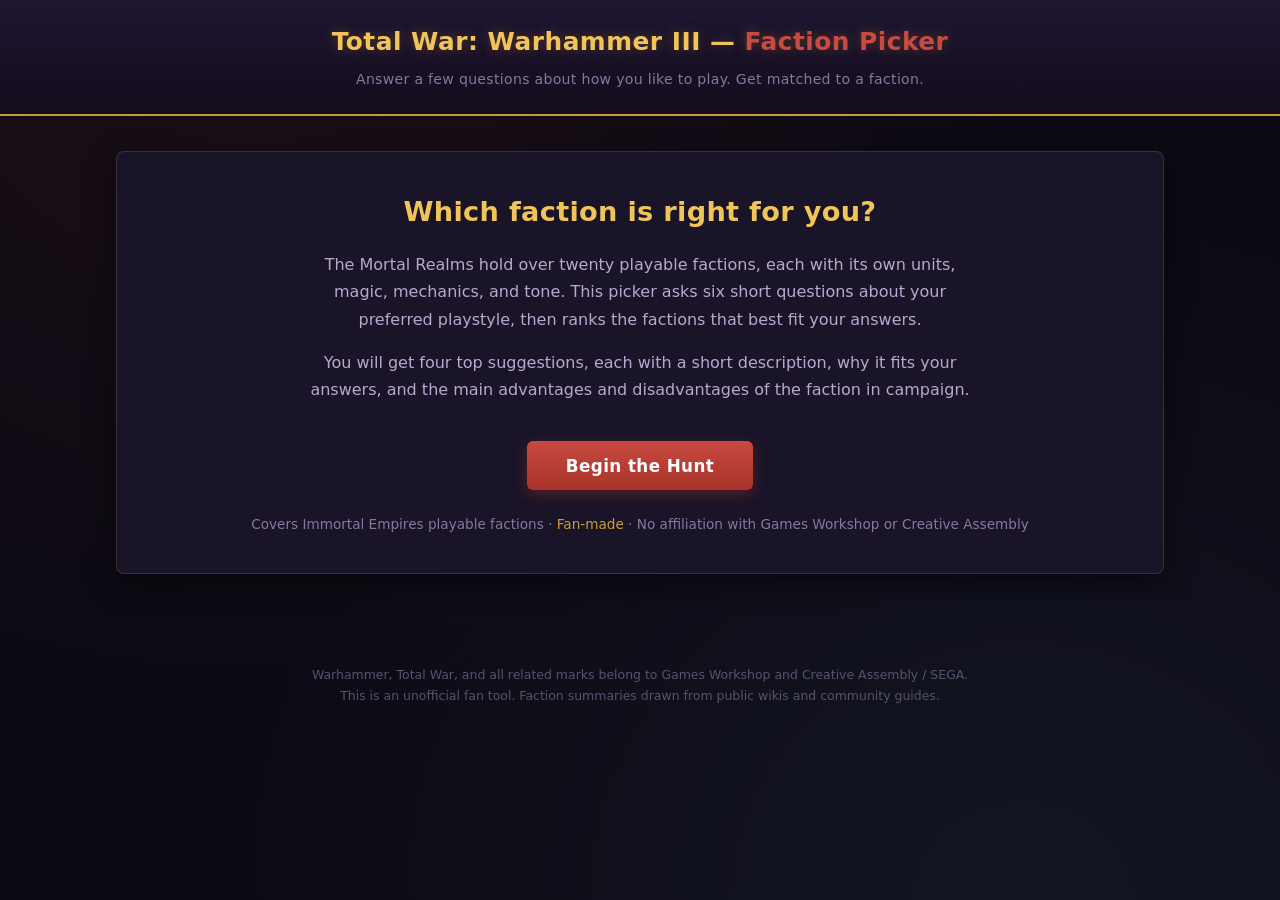
<file: tww3-faction-picker/index.html>
<!DOCTYPE html>
<html lang="en">
<head>
<meta charset="UTF-8">
<meta name="viewport" content="width=device-width, initial-scale=1.0">
<title>Faction Picker &mdash; Total War: Warhammer III</title>
<meta name="description" content="A questionnaire-based recommender that suggests Total War: Warhammer III factions to play, with descriptions, advantages, and disadvantages tailored to your answers.">
<style>
:root {
    --bg:        #0c0a14;
    --bg2:       #15101f;
    --sf:        #1a1428;
    --sf2:       #241a36;
    --sf3:       #2e2245;
    --gold:      #c89b3c;
    --gold2:     #f0c459;
    --ember:     #d4863a;
    --ember2:    #f0a754;
    --blood:     #a8332a;
    --blood2:    #c84a40;
    --ord:       #5fa3d0;
    --chs:       #b85bd0;
    --dst:       #6fb858;
    --tx:        #ecdfff;
    --tx2:       #b8a8d0;
    --mu:        #8478a0;
    --mu2:       #5a5070;
    --bdr:       rgba(232,196,89,.16);
    --bdr2:      rgba(232,196,89,.28);
    --shadow:    0 8px 28px rgba(0,0,0,.55);
}

*{margin:0;padding:0;box-sizing:border-box}

body {
    background:
        radial-gradient(ellipse at 20% 0%, rgba(168,51,42,.10), transparent 55%),
        radial-gradient(ellipse at 80% 100%, rgba(95,163,208,.08), transparent 55%),
        var(--bg);
    color:var(--tx);
    font-family:'Segoe UI',system-ui,-apple-system,sans-serif;
    font-size:16px; line-height:1.65;
    min-height:100vh;
}

/* Header */
header {
    background:linear-gradient(180deg,#1f1632 0%,#120c1c 100%);
    padding:1.4rem 1.8rem;
    border-bottom:2px solid var(--gold);
    position:relative;
    text-align:center;
}
header::after{
    content:""; position:absolute; left:0; right:0; bottom:-2px; height:2px;
    background:linear-gradient(90deg,transparent 0%,var(--gold) 50%,transparent 100%);
    opacity:.55;
}
header h1{
    font-size:1.55rem; font-weight:700;
    letter-spacing:.5px; color:var(--gold2);
    text-shadow:0 0 12px rgba(212,134,58,.35);
}
header h1 .accent{color:var(--blood2)}
header p {color:var(--mu);font-size:.88rem;margin-top:.3rem;letter-spacing:.3px}

/* Main */
main{max-width:1100px;margin:0 auto;padding:2.2rem 1.6rem 4rem}

.screen{display:none}
.screen.active{display:block;animation:fade .25s ease}
@keyframes fade{from{opacity:0;transform:translateY(8px)}to{opacity:1;transform:none}}

/* Intro */
.intro{
    background:var(--sf);
    border:1px solid var(--bdr);
    border-radius:8px;
    padding:2.4rem 2rem;
    box-shadow:var(--shadow);
    text-align:center;
}
.intro h2{
    color:var(--gold2);
    font-size:1.7rem;
    margin-bottom:1rem;
    letter-spacing:.3px;
}
.intro p{
    color:var(--tx2);
    max-width:680px;
    margin:0 auto 1rem;
    line-height:1.7;
}
.intro .meta{
    color:var(--mu);
    font-size:.85rem;
    margin-top:1.4rem;
}
.intro .meta span{color:var(--gold)}

.start-btn{
    background:linear-gradient(180deg,var(--blood2) 0%,var(--blood) 100%);
    color:#fff;
    border:none;
    border-radius:6px;
    padding:.9rem 2.4rem;
    font-size:1.05rem;
    font-weight:600;
    cursor:pointer;
    letter-spacing:.4px;
    margin-top:1.4rem;
    box-shadow:0 4px 14px rgba(168,51,42,.4);
    transition:transform .12s ease, box-shadow .12s ease, filter .12s ease;
    font-family:inherit;
}
.start-btn:hover{filter:brightness(1.12);transform:translateY(-1px);box-shadow:0 6px 20px rgba(168,51,42,.55)}
.start-btn:active{transform:translateY(0)}

/* Progress */
.progress{
    margin-bottom:1.6rem;
    display:flex;
    align-items:center;
    gap:1rem;
}
.progress-bar{
    flex:1;
    height:8px;
    background:var(--sf);
    border:1px solid var(--bdr);
    border-radius:4px;
    overflow:hidden;
}
.progress-fill{
    height:100%;
    background:linear-gradient(90deg,var(--blood),var(--ember2),var(--gold2));
    transition:width .35s ease;
    width:0%;
}
.progress-label{
    font-size:.82rem;
    color:var(--mu);
    letter-spacing:.5px;
    text-transform:uppercase;
    min-width:88px;
    text-align:right;
}

/* Question */
.q-card{
    background:var(--sf);
    border:1px solid var(--bdr);
    border-radius:8px;
    padding:2rem;
    box-shadow:var(--shadow);
}
.q-num{
    color:var(--ember2);
    font-size:.78rem;
    font-weight:700;
    letter-spacing:2px;
    text-transform:uppercase;
    margin-bottom:.5rem;
}
.q-text{
    color:var(--gold2);
    font-size:1.3rem;
    font-weight:600;
    margin-bottom:.6rem;
    line-height:1.4;
}
.q-hint{
    color:var(--mu);
    font-size:.88rem;
    margin-bottom:1.4rem;
    font-style:italic;
}

.options{
    display:grid;
    gap:.65rem;
    grid-template-columns:1fr;
}
.opt{
    background:var(--sf2);
    border:1px solid var(--bdr);
    border-radius:6px;
    padding:.95rem 1.1rem;
    cursor:pointer;
    color:var(--tx);
    text-align:left;
    font-family:inherit;
    font-size:.98rem;
    line-height:1.5;
    transition:all .12s ease;
    display:flex;
    align-items:flex-start;
    gap:.85rem;
}
.opt:hover{background:var(--sf3);border-color:var(--gold);transform:translateX(2px)}
.opt-mark{
    color:var(--ember2);
    font-weight:700;
    font-size:.95rem;
    min-width:1.4rem;
    margin-top:1px;
}
.opt-body strong{color:var(--gold2);font-weight:600;display:block;margin-bottom:.15rem}
.opt-body span{color:var(--tx2);font-size:.9rem}

.multi-hint{
    color:var(--mu);
    font-size:.82rem;
    margin-bottom:.9rem;
    font-style:italic;
}
.opt.selected{background:rgba(168,51,42,.18);border-color:var(--blood2)}
.opt.selected .opt-mark{color:var(--blood2)}

.q-nav{
    display:flex;
    justify-content:space-between;
    align-items:center;
    margin-top:1.4rem;
    gap:1rem;
}
.btn{
    background:var(--sf2);
    color:var(--tx);
    border:1px solid var(--bdr);
    border-radius:5px;
    padding:.6rem 1.2rem;
    font-size:.92rem;
    font-weight:600;
    cursor:pointer;
    font-family:inherit;
    letter-spacing:.3px;
    transition:all .12s;
}
.btn:hover{background:var(--sf3);border-color:var(--gold)}
.btn:disabled{opacity:.4;cursor:not-allowed}
.btn-primary{
    background:linear-gradient(180deg,var(--blood2) 0%,var(--blood) 100%);
    border-color:transparent;
    color:#fff;
}
.btn-primary:hover{filter:brightness(1.1);border-color:transparent}

/* Results */
.results-header{
    text-align:center;
    margin-bottom:2rem;
}
.results-header h2{
    color:var(--gold2);
    font-size:1.7rem;
    margin-bottom:.5rem;
}
.results-header p{color:var(--tx2);max-width:680px;margin:0 auto}

.faction-card{
    background:var(--sf);
    border:1px solid var(--bdr);
    border-radius:8px;
    margin-bottom:1.4rem;
    overflow:hidden;
    box-shadow:var(--shadow);
}
.fc-head{
    padding:1.2rem 1.5rem;
    background:linear-gradient(180deg,var(--sf2) 0%,var(--sf) 100%);
    border-bottom:1px solid var(--bdr);
    display:flex;
    align-items:flex-start;
    justify-content:space-between;
    gap:1rem;
    flex-wrap:wrap;
}
.fc-rank{
    color:var(--gold);
    font-size:.76rem;
    font-weight:700;
    letter-spacing:2px;
    text-transform:uppercase;
    margin-bottom:.3rem;
}
.fc-name{
    color:var(--gold2);
    font-size:1.35rem;
    font-weight:700;
    margin-bottom:.3rem;
    letter-spacing:.3px;
}
.fc-lords{
    color:var(--tx2);
    font-size:.86rem;
}
.fc-lords span{color:var(--ember2)}
.badges{display:flex;gap:.4rem;flex-wrap:wrap}
.badge{
    font-size:.7rem;
    font-weight:700;
    letter-spacing:1.2px;
    text-transform:uppercase;
    padding:.28rem .7rem;
    border-radius:3px;
    border:1px solid;
}
.badge-order{color:var(--ord);border-color:var(--ord);background:rgba(95,163,208,.08)}
.badge-chaos{color:var(--chs);border-color:var(--chs);background:rgba(184,91,208,.08)}
.badge-dst{color:var(--dst);border-color:var(--dst);background:rgba(111,184,88,.08)}
.badge-score{color:var(--gold2);border-color:var(--gold);background:rgba(232,196,89,.08)}
.badge-diff-easy{color:#6fb858;border-color:#6fb858;background:rgba(111,184,88,.08)}
.badge-diff-medium{color:var(--ember2);border-color:var(--ember);background:rgba(212,134,58,.08)}
.badge-diff-hard{color:var(--blood2);border-color:var(--blood);background:rgba(168,51,42,.10)}

.fc-body{padding:1.4rem 1.5rem}
.fc-desc{
    color:var(--tx);
    margin-bottom:1.2rem;
    line-height:1.7;
}
.fc-why{
    background:rgba(232,196,89,.06);
    border-left:3px solid var(--gold);
    padding:.85rem 1rem;
    border-radius:0 4px 4px 0;
    margin-bottom:1.2rem;
}
.fc-why-label{
    color:var(--gold2);
    font-size:.76rem;
    font-weight:700;
    letter-spacing:1.5px;
    text-transform:uppercase;
    margin-bottom:.45rem;
}
.fc-why-list{list-style:none;padding:0;margin:0}
.fc-why-list li{
    color:var(--tx2);
    font-size:.92rem;
    padding:.15rem 0 .15rem 1rem;
    position:relative;
    line-height:1.55;
}
.fc-why-list li::before{
    content:"\2731";
    position:absolute;
    left:0;
    color:var(--gold);
    font-size:.7rem;
    top:.3rem;
}

.fc-pn{
    display:grid;
    grid-template-columns:1fr 1fr;
    gap:1rem;
}
@media (max-width:680px){.fc-pn{grid-template-columns:1fr}}

.pn-block{
    background:var(--sf2);
    border:1px solid var(--bdr);
    border-radius:5px;
    padding:.95rem 1.1rem;
}
.pn-label{
    font-size:.76rem;
    font-weight:700;
    letter-spacing:1.5px;
    text-transform:uppercase;
    margin-bottom:.5rem;
}
.pn-pro .pn-label{color:#7bc868}
.pn-con .pn-label{color:var(--blood2)}
.pn-block ul{list-style:none;padding:0;margin:0}
.pn-block li{
    color:var(--tx2);
    font-size:.9rem;
    padding:.15rem 0 .15rem 1rem;
    position:relative;
    line-height:1.55;
}
.pn-pro li::before{content:"+";position:absolute;left:0;color:#7bc868;font-weight:700}
.pn-con li::before{content:"\2212";position:absolute;left:0;color:var(--blood2);font-weight:700}

.results-actions{
    text-align:center;
    margin-top:2.5rem;
    display:flex;
    gap:.8rem;
    justify-content:center;
    flex-wrap:wrap;
}

.summary{
    background:var(--bg2);
    border:1px solid var(--bdr);
    border-radius:6px;
    padding:1rem 1.2rem;
    margin-bottom:1.8rem;
    font-size:.88rem;
    color:var(--tx2);
}
.summary-label{
    color:var(--gold);
    font-size:.76rem;
    font-weight:700;
    letter-spacing:1.5px;
    text-transform:uppercase;
    margin-bottom:.4rem;
}
.summary-row{margin-bottom:.25rem}
.summary-row strong{color:var(--tx);font-weight:600}

footer{
    text-align:center;
    color:var(--mu2);
    font-size:.78rem;
    padding:1.6rem 1rem 1rem;
    line-height:1.7;
}
footer a{color:var(--mu)}
</style>
</head>
<body>
<header>
    <h1>Total War: Warhammer III &mdash; <span class="accent">Faction Picker</span></h1>
    <p>Answer a few questions about how you like to play. Get matched to a faction.</p>
</header>

<main>
    <!-- INTRO -->
    <section id="screen-intro" class="screen active">
        <div class="intro">
            <h2>Which faction is right for you?</h2>
            <p>The Mortal Realms hold over twenty playable factions, each with its own units, magic, mechanics, and tone. This picker asks six short questions about your preferred playstyle, then ranks the factions that best fit your answers.</p>
            <p>You will get four top suggestions, each with a short description, why it fits your answers, and the main advantages and disadvantages of the faction in campaign.</p>
            <button class="start-btn" id="btn-start">Begin the Hunt</button>
            <div class="meta">Covers Immortal Empires playable factions &middot; <span>Fan-made</span> &middot; No affiliation with Games Workshop or Creative Assembly</div>
        </div>
    </section>

    <!-- QUIZ -->
    <section id="screen-quiz" class="screen">
        <div class="progress">
            <div class="progress-bar"><div class="progress-fill" id="progress-fill"></div></div>
            <div class="progress-label" id="progress-label">Q 1 / 6</div>
        </div>
        <div class="q-card">
            <div class="q-num" id="q-num">QUESTION 1</div>
            <div class="q-text" id="q-text"></div>
            <div class="q-hint" id="q-hint"></div>
            <div class="multi-hint" id="multi-hint" style="display:none">Pick up to three.</div>
            <div class="options" id="q-options"></div>
            <div class="q-nav">
                <button class="btn" id="btn-back">&larr; Back</button>
                <button class="btn btn-primary" id="btn-next" disabled>Next &rarr;</button>
            </div>
        </div>
    </section>

    <!-- RESULTS -->
    <section id="screen-results" class="screen">
        <div class="results-header">
            <h2>Your faction suggestions</h2>
            <p>Ranked by how closely each faction matches the playstyle you described.</p>
        </div>
        <div class="summary" id="answers-summary"></div>
        <div id="results-list"></div>
        <div class="results-actions">
            <button class="btn btn-primary" id="btn-restart">Start over</button>
            <button class="btn" id="btn-tweak">Tweak my answers</button>
        </div>
    </section>
</main>

<footer>
    Warhammer, Total War, and all related marks belong to Games Workshop and Creative Assembly / SEGA.<br>
    This is an unofficial fan tool. Faction summaries drawn from public wikis and community guides.
</footer>

<script>
"use strict";

/* =========================================================================
   QUESTIONS
   Each question maps player answers to faction trait tags. Factions that
   carry those tags accumulate match points. "weight" boosts a strong signal.
   ========================================================================= */
const QUESTIONS = [
    {
        id: "pacing",
        text: "How do you like your campaigns to flow?",
        hint: "Are you constantly on the warpath, or do you settle in and build?",
        options: [
            { id:"aggressive", label:"Constant warfare", desc:"Always at war, raiding, snowballing through enemies.", tags:["pacing-aggressive"] },
            { id:"economy",    label:"Build and optimise", desc:"Stack provinces, optimise an economy, then expand carefully.", tags:["pacing-economy"] },
            { id:"balanced",   label:"A bit of both",     desc:"Some breathing room between wars; balanced expansion.", tags:["pacing-balanced"] },
        ],
    },
    {
        id: "mainForce",
        text: "What kind of armies do you like to field?",
        hint: "Pick the answer that excites you most on the battle map.",
        options: [
            { id:"infantry",  label:"Tough infantry lines", desc:"Shield walls, armoured frontlines, attritional grinds.",       tags:["force-infantry"] },
            { id:"cavalry",   label:"Devastating cavalry",  desc:"Knights and horsemen smashing into flanks.",                   tags:["force-cavalry"] },
            { id:"ranged",    label:"Ranged firepower",     desc:"Archers, crossbows, handgunners shredding enemies at range.",  tags:["force-ranged"] },
            { id:"monsters",  label:"Monsters and giants",  desc:"Dragons, giants, hydras, mammoths leading the charge.",        tags:["force-monsters"] },
        ],
    },
    {
        id: "tech",
        text: "Warmachines, magic, both, or none of it?",
        hint: "Spells and lores versus cannons and gunpowder.",
        options: [
            { id:"magic",       label:"Magic and spells",         desc:"I want strong wizards casting devastating spells.", tags:["tech-magic"] },
            { id:"warmachines", label:"Artillery and warmachines",desc:"Cannons, mortars, ratling guns, doom-rockets.",     tags:["tech-warmachines"] },
            { id:"both",        label:"Both",                     desc:"A roster that mixes magic and warmachines freely.", tags:["tech-magic","tech-warmachines","tech-both"] },
            { id:"neither",     label:"Pure martial",             desc:"Steel on steel, no spells or guns required.",       tags:["tech-neither"] },
        ],
    },
    {
        id: "alignment",
        text: "Whose side do you want to play?",
        hint: "Order defends civilisation. Chaos corrupts it. Destruction tears it down.",
        options: [
            { id:"order",       label:"Order",       desc:"Defenders of civilisation — Empire, Dwarfs, Elves, Lizardmen, Kislev, Cathay.", tags:["align-order"] },
            { id:"chaos",       label:"Chaos",       desc:"Daemons, Warriors of Chaos, Beastmen — corrupt and conquer for the Dark Gods.", tags:["align-chaos"] },
            { id:"destruction", label:"Destruction", desc:"Greenskins, Skaven, Vampires, Ogres, Dark Elves — raid, ruin, and devour.",     tags:["align-destruction"] },
            { id:"any",         label:"Any side",    desc:"I do not mind — surprise me.",                                                  tags:["align-any"] },
        ],
    },
    {
        id: "difficulty",
        text: "How tough a start are you up for?",
        hint: "Some factions begin surrounded; others are tucked away with breathing room.",
        options: [
            { id:"easy",   label:"Comfortable",  desc:"Friendly neighbours, defensible terrain, gentle on-ramp.",  tags:["diff-easy"] },
            { id:"medium", label:"In the middle",desc:"Some threats nearby, but room to grow.",                    tags:["diff-medium"] },
            { id:"hard",   label:"Brutal",       desc:"Surrounded, isolated, or under immediate pressure.",        tags:["diff-hard"] },
        ],
    },
    {
        id: "complexity",
        text: "How many faction-unique mechanics are you happy to learn?",
        hint: "Some factions are minimalist; others have layered economies and unique systems.",
        options: [
            { id:"low",    label:"Keep it simple",     desc:"I want to focus on the battles and not juggle systems.", tags:["cmx-low"] },
            { id:"medium", label:"Some unique systems",desc:"A handful of distinctive mechanics is fine.",            tags:["cmx-medium"] },
            { id:"high",   label:"Give me everything", desc:"I love managing layered, faction-unique mechanics.",     tags:["cmx-high"] },
        ],
    },
];

/* =========================================================================
   FACTIONS
   Each faction lists trait tags it matches strongly. Scoring is +1 per tag
   that the player selected. Theme matches receive +2 for emphasis.
   Difficulty/complexity are softer signals (+1 on match, otherwise neutral).
   ========================================================================= */
const FACTIONS = [
    {
        id:"empire", name:"The Empire", alignment:"order", difficulty:"medium",
        lords:["Karl Franz","Volkmar","Balthasar Gelt","Elspeth von Draken"],
        tags:[
            "pacing-balanced","pacing-economy",
            "force-infantry","force-cavalry","force-ranged",
            "tech-magic","tech-warmachines","tech-both",
            "align-order","align-any",
            "theme-gunpowder","theme-knights",
            "diff-medium",
            "cmx-medium",
        ],
        desc:"Renaissance-flavoured humans facing Chaos, Greenskins, and Vampires on every border. The Empire has the most well-rounded roster in the game — disciplined spearmen and halberdiers, Reiksguard knights, cannons and mortars, hellblaster volley guns, eight lores of magic, and Steam Tanks. Elector Counts politics tie the provinces together; gunpowder defines the late game.",
        pros:[
            "Most flexible toolkit — every battlefield role is covered.",
            "Strong gunpowder, strong magic, strong cavalry, all at once.",
            "Multiple distinctive lords offering very different campaigns.",
            "Diplomacy options through the Elector Count system.",
        ],
        cons:[
            "Surrounded by enemies on day one — expect a tough early game.",
            "Many fronts to defend; vulnerable if you stretch thin.",
            "Karl Franz has to babysit the Empire confederation politics.",
        ],
    },
    {
        id:"bretonnia", name:"Bretonnia", alignment:"order", difficulty:"easy",
        lords:["Louen Leoncoeur","Alberic","Repanse","The Fay Enchantress"],
        tags:[
            "pacing-aggressive","pacing-balanced",
            "force-cavalry","force-elite",
            "tech-magic",
            "align-order","align-any",
            "theme-knights",
            "diff-easy","diff-medium",
            "cmx-low","cmx-medium",
        ],
        desc:"Arthurian knights on horseback charging across Europe-flavoured plains. Bretonnia's identity is heavy cavalry: questing knights, grail knights, royal pegasus knights, and the rare-but-elite hippogryph riders. Peasants are cannon fodder you tolerate to keep the cavalry stocked. The Vow / Chivalry system tracks how knightly your conduct is.",
        pros:[
            "World-class cavalry — some of the strongest charges in the game.",
            "Strong, easy-to-learn campaign in a defensible corner of the map.",
            "Knightly aesthetic is unmatched if you love the fantasy.",
            "Bretonnian peasant economy is forgiving once you understand the Public Order cap.",
        ],
        cons:[
            "Weak infantry — lose the cavalry and the army crumbles.",
            "Limited ranged options (peasant bowmen and trebuchets only).",
            "No gunpowder, limited artillery variety.",
        ],
    },
    {
        id:"dwarfs", name:"Dwarfs", alignment:"order", difficulty:"easy",
        lords:["Thorgrim Grudgebearer","Belegar Ironhammer","Ungrim Ironfist","Grombrindal","Malakai Makaisson"],
        tags:[
            "pacing-economy","pacing-balanced",
            "force-infantry","force-ranged","force-elite",
            "tech-warmachines","tech-neither",
            "align-order","align-any",
            "theme-dwarfs","theme-gunpowder",
            "diff-easy","diff-medium",
            "cmx-medium",
        ],
        desc:"Stunted, armoured grudge-bearers with no cavalry, no magic, and the best artillery and infantry in the game. Dwarf armies stomp forward in shield walls behind cannons, organ guns, and grudge throwers; gyrocopters provide air support. The Book of Grudges and the Forge / Underway add unique campaign objectives.",
        pros:[
            "Best-in-class warmachines and gunpowder.",
            "Tough, heavily armoured infantry that anchors any line.",
            "Defensible mountain holds make for forgiving starts.",
            "No magic to manage, no cavalry to micro — simple to pilot.",
        ],
        cons:[
            "No cavalry. None. Slow strategic and tactical movement.",
            "No casters — vulnerable to enemy magic without runelords.",
            "Greenskins, Skaven, and Vampires harass you constantly.",
        ],
    },
    {
        id:"highelves", name:"High Elves", alignment:"order", difficulty:"medium",
        lords:["Tyrion","Teclis","Eltharion","Imrik","Alarielle","Alith Anar"],
        tags:[
            "pacing-balanced","pacing-economy",
            "force-elite","force-infantry","force-ranged","force-cavalry","force-monsters",
            "tech-magic",
            "align-order","align-any",
            "theme-highelves",
            "diff-medium",
            "cmx-medium","cmx-high",
        ],
        desc:"The proud first-born elves of Ulthuan. Elite line infantry (Phoenix Guard, Swordmasters, White Lions), the best archers in the game, dragon princes, and actual dragons. Every High Elf hero is a powerful caster. The Influence system lets you intrigue at the Phoenix Court instead of fighting on every front.",
        pros:[
            "Top-tier elite infantry and archers.",
            "Excellent magic across multiple lores; every faction lord is a mage.",
            "Dragons and elite monsters at the top of the roster.",
            "Diplomacy via Influence creates non-military victory paths.",
        ],
        cons:[
            "Expensive units — a recoverable defeat is rare.",
            "Initially walled off on Ulthuan; some lords have isolated starts.",
            "Vulnerable to attrition if you bleed the elite line.",
        ],
    },
    {
        id:"woodelves", name:"Wood Elves", alignment:"order", difficulty:"hard",
        lords:["Orion","Durthu","Sisters of Twilight","Drycha"],
        tags:[
            "pacing-aggressive","pacing-balanced",
            "force-ranged","force-elite","force-monsters",
            "tech-magic",
            "align-order","align-any",
            "theme-woodelves","theme-beasts",
            "diff-hard","diff-medium",
            "cmx-high","cmx-medium",
        ],
        desc:"Asrai of Athel Loren — reclusive forest elves with the best ranged units in the game, ambush-anywhere mobility, and angry trees. The Worldroots let armies teleport between sacred groves; campaigns revolve around protecting magical forests and culling threats outside them. Kiting and forest spirits define the battle style.",
        pros:[
            "Best archers in the game by some margin.",
            "Worldroots teleport gives strategic mobility no one else has.",
            "Forest spirits and treemen are mobile, durable monsters.",
            "Highly mobile, highly thematic, very rewarding to master.",
        ],
        cons:[
            "Weak in melee — punishing if the enemy closes the distance.",
            "Limited settlement options outside forests.",
            "Magical Forest mechanic adds a layer some find tedious.",
        ],
    },
    {
        id:"lizardmen", name:"Lizardmen", alignment:"order", difficulty:"easy",
        lords:["Mazdamundi","Kroq-Gar","Tehenhauin","Gor-Rok","Tiktaq'to","Nakai"],
        tags:[
            "pacing-balanced","pacing-aggressive",
            "force-infantry","force-monsters","force-elite",
            "tech-magic",
            "align-order","align-any",
            "theme-lizardmen",
            "diff-easy","diff-medium",
            "cmx-medium",
        ],
        desc:"The first civilisation of the Old Ones: stoic Saurus, ranged Skinks, towering Slann mage-priests, and dinosaurs of every size. Lustria provides a jungle homeland with strong defensive geography. Slann are the strongest casters in the game, and Carnosaurs, Stegadons, and Dread Saurians anchor late-game stacks.",
        pros:[
            "Slann are top-tier casters — magic dominance from turn one.",
            "Strong monster roster, including some of the best in the game.",
            "Saurus infantry is durable and high damage.",
            "Defensible homeland and forgiving early game.",
        ],
        cons:[
            "Skink infantry is fragile; Cold Ones aside, cavalry is limited.",
            "Heat / Geomantic Web are flavourful but extra to track.",
            "Some lords (Tehenhauin, Nakai) are notably harder starts.",
        ],
    },
    {
        id:"kislev", name:"Kislev", alignment:"order", difficulty:"hard",
        lords:["Boris Ursus","Kostaltyn","Tzarina Katarin"],
        tags:[
            "pacing-aggressive","pacing-balanced",
            "force-ranged","force-cavalry","force-monsters",
            "tech-magic",
            "align-order","align-any",
            "theme-kislev",
            "diff-hard","diff-medium",
            "cmx-medium","cmx-high",
        ],
        desc:"The Russo-fantasy Tsardom of Kislev, the first wall against Chaos. Ice magic, Bear Riders, Kossars who shoot and fight in melee, and the divinity-tracking Motherland Rituals make Kislev distinct. Boris and Katarin both start with Chaos pouring through the gates; survival is the early-game theme.",
        pros:[
            "Strong hybrid infantry (Kossars / Streltsi) that shoot and stab.",
            "Bear cavalry and ice magic feel unique on the battlefield.",
            "Atamans add satisfying provincial-management depth.",
            "Heroic underdog campaign — holding the line against Chaos.",
        ],
        cons:[
            "Hard start — you are besieged from the first turn.",
            "Devotion and Motherland Rituals can feel punishing if you fall behind.",
            "Limited roster compared to older races; very few warmachines.",
        ],
    },
    {
        id:"cathay", name:"Grand Cathay", alignment:"order", difficulty:"medium",
        lords:["Miao Ying","Zhao Ming","Yuan Bo"],
        tags:[
            "pacing-economy","pacing-balanced",
            "force-infantry","force-ranged","force-cavalry",
            "tech-magic","tech-warmachines","tech-both",
            "align-order","align-any",
            "theme-cathay","theme-gunpowder",
            "diff-medium","diff-easy",
            "cmx-high","cmx-medium",
        ],
        desc:"The Celestial Empire of dragons, the Great Bastion, and the Ivory Road. Cathay fields disciplined Jade Warriors and Lancers, Crane Gunners, Grand Cannons, Wu-Xing War Compass, and a Storm and Iron Dragon (Miao Ying and Zhao Ming themselves). Harmony (Yin / Yang) buffs units when balanced — a satisfying army-building puzzle.",
        pros:[
            "Excellent balanced roster: infantry, cavalry, ranged, monsters, casters.",
            "Strong gunpowder and unique war machines (Wu-Xing).",
            "Harmony bonuses reward thoughtful army composition.",
            "Bastion mechanic gives a powerful defensive anchor in the north.",
        ],
        cons:[
            "Harmony, Bastion, and Ivory Road mean lots to manage.",
            "Cathayan units are individually strong but a touch expensive.",
            "Yuan Bo is currently the easier start; Miao Ying's Bastion is rougher.",
        ],
    },
    {
        id:"warriorsofchaos", name:"Warriors of Chaos", alignment:"chaos", difficulty:"medium",
        lords:["Archaon","Kholek","Sigvald","Vilitch","Valkia","Azazel","Festus"],
        tags:[
            "pacing-aggressive","pacing-balanced",
            "force-infantry","force-cavalry","force-elite","force-monsters",
            "tech-magic","tech-neither",
            "align-chaos",
            "theme-chaoswar","theme-daemons",
            "diff-medium","diff-hard",
            "cmx-medium","cmx-high",
        ],
        desc:"The mortal champions of the Dark Gods, swinging axes the size of doors. The post-4.0 rework lets you mark units to any of the four gods, customise their gifts, and field a roster that mixes Chaos Warriors with daemons. The Eye of the Gods and Dark Fortress mechanics give a strong identity. Archaon's run for ascendancy is the marquee campaign.",
        pros:[
            "Top-tier melee infantry across all four Chaos gods.",
            "Eye of the Gods customisation rewards experimentation.",
            "Multiple lords offer wildly different playstyles.",
            "Confederation-by-conquest avoids tedious diplomacy.",
        ],
        cons:[
            "Limited ranged options outside specific marks.",
            "Public order and corruption can be fiddly outside Chaos Wastes.",
            "Some lords (Festus, Azazel) start in very hostile neighbourhoods.",
        ],
    },
    {
        id:"khorne", name:"Khorne (Daemons)", alignment:"chaos", difficulty:"hard",
        lords:["Skarbrand","Arbaal the Undefeated"],
        tags:[
            "pacing-aggressive",
            "force-infantry","force-monsters","force-elite",
            "tech-neither",
            "align-chaos",
            "theme-khorne",
            "diff-hard","diff-medium",
            "cmx-low","cmx-medium",
        ],
        desc:"Pure rage made flesh. Khorne has no magic, no ranged units, no diplomacy — only melee. Bloodthirsters, Bloodletters, Skullcrushers, and Skarbrand the Exiled charge into combat under the Skulls economy. Constant warfare keeps your armies replenishing and your treasury full of skulls.",
        pros:[
            "Devastating melee — every Khorne unit hits like a truck.",
            "Skulls economy rewards constant aggression.",
            "Simple campaign loop: find enemy, attack enemy, take skulls.",
            "Skarbrand's free Bloodthirster lord-replacement is one of the strongest snowballs in the game.",
        ],
        cons:[
            "No ranged, no magic — anti-large enemies and ranged armies hurt.",
            "No diplomacy — you cannot make peace with anyone.",
            "If you ever stop fighting, the economy collapses.",
        ],
    },
    {
        id:"slaanesh", name:"Slaanesh (Daemons)", alignment:"chaos", difficulty:"hard",
        lords:["N'Kari","Sigvald"],
        tags:[
            "pacing-aggressive","pacing-balanced",
            "force-cavalry","force-elite","force-monsters",
            "tech-magic",
            "align-chaos",
            "theme-slaanesh",
            "diff-hard","diff-medium",
            "cmx-high",
        ],
        desc:"The fastest faction in the game. Slaanesh trades durability for speed, debuffs, and seduction; Seekers and Hellstriders run circles around foes while Keepers of Secrets carve them apart. The Gifts of Slaanesh let you vassalise enemies after weakening them. Magic of Slaanesh debuffs and disrupts.",
        pros:[
            "Fastest army speed in the game — you choose every fight.",
            "Vassal mechanic turns defeated enemies into income.",
            "Excellent flanking, charge bonuses, and disrupting magic.",
            "Lore of Slaanesh is one of the most evocative magic lores.",
        ],
        cons:[
            "Fragile units — once caught, they melt.",
            "No real ranged options.",
            "N'Kari's race-the-map start is one of the toughest in the game.",
        ],
    },
    {
        id:"nurgle", name:"Nurgle (Daemons)", alignment:"chaos", difficulty:"medium",
        lords:["Ku'gath","Tamurkhan","Festus"],
        tags:[
            "pacing-economy","pacing-balanced",
            "force-infantry","force-monsters","force-horde",
            "tech-magic","tech-neither",
            "align-chaos",
            "theme-nurgle",
            "diff-medium","diff-hard",
            "cmx-high",
        ],
        desc:"The Plague God's followers — slow, tough, attritional. Plaguebearers, Great Unclean Ones, Beasts of Nurgle, and Toad Dragons. The Plague system lets you brew custom plagues, spread them across enemy territory, and watch their economies collapse. Cycles of Decay regenerate units after each battle.",
        pros:[
            "Some of the tankiest units in the game; very hard to break.",
            "Custom plagues are a unique, satisfying campaign tool.",
            "Strong magic and powerful single-entity lords.",
            "Cycles of Decay regeneration makes campaigns very forgiving.",
        ],
        cons:[
            "Slow on the battlefield and on the campaign map.",
            "Plague brewing has a learning curve.",
            "Limited ranged options outside artillery additions.",
        ],
    },
    {
        id:"tzeentch", name:"Tzeentch (Daemons)", alignment:"chaos", difficulty:"hard",
        lords:["Kairos Fateweaver","The Changeling","Vilitch"],
        tags:[
            "pacing-balanced","pacing-aggressive",
            "force-ranged","force-elite","force-monsters",
            "tech-magic","tech-warmachines",
            "align-chaos",
            "theme-tzeentch",
            "diff-hard","diff-medium",
            "cmx-high",
        ],
        desc:"The wizard's wizard. Tzeentch fields shooty Pink Horrors, Flamers, Burning Chariots, Lords of Change, and the most magic-focused roster in the game. Grimoires let you cast a different lore on each lord. The Changeling plays the entire game in disguise; Kairos sees the future.",
        pros:[
            "Highest-magic faction in the game — some of the best casters and lores.",
            "Excellent ranged daemons and flying mobility.",
            "Grimoire system gives unmatched lore flexibility.",
            "The Changeling's disguise campaign is unlike anything else.",
        ],
        cons:[
            "Tzeentch infantry is fragile in melee.",
            "Winds of Magic dependence — bad rolls hurt.",
            "Complex mechanics layered on complex mechanics.",
        ],
    },
    {
        id:"daemons", name:"Daemons of Chaos", alignment:"chaos", difficulty:"medium",
        lords:["Daniel (The Daemon Prince)","Be'lakor"],
        tags:[
            "pacing-aggressive","pacing-balanced",
            "force-infantry","force-cavalry","force-monsters","force-elite",
            "tech-magic","tech-neither",
            "align-chaos",
            "theme-daemons","theme-khorne","theme-slaanesh","theme-nurgle","theme-tzeentch",
            "diff-medium","diff-hard",
            "cmx-high",
        ],
        desc:"The pick-and-mix Chaos faction. Daniel the Daemon Prince customises his own body part by part and can field any combination of Khorne, Slaanesh, Nurgle, and Tzeentch units in the same army. Glory with each god unlocks more options; the campaign is built around hopping between favours.",
        pros:[
            "Most flexible roster in the entire game — mix any daemon units freely.",
            "Daniel's customisation is a deep, fun progression.",
            "Strong access to magic across all four lores.",
            "Be'lakor adds a darker, more focused alternative campaign.",
        ],
        cons:[
            "Glory system is fiddly — favours are easy to lose.",
            "Cannot specialise as strongly as the monogod factions.",
            "Be'lakor's nerf range and Daniel's flexibility both ask for system mastery.",
        ],
    },
    {
        id:"beastmen", name:"Beastmen", alignment:"chaos", difficulty:"hard",
        lords:["Khazrak","Morghur","Malagor","Taurox"],
        tags:[
            "pacing-aggressive",
            "force-infantry","force-monsters","force-horde","force-elite",
            "tech-magic","tech-neither",
            "align-chaos",
            "theme-beasts",
            "diff-hard","diff-medium",
            "cmx-medium",
        ],
        desc:"Beast-headed monsters of the dark forests. Beastmen are a horde faction — no settled provinces, mobile herdstones, ambush stance everywhere. Gors and Ungors flood the line, Minotaurs and Cygors crash flanks, and the Bestial Rage system fuels constant warfare. The 3.0 rework made them genuinely strong.",
        pros:[
            "Ambush-anywhere makes campaign warfare extremely flexible.",
            "Strong, mobile monsters across the roster.",
            "Bestial Rage adds momentum to aggressive play.",
            "Hidden Herdstones let you corrupt the map invisibly.",
        ],
        cons:[
            "Horde upkeep is unforgiving if you lose a stack.",
            "Limited ranged — a couple of poor-quality options.",
            "Some lords still have rough starts; takes practice to play well.",
        ],
    },
    {
        id:"norsca", name:"Norsca", alignment:"chaos", difficulty:"medium",
        lords:["Wulfrik the Wanderer","Throgg"],
        tags:[
            "pacing-aggressive",
            "force-infantry","force-monsters","force-elite",
            "tech-magic","tech-neither",
            "align-chaos",
            "theme-norsca","theme-chaoswar",
            "diff-medium","diff-hard",
            "cmx-low","cmx-medium",
        ],
        desc:"Frost-bitten Viking-flavoured berserkers riding mammoths and trolls. Norsca's Monster Hunts unlock powerful mounts (Frost Wyrm, Fimir Warriors, mammoths) as you raid your way across the world. Wulfrik picks fights anywhere with The Seafang; Throgg builds an army of frost monsters.",
        pros:[
            "Monster Hunts give a clear, fun campaign progression.",
            "Strong mammoths and trolls anchor late-game stacks.",
            "Wulfrik's free naval raiding is one of the most fun mechanics in the game.",
            "Reasonable starting position with breathing room.",
        ],
        cons:[
            "Limited ranged units — a few skirmishers, not much more.",
            "Roster is smaller and less varied than top-tier factions.",
            "Magic options are restricted to two lores.",
        ],
    },
    {
        id:"greenskins", name:"Greenskins", alignment:"destruction", difficulty:"medium",
        lords:["Grimgor Ironhide","Azhag","Skarsnik","Wurrzag","Grom the Paunch"],
        tags:[
            "pacing-aggressive","pacing-balanced",
            "force-infantry","force-monsters","force-horde","force-elite",
            "tech-magic","tech-neither","tech-warmachines",
            "align-destruction",
            "theme-greenskins",
            "diff-medium","diff-easy",
            "cmx-medium",
        ],
        desc:"Orcs, goblins, squigs, and trolls roaring across the map under the Waaagh!. Greenskins build momentum through Scrap, Pillaging, and the Waaagh! itself — wins unlock a free secondary army that follows your lord. Roster spans Black Orcs, River Trolls, Arachnaroks, and (under Grom) some of the best cooking-based buffs in the game.",
        pros:[
            "Waaagh! mechanic makes a winning streak snowball brutally.",
            "Wide, fun roster with monsters, big units, and big damage.",
            "Multiple lords with very different identities (Grom's cuisine, Skarsnik's goblins).",
            "Easy to learn, hard to master — forgiving for new players.",
        ],
        cons:[
            "Squabbling (low Fightiness) tears your provinces apart in peacetime.",
            "Animosity randomly disrupts battles.",
            "Some lord starts (Grimgor, Azhag) sit in genuinely tough neighbourhoods.",
        ],
    },
    {
        id:"vampcounts", name:"Vampire Counts", alignment:"destruction", difficulty:"medium",
        lords:["Mannfred von Carstein","Vlad","Isabella","Helman Ghorst"],
        tags:[
            "pacing-balanced","pacing-aggressive",
            "force-infantry","force-monsters","force-horde","force-elite",
            "tech-magic","tech-neither",
            "align-destruction",
            "theme-vampires",
            "diff-medium","diff-easy",
            "cmx-medium",
        ],
        desc:"Skeletal hordes summoned from the earth by aristocratic vampires. Vampire Counts have no ranged units at all — the entire roster is melee, fueled by Lore of Vampires raising more troops mid-battle. Terrorgheists, Crypt Horrors, Vargheists, Black Knights, and the Lords of Undeath themselves carry late game.",
        pros:[
            "Magic-fueled army summons reinforcements during battle.",
            "Strong monstrous infantry and flying nightmares.",
            "Skeletons are dirt cheap — easy to throw away.",
            "Vampire Lords are absurdly powerful in single combat.",
        ],
        cons:[
            "Zero ranged — you must close every gap on foot.",
            "Units crumble at low leadership (Vampires never rout, they vanish).",
            "Bloodlines / Vampiric Corruption are extra layers to track.",
        ],
    },
    {
        id:"vcoast", name:"Vampire Coast", alignment:"destruction", difficulty:"medium",
        lords:["Luthor Harkon","Aranessa","Count Noctilus","Cylostra Direfin"],
        tags:[
            "pacing-balanced","pacing-aggressive",
            "force-ranged","force-monsters","force-horde",
            "tech-magic","tech-warmachines",
            "align-destruction",
            "theme-vcoast","theme-vampires","theme-gunpowder",
            "diff-medium",
            "cmx-medium",
        ],
        desc:"Zombie pirates with handguns. Vampire Coast is the undead faction that loves ranged — Deck Gunners, Mortars, Queen Bess (a giant cannon), Terrorgheists, and the Necrofex Colossus. Treasure Maps and a unique Pieces of Eight rivalry add a pirate flavour to the campaign.",
        pros:[
            "Gunpowder undead — the only Vampire faction with real ranged.",
            "Excellent artillery, including unique singletons like Queen Bess.",
            "Ports / treasure maps add fun side objectives.",
            "Strong roster of monsters from giant crabs to Necrofex Colossi.",
        ],
        cons:[
            "Melee infantry is mediocre — leans hard on ranged and monsters.",
            "Pieces of Eight rivalry is opaque to new players.",
            "Some lords have isolated starts on Lustria's coast.",
        ],
    },
    {
        id:"tombkings", name:"Tomb Kings", alignment:"destruction", difficulty:"medium",
        lords:["Settra","Khalida","Khatep","Arkhan the Black"],
        tags:[
            "pacing-economy","pacing-balanced",
            "force-infantry","force-ranged","force-cavalry","force-monsters","force-horde",
            "tech-magic","tech-warmachines",
            "align-destruction",
            "theme-tombkings",
            "diff-medium","diff-easy",
            "cmx-high",
        ],
        desc:"Ancient Egyptian undead kings of Nehekhara, raised by liche priest magic. Tomb Kings have unit caps instead of upkeep, archers, chariots, constructs (Necrosphinx, Tomb Scorpions), and free skeleton infantry. The Books of Nagash drive a global victory race; Mortuary Cult lets you craft custom magic items.",
        pros:[
            "Unit cap economy — no upkeep, so big armies are sustainable.",
            "Genuinely balanced undead roster: archers, chariots, monsters, magic.",
            "Mortuary Cult crafting is a unique, deep mechanic.",
            "Defensible starting region with good neighbours.",
        ],
        cons:[
            "Unit caps mean expansion is slow at first.",
            "Skeleton tier-1 troops crumble easily without buffs.",
            "Books of Nagash race can force tough strategic detours.",
        ],
    },
    {
        id:"skaven", name:"Skaven", alignment:"destruction", difficulty:"medium",
        lords:["Queek Headtaker","Lord Skrolk","Ikit Claw","Deathmaster Snikch","Throt the Unclean","Tretch Craventail"],
        tags:[
            "pacing-aggressive","pacing-balanced",
            "force-horde","force-ranged","force-monsters","force-infantry",
            "tech-magic","tech-warmachines","tech-both",
            "align-destruction",
            "theme-skaven",
            "diff-medium","diff-hard",
            "cmx-high",
        ],
        desc:"Treacherous ratmen with the deepest tech tree in the game. Skaven combine cheap clanrat hordes with weapons teams (Ratling Guns, Warpfire Throwers, Jezzails), Hell Pit Abominations, Doomwheels, and the unique Menace Below underground reinforcement. Multiple lord-specific identities (Ikit's tech, Throt's flesh-labs, Snikch's assassins).",
        pros:[
            "Deepest, weirdest, most varied roster in the game.",
            "Cheap horde infantry + insane weapons teams = best-of-both worlds.",
            "Distinct, flavourful campaign mechanics across each lord.",
            "Strong magic (Lores of Plague, Stealth, Ruin).",
        ],
        cons:[
            "Low leadership across the board — panic routs are common.",
            "Food / Under-Empire / Menace Below mean lots to manage.",
            "Weapons-team micromanagement has a real skill ceiling.",
        ],
    },
    {
        id:"ogres", name:"Ogre Kingdoms", alignment:"destruction", difficulty:"easy",
        lords:["Greasus Goldtooth","Skrag the Slaughterer"],
        tags:[
            "pacing-aggressive","pacing-balanced",
            "force-infantry","force-monsters","force-elite",
            "tech-magic","tech-warmachines",
            "align-destruction",
            "theme-ogres",
            "diff-easy","diff-medium",
            "cmx-low","cmx-medium",
        ],
        desc:"Big-bellied mercenaries with even bigger clubs. Ogres are a small but tough monstrous-infantry roster — every unit is a giant. Ironguts, Maneaters, Mournfang Cavalry, Stonehorns, Thundertusks, and Ironblasters bring serious melee and decent ranged. Contracts and the Big Names system add unique progression.",
        pros:[
            "Every unit is essentially a monster — huge per-model power.",
            "Strong tankiness; ogres take a lot of killing.",
            "Mournfang cavalry are some of the best heavy cavalry in the game.",
            "Contracts give a fun, mercenary feel to the campaign.",
        ],
        cons:[
            "Small roster compared to Empire / Skaven / Lizardmen.",
            "Slow on the strategic map outside Mournfang armies.",
            "Camp building / meat economy is a learning curve.",
        ],
    },
    {
        id:"darkelves", name:"Dark Elves", alignment:"destruction", difficulty:"medium",
        lords:["Malekith","Morathi","Hellebron","Lokhir Fellheart","Malus Darkblade","Rakarth"],
        tags:[
            "pacing-aggressive","pacing-balanced",
            "force-infantry","force-cavalry","force-ranged","force-monsters","force-elite",
            "tech-magic",
            "align-destruction",
            "theme-darkelves",
            "diff-medium","diff-easy",
            "cmx-medium","cmx-high",
        ],
        desc:"The cruel kin of Naggaroth. Dark Elves rival High Elves in roster depth: Dreadspears, Black Guard, Cold One Knights, Witch Elves, Dark Riders, Hydras, Black Dragons. Strong elite infantry, strong cavalry, strong monsters, strong magic. Slaves drive an economic / military feedback loop.",
        pros:[
            "Top-tier roster across every category.",
            "Strong magic via Dark and Shadow lores; strong heroes.",
            "Slaves and Black Arks add real strategic flavour.",
            "Multiple lord identities (Morathi's Cult, Hellebron's blood, Rakarth's beasts).",
        ],
        cons:[
            "Elite units are expensive — a lost army hurts.",
            "Internal politics (Loyalty system) can backfire badly.",
            "Some lord starts are isolated on Naggaroth's icy coast.",
        ],
    },
    {
        id:"chaosdwarfs", name:"Chaos Dwarfs", alignment:"chaos", difficulty:"medium",
        lords:["Astragoth Ironhand","Drazhoath the Ashen","Zhatan the Black","Gorduz Backstabber"],
        tags:[
            "pacing-economy","pacing-balanced",
            "force-infantry","force-ranged","force-elite","force-monsters",
            "tech-warmachines","tech-magic","tech-both",
            "align-chaos","align-destruction",
            "theme-chaosdwarfs","theme-dwarfs",
            "diff-medium","diff-hard",
            "cmx-high",
        ],
        desc:"Industrial-hellscape dwarfs with the best warmachines in the game. Chaos Dwarfs run a deep production economy (labour, armaments, fuel) feeding artillery, K'daai Destroyers, Bull Centaurs, and Magma Cannons. The Tower of Zharr and Convocation of Hashut add layered campaign systems. Premium DLC, but considered one of the best.",
        pros:[
            "Best artillery roster in the game — it is silly how strong they are.",
            "Layered economy is satisfying for management fans.",
            "Strong elite infantry (Infernal Guard) plus daemonic monsters.",
            "Convocation of Hashut adds a fun macro-progression race.",
        ],
        cons:[
            "Resource economy is genuinely complex — not for new players.",
            "Slow strategic movement; no real cavalry.",
            "Hostile starting region surrounded by Greenskins, Ogres, and Kislev.",
        ],
    },
];

/* =========================================================================
   STATE
   ========================================================================= */
const state = {
    answers: {},      // question.id -> selected option id(s)
    selectedTags: new Set(),
    currentIdx: 0,
};

/* =========================================================================
   DOM REFERENCES
   ========================================================================= */
const scrIntro = document.getElementById("screen-intro");
const scrQuiz = document.getElementById("screen-quiz");
const scrResults = document.getElementById("screen-results");
const elQNum = document.getElementById("q-num");
const elQText = document.getElementById("q-text");
const elQHint = document.getElementById("q-hint");
const elMultiHint = document.getElementById("multi-hint");
const elOptions = document.getElementById("q-options");
const elProgressFill = document.getElementById("progress-fill");
const elProgressLabel = document.getElementById("progress-label");
const btnStart = document.getElementById("btn-start");
const btnBack = document.getElementById("btn-back");
const btnNext = document.getElementById("btn-next");
const btnRestart = document.getElementById("btn-restart");
const btnTweak = document.getElementById("btn-tweak");
const elResults = document.getElementById("results-list");
const elSummary = document.getElementById("answers-summary");

/* =========================================================================
   FLOW
   ========================================================================= */
function showScreen(name) {
    [scrIntro, scrQuiz, scrResults].forEach(s => s.classList.remove("active"));
    if (name === "intro") scrIntro.classList.add("active");
    if (name === "quiz") scrQuiz.classList.add("active");
    if (name === "results") scrResults.classList.add("active");
    window.scrollTo({ top: 0, behavior: "smooth" });
}

function startQuiz() {
    state.answers = {};
    state.currentIdx = 0;
    renderQuestion();
    showScreen("quiz");
}

function renderQuestion() {
    const q = QUESTIONS[state.currentIdx];
    const prev = state.answers[q.id];

    elQNum.textContent = `Question ${state.currentIdx + 1} of ${QUESTIONS.length}`;
    elQText.textContent = q.text;
    elQHint.textContent = q.hint || "";
    elMultiHint.style.display = q.multi ? "block" : "none";
    if (q.multi) {
        elMultiHint.textContent = `Pick up to ${q.maxPick || 3}.`;
    }

    elProgressFill.style.width = `${(state.currentIdx / QUESTIONS.length) * 100}%`;
    elProgressLabel.textContent = `Q ${state.currentIdx + 1} / ${QUESTIONS.length}`;

    elOptions.innerHTML = "";
    q.options.forEach((opt, i) => {
        const btn = document.createElement("button");
        btn.className = "opt";
        btn.type = "button";
        const letter = String.fromCharCode(65 + i);
        btn.innerHTML = `
            <span class="opt-mark">${letter}</span>
            <span class="opt-body"><strong>${escapeHtml(opt.label)}</strong><span>${escapeHtml(opt.desc)}</span></span>
        `;
        if (q.multi) {
            const arr = Array.isArray(prev) ? prev : [];
            if (arr.includes(opt.id)) btn.classList.add("selected");
            btn.addEventListener("click", () => toggleMultiOption(q, opt, btn));
        } else {
            if (prev === opt.id) btn.classList.add("selected");
            btn.addEventListener("click", () => pickSingleOption(q, opt));
        }
        elOptions.appendChild(btn);
    });

    btnBack.disabled = state.currentIdx === 0;
    updateNextEnabled(q);
}

function updateNextEnabled(q) {
    const cur = state.answers[q.id];
    const hasAnswer = q.multi ? Array.isArray(cur) && cur.length > 0 : typeof cur === "string";
    btnNext.disabled = !hasAnswer;
    btnNext.textContent = state.currentIdx === QUESTIONS.length - 1 ? "See Results →" : "Next →";
}

function pickSingleOption(q, opt) {
    state.answers[q.id] = opt.id;
    [...elOptions.children].forEach(c => c.classList.remove("selected"));
    const idx = q.options.findIndex(o => o.id === opt.id);
    if (idx >= 0) elOptions.children[idx].classList.add("selected");
    updateNextEnabled(q);
}

function toggleMultiOption(q, opt, btn) {
    if (!Array.isArray(state.answers[q.id])) state.answers[q.id] = [];
    const arr = state.answers[q.id];
    const max = q.maxPick || 3;
    const idx = arr.indexOf(opt.id);
    if (idx >= 0) {
        arr.splice(idx, 1);
        btn.classList.remove("selected");
    } else {
        if (arr.length >= max) {
            // pop the oldest pick so users can keep clicking
            const removedId = arr.shift();
            const removedIdx = q.options.findIndex(o => o.id === removedId);
            if (removedIdx >= 0) elOptions.children[removedIdx].classList.remove("selected");
        }
        arr.push(opt.id);
        btn.classList.add("selected");
    }
    updateNextEnabled(q);
}

function nextQuestion() {
    const q = QUESTIONS[state.currentIdx];
    if (btnNext.disabled) return;
    if (state.currentIdx === QUESTIONS.length - 1) {
        renderResults();
        showScreen("results");
        return;
    }
    state.currentIdx += 1;
    renderQuestion();
}

function backQuestion() {
    if (state.currentIdx === 0) return;
    state.currentIdx -= 1;
    renderQuestion();
}

/* =========================================================================
   SCORING
   ========================================================================= */
function gatherSelectedTags() {
    const tags = new Set();
    QUESTIONS.forEach(q => {
        const ans = state.answers[q.id];
        if (!ans) return;
        const ids = Array.isArray(ans) ? ans : [ans];
        ids.forEach(id => {
            const opt = q.options.find(o => o.id === id);
            if (opt) opt.tags.forEach(t => tags.add(t));
        });
    });
    return tags;
}

function scoreFaction(faction, selectedTags) {
    let score = 0;
    const matched = [];
    faction.tags.forEach(t => {
        if (selectedTags.has(t)) {
            const w = t.startsWith("align-") ? 2 : 1;
            score += w;
            matched.push(t);
        }
    });

    // "any" alignment does not exclude anything, but should not crowd out specific picks
    if (selectedTags.has("align-any")) score += 1;

    return { score, matched };
}

function buildWhyMatches(faction, matched, selectedTags) {
    const reasons = [];

    // Pacing
    if (matched.includes("pacing-aggressive")) reasons.push("Built for constant warfare — the campaign rewards aggression.");
    if (matched.includes("pacing-economy"))    reasons.push("Has the settlements and tech tree to reward an economy-first approach.");
    if (matched.includes("pacing-balanced"))   reasons.push("Supports balanced expansion — you can pace your wars.");

    // Force
    if (matched.includes("force-infantry"))   reasons.push("Strong infantry lines anchor every battle.");
    if (matched.includes("force-cavalry"))    reasons.push("Excellent cavalry roster for the charges you love.");
    if (matched.includes("force-ranged"))     reasons.push("One of the better ranged rosters in the game.");
    if (matched.includes("force-monsters"))   reasons.push("Plenty of monsters and big single entities.");
    if (matched.includes("force-horde"))      reasons.push("Cheap, expendable troops to throw forward in waves.");
    if (matched.includes("force-elite"))      reasons.push("Small armies of high-end elite units.");

    // Tech
    if (matched.includes("tech-magic"))       reasons.push("Strong access to magic and powerful casters.");
    if (matched.includes("tech-warmachines")) reasons.push("Notable warmachines and / or gunpowder roster.");
    if (matched.includes("tech-both"))        reasons.push("Mixes magic and warmachines in the same army comfortably.");
    if (matched.includes("tech-neither"))     reasons.push("Pure martial roster — no spells or guns to manage.");

    // Alignment
    if (matched.includes("align-order"))       reasons.push("Sits on the Order side of the conflict.");
    if (matched.includes("align-chaos"))       reasons.push("Serves Chaos — corruption, dark gods, the works.");
    if (matched.includes("align-destruction")) reasons.push("A Destruction faction — raid, ruin, devour.");

    // Difficulty
    if (matched.includes("diff-easy") && selectedTags.has("diff-easy")) reasons.push("Has a forgiving start that fits the comfort level you asked for.");
    if (matched.includes("diff-medium") && selectedTags.has("diff-medium")) reasons.push("Mid-range difficulty start — fits the comfort level you picked.");
    if (matched.includes("diff-hard") && selectedTags.has("diff-hard")) reasons.push("Has a genuinely brutal start — the challenge you wanted.");

    // Complexity
    if (matched.includes("cmx-low") && selectedTags.has("cmx-low")) reasons.push("Minimal unique mechanics — you can focus on the battles.");
    if (matched.includes("cmx-medium") && selectedTags.has("cmx-medium")) reasons.push("A moderate amount of unique faction mechanics.");
    if (matched.includes("cmx-high") && selectedTags.has("cmx-high")) reasons.push("Layered, distinctive mechanics to dig into.");

    // De-duplicate and cap
    const seen = new Set();
    const out = [];
    reasons.forEach(r => {
        if (!seen.has(r)) { seen.add(r); out.push(r); }
    });
    return out.slice(0, 6);
}

/* =========================================================================
   RENDER RESULTS
   ========================================================================= */
function renderResults() {
    const selectedTags = gatherSelectedTags();
    state.selectedTags = selectedTags;

    const ranked = FACTIONS
        .map(f => ({ faction: f, ...scoreFaction(f, selectedTags) }))
        .sort((a, b) => b.score - a.score);

    const top = ranked.slice(0, 4);

    elSummary.innerHTML = renderSummary();
    elResults.innerHTML = top.map((r, i) => renderFactionCard(r, i)).join("");
}

function renderSummary() {
    const rows = QUESTIONS.map(q => {
        const ans = state.answers[q.id];
        if (!ans) return null;
        const ids = Array.isArray(ans) ? ans : [ans];
        const labels = ids.map(id => {
            const opt = q.options.find(o => o.id === id);
            return opt ? opt.label : id;
        });
        return `<div class="summary-row"><strong>${escapeHtml(q.text)}</strong> &mdash; ${labels.map(escapeHtml).join(", ")}</div>`;
    }).filter(Boolean).join("");
    return `<div class="summary-label">Your answers</div>${rows}`;
}

function renderFactionCard(r, rank) {
    const f = r.faction;
    const badgeClass = f.alignment === "order" ? "badge-order"
        : f.alignment === "chaos" ? "badge-chaos"
        : "badge-dst";
    const alignLabel = f.alignment === "order" ? "Order"
        : f.alignment === "chaos" ? "Chaos"
        : "Destruction";
    const diffClass = `badge-diff-${f.difficulty}`;
    const diffLabel = f.difficulty === "easy" ? "Easy start"
        : f.difficulty === "medium" ? "Medium start"
        : "Hard start";
    const why = buildWhyMatches(f, r.matched, state.selectedTags);
    const lordsHtml = f.lords.map(escapeHtml).join(", ");
    const matchPct = computeMatchPct(r.score);

    return `
        <div class="faction-card">
            <div class="fc-head">
                <div>
                    <div class="fc-rank">Match ${rank + 1}</div>
                    <div class="fc-name">${escapeHtml(f.name)}</div>
                    <div class="fc-lords">Legendary lords: <span>${lordsHtml}</span></div>
                </div>
                <div class="badges">
                    <span class="badge ${badgeClass}">${alignLabel}</span>
                    <span class="badge ${diffClass}">${diffLabel}</span>
                    <span class="badge badge-score">${matchPct}% match</span>
                </div>
            </div>
            <div class="fc-body">
                <p class="fc-desc">${escapeHtml(f.desc)}</p>
                ${why.length ? `
                <div class="fc-why">
                    <div class="fc-why-label">Why it fits your answers</div>
                    <ul class="fc-why-list">
                        ${why.map(w => `<li>${escapeHtml(w)}</li>`).join("")}
                    </ul>
                </div>` : ""}
                <div class="fc-pn">
                    <div class="pn-block pn-pro">
                        <div class="pn-label">Advantages</div>
                        <ul>${f.pros.map(p => `<li>${escapeHtml(p)}</li>`).join("")}</ul>
                    </div>
                    <div class="pn-block pn-con">
                        <div class="pn-label">Disadvantages</div>
                        <ul>${f.cons.map(c => `<li>${escapeHtml(c)}</li>`).join("")}</ul>
                    </div>
                </div>
            </div>
        </div>
    `;
}

function computeMatchPct(score) {
    // Six questions: align match is +2, others +1. Realistic strong matches land around 7-8.
    const pct = Math.min(99, Math.round((score / 8) * 100));
    return Math.max(20, pct);
}

/* =========================================================================
   UTILITIES
   ========================================================================= */
function escapeHtml(s) {
    if (s == null) return "";
    return String(s)
        .replace(/&/g, "&amp;")
        .replace(/</g, "&lt;")
        .replace(/>/g, "&gt;")
        .replace(/"/g, "&quot;")
        .replace(/'/g, "&#39;");
}

/* =========================================================================
   BINDINGS
   ========================================================================= */
btnStart.addEventListener("click", startQuiz);
btnNext.addEventListener("click", nextQuestion);
btnBack.addEventListener("click", backQuestion);
btnRestart.addEventListener("click", () => { startQuiz(); });
btnTweak.addEventListener("click", () => {
    state.currentIdx = QUESTIONS.length - 1;
    renderQuestion();
    showScreen("quiz");
});

// Keyboard: 1-9 picks an option on the current question; Enter advances.
document.addEventListener("keydown", (e) => {
    if (!scrQuiz.classList.contains("active")) return;
    const q = QUESTIONS[state.currentIdx];
    if (e.key === "Enter") {
        if (!btnNext.disabled) nextQuestion();
        return;
    }
    if (e.key === "Backspace" && !e.target.matches("input,textarea")) {
        if (!btnBack.disabled) backQuestion();
        return;
    }
    const n = parseInt(e.key, 10);
    if (!isNaN(n) && n >= 1 && n <= q.options.length) {
        const opt = q.options[n - 1];
        const btn = elOptions.children[n - 1];
        if (q.multi) {
            toggleMultiOption(q, opt, btn);
        } else {
            pickSingleOption(q, opt);
        }
    }
});
</script>
</body>
</html>
</file>
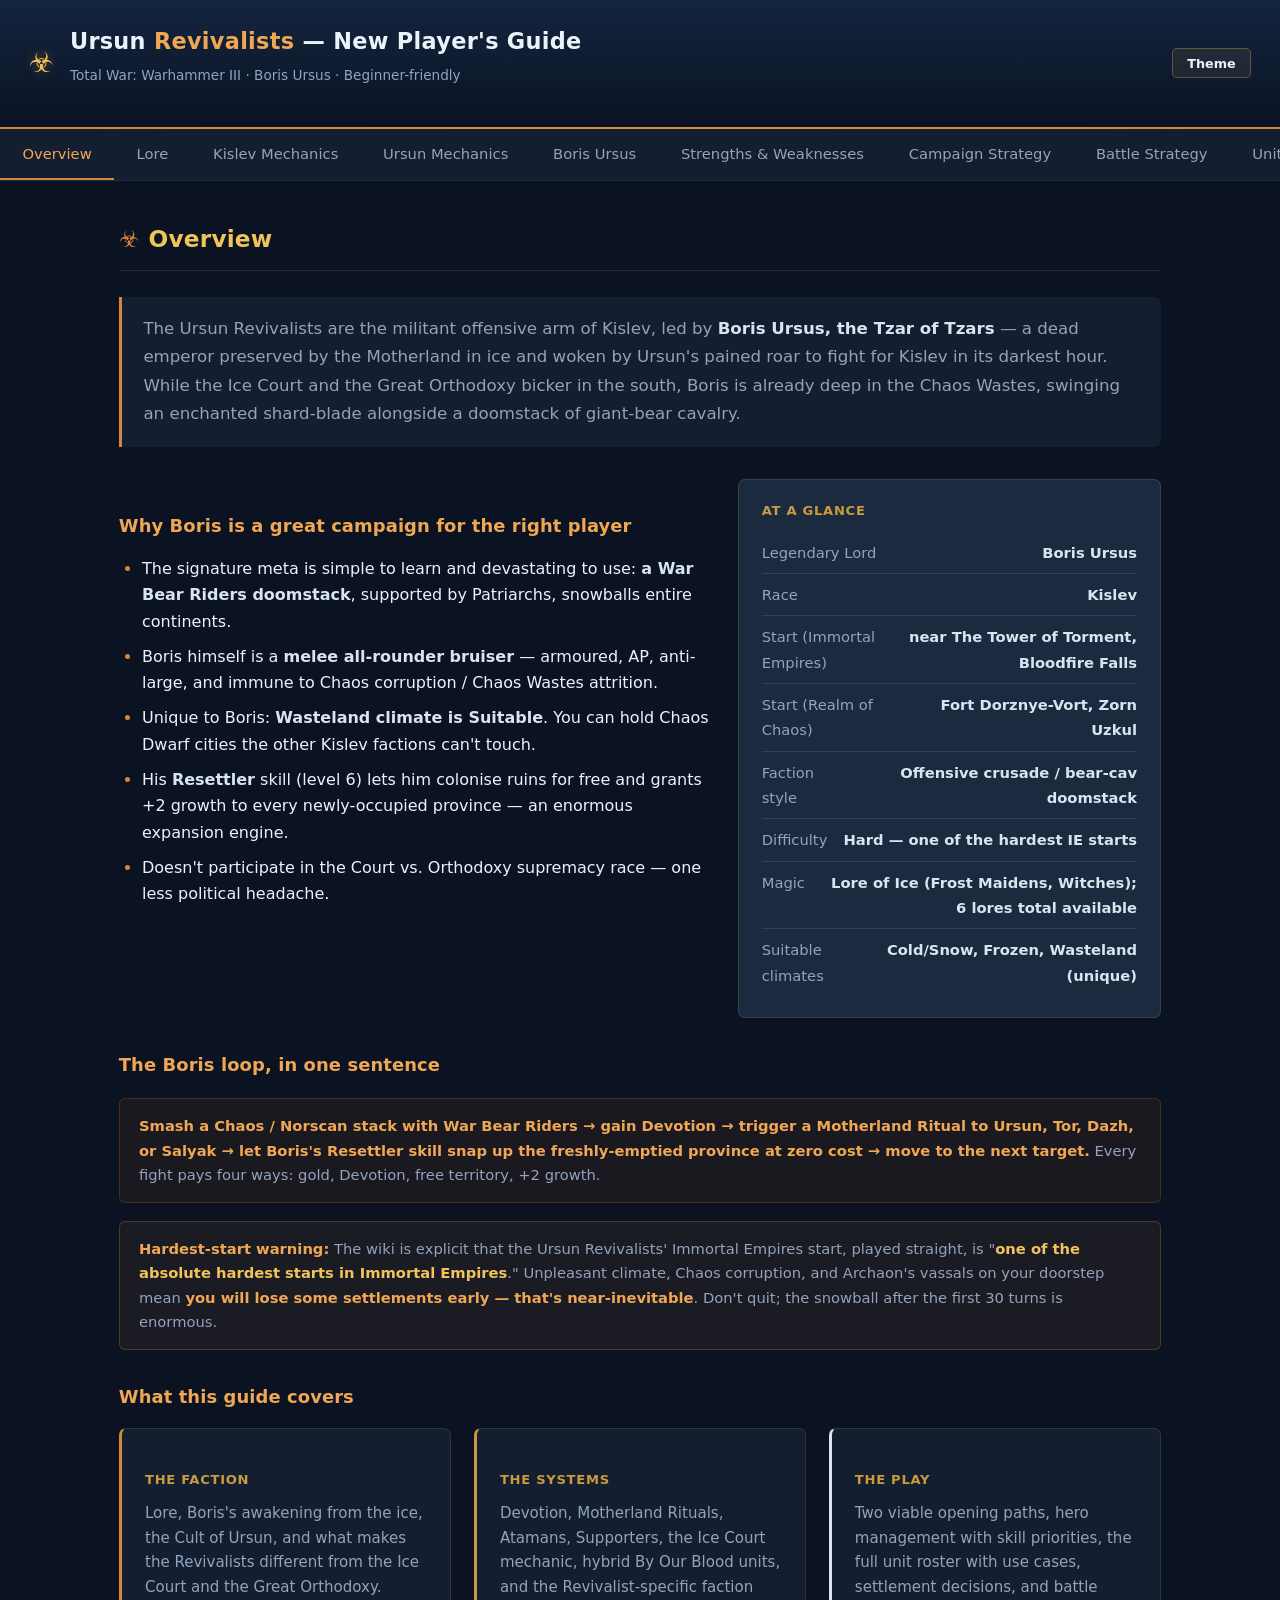
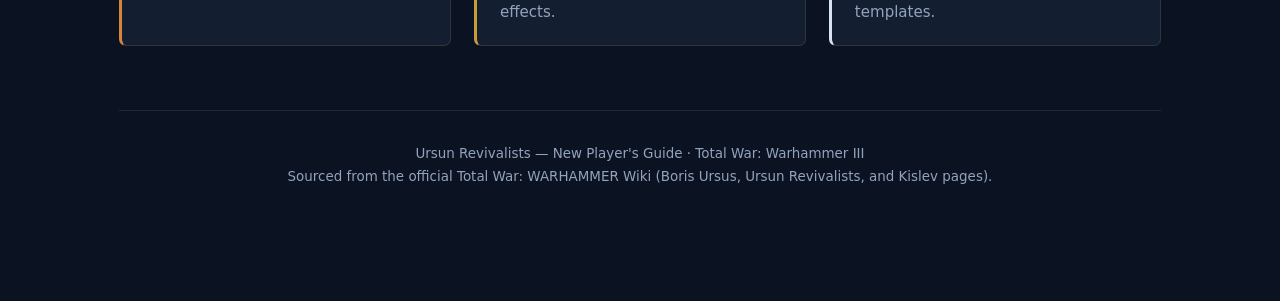
<file: ursun-revivalists/index.html>
<!DOCTYPE html>
<html lang="en">
<head>
<meta charset="UTF-8">
<meta name="viewport" content="width=device-width, initial-scale=1.0">
<title>Ursun Revivalists &mdash; New Player's Guide</title>
<meta name="description" content="A new player's guide to Boris Ursus and the Ursun Revivalists in Total War: Warhammer III. Lore, Kislev mechanics, full unit roster, Atamans, hero management, campaign and battle strategy, settlement decisions, diplomacy, economy, and tech priorities.">

<!-- Open Graph -->
<meta property="og:type" content="website">
<meta property="og:title" content="Ursun Revivalists &mdash; New Player's Guide">
<meta property="og:description" content="A beginner-friendly guide to Boris Ursus and the Ursun Revivalists (Kislev) in Total War: Warhammer III. Lore, mechanics, units, Atamans, strategy, settlement decisions.">
<meta property="og:image" content="titlecard.png">
<meta property="og:image:width" content="1200">
<meta property="og:image:height" content="630">
<meta property="og:image:alt" content="Ursun Revivalists titlecard with the bear-shield over a frost-blue snowfield.">

<!-- Twitter / X -->
<meta name="twitter:card" content="summary_large_image">
<meta name="twitter:title" content="Ursun Revivalists &mdash; New Player's Guide">
<meta name="twitter:description" content="A beginner-friendly guide to Boris Ursus and the Ursun Revivalists in Total War: Warhammer III.">
<meta name="twitter:image" content="titlecard.png">
<meta name="twitter:image:alt" content="Ursun Revivalists titlecard with the bear-shield over a frost-blue snowfield.">
<style>
:root {
    --bg:     #0b1322;
    --sf:     #131e30;
    --sf2:    #1c2a40;
    --sf3:    #243650;
    --ember:  #d4863a;
    --ember2: #f0a754;
    --gold:   #c89b3c;
    --gold2:  #f0c459;
    --frost:  #d8e4f0;
    --tx:     #ecf2fa;
    --mu:     #93a3bd;
    --bdr:    rgba(232,196,89,.14);
    --rune:   #8a4d1d;
    --hdr-1:  #14253f;
    --hdr-2:  #0a1322;
    --hdr-tx: #ecf2fa;
    --hdr-mu: #93a3bd;
    --hdr-btn-bg:    rgba(232,196,89,.08);
    --hdr-btn-bdr:   rgba(232,196,89,.3);
    --hdr-btn-bg-h:  rgba(232,196,89,.18);
}
body.light {
    --bg:     #f3f6fb;
    --sf:     #ffffff;
    --sf2:    #e6ecf5;
    --sf3:    #d3dde9;
    --ember:  #a8541a;
    --ember2: #c66a23;
    --gold:   #8a6a1f;
    --gold2:  #a88029;
    --frost:  #2a2f3a;
    --tx:     #1d2433;
    --mu:     #5d6a80;
    --bdr:    rgba(168,84,26,.18);
    --rune:   #7a3c12;
    --hdr-1:  #e3ecf7;
    --hdr-2:  #cfdbeb;
    --hdr-tx: #15202f;
    --hdr-mu: #4a576c;
    --hdr-btn-bg:    rgba(168,84,26,.06);
    --hdr-btn-bdr:   rgba(168,84,26,.28);
    --hdr-btn-bg-h:  rgba(168,84,26,.14);
}

*{margin:0;padding:0;box-sizing:border-box}

body {
    background:var(--bg); color:var(--tx);
    font-family:'Segoe UI',system-ui,-apple-system,sans-serif;
    font-size:16px; line-height:1.72;
    transition:background .2s,color .2s;
}

/* Header */
header {
    background:linear-gradient(180deg,var(--hdr-1) 0%,var(--hdr-2) 100%);
    padding:1.4rem 1.8rem;
    display:flex; align-items:center; gap:1rem;
    border-bottom:2px solid var(--ember);
    position:relative;
}
header::after{
    content:""; position:absolute; left:0; right:0; bottom:-2px; height:2px;
    background:linear-gradient(90deg,transparent 0%,var(--gold) 50%,transparent 100%);
    opacity:.55;
}
.skull{font-size:1.75rem;line-height:1;color:var(--gold2);text-shadow:0 0 12px rgba(212,134,58,.45)}
body.light .skull{color:var(--ember);text-shadow:0 0 8px rgba(168,84,26,.2)}
header h1{font-size:1.4rem;font-weight:700;letter-spacing:.3px;color:var(--hdr-tx)}
header h1 .accent{color:var(--ember2)}
header p {color:var(--hdr-mu);font-size:.85rem;margin-top:.2rem}
.hdr-right{margin-left:auto;display:flex;gap:.5rem;flex-shrink:0}
.hdr-btn {
    background:var(--hdr-btn-bg);
    border:1px solid var(--hdr-btn-bdr);
    color:var(--hdr-tx); border-radius:5px;
    padding:.4rem .9rem;
    font-size:.8rem; font-weight:600;
    cursor:pointer; transition:all .15s;
    text-decoration:none; display:inline-flex; align-items:center;
    font-family:inherit; line-height:1.2;
}
.hdr-btn:hover{background:var(--hdr-btn-bg-h);border-color:var(--gold)}

/* Nav */
nav {
    background:var(--sf); display:flex;
    overflow-x:auto; border-bottom:1px solid var(--sf2);
    scrollbar-width:none;
    position:sticky; top:0; z-index:10;
}
nav::-webkit-scrollbar{display:none}
nav button {
    background:none; border:none;
    border-bottom:2px solid transparent;
    color:var(--mu); padding:1rem 1.4rem;
    cursor:pointer; font-size:.92rem; font-weight:500;
    white-space:nowrap; transition:color .15s, border-color .15s;
    font-family:inherit;
}
nav button:hover{color:var(--tx)}
nav button.active{color:var(--ember2);border-bottom-color:var(--ember)}

/* Layout */
main{max-width:1100px;margin:0 auto;padding:2.4rem 1.8rem 5rem}
.tab{display:none}
.tab.active{display:block;animation:fade .2s ease}
@keyframes fade{from{opacity:0;transform:translateY(4px)}to{opacity:1;transform:none}}

h2{
    font-size:1.45rem;color:var(--gold2);
    margin-bottom:1.6rem;padding-bottom:.7rem;
    border-bottom:1px solid var(--sf2);
    letter-spacing:.2px;font-weight:700;
}
h2 .rune{color:var(--ember);margin-right:.55rem}
h3{font-size:1.12rem;font-weight:600;color:var(--ember2);margin:2rem 0 .9rem;letter-spacing:.1px}
h4{font-size:.82rem;font-weight:700;color:var(--gold);margin:1.3rem 0 .55rem;text-transform:uppercase;letter-spacing:.7px}

p{margin-bottom:1.05rem}
strong{color:var(--frost);font-weight:600}
em{color:var(--gold2);font-style:normal;font-weight:600}

ul,ol{padding-left:1.45rem;margin-bottom:1.1rem}
li{margin-bottom:.55rem;line-height:1.65}
li::marker{color:var(--ember)}

.lead{
    font-size:1.04rem;color:var(--mu);margin-bottom:2rem;
    padding:1.15rem 1.35rem;background:var(--sf);border-left:3px solid var(--ember);
    border-radius:0 6px 6px 0;line-height:1.7;
}

/* Grid layouts */
.two-col{display:grid;grid-template-columns:1fr 1fr;gap:1.6rem}
.three-col{display:grid;grid-template-columns:repeat(3,1fr);gap:1.4rem}
@media(max-width:780px){.two-col,.three-col{grid-template-columns:1fr}}

/* Cards */
.card{
    background:var(--sf);border-radius:7px;
    padding:1.25rem 1.45rem;margin-bottom:1rem;
    border:1px solid var(--bdr);
}
.card-blood{border-left:3px solid var(--ember)}
.card-brass{border-left:3px solid var(--gold)}
.card-bone{border-left:3px solid var(--frost)}
.card p:last-child,.card ul:last-child,.card ol:last-child{margin-bottom:0}

/* Callouts */
.tip,.warn,.note,.tactic{
    border-radius:6px;padding:.95rem 1.2rem;font-size:.92rem;
    margin:1.1rem 0;color:var(--mu);line-height:1.65;
}
.tip {background:rgba(200,155,60,.07);border:1px solid rgba(200,155,60,.22)}
.tip  strong{color:var(--gold2)}
.warn{background:rgba(212,134,58,.08);border:1px solid rgba(212,134,58,.28)}
.warn strong{color:var(--ember2)}
.note{background:rgba(216,228,240,.05);border:1px solid rgba(216,228,240,.15)}
.note strong{color:var(--frost)}
.tactic{background:rgba(138,77,29,.12);border:1px solid rgba(138,77,29,.4)}
.tactic strong{color:var(--ember2)}

/* Stat lines */
.stat-row{display:flex;justify-content:space-between;padding:.5rem 0;border-bottom:1px solid var(--bdr);gap:1rem}
.stat-row:last-child{border-bottom:none}
.stat-row .label{color:var(--mu)}
.stat-row .val{color:var(--frost);font-weight:600;text-align:right}

/* Tables */
table{width:100%;border-collapse:collapse;margin:1rem 0;font-size:.92rem}
th,td{padding:.85rem 1rem;text-align:left;border-bottom:1px solid var(--sf2);vertical-align:top}
th{color:var(--gold2);font-weight:600;background:var(--sf2);font-size:.78rem;text-transform:uppercase;letter-spacing:.6px}
tr:hover td{background:rgba(232,196,89,.04)}
td .role{display:inline-block;font-size:.7rem;padding:.18rem .55rem;border-radius:3px;font-weight:700;text-transform:uppercase;letter-spacing:.4px}
.role-tank{background:rgba(216,228,240,.15);color:var(--frost)}
.role-melee{background:rgba(212,134,58,.18);color:var(--ember2)}
.role-cav{background:rgba(200,155,60,.18);color:var(--gold2)}
.role-mons{background:rgba(138,77,29,.28);color:#f0b07a}
.role-fast{background:rgba(120,160,200,.18);color:#9bc4ec}
.role-art{background:rgba(140,90,200,.18);color:#c5a4f0}
.role-hero{background:rgba(232,196,89,.15);color:var(--gold2)}
.role-cast{background:rgba(120,200,220,.18);color:#88d3e3}

/* Decision flow (raze / sack / occupy) */
.decision{display:grid;grid-template-columns:repeat(3,1fr);gap:1.2rem;margin:1.4rem 0}
@media(max-width:780px){.decision{grid-template-columns:1fr}}
.choice{
    background:var(--sf);padding:1.3rem 1.45rem;border-radius:7px;
    border:1px solid var(--bdr);border-top:3px solid var(--gold);
}
.choice.raze{border-top-color:var(--ember)}
.choice.sack{border-top-color:var(--gold)}
.choice.occupy{border-top-color:var(--frost)}
.choice h4{margin-top:0;font-size:1.05rem;color:var(--frost);text-transform:none;letter-spacing:.2px}
.choice .verdict{
    margin-top:.85rem;padding:.6rem .8rem;font-size:.86rem;
    background:var(--sf2);border-radius:5px;color:var(--gold2);
    border:1px solid var(--bdr);
}

/* Mechanic blocks */
.mech-grid{display:grid;grid-template-columns:repeat(2,1fr);gap:1.2rem;margin:1.2rem 0}
@media(max-width:780px){.mech-grid{grid-template-columns:1fr}}
.mech{
    background:var(--sf);padding:1.25rem 1.4rem;border-radius:7px;
    border:1px solid var(--bdr);position:relative;
}
.mech-icon{
    position:absolute;top:1.05rem;right:1.05rem;
    font-size:1.5rem;opacity:.35;color:var(--gold);
}
.mech h4{margin-top:0;color:var(--ember2);text-transform:none;letter-spacing:0;font-size:1.04rem}
.mech p:last-child{margin-bottom:0}

/* Pros/cons */
.pc{display:grid;grid-template-columns:1fr 1fr;gap:1.2rem;margin:1rem 0}
@media(max-width:680px){.pc{grid-template-columns:1fr}}
.pc-block{padding:1.15rem 1.35rem;border-radius:6px;background:var(--sf);border:1px solid var(--bdr)}
.pc-pros{border-left:3px solid var(--gold)}
.pc-cons{border-left:3px solid var(--ember)}
.pc-block h4{margin-top:0;font-size:.85rem}
.pc-pros h4{color:var(--gold2)}
.pc-cons h4{color:var(--ember2)}
.pc-block ul{margin-bottom:0;padding-left:1.25rem}
.pc-block li{font-size:.94rem;color:var(--mu);margin-bottom:.5rem;line-height:1.6}

/* Hero block (Boris) */
.hero-block{
    background:linear-gradient(135deg,var(--sf) 0%,var(--sf2) 100%);
    padding:1.6rem 1.75rem;border-radius:8px;
    border:1px solid var(--ember);position:relative;overflow:hidden;
    margin-bottom:1.5rem;
}
.hero-block::before{
    content:"";position:absolute;top:-30px;right:-30px;
    width:140px;height:140px;border-radius:50%;
    background:radial-gradient(circle,rgba(212,134,58,.22),transparent 70%);
}
.hero-name{font-size:1.55rem;color:var(--ember2);font-weight:700;letter-spacing:.5px}
.hero-title{font-size:.9rem;color:var(--gold2);margin-bottom:.95rem;font-style:italic}

/* Tag chips */
.tags{display:flex;flex-wrap:wrap;gap:.45rem;margin:.85rem 0}
.tag{
    font-size:.72rem;padding:.25rem .65rem;border-radius:3px;
    background:var(--sf2);color:var(--mu);border:1px solid var(--bdr);
    text-transform:uppercase;letter-spacing:.5px;font-weight:600;
}
.tag.good{color:var(--gold2);border-color:rgba(200,155,60,.4)}
.tag.bad{color:var(--ember2);border-color:rgba(212,134,58,.4)}

/* Numbered steps */
.steps{counter-reset:step;list-style:none;padding:0;margin:1rem 0}
.steps li{
    counter-increment:step;
    position:relative;padding:.95rem 1.15rem .95rem 3rem;
    background:var(--sf);border-radius:6px;margin-bottom:.7rem;
    border:1px solid var(--bdr);border-left:2px solid var(--gold);
    line-height:1.6;
}
.steps li::before{
    content:counter(step);
    position:absolute;left:.85rem;top:1rem;
    width:1.65rem;height:1.65rem;border-radius:50%;
    background:var(--ember);color:#fff;
    display:flex;align-items:center;justify-content:center;
    font-weight:700;font-size:.82rem;
}

/* Section intro */
.intro-grid{display:grid;grid-template-columns:1.4fr 1fr;gap:1.6rem;margin-bottom:1.5rem}
@media(max-width:780px){.intro-grid{grid-template-columns:1fr}}

/* Quick reference panel */
.qref{
    background:var(--sf2);padding:1.3rem 1.45rem;border-radius:7px;
    border:1px solid var(--bdr);
}
.qref h4{margin-top:0}
.qref .stat-row{font-size:.92rem}

footer{
    text-align:center;padding:2rem 1.5rem;color:var(--mu);font-size:.84rem;
    border-top:1px solid var(--sf2);margin-top:3rem;line-height:1.7;
}
footer a{color:var(--gold);text-decoration:none}
footer a:hover{color:var(--gold2);text-decoration:underline}
</style>
</head>
<body>

<header>
    <span class="skull" aria-hidden="true">&#9763;</span>
    <div>
        <h1>Ursun <span class="accent">Revivalists</span> &mdash; New Player's Guide</h1>
        <p>Total War: Warhammer III &middot; Boris Ursus &middot; Beginner-friendly</p>
    </div>
    <div class="hdr-right">
        <button class="hdr-btn" id="themeBtn" type="button">Theme</button>
    </div>
</header>

<nav id="navBar">
    <button data-tab="overview" class="active">Overview</button>
    <button data-tab="lore">Lore</button>
    <button data-tab="mechanics">Kislev Mechanics</button>
    <button data-tab="ursun">Ursun Mechanics</button>
    <button data-tab="boris">Boris Ursus</button>
    <button data-tab="strengths">Strengths &amp; Weaknesses</button>
    <button data-tab="campaign">Campaign Strategy</button>
    <button data-tab="battle">Battle Strategy</button>
    <button data-tab="roster">Unit Roster</button>
    <button data-tab="heroes">Heroes &amp; Atamans</button>
    <button data-tab="settlements">Raze / Sack / Occupy</button>
    <button data-tab="economy">Diplomacy &amp; Economy</button>
    <button data-tab="tech">Technologies</button>
</nav>

<main>

<!-- ============================================================ OVERVIEW -->
<section class="tab active" id="overview">
    <h2><span class="rune">&#9763;</span>Overview</h2>
    <p class="lead">
        The Ursun Revivalists are the militant offensive arm of Kislev, led by <strong>Boris Ursus, the Tzar of Tzars</strong> &mdash; a dead emperor preserved by the Motherland in ice and woken by Ursun's pained roar to fight for Kislev in its darkest hour. While the Ice Court and the Great Orthodoxy bicker in the south, Boris is already deep in the Chaos Wastes, swinging an enchanted shard-blade alongside a doomstack of giant-bear cavalry.
    </p>

    <div class="intro-grid">
        <div>
            <h3>Why Boris is a great campaign for the right player</h3>
            <ul>
                <li>The signature meta is simple to learn and devastating to use: <strong>a War Bear Riders doomstack</strong>, supported by Patriarchs, snowballs entire continents.</li>
                <li>Boris himself is a <strong>melee all-rounder bruiser</strong> &mdash; armoured, AP, anti-large, and immune to Chaos corruption / Chaos Wastes attrition.</li>
                <li>Unique to Boris: <strong>Wasteland climate is Suitable</strong>. You can hold Chaos Dwarf cities the other Kislev factions can't touch.</li>
                <li>His <strong>Resettler</strong> skill (level 6) lets him colonise ruins for free and grants +2 growth to every newly-occupied province &mdash; an enormous expansion engine.</li>
                <li>Doesn't participate in the Court vs. Orthodoxy supremacy race &mdash; one less political headache.</li>
            </ul>
        </div>
        <div class="qref">
            <h4>At a glance</h4>
            <div class="stat-row"><span class="label">Legendary Lord</span><span class="val">Boris Ursus</span></div>
            <div class="stat-row"><span class="label">Race</span><span class="val">Kislev</span></div>
            <div class="stat-row"><span class="label">Start (Immortal Empires)</span><span class="val">near The Tower of Torment, Bloodfire Falls</span></div>
            <div class="stat-row"><span class="label">Start (Realm of Chaos)</span><span class="val">Fort Dorznye-Vort, Zorn Uzkul</span></div>
            <div class="stat-row"><span class="label">Faction style</span><span class="val">Offensive crusade / bear-cav doomstack</span></div>
            <div class="stat-row"><span class="label">Difficulty</span><span class="val">Hard &mdash; one of the hardest IE starts</span></div>
            <div class="stat-row"><span class="label">Magic</span><span class="val">Lore of Ice (Frost Maidens, Witches); 6 lores total available</span></div>
            <div class="stat-row"><span class="label">Suitable climates</span><span class="val">Cold/Snow, Frozen, Wasteland (unique)</span></div>
        </div>
    </div>

    <h3>The Boris loop, in one sentence</h3>
    <div class="tactic">
        <strong>Smash a Chaos / Norscan stack with War Bear Riders &rarr; gain Devotion &rarr; trigger a Motherland Ritual to Ursun, Tor, Dazh, or Salyak &rarr; let Boris's Resettler skill snap up the freshly-emptied province at zero cost &rarr; move to the next target.</strong>
        Every fight pays four ways: gold, Devotion, free territory, +2 growth.
    </div>

    <div class="warn">
        <strong>Hardest-start warning:</strong> The wiki is explicit that the Ursun Revivalists' Immortal Empires start, played straight, is "<em>one of the absolute hardest starts in Immortal Empires</em>." Unpleasant climate, Chaos corruption, and Archaon's vassals on your doorstep mean <strong>you will lose some settlements early &mdash; that's near-inevitable</strong>. Don't quit; the snowball after the first 30 turns is enormous.
    </div>

    <h3>What this guide covers</h3>
    <div class="three-col">
        <div class="card card-blood">
            <h4>The faction</h4>
            <p style="font-size:.94rem;color:var(--mu);margin:0;line-height:1.65">
                Lore, Boris's awakening from the ice, the Cult of Ursun, and what makes the Revivalists different from the Ice Court and the Great Orthodoxy.
            </p>
        </div>
        <div class="card card-brass">
            <h4>The systems</h4>
            <p style="font-size:.94rem;color:var(--mu);margin:0;line-height:1.65">
                Devotion, Motherland Rituals, Atamans, Supporters, the Ice Court mechanic, hybrid By Our Blood units, and the Revivalist-specific faction effects.
            </p>
        </div>
        <div class="card card-bone">
            <h4>The play</h4>
            <p style="font-size:.94rem;color:var(--mu);margin:0;line-height:1.65">
                Two viable opening paths, hero management with skill priorities, the full unit roster with use cases, settlement decisions, and battle templates.
            </p>
        </div>
    </div>
</section>

<!-- ============================================================ LORE -->
<section class="tab" id="lore">
    <h2><span class="rune">&#9763;</span>Lore &mdash; The Tzar Reborn from the Ice</h2>
    <p class="lead">
        To understand the Revivalists you have to understand two things: who Boris was the first time he died, and what hidden hand kept his body whole until Kislev needed him again.
    </p>

    <h3>Boris Bohka &mdash; the Red Tzar</h3>
    <p>
        Boris Ursus &mdash; born <strong>Boris Bohka</strong>, also called <em>Raddi Bohka</em> and titled the <strong>Red Tzar</strong> &mdash; was a previous Tzar of Kislev, "<em>the Tzar of Tzars, the true believer, reborn to light in Kislev's darkest hour</em>." A formidable warlord and cultural reformer, he was famous in his lifetime as both an implacable general and the Tzar who <strong>revived the Cult of Ursun</strong> and made the bear-god the centre of Kislevite religion. The pious adored him; the soldiery followed him without question.
    </p>
    <p>
        He died &mdash; or so the folk of Kislev believed. Yet his body was claimed by the Motherland herself and laid in <strong>sacred ice</strong> at a hidden site in the cold oblasts, watched over for centuries by the Great Orthodoxy.
    </p>

    <h3>The Awakening</h3>
    <p>
        When the Bear-God Ursun was bound and tortured by the Dark Gods, his roars of pain rolled across the world &mdash; and reached the ice that held Boris. The campaign opens with a hidden Ursunite priest journeying to wake him. The introduction reads:
    </p>
    <p style="font-style:italic;color:var(--mu);padding-left:1rem;border-left:3px solid var(--gold);margin-bottom:1.1rem">
        "Kislev. The bulwark against the darkness. Yet the Motherland suffers, severed from its god. If it is to survive, the nation needs its saviour once more &hellip; If anyone can save the Bear-God of Kislev, it is Ursun's High Priest&hellip; Raddi Bohka&hellip; Boris Ursus."
    </p>

    <div class="warn">
        <strong>The detail that defines him in battle:</strong> Boris is a <em>mortal melee fighter</em>, not a wizard. He has no magic lore. His combat kit is <em>Fury of Ursun</em>, <em>Foe-Seeker</em>, <em>Colossal Strike</em>, and <em>Stand Your Ground!</em> &mdash; bruiser tools, not spells. The faction's magic comes entirely from Frost Maidens / Ice Witches you recruit separately.
    </div>

    <h3>The four Kislev factions &mdash; where the Revivalists fit</h3>
    <p>
        Kislev ships <strong>four playable factions</strong> in Total War: Warhammer III. Knowing they exist helps you read the campaign:
    </p>
    <ul>
        <li><strong>Ursun Revivalists</strong> &mdash; Boris Ursus. The reborn Red Tzar, an offensive faction starting deep in Chaos territory. The faction this guide covers.</li>
        <li><strong>The Ice Court</strong> &mdash; Tzarina Katarin, the Ice Queen. Ice-magic empire, supreme caster lord, aristocratic playstyle.</li>
        <li><strong>The Great Orthodoxy</strong> &mdash; Kostaltyn, Supreme Patriarch of Ursun. The militant Cult of Ursun, prayer-focused.</li>
        <li><strong>Daughters of the Forest</strong> &mdash; Mother Ostankya, the witch-hag of the Forest of Echoes. Hexes and totally different mechanics.</li>
    </ul>
    <p>
        Boris does <em>not</em> participate in the Ice Court vs. Great Orthodoxy supremacy race. He starts with <strong>+30 starting relations with The Ice Court</strong> &mdash; Katarin's faction is your single best diplomatic partner in Kislev.
    </p>

    <div class="note">
        <strong>Why this matters mechanically:</strong> the lore <em>is</em> the mechanics. Devotion fuels Motherland Rituals to the four gods (Ursun, Tor, Dazh, Salyak). Ursun's Roar is a Patriarch's signature battle ability. The +30 with the Ice Court reflects Boris's status as the legitimate former Tzar. The Resettler skill expresses his cultural-reformer past &mdash; the man who once <em>built</em> Kislev knows how to do it again.
    </div>
</section>

<!-- ============================================================ KISLEV MECHANICS -->
<section class="tab" id="mechanics">
    <h2><span class="rune">&#9763;</span>General Kislev Mechanics</h2>
    <p class="lead">
        These five systems apply to every Kislev faction. Master them and you understand the race.
    </p>

    <div class="mech-grid">
        <div class="mech">
            <span class="mech-icon">&#9763;</span>
            <h4>Devotion</h4>
            <p>The Kislev religious resource. <strong>Earned by winning battles against Chaos armies and constructing certain religion buildings.</strong> Lost when you attack other Kislev factions &mdash; <em>and if Devotion gets too low, Chaos armies are more likely to attack you</em>.</p>
            <p style="margin:0"><strong>Spent on:</strong> Motherland Rituals to the four gods (Salyak, Dazh, Ursun, Tor) and on building higher-tier structures.</p>
        </div>

        <div class="mech">
            <span class="mech-icon">&#10052;</span>
            <h4>Motherland Rituals</h4>
            <p><strong>Four faction-level Devotion-funded rituals</strong>, one to each god: <em>Salyak</em> (healing/comfort), <em>Dazh</em> (sun/fire), <em>Ursun</em> (winter/strength), and <em>Tor</em> (storms/vengeance). Each grants powerful temporary bonuses.</p>
            <p style="margin:0">Save your Devotion for the turn you launch a major offensive &mdash; not for a quiet farming run.</p>
        </div>

        <div class="mech">
            <span class="mech-icon">&#9876;</span>
            <h4>Court &amp; Orthodoxy &mdash; Supporters</h4>
            <p>The <strong>Ice Court</strong> (Katarin) and the <strong>Great Orthodoxy</strong> (Kostaltyn) compete for <em>Supporters</em>. More Supporters &rarr; more Kislev minor factions willing to confederate with the winner. Gold and Devotion can also be spent to limit the rival's Supporters.</p>
            <p style="margin:0"><strong>For Boris:</strong> you do <em>not</em> compete in this race directly. Your Supporters earn closer relations with the other two big Kislev factions <em>and add Supporters to The Ice Court</em> (you naturally ally with Katarin).</p>
        </div>

        <div class="mech">
            <span class="mech-icon">&#9874;</span>
            <h4>Atamans</h4>
            <p>A unique kind of Lord. <strong>Atamans don't earn XP &mdash; they gain traits through dilemmas</strong> that enhance whichever region or army they're in. <em>One Ataman per two provinces</em>, recruited <strong>for free</strong>, and they can lead armies into battle.</p>
            <p style="margin:0">If an Ataman dies, you have to recruit a new one &mdash; their accumulated traits are lost.</p>
        </div>
    </div>

    <h3>Three more rules that shape every Kislev campaign</h3>

    <div class="card card-blood">
        <h4>The Ice Court mechanic</h4>
        <p style="margin:0">Ice Witches and Frost Maidens take a long time to train, but when they finally arrive they are <strong>discounted, recruited at higher level, and already come with abilities and traits</strong>. Plan recruitment a few turns ahead &mdash; don't expect an Ice Witch the same turn you click "recruit."</p>
    </div>

    <div class="card card-blood">
        <h4>By Our Blood &mdash; the &quot;second wind&quot;</h4>
        <p style="margin:0">Most Kislev human units (everything except <em>Snow Leopard</em> and <em>Elemental Bear</em>) carry the <strong>By Our Blood</strong> passive. The first time their leadership starts to waver in a battle, they become <em>temporarily unbreakable</em>. This is your buffer against rout cascades &mdash; a mid-fight collapse usually self-rescues once.</p>
    </div>

    <div class="card card-blood">
        <h4>Six lores of magic</h4>
        <p style="margin:0">Kislev spellcasters can access <strong>Lore of Beasts, Lore of Death, Lore of Ice, Lore of Shadows, Lore of Tempest,</strong> and the <strong>Lore of the Hag</strong>. Different lord/hero types unlock different lores. Ice and Tempest are the most flavour-defining; Beasts and Death give you off-meta options if you want to specialise.</p>
    </div>
</section>

<!-- ============================================================ URSUN-SPECIFIC -->
<section class="tab" id="ursun">
    <h2><span class="rune">&#9763;</span>Ursun Revivalists &mdash; Faction-Specific Effects</h2>
    <p class="lead">
        On top of the general Kislev systems, Boris's faction has a tight bundle of unique effects that all push toward the same idea: <em>be the offensive arm of Kislev, fight Chaos personally, and snowball through cheap garrisons and free re-colonisations</em>.
    </p>

    <h3>Faction effects (always-on)</h3>
    <div class="three-col">
        <div class="card card-brass">
            <h4>+30 with The Ice Court</h4>
            <p style="font-size:.94rem;color:var(--mu);margin:0;line-height:1.65">A massive starting diplomatic bonus with Tzarina Katarin's faction. Trade, NAPs, defensive alliance, even confederation later are realistic. <strong>Use it.</strong></p>
        </div>
        <div class="card card-brass">
            <h4>&minus;50% Garrison &amp; Religion building cost</h4>
            <p style="font-size:.94rem;color:var(--mu);margin:0;line-height:1.65">Garrison upgrades and religious buildings cost half. This is how you keep frontier provinces defended without drowning in expenses &mdash; the rest of your treasury can go on military.</p>
        </div>
        <div class="card card-brass">
            <h4>&minus;1 turn capital construction</h4>
            <p style="font-size:.94rem;color:var(--mu);margin:0;line-height:1.65">Province Capital and Settlement buildings finish one turn faster. Compounds with the Resettler skill &mdash; new provinces come online quickly.</p>
        </div>
    </div>
    <div class="three-col" style="margin-top:1rem">
        <div class="card card-brass">
            <h4>+2 recruit rank for War Bear Riders</h4>
            <p style="font-size:.94rem;color:var(--mu);margin:0;line-height:1.65">Every War Bear Rider unit you raise comes out at <strong>rank 3 instead of rank 1</strong>. That's significant XP-bar saving on the unit that defines your doomstack.</p>
        </div>
        <div class="card card-brass">
            <h4>Wasteland climate is Suitable</h4>
            <p style="font-size:.94rem;color:var(--mu);margin:0;line-height:1.65"><strong>Unique to Ursun Revivalists.</strong> The other Kislev factions can't hold Chaos Dwarf provinces; Boris can. This opens an entire alternative campaign direction east into the Dark Lands.</p>
        </div>
        <div class="card card-brass">
            <h4>Boris's army &amp; lord effects</h4>
            <p style="font-size:.94rem;color:var(--mu);margin:0;line-height:1.65">&minus;25% upkeep War Bear Riders, +7 leadership and +9 melee attack vs. Warriors of Chaos / Daemons / Norsca, immune to Chaos corruption and Chaos Wastes attrition. Built to crusade.</p>
        </div>
    </div>

    <h3>How these stack in practice</h3>
    <div class="tactic">
        <strong>Compounding effect:</strong> Boris marches into a Norscan settlement. War Bear Riders (cheaper, recruited at rank 3) shred the garrison. He occupies via Resettler if it's a ruin (free + 2 growth). Garrison upgrades cost half; Religion buildings cost half &mdash; the new province is fortified and Devotion-positive in a couple of turns. Meanwhile, Boris suffers no attrition from the Chaos Wastes climate. Every part of the kit turns the wheel.
    </div>

    <h3>Boris's lord-line bonuses</h3>
    <ul>
        <li><strong>Red Tzar (personal trait):</strong> +7 leadership and +9 melee attack vs. Warriors of Chaos, Daemons of Chaos, and Norsca, plus immunity to Chaos corruption and Chaos Wastes attrition (Boris's army).</li>
        <li><strong>&minus;25% upkeep for War Bear Riders</strong> in his army.</li>
        <li><strong>Resettler (level 6):</strong> Boris can colonise Ruins for <em>zero gold cost</em>, and provinces gain +2 growth on occupation. The fastest expansion engine in Kislev.</li>
        <li><strong>Court &amp; Orthodoxy unlocks</strong> let him gain <em>regeneration</em> while mounted on his Urskin bear &mdash; a major mid-game survivability spike.</li>
    </ul>
</section>

<!-- ============================================================ BORIS -->
<section class="tab" id="boris">
    <h2><span class="rune">&#9763;</span>Boris Ursus</h2>

    <div class="hero-block">
        <div class="hero-name">Boris Ursus</div>
        <div class="hero-title">The Tzar of Tzars &middot; Red Tzar &middot; High Priest of Ursun &middot; Legendary Lord</div>
        <p style="margin:0;color:var(--frost);font-size:.92rem">
            "<em>The Tzar of Tzars, the true believer, reborn to light in Kislev's darkest hour.</em>"
            A melee-focused all-rounder fighter and one of the strongest direct duelists in the Kislev roster.
        </p>
    </div>

    <div class="two-col">
        <div>
            <h3>Combat profile</h3>
            <div class="tags">
                <span class="tag good">Halberd Infantry</span>
                <span class="tag good">Armoured</span>
                <span class="tag good">Armour-Piercing</span>
                <span class="tag good">Anti-Large</span>
                <span class="tag good">Magical Attacks</span>
                <span class="tag good">Frostbite!</span>
                <span class="tag good">Encourage</span>
                <span class="tag good">Hide (forest)</span>
                <span class="tag good">Siege Attacker</span>
                <span class="tag good">Resilience (Snow)</span>
                <span class="tag bad">Mortal HP</span>
                <span class="tag bad">No flight</span>
            </div>
            <ul>
                <li><strong>Stats:</strong> 4,672 HP, 80 Leadership, 50 Melee Attack, 55 Melee Defence, 40 Charge Bonus, 34 Speed.</li>
                <li><strong>Weapon Strength 430</strong> (130 base + <em>300 AP</em>) with +25 vs. Large &mdash; he reliably solos enemy lords and chunks monsters.</li>
                <li><strong>Armour 85 (63.75% reduction)</strong> plus <strong>+15% Missile Resistance</strong>. He absorbs ranged punishment far better than Kostaltyn would.</li>
                <li><strong>Hide (forest):</strong> can ambush from forest tiles &mdash; a quietly powerful campaign-map tool against Norscans who think they're chasing you safely.</li>
                <li><strong>Siege Attacker:</strong> can attack walls/gates without towers or rams &mdash; instant siege battles against Chaos camps.</li>
                <li><strong>Active abilities:</strong> <em>Fury of Ursun</em>, <em>Foe-Seeker</em>, <em>Colossal Strike</em>, <em>Stand Your Ground!</em>; campaign-only <em>Rally!</em></li>
                <li><strong>Passives:</strong> <em>Heroic Resilience</em>, <em>By Our Blood</em>, <em>Wounds</em> (he survives lethal hits and is wounded instead, recovering in Kislev cities).</li>
            </ul>
        </div>
        <div>
            <h3>Weaknesses to respect</h3>
            <div class="pc">
                <div class="pc-block pc-cons" style="grid-column:1 / -1">
                    <h4>The two ways to lose Boris</h4>
                    <ul>
                        <li><strong>Focused artillery and AP missiles.</strong> 4,672 HP and 85 armour are good but not Bloodthirster-tier. Empire Great Cannons, Dwarf Organ Guns, Skaven Ratling Guns, and the like will still remove him if you let them concentrate.</li>
                        <li><strong>Sustained melee swarms.</strong> Melee Defence 55 is fine for picking duels, but standing him in the middle of 200 chaff models for two minutes will chip him down.</li>
                    </ul>
                </div>
            </div>
            <div class="warn">
                <strong>Don't pull him at yellow HP &mdash; pull him at orange HP <em>and</em> if specific units are focusing him.</strong> The <em>Wounds</em> passive means he survives a lethal blow as a wounded character (recovers in friendly territory). What you want to avoid is the second wound in the same battle.
            </div>
        </div>
    </div>

    <h3>Unique items</h3>
    <div class="card card-brass">
        <ul style="margin:0">
            <li><strong>Shard Blade</strong> &mdash; a piece of Ursun's god-shard forged into a halberd. Grants Boris his armour-piercing damage profile and the on-weapon item ability.</li>
            <li><strong>Armour of Ursun</strong> &mdash; ancient bear-themed plate. Grants the on-armour item ability and contributes to his physical resistance package.</li>
        </ul>
    </div>

    <h3>Mounts</h3>
    <ul>
        <li><strong>On foot</strong> &mdash; the default. Hardest to snipe; lowest profile.</li>
        <li><strong>Warhorse</strong> &mdash; faster than foot, less protected. Use for early-game when you need to chase routs.</li>
        <li><strong>Urskin</strong> &mdash; a giant ridden bear. The <em>correct</em> mid-to-late-game choice. With Court &amp; Orthodoxy unlocks you also get <em>regeneration</em> while on Urskin, which fixes Boris's main fragility.</li>
    </ul>

    <h3>Lord Effects (army-wide)</h3>
    <div class="card card-brass">
        <ul style="margin:0">
            <li><strong>Upkeep: &minus;25% for War Bear Riders</strong> (Boris's army).</li>
            <li><strong>Leadership: +7</strong> when fighting Warriors of Chaos, Daemons of Chaos, and Norsca.</li>
            <li><strong>Melee Attack: +9</strong> when fighting Warriors of Chaos, Daemons of Chaos, and Norsca.</li>
            <li><strong>Immune to Chaos corruption</strong> and <strong>Chaos Wastes attrition</strong> (Boris's army only).</li>
        </ul>
    </div>
    <div class="tip">
        <strong>Build implication:</strong> Boris's stack should lean <em>hard</em> into War Bear Riders. Cheaper upkeep, +2 starting recruit rank, his lord effects, and Patriarchs to buff them &mdash; everything in the faction points the same direction.
    </div>

    <h3>Skill tree priorities (in order)</h3>
    <ol class="steps">
        <li><strong>Race to level 6 for Resettler.</strong> Pick fights you can win; Resettler unlocks free Ruin colonisation and +2 growth, the single best skill in the tree. Do this before optimising anything else.</li>
        <li><strong>Yellow combat line.</strong> Weapon strength, armour, charge bonus &mdash; he is your best duelist; lean into it.</li>
        <li><strong>Court &amp; Orthodoxy unlocks for Urskin regeneration.</strong> The mount becomes nearly untouchable in melee.</li>
        <li><strong>Leadership aura range / strength.</strong> Boris's Encourage stacks with army-wide leadership; widening the aura buys you flexible deployments.</li>
        <li><strong>Lightning Strike</strong> when it appears &mdash; lets you isolate Norscan and Chaos stacks before reinforcements arrive.</li>
        <li><strong>Blue line campaign skills.</strong> Movement, replenishment, post-battle income; useful but rank lower than the above.</li>
    </ol>

    <h3>How to use him in battle</h3>
    <ol>
        <li><strong>Deploy Boris near your front line</strong>, behind a screen of Tzar Guard or alongside a wedge of War Bear Riders.</li>
        <li><strong>Open with Stand Your Ground!</strong> on the unit holding the highest-pressure point in your line.</li>
        <li><strong>Charge into the enemy lord or biggest single-entity threat.</strong> Use <em>Foe-Seeker</em> to lock onto it, then <em>Fury of Ursun</em> for the AoE damage. With Shard Blade's small range, stay <em>in</em> the blob &mdash; don't try to peel chasers.</li>
        <li><strong>Colossal Strike</strong> for finishing a wounded large target &mdash; the alpha damage breaks routs.</li>
        <li><strong>Rally! is a campaign-only ability</strong> &mdash; use it to keep wavering Bear Riders pinned in melee one more critical second.</li>
        <li><strong>If the line is collapsing, pull him to a flank.</strong> Wounded recovery is fine; a permanent loss is not.</li>
    </ol>
</section>

<!-- ============================================================ STRENGTHS / WEAKNESSES -->
<section class="tab" id="strengths">
    <h2><span class="rune">&#9763;</span>Faction Strengths &amp; Weaknesses</h2>

    <div class="pc">
        <div class="pc-block pc-pros">
            <h4>Strengths</h4>
            <ul>
                <li><strong>War Bear Riders are a doomstack-tier unit.</strong> Anti-large AP attacks, monstrous mass, high HP, and they cover most Kislev weaknesses by themselves.</li>
                <li><strong>Boris is a legitimate duelist.</strong> Halberd-class anti-large with 300 AP damage; he kills enemy lords on the charge.</li>
                <li><strong>Wasteland-suitable climate</strong> is unique to Ursun Revivalists &mdash; you can crusade through Chaos Dwarf lands no other Kislev faction can hold.</li>
                <li><strong>Resettler skill</strong> turns every razed Norscan or Chaos border province into free territory.</li>
                <li><strong>+30 starting relations with The Ice Court</strong> &mdash; your immediate diplomatic anchor.</li>
                <li><strong>Cheap garrisons / religion buildings</strong> mean fortified frontiers without breaking the treasury.</li>
                <li><strong>Hybrid ranged/melee infantry</strong> (Streltsi, Kossars) gives the army real flexibility on the approach phase.</li>
                <li><strong>By Our Blood</strong> across most units gives you a one-time rout-immunity buffer per battle.</li>
                <li><strong>Six lores of magic</strong> available across the various caster heroes &mdash; Ice and Tempest do most of the work.</li>
            </ul>
        </div>
        <div class="pc-block pc-cons">
            <h4>Weaknesses</h4>
            <ul>
                <li><strong>One of the hardest IE starts.</strong> Surrounded by Archaon's vassals; unpleasant climate; Chaos corruption; you <em>will</em> lose settlements early.</li>
                <li><strong>No flying units in the entire roster.</strong> Backline targets must be reached by cavalry, never by air.</li>
                <li><strong>No magic-using lord by default.</strong> Boris isn't a caster; you have to recruit Frost Maidens / Witches separately.</li>
                <li><strong>Only Boris is immune to Chaos Wastes attrition.</strong> Secondary armies suffer in the very lands you most want to crusade through.</li>
                <li><strong>No allies to the north.</strong> The Realm of Chaos start is largely friendless; Immortal Empires has potential Dwarf allies but only at distance.</li>
                <li><strong>Streltsi expensive vs. unarmoured enemies.</strong> Their AP damage is wasted on light targets &mdash; consider matchups before recruiting four of them.</li>
                <li><strong>Doesn't compete in the Court vs. Orthodoxy supremacy race.</strong> Fewer Devotion-driven faction-wide political plays available.</li>
            </ul>
        </div>
    </div>

    <h3>Who you should fear and why</h3>
    <table>
        <tr><th>Threat</th><th>Why they're dangerous</th><th>Counter</th></tr>
        <tr><td><strong>Warhost of the Apocalypse / Archaon's vassals</strong></td><td>Heavily-armoured Warriors of Chaos right next to your starting army; they hit hard and don't break easily</td><td>Streltsi for the AP damage; War Bear Riders for the anti-large; Boris's +9 melee attack vs. Chaos closes the gap</td></tr>
        <tr><td><strong>Wintertooth / Norscan factions</strong></td><td>Mammoths, Frost-Wyrms, fast cavalry on snow</td><td>War Bear Riders shred monstrous infantry; Little Grom for Mammoths; Patriarchs for replenishment between battles</td></tr>
        <tr><td><strong>Clan Moulder</strong></td><td>Cheap Skaven swarms and monstrous flesh-hounds outproduce you economically</td><td>Tzar Guard with shields anchors; cycle-charge with War Bear Riders; don't get drawn into long battles</td></tr>
        <tr><td><strong>Chaos Dwarfs</strong></td><td>Heavily-armoured infantry, artillery, magic; Wasteland is their home turf</td><td>Wasteland is also <em>your</em> climate; Streltsi alpha-strike their casters; ally with regular Dwarfs to share the front</td></tr>
        <tr><td><strong>Tzeentch / Daemons of Chaos</strong></td><td>Magic damage you have no in-army dispel for early game</td><td>Recruit a Frost Maiden as soon as possible &mdash; the Lore of Ice slows let you mass-melee their casters</td></tr>
        <tr><td><strong>Grimgor's 'Ardboyz / Greenskins</strong></td><td>Numbers and Waaagh!-stack momentum</td><td>Tzar Guard anvil + War Bear flank; By Our Blood lets you survive the leadership dip</td></tr>
    </table>
</section>

<!-- ============================================================ CAMPAIGN STRATEGY -->
<section class="tab" id="campaign">
    <h2><span class="rune">&#9763;</span>Campaign Strategy</h2>
    <p class="lead">
        Two viable openings depending on whether you want a hard fight or a smart pivot. Both end the same way: a Bear-cavalry crusade north into the Chaos Wastes once Kislev is unified behind Katarin (whom you'll help confederate).
    </p>

    <h3>Immortal Empires &mdash; the offensive opening</h3>
    <div class="note">
        <strong>Starting position:</strong> near <em>The Tower of Torment, Bloodfire Falls</em> &mdash; far north, deep in Chaos territory. <strong>Main threats:</strong> Warhost of the Apocalypse, Legion of Chaos, Grimgor's 'Ardboyz, Bonerattlaz, Clan Moulder, Challengers of Khorne, Tallymen of Pestilence.
    </div>
    <ol class="steps">
        <li><strong>Turn 1:</strong> capture the nearby minor settlement. Don't dawdle &mdash; the AI armies around you scale faster if you're passive.</li>
        <li><strong>Turn 2&ndash;5:</strong> consolidate the immediate area. Use Boris as your single hammer; auto-resolve smaller Chaos warbands with War Bear Riders only when the odds are clearly in your favour.</li>
        <li><strong>Hire your first Ataman</strong> immediately. Free recruitment, traits via dilemmas. Park them in your most contested province for the regional buffs.</li>
        <li><strong>Diplomacy turn 1:</strong> trade with anyone southerly who'll take it &mdash; the Empire, Dwarfs, fellow Kislev. Cash in the +30 with The Ice Court.</li>
        <li><strong>Race Boris to level 6 for Resettler.</strong> Pick fights against weak Chaos minors specifically to bank XP.</li>
        <li><strong>By turn ~15:</strong> you'll have lost <em>some</em> settlements &mdash; that's expected. Don't quit. Once Resettler is online and you have one or two upgraded War Bear Rider units, the snowball begins.</li>
        <li><strong>Take out Archaon early if possible.</strong> He is on your hitlist for victory and is best killed before he establishes a power base.</li>
    </ol>

    <h3>Immortal Empires &mdash; the &quot;Cylostra Direfin&quot; pivot</h3>
    <div class="tactic">
        <strong>The alternative opening: don't fight Archaon. Just leave.</strong> The wiki spells this out as a legitimate strategy. <em>Retreat south across the Frozen Sea</em>, build up your economy against weaker minor Norsca and Skaven, encounter the Ice Court and Ropsmenn Clan for diplomatic relations, and snap up the <strong>Frozen Landing</strong> ruin south of your starting location as your real first base. The Norscan Dwarfs may even survive long enough to be a useful ally; if they don't, you take over their dwarfholds.
    </div>
    <p style="margin-top:1rem">
        Either path works. The offensive path is more rewarding if you pull it off; the pivot is significantly easier and lets you confederate Kislev before crusading.
    </p>

    <h3>Realm of Chaos &mdash; Fort Dorznye-Vort start</h3>
    <p>
        You begin east of Kislev proper, in <strong>Zorn Uzkul</strong>. No Kislevite opponents nearby, so attacking other Kislev factions (which costs you Devotion) isn't even a temptation. Your enemies are <em>Ogres, Skaven, Greenskins, and Chaos Dwarfs</em>.
    </p>
    <ul>
        <li><strong>Secure Zorn Uzkul and the High Pass</strong> &mdash; solid initial moves, defensible terrain.</li>
        <li><strong>Consider an early strike on the Legion of the Gorequeen.</strong> Hurts massively but helps Kislev proper survive longer; holding the Goromadny is hard and attracts Chaos like a magnet.</li>
        <li><strong>Crusade through Chaos Dwarf lands.</strong> Their Wasteland is <em>Suitable</em> for you, and they'll wipe out the Dwarfs (your best potential ally) if you don't intervene.</li>
        <li><strong>Try to ally with the regular Dwarfs.</strong> Trade route west to Kislev, plus access to their artillery / Irondrakes makes the rest of the campaign easier.</li>
    </ul>

    <h3>The mid-game pattern</h3>
    <div class="tactic">
        <strong>Boris + 1 Bear-doomstack + 1 reserve army + Ataman-led garrisons.</strong> Boris is your offensive spear; a second Boyar army with War Bear Riders mops up behind him; Atamans hold provinces and don't move. Push Devotion high enough to fire Motherland Rituals timed to your offensives.
    </div>

    <h3>Kislev confederation</h3>
    <p>
        Helping Katarin secure political supremacy over Kostaltyn is easier for Boris because of the +30 Ice Court relations. Once Katarin (or Kostaltyn) wins the Court vs. Orthodoxy race and confederates the loser, <strong>you should be in a strong enough position to confederate the winner soon afterwards</strong>. Don't wait too long &mdash; both will likely be wiped out by mid-to-late campaign if left alone.
    </p>

    <div class="warn">
        <strong>Revival quirk:</strong> if you lose your faction and want to revive it, you cannot raise the rebellion at <em>The Tower of Torment</em>. The only valid place is the <strong>Novchozy</strong> settlement.
    </div>

    <h3>Endgame &amp; victory</h3>
    <p>
        <strong>Short Campaign Victory:</strong> occupy/loot/raze/sack <em>30 different settlements</em> and destroy the <em>Warhost of the Apocalypse</em> and <em>Bloody Sword</em> factions. <strong>Long Campaign Victory:</strong> 70 different settlements and destroy the <em>Legion of Chaos</em> and <em>The Ecstatic Legions</em>. Both rely on the same core: Boris's bear stack rolling north through the Chaos Wastes.
    </p>
</section>

<!-- ============================================================ BATTLE STRATEGY -->
<section class="tab" id="battle">
    <h2><span class="rune">&#9763;</span>Battle Strategy</h2>
    <p class="lead">
        Kislev battles are <strong>combined-arms set-pieces</strong>: hybrid infantry up front, gunpowder behind, bear cavalry on the wings, magic and prayers from the support layer. With Boris specifically, the decisive unit is almost always the <strong>War Bear Riders</strong>.
    </p>

    <h3>The Boris doomstack template (~20 units)</h3>
    <table>
        <tr><th>Slot</th><th>Composition</th><th>Role</th></tr>
        <tr><td>1</td><td>Boris Ursus (on Urskin)</td><td>Lord &mdash; duelist, leadership aura, regen on Urskin</td></tr>
        <tr><td>1&ndash;2</td><td>Patriarchs of Ursun</td><td>Embed for replenishment, leadership, charge bonuses; Ursun's Roar &amp; Salyak's Lullaby</td></tr>
        <tr><td>0&ndash;1</td><td>Frost Maiden</td><td>Optional Lore of Ice support &mdash; slows + AoE damage</td></tr>
        <tr><td>2&ndash;3</td><td>Armoured Kossars (axe &amp; shield)</td><td>Frontline anchor; absorb the missile phase</td></tr>
        <tr><td>2&ndash;3</td><td>Tzar Guard (with shields)</td><td>Anvil for cavalry charge; defend the Streltsi line</td></tr>
        <tr><td>2&ndash;3</td><td>Streltsi</td><td>AP gunpowder vs. armoured enemies; switch to bardiche melee at contact</td></tr>
        <tr><td>5&ndash;7</td><td>War Bear Riders</td><td><strong>The doomstack core.</strong> Anti-large AP, monstrous mass</td></tr>
        <tr><td>0&ndash;1</td><td>Elemental Bear of Ursun</td><td>Late-game; Patriarch can keep it healed</td></tr>
        <tr><td>0&ndash;1</td><td>Little Grom</td><td>Vs. Mammoths and gunpowder lines</td></tr>
    </table>

    <div class="tip">
        <strong>Why so many bears?</strong> War Bear Riders alone cover Kislev's main weaknesses &mdash; they plow through infantry, tear apart enemy monsters with anti-large AP, and resist ranged fire better than Tzar Guard. With Boris's &minus;25% upkeep on them and +2 recruit rank, the unit is objectively a better build in his army than in any other Kislev lord's.
    </div>

    <h3>Standard battle plan</h3>
    <ol class="steps">
        <li><strong>Deploy in a U-shape.</strong> Armoured Kossars and Tzar Guard form the line; Streltsi slightly behind and slightly elevated; War Bear Riders on the outside flanks; Boris and Patriarchs central-rear.</li>
        <li><strong>Streltsi alpha-strike</strong> the highest-armour target on the field as it commits to the approach &mdash; usually an enemy lord or elite unit.</li>
        <li><strong>By Our Blood is your free panic save.</strong> Don't burn it intentionally; trust your line to ride out the first leadership dip.</li>
        <li><strong>Cycle-charge War Bear Riders</strong> from the flanks. They have the mass to break a charge but suffer if pinned for too long &mdash; charge, retreat, reform, charge again.</li>
        <li><strong>Boris drives at the enemy lord</strong> with Foe-Seeker + Fury of Ursun. He scales his damage with his AP profile; he kills lords reliably.</li>
        <li><strong>Patriarchs cast Ursun's Roar</strong> in the centre of melee for the army-wide combat boost; <em>Salyak's Lullaby</em> heals your high-HP bears in mid-battle.</li>
        <li><strong>Frost Maiden (if present) drops slows</strong> on enemy cavalry charges or clumped infantry. Save winds-of-magic for the worst threat, not for chip damage.</li>
        <li><strong>Cavalry chase the rout.</strong> No fliers, so don't let backline survivors escape on foot &mdash; pursue with Bear Riders or Ungol Horse Archers.</li>
    </ol>

    <h3>Specific matchups</h3>

    <div class="three-col">
        <div class="card card-blood">
            <h4>vs. Norsca / Chaos warbands</h4>
            <p style="font-size:.94rem;color:var(--mu);margin:0;line-height:1.65">
                Streltsi shred Chaos Warriors. War Bear Riders handle Mammoths and Trolls. Patriarch keeps the bears healed. Boris's +9 melee attack vs. Chaos closes any remaining gap. <strong>Your bread-and-butter.</strong>
            </p>
        </div>
        <div class="card card-blood">
            <h4>vs. Tzeentch / Daemons</h4>
            <p style="font-size:.94rem;color:var(--mu);margin:0;line-height:1.65">
                Bring a Frost Maiden &mdash; the dispels matter and Lore of Ice slows daemonic chaff effectively. Streltsi alpha-strike Lords of Change. Don't auto-resolve.
            </p>
        </div>
        <div class="card card-blood">
            <h4>vs. Chaos Dwarfs</h4>
            <p style="font-size:.94rem;color:var(--mu);margin:0;line-height:1.65">
                Their armour is brutal &mdash; Streltsi-heavy stack required. War Bear Riders dive their artillery from the flanks. Patriarchs heal-tank.
            </p>
        </div>
        <div class="card card-blood">
            <h4>vs. Cavalry-heavy (Bretonnia / Empire)</h4>
            <p style="font-size:.94rem;color:var(--mu);margin:0;line-height:1.65">
                Tzar Guard with shields is a great anvil for incoming charges. War Bear Riders counter-charge their lancers. Boris hunts the lord.
            </p>
        </div>
        <div class="card card-blood">
            <h4>vs. Greenskin / Skaven swarms</h4>
            <p style="font-size:.94rem;color:var(--mu);margin:0;line-height:1.65">
                Numbers war &mdash; Tzar Guard anchors, By Our Blood saves the day, War Bear Riders break the morale of the cheap units en masse.
            </p>
        </div>
        <div class="card card-blood">
            <h4>vs. Ranged-heavy (Wood Elves, Skaven slings)</h4>
            <p style="font-size:.94rem;color:var(--mu);margin:0;line-height:1.65">
                Force open ground. Ungol Horse Archers harass and pull archers out of position. Don't let battles drag &mdash; their ammo eventually wins long fights.
            </p>
        </div>
    </div>

    <h3>Auto-resolve advice</h3>
    <div class="tip">
        Boris's stack <strong>auto-resolves well</strong> against weak-but-numerous foes (Greenskins, Beastmen, Norscan minors). <strong>Always manually fight</strong> against Chaos Dwarfs, gunpowder lines, and any battle where Streltsi or Frost Maidens are doing the heavy lifting &mdash; the auto-resolver undervalues alpha-strike gunpowder.
    </div>
</section>

<!-- ============================================================ ROSTER -->
<section class="tab" id="roster">
    <h2><span class="rune">&#9763;</span>Unit Roster</h2>
    <p class="lead">
        Kislev's roster is built around <strong>hybrid melee/ranged infantry</strong>, <strong>strong cavalry including monstrous bears</strong>, and Ice/Tempest magic from caster heroes. <em>There are no flying units.</em> The signature units are <strong>War Bear Riders</strong>, <strong>Streltsi</strong>, <strong>Tzar Guard</strong>, and the <strong>Elemental Bear of Ursun</strong>.
    </p>

    <h3>Lords &amp; Heroes</h3>
    <table>
        <tr><th>Unit</th><th>Type</th><th>Strengths</th><th>Weaknesses</th><th>Use case</th></tr>
        <tr>
            <td><strong>Boris Ursus</strong></td>
            <td><span class="role role-hero">Combat LL</span></td>
            <td>AP halberd, anti-large, armoured, missile-resist, Hide (forest), Resettler</td>
            <td>Mortal HP, no flight, no magic</td>
            <td>Always &mdash; main army anchor &amp; expansion engine</td>
        </tr>
        <tr>
            <td><strong>Boyar (generic Lord)</strong></td>
            <td><span class="role role-hero">Mortal Lord</span></td>
            <td>Solid duelist; cheap; mounted</td>
            <td>No magic; modest stats vs. Boris</td>
            <td>2nd / 3rd army leader; screen and recruit</td>
        </tr>
        <tr>
            <td><strong>Frost Maiden</strong></td>
            <td><span class="role role-cast">Caster Lord</span></td>
            <td>Lore of Ice (slows, freezes); Ice Court mechanic discounts</td>
            <td>Fragile; recruitment lead-time</td>
            <td>2nd army or in Boris's stack vs. magic-heavy enemies</td>
        </tr>
        <tr>
            <td><strong>Ataman</strong></td>
            <td><span class="role role-hero">Free Lord</span></td>
            <td>Free recruitment; traits via dilemmas; can lead armies or buff regions</td>
            <td>No XP gain; permanent loss on death</td>
            <td>One per two provinces &mdash; non-negotiable</td>
        </tr>
        <tr>
            <td><strong>Patriarch (of Ursun)</strong></td>
            <td><span class="role role-hero">Combat-Priest Hero</span></td>
            <td>Ursun's Roar (army-wide combat buff), Salyak's Lullaby (heal)</td>
            <td>Slow on foot; modest personal damage</td>
            <td>Embed in every Bear stack &mdash; replenishment + leadership</td>
        </tr>
        <tr>
            <td><strong>Ice Witch</strong></td>
            <td><span class="role role-cast">Caster Hero</span></td>
            <td>Lore of Ice; cheaper than a Frost Maiden Lord</td>
            <td>No melee value; squishy</td>
            <td>Magic support hero; dispels in tough magic matchups</td>
        </tr>
    </table>

    <h3>Infantry</h3>
    <table>
        <tr><th>Unit</th><th>Type</th><th>Strengths</th><th>Weaknesses</th><th>Use case</th></tr>
        <tr>
            <td><strong>Kossars (axe &amp; bow)</strong></td>
            <td><span class="role role-melee">Hybrid Inf</span></td>
            <td>Bow until contact, axe in melee; flexible</td>
            <td>Master of nothing; light armour</td>
            <td>Tier-1 line; replace by mid-game</td>
        </tr>
        <tr>
            <td><strong>Armoured Kossars (axe &amp; shield)</strong></td>
            <td><span class="role role-tank">Anchor</span></td>
            <td>Shielded melee; missile-resistant; By Our Blood</td>
            <td>Damage is mediocre</td>
            <td>The frontline anchor. 2&ndash;4 in your stack.</td>
        </tr>
        <tr>
            <td><strong>Streltsi</strong></td>
            <td><span class="role role-art">AP Gunpowder Hybrid</span></td>
            <td>AP missile (handgun + axe-blade buttstock); switch to melee at contact</td>
            <td><strong>Expensive</strong>; less return vs. unarmoured enemies; ammo limit</td>
            <td>2&ndash;3 vs. armoured matchups; consider matchups before over-recruiting</td>
        </tr>
        <tr>
            <td><strong>Tzar Guard (with shields)</strong></td>
            <td><span class="role role-tank">Elite Anvil</span></td>
            <td>Heavy armour + shield; excellent defence for the ranged line</td>
            <td>Slow; not the highest damage</td>
            <td>Anvil for cavalry; protect Streltsi behind them</td>
        </tr>
        <tr>
            <td><strong>Kossovite Dservatii</strong></td>
            <td><span class="role role-melee">Anti-Large Elite</span></td>
            <td>AP, anti-large, lynx-pelt; vanguard deploy</td>
            <td>Fragile if pinned</td>
            <td>1&ndash;2 vs. monster-heavy enemies</td>
        </tr>
    </table>

    <h3>Cavalry</h3>
    <table>
        <tr><th>Unit</th><th>Type</th><th>Strengths</th><th>Weaknesses</th><th>Use case</th></tr>
        <tr>
            <td><strong>Ungol Horse Archers</strong></td>
            <td><span class="role role-fast">Skirmisher Cav</span></td>
            <td>Mobile harassment; long range; cheap</td>
            <td>Fragile in melee; small ammo</td>
            <td>Counter ranged units; pursuit cavalry</td>
        </tr>
        <tr>
            <td><strong>Winged Lancers</strong></td>
            <td><span class="role role-cav">Shock Cav</span></td>
            <td>Massive charge bonus; armoured; counter-charge specialist</td>
            <td>Low melee defence after charge spent</td>
            <td>Cycle-charge the flanks</td>
        </tr>
        <tr>
            <td><strong>Gryphon Legion</strong></td>
            <td><span class="role role-cav">Elite Shock Cav</span></td>
            <td>Highest charge in the cavalry roster; magical attacks</td>
            <td>Expensive; small unit count</td>
            <td>1&ndash;2 per army in late game; alpha-charge hammer</td>
        </tr>
        <tr>
            <td><strong>War Bear Riders</strong></td>
            <td><span class="role role-mons">Monstrous Cav</span></td>
            <td><strong>The signature unit.</strong> Anti-large AP, monstrous mass, high HP, terror</td>
            <td>Slower than horse cav; AP-light per model</td>
            <td>5&ndash;7 in Boris's doomstack &mdash; the campaign's central unit</td>
        </tr>
    </table>

    <h3>Monsters &amp; war machines</h3>
    <table>
        <tr><th>Unit</th><th>Type</th><th>Strengths</th><th>Weaknesses</th><th>Use case</th></tr>
        <tr>
            <td><strong>Elemental Bear of Ursun</strong></td>
            <td><span class="role role-mons">Elite Monster</span></td>
            <td>Massive HP, magical attacks, terror; <em>Patriarchs can heal it</em></td>
            <td>Single entity; no By Our Blood</td>
            <td>1 in late-game stacks; Boris-flavoured</td>
        </tr>
        <tr>
            <td><strong>Snow Leopard</strong></td>
            <td><span class="role role-fast">Fast Monster</span></td>
            <td>Fast; anti-infantry; low cost</td>
            <td>Light; no By Our Blood</td>
            <td>Hero mount option; situational raider unit</td>
        </tr>
        <tr>
            <td><strong>Little Grom</strong></td>
            <td><span class="role role-art">Cannon</span></td>
            <td>Long-range AP cannon; great vs. monsters and Mammoths</td>
            <td>Slow; ammo limit; vulnerable to dive cavalry</td>
            <td>1&ndash;2 vs. Norscan monster armies, Chaos Dwarfs, Empire</td>
        </tr>
    </table>

    <div class="tip">
        <strong>Doomstack note:</strong> a "Boris stack" is normally 2 Armoured Kossars, 2 Tzar Guard, 2 Streltsi, 5&ndash;7 War Bear Riders, 1 Elemental Bear, 1&ndash;2 Patriarchs, optional Frost Maiden, plus Boris on Urskin. Add a Little Grom against Mammoth-heavy Norscan stacks; subtract a Streltsi against unarmoured swarms.
    </div>
    <div class="tactic">
        <strong>Boris-army synergy:</strong> &minus;25% upkeep War Bear Riders + +2 recruit rank + Patriarch's Salyak's Lullaby + Boris's +9 melee attack vs. Chaos all stack. Bear Riders are objectively a better build in his army than in any other Kislev lord's &mdash; lean into it.
    </div>
</section>

<!-- ============================================================ HEROES & ATAMANS -->
<section class="tab" id="heroes">
    <h2><span class="rune">&#9763;</span>Heroes &amp; Atamans &mdash; Management Guide</h2>
    <p class="lead">
        Kislev has a deep hero economy. Atamans (free unique Lords) hold provinces and lead armies; Patriarchs ride with War Bear stacks; Ice Witches and Frost Maidens cast across six lores of magic; Boyars lead your secondary armies. <em>If you ignore the hero layer you are playing the faction at half power.</em>
    </p>

    <h3>The five hero / lord categories &mdash; what they're for</h3>
    <div class="mech-grid">
        <div class="mech">
            <h4>Atamans (free unique Lords)</h4>
            <p>Recruited <strong>for free</strong>, capped at <em>one per two provinces</em>. They <strong>do not earn XP</strong>; instead, they gain traits through dilemmas that enhance the current region or army. <em>Can lead armies into battle</em> or sit in a province as a buff.</p>
            <p style="margin:0"><strong>Rule of thumb:</strong> hire one the moment you cross the province threshold. Park them where they're most useful right now &mdash; and keep them <em>alive</em>, because death loses all accumulated traits.</p>
        </div>
        <div class="mech">
            <h4>Patriarchs (combat-priest heroes)</h4>
            <p>Embed in armies. Their primary job is to <strong>lead War Bear cavalry stacks</strong> &mdash; <em>Ursun's Roar</em> for the army-wide combat boost, <em>Salyak's Lullaby</em> to heal your high-HP bears in mid-battle.</p>
            <p style="margin:0"><strong>Rule of thumb:</strong> 1&ndash;2 Patriarchs per Bear-heavy army. They also provide replenishment, leadership, and charge bonuses to War Bear Riders specifically.</p>
        </div>
        <div class="mech">
            <h4>Frost Maidens (caster Lords)</h4>
            <p>Lore of Ice (and other lores depending on unlocks). <strong>Slow</strong> enemies, <strong>freeze</strong> cavalry, lay down AoE damage on clumps. The Ice Court mechanic means they're <em>slow to recruit but arrive at higher rank with abilities pre-loaded</em>.</p>
            <p style="margin:0"><strong>Rule of thumb:</strong> queue one early; she'll arrive when you need her. Use as a 2nd-army Lord, or embed in Boris's stack vs. magic-heavy matchups.</p>
        </div>
        <div class="mech">
            <h4>Ice Witches (caster heroes)</h4>
            <p>Cheaper Lore of Ice support hero. Same Ice Court recruitment quirk. The dispel value alone justifies one in any army facing Tzeentch or Lizardmen.</p>
            <p style="margin:0"><strong>Rule of thumb:</strong> one in your second army for dispels; replace with a Patriarch in your bear-doomstack.</p>
        </div>
    </div>
    <div class="mech-grid">
        <div class="mech">
            <h4>Boyars (generic combat Lords)</h4>
            <p>Pure-melee duelists. Less expensive than Boris, mountable, no magic. Perfect for <strong>leading secondary armies</strong> or holding garrisons.</p>
            <p style="margin:0"><strong>Rule of thumb:</strong> one Boyar Lord per supplementary army. Don't try to make him do Boris's job &mdash; cheaper, simpler kit.</p>
        </div>
        <div class="mech">
            <h4>Combat heroes (where applicable)</h4>
            <p>Use combat-style Patriarchs and Boyars in <strong>army-embed</strong> roles, and as <strong>campaign-map agents</strong> &mdash; assault enemy heroes, intercept armies, embed in friendly stacks for buffs.</p>
            <p style="margin:0"><strong>Rule of thumb:</strong> never let a hero sit idle for more than 3 turns; hero upkeep adds up.</p>
        </div>
    </div>

    <h3>How to manage your hero roster</h3>
    <ol class="steps">
        <li><strong>Hire Atamans first.</strong> Free recruitment, instant trait engine. You'll have 1&ndash;2 by mid-early game and they cost nothing.</li>
        <li><strong>Embed at least one Patriarch in every Bear-heavy army.</strong> The combination of Ursun's Roar + Salyak's Lullaby + replenishment is non-negotiable for a doomstack.</li>
        <li><strong>Queue your first Frost Maiden / Ice Witch immediately.</strong> The Ice Court recruitment lead-time means you need to start early to have one when it counts.</li>
        <li><strong>Match a second hero to the matchup.</strong> Going to fight Daemons or Tzeentch? Add an Ice Witch for dispels. Long siege? Add a second Patriarch for sustain.</li>
        <li><strong>Keep an Ataman alive at all costs</strong> &mdash; if they die, you lose every trait they accumulated through dilemmas. Don't lead suicidal charges with them.</li>
        <li><strong>Use heroes as campaign-map agents.</strong> Wound Enemy Hero, Intercept Army, Embed for Buffs &mdash; especially against high-value Chaos lords.</li>
    </ol>

    <h3>Skill priorities by hero / lord type</h3>
    <table>
        <tr><th>Hero / Lord</th><th>First three picks</th><th>Why</th></tr>
        <tr>
            <td><strong>Boris Ursus</strong></td>
            <td>Race to <em>Resettler</em> (lvl 6) &rarr; yellow combat &rarr; Court &amp; Orthodoxy unlocks for Urskin regen</td>
            <td>Resettler is the single best skill in the tree; combat second; regen makes him near-untouchable mid-game</td>
        </tr>
        <tr>
            <td><strong>Patriarch (Ursun)</strong></td>
            <td>Ursun's Roar buffs &rarr; Salyak's Lullaby heal-strength &rarr; leadership aura range</td>
            <td>You recruit them for two prayers and an aura &mdash; max all three</td>
        </tr>
        <tr>
            <td><strong>Frost Maiden / Ice Witch</strong></td>
            <td>Lore of Ice spell discounts &rarr; winds-of-magic regeneration &rarr; campaign-assassin actions</td>
            <td>Spells are the value &mdash; cheaper, more often, higher impact</td>
        </tr>
        <tr>
            <td><strong>Boyar</strong></td>
            <td>Yellow combat damage / armour &rarr; leadership aura &rarr; mount unlock</td>
            <td>Pure duelist build; mount makes them flexible as army leaders</td>
        </tr>
        <tr>
            <td><strong>Ataman</strong></td>
            <td>(They don't have a normal skill tree &mdash; choices come from dilemmas)</td>
            <td>Pick dilemma options that match the role you intend: army-embed Atamans want combat traits; province-sitter Atamans want economic traits</td>
        </tr>
    </table>

    <h3>Common mistakes to avoid</h3>
    <ul>
        <li><strong>Treating Atamans like throwaway agents.</strong> They're free to recruit but their trait stack is permanently lost on death. Protect them.</li>
        <li><strong>Skipping the early Frost Maiden queue.</strong> By the time you realise you need her, the Ice Court mechanic's lead-time means she arrives 3&ndash;5 turns too late.</li>
        <li><strong>Letting Patriarchs lead armies on their own.</strong> They're slow combat priests, not Lords. Always pair with a Boyar Lord (or have Boris in the stack).</li>
        <li><strong>Forgetting to embed a Patriarch in your bear-doomstack.</strong> Without Salyak's Lullaby your high-HP bears bleed out in long fights.</li>
        <li><strong>Burning Devotion on Motherland Rituals during quiet turns.</strong> Save them for your offensives &mdash; the buffs are timed-window, not permanent.</li>
    </ul>
</section>

<!-- ============================================================ SETTLEMENTS -->
<section class="tab" id="settlements">
    <h2><span class="rune">&#9763;</span>Raze, Sack, or Occupy?</h2>
    <p class="lead">
        Kislev plays standard settlement rules &mdash; but Boris has two unique tools that change the math: <strong>Wasteland-suitable climate</strong> (you can hold Chaos Dwarf cities) and <strong>Resettler</strong> (level-6 Boris occupies Ruins for free + 2 growth).
    </p>

    <h3>The three actions and what they do</h3>
    <div class="decision">
        <div class="choice sack">
            <h4>Sack</h4>
            <p style="font-size:.94rem;color:var(--mu);line-height:1.65">Beat the garrison, take a one-time gold payout, <strong>do not occupy</strong>, the city stays where it was.</p>
            <ul style="font-size:.92rem;line-height:1.6">
                <li>Modest XP and post-battle income</li>
                <li>Owner survives; same target can be re-sacked later</li>
            </ul>
            <div class="verdict">Use vs. high-tier cities you can't yet hold &mdash; rich Empire cities, distant Chaos Dwarf capitals.</div>
        </div>
        <div class="choice raze">
            <h4>Raze</h4>
            <p style="font-size:.94rem;color:var(--mu);line-height:1.65">Burn the settlement to ruins. The province becomes empty until someone re-colonises it.</p>
            <ul style="font-size:.92rem;line-height:1.6">
                <li>Removes Chaos corruption from the province</li>
                <li>Denies the enemy a rebuild target</li>
                <li><strong>Sets up Boris's Resettler skill</strong> for free re-colonisation later</li>
            </ul>
            <div class="verdict">Use vs. Norscan / Chaos border settlements you can't garrison <em>now</em> but plan to colonise <em>later</em>.</div>
        </div>
        <div class="choice occupy">
            <h4>Loot &amp; Occupy</h4>
            <p style="font-size:.94rem;color:var(--mu);line-height:1.65">Sack and take the city in one action. The default option for Kislev.</p>
            <ul style="font-size:.92rem;line-height:1.6">
                <li>You now own the settlement &mdash; garrison, building chain, all income</li>
                <li>Public order takes a hit; an Ataman + Religion building fixes it</li>
                <li>Garrison &amp; Religion buildings cost &minus;50% (Ursun Revivalists faction effect)</li>
            </ul>
            <div class="verdict">Default action for any settlement in Cold / Frozen / <em>Wasteland</em> climate.</div>
        </div>
    </div>

    <h3>The decision rule (memorize this)</h3>
    <div class="tactic">
        <strong>Climate first, Resettler second.</strong>
        <ul style="margin-top:.5rem">
            <li>If it's <strong>Cold, Frozen, or Wasteland climate</strong> &rarr; <em>Loot &amp; Occupy</em>. (Wasteland is unique to you &mdash; this includes Chaos Dwarf cities.)</li>
            <li>If it's a <strong>Ruin</strong> and Boris is at level 6+ &rarr; <em>Boris colonises for FREE</em> via Resettler, plus +2 growth.</li>
            <li>If it's <strong>Habitable</strong> (the Empire, Bretonnia) &rarr; <em>Loot &amp; Occupy</em> only if you can defend it; otherwise <em>Sack</em>.</li>
            <li>If it's <strong>Uninhabitable</strong> &rarr; <em>Sack</em> for the gold, never occupy.</li>
            <li>If it's a <strong>Chaos / Norscan border settlement</strong> you'll come back to with Boris &rarr; <em>Raze</em> now, Resettle later.</li>
        </ul>
    </div>

    <h3>The Resettler combo</h3>
    <p>
        <strong>Boris's Resettler skill (level 6)</strong> is the campaign's defining economic engine. The intended sequence:
    </p>
    <ol class="steps">
        <li>Beat a Norscan or Chaos warband; <em>Raze</em> their settlement.</li>
        <li>Move on to the next target. The province sits as a Ruin behind you.</li>
        <li>Later, march Boris back through. <em>Resettler</em> colonises the Ruin at zero gold cost, plus +2 growth.</li>
        <li>The faction's &minus;50% Garrison cost and &minus;1 capital construction time mean the new province is fortified and producing fast.</li>
    </ol>
    <p>
        This is why the wiki strategy explicitly tells you to <em>"abandon a settlement then re-occupy it with Boris"</em> if you want to accelerate growth in an existing province &mdash; it's a +2 growth procc each cycle.
    </p>

    <h3>Which provinces should you actually keep?</h3>
    <ul>
        <li><strong>Your starting cluster</strong> (Tower of Torment area in IE; Zorn Uzkul + High Pass in Realm of Chaos).</li>
        <li><strong>Frozen Landing</strong> (IE south retreat path) &mdash; ideal economic base if you take the pivot opening.</li>
        <li><strong>Norscan coastal cities</strong> as you crusade north &mdash; beachheads.</li>
        <li><strong>Chaos Dwarf settlements once stable</strong> &mdash; Wasteland is suitable for you uniquely.</li>
        <li><strong>Avoid Habitable cities you can't reinforce</strong> &mdash; sack for gold and walk away.</li>
    </ul>

    <div class="warn">
        <strong>Climate trap:</strong> Loot &amp; Occupy a city in <em>Uninhabitable</em> climate and you bleed public order, money, and growth. Read the climate icon before you click. <em>Cold/Frozen/Wasteland = green light, anything else = think twice.</em>
    </div>
</section>

<!-- ============================================================ DIPLOMACY / ECONOMY -->
<section class="tab" id="economy">
    <h2><span class="rune">&#9763;</span>Diplomacy &amp; Economy</h2>
    <p class="lead">
        Boris has full Kislev diplomacy plus a unique +30 with The Ice Court &mdash; a real friend on day one. Combine it with Devotion-management discipline (don't attack other Kislevites) and you can run a stable diplomatic backline while you crusade north.
    </p>

    <h3>Diplomacy: actually useful</h3>
    <ul>
        <li><strong>+30 starting relations with The Ice Court.</strong> Trade, NAP, military access, defensive alliance, eventually confederation. Cash this in turn 1.</li>
        <li><strong>Don't attack other Kislev factions.</strong> It costs you Devotion, and low Devotion makes Chaos armies more likely to attack you. Even if you <em>can</em> declare on Katarin or Kostaltyn, there's no good reason to do so.</li>
        <li><strong>Help Katarin (or Kostaltyn) win the Court vs. Orthodoxy supremacy race</strong>, then confederate the winner. This is the cleanest path to a unified Kislev under your control.</li>
        <li><strong>Trade with the Empire and Bretonnia</strong> from turn 1. Their gold flows back to you while you fight Chaos &mdash; reliable mid-game income.</li>
        <li><strong>Ally with the Dwarfs</strong> if possible &mdash; their artillery and Irondrakes complement your gunpowder weakness, and they share your enemies.</li>
        <li><strong>Realm of Chaos:</strong> consider an alliance with the regular Dwarfs for a trade route west to Kislev proper.</li>
        <li><strong>Don't ally with Tzeentch / Slaanesh / Khorne / Nurgle.</strong> Reputation hit propagates to every Order partner you also want.</li>
    </ul>

    <div class="tip">
        <strong>Practical rule:</strong> open the diplomacy screen <em>every turn</em>. Look for new trade partners, friendly-territory access offers, and Supporters movements. There is almost always a free move available.
    </div>

    <h3>Economy: how you actually make money</h3>
    <p>
        Unlike Khorne, Kislev's treasury is fed by <strong>buildings, trade, and Atamans</strong>, supported by battle income. Sources in order of importance:
    </p>

    <ol class="steps">
        <li><strong>Trade deals.</strong> Kislev exports Furs, Amber, and Timber &mdash; build a network with the Empire, Bretonnia, and Dwarfs early.</li>
        <li><strong>Building income.</strong> Higher-tier commodity buildings, ports, and growth chains stack income. The &minus;50% on Garrison and Religion buildings frees gold to invest elsewhere.</li>
        <li><strong>Atamans</strong> provide regional bonuses through dilemma-driven traits &mdash; many of which are economic.</li>
        <li><strong>Battle &amp; sack income.</strong> Real but secondary. Don't structure your campaign around it.</li>
        <li><strong>Resettler reduces costs.</strong> Free colonisation is effectively negative-cost expansion &mdash; a hidden income stream.</li>
    </ol>

    <h3>Building priorities for the cities you keep</h3>
    <ul>
        <li><strong>Province capital recruitment chain to Tier 3</strong> first &mdash; you need War Bear Rider access fast.</li>
        <li><strong>Religion (Cult of Ursun) buildings</strong> in every settlement &mdash; cheap (&minus;50% cost), Devotion-positive, and they help confederation.</li>
        <li><strong>Garrison upgrades</strong> on every frontier capital &mdash; cheap (&minus;50% cost) and crucial when you're surrounded by Chaos.</li>
        <li><strong>Then commodity / port chains</strong> for income &mdash; especially in your safer interior provinces.</li>
        <li><strong>Skip generic income buildings</strong> in favour of higher-yield commodity chains.</li>
    </ul>

    <h3>Cash-flow troubleshooting</h3>
    <div class="warn">
        <strong>If your treasury is bleeding red:</strong>
        <ul style="margin-top:.4rem">
            <li><em>Disband a reserve army.</em> Kislev recruitment is fast; you can rebuild in 4&ndash;5 turns.</li>
            <li><em>Renegotiate trade deals upward.</em> Trade values change as you develop &mdash; old deals may underprice you.</li>
            <li><em>Raid-stance an idle main army</em> for the bridge income.</li>
            <li><em>Sack a southern Habitable city</em> &mdash; you weren't going to keep it anyway.</li>
            <li><em>Time a Motherland Ritual</em> to a cash-or-replenishment-flavoured offering if Devotion permits.</li>
        </ul>
    </div>

    <h3>Public order &amp; corruption</h3>
    <ul>
        <li><strong>Boris is immune to Chaos corruption</strong> in his army &mdash; he can stand on a Chaos-corrupted province with no penalty.</li>
        <li><strong>Religion buildings counter corruption.</strong> They're half-cost for you &mdash; spam them.</li>
        <li><strong>Atamans</strong> can take dilemma traits that boost public order or corruption resistance regionally.</li>
        <li><strong>If a settlement does revolt, retake it the same turn</strong> &mdash; free battle XP, free gold, denies the rebel snowball.</li>
    </ul>
</section>

<!-- ============================================================ TECHNOLOGIES -->
<section class="tab" id="tech">
    <h2><span class="rune">&#9763;</span>Technologies</h2>
    <p class="lead">
        Kislev tech is paid in <strong>gold + research time</strong>. Pick a path early and commit &mdash; the tree rewards specialisation. For Boris, that specialisation is <em>bear cavalry, anti-Chaos buffs, and construction discounts</em>.
    </p>

    <h3>Priority order</h3>
    <ol class="steps">
        <li><strong>War Bear Riders / monstrous cavalry tech first.</strong> They're your doomstack core and every buff compounds with Boris's &minus;25% upkeep and +2 recruit rank.</li>
        <li><strong>Anti-Chaos / anti-Norsca damage and leadership.</strong> The campaign rewards exactly what these techs reward; they stack with Boris's lord effects.</li>
        <li><strong>Garrison &amp; building cost / time techs.</strong> Compound with the &minus;50% Garrison/Religion cost and &minus;1 capital construction time faction effects.</li>
        <li><strong>Streltsi / Patriarch buffs.</strong> Reload speed, prayer durations, replenishment-from-Patriarchs.</li>
        <li><strong>Recruitment cost reductions.</strong> Kislev gold is tight in the mid-game; any % saved is real.</li>
        <li><strong>Trade &amp; income techs.</strong> Worth taking once you have 3+ trade partners; not before.</li>
        <li><strong>Late-game elite techs.</strong> Gryphon Legion, Elemental Bear, Tzar Guard. Take last because you'll have these units before the tech, and the buffs are quality-of-life rather than transformative.</li>
    </ol>

    <h3>What to skip (or de-prioritise)</h3>
    <ul>
        <li><strong>Climate-mitigation tech &mdash; mostly skip.</strong> Boris is already immune to Chaos Wastes attrition; the marginal gain is tiny.</li>
        <li><strong>Generic Boyar lord buffs &mdash; later.</strong> They help your secondary stacks but Boris is your main; prioritise his army.</li>
        <li><strong>Defensive / siege-defender tech &mdash; situational.</strong> Take it only if you're explicitly turtling vs. Norsca; otherwise the offence techs pay off faster.</li>
    </ul>

    <h3>Tech &amp; Devotion &mdash; different wallets</h3>
    <div class="tactic">
        Tech costs <em>gold and research time</em>. Devotion is its own wallet, spent on Motherland Rituals (and some high-tier buildings). <strong>You don't have to choose between them</strong> &mdash; but you do want to time the rituals alongside tech-completions and offensive turns for maximum stacked impact.
    </div>

    <h3>What "good tech" looks like in practice</h3>
    <ul>
        <li><strong>By turn 25:</strong> War Bear Rider damage / charge bonus, +1 Patriarch slot, basic anti-Chaos damage tech.</li>
        <li><strong>By turn 50:</strong> trade-network bonus, building-time reduction, Streltsi reload-speed, Patriarch prayer-duration.</li>
        <li><strong>By turn 75+:</strong> elite-unit buffs (Gryphon Legion, Elemental Bear), leadership and public-order quality-of-life.</li>
    </ul>

    <div class="tip">
        <strong>The compounding insight:</strong> Kislev's tree rewards stacking the same effect from multiple sources. <em>Pick the War Bear Rider doomstack and double down.</em> Their buffs stack with Boris's lord effects, Patriarch's Salyak's Lullaby, the +2 recruit rank faction effect, anti-Chaos technology, and Motherland Rituals &mdash; if all six point at the same unit, you have an unbreakable doomstack.
    </div>
</section>

<footer>
    Ursun Revivalists &mdash; New Player's Guide &middot; Total War: Warhammer III
    <br>Sourced from the official Total War: WARHAMMER Wiki (Boris Ursus, Ursun Revivalists, and Kislev pages).
</footer>

</main>

<script>
(function(){
    const nav = document.getElementById('navBar');
    const tabs = document.querySelectorAll('.tab');
    const buttons = nav.querySelectorAll('button');

    nav.addEventListener('click', function(e){
        const btn = e.target.closest('button[data-tab]');
        if(!btn) return;
        const target = btn.dataset.tab;
        buttons.forEach(b => b.classList.toggle('active', b === btn));
        tabs.forEach(t => t.classList.toggle('active', t.id === target));
        window.scrollTo({top:0, behavior:'instant'});
    });

    const themeBtn = document.getElementById('themeBtn');
    const stored = localStorage.getItem('ursun-theme');
    if(stored === 'light') document.body.classList.add('light');
    themeBtn.addEventListener('click', function(){
        document.body.classList.toggle('light');
        localStorage.setItem('ursun-theme', document.body.classList.contains('light') ? 'light' : 'dark');
    });
})();
</script>
</body>
</html>
</file>
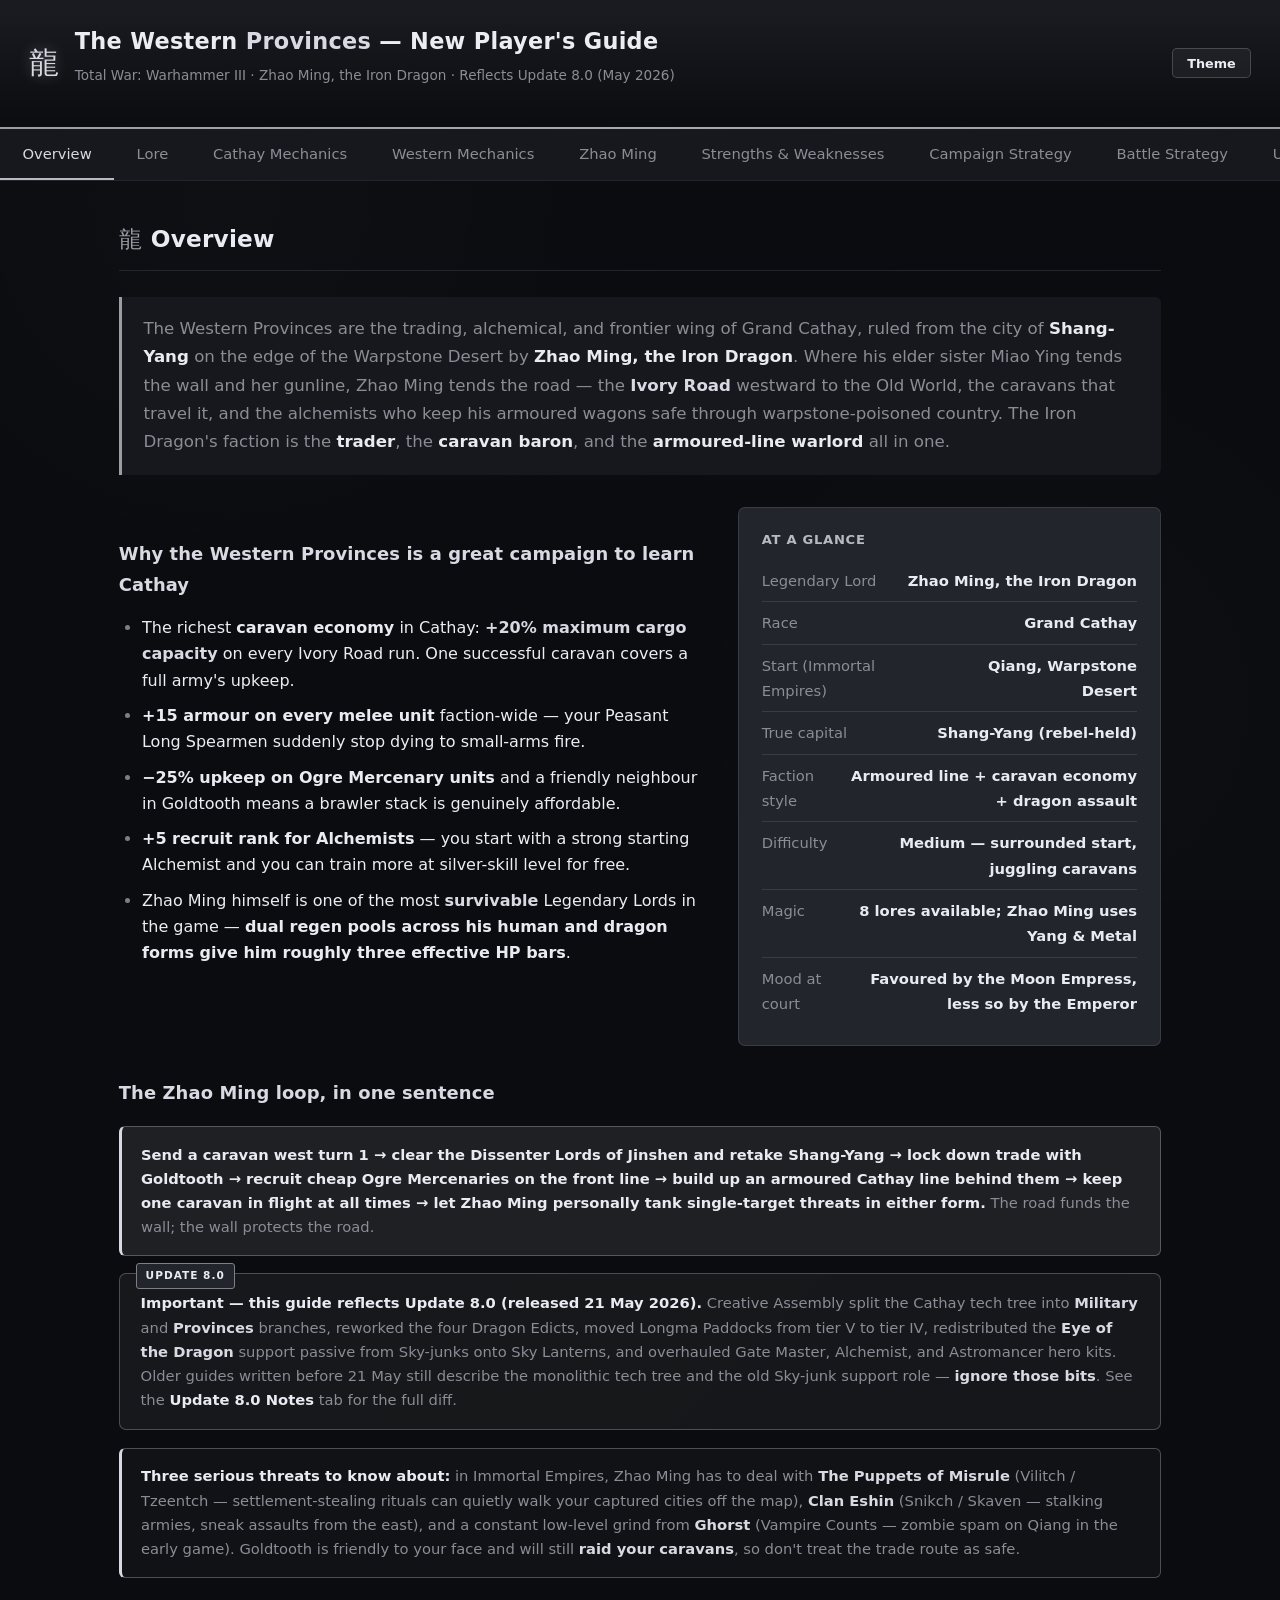
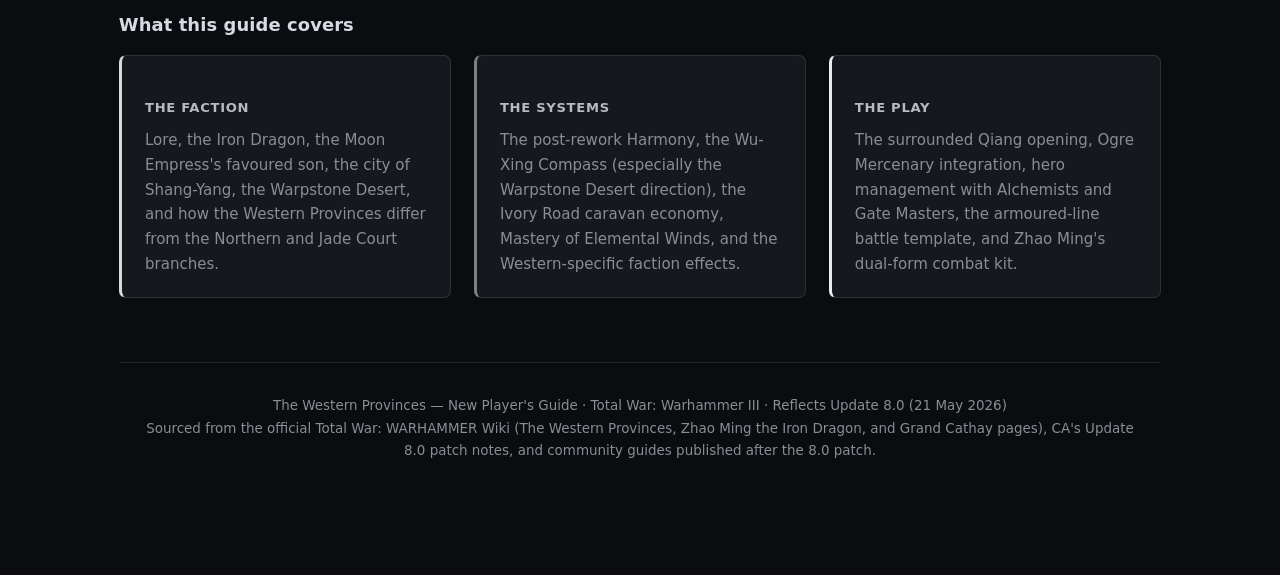
<file: western-provinces/index.html>
<!DOCTYPE html>
<html lang="en">
<head>
<meta charset="UTF-8">
<meta name="viewport" content="width=device-width, initial-scale=1.0">
<title>The Western Provinces &mdash; New Player's Guide</title>
<meta name="description" content="A new player's guide to Zhao Ming, the Iron Dragon, and The Western Provinces in Total War: Warhammer III. Covers Cathay mechanics, the post-Update-8.0 tech tree, Harmony &amp; the Wu-Xing Compass, the Ivory Road caravan economy, Zhao Ming's dual-form combat kit, hero management with Alchemists and Gate Masters, the full unit roster, the surrounded Qiang opening, and Realm of Chaos and Immortal Empires victory paths.">

<!-- Open Graph -->
<meta property="og:type" content="website">
<meta property="og:title" content="The Western Provinces &mdash; New Player's Guide">
<meta property="og:description" content="A beginner-friendly guide to Zhao Ming, the Iron Dragon, and The Western Provinces (Cathay) in Total War: Warhammer III. Reflects Update 8.0 (May 2026).">
<meta property="og:image" content="titlecard.png">
<meta property="og:image:width" content="1200">
<meta property="og:image:height" content="630">
<meta property="og:image:alt" content="The Western Provinces titlecard with an iron-dragon sigil over a slate-grey stone field.">

<!-- Twitter / X -->
<meta name="twitter:card" content="summary_large_image">
<meta name="twitter:title" content="The Western Provinces &mdash; New Player's Guide">
<meta name="twitter:description" content="A beginner-friendly guide to Zhao Ming, the Iron Dragon, and The Western Provinces in Total War: Warhammer III.">
<meta name="twitter:image" content="titlecard.png">
<meta name="twitter:image:alt" content="The Western Provinces titlecard with an iron-dragon sigil over a slate-grey stone field.">
<style>
:root {
    --bg:     #0b0c0f;
    --sf:     #16181d;
    --sf2:    #22252c;
    --sf3:    #32363f;
    --ember:  #9a9ca6;
    --ember2: #d8dae3;
    --gold:   #7d7f87;
    --gold2:  #b8bac3;
    --frost:  #e8ebf1;
    --tx:     #ebedf2;
    --mu:     #8b8d96;
    --bdr:    rgba(216,218,227,.12);
    --rune:   #c0c2cb;
    --hdr-1:  #1a1c22;
    --hdr-2:  #0b0c0f;
    --hdr-tx: #ebedf2;
    --hdr-mu: #8b8d96;
    --hdr-btn-bg:    rgba(216,218,227,.06);
    --hdr-btn-bdr:   rgba(216,218,227,.22);
    --hdr-btn-bg-h:  rgba(216,218,227,.14);
}
body.light {
    --bg:     #ececef;
    --sf:     #ffffff;
    --sf2:    #dcdee3;
    --sf3:    #c2c5cd;
    --ember:  #4a4c54;
    --ember2: #1f2128;
    --gold:   #6a6c74;
    --gold2:  #3a3c44;
    --frost:  #1a1b22;
    --tx:     #1a1b22;
    --mu:     #5a5c66;
    --bdr:    rgba(58,60,68,.18);
    --rune:   #3a3c44;
    --hdr-1:  #d8dade;
    --hdr-2:  #c0c2c8;
    --hdr-tx: #14151a;
    --hdr-mu: #4a4c54;
    --hdr-btn-bg:    rgba(58,60,68,.06);
    --hdr-btn-bdr:   rgba(58,60,68,.28);
    --hdr-btn-bg-h:  rgba(58,60,68,.14);
}

*{margin:0;padding:0;box-sizing:border-box}

body {
    background:var(--bg); color:var(--tx);
    font-family:'Segoe UI',system-ui,-apple-system,sans-serif;
    font-size:16px; line-height:1.72;
    transition:background .2s,color .2s;
}

/* Subtle stone-grain texture on body */
body::before{
    content:""; position:fixed; inset:0; pointer-events:none; z-index:-1;
    background-image:
        radial-gradient(circle at 18% 22%,rgba(255,255,255,.018) 0,transparent 38%),
        radial-gradient(circle at 82% 78%,rgba(255,255,255,.014) 0,transparent 42%);
}

/* Header */
header {
    background:linear-gradient(180deg,var(--hdr-1) 0%,var(--hdr-2) 100%);
    padding:1.4rem 1.8rem;
    display:flex; align-items:center; gap:1rem;
    border-bottom:2px solid var(--ember);
    position:relative;
}
header::after{
    content:""; position:absolute; left:0; right:0; bottom:-2px; height:2px;
    background:linear-gradient(90deg,transparent 0%,var(--gold2) 50%,transparent 100%);
    opacity:.45;
}
.skull{font-size:1.85rem;line-height:1;color:var(--ember2);text-shadow:0 0 14px rgba(216,218,227,.32);font-weight:400}
body.light .skull{color:var(--gold2);text-shadow:0 0 6px rgba(58,60,68,.18)}
header h1{font-size:1.4rem;font-weight:700;letter-spacing:.3px;color:var(--hdr-tx)}
header h1 .accent{color:var(--ember2)}
body.light header h1 .accent{color:var(--ember)}
header p {color:var(--hdr-mu);font-size:.85rem;margin-top:.2rem}
.hdr-right{margin-left:auto;display:flex;gap:.5rem;flex-shrink:0}
.hdr-btn {
    background:var(--hdr-btn-bg);
    border:1px solid var(--hdr-btn-bdr);
    color:var(--hdr-tx); border-radius:5px;
    padding:.4rem .9rem;
    font-size:.8rem; font-weight:600;
    cursor:pointer; transition:all .15s;
    text-decoration:none; display:inline-flex; align-items:center;
    font-family:inherit; line-height:1.2;
}
.hdr-btn:hover{background:var(--hdr-btn-bg-h);border-color:var(--gold2)}

/* Nav */
nav {
    background:var(--sf); display:flex;
    overflow-x:auto; border-bottom:1px solid var(--sf2);
    scrollbar-width:none;
    position:sticky; top:0; z-index:10;
}
nav::-webkit-scrollbar{display:none}
nav button {
    background:none; border:none;
    border-bottom:2px solid transparent;
    color:var(--mu); padding:1rem 1.4rem;
    cursor:pointer; font-size:.92rem; font-weight:500;
    white-space:nowrap; transition:color .15s, border-color .15s;
    font-family:inherit;
}
nav button:hover{color:var(--tx)}
nav button.active{color:var(--ember2);border-bottom-color:var(--gold2)}
body.light nav button.active{color:var(--ember);border-bottom-color:var(--ember)}

/* Layout */
main{max-width:1100px;margin:0 auto;padding:2.4rem 1.8rem 5rem}
.tab{display:none}
.tab.active{display:block;animation:fade .2s ease}
@keyframes fade{from{opacity:0;transform:translateY(4px)}to{opacity:1;transform:none}}

h2{
    font-size:1.45rem;color:var(--frost);
    margin-bottom:1.6rem;padding-bottom:.7rem;
    border-bottom:1px solid var(--sf2);
    letter-spacing:.2px;font-weight:700;
}
h2 .rune{color:var(--ember);margin-right:.55rem;font-weight:400}
h3{font-size:1.12rem;font-weight:600;color:var(--ember2);margin:2rem 0 .9rem;letter-spacing:.1px}
body.light h3{color:var(--ember)}
h4{font-size:.82rem;font-weight:700;color:var(--gold2);margin:1.3rem 0 .55rem;text-transform:uppercase;letter-spacing:.7px}
body.light h4{color:var(--gold)}

p{margin-bottom:1.05rem}
strong{color:var(--frost);font-weight:600}
em{color:var(--ember2);font-style:normal;font-weight:600}
body.light em{color:var(--ember)}

ul,ol{padding-left:1.45rem;margin-bottom:1.1rem}
li{margin-bottom:.55rem;line-height:1.65}
li::marker{color:var(--gold)}
body.light li::marker{color:var(--ember)}

.lead{
    font-size:1.04rem;color:var(--mu);margin-bottom:2rem;
    padding:1.15rem 1.35rem;background:var(--sf);border-left:3px solid var(--ember);
    border-radius:0 6px 6px 0;line-height:1.7;
}

/* Grid layouts */
.two-col{display:grid;grid-template-columns:1fr 1fr;gap:1.6rem}
.three-col{display:grid;grid-template-columns:repeat(3,1fr);gap:1.4rem}
@media(max-width:780px){.two-col,.three-col{grid-template-columns:1fr}}

/* Cards */
.card{
    background:var(--sf);border-radius:7px;
    padding:1.25rem 1.45rem;margin-bottom:1rem;
    border:1px solid var(--bdr);
}
.card-iron{border-left:3px solid var(--ember2)}
.card-stone{border-left:3px solid var(--gold)}
.card-bone{border-left:3px solid var(--frost)}
.card p:last-child,.card ul:last-child,.card ol:last-child{margin-bottom:0}

/* Callouts */
.tip,.warn,.note,.tactic{
    border-radius:6px;padding:.95rem 1.2rem;font-size:.92rem;
    margin:1.1rem 0;color:var(--mu);line-height:1.65;
}
.tip {background:rgba(216,218,227,.05);border:1px solid rgba(216,218,227,.20)}
.tip  strong{color:var(--gold2)}
.warn{background:rgba(216,218,227,.03);border:1px solid rgba(216,218,227,.30);border-left:3px solid var(--ember2)}
.warn strong{color:var(--frost)}
.note{background:rgba(216,218,227,.025);border:1px solid rgba(216,218,227,.12)}
.note strong{color:var(--frost)}
.tactic{background:rgba(125,127,135,.18);border:1px solid rgba(216,218,227,.30);border-left:3px solid var(--ember2)}
.tactic strong{color:var(--frost)}

/* Patch 8.0 callout */
.patch{
    background:linear-gradient(135deg,rgba(216,218,227,.06) 0%,rgba(125,127,135,.10) 100%);
    border:1px solid rgba(216,218,227,.28);
    border-radius:7px;padding:1.05rem 1.3rem;margin:1.1rem 0;
    font-size:.92rem;color:var(--mu);position:relative;line-height:1.65;
}
.patch::before{
    content:"UPDATE 8.0";position:absolute;top:-.7rem;left:1rem;
    background:var(--sf2);color:var(--frost);
    font-size:.66rem;font-weight:700;letter-spacing:1px;
    padding:.2rem .55rem;border-radius:3px;border:1px solid var(--gold);
}
.patch strong{color:var(--frost)}

/* Yin/Yang special block */
.yy{
    display:grid;grid-template-columns:1fr 1fr;gap:1.2rem;margin:1.2rem 0;
}
@media(max-width:680px){.yy{grid-template-columns:1fr}}
.yy-block{
    padding:1.2rem 1.4rem;border-radius:7px;background:var(--sf);
    border:1px solid var(--bdr);
}
.yy-yin{border-left:3px solid #7e8a98}
.yy-yang{border-left:3px solid var(--ember2)}
.yy-block h4{margin-top:0;font-size:1rem;letter-spacing:.2px;text-transform:none}
.yy-yin h4{color:#aebac8}
.yy-yang h4{color:var(--ember2)}
body.light .yy-yang h4{color:var(--ember)}

/* Stat lines */
.stat-row{display:flex;justify-content:space-between;padding:.5rem 0;border-bottom:1px solid var(--bdr);gap:1rem}
.stat-row:last-child{border-bottom:none}
.stat-row .label{color:var(--mu)}
.stat-row .val{color:var(--frost);font-weight:600;text-align:right}

/* Tables */
table{width:100%;border-collapse:collapse;margin:1rem 0;font-size:.92rem}
th,td{padding:.85rem 1rem;text-align:left;border-bottom:1px solid var(--sf2);vertical-align:top}
th{color:var(--gold2);font-weight:600;background:var(--sf2);font-size:.78rem;text-transform:uppercase;letter-spacing:.6px}
body.light th{color:var(--gold)}
tr:hover td{background:rgba(216,218,227,.035)}
td .role{display:inline-block;font-size:.7rem;padding:.18rem .55rem;border-radius:3px;font-weight:700;text-transform:uppercase;letter-spacing:.4px}
.role-tank{background:rgba(207,228,214,.13);color:var(--frost)}
.role-melee{background:rgba(216,218,227,.16);color:var(--ember2)}
.role-cav{background:rgba(160,165,180,.20);color:#c7cbd6}
.role-mons{background:rgba(180,180,190,.22);color:#dcdde6}
.role-fast{background:rgba(150,160,180,.18);color:#bcc4d4}
.role-art{background:rgba(140,150,170,.18);color:#aab4c5}
.role-hero{background:rgba(216,218,227,.13);color:var(--gold2)}
.role-cast{background:rgba(160,180,210,.15);color:#a8c0d8}
.role-fly{background:rgba(190,180,160,.16);color:#d4c9af}
.role-yin{background:rgba(150,160,180,.16);color:#aebac8}
.role-yang{background:rgba(216,218,227,.16);color:var(--ember2)}
.role-merc{background:rgba(184,160,120,.18);color:#d8bb88}

/* Decision flow (raze / sack / occupy) */
.decision{display:grid;grid-template-columns:repeat(3,1fr);gap:1.2rem;margin:1.4rem 0}
@media(max-width:780px){.decision{grid-template-columns:1fr}}
.choice{
    background:var(--sf);padding:1.3rem 1.45rem;border-radius:7px;
    border:1px solid var(--bdr);border-top:3px solid var(--gold);
}
.choice.raze{border-top-color:var(--ember2)}
.choice.sack{border-top-color:var(--gold2)}
.choice.occupy{border-top-color:var(--frost)}
.choice h4{margin-top:0;font-size:1.05rem;color:var(--frost);text-transform:none;letter-spacing:.2px}
.choice .verdict{
    margin-top:.85rem;padding:.6rem .8rem;font-size:.86rem;
    background:var(--sf2);border-radius:5px;color:var(--gold2);
    border:1px solid var(--bdr);
}
body.light .choice .verdict{color:var(--gold)}

/* Mechanic blocks */
.mech-grid{display:grid;grid-template-columns:repeat(2,1fr);gap:1.2rem;margin:1.2rem 0}
@media(max-width:780px){.mech-grid{grid-template-columns:1fr}}
.mech{
    background:var(--sf);padding:1.25rem 1.4rem;border-radius:7px;
    border:1px solid var(--bdr);position:relative;
}
.mech-icon{
    position:absolute;top:1.05rem;right:1.05rem;
    font-size:1.5rem;opacity:.30;color:var(--gold2);font-weight:400;
}
.mech h4{margin-top:0;color:var(--ember2);text-transform:none;letter-spacing:0;font-size:1.04rem}
body.light .mech h4{color:var(--ember)}
.mech p:last-child{margin-bottom:0}

/* Pros/cons */
.pc{display:grid;grid-template-columns:1fr 1fr;gap:1.2rem;margin:1rem 0}
@media(max-width:680px){.pc{grid-template-columns:1fr}}
.pc-block{padding:1.15rem 1.35rem;border-radius:6px;background:var(--sf);border:1px solid var(--bdr)}
.pc-pros{border-left:3px solid var(--gold2)}
.pc-cons{border-left:3px solid var(--ember2)}
.pc-block h4{margin-top:0;font-size:.85rem}
.pc-pros h4{color:var(--gold2)}
.pc-cons h4{color:var(--ember2)}
body.light .pc-pros h4{color:var(--gold)}
body.light .pc-cons h4{color:var(--ember)}
.pc-block ul{margin-bottom:0;padding-left:1.25rem}
.pc-block li{font-size:.94rem;color:var(--mu);margin-bottom:.5rem;line-height:1.6}

/* Hero block (Zhao Ming) */
.hero-block{
    background:linear-gradient(135deg,var(--sf) 0%,var(--sf2) 100%);
    padding:1.6rem 1.75rem;border-radius:8px;
    border:1px solid var(--ember2);position:relative;overflow:hidden;
    margin-bottom:1.5rem;
}
.hero-block::before{
    content:"";position:absolute;top:-30px;right:-30px;
    width:160px;height:160px;border-radius:50%;
    background:radial-gradient(circle,rgba(216,218,227,.10),transparent 70%);
}
.hero-block::after{
    content:"";position:absolute;bottom:-40px;left:-40px;
    width:120px;height:120px;border-radius:50%;
    background:radial-gradient(circle,rgba(125,127,135,.16),transparent 70%);
}
.hero-name{font-size:1.55rem;color:var(--frost);font-weight:700;letter-spacing:.5px;position:relative}
.hero-title{font-size:.9rem;color:var(--gold2);margin-bottom:.95rem;font-style:italic;position:relative}
body.light .hero-title{color:var(--gold)}

/* Tag chips */
.tags{display:flex;flex-wrap:wrap;gap:.45rem;margin:.85rem 0}
.tag{
    font-size:.72rem;padding:.25rem .65rem;border-radius:3px;
    background:var(--sf2);color:var(--mu);border:1px solid var(--bdr);
    text-transform:uppercase;letter-spacing:.5px;font-weight:600;
}
.tag.good{color:var(--gold2);border-color:rgba(184,186,195,.4)}
.tag.bad{color:var(--ember2);border-color:rgba(216,218,227,.32)}
body.light .tag.good{color:var(--gold)}
body.light .tag.bad{color:var(--ember)}

/* Numbered steps */
.steps{counter-reset:step;list-style:none;padding:0;margin:1rem 0}
.steps li{
    counter-increment:step;
    position:relative;padding:.95rem 1.15rem .95rem 3rem;
    background:var(--sf);border-radius:6px;margin-bottom:.7rem;
    border:1px solid var(--bdr);border-left:2px solid var(--gold2);
    line-height:1.6;
}
.steps li::before{
    content:counter(step);
    position:absolute;left:.85rem;top:1rem;
    width:1.65rem;height:1.65rem;border-radius:50%;
    background:var(--ember);color:#0b0c0f;
    display:flex;align-items:center;justify-content:center;
    font-weight:700;font-size:.82rem;
}
body.light .steps li::before{background:var(--ember);color:#ffffff}

/* Section intro */
.intro-grid{display:grid;grid-template-columns:1.4fr 1fr;gap:1.6rem;margin-bottom:1.5rem}
@media(max-width:780px){.intro-grid{grid-template-columns:1fr}}

/* Quick reference panel */
.qref{
    background:var(--sf2);padding:1.3rem 1.45rem;border-radius:7px;
    border:1px solid var(--bdr);
}
.qref h4{margin-top:0}
.qref .stat-row{font-size:.92rem}

/* Compass directions */
.compass{display:grid;grid-template-columns:repeat(2,1fr);gap:1rem;margin:1.2rem 0}
@media(max-width:780px){.compass{grid-template-columns:1fr}}
.compass-dir{
    padding:1.1rem 1.3rem;border-radius:7px;background:var(--sf);
    border:1px solid var(--bdr);border-top:2px solid var(--gold);
}
.compass-dir h4{margin-top:0;text-transform:none;letter-spacing:0;font-size:1rem;color:var(--ember2)}
body.light .compass-dir h4{color:var(--ember)}
.compass-dir.warpstone{border-top-color:var(--ember2)}
.compass-dir.warpstone h4{color:var(--frost)}

footer{
    text-align:center;padding:2rem 1.5rem;color:var(--mu);font-size:.84rem;
    border-top:1px solid var(--sf2);margin-top:3rem;line-height:1.7;
}
footer a{color:var(--gold2);text-decoration:none}
footer a:hover{color:var(--frost);text-decoration:underline}
body.light footer a{color:var(--gold)}
body.light footer a:hover{color:var(--ember)}
</style>
</head>
<body>

<header>
    <span class="skull" aria-hidden="true">&#40845;</span>
    <div>
        <h1>The Western <span class="accent">Provinces</span> &mdash; New Player's Guide</h1>
        <p>Total War: Warhammer III &middot; Zhao Ming, the Iron Dragon &middot; Reflects Update 8.0 (May 2026)</p>
    </div>
    <div class="hdr-right">
        <button class="hdr-btn" id="themeBtn" type="button">Theme</button>
    </div>
</header>

<nav id="navBar">
    <button data-tab="overview" class="active">Overview</button>
    <button data-tab="lore">Lore</button>
    <button data-tab="mechanics">Cathay Mechanics</button>
    <button data-tab="western">Western Mechanics</button>
    <button data-tab="zhao">Zhao Ming</button>
    <button data-tab="strengths">Strengths &amp; Weaknesses</button>
    <button data-tab="campaign">Campaign Strategy</button>
    <button data-tab="battle">Battle Strategy</button>
    <button data-tab="roster">Unit Roster</button>
    <button data-tab="heroes">Heroes &amp; Casters</button>
    <button data-tab="caravans">Caravans &amp; Ivory Road</button>
    <button data-tab="settlements">Raze / Sack / Occupy</button>
    <button data-tab="economy">Diplomacy &amp; Economy</button>
    <button data-tab="patch">Update 8.0 Notes</button>
</nav>

<main>

<!-- ============================================================ OVERVIEW -->
<section class="tab active" id="overview">
    <h2><span class="rune">&#40845;</span>Overview</h2>
    <p class="lead">
        The Western Provinces are the trading, alchemical, and frontier wing of Grand Cathay, ruled from the city of <strong>Shang-Yang</strong> on the edge of the Warpstone Desert by <strong>Zhao Ming, the Iron Dragon</strong>. Where his elder sister Miao Ying tends the wall and her gunline, Zhao Ming tends the road &mdash; the <em>Ivory Road</em> westward to the Old World, the caravans that travel it, and the alchemists who keep his armoured wagons safe through warpstone-poisoned country. The Iron Dragon's faction is the <strong>trader</strong>, the <strong>caravan baron</strong>, and the <strong>armoured-line warlord</strong> all in one.
    </p>

    <div class="intro-grid">
        <div>
            <h3>Why the Western Provinces is a great campaign to learn Cathay</h3>
            <ul>
                <li>The richest <strong>caravan economy</strong> in Cathay: <em>+20% maximum cargo capacity</em> on every Ivory Road run. One successful caravan covers a full army's upkeep.</li>
                <li><strong>+15 armour on every melee unit</strong> faction-wide &mdash; your Peasant Long Spearmen suddenly stop dying to small-arms fire.</li>
                <li><strong>&minus;25% upkeep on Ogre Mercenary units</strong> and a friendly neighbour in Goldtooth means a brawler stack is genuinely affordable.</li>
                <li><strong>+5 recruit rank for Alchemists</strong> &mdash; you start with a strong starting Alchemist and you can train more at silver-skill level for free.</li>
                <li>Zhao Ming himself is one of the most <em>survivable</em> Legendary Lords in the game &mdash; <strong>dual regen pools across his human and dragon forms give him roughly three effective HP bars</strong>.</li>
            </ul>
        </div>
        <div class="qref">
            <h4>At a glance</h4>
            <div class="stat-row"><span class="label">Legendary Lord</span><span class="val">Zhao Ming, the Iron Dragon</span></div>
            <div class="stat-row"><span class="label">Race</span><span class="val">Grand Cathay</span></div>
            <div class="stat-row"><span class="label">Start (Immortal Empires)</span><span class="val">Qiang, Warpstone Desert</span></div>
            <div class="stat-row"><span class="label">True capital</span><span class="val">Shang-Yang (rebel-held)</span></div>
            <div class="stat-row"><span class="label">Faction style</span><span class="val">Armoured line + caravan economy + dragon assault</span></div>
            <div class="stat-row"><span class="label">Difficulty</span><span class="val">Medium &mdash; surrounded start, juggling caravans</span></div>
            <div class="stat-row"><span class="label">Magic</span><span class="val">8 lores available; Zhao Ming uses Yang &amp; Metal</span></div>
            <div class="stat-row"><span class="label">Mood at court</span><span class="val">Favoured by the Moon Empress, less so by the Emperor</span></div>
        </div>
    </div>

    <h3>The Zhao Ming loop, in one sentence</h3>
    <div class="tactic">
        <strong>Send a caravan west turn 1 &rarr; clear the Dissenter Lords of Jinshen and retake Shang-Yang &rarr; lock down trade with Goldtooth &rarr; recruit cheap Ogre Mercenaries on the front line &rarr; build up an armoured Cathay line behind them &rarr; keep one caravan in flight at all times &rarr; let Zhao Ming personally tank single-target threats in either form.</strong> The road funds the wall; the wall protects the road.
    </div>

    <div class="patch">
        <strong>Important &mdash; this guide reflects Update 8.0 (released 21 May 2026).</strong> Creative Assembly split the Cathay tech tree into <em>Military</em> and <em>Provinces</em> branches, reworked the four Dragon Edicts, moved Longma Paddocks from tier V to tier IV, redistributed the <em>Eye of the Dragon</em> support passive from Sky-junks onto Sky Lanterns, and overhauled Gate Master, Alchemist, and Astromancer hero kits. Older guides written before 21 May still describe the monolithic tech tree and the old Sky-junk support role &mdash; <em>ignore those bits</em>. See the <strong>Update 8.0 Notes</strong> tab for the full diff.
    </div>

    <div class="warn">
        <strong>Three serious threats to know about:</strong> in Immortal Empires, Zhao Ming has to deal with <em>The Puppets of Misrule</em> (Vilitch / Tzeentch &mdash; settlement-stealing rituals can quietly walk your captured cities off the map), <em>Clan Eshin</em> (Snikch / Skaven &mdash; stalking armies, sneak assaults from the east), and a constant low-level grind from <em>Ghorst</em> (Vampire Counts &mdash; zombie spam on Qiang in the early game). Goldtooth is friendly to your face and will still <em>raid your caravans</em>, so don't treat the trade route as safe.
    </div>

    <h3>What this guide covers</h3>
    <div class="three-col">
        <div class="card card-iron">
            <h4>The faction</h4>
            <p style="font-size:.94rem;color:var(--mu);margin:0;line-height:1.65">
                Lore, the Iron Dragon, the Moon Empress's favoured son, the city of Shang-Yang, the Warpstone Desert, and how the Western Provinces differ from the Northern and Jade Court branches.
            </p>
        </div>
        <div class="card card-stone">
            <h4>The systems</h4>
            <p style="font-size:.94rem;color:var(--mu);margin:0;line-height:1.65">
                The post-rework Harmony, the Wu-Xing Compass (especially the Warpstone Desert direction), the Ivory Road caravan economy, Mastery of Elemental Winds, and the Western-specific faction effects.
            </p>
        </div>
        <div class="card card-bone">
            <h4>The play</h4>
            <p style="font-size:.94rem;color:var(--mu);margin:0;line-height:1.65">
                The surrounded Qiang opening, Ogre Mercenary integration, hero management with Alchemists and Gate Masters, the armoured-line battle template, and Zhao Ming's dual-form combat kit.
            </p>
        </div>
    </div>
</section>

<!-- ============================================================ LORE -->
<section class="tab" id="lore">
    <h2><span class="rune">&#40845;</span>Lore &mdash; The Iron Dragon and His Road</h2>
    <p class="lead">
        Zhao Ming is the second of the dragon-children of the Celestial Emperor, the warden of Cathay's western frontier, and the man whose alchemists carved the Ivory Road through warpstone-poisoned desert. He is less beloved by his father than Miao Ying &mdash; but the Moon Empress favours him particularly, and that quiet bond shapes most of his politics.
    </p>

    <h3>Grand Cathay &mdash; the Empire of the Celestial Dragon</h3>
    <p>
        Grand Cathay is the largest empire in the Warhammer world, occupying most of the Far East. It is ruled by the <strong>Celestial Dragon Emperor</strong> and his consort the <strong>Moon Empress</strong> &mdash; immortal dragons who shapeshift into human form &mdash; from the Imperial Court. Day-to-day rule is delegated to their dragon-children, who govern individual provinces. Five remain in play; four have been lost to enmity or to time.
    </p>

    <h3>Zhao Ming &mdash; the Iron Dragon, Lord of Shang-Yang</h3>
    <p>
        Zhao Ming rules the Western Provinces from <strong>Shang-Yang</strong>, the great trading city at the edge of the Warpstone Desert. He is responsible for the western edge of the Celestial Empire and for keeping the <strong>desert clans</strong> in line. He is <em>not as beloved as his elder sister Miao Ying</em>, but the <strong>Moon Empress favours him particularly</strong> &mdash; a quiet political weight that often saves him from Imperial irritation.
    </p>

    <div class="warn">
        <strong>The detail that defines him in battle:</strong> like his sister, Zhao Ming fights in <strong>two forms</strong>: a standard armoured humanoid (sword-and-spell wizard) and a flying single-entity <strong>Iron Dragon</strong>. Each form has its own healing pool. Combined with his on-skill regeneration, his unique items, and his Master of Alchemy weapon-damage passive, he is functionally <em>three HP bars stacked on one model</em> &mdash; one of the most resilient Legendary Lords the game has.
    </div>

    <h3>The Warpstone Desert &amp; the origin of the Ivory Road</h3>
    <p>
        The wiki tells this story plainly:
    </p>
    <div class="card card-stone">
        <p style="margin:0;font-style:italic;color:var(--frost)">
            "Within the twisted and warped landscape of the Warpstone Desert, Zhao Ming's agents discovered unlimited alchemical treasures, treasures that were enthusiastically mined by the people of his capital at Shang-Yang. To facilitate such industry in such unfavourable climes, the Cathayans sought safe routes through the desert and crafted armoured wagons to which they bound protective charms. Through these endeavours the agents of the Iron Dragon forged a permanent route through the narrowest part of the Warpstone Desert."
        </p>
    </div>
    <p>
        That permanent route became <strong>the Ivory Road</strong>: the trade artery that Cathay still uses to reach the Old World. Zhao Ming did not commission the road as a gift to his siblings; he commissioned it because his alchemists needed a way to get warpstone-derived goods home alive. <em>Every caravan you run in this campaign is running a road his ancestors built.</em>
    </p>

    <h3>Shang-Yang and the alchemist cabals</h3>
    <p>
        Shang-Yang is the great mercantile hub of western Cathay &mdash; foreign traders, alchemical workshops, and (significantly) the home of the <strong>unsanctioned alchemist cabals</strong>. Per the wiki: <em>"In Shang-Yang are the cabals of Cathayan Alchemists who are not officially sanctioned by the Dragon Emperor, but are sheltered by Zhao Ming."</em> The Imperial court would prefer they didn't exist. Zhao Ming protects them anyway. Mechanically, this is why your Alchemists arrive at <strong>+5 recruit rank</strong>: the unsanctioned cabals train them harder than the official ones do.
    </p>

    <h3>His siblings &amp; the broader dragon family</h3>
    <p>
        Cathay ships <strong>three vanilla playable factions</strong>, plus DLC additions:
    </p>
    <ul>
        <li><strong>The Northern Provinces</strong> &mdash; Miao Ying, the Storm Dragon. The Bastion guardian; eldest. Cold, aloof, and the favoured child of the Emperor.</li>
        <li><strong>The Western Provinces</strong> &mdash; Zhao Ming, the Iron Dragon. The caravan baron; the Moon Empress's favourite. <em>The faction this guide covers.</em></li>
        <li><strong>The Jade Court</strong> &mdash; Yuan Bo, the Jade Dragon. Administrator of the Realm and the Emperor's executioner. Rules from Shang Wu.</li>
        <li><strong>Bhashiva, Legendary Hero</strong> &mdash; the White Tiger, added to all Cathay rosters as a free Legendary Hero in Update 8.0.</li>
    </ul>
    <p>
        Two siblings are <em>not</em> playable: <strong>Yin-Yin the Sea Dragon</strong> (Eastern Provinces) and <strong>Li Dao the Fire Dragon</strong> (Southern Provinces). A third, <strong>Shen-Zoo</strong>, was lost beyond the Norscan Mountains; per Zhao Ming's own account, <em>Ursun of Kislev witnessed her fate</em> &mdash; the same Ursun whose worshippers feature in the Kislev campaign. Zhao Ming carries that grievance.
    </p>

    <div class="note">
        <strong>Why this matters mechanically:</strong> Zhao Ming is the <em>Moon Empress's favoured son</em> and the <em>shelter of unsanctioned alchemists</em>. Both threads explain why his faction effects are what they are &mdash; an Alchemist bonus, a caravan-cargo bonus that funds his trading capital, and the armour buff that protects the merchants on the road. The flavour is the rulebook.
    </div>
</section>

<!-- ============================================================ CATHAY MECHANICS -->
<section class="tab" id="mechanics">
    <h2><span class="rune">&#40845;</span>General Cathay Mechanics</h2>
    <p class="lead">
        These five systems apply to every Grand Cathay faction. The first three were reworked or rebalanced in Update 8.0 &mdash; the changes are folded into the descriptions below.
    </p>

    <div class="mech-grid">
        <div class="mech">
            <span class="mech-icon">&#9775;</span>
            <h4>Harmony (Yin / Yang) &mdash; province-level</h4>
            <p>Cathay's philosophical core. Each green building you slot in a province is <strong>aligned Yin or Yang</strong>; <em>Harmony balance</em> equals the larger value minus the smaller. <strong>Balanced harmony</strong> grants +25% income, &minus;25% upkeep, increased movement range, and removes all penalties.</p>
            <p style="margin:0"><strong>Yin-aligned</strong> provinces favour construction, growth, and population at the cost of recruitment and research. <strong>Yang-aligned</strong> provinces flip that &mdash; recruitment, research, and rank up faster, but growth and construction slow. Conversion takes 1&ndash;3 turns. <em>Perfect balance is no longer always optimal &mdash; tune each province to its purpose</em>.</p>
        </div>

        <div class="mech">
            <span class="mech-icon">&#10024;</span>
            <h4>The Wu-Xing Compass</h4>
            <p>A magical campaign-map device that <strong>directs the Winds of Magic across the realm</strong>. The Compass has four directions; the selected one gains <em>+2 energy per turn</em>, the others decay at &minus;1, and you start with a 10-point reserve. A <strong>9-turn cooldown</strong> applies between realignments.</p>
            <p style="margin:0">Each direction has <strong>four tiers</strong> of intensity. Pair a Compass direction with a campaign goal &mdash; trade, war, defence, conquest &mdash; for a faction-wide effect window. For Zhao Ming, the <em>Warpstone Desert</em> direction is the one with your name on it.</p>
        </div>

        <div class="mech">
            <span class="mech-icon">&#127746;</span>
            <h4>The Ivory Road</h4>
            <p>Cathay's <strong>trade-caravan campaign system</strong>. You can despatch caravans west along the Ivory Road from any Cathay city; each caravan runs as a small army with a Caravan Master at the head. <em>Caravans cost zero upkeep</em>, run continuously, and a successful run pays out gold plus &mdash; on the first visit to a new destination &mdash; a <strong>magic item</strong>.</p>
            <p style="margin:0"><strong>Equip caravans with sturdy infantry and anti-large units.</strong> Ogres are the headline threat &mdash; an Ogre Lord ambush will end a poor caravan. Defeating one yields meaningful loot on top of the destination payout.</p>
        </div>

        <div class="mech">
            <span class="mech-icon">&#127902;</span>
            <h4>The Great Bastion (shared infrastructure)</h4>
            <p>The huge fortification along Cathay's northern border. <strong>You are not its primary defender</strong> &mdash; that's Miao Ying's job &mdash; but it remains shared infrastructure for the long victory, and the <em>Bastion Pagoda</em> building in your provinces gives Chaos Wastes attrition immunity (up to 90% at max rank, 50% at rank 3).</p>
            <p style="margin:0">In Realm of Chaos and Immortal Empires alike, you'll occasionally support Bastion gate defences with a fast Zhao Ming dragon flight north &mdash; a Lightning-Strike-and-relief move, not a permanent posting.</p>
        </div>
    </div>

    <h3>Battle Harmony &mdash; Yin and Yang on the battlefield</h3>
    <div class="yy">
        <div class="yy-block yy-yin">
            <h4>Yin units (typically ranged)</h4>
            <p style="margin-bottom:.4rem">When near a Yang-aligned ally, Yin units gain a <strong>reload speed buff</strong>.</p>
            <p style="font-size:.88rem;color:var(--mu);margin:0">Examples: Crane Gunners, Iron Hail Gunners, Jade Warrior Crossbowmen, Astromancers, Sky Lanterns. Place these <em>behind or beside</em> your Yang line.</p>
        </div>
        <div class="yy-block yy-yang">
            <h4>Yang units (typically melee)</h4>
            <p style="margin-bottom:.4rem">When near a Yin-aligned ally, Yang units gain a <strong>melee defence buff</strong>.</p>
            <p style="font-size:.88rem;color:var(--mu);margin:0">Examples: Peasant Long Spearmen, Jade Warriors, Celestial Dragon Guard, Jade Lancers, Ogre Mercenaries. Anchor them <em>in front of or alongside</em> your Yin shooters.</p>
        </div>
    </div>
    <div class="tactic">
        <strong>The fundamental Cathay battle rule:</strong> never deploy a Yin unit out of supporting range of a Yang unit (or vice versa). With Zhao Ming's <em>+15 armour on all melee units</em>, the Yang line is even tougher than in the other Cathay rosters &mdash; lean into it.
    </div>

    <h3>The Wu-Xing Compass &mdash; four directions</h3>
    <div class="compass">
        <div class="compass-dir">
            <h4>Celestial Lake &mdash; the default</h4>
            <p style="margin:0;font-size:.94rem;color:var(--mu)">Growth, control, and <strong>+15% income</strong>. The safe rotation when nothing else is pressing &mdash; especially in the early game while you're building Shang-Yang back up.</p>
        </div>
        <div class="compass-dir">
            <h4>Great Bastion &mdash; siege defence</h4>
            <p style="margin:0;font-size:.94rem;color:var(--mu)">Replenishment, supply points, and unlocks the <em>Ancestral Warrior</em> summon. Use when defending sieges. <strong>Don't use during the Cathay civil-war opening</strong> &mdash; the rebels are Cathay too and will share the benefit.</p>
        </div>
        <div class="compass-dir">
            <h4>Dragon Emperor's Wrath &mdash; offence</h4>
            <p style="margin:0;font-size:.94rem;color:var(--mu)">Unlocks the devastating <em>Celestial Intervention</em> army ability; grants Untainted at high gauge but <em>extreme attrition</em> outside the Bastion. Push the gauge during a focused offensive, then back off.</p>
        </div>
        <div class="compass-dir warpstone">
            <h4>Warpstone Desert &mdash; Zhao Ming's direction</h4>
            <p style="margin:0;font-size:.94rem;color:var(--mu)"><strong>Caravan cargo capacity</strong> and <strong>recruitment</strong> bonuses. Reworked in patch 5.04 and still the highest-yield Compass setting for the Western Provinces. <em>This is the direction with your name on it</em>; default-rotate it whenever you have a caravan in flight, which is to say, almost always.</p>
        </div>
    </div>

    <h3>Mastery of the Elemental Winds &mdash; the caster bonus</h3>
    <div class="card card-stone">
        <p style="margin:0">Cathay's casters have a unique boost based on <strong>caster count in the same army</strong>. Each caster after the first adds <strong>+15% damage / buff power</strong>, up to <strong>+100%</strong>:</p>
    </div>
    <table>
        <tr><th>Casters in army</th><th>Bonus</th><th>Practical effect</th></tr>
        <tr><td>1</td><td>+0%</td><td>Baseline magic</td></tr>
        <tr><td>2 (Zhao Ming + Alchemist)</td><td>+15%</td><td>Slight scaling, your default opening</td></tr>
        <tr><td>3</td><td>+30%</td><td>Real impact spike</td></tr>
        <tr><td>4</td><td>+45%</td><td>Caster-doomstack territory</td></tr>
        <tr><td>5</td><td>+60%</td><td>Spells dominate the battle</td></tr>
        <tr><td>7+</td><td>+100% (cap)</td><td>Magic-army endgame</td></tr>
    </table>

    <h3>Eight lores of magic</h3>
    <p>
        Cathay's casters access <strong>Lore of Beasts, Lore of Heavens, Lore of Life, Lore of Light, Lore of Metal, Lore of Shadows, Lore of Yang,</strong> and <strong>Lore of Yin</strong>. Lord and hero type determines which lores you can pick. Zhao Ming himself draws from <strong>Lore of Yang and Lore of Metal</strong> &mdash; he is the Iron Dragon, after all.
    </p>

    <div class="card card-iron">
        <h4>Roster identity</h4>
        <p style="margin:0">"<em>Legions of weaker, cheaper human troops backed up by a diverse roster of stronger elite troops, flying cavalry, monsters, and war machines.</em>" In Zhao Ming's hands the cheap-line is also <strong>+15 armour tougher</strong>, and he gets the choice of supplementing it with discounted Ogre Mercenary heavies.</p>
    </div>
</section>

<!-- ============================================================ WESTERN MECHANICS -->
<section class="tab" id="western">
    <h2><span class="rune">&#40845;</span>The Western Provinces &mdash; Faction-Specific Effects</h2>
    <p class="lead">
        On top of the general Cathay systems, Zhao Ming's faction gets a tight bundle of effects that all push toward one identity: <em>fund the campaign with caravan income, recruit cheap Ogre heavies up front, line up an armoured Cathay back-rank behind them, and let the Iron Dragon personally tank the threats no army can</em>.
    </p>

    <h3>Faction effects (always-on)</h3>
    <div class="three-col">
        <div class="card card-stone">
            <h4>+20% maximum caravan cargo capacity</h4>
            <p style="font-size:.94rem;color:var(--mu);margin:0;line-height:1.65">The headline. Every caravan you despatch carries 20% more goods, which means 20% more payout at the destination. Combined with the Warpstone Desert Compass direction, Zhao Ming runs the highest-yield trade routes in Cathay.</p>
        </div>
        <div class="card card-stone">
            <h4>+15 armour for all melee units</h4>
            <p style="font-size:.94rem;color:var(--mu);margin:0;line-height:1.65">A flat <strong>+15 armour</strong> on every melee unit in every army you field &mdash; Peasant Long Spearmen, Jade Warriors, Celestial Dragon Guard, and even Ogre Mercenaries. Tier-1 chaff turns into a real anvil.</p>
        </div>
        <div class="card card-stone">
            <h4>&minus;25% upkeep on Ogre Mercenary units</h4>
            <p style="font-size:.94rem;color:var(--mu);margin:0;line-height:1.65">Ogre Mercs are accessible to all Cathay factions but only <em>cheap</em> in Zhao Ming's. Combined with friendly relations with Goldtooth on the border, you can field a brawler stack at a price the Northern Provinces cannot match.</p>
        </div>
    </div>
    <div class="three-col" style="margin-top:1rem">
        <div class="card card-stone">
            <h4>+5 hero recruit rank for Alchemists</h4>
            <p style="font-size:.94rem;color:var(--mu);margin:0;line-height:1.65">Every Alchemist you recruit arrives <strong>five levels above baseline</strong> &mdash; immediate access to Increase Mobility, mid-tier Lore of Metal damage, and (post-8.0) the new army-buff actions. The flavour reason: Shang-Yang's unsanctioned alchemist cabals do the training.</p>
        </div>
        <div class="card card-stone">
            <h4>Iron Dragon's Edict (provincial commandment)</h4>
            <p style="font-size:.94rem;color:var(--mu);margin:0;line-height:1.65"><em>Post-Update 8.0:</em> Zhao Ming's faction edict now grants <strong>building construction cost reduction</strong> <em>and</em> <strong>increased research</strong>. It's the strongest <em>economic</em> Dragon edict in the game; toggle it on whichever province is mid-build-out.</p>
        </div>
        <div class="card card-stone">
            <h4>Untainted (Cathay default) + corruption suppression</h4>
            <p style="font-size:.94rem;color:var(--mu);margin:0;line-height:1.65">Inherited from base Cathay. Your provinces shed Chaos, Skaven, and Vampire corruption automatically, which matters when you're sitting next to Ghorst at Qiang and Eshin out east.</p>
        </div>
    </div>

    <h3>Starting state (Immortal Empires)</h3>
    <ul>
        <li><strong>Starting settlement:</strong> <em>Qiang</em>, in the Warpstone Desert region.</li>
        <li><strong>True capital:</strong> <em>Shang-Yang</em> &mdash; rebel-held at start. A <strong>quest battle</strong> unlocks after you capture the hidden Skaven settlement of Xen Wu.</li>
        <li><strong>Starting at war:</strong> <em>Dissenter Lords of Jinshen</em> (Sheng Ye, occupying Shang-Yang and the surrounding desert) and, depending on patch, minor Skaven and Greenskin neighbours.</li>
        <li><strong>Friendly-but-dangerous:</strong> <em>Goldtooth</em> (Ogre Kingdoms) &mdash; you have a strong positive diplomatic modifier with them, but their armies will still raid your caravans.</li>
        <li><strong>Early pressure:</strong> <em>Ghorst</em> (Vampire Counts) sends zombie stacks at Qiang in the opening turns; <em>Clan Eshin</em> probes from the east; <em>The Blessed Dread</em> (Dark Elves) is a longer-term southern threat.</li>
    </ul>

    <h3>Zhao Ming's lord-line bonuses</h3>
    <p>
        Zhao Ming <em>is</em> the faction leader, so most of the bonuses above also count as his personal lord effects. In his army specifically:
    </p>
    <ul>
        <li><strong>Master of Alchemy passive:</strong> <em>+130% weapon damage multiplier</em> on himself.</li>
        <li><strong>Warding Iron active:</strong> grants nearby units a brief window of his own near-invulnerability profile (high physical / missile / spell resistance).</li>
        <li><strong>Encourage:</strong> standard leadership aura for nearby allies.</li>
    </ul>

    <h3>How these stack in practice</h3>
    <div class="tactic">
        <strong>Compounding effect:</strong> a caravan rolls home from Marienburg loaded 20% over baseline. The gold pays for two Ogre Mercenary units at &minus;25% upkeep. They line up in front of two Jade Warriors at +15 armour, behind whom three Crane Gunners reload faster thanks to Yin/Yang. Zhao Ming hovers between them, casts Searing Doom on the enemy line, then transforms into the Iron Dragon and dives an enemy lord while his Warding Iron buff turns the front rank temporarily near-invulnerable. <em>The road, the wall, and the dragon &mdash; all funded by trade you started on turn 1.</em>
    </div>

    <h3>Starting hero loadout</h3>
    <p>
        You begin with a <strong>starting Alchemist</strong> already at silver-skill level thanks to the +5 recruit rank bonus. Embed them in Zhao Ming's army immediately; their <em>Increase Mobility</em> campaign skill is the same mobility-enabler the Northern Provinces opening relies on, and the new Update 8.0 army-buff actions in their kit are <em>especially strong</em> in Zhao Ming's stack because the underlying line is already +15 armour.
    </p>
</section>

<!-- ============================================================ ZHAO MING -->
<section class="tab" id="zhao">
    <h2><span class="rune">&#40845;</span>Zhao Ming, the Iron Dragon</h2>

    <div class="hero-block">
        <div class="hero-name">Zhao Ming, the Iron Dragon</div>
        <div class="hero-title">Lord of Shang-Yang &middot; Shelter of the Alchemists &middot; Legendary Lord</div>
        <p style="margin:0;color:var(--frost);font-size:.92rem;position:relative">
            "<em>Lord of Shang-Yang, second of the dragon-children of the Celestial Emperor, favoured by the Moon Empress.</em>"
            One of the most <strong>survivable</strong> Legendary Lords in the game &mdash; a wizard with Lore of Yang and Lore of Metal, a melee combatant in human form, and a flying single-entity Iron Dragon when the moment justifies it. Dual regen pools across his two forms give him roughly <em>three effective HP bars</em>.
        </p>
    </div>

    <div class="two-col">
        <div>
            <h3>Combat profile (Standard form)</h3>
            <div class="tags">
                <span class="tag good">Wizard</span>
                <span class="tag good">Lore of Yang &amp; Metal</span>
                <span class="tag good">Armoured</span>
                <span class="tag good">Master of Alchemy (+130% wpn dmg)</span>
                <span class="tag good">Warding Iron</span>
                <span class="tag good">Encourage</span>
                <span class="tag good">+15% Missile Resistance</span>
                <span class="tag good">+25% Spell Resistance</span>
                <span class="tag good">Dual regen pools</span>
                <span class="tag good">Mastery of Elemental Winds</span>
                <span class="tag bad">Single Entity</span>
            </div>
            <ul>
                <li><strong>Armoured</strong> with strong baseline missile and spell resistance &mdash; non-AP shooting essentially bounces.</li>
                <li><strong>Dual regen pools</strong> mean his human-form HP and dragon-form HP refill independently. Use form-switching as a healing ability in protracted fights.</li>
                <li><strong>Master of Alchemy</strong> gives him a flat <em>+130% weapon damage</em> multiplier &mdash; he hits like a heavy melee lord even in human form.</li>
                <li><strong>Warding Iron</strong> is an active that temporarily grants nearby units his own near-invulnerable resistance profile. Pop it when the line is about to be charged.</li>
                <li><strong>Mastery of Elemental Winds</strong> stacks with embedded casters &mdash; 2+ casters in his army boosts spell power up to +100%.</li>
                <li><em>Verify exact stat numbers in-game.</em> Update 8.0 may have shifted base values; the in-game tooltip is authoritative.</li>
            </ul>
        </div>
        <div>
            <h3>Spells &amp; weaknesses</h3>
            <h4 style="margin-top:0">Signature spells</h4>
            <ul>
                <li><strong>Dragon's Breath</strong> &mdash; cone AoE; <em>melts unarmoured infantry hordes</em>; weak vs. heavy armour.</li>
                <li><strong>Constellation of the Dragon</strong> &mdash; high-damage AoE explosion; saves it for clumped targets.</li>
                <li><strong>Searing Doom</strong> &mdash; AP missile-style damage (Lore of Metal); accessible via his starting Alchemist as well.</li>
                <li><strong>Plus a Lore of Yang spell-pool</strong> drawn from the standard Cathay magical kit &mdash; verify which spells unlock per level in-game.</li>
                <li>In <strong>Dragon form</strong> he <em>keeps one spell</em> (typically Dragon's Breath); the rest go on cooldown until he switches back.</li>
            </ul>
            <div class="pc">
                <div class="pc-block pc-cons" style="grid-column:1 / -1">
                    <h4>The two ways to lose Zhao Ming</h4>
                    <ul>
                        <li><strong>Sustained AP missile focus in Dragon form.</strong> Three HP bars is a lot, but Dwarf gunlines, Ratling Guns, and Sisters of Avelorn can still chew through them all if you park him. Hit-and-fade.</li>
                        <li><strong>Anti-large monsters with bonus damage.</strong> Bloodthirsters, halberd Chaos Warriors, great-weapon Slayers, and Hammerers tear his dragon form apart fast. Pick targets &mdash; he is a <em>sniper of single targets</em>, not a duel-everything bruiser.</li>
                    </ul>
                </div>
            </div>
            <div class="warn">
                <strong>The survivability edge:</strong> his dual regen pools mean form-switching <em>is</em> a heal. If his human form drops to orange, swap to Dragon, let human regen fill, swap back when Dragon takes pressure. With the on-skill <em>~0.1% HP/sec passive</em>, his solo armies are genuinely viable &mdash; not as a doomstack gimmick but as a real campaign option.
            </div>
        </div>
    </div>

    <h3>Unique items &amp; banner synergy</h3>
    <div class="card card-stone">
        <ul style="margin:0">
            <li><strong>Two signature items</strong> &mdash; one auto-casts a damaging explosion at a set interval; one creates an aura that applies a fire-damage weakness debuff on nearby enemies (which compounds with his Dragon's Breath and Constellation of the Dragon spells). <em>Verify exact item names in-game; community guides refer to them functionally.</em></li>
            <li><strong>Cathay's faction-wide +20 armour banner</strong> stacks beautifully on top of the +15 armour faction effect &mdash; pin it on the unit you most want to survive a charge.</li>
        </ul>
    </div>

    <h3>Mounts &amp; the Dragon transformation</h3>
    <ul>
        <li><strong>Standard form (foot):</strong> the default. Caster + melee hybrid; Master of Alchemy makes him a real melee threat even on foot. Place near the front line so his Warding Iron reaches the anvil and his casting reaches the bulk of the army.</li>
        <li><strong>Iron Dragon form:</strong> activated by his transformation. Becomes a flying single-entity dragon &mdash; faster, more damaging, and able to dive over walls or backline targets. Keeps <em>one spell</em>; the rest are unavailable until he switches back.</li>
        <li><strong>He has no horse / chariot mount</strong> &mdash; he <em>is</em> the mount.</li>
    </ul>

    <h3>Skill tree priorities (in order, post-Update 8.0)</h3>
    <ol class="steps">
        <li><strong>HP regeneration passive first.</strong> The <em>~0.1% HP/sec</em> on-skill regen turns his three-HP-bar profile into a near-immortal one. Single highest-impact skill point in his tree.</li>
        <li><strong>Dragon-form upgrades.</strong> Earlier, cheaper, longer Dragon form is a battlefield power-spike &mdash; especially for the form-as-heal pattern.</li>
        <li><strong>Master of Alchemy / weapon damage nodes.</strong> Push his single-target killing power further; lets you snipe enemy lords solo.</li>
        <li><strong>Warding Iron upgrades.</strong> Longer / shorter cooldown / wider radius all matter when you're using it as a charge-receive button.</li>
        <li><strong>Spell-school discounts &amp; winds-of-magic regen.</strong> Cheaper, more frequent Searing Doom and Constellation of the Dragon.</li>
        <li><strong>Lightning Strike</strong> when it appears &mdash; isolates lone Chaos / Skaven / Greenskin armies before reinforcements join.</li>
        <li><strong>Blue line campaign skills</strong> &mdash; movement, replenishment, post-battle income. The post-8.0 split tech tree gives you the campaign options here that used to live in the technology tree; don't double up.</li>
    </ol>

    <h3>How to use him in battle</h3>
    <ol>
        <li><strong>Deploy him central, slightly behind the front line.</strong> Warding Iron radius and caster reach both want him near the bulk of the army.</li>
        <li><strong>Open with Searing Doom or Dragon's Breath</strong> on the most threatening enemy formation &mdash; AP missile spell on armoured infantry, breath on chaff hordes.</li>
        <li><strong>Pop Warding Iron just before the enemy charge hits the line.</strong> Turns the first impact window into wasted damage.</li>
        <li><strong>Transform when the moment justifies it.</strong> An enemy lord exposed, an artillery park unprotected, a flank collapsing &mdash; that's when the Iron Dragon comes out.</li>
        <li><strong>Form-switch as a heal.</strong> Dragon hits orange? Switch to human, let the dragon pool refill, switch back. Don't burn through both pools in the same engagement.</li>
        <li><strong>Drop Constellation of the Dragon</strong> on the densest enemy formation when his winds-of-magic budget allows &mdash; a clean cast wins fights.</li>
        <li><strong>Pull him at orange HP if focused fire is on him.</strong> Three HP bars is a lot, but a permanent loss is real and you cannot replace him.</li>
    </ol>
</section>

<!-- ============================================================ STRENGTHS / WEAKNESSES -->
<section class="tab" id="strengths">
    <h2><span class="rune">&#40845;</span>Faction Strengths &amp; Weaknesses</h2>

    <div class="pc">
        <div class="pc-block pc-pros">
            <h4>Strengths</h4>
            <ul>
                <li><strong>The richest caravan economy in Cathay.</strong> +20% cargo on every run; one good caravan funds a fresh stack.</li>
                <li><strong>Faction-wide +15 armour on melee units.</strong> Tier-1 chaff turns into a real anvil.</li>
                <li><strong>Discounted Ogre Mercenaries.</strong> &minus;25% upkeep + Goldtooth on your doorstep = an affordable brawler line.</li>
                <li><strong>Zhao Ming's survivability.</strong> Three HP bars stacked on one model; dual regen pools; one of the hardest Legendary Lords to actually kill.</li>
                <li><strong>Alchemists arrive at +5 recruit rank.</strong> Immediate Increase Mobility and (post-8.0) army-buff actions.</li>
                <li><strong>Iron Dragon's Edict</strong> is the strongest <em>economic</em> Dragon edict &mdash; construction cost reduction <em>and</em> research speed.</li>
                <li><strong>Eight lores of magic available</strong> across the roster; Mastery of Elemental Winds scales spell power with caster count.</li>
                <li><strong>Untainted &amp; baseline corruption suppression.</strong> Provinces stay clean automatically.</li>
                <li><strong>Wu-Xing Compass &amp; Harmony</strong> levers no other race has, and the <em>Warpstone Desert</em> direction was designed for you.</li>
            </ul>
        </div>
        <div class="pc-block pc-cons">
            <h4>Weaknesses</h4>
            <ul>
                <li><strong>Surrounded start at Qiang.</strong> Dissenters west, Ghorst north, Eshin east, Dark Elves south. Less sheltered than Miao Ying.</li>
                <li><strong>True capital is rebel-held.</strong> Shang-Yang sits behind a quest battle &mdash; you start without your headline city.</li>
                <li><strong>Caravans can fail.</strong> Ivory Road dilemmas can convert profit runs into destroyed convoys; Ogre Lord ambush is the headline threat.</li>
                <li><strong>Goldtooth raids caravans regardless.</strong> The positive diplomatic modifier does not stop their armies from picking off your convoys.</li>
                <li><strong>Cathay armies are slow-moving and easy to flank.</strong> The race's defining battlefield weakness; combined-arms set-piece play, not pursuit.</li>
                <li><strong>Harmony decays if you ignore it.</strong> Province balance is now a real tuning lever &mdash; lazy play loses the balance bonus.</li>
                <li><strong>Three serious mid-game threats</strong> &mdash; Vilitch's Changing of the Ways, Snikch's stalking, and the constant Ghorst zombie tide.</li>
                <li><strong>Confederation is hard.</strong> Inter-Cathay confederation has roughly a &minus;100 baseline modifier; assume you'll have to take cities by force or via loyalty.</li>
            </ul>
        </div>
    </div>

    <h3>Who you should fear and why</h3>
    <table>
        <tr><th>Threat</th><th>Why they're dangerous</th><th>Counter</th></tr>
        <tr><td><strong>Dissenter Lords of Jinshen (Sheng Ye)</strong></td><td>Starting enemy; holds Shang-Yang and blocks your westward expansion</td><td>Capture Xen Wu to trigger the Shang-Yang quest battle; rush them down before Ghorst becomes a problem</td></tr>
        <tr><td><strong>Ghorst (Vampire Counts)</strong></td><td>Early zombie spam at Qiang; relentless attritional pressure</td><td>Iron Hail Gunners and Crane Gunners chew through zombies fast; Searing Doom and Constellation of the Dragon are AP enough to matter; don't let him stack three zombie armies before you respond</td></tr>
        <tr><td><strong>Clan Eshin (Snikch)</strong></td><td>Stalking armies, Death Globadiers, Triads, ranged poison &mdash; sneaks past your line</td><td>Hero scouting via Alchemist; ambush stance to spot stalkers; Zhao Ming Dragon-form clears Triads quickly; pile in when they're at war with the Northern Provinces</td></tr>
        <tr><td><strong>Puppets of Misrule (Vilitch / Tzeentch)</strong></td><td>Changing of the Ways can reassign your captured territories; magical damage</td><td>Spell Resistance on Zhao Ming helps personally; bring Astromancers for dispels; isolate Vilitch when Chaos Dwarfs are also at war with him; <em>Wound Enemy Hero on Vilitch</em> every cooldown</td></tr>
        <tr><td><strong>The Blessed Dread (Lohkir / Dark Elves)</strong></td><td>Black Arks, late-game raids on the southern coast</td><td>Engage main forces out of Black Ark cannon range; trade access to Wei-Jin with Miao Ying to keep the coast in Cathay hands</td></tr>
        <tr><td><strong>Goldtooth (friendly raids)</strong></td><td>Strong positive diplo modifier, but their armies will still raid your caravans</td><td>Caravans must travel with anti-large infantry; Master Engineer / Alchemist embedded in the caravan helps; don't run unsupported convoys</td></tr>
        <tr><td><strong>Heralds of the Tempest (Kholek)</strong></td><td>Long-victory target; heavy late-game Chaos pressure on the Bastion</td><td>Lightning Strike + Iron Dragon form snipe Kholek directly; bring Iron Hail Gunners for AP melt; coordinate with Miao Ying if she's still alive</td></tr>
    </table>
</section>

<!-- ============================================================ CAMPAIGN STRATEGY -->
<section class="tab" id="campaign">
    <h2><span class="rune">&#40845;</span>Campaign Strategy</h2>
    <p class="lead">
        Zhao Ming's campaign is <strong>three phases</strong>: stabilise Qiang and retake Shang-Yang, lock in the caravan economy and Ogre-merc supplemented line, then push outward to hit the long-victory destruction targets while running scheduled caravans for income.
    </p>

    <h3>Immortal Empires &mdash; the opening fifteen turns</h3>
    <div class="note">
        <strong>Starting position:</strong> <em>Qiang, Warpstone Desert</em>. <strong>Starting wars:</strong> Dissenter Lords of Jinshen (Sheng Ye) plus a sprinkling of minor neighbours. <strong>Starting hero:</strong> a strong Alchemist (silver-skill via +5 recruit rank). <strong>True capital:</strong> Shang-Yang, rebel-held, behind a quest battle.
    </div>
    <ol class="steps">
        <li><strong>Turn 1:</strong> embed your Alchemist in Zhao Ming's army and upgrade <em>Increase Mobility</em> as soon as a skill point becomes available. Despatch a caravan west &mdash; <strong>Drakenhof is the headline first-destination pick</strong> for the Von Carstein Blade (HP regen) which slots beautifully onto Zhao Ming or an Ogre Mercenary.</li>
        <li><strong>Turn 1&ndash;3:</strong> set the Wu-Xing Compass to <em>Warpstone Desert</em> immediately &mdash; cargo and recruitment scaling start working at once. <em>Do not</em> set it to Great Bastion during the Cathay civil war &mdash; the rebels are Cathay too.</li>
        <li><strong>Turn 2&ndash;6:</strong> march on Xen Wu (the hidden Skaven settlement). Clearing it triggers the <strong>quest battle for Shang-Yang</strong>, which is your true capital and a long-term build-out anchor.</li>
        <li><strong>Turn 6&ndash;10:</strong> retake Shang-Yang via the quest battle. Begin building the capital recruitment chain &mdash; you want Crane Gunner and Iron Hail Gunner access as fast as possible.</li>
        <li><strong>Turn 10&ndash;15:</strong> caravan #2 in flight; Ogre Mercenary contracts open up; embed a second Alchemist or an Astromancer for Mastery of Elemental Winds scaling. <strong>Defensive alliance with Goldtooth</strong> if available &mdash; reduces the caravan raids and shores up your western flank.</li>
        <li><strong>Throughout:</strong> watch Ghorst north of Qiang. If he spawns a stack, hit it with Zhao Ming personally &mdash; zombies fold to AP gunpowder and dragon dives.</li>
    </ol>

    <h3>The mid-game pattern</h3>
    <div class="tactic">
        <strong>1 mobile Zhao Ming army + 1 anchor army + 1 caravan in flight + Iron Dragon's Edict on whichever province is mid-build-out.</strong> Zhao Ming pushes the destruction targets and answers crises personally; a second Lord-led army garrisons Shang-Yang and patrols the desert; one or two caravans run continuously for income; the Compass alternates Warpstone Desert (for caravans) and Celestial Lake (for everything else).
    </div>

    <h3>Geographic expansion order</h3>
    <ul>
        <li><strong>West first</strong> &mdash; reclaim the Dissenter cities and lock down the Warpstone Desert.</li>
        <li><strong>South into the Ogre mountains</strong> &mdash; defensible terrain, better settlements than the western desert. Trade unwanted Ogre cities <em>to Goldtooth</em> for diplomatic credit instead of razing.</li>
        <li><strong>East along the Ivory Road</strong> &mdash; consolidate the Cathay heartland; trade and confederate where possible (rare but viable late).</li>
        <li><strong>North only when supporting Miao Ying.</strong> The Bastion is hers; you don't need to garrison it permanently, but a fast Zhao Ming relief flight can save a gate.</li>
        <li><strong>Don't try to hold Chaos Wastes territory.</strong> Climate penalty makes it a money sink; raze or trade.</li>
    </ul>

    <h3>The three serious threats and how to time them</h3>
    <ul>
        <li><strong>Clan Eshin (Snikch)</strong> sneaks out from the east. If you feel confident, pile in when they're already at war with Miao Ying &mdash; remove the rat infestation while she absorbs the front.</li>
        <li><strong>Tzeentch (Vilitch)</strong> is a campaign-disruptor far worse than his army strength suggests. <em>Wound Enemy Hero on Vilitch every cooldown</em> with your Alchemist; snipe him personally with Zhao Ming's Dragon form when he steps outside reinforcement range.</li>
        <li><strong>Ghorst's zombies</strong> never stop. The fix is permanent gunline presence in northern garrisons &mdash; not a Zhao Ming personal answer. Build it once, forget it.</li>
    </ul>

    <h3>Caravan routing as strategy</h3>
    <div class="warn">
        <strong>The first run to a new destination grants a magic item.</strong> Prioritise <em>variety</em> over repeat trips &mdash; first run to Drakenhof (Von Carstein Blade), first run to Karaz-a-Karak, first run to Marienburg, first run to Altdorf. Each new destination expands your item library. Once the library is built, repeated runs are pure gold &mdash; valuable, but no longer the headline reward.
    </div>

    <h3>Endgame &amp; victory</h3>
    <p><strong>Short Campaign Victory (post-rework):</strong></p>
    <ul>
        <li>Destroy the <em>Dissenter Lords of Jinshen</em></li>
        <li>Maintain control of three nearby provinces</li>
        <li>Occupy / loot / raze / sack <em>30 different settlements</em></li>
        <li><strong>Reward:</strong> +3 hero capacity for all heroes</li>
    </ul>
    <p><strong>Long Campaign Victory:</strong></p>
    <ul>
        <li>Achieve the Short Victory</li>
        <li>Occupy / loot / raze / sack <em>70 different settlements</em> total</li>
        <li>Destroy: <em>Puppets of Misrule</em> (Vilitch), <em>Heralds of the Tempest</em> (Kholek), <em>The Blessed Dread</em> (Lohkir), <em>Clan Eshin</em> (Snikch)</li>
        <li>Maintain control of the three Great Bastion provinces (directly or via vassals / military allies)</li>
        <li><strong>Reward:</strong> +10 hero recruitment rank faction-wide</li>
    </ul>
    <p><strong>Realm of Chaos:</strong> alternate quest victories include <em>Iron into Gold</em> (500,048 gold, 9+ caravans, 13,400 goods delivered, Great Embassy at Shang-Yang &rarr; +60% trade tariff and doubled caravan capacity), <em>All That Glitters Is Not Gold</em> (raze five Skaven strongholds &rarr; Warpstorm army ability), and <em>Don't Tread on Ming</em> (control the Ivory Road region, eliminate Caravan of Blue Roses and Poxmakers of Nurgle).</p>

    <div class="tip">
        <strong>The Realm of Chaos route is a different game.</strong> If you want a focused mercantile / dragon-knight roleplay, RoC's quest victories are richer than Immortal Empires' destroy-faction list. <em>Iron into Gold in particular doubles caravan capacity</em> &mdash; on top of the +20% faction effect &mdash; and turns your treasury into a runaway.
    </div>
</section>

<!-- ============================================================ BATTLE STRATEGY -->
<section class="tab" id="battle">
    <h2><span class="rune">&#40845;</span>Battle Strategy</h2>
    <p class="lead">
        Zhao Ming's battles are <strong>armoured-line set-pieces with Ogre Mercenary heavies up front and a Cathay gunline behind</strong>. Yin/Yang positioning is layered on top, Mastery of Elemental Winds compounds spell power with embedded casters, and Zhao Ming himself functions as a one-model crisis response.
    </p>

    <h3>The Zhao Ming army template (~16&ndash;20 units)</h3>
    <table>
        <tr><th>Slot</th><th>Composition</th><th>Yin/Yang</th><th>Role</th></tr>
        <tr><td>1</td><td>Zhao Ming (Standard, transforms when needed)</td><td>Lord</td><td>Caster, Warding Iron, dragon crisis response</td></tr>
        <tr><td>1&ndash;2</td><td>Alchemist + Astromancer (or 2nd Alchemist)</td><td>Yin</td><td>Mastery of Elemental Winds scaling; magic support; army-buff actions</td></tr>
        <tr><td>2&ndash;3</td><td>Ogre Mercenaries (Bulls / Ironguts)</td><td>Yang</td><td>Frontline anvil; &minus;25% upkeep makes them cheap</td></tr>
        <tr><td>2&ndash;3</td><td>Peasant Long Spearmen or Jade Warriors (Halberds)</td><td>Yang</td><td>Cathay line; +15 armour from faction effect</td></tr>
        <tr><td>1&ndash;2</td><td>Celestial Dragon Guard</td><td>Yang</td><td>Elite anti-infantry; flanking resistance</td></tr>
        <tr><td>3</td><td>Crane Gunners</td><td>Yin</td><td>Primary AP gunpowder line</td></tr>
        <tr><td>1&ndash;2</td><td>Iron Hail Gunners</td><td>Yin</td><td>Heavy AP gunpowder; melts armour</td></tr>
        <tr><td>1</td><td>Jade Warrior Crossbowmen</td><td>Yin</td><td>Mid-tier AP volume of fire; cheap</td></tr>
        <tr><td>1&ndash;2</td><td>Sky Lanterns (post-8.0 buff)</td><td>Yin</td><td>Flying ranged support; carries the Eye of the Dragon reload/leadership buff</td></tr>
        <tr><td>1&ndash;2</td><td>Grand Cannons</td><td>Yin</td><td>Long-range AP artillery; one-shots monsters</td></tr>
        <tr><td>0&ndash;1</td><td>Terracotta Sentinel</td><td>Yang</td><td>Late-game elite monster; unbreakable</td></tr>
    </table>

    <div class="patch">
        <strong>Update 8.0 roster change:</strong> the <em>Eye of the Dragon</em> passive (reload speed + leadership buff to nearby ranged units) has been <strong>removed entirely from Sky-junks and now lives only on Sky Lanterns</strong>. The support role of the army is now Sky Lantern's. Use Sky-junks for damage flights, not for parking near your gunline.
    </div>

    <h3>Why Ogre Mercenaries?</h3>
    <div class="tip">
        <strong>The math:</strong> &minus;25% upkeep on Ogres + +15 armour on melee (which they qualify for) + Yang alignment for the Yin/Yang buff pattern. Your Cathay Spearmen are fine; your Ogres are <em>better than fine</em>. The wiki notes Zhao Ming's faction is <em>designed</em> to lean on the discount &mdash; not using Ogre Mercs is leaving the headline faction effect on the floor.
    </div>

    <h3>Yin/Yang positioning &mdash; the rule</h3>
    <div class="yy">
        <div class="yy-block yy-yin">
            <h4>Yin units want a Yang neighbour</h4>
            <p style="margin:0;font-size:.92rem;color:var(--mu)">Place Crane Gunners <em>directly behind or beside</em> Ogre Mercs or Jade Warriors. Sky Lanterns should hover near a Yang anchor on the flank. <strong>An isolated Yin unit reloads slower &mdash; that's lost DPS.</strong></p>
        </div>
        <div class="yy-block yy-yang">
            <h4>Yang units want a Yin neighbour</h4>
            <p style="margin:0;font-size:.92rem;color:var(--mu)">Ogre Mercs behind / next to Crane Gunners gain melee defence. Celestial Dragon Guard fight harder when an Astromancer floats nearby. <strong>An isolated Yang unit takes more melee damage &mdash; that's a thinner line.</strong></p>
        </div>
    </div>

    <h3>Standard battle plan</h3>
    <ol class="steps">
        <li><strong>Deploy in a Yin/Yang interleaved line</strong>: Ogre Mercs / Jade Warriors front, Crane Gunners directly behind, Celestial Dragon Guard on the wings, Sky Lanterns mid-rear, Grand Cannons elevated.</li>
        <li><strong>Open with spell prep.</strong> Zhao Ming drops Searing Doom or Dragon's Breath on the most threatening enemy formation as they commit to the approach.</li>
        <li><strong>Sky-junks alpha-strike</strong> the enemy lord or a fast-cavalry threat &mdash; they're for damage now, not support.</li>
        <li><strong>Grand Cannons fire</strong> on enemy artillery, monsters, or the most expensive single target.</li>
        <li><strong>Crane Gunner / Iron Hail Gunner volleys</strong> as the enemy enters range. +15 armour on your line means the volleys connect before the enemy reaches you.</li>
        <li><strong>Pop Warding Iron just before the charge connects.</strong> Turns the first impact window into wasted damage.</li>
        <li><strong>Ogre Mercs and Cathay infantry absorb the charge.</strong> Their armour holds; their melee stats finish the job.</li>
        <li><strong>Drop Constellation of the Dragon</strong> on the densest enemy formation when winds-of-magic budget allows.</li>
        <li><strong>Transform Zhao Ming</strong> when the moment justifies it &mdash; enemy lord exposed, line collapsing on a flank, artillery park unguarded. Otherwise keep him in Standard form for Warding Iron reach.</li>
        <li><strong>Form-switch to heal.</strong> If Dragon hits orange, swap to human; let the dragon pool refill.</li>
    </ol>

    <h3>Specific matchups</h3>

    <div class="three-col">
        <div class="card card-iron">
            <h4>vs. Vampire Counts (Ghorst)</h4>
            <p style="font-size:.94rem;color:var(--mu);margin:0;line-height:1.65">
                Zombie hordes melt to AP gunpowder. Iron Hail Gunners shred Crypt Ghouls; Crane Gunners chew through swarms; Constellation of the Dragon one-shots clumped zombie blobs. <strong>The matchup the early game forces on you.</strong>
            </p>
        </div>
        <div class="card card-iron">
            <h4>vs. Skaven (Clan Eshin)</h4>
            <p style="font-size:.94rem;color:var(--mu);margin:0;line-height:1.65">
                Sky-junks dominate Skaven swarms. Crane Gunners volley clumps. Zhao Ming transforms to clear Triads and stalking Globadiers. <em>Watch for ambushes</em> &mdash; ambush stance pre-emptively when patrolling east.
            </p>
        </div>
        <div class="card card-iron">
            <h4>vs. Tzeentch (Vilitch)</h4>
            <p style="font-size:.94rem;color:var(--mu);margin:0;line-height:1.65">
                Spell Resistance on Zhao Ming helps personally. Bring two casters for Mastery of Elemental Winds scaling. <em>Snipe Vilitch fast</em> with Dragon-form dive &mdash; Changing of the Ways gets worse the longer he lives.
            </p>
        </div>
        <div class="card card-iron">
            <h4>vs. Chaos Warriors / Norsca</h4>
            <p style="font-size:.94rem;color:var(--mu);margin:0;line-height:1.65">
                +15 armour on your line absorbs more axe damage than baseline Cathay. Iron Hail Gunners shred Chaos Warriors; Searing Doom snipes the lord; Ogre Ironguts hold the front while the gunline cooks.
            </p>
        </div>
        <div class="card card-iron">
            <h4>vs. Dark Elves (Blessed Dread)</h4>
            <p style="font-size:.94rem;color:var(--mu);margin:0;line-height:1.65">
                Engage out of Black Ark cannon range. Crane Gunners outrange most Dark Elf crossbows; +15 armour blunts their volume of fire. Watch for Witch Elf shock charges &mdash; halberd Jade Warriors counter.
            </p>
        </div>
        <div class="card card-iron">
            <h4>vs. Greenskin / Ogre swarms</h4>
            <p style="font-size:.94rem;color:var(--mu);margin:0;line-height:1.65">
                Numbers war &mdash; Grand Cannons, Sky-junks, Nan-Gau Grenadier AoE. Spearmen anvil; Celestial Dragon Guard counter-flank. <em>If you're at war with Goldtooth specifically</em>, expect Ironguts on Stonehorns and bring Grand Cannons for the monsters.
            </p>
        </div>
    </div>

    <h3>Auto-resolve advice</h3>
    <div class="tip">
        Zhao Ming's stack <strong>auto-resolves well</strong> against weak-but-numerous foes because the auto-resolver weights both his stats and the +15 armour heavily. <strong>Always manually fight</strong> against magic-heavy stacks (Tzeentch / High Elves), stalking Skaven, and any battle where Zhao Ming is the decisive piece &mdash; the auto-resolver undervalues a one-lord-three-HP-bars solve.
    </div>
</section>

<!-- ============================================================ ROSTER -->
<section class="tab" id="roster">
    <h2><span class="rune">&#40845;</span>Unit Roster</h2>
    <p class="lead">
        Zhao Ming uses the full Cathay roster &mdash; no exclusive units &mdash; but the <em>practical access</em> differs. Ogre Mercenaries are uniquely cheap; Alchemists arrive at silver-skill; +15 armour rebalances which Cathay units are worth fielding. Each unit is aligned <strong>Yin</strong> (typically ranged) or <strong>Yang</strong> (typically melee).
    </p>

    <h3>Lords</h3>
    <table>
        <tr><th>Unit</th><th>Type</th><th>Strengths</th><th>Weaknesses</th><th>Use case</th></tr>
        <tr>
            <td><strong>Zhao Ming, the Iron Dragon</strong></td>
            <td><span class="role role-hero">Caster LL</span></td>
            <td>Two forms, dual regen, Master of Alchemy +130% wpn dmg, Warding Iron, Lore of Yang &amp; Metal</td>
            <td>Single entity; Dragon form attracts AP fire</td>
            <td>Always &mdash; main army anchor</td>
        </tr>
        <tr>
            <td><strong>Lord (generic)</strong></td>
            <td><span class="role role-hero">Combat Lord</span></td>
            <td>Solid duelist; mountable</td>
            <td>No magic</td>
            <td>2nd / 3rd army leader; Shang-Yang garrison commander</td>
        </tr>
        <tr>
            <td><strong>Astromancer (Lord)</strong></td>
            <td><span class="role role-cast">Caster Lord</span></td>
            <td>Lore of Heavens; long-range damage spells</td>
            <td>Fragile in melee</td>
            <td>Lead a 2nd caster-army; embed in Zhao Ming for Mastery scaling</td>
        </tr>
        <tr>
            <td><strong>Dragon-Blooded Shugengan</strong></td>
            <td><span class="role role-cast">Caster Lord</span></td>
            <td>Lore of Yin or Lore of Yang specialisation</td>
            <td>Fragile</td>
            <td>Match Shugengan lore to army composition</td>
        </tr>
    </table>

    <h3>Heroes</h3>
    <table>
        <tr><th>Unit</th><th>Type</th><th>Strengths</th><th>Weaknesses</th><th>Use case</th></tr>
        <tr>
            <td><strong>Alchemist</strong></td>
            <td><span class="role role-cast">Caster Hero</span></td>
            <td>Lore of Metal; Increase Mobility on campaign; <em>+5 recruit rank</em> in your faction; new Sky Lantern mount and army-buff actions (post-8.0)</td>
            <td>No melee</td>
            <td>Always &mdash; embed in Zhao Ming turn 1; recruit more for any army</td>
        </tr>
        <tr>
            <td><strong>Gate Master</strong></td>
            <td><span class="role role-hero">Combat Hero</span></td>
            <td>Post-8.0: three specialisation paths (infantry buff, ranged support, self-melee); new <em>Implacable Spirit</em> ranged-stance ability</td>
            <td>No magic; melee-focused build only</td>
            <td>Embed in line armies for the buff aura; pick a specialisation per army role</td>
        </tr>
        <tr>
            <td><strong>Astromancer (Hero)</strong></td>
            <td><span class="role role-cast">Caster Hero</span></td>
            <td>Cheaper Lore of Heavens hero; post-8.0 caster-buff and magical-creature lines</td>
            <td>Squishy</td>
            <td>Mastery-of-Elemental-Winds slot in caster-heavy armies</td>
        </tr>
        <tr>
            <td><strong>Bhashiva (Legendary Hero, free post-8.0)</strong></td>
            <td><span class="role role-hero">Legendary Hero</span></td>
            <td>White Tiger flavour; legendary kit; available to every Cathay faction</td>
            <td>Single entity</td>
            <td>Embed in your headline army for the unique passives; verify exact kit in-game</td>
        </tr>
    </table>

    <h3>Infantry &mdash; Yang anchors</h3>
    <table>
        <tr><th>Unit</th><th>Type</th><th>Strengths</th><th>Weaknesses</th><th>Use case</th></tr>
        <tr>
            <td><strong>Peasant Long Spearmen</strong></td>
            <td><span class="role role-yang">Tier-1 Yang</span></td>
            <td>Cheap; anti-large; <em>+15 armour from faction effect</em> makes them a real anvil</td>
            <td>Modest damage</td>
            <td>Tier-1 anchor; cheap upkeep keeps multiple armies viable</td>
        </tr>
        <tr>
            <td><strong>Jade Warriors (Halberd / Sword)</strong></td>
            <td><span class="role role-yang">Mid-tier Yang</span></td>
            <td>Solid armour, halberd variant for anti-large, good melee stats</td>
            <td>Slow</td>
            <td>The mid-game frontline core; 2&ndash;3 in your stack</td>
        </tr>
        <tr>
            <td><strong>Celestial Dragon Guard</strong></td>
            <td><span class="role role-yang">Elite Yang</span></td>
            <td>Highly-trained elite infantry; high armour, excellent melee stats; shielded</td>
            <td>Expensive</td>
            <td>Late-game elite; 1&ndash;2 in your stack for the wings</td>
        </tr>
        <tr>
            <td><strong>Ogre Mercenaries (Bulls / Ironguts)</strong></td>
            <td><span class="role role-merc">Yang Heavy</span></td>
            <td><em>&minus;25% upkeep</em> in your faction; high HP; high charge; +15 armour buff applies; brutal in melee</td>
            <td>Mass-armoured penalty; ammo-light artillery shreds them</td>
            <td>2&ndash;3 per Zhao Ming stack &mdash; the faction's defining tactical choice</td>
        </tr>
    </table>

    <h3>Ranged infantry &mdash; Yin shooters</h3>
    <table>
        <tr><th>Unit</th><th>Type</th><th>Strengths</th><th>Weaknesses</th><th>Use case</th></tr>
        <tr>
            <td><strong>Peasant Archers</strong></td>
            <td><span class="role role-yin">Tier-1 Yin</span></td>
            <td>Cheap; volume of fire</td>
            <td>No AP; fragile</td>
            <td>Early-game backline; replace by tier 3</td>
        </tr>
        <tr>
            <td><strong>Jade Warrior Crossbowmen</strong></td>
            <td><span class="role role-yin">Mid-tier Yin</span></td>
            <td>Armoured; AP crossbow damage</td>
            <td>Slow reload</td>
            <td>Mid-game ranged core; 1&ndash;2 in your stack</td>
        </tr>
        <tr>
            <td><strong>Crane Gunners</strong></td>
            <td><span class="role role-yin">Elite Yin Gunpowder</span></td>
            <td>AP gunpowder; long range; shielded; the faction's signature ranged unit</td>
            <td>Expensive; ammo limit</td>
            <td>3 in any serious stack &mdash; the gunline workhorse</td>
        </tr>
        <tr>
            <td><strong>Iron Hail Gunners</strong></td>
            <td><span class="role role-yin">Heavy Gunpowder</span></td>
            <td>Multi-shot heavy AP gunpowder; melts armoured infantry at close range</td>
            <td>Short range; vulnerable in melee</td>
            <td>1&ndash;2 vs. Chaos Warrior and heavy-infantry matchups</td>
        </tr>
        <tr>
            <td><strong>Nan-Gau Grenadiers</strong></td>
            <td><span class="role role-yin">AoE Gunpowder</span></td>
            <td>AoE grenade damage; anti-clump</td>
            <td>Limited ammo</td>
            <td>1 vs. infantry-heavy enemies</td>
        </tr>
    </table>

    <h3>Cavalry</h3>
    <table>
        <tr><th>Unit</th><th>Type</th><th>Strengths</th><th>Weaknesses</th><th>Use case</th></tr>
        <tr>
            <td><strong>Jade Lancers</strong></td>
            <td><span class="role role-cav">Shock Cav</span></td>
            <td>Charge bonus; anti-large variant; armoured</td>
            <td>Low melee defence after charge spent</td>
            <td>Cycle-charge the flanks; 1&ndash;2 per army</td>
        </tr>
        <tr>
            <td><strong>Great Longma Riders</strong></td>
            <td><span class="role role-fast">Flying Cav</span></td>
            <td>Flying mounted cavalry; rare profile in the game; <em>now tier-IV building post-8.0</em></td>
            <td>Expensive; niche</td>
            <td>Late-game flanker; bypass terrain entirely; earlier access than before</td>
        </tr>
    </table>

    <h3>Flying war machines &amp; artillery</h3>
    <table>
        <tr><th>Unit</th><th>Type</th><th>Strengths</th><th>Weaknesses</th><th>Use case</th></tr>
        <tr>
            <td><strong>Sky Lantern</strong></td>
            <td><span class="role role-fly">Support Flier</span></td>
            <td><em>Now carries the Eye of the Dragon passive</em> (reload speed + leadership to nearby ranged); cheaper than Sky-junk</td>
            <td>Lower damage than Sky-junk</td>
            <td>1&ndash;2 per army; hover near the gunline as a buff platform</td>
        </tr>
        <tr>
            <td><strong>Sky-junk</strong></td>
            <td><span class="role role-fly">Flying Gunship</span></td>
            <td>Flying ranged; high damage output</td>
            <td><em>Eye of the Dragon removed post-8.0</em>; fire damage resisted by Chaos Dwarfs</td>
            <td>1&ndash;2 in late-game stacks; <strong>use for damage flights, not parking</strong></td>
        </tr>
        <tr>
            <td><strong>Grand Cannon</strong></td>
            <td><span class="role role-art">Direct-Fire Artillery</span></td>
            <td>Long-range AP; one-shots monsters; bronze-dragon-shaped</td>
            <td>Vulnerable to dive cavalry / fliers</td>
            <td>1&ndash;2 in every army</td>
        </tr>
        <tr>
            <td><strong>Wu-Xing War Compass</strong></td>
            <td><span class="role role-art">Magical War Machine</span></td>
            <td>Magical ranged damage; faction flavour</td>
            <td>Slow; needs protection</td>
            <td>1 in caster-heavy armies for synergy</td>
        </tr>
    </table>

    <h3>Monsters</h3>
    <table>
        <tr><th>Unit</th><th>Type</th><th>Strengths</th><th>Weaknesses</th><th>Use case</th></tr>
        <tr>
            <td><strong>Terracotta Sentinel</strong></td>
            <td><span class="role role-mons">Construct Monster</span></td>
            <td>Massive HP; magical attacks; unbreakable construct</td>
            <td>Single entity; expensive</td>
            <td>1 in late-game stacks; soaks artillery</td>
        </tr>
        <tr>
            <td><strong>Jet Lions / Jade Lions / Celestial Lions</strong></td>
            <td><span class="role role-mons">Single-Entity Monsters</span></td>
            <td>Single-entity damage dealers; tier-scaling profile</td>
            <td>Single entities</td>
            <td>Specialty stacks; less synergistic with Zhao Ming than with Miao Ying (no Earth Blood heal)</td>
        </tr>
    </table>

    <div class="tip">
        <strong>Doomstack note:</strong> a "Zhao Ming brawler stack" is normally 3 Ogre Ironguts, 2 Jade Warriors (Halberds), 1 Celestial Dragon Guard, 3 Crane Gunners, 1 Iron Hail Gunner, 1 Jade Warrior Crossbowmen, 1 Sky Lantern, 1 Sky-junk, 1 Grand Cannon, 1 Terracotta Sentinel, plus Zhao Ming, an Alchemist, an Astromancer, and (post-8.0) Bhashiva. Swap a Sky-junk for a Wu-Xing War Compass against magic-heavy enemies; swap an Ogre Irongut for a second Iron Hail Gunner against Chaos Dwarfs.
    </div>
    <div class="tactic">
        <strong>Zhao Ming-army synergy:</strong> &minus;25% upkeep on Ogre Mercs + +15 armour faction-wide + Yin/Yang reload buff + Mastery of Elemental Winds caster scaling + Warding Iron's near-invulnerability burst + the new (post-8.0) Sky Lantern Eye of the Dragon support. <em>Five</em> distinct sources of buffs stack on the same combined-arms line. The army is objectively cheaper, more durable, and more sustained than in any other Cathay lord's hands.
    </div>
</section>

<!-- ============================================================ HEROES -->
<section class="tab" id="heroes">
    <h2><span class="rune">&#40845;</span>Heroes &amp; Casters &mdash; Management Guide</h2>
    <p class="lead">
        Cathay's hero economy is caster-heavy by design, and Zhao Ming's faction <em>especially</em> rewards it because Alchemists arrive at silver-skill thanks to the +5 recruit rank bonus. Update 8.0 also reworked three of the four hero types &mdash; this section reflects the post-patch state.
    </p>

    <h3>Hero categories &mdash; what they're for</h3>
    <div class="mech-grid">
        <div class="mech">
            <h4>Alchemist (Lore of Metal) &mdash; your headline hero</h4>
            <p><strong>+5 recruit rank in your faction</strong>: every Alchemist arrives with silver-level skills already picked. <em>Increase Mobility</em> on the campaign map remains the same opening unlock as it is for Miao Ying.</p>
            <p style="margin:0"><strong>Post-Update 8.0:</strong> new <em>Sky Lantern mount option</em>, a stronger Enchanted Metallurgy line, and new <em>army-buff actions</em> that add weapon strength or armour to units in the lord's army. The armour buff in particular stacks with your +15 armour faction effect &mdash; <em>your line just keeps getting tougher</em>.</p>
        </div>
        <div class="mech">
            <h4>Gate Master (combat hero, post-8.0 rework)</h4>
            <p>Three specialisation paths post-rework: <strong>infantry buff</strong>, <strong>ranged support</strong>, or <strong>self-melee duelist</strong>. New ability <em>Implacable Spirit</em> for ranged stance.</p>
            <p style="margin:0"><strong>Rule of thumb:</strong> infantry-buff Gate Master in a brawler stack; ranged-support Gate Master in a gunline stack; self-melee Gate Master for solo missions or assassination targets.</p>
        </div>
        <div class="mech">
            <h4>Astromancer (Lore of Heavens, post-8.0 rework)</h4>
            <p>Long-range damage caster &mdash; lightning, comets, weather. Mastery of Elemental Winds caster slot; second hero in any caster-heavy army.</p>
            <p style="margin:0"><strong>Post-Update 8.0:</strong> new caster-buff line at level 12; magical-creature specialisation at level 14. <strong>Rule of thumb:</strong> embed in armies that face magic-heavy enemies (Tzeentch / High Elves) or when you want compounded spell damage.</p>
        </div>
        <div class="mech">
            <h4>Dragon-Blooded Shugengan</h4>
            <p>Specialist caster &mdash; <strong>Lore of Yin</strong> or <strong>Lore of Yang</strong>. Yin emphasises debuffs and ranged support; Yang emphasises melee buffs and damage.</p>
            <p style="margin:0"><strong>Rule of thumb:</strong> Yang Shugengan in Zhao Ming's brawler stack to amplify the Ogre Mercenary / Jade Warrior melee line; Yin Shugengan in a gunline-focused army.</p>
        </div>
    </div>

    <h3>How to manage your hero roster</h3>
    <ol class="steps">
        <li><strong>Embed your starting Alchemist in Zhao Ming's army on turn 1.</strong> Increase Mobility is the campaign opening; their army-buff actions stack with your +15 armour effect.</li>
        <li><strong>Recruit a second caster (Astromancer or Alchemist) by turn 5.</strong> Mastery of Elemental Winds kicks in at +15%; Zhao Ming is already a caster, so the army runs at +15% from the second caster onward.</li>
        <li><strong>Add a Gate Master in the infantry-buff path</strong> for the brawler stack &mdash; the buff aura layered onto your already armoured line is decisive.</li>
        <li><strong>Stack 3&ndash;4 casters for major battles.</strong> Zhao Ming + 3 casters runs at +45%, which makes Constellation of the Dragon / Comet of Cassandora / Searing Doom genuinely battle-deciding.</li>
        <li><strong>Use heroes as campaign-map agents.</strong> Wound Enemy Hero on Vilitch <em>every cooldown</em>; Block Army on a stalking Snikch stack; Embed buffs on a caravan to make it raid-resistant.</li>
        <li><strong>Don't keep idle heroes in cities for more than 3 turns.</strong> Upkeep adds up; either embed them, send them as agents, or disband.</li>
        <li><strong>Recruit Bhashiva (Legendary Hero) when she becomes available post-8.0.</strong> Free to all Cathay factions; embed in your headline army.</li>
    </ol>

    <h3>Skill priorities by hero / lord type</h3>
    <table>
        <tr><th>Hero / Lord</th><th>First three picks</th><th>Why</th></tr>
        <tr>
            <td><strong>Zhao Ming</strong></td>
            <td>HP regen passive &rarr; Dragon-form upgrades &rarr; Master of Alchemy / weapon damage</td>
            <td>Survivability first (compounds with dual regen pools); Dragon spike second; melee killing power third</td>
        </tr>
        <tr>
            <td><strong>Alchemist</strong></td>
            <td><em>Increase Mobility</em> &rarr; Lore of Metal damage / cooldown &rarr; Enchanted Metallurgy &amp; army-buff actions (post-8.0)</td>
            <td>Mobility for opening; spells for damage; new army-buff actions stack with +15 armour</td>
        </tr>
        <tr>
            <td><strong>Gate Master</strong></td>
            <td>Choose specialisation path &rarr; Implacable Spirit (if ranged) &rarr; aura range / strength upgrades</td>
            <td>The post-rework kit is path-locked; commit early</td>
        </tr>
        <tr>
            <td><strong>Astromancer</strong></td>
            <td>Lore of Heavens spell discounts &rarr; new caster-buff line at lvl 12 &rarr; winds-of-magic regen</td>
            <td>Spells are the value; cheaper / more often is the compound buff</td>
        </tr>
        <tr>
            <td><strong>Dragon-Blooded Shugengan</strong></td>
            <td>Yin or Yang lore mastery (match army) &rarr; spell discounts &rarr; Harmony Amplifier scaling if available</td>
            <td>Specialise into the lore that matches your stack composition</td>
        </tr>
    </table>

    <h3>Common mistakes to avoid</h3>
    <ul>
        <li><strong>Skipping the Alchemist's mobility upgrade.</strong> The opening sweep depends on it.</li>
        <li><strong>Putting all your casters in one army.</strong> Mastery of Elemental Winds caps at +100%; stuffing 8 casters wastes the surplus. Spread them &mdash; one main army at +60%, a second at +30%.</li>
        <li><strong>Treating Gate Master as a one-build hero.</strong> Post-Update 8.0 the three specialisations are <em>genuinely different roles</em>. Pick deliberately per army.</li>
        <li><strong>Forgetting Wound Enemy Hero on Vilitch.</strong> Disrupting Changing of the Ways with a hero action is one of the best campaign-map plays.</li>
        <li><strong>Recruiting Alchemists at default rank elsewhere.</strong> The +5 rank bonus is yours specifically &mdash; your Alchemists are objectively better than any other Cathay player's. Lean into it.</li>
    </ul>
</section>

<!-- ============================================================ CARAVANS -->
<section class="tab" id="caravans">
    <h2><span class="rune">&#40845;</span>Caravans &amp; the Ivory Road</h2>
    <p class="lead">
        Caravans are <em>your</em> mechanic. The Ivory Road was carved through the Warpstone Desert by your alchemists; your faction effect grants <strong>+20% maximum cargo capacity</strong>; the Warpstone Desert Wu-Xing Compass direction was designed for your caravans specifically. <strong>If you don't have a caravan in flight at all times, you are missing the faction's headline economic lever.</strong>
    </p>

    <h3>How caravans actually work</h3>
    <ol class="steps">
        <li><strong>Despatch a caravan</strong> from a Cathay city heading west to a destination of your choice. The caravan is led by a Caravan Master with a small accompanying army.</li>
        <li><strong>The caravan army costs zero upkeep</strong> in the field &mdash; uniquely.</li>
        <li><strong>Equip the caravan with sturdy infantry and anti-large units.</strong> Ogre Lord ambushes are the headline threat; Skaven ambushes are the secondary one.</li>
        <li><strong>Watch for dilemmas en route.</strong> The Ivory Road throws random events that may enhance the rewards, redirect the route, or destroy the convoy. <em>Update 8.0 added more variety</em> to these encounters.</li>
        <li><strong>Mid-route redirection is allowed.</strong> If a destination becomes hostile, redirect.</li>
        <li><strong>Arrive at the destination</strong> &rarr; gold payout, plus a magic item on the <em>first</em> visit to a new destination.</li>
        <li><strong>Defeating an Ogre Lord en route</strong> grants meaningful loot, on top of the destination payout.</li>
        <li><strong>Run caravans continuously.</strong> One in flight at all times; income compounds.</li>
    </ol>

    <h3>The headline first-trip destinations</h3>
    <div class="three-col">
        <div class="card card-stone">
            <h4>Drakenhof</h4>
            <p style="font-size:.94rem;color:var(--mu);margin:0;line-height:1.65"><strong>Von Carstein Blade</strong> &mdash; HP regen item. Slots beautifully onto Zhao Ming (on top of his already strong regen) or onto an Ogre Mercenary. <em>The community-consensus first run.</em></p>
        </div>
        <div class="card card-stone">
            <h4>Marienburg</h4>
            <p style="font-size:.94rem;color:var(--mu);margin:0;line-height:1.65">Mercantile capital of the Old World &mdash; consistent high payout, first-trip item reward. Safer route than Drakenhof if Vampire territory is dense.</p>
        </div>
        <div class="card card-stone">
            <h4>Karaz-a-Karak</h4>
            <p style="font-size:.94rem;color:var(--mu);margin:0;line-height:1.65">The Dwarf capital. First-trip item reward; long route but high-yield. <em>Dwarfs are reliable trade partners</em>; the route stays safe long-term.</p>
        </div>
    </div>

    <h3>Caravan composition (what to load)</h3>
    <ul>
        <li><strong>Sturdy infantry</strong> &mdash; Jade Warriors (Halberd) for the anti-large profile; Peasant Long Spearmen as cheap volume.</li>
        <li><strong>Anti-large support</strong> &mdash; Jade Lancers cycle-charge Ogre Tyrants; Crane Gunners AP-volley them.</li>
        <li><strong>One Alchemist or Astromancer embedded</strong> as a hero &mdash; spell support against Ogre Lord ambushes, and the army-buff actions stack with the caravan army's effective combat power.</li>
        <li><strong>Avoid</strong> low-armour ranged-only loadouts &mdash; they fold to mounted ambush.</li>
    </ul>

    <h3>The Wu-Xing Compass &mdash; Warpstone Desert direction</h3>
    <div class="tactic">
        <strong>Default-rotate to Warpstone Desert whenever you have a caravan in flight.</strong> The direction was reworked in patch 5.04 to grant <em>caravan cargo capacity</em> and <em>recruitment</em> bonuses on top of your +20% faction effect. Stack with the Iron Dragon's Edict on a province mid-build-out and you have the strongest economic / military combined window available to any Cathay faction.
    </div>

    <h3>Building the magic-item library</h3>
    <div class="warn">
        <strong>Prioritise variety on the first run.</strong> The magic-item reward only fires <em>once per destination</em>. Cycle through Drakenhof &rarr; Karaz-a-Karak &rarr; Marienburg &rarr; Altdorf &rarr; Lothern over your first 30 turns to maximise item acquisition. After the library is built, repeated trips are gold-only &mdash; valuable, but not the headline reward.
    </div>

    <h3>The Goldtooth problem</h3>
    <p>
        Goldtooth has a <strong>strong positive diplomatic modifier</strong> with you. <em>This does not stop their armies from raiding your caravans.</em> The fix is composition (anti-large infantry), not diplomacy.
    </p>
    <ul>
        <li><strong>Sign trade with Goldtooth</strong> as soon as available &mdash; gold flow is real.</li>
        <li><strong>Don't rely on Non-Aggression Pacts</strong> to protect caravans; the AI mercenary armies operate independently of the formal pact.</li>
        <li><strong>If you must run a caravan through their territory,</strong> stack two Jade Warrior Halberd units and a Crane Gunner. The Ogre Lord will die or break off.</li>
    </ul>

    <h3>Realm of Chaos caravan quests</h3>
    <div class="patch">
        <strong>RoC quest victories</strong> include <em>Iron into Gold</em> (accumulate 500,048 gold; complete 9+ caravans; deliver 13,400 goods; build the Great Embassy at Shang-Yang). The reward is <strong>+60% trade tariff income</strong> and a <strong>doubled caravan capacity</strong> &mdash; on top of your +20% faction effect, your caravan economy becomes a runaway in mid-to-late game. If you're playing RoC, this is the quest line to push.
    </div>
</section>

<!-- ============================================================ SETTLEMENTS -->
<section class="tab" id="settlements">
    <h2><span class="rune">&#40845;</span>Raze, Sack, or Occupy?</h2>
    <p class="lead">
        Cathay plays standard settlement rules &mdash; Loot/Sack/Raze/Occupy. The Western Provinces twist is that <strong>Goldtooth wants Ogre cities</strong> (trade them, don't raze), <strong>Chaos Wastes territory is worthless</strong>, and your three Great Bastion provinces are <em>shared infrastructure</em> &mdash; you don't have to garrison them, but you can't ignore them either.
    </p>

    <h3>The three actions and what they do</h3>
    <div class="decision">
        <div class="choice sack">
            <h4>Sack</h4>
            <p style="font-size:.94rem;color:var(--mu);line-height:1.65">Beat the garrison, take a one-time gold payout, <strong>do not occupy</strong>, the city stays where it was.</p>
            <ul style="font-size:.92rem;line-height:1.6">
                <li>Modest XP and post-battle income</li>
                <li>Owner survives; can be re-sacked later</li>
                <li>Useful for corrupted Chaos cities you don't want to garrison</li>
            </ul>
            <div class="verdict">Use vs. distant Chaos / Norscan cities, or to extract wealth from corrupted territory.</div>
        </div>
        <div class="choice raze">
            <h4>Raze</h4>
            <p style="font-size:.94rem;color:var(--mu);line-height:1.65">Burn the settlement to ruins. The province becomes empty.</p>
            <ul style="font-size:.92rem;line-height:1.6">
                <li>Removes corruption from the region</li>
                <li>Denies the enemy a rebuild target</li>
                <li>Specifically against Skaven / Vampire ruins, razing cuts the seed</li>
            </ul>
            <div class="verdict">Use vs. Chaos Wastes territory and Skaven undercities you cannot garrison.</div>
        </div>
        <div class="choice occupy">
            <h4>Loot &amp; Occupy</h4>
            <p style="font-size:.94rem;color:var(--mu);line-height:1.65">Sack and take the city in one action. Default for Cathay-suitable terrain.</p>
            <ul style="font-size:.92rem;line-height:1.6">
                <li>You now own the settlement &mdash; garrison, building chain, all income</li>
                <li>Public order takes a hit; standard fixes apply</li>
                <li>Cathay climate cities become caravan-launch points</li>
            </ul>
            <div class="verdict">Default action for any Cathay-climate settlement, especially Western Provinces and Cathay heartland.</div>
        </div>
    </div>

    <h3>The decision rule (memorise this)</h3>
    <div class="tactic">
        <strong>Climate first, victory targets second, Goldtooth gifts third.</strong>
        <ul style="margin-top:.5rem">
            <li>If it's a <strong>Cathay-climate settlement</strong> &rarr; <em>Loot &amp; Occupy</em>. Caravan launch and trade base.</li>
            <li>If it's a <strong>destruction-target faction's city</strong> (Vilitch, Snikch, Lohkir, Kholek's Heralds) &rarr; do whatever finishes the faction.</li>
            <li>If it's an <strong>Ogre city you can't garrison</strong> &rarr; <em>trade it to Goldtooth</em> for diplomatic credit instead of razing. The Ogres consume the territory cleanly and you bank the relationship.</li>
            <li>If it's <strong>Chaos Wastes climate</strong> &rarr; <em>Raze</em>. Always. Worthless to Cathay; burning it cuts seed.</li>
            <li>If it's a <strong>corrupted Chaos city you can't clean up</strong> &rarr; <em>Sack</em> for the gold, walk away.</li>
            <li>If it's a <strong>Skaven undercity</strong> &rarr; <em>Raze</em>; they regenerate any rebuild target.</li>
        </ul>
    </div>

    <h3>The trade-it-to-Goldtooth rule</h3>
    <p>
        Goldtooth gives a strong positive diplomatic modifier and will <em>buy or accept</em> Ogre Kingdom cities you take in the southern mountains. <strong>This is a unique-to-Zhao-Ming play</strong>: instead of razing, instead of garrisoning territory you don't want, hand it over and gain reputation. The Ogres consume the territory clean (no corruption, no Cathay public order penalty), and you bank credit toward a real alliance.
    </p>

    <h3>Which provinces should you actually keep?</h3>
    <ul>
        <li><strong>Warpstone Desert</strong> (your starting region around Qiang and Shang-Yang) &mdash; always; this is the spine of the campaign.</li>
        <li><strong>Cathay heartland provinces</strong> &mdash; eastward; trade and confederate where possible.</li>
        <li><strong>Ivory Road waypoints</strong> &mdash; keep the cities that anchor your caravan economy.</li>
        <li><strong>The three Great Bastion provinces</strong> &mdash; <em>via Miao Ying / vassal / military ally</em> for the long victory. You don't have to own them directly; you do have to ensure they're in Cathay hands.</li>
        <li><strong>Avoid Chaos Wastes territory.</strong> Climate trap; raze instead.</li>
        <li><strong>Avoid distant Habitable cities you can't reinforce</strong> &mdash; sack for gold; don't keep.</li>
        <li><strong>Trade Ogre cities to Goldtooth</strong> rather than holding them.</li>
    </ul>

    <div class="warn">
        <strong>Climate trap:</strong> Loot &amp; Occupy a city in <em>Uninhabitable</em> climate and you bleed public order, money, and growth permanently. Read the climate icon before you click. <em>Cathay-suitable climates only &mdash; the desert is your border, not your problem to expand past</em>.
    </div>
</section>

<!-- ============================================================ DIPLOMACY / ECONOMY -->
<section class="tab" id="economy">
    <h2><span class="rune">&#40845;</span>Diplomacy &amp; Economy</h2>
    <p class="lead">
        Cathay has full diplomacy, real trade, and a rich economy fed by the Ivory Road. The Western Provinces specifically benefit from the <strong>+20% caravan cargo</strong> faction effect, the <strong>+5 Alchemist recruit rank</strong>, and a uniquely positive starting modifier with <em>Goldtooth</em> &mdash; though the Ogre raids never quite stop.
    </p>

    <h3>Diplomacy: actually useful</h3>
    <ul>
        <li><strong>Trade with Goldtooth</strong> as soon as it's offered &mdash; gold flow is real, and good relations may eventually turn into a Non-Aggression Pact (though their armies will still raid caravans independent of the pact).</li>
        <li><strong>Trade with the Northern Provinces (Miao Ying) and Jade Court (Yuan Bo)</strong> as soon as relations allow. Inter-Cathay trade is the strongest commodity flow available to you.</li>
        <li><strong>Confederation between Cathay siblings is hard.</strong> Roughly a &minus;100 baseline modifier means it's a long, slow process &mdash; don't plan around it; treat any confederation as a bonus.</li>
        <li><strong>Trade with the Empire / Bretonnia / Dwarfs / High Elves</strong> via the Ivory Road. Their gold flows back to you while you defend Cathay's western edge.</li>
        <li><strong>Don't ally with Chaos / Skaven / Vampires / Dark Elves.</strong> Reputation hit propagates to every Order partner you also want.</li>
        <li><strong>Diplomatic traits:</strong> other factions read you as a trade-friendly mercantile power. Order factions like you; Chaos hates you on principle.</li>
        <li><strong>Trade Ogre cities to Goldtooth</strong> for diplomatic credit (see the Raze / Sack / Occupy tab).</li>
        <li><strong>Don't waste diplomacy on the four destruction targets.</strong> Vilitch, Snikch, Lohkir, and Kholek's Heralds will fight you anyway &mdash; play them off each other instead.</li>
    </ul>

    <div class="tip">
        <strong>Practical rule:</strong> open the diplomacy screen <em>every turn</em>. Look for new trade partners, friendly-territory access offers, and Goldtooth gift opportunities. There is almost always a free move available.
    </div>

    <h3>Economy: how you actually make money</h3>
    <p>
        Cathay's treasury is fed by <strong>caravans, trade, buildings, and battle income</strong>. For Zhao Ming specifically, the order of importance is exaggerated &mdash; caravans dominate.
    </p>

    <ol class="steps">
        <li><strong>Ivory Road caravans.</strong> +20% cargo on every run; a single successful caravan covers a fresh army's upkeep. This is your #1 income source by a wide margin.</li>
        <li><strong>Trade deals.</strong> Bilateral trade with Cathay, Empire, Bretonnia, Dwarfs, High Elves. Five trade partners and you're rich.</li>
        <li><strong>Building income</strong> &mdash; tier-3+ commodity buildings, ports, and growth chains. Iron Dragon's Edict (construction cost reduction + research) accelerates the build-out.</li>
        <li><strong>Battle / sack income.</strong> Real but secondary. Don't structure your campaign around it.</li>
        <li><strong>Wu-Xing Compass economic buffs.</strong> Warpstone Desert for caravans; Celestial Lake for general income. Rotate to match the moment.</li>
    </ol>

    <h3>Building priorities for the cities you keep</h3>
    <ul>
        <li><strong>Tier-up the capital recruitment chain</strong> first &mdash; Crane Gunner / Iron Hail Gunner / Sky Lantern access fast.</li>
        <li><strong>Caravan infrastructure</strong> in cities with Ivory Road access &mdash; cheaper / faster / safer caravans compound income.</li>
        <li><strong>Trade resource chains</strong> in interior provinces &mdash; silk, jade, porcelain commodities.</li>
        <li><strong>Bastion Pagodas</strong> (up to 90% Chaos Wastes attrition immunity at max rank) when planning a northern relief flight.</li>
        <li><strong>Skip generic income buildings</strong> in favour of higher-yield commodity chains.</li>
        <li><strong>Use the Iron Dragon's Edict</strong> on whichever province is mid-build-out for the construction discount + research speed.</li>
    </ul>

    <h3>Cash-flow troubleshooting</h3>
    <div class="warn">
        <strong>If your treasury is bleeding red:</strong>
        <ul style="margin-top:.4rem">
            <li><em>Run a caravan immediately.</em> Always the most reliable Cathay income source &mdash; especially yours.</li>
            <li><em>Renegotiate trade deals upward</em> as your trade-good output grows.</li>
            <li><em>Disband a reserve army</em> &mdash; Cathay recruitment is cheap-but-tier-gated; you can rebuild.</li>
            <li><em>Sack a southern Chaos / Norscan city</em> &mdash; corrupted, you weren't going to keep it anyway.</li>
            <li><em>Point the Wu-Xing Compass at Warpstone Desert</em> for the caravan capacity window; <em>or Celestial Lake</em> for the +15% income.</li>
            <li><em>Toggle Iron Dragon's Edict</em> on your largest construction-active province for the building discount.</li>
        </ul>
    </div>

    <h3>Public order &amp; corruption</h3>
    <ul>
        <li><strong>Cathay Untainted default + faction corruption suppression</strong> = corruption rarely a problem.</li>
        <li><strong>Public order in newly-occupied cities</strong> is helped by standard happiness chains and a garrisoned Lord.</li>
        <li><strong>Harmony tilt</strong> can affect public order indirectly &mdash; balanced Harmony stabilises mood, but a deliberate tilt for recruitment / construction may briefly cost order.</li>
        <li><strong>If a settlement revolts, retake it the same turn</strong> for free XP, gold, and a clean restart.</li>
    </ul>
</section>

<!-- ============================================================ UPDATE 8.0 -->
<section class="tab" id="patch">
    <h2><span class="rune">&#40845;</span>Update 8.0 &mdash; What Changed for Cathay</h2>
    <p class="lead">
        Released <strong>21 May 2026</strong> alongside the <em>Bhashiva Character Pack</em>. The patch reworked most Cathay systems; older guides written before that date will have stale tech-tree and Sky-junk advice. This tab is the diff &mdash; what changed, what didn't, and how it shifts the Western Provinces playstyle.
    </p>

    <h3>Tech tree: split into Military and Provinces</h3>
    <div class="patch">
        <strong>The monolithic Cathay tech tree is gone.</strong> It now splits into two branches:
        <ul style="margin-top:.5rem">
            <li><strong>Military</strong> &mdash; unit and combat enhancements (recruit cost, melee stats, ranged accuracy, charge bonuses, etc.).</li>
            <li><strong>Provinces</strong> &mdash; provincial management, economy, campaign-map actions (caravan capacity, construction cost, growth, hero recruitment).</li>
        </ul>
        CA's stated intent: <em>"no change to the amount of technologies and time to completely research all of them. Many new effects were added to the technologies &mdash; there are no more techs that take several turns to complete yet provide only a single benefit."</em>
        <br><br>
        <strong>What this means for Zhao Ming:</strong> rush <em>Provinces</em> first &mdash; the caravan and construction techs scale your economy faster, which funds the Military tree second. The old "tech tree priority list" from pre-8.0 guides is no longer correct.
    </div>

    <h3>Provincial commandments: the four Dragon Edicts reworked</h3>
    <div class="patch">
        <ul style="margin:0">
            <li><strong>Iron Dragon's Edict (Zhao Ming's):</strong> now grants <em>building construction cost reduction</em> AND <em>increased research speed</em>. The strongest economic Dragon edict in the game; toggle it on whichever province is mid-build-out.</li>
            <li><strong>Jade Dragon's Edict:</strong> now grants Growth in addition to existing effects.</li>
            <li><strong>Storm Dragon's Edict:</strong> corruption reduction slightly lowered (still useful, just less dominant).</li>
            <li><strong>Sea Dragon's Edict:</strong> now increases provincial building income.</li>
        </ul>
    </div>

    <h3>Buildings &amp; settlements</h3>
    <div class="patch">
        <ul style="margin:0">
            <li><strong>Longma Paddocks moved from tier V to tier IV</strong> &mdash; Great Longma Riders unlock one settlement-tier earlier. They're now a realistic mid-game cavalry option, not just a late-game flex.</li>
            <li><strong>Settlement growth increased across Cathay.</strong> Tier-up is faster than pre-patch; account for that when planning your build orders.</li>
        </ul>
    </div>

    <h3>Hero reworks</h3>
    <div class="patch">
        <ul style="margin:0">
            <li><strong>Gate Master:</strong> three specialisation paths now &mdash; <em>infantry-buff, ranged support, self-melee</em>. New <em>Implacable Spirit</em> ability (ranged stance) and new army-wide assist actions. Pick the path deliberately per army.</li>
            <li><strong>Alchemist:</strong> new <em>Sky Lantern mount option</em>; stronger Enchanted Metallurgy line; new <em>army-buff actions</em> that add weapon strength or armour to units in the lord's army. <em>This is huge for Zhao Ming</em> &mdash; the armour buff stacks on top of your +15 armour faction effect.</li>
            <li><strong>Astromancer:</strong> new caster-buff line at level 12; magical-creature specialisation at level 14.</li>
        </ul>
    </div>

    <h3>Units</h3>
    <div class="patch">
        <strong>Eye of the Dragon passive moved from Sky-junk to Sky Lantern.</strong> CA's note: <em>"The Eye of the Dragon passive has been removed from the Sky Junk entirely. It now only exists on the Sky Lantern,"</em> with updated reload-speed and leadership buffs to nearby ranged units. <strong>Implication for army composition:</strong> Sky-junks are now <em>pure damage flights</em>; Sky Lanterns are the <em>support platform</em>. Don't park a Sky-junk near your gunline expecting the old buff &mdash; it isn't there anymore.
    </div>

    <h3>Caravans (Ivory Road)</h3>
    <div class="patch">
        <strong>"More variety added to travelling caravan encounters" on the Ivory Road.</strong> The dilemma pool is broader; some new event chains exist. The core mechanic (zero upkeep, first-trip magic items, Ogre Lord loot) is unchanged. Your equipment rule still holds: anti-large infantry + embedded caster.
    </div>

    <h3>Bhashiva (new Legendary Hero, free)</h3>
    <div class="patch">
        <strong>The Bhashiva Character Pack ships as a free Legendary Hero for all Cathay factions</strong>, including yours. The White Tiger flavour translates to a legendary-tier kit; verify exact statline in-game. Embed her in your headline army; she counts as a caster slot for Mastery of Elemental Winds purposes if her kit includes magic (verify in-game).
    </div>

    <h3>What did NOT change (treat as stable)</h3>
    <ul>
        <li><strong>Wu-Xing Compass direction effects</strong> &mdash; Warpstone Desert still favours caravans; Celestial Lake still grants +15% income.</li>
        <li><strong>Harmony balance percentages</strong> &mdash; balanced harmony still grants +25% income, &minus;25% upkeep.</li>
        <li><strong>Zhao Ming's faction effects</strong> &mdash; +20% caravan cargo, +15 armour, &minus;25% Ogre Mercenary upkeep, +5 Alchemist recruit rank.</li>
        <li><strong>Zhao Ming's personal kit</strong> &mdash; Master of Alchemy, Warding Iron, dual regen pools, Lore of Yang &amp; Metal.</li>
        <li><strong>Base caravan mechanics</strong> &mdash; despatch, dilemmas, first-trip magic items, Ogre Lord loot.</li>
        <li><strong>Victory conditions</strong> &mdash; short and long campaign objectives unchanged.</li>
        <li><strong>Starting position</strong> &mdash; Qiang start, Shang-Yang quest battle, Dissenter Lords of Jinshen starting war.</li>
    </ul>

    <h3>Migrating from a pre-8.0 save</h3>
    <div class="warn">
        <strong>If you're loading a pre-8.0 save:</strong> the tech tree will reset to the new split structure; old research progress carries over but the layout is different. Verify your Sky-junks aren't being used as support platforms (they no longer are); recruit a Sky Lantern instead. Re-evaluate Gate Master skill builds &mdash; their kit is genuinely different now.
    </div>

    <h3>Where to verify</h3>
    <ul>
        <li><strong>In-game tooltips</strong> &mdash; authoritative for exact stat numbers, especially for Zhao Ming and the reworked heroes.</li>
        <li><strong>Total War: Warhammer III Update 8.0 patch notes</strong> on Creative Assembly's community blog.</li>
        <li><strong>The official Total War: WARHAMMER Wiki</strong> &mdash; updates usually land within a week of a major patch.</li>
    </ul>
</section>

<footer>
    The Western Provinces &mdash; New Player's Guide &middot; Total War: Warhammer III &middot; Reflects Update 8.0 (21 May 2026)
    <br>Sourced from the official Total War: WARHAMMER Wiki (The Western Provinces, Zhao Ming the Iron Dragon, and Grand Cathay pages), CA's Update 8.0 patch notes, and community guides published after the 8.0 patch.
</footer>

</main>

<script>
(function(){
    const nav = document.getElementById('navBar');
    const tabs = document.querySelectorAll('.tab');
    const buttons = nav.querySelectorAll('button');

    nav.addEventListener('click', function(e){
        const btn = e.target.closest('button[data-tab]');
        if(!btn) return;
        const target = btn.dataset.tab;
        buttons.forEach(b => b.classList.toggle('active', b === btn));
        tabs.forEach(t => t.classList.toggle('active', t.id === target));
        window.scrollTo({top:0, behavior:'instant'});
    });

    const themeBtn = document.getElementById('themeBtn');
    const stored = localStorage.getItem('western-theme');
    if(stored === 'light') document.body.classList.add('light');
    themeBtn.addEventListener('click', function(){
        document.body.classList.toggle('light');
        localStorage.setItem('western-theme', document.body.classList.contains('light') ? 'light' : 'dark');
    });
})();
</script>
</body>
</html>
</file>
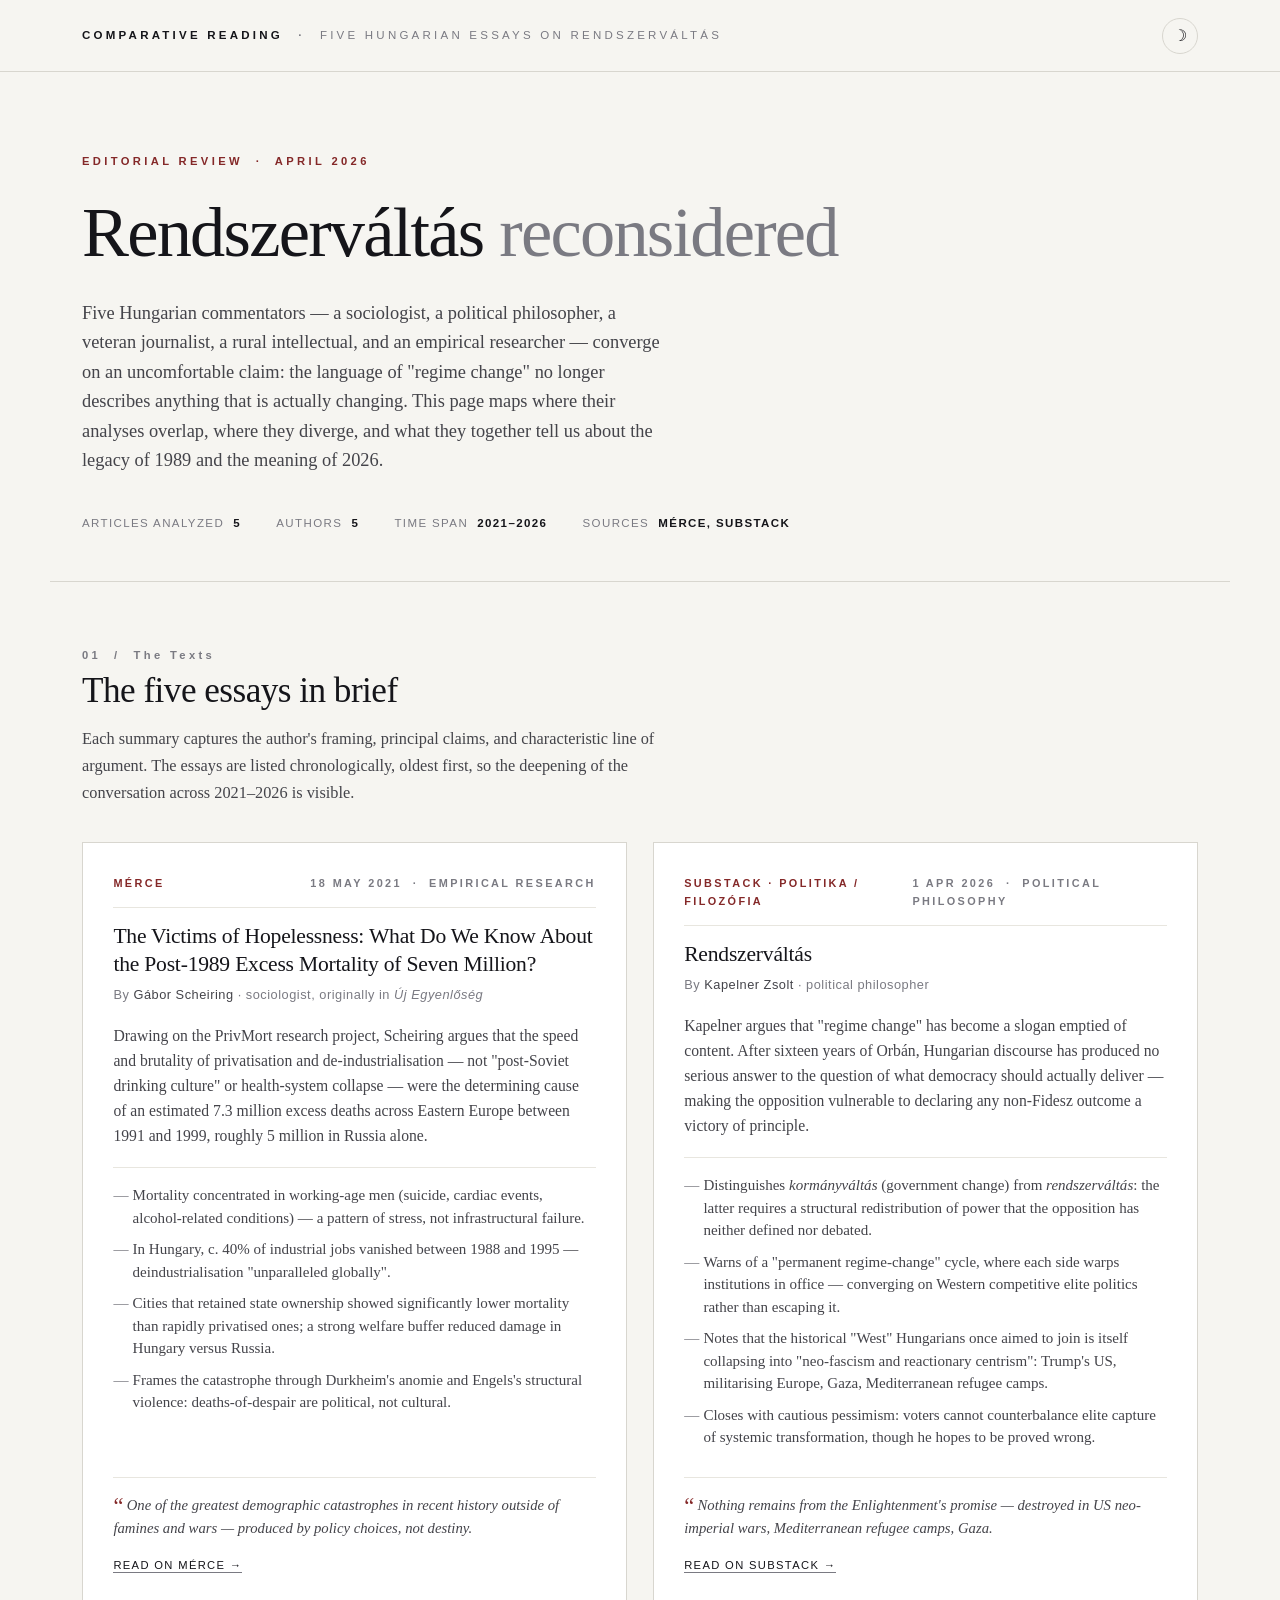
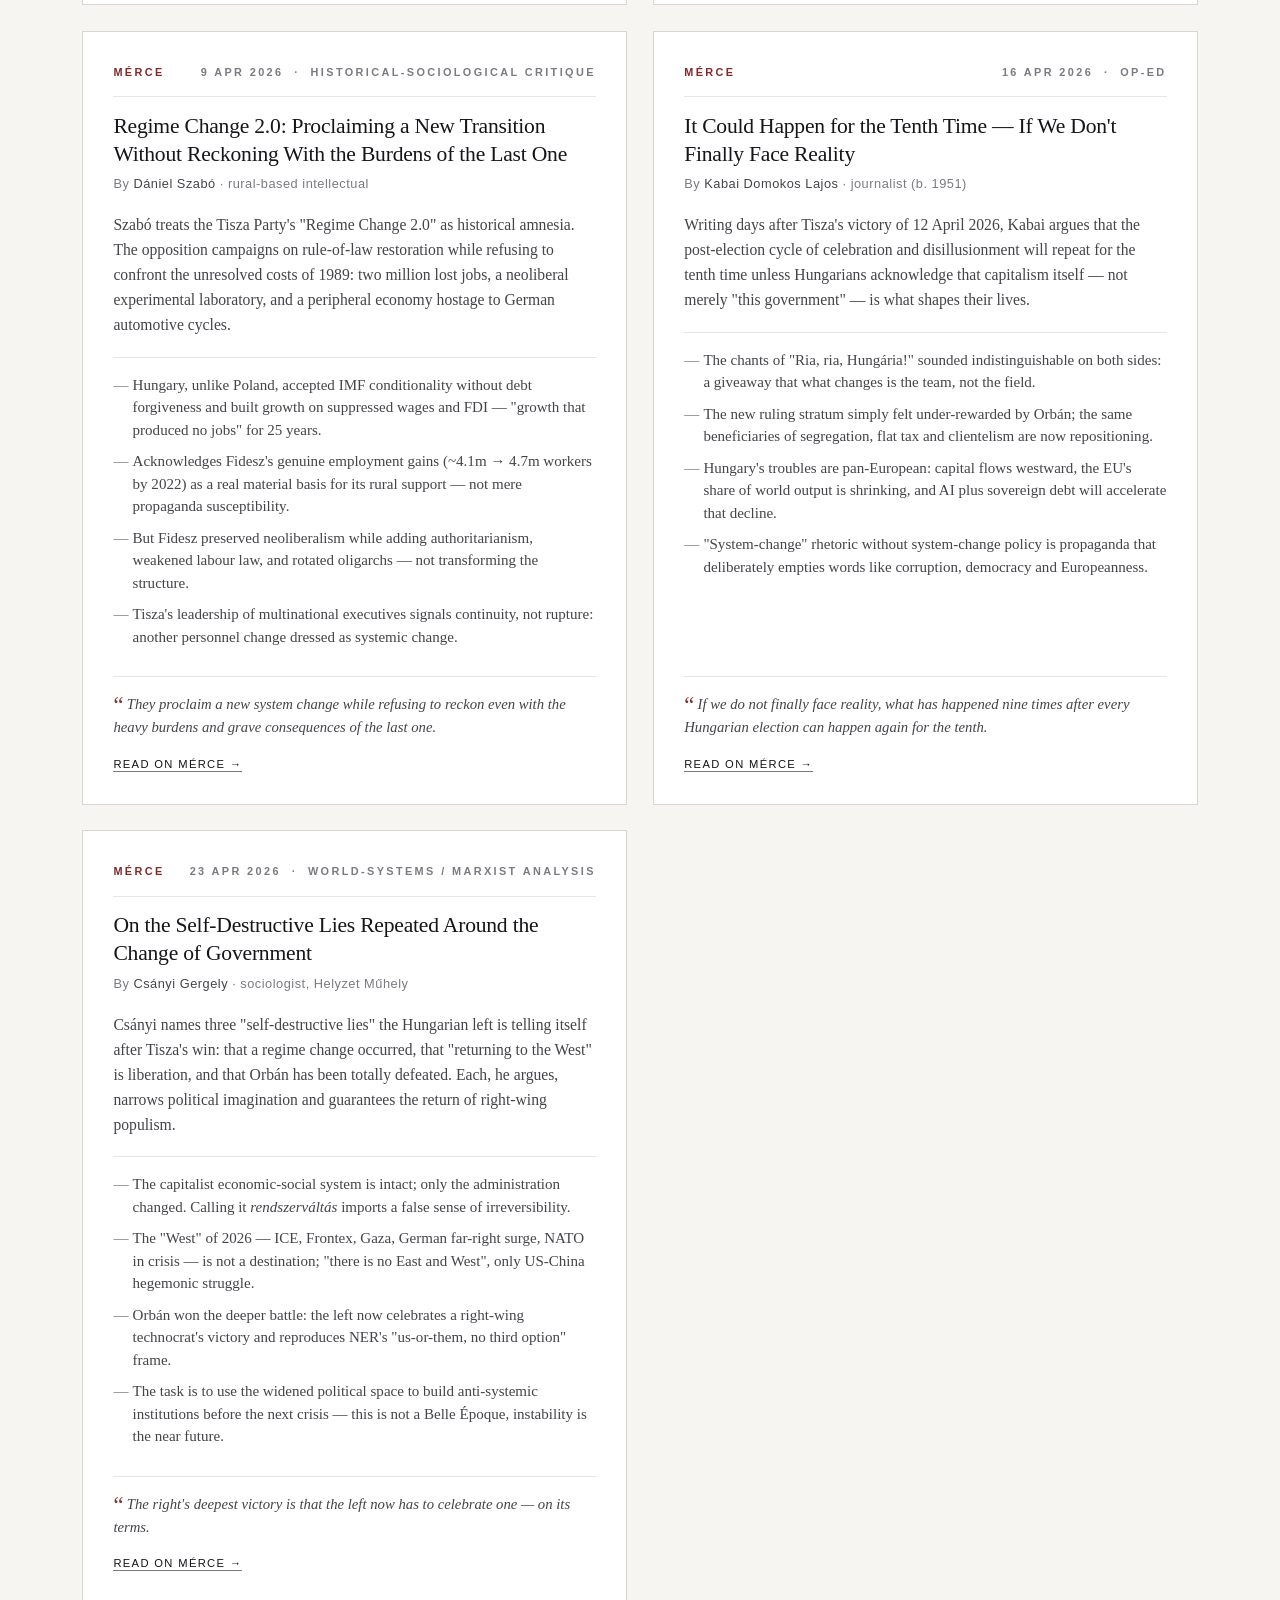
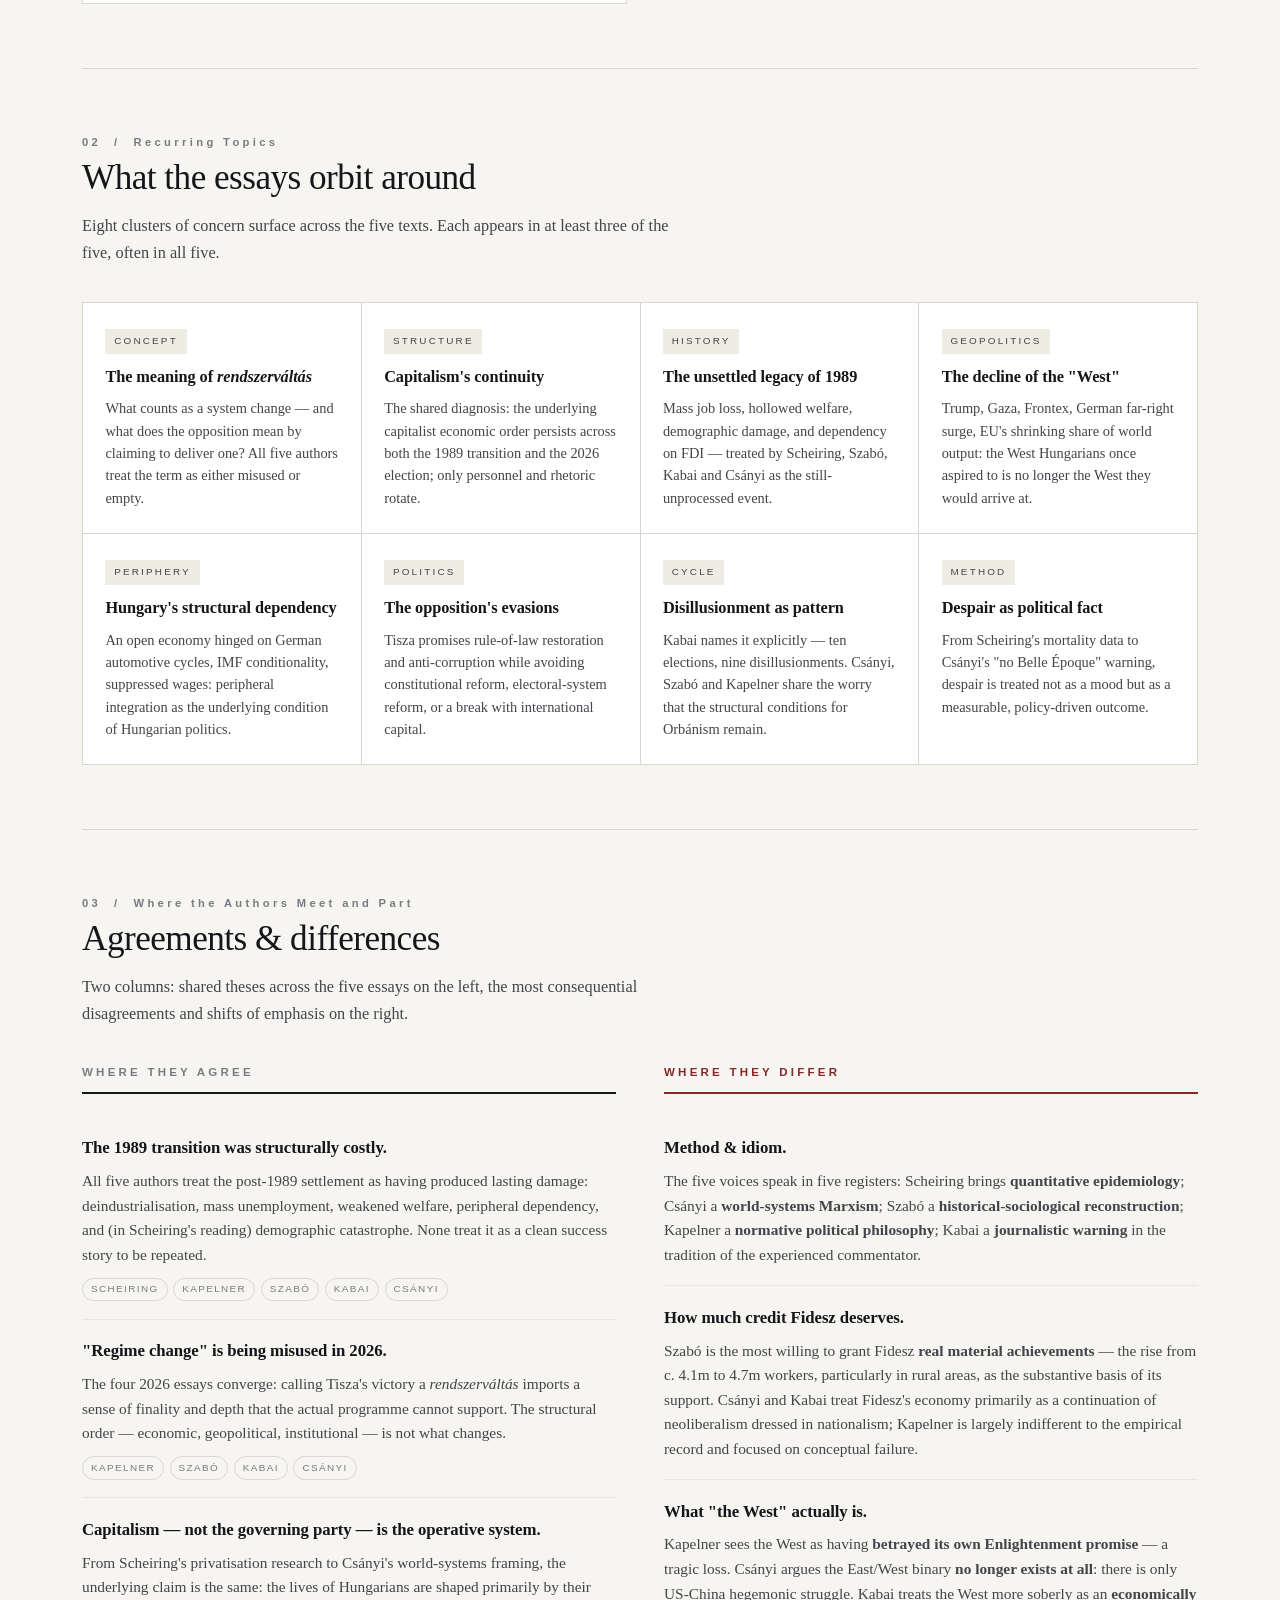
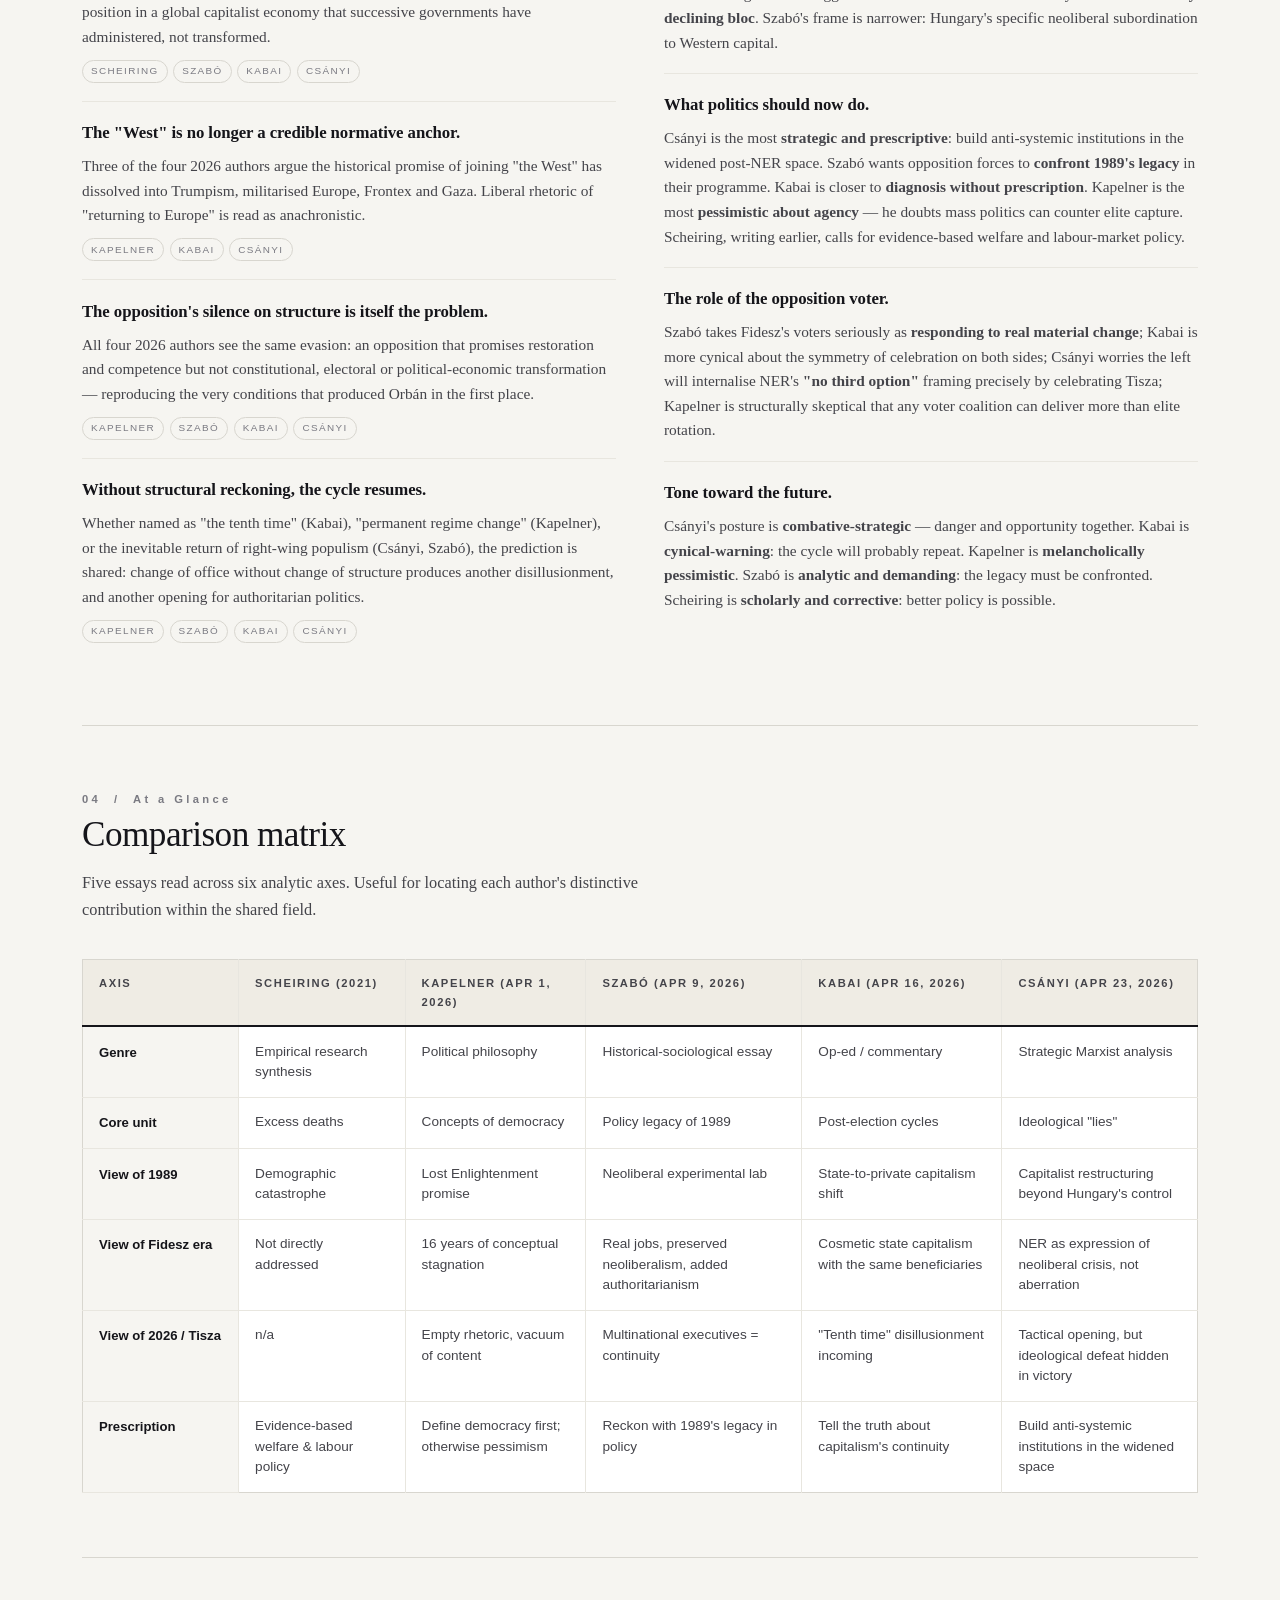
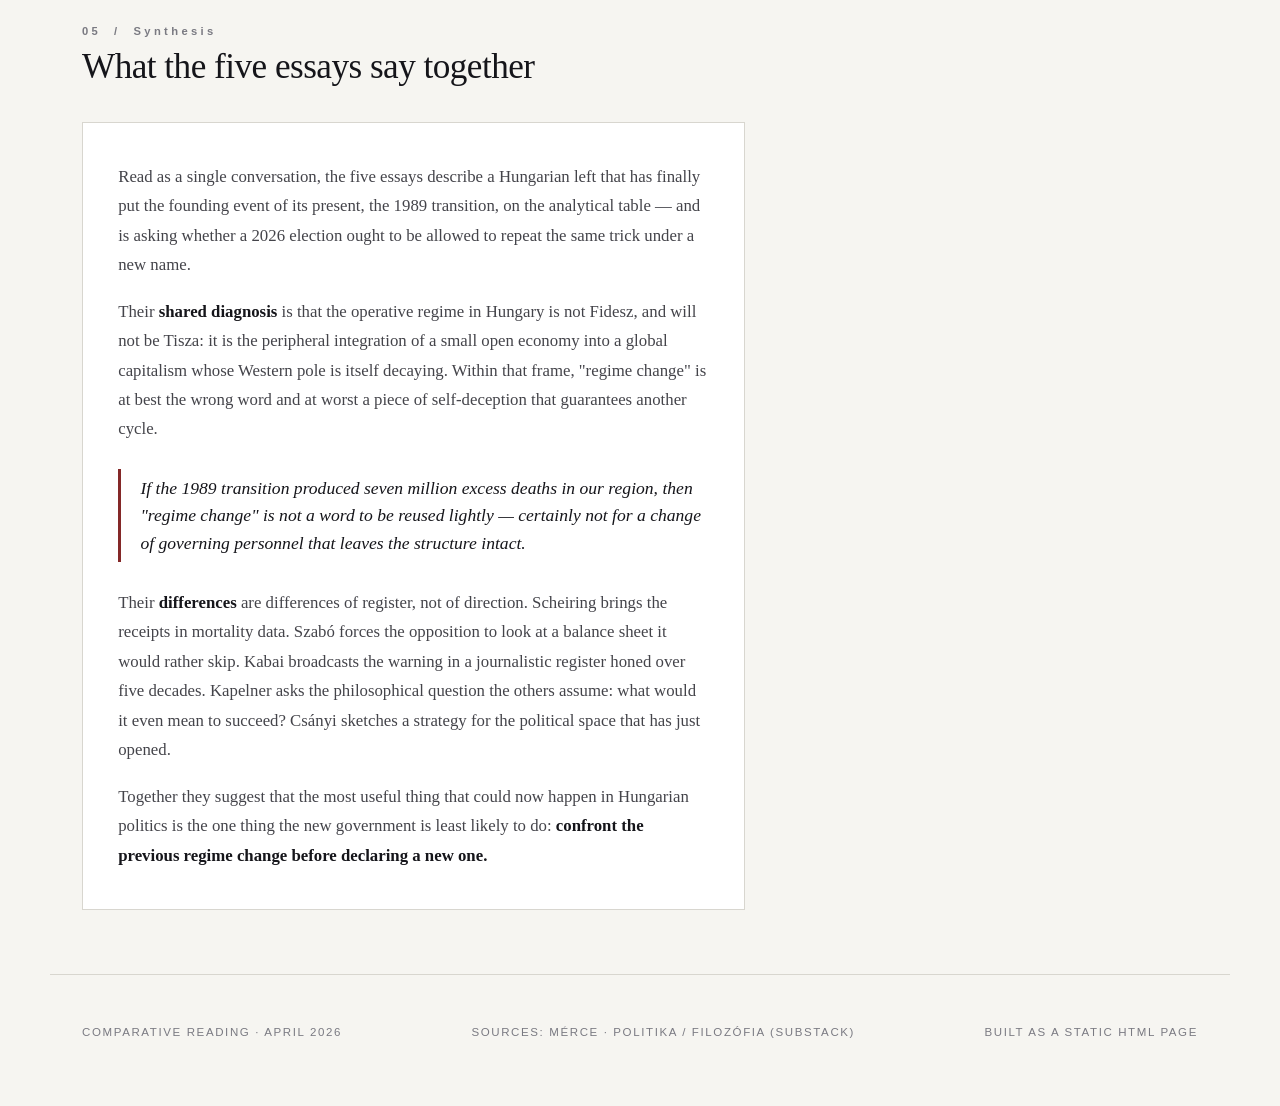
<file: regime-change-analysis/regime_change_analysis.html>
<!DOCTYPE html>
<html lang="en">
<head>
<meta charset="UTF-8">
<meta name="viewport" content="width=device-width, initial-scale=1.0">
<title>Rendszerváltás Reconsidered &mdash; Comparative Analysis of Five Hungarian Essays</title>
<style>
:root {
    --bg:        #f6f5f1;
    --paper:     #ffffff;
    --ink:       #15151a;
    --ink-dim:   #44444a;
    --ink-mu:    #7a7a82;
    --line:      #d8d6cf;
    --line-soft: #e8e6df;
    --rule:      #15151a;
    --accent:    #842828;
    --tag-bg:    #efece4;
}
body.dark {
    --bg:        #0e0e10;
    --paper:     #15151a;
    --ink:       #ececef;
    --ink-dim:   #b9b9c0;
    --ink-mu:    #76767e;
    --line:      #2c2c33;
    --line-soft: #1f1f24;
    --rule:      #ececef;
    --accent:    #c97171;
    --tag-bg:    #1c1c22;
}

*,*::before,*::after { margin:0; padding:0; box-sizing:border-box; }
html { -webkit-text-size-adjust:100%; scroll-behavior:smooth; }
body {
    background: var(--bg);
    color: var(--ink);
    font-family: 'Source Serif 4', 'Source Serif Pro', Georgia, 'Times New Roman', serif;
    font-size: 17px;
    line-height: 1.65;
    -webkit-font-smoothing: antialiased;
    transition: background .25s ease, color .25s ease;
}
.sans {
    font-family: 'Inter', -apple-system, BlinkMacSystemFont, 'Helvetica Neue', system-ui, sans-serif;
}

/* ─── HEADER ─── */
.topbar {
    position: sticky;
    top: 0;
    z-index: 50;
    background: var(--bg);
    border-bottom: 1px solid var(--line);
}
.topbar-inner {
    max-width: 1180px;
    margin: 0 auto;
    padding: 1.1rem 2rem;
    display: flex;
    align-items: center;
    gap: 1.5rem;
}
.brand {
    font-family: 'Inter', sans-serif;
    font-size: .72rem;
    font-weight: 600;
    letter-spacing: .28em;
    text-transform: uppercase;
    color: var(--ink);
}
.brand .sep {
    color: var(--ink-mu);
    margin: 0 .55rem;
}
.brand .meta {
    color: var(--ink-mu);
    font-weight: 500;
}
.theme-btn {
    margin-left: auto;
    width: 36px; height: 36px;
    border: 1px solid var(--line);
    background: transparent;
    color: var(--ink);
    cursor: pointer;
    border-radius: 999px;
    display: grid; place-items: center;
    font-size: 1rem;
    transition: border-color .15s, background .15s;
}
.theme-btn:hover { border-color: var(--ink-dim); background: var(--paper); }

/* ─── HERO ─── */
.hero {
    max-width: 1180px;
    margin: 0 auto;
    padding: 5rem 2rem 3rem;
    border-bottom: 1px solid var(--line);
}
.hero .eyebrow {
    font-family: 'Inter', sans-serif;
    font-size: .7rem;
    font-weight: 600;
    letter-spacing: .3em;
    text-transform: uppercase;
    color: var(--accent);
    margin-bottom: 1.6rem;
}
.hero h1 {
    font-size: clamp(2.4rem, 6vw, 4.4rem);
    font-weight: 500;
    letter-spacing: -.025em;
    line-height: 1.05;
    max-width: 22ch;
}
.hero .lede {
    margin-top: 1.8rem;
    max-width: 64ch;
    font-size: 1.15rem;
    color: var(--ink-dim);
    line-height: 1.6;
}
.hero .meta-line {
    margin-top: 2.4rem;
    display: flex;
    flex-wrap: wrap;
    gap: 1.4rem 2.2rem;
    font-family: 'Inter', sans-serif;
    font-size: .72rem;
    letter-spacing: .12em;
    text-transform: uppercase;
    color: var(--ink-mu);
}
.hero .meta-line strong {
    color: var(--ink);
    font-weight: 600;
    margin-left: .4em;
}

/* ─── LAYOUT ─── */
main {
    max-width: 1180px;
    margin: 0 auto;
    padding: 0 2rem;
}
section { padding: 4rem 0; border-bottom: 1px solid var(--line); }
section:last-of-type { border-bottom: none; }

.sec-head { margin-bottom: 2.2rem; max-width: 70ch; }
.sec-head .num {
    font-family: 'Inter', sans-serif;
    font-size: .7rem;
    font-weight: 600;
    letter-spacing: .3em;
    color: var(--ink-mu);
}
.sec-head h2 {
    margin-top: .4rem;
    font-size: clamp(1.6rem, 3.2vw, 2.2rem);
    font-weight: 500;
    letter-spacing: -.015em;
    line-height: 1.15;
}
.sec-head p {
    margin-top: .9rem;
    color: var(--ink-dim);
    font-size: 1.02rem;
}

/* ─── ARTICLE CARDS ─── */
.articles { display: grid; gap: 1.6rem; }
@media (min-width: 880px) {
    .articles { grid-template-columns: repeat(2, 1fr); }
}
.card {
    background: var(--paper);
    border: 1px solid var(--line);
    padding: 2rem 1.9rem 1.9rem;
    display: flex;
    flex-direction: column;
}
.card .stamp {
    display: flex;
    justify-content: space-between;
    align-items: baseline;
    font-family: 'Inter', sans-serif;
    font-size: .68rem;
    font-weight: 600;
    letter-spacing: .22em;
    text-transform: uppercase;
    color: var(--ink-mu);
    margin-bottom: .9rem;
    padding-bottom: .9rem;
    border-bottom: 1px solid var(--line-soft);
}
.card .stamp .pub { color: var(--accent); }
.card h3 {
    font-size: 1.35rem;
    font-weight: 500;
    line-height: 1.3;
    letter-spacing: -.01em;
    margin-bottom: .35rem;
}
.card .byline {
    font-family: 'Inter', sans-serif;
    font-size: .8rem;
    color: var(--ink-mu);
    letter-spacing: .04em;
    margin-bottom: 1.1rem;
}
.card .byline strong { color: var(--ink-dim); font-weight: 500; }
.card .thesis {
    font-size: .98rem;
    color: var(--ink-dim);
    margin-bottom: 1.2rem;
    line-height: 1.6;
}
.card .pts {
    list-style: none;
    border-top: 1px solid var(--line-soft);
    padding-top: 1rem;
    margin-bottom: 1.2rem;
}
.card .pts li {
    position: relative;
    padding-left: 1.2rem;
    margin-bottom: .55rem;
    font-size: .94rem;
    line-height: 1.5;
    color: var(--ink-dim);
}
.card .pts li::before {
    content: "—";
    position: absolute;
    left: 0;
    color: var(--ink-mu);
}
.card .quote {
    margin-top: auto;
    padding: 1rem 0 0;
    border-top: 1px solid var(--line-soft);
    font-size: .92rem;
    font-style: italic;
    color: var(--ink-dim);
    line-height: 1.55;
}
.card .quote::before {
    content: "“";
    color: var(--accent);
    font-style: normal;
    font-size: 1.4rem;
    line-height: 0;
    margin-right: .15em;
    vertical-align: -.18em;
}
.card .source {
    margin-top: 1rem;
    font-family: 'Inter', sans-serif;
    font-size: .7rem;
    letter-spacing: .12em;
    text-transform: uppercase;
}
.card .source a {
    color: var(--ink);
    text-decoration: none;
    border-bottom: 1px solid var(--ink-mu);
    padding-bottom: 1px;
    transition: color .15s, border-color .15s;
}
.card .source a:hover { color: var(--accent); border-color: var(--accent); }

/* ─── TOPICS ─── */
.topics-grid {
    display: grid;
    grid-template-columns: repeat(auto-fit, minmax(240px, 1fr));
    gap: 1px;
    background: var(--line);
    border: 1px solid var(--line);
}
.topic {
    background: var(--paper);
    padding: 1.4rem 1.4rem 1.5rem;
}
.topic .tag {
    display: inline-block;
    font-family: 'Inter', sans-serif;
    font-size: .62rem;
    letter-spacing: .22em;
    text-transform: uppercase;
    background: var(--tag-bg);
    color: var(--ink-dim);
    padding: .25rem .55rem;
    margin-bottom: .65rem;
}
.topic h4 {
    font-size: 1.02rem;
    font-weight: 600;
    margin-bottom: .4rem;
    letter-spacing: -.005em;
}
.topic p {
    font-size: .9rem;
    color: var(--ink-dim);
    line-height: 1.55;
}

/* ─── AGREEMENT / DIFFERENCE COLUMNS ─── */
.two-col {
    display: grid;
    gap: 2rem;
}
@media (min-width: 880px) {
    .two-col { grid-template-columns: 1fr 1fr; gap: 3rem; }
}
.col h3 {
    font-family: 'Inter', sans-serif;
    font-size: .72rem;
    font-weight: 600;
    letter-spacing: .28em;
    text-transform: uppercase;
    color: var(--ink-mu);
    padding-bottom: .65rem;
    border-bottom: 2px solid var(--rule);
    margin-bottom: 1.4rem;
}
.col h3.heat { color: var(--accent); border-color: var(--accent); }
.point {
    padding: 1.1rem 0;
    border-bottom: 1px solid var(--line-soft);
}
.point:last-child { border-bottom: none; }
.point h4 {
    font-size: 1.05rem;
    font-weight: 600;
    margin-bottom: .45rem;
    letter-spacing: -.005em;
}
.point p {
    color: var(--ink-dim);
    font-size: .96rem;
    line-height: 1.6;
}
.point .who {
    display: inline-flex;
    flex-wrap: wrap;
    gap: .35rem;
    margin-top: .65rem;
}
.point .who span {
    font-family: 'Inter', sans-serif;
    font-size: .62rem;
    letter-spacing: .14em;
    text-transform: uppercase;
    color: var(--ink-mu);
    border: 1px solid var(--line);
    padding: .15rem .5rem;
    border-radius: 999px;
}

/* ─── COMPARISON TABLE ─── */
.tbl-wrap { overflow-x: auto; }
.tbl {
    width: 100%;
    border-collapse: collapse;
    font-family: 'Inter', sans-serif;
    font-size: .85rem;
    background: var(--paper);
    border: 1px solid var(--line);
    min-width: 720px;
}
.tbl th, .tbl td {
    padding: .9rem 1rem;
    text-align: left;
    vertical-align: top;
    border-bottom: 1px solid var(--line-soft);
    border-right: 1px solid var(--line-soft);
}
.tbl th:last-child, .tbl td:last-child { border-right: none; }
.tbl tr:last-child td { border-bottom: none; }
.tbl thead th {
    background: var(--tag-bg);
    font-weight: 600;
    font-size: .7rem;
    letter-spacing: .14em;
    text-transform: uppercase;
    color: var(--ink-dim);
    border-bottom: 2px solid var(--rule);
}
.tbl tbody th {
    font-weight: 600;
    color: var(--ink);
    background: var(--bg);
    width: 14%;
    font-size: .82rem;
}
.tbl td { color: var(--ink-dim); line-height: 1.5; }
.tbl td strong { color: var(--ink); font-weight: 600; }

/* ─── SYNTHESIS ─── */
.synthesis {
    background: var(--paper);
    border: 1px solid var(--line);
    padding: 2.4rem 2.2rem;
    max-width: 78ch;
}
.synthesis p {
    font-size: 1.05rem;
    color: var(--ink-dim);
    line-height: 1.75;
    margin-bottom: 1.1rem;
}
.synthesis p:last-child { margin-bottom: 0; }
.synthesis p strong { color: var(--ink); font-weight: 600; }
.pull {
    border-left: 3px solid var(--accent);
    padding: .35rem 0 .35rem 1.2rem;
    margin: 1.6rem 0;
    font-size: 1.1rem;
    font-style: italic;
    color: var(--ink);
    line-height: 1.55;
}

/* ─── FOOTER ─── */
footer {
    max-width: 1180px;
    margin: 0 auto;
    padding: 3rem 2rem 4rem;
    border-top: 1px solid var(--line);
    font-family: 'Inter', sans-serif;
    font-size: .72rem;
    letter-spacing: .14em;
    text-transform: uppercase;
    color: var(--ink-mu);
    display: flex;
    flex-wrap: wrap;
    gap: 1rem 2rem;
    justify-content: space-between;
}

@media (max-width: 720px) {
    .topbar-inner, main, footer { padding-left: 1.2rem; padding-right: 1.2rem; }
    .hero { padding: 3.5rem 1.2rem 2.5rem; }
    section { padding: 3rem 0; }
}
</style>
</head>
<body>

<div class="topbar">
    <div class="topbar-inner">
        <div class="brand">
            Comparative Reading <span class="sep">·</span>
            <span class="meta">Five Hungarian Essays on Rendszerváltás</span>
        </div>
        <button class="theme-btn" id="themeBtn" type="button" aria-label="Toggle theme" title="Toggle theme">&#9789;</button>
    </div>
</div>

<header class="hero">
    <div class="eyebrow">Editorial Review &nbsp;·&nbsp; April 2026</div>
    <h1>Rendszerváltás <em style="font-style:normal;color:var(--ink-mu);">reconsidered</em></h1>
    <p class="lede">Five Hungarian commentators &mdash; a sociologist, a political philosopher, a veteran journalist, a rural intellectual, and an empirical researcher &mdash; converge on an uncomfortable claim: the language of "regime change" no longer describes anything that is actually changing. This page maps where their analyses overlap, where they diverge, and what they together tell us about the legacy of 1989 and the meaning of 2026.</p>
    <div class="meta-line">
        <span>Articles analyzed <strong>5</strong></span>
        <span>Authors <strong>5</strong></span>
        <span>Time span <strong>2021&ndash;2026</strong></span>
        <span>Sources <strong>Mérce, Substack</strong></span>
    </div>
</header>

<main>

<!-- ═══════════ ARTICLE CARDS ═══════════ -->
<section id="articles">
    <div class="sec-head">
        <div class="num">01 &nbsp;/&nbsp; The Texts</div>
        <h2>The five essays in brief</h2>
        <p>Each summary captures the author's framing, principal claims, and characteristic line of argument. The essays are listed chronologically, oldest first, so the deepening of the conversation across 2021&ndash;2026 is visible.</p>
    </div>

    <div class="articles">

        <!-- 1 — Scheiring 2021 -->
        <article class="card">
            <div class="stamp"><span class="pub">Mérce</span><span>18 May 2021 &nbsp;·&nbsp; Empirical Research</span></div>
            <h3>The Victims of Hopelessness: What Do We Know About the Post-1989 Excess Mortality of Seven Million?</h3>
            <p class="byline">By <strong>Gábor Scheiring</strong> &middot; sociologist, originally in <em>Új Egyenlőség</em></p>
            <p class="thesis">Drawing on the PrivMort research project, Scheiring argues that the speed and brutality of privatisation and de-industrialisation &mdash; not "post-Soviet drinking culture" or health-system collapse &mdash; were the determining cause of an estimated 7.3 million excess deaths across Eastern Europe between 1991 and 1999, roughly 5 million in Russia alone.</p>
            <ul class="pts">
                <li>Mortality concentrated in working-age men (suicide, cardiac events, alcohol-related conditions) &mdash; a pattern of stress, not infrastructural failure.</li>
                <li>In Hungary, c. 40% of industrial jobs vanished between 1988 and 1995 &mdash; deindustrialisation "unparalleled globally".</li>
                <li>Cities that retained state ownership showed significantly lower mortality than rapidly privatised ones; a strong welfare buffer reduced damage in Hungary versus Russia.</li>
                <li>Frames the catastrophe through Durkheim's anomie and Engels's structural violence: deaths-of-despair are political, not cultural.</li>
            </ul>
            <p class="quote">One of the greatest demographic catastrophes in recent history outside of famines and wars &mdash; produced by policy choices, not destiny.</p>
            <p class="source"><a href="https://merce.hu/2021/05/18/a-remenyvesztettseg-aldozatai-mit-tudunk-a-rendszervaltas-utani-7-millios-tobblethalalozas-okairol/" target="_blank" rel="noopener">Read on Mérce →</a></p>
        </article>

        <!-- 2 — Kapelner -->
        <article class="card">
            <div class="stamp"><span class="pub">Substack &middot; Politika / filozófia</span><span>1 Apr 2026 &nbsp;·&nbsp; Political Philosophy</span></div>
            <h3>Rendszerváltás</h3>
            <p class="byline">By <strong>Kapelner Zsolt</strong> &middot; political philosopher</p>
            <p class="thesis">Kapelner argues that "regime change" has become a slogan emptied of content. After sixteen years of Orbán, Hungarian discourse has produced no serious answer to the question of what democracy should actually deliver &mdash; making the opposition vulnerable to declaring any non-Fidesz outcome a victory of principle.</p>
            <ul class="pts">
                <li>Distinguishes <em>kormányváltás</em> (government change) from <em>rendszerváltás</em>: the latter requires a structural redistribution of power that the opposition has neither defined nor debated.</li>
                <li>Warns of a "permanent regime-change" cycle, where each side warps institutions in office &mdash; converging on Western competitive elite politics rather than escaping it.</li>
                <li>Notes that the historical "West" Hungarians once aimed to join is itself collapsing into "neo-fascism and reactionary centrism": Trump's US, militarising Europe, Gaza, Mediterranean refugee camps.</li>
                <li>Closes with cautious pessimism: voters cannot counterbalance elite capture of systemic transformation, though he hopes to be proved wrong.</li>
            </ul>
            <p class="quote">Nothing remains from the Enlightenment's promise &mdash; destroyed in US neo-imperial wars, Mediterranean refugee camps, Gaza.</p>
            <p class="source"><a href="https://politikafilozofia.substack.com/p/rendszervaltas" target="_blank" rel="noopener">Read on Substack →</a></p>
        </article>

        <!-- 3 — Szabó -->
        <article class="card">
            <div class="stamp"><span class="pub">Mérce</span><span>9 Apr 2026 &nbsp;·&nbsp; Historical-Sociological Critique</span></div>
            <h3>Regime Change 2.0: Proclaiming a New Transition Without Reckoning With the Burdens of the Last One</h3>
            <p class="byline">By <strong>Dániel Szabó</strong> &middot; rural-based intellectual</p>
            <p class="thesis">Szabó treats the Tisza Party's "Regime Change 2.0" as historical amnesia. The opposition campaigns on rule-of-law restoration while refusing to confront the unresolved costs of 1989: two million lost jobs, a neoliberal experimental laboratory, and a peripheral economy hostage to German automotive cycles.</p>
            <ul class="pts">
                <li>Hungary, unlike Poland, accepted IMF conditionality without debt forgiveness and built growth on suppressed wages and FDI &mdash; "growth that produced no jobs" for 25 years.</li>
                <li>Acknowledges Fidesz's genuine employment gains (~4.1m → 4.7m workers by 2022) as a real material basis for its rural support &mdash; not mere propaganda susceptibility.</li>
                <li>But Fidesz preserved neoliberalism while adding authoritarianism, weakened labour law, and rotated oligarchs &mdash; not transforming the structure.</li>
                <li>Tisza's leadership of multinational executives signals continuity, not rupture: another personnel change dressed as systemic change.</li>
            </ul>
            <p class="quote">They proclaim a new system change while refusing to reckon even with the heavy burdens and grave consequences of the last one.</p>
            <p class="source"><a href="https://merce.hu/2026/04/09/rendszervaltas-2-0-ugy-hirdetnek-rendszervaltast-hogy-az-elozo-rendszervaltas-terhes-oroksegevel-sem-vetnek-szamot/" target="_blank" rel="noopener">Read on Mérce →</a></p>
        </article>

        <!-- 4 — Kabai -->
        <article class="card">
            <div class="stamp"><span class="pub">Mérce</span><span>16 Apr 2026 &nbsp;·&nbsp; Op-Ed</span></div>
            <h3>It Could Happen for the Tenth Time &mdash; If We Don't Finally Face Reality</h3>
            <p class="byline">By <strong>Kabai Domokos Lajos</strong> &middot; journalist (b. 1951)</p>
            <p class="thesis">Writing days after Tisza's victory of 12 April 2026, Kabai argues that the post-election cycle of celebration and disillusionment will repeat for the tenth time unless Hungarians acknowledge that capitalism itself &mdash; not merely "this government" &mdash; is what shapes their lives.</p>
            <ul class="pts">
                <li>The chants of "Ria, ria, Hungária!" sounded indistinguishable on both sides: a giveaway that what changes is the team, not the field.</li>
                <li>The new ruling stratum simply felt under-rewarded by Orbán; the same beneficiaries of segregation, flat tax and clientelism are now repositioning.</li>
                <li>Hungary's troubles are pan-European: capital flows westward, the EU's share of world output is shrinking, and AI plus sovereign debt will accelerate that decline.</li>
                <li>"System-change" rhetoric without system-change policy is propaganda that deliberately empties words like corruption, democracy and Europeanness.</li>
            </ul>
            <p class="quote">If we do not finally face reality, what has happened nine times after every Hungarian election can happen again for the tenth.</p>
            <p class="source"><a href="https://merce.hu/2026/04/16/tizedszer-is-megtortenhet-ami-eddig-minden-valasztas-utan-ha-a-valosaggal-nem-nezunk-vegre-szembe/" target="_blank" rel="noopener">Read on Mérce →</a></p>
        </article>

        <!-- 5 — Csányi -->
        <article class="card">
            <div class="stamp"><span class="pub">Mérce</span><span>23 Apr 2026 &nbsp;·&nbsp; World-Systems / Marxist Analysis</span></div>
            <h3>On the Self-Destructive Lies Repeated Around the Change of Government</h3>
            <p class="byline">By <strong>Csányi Gergely</strong> &middot; sociologist, Helyzet Műhely</p>
            <p class="thesis">Csányi names three "self-destructive lies" the Hungarian left is telling itself after Tisza's win: that a regime change occurred, that "returning to the West" is liberation, and that Orbán has been totally defeated. Each, he argues, narrows political imagination and guarantees the return of right-wing populism.</p>
            <ul class="pts">
                <li>The capitalist economic-social system is intact; only the administration changed. Calling it <em>rendszerváltás</em> imports a false sense of irreversibility.</li>
                <li>The "West" of 2026 &mdash; ICE, Frontex, Gaza, German far-right surge, NATO in crisis &mdash; is not a destination; "there is no East and West", only US-China hegemonic struggle.</li>
                <li>Orbán won the deeper battle: the left now celebrates a right-wing technocrat's victory and reproduces NER's "us-or-them, no third option" frame.</li>
                <li>The task is to use the widened political space to build anti-systemic institutions before the next crisis &mdash; this is not a Belle Époque, instability is the near future.</li>
            </ul>
            <p class="quote">The right's deepest victory is that the left now has to celebrate one &mdash; on its terms.</p>
            <p class="source"><a href="https://merce.hu/2026/04/23/a-kormanyvaltas-kapcsan-ismetelgetett-onpusztito-hazugsagokrol/" target="_blank" rel="noopener">Read on Mérce →</a></p>
        </article>

    </div>
</section>

<!-- ═══════════ TOPICS ═══════════ -->
<section id="topics">
    <div class="sec-head">
        <div class="num">02 &nbsp;/&nbsp; Recurring Topics</div>
        <h2>What the essays orbit around</h2>
        <p>Eight clusters of concern surface across the five texts. Each appears in at least three of the five, often in all five.</p>
    </div>

    <div class="topics-grid">
        <div class="topic">
            <span class="tag">Concept</span>
            <h4>The meaning of <em>rendszerváltás</em></h4>
            <p>What counts as a system change &mdash; and what does the opposition mean by claiming to deliver one? All five authors treat the term as either misused or empty.</p>
        </div>
        <div class="topic">
            <span class="tag">Structure</span>
            <h4>Capitalism's continuity</h4>
            <p>The shared diagnosis: the underlying capitalist economic order persists across both the 1989 transition and the 2026 election; only personnel and rhetoric rotate.</p>
        </div>
        <div class="topic">
            <span class="tag">History</span>
            <h4>The unsettled legacy of 1989</h4>
            <p>Mass job loss, hollowed welfare, demographic damage, and dependency on FDI &mdash; treated by Scheiring, Szabó, Kabai and Csányi as the still-unprocessed event.</p>
        </div>
        <div class="topic">
            <span class="tag">Geopolitics</span>
            <h4>The decline of the "West"</h4>
            <p>Trump, Gaza, Frontex, German far-right surge, EU's shrinking share of world output: the West Hungarians once aspired to is no longer the West they would arrive at.</p>
        </div>
        <div class="topic">
            <span class="tag">Periphery</span>
            <h4>Hungary's structural dependency</h4>
            <p>An open economy hinged on German automotive cycles, IMF conditionality, suppressed wages: peripheral integration as the underlying condition of Hungarian politics.</p>
        </div>
        <div class="topic">
            <span class="tag">Politics</span>
            <h4>The opposition's evasions</h4>
            <p>Tisza promises rule-of-law restoration and anti-corruption while avoiding constitutional reform, electoral-system reform, or a break with international capital.</p>
        </div>
        <div class="topic">
            <span class="tag">Cycle</span>
            <h4>Disillusionment as pattern</h4>
            <p>Kabai names it explicitly &mdash; ten elections, nine disillusionments. Csányi, Szabó and Kapelner share the worry that the structural conditions for Orbánism remain.</p>
        </div>
        <div class="topic">
            <span class="tag">Method</span>
            <h4>Despair as political fact</h4>
            <p>From Scheiring's mortality data to Csányi's "no Belle Époque" warning, despair is treated not as a mood but as a measurable, policy-driven outcome.</p>
        </div>
    </div>
</section>

<!-- ═══════════ AGREEMENT / DIFFERENCE ═══════════ -->
<section id="convergence">
    <div class="sec-head">
        <div class="num">03 &nbsp;/&nbsp; Where the Authors Meet and Part</div>
        <h2>Agreements &amp; differences</h2>
        <p>Two columns: shared theses across the five essays on the left, the most consequential disagreements and shifts of emphasis on the right.</p>
    </div>

    <div class="two-col">

        <div class="col">
            <h3>Where they agree</h3>

            <div class="point">
                <h4>The 1989 transition was structurally costly.</h4>
                <p>All five authors treat the post-1989 settlement as having produced lasting damage: deindustrialisation, mass unemployment, weakened welfare, peripheral dependency, and (in Scheiring's reading) demographic catastrophe. None treat it as a clean success story to be repeated.</p>
                <div class="who"><span>Scheiring</span><span>Kapelner</span><span>Szabó</span><span>Kabai</span><span>Csányi</span></div>
            </div>

            <div class="point">
                <h4>"Regime change" is being misused in 2026.</h4>
                <p>The four 2026 essays converge: calling Tisza's victory a <em>rendszerváltás</em> imports a sense of finality and depth that the actual programme cannot support. The structural order &mdash; economic, geopolitical, institutional &mdash; is not what changes.</p>
                <div class="who"><span>Kapelner</span><span>Szabó</span><span>Kabai</span><span>Csányi</span></div>
            </div>

            <div class="point">
                <h4>Capitalism &mdash; not the governing party &mdash; is the operative system.</h4>
                <p>From Scheiring's privatisation research to Csányi's world-systems framing, the underlying claim is the same: the lives of Hungarians are shaped primarily by their position in a global capitalist economy that successive governments have administered, not transformed.</p>
                <div class="who"><span>Scheiring</span><span>Szabó</span><span>Kabai</span><span>Csányi</span></div>
            </div>

            <div class="point">
                <h4>The "West" is no longer a credible normative anchor.</h4>
                <p>Three of the four 2026 authors argue the historical promise of joining "the West" has dissolved into Trumpism, militarised Europe, Frontex and Gaza. Liberal rhetoric of "returning to Europe" is read as anachronistic.</p>
                <div class="who"><span>Kapelner</span><span>Kabai</span><span>Csányi</span></div>
            </div>

            <div class="point">
                <h4>The opposition's silence on structure is itself the problem.</h4>
                <p>All four 2026 authors see the same evasion: an opposition that promises restoration and competence but not constitutional, electoral or political-economic transformation &mdash; reproducing the very conditions that produced Orbán in the first place.</p>
                <div class="who"><span>Kapelner</span><span>Szabó</span><span>Kabai</span><span>Csányi</span></div>
            </div>

            <div class="point">
                <h4>Without structural reckoning, the cycle resumes.</h4>
                <p>Whether named as "the tenth time" (Kabai), "permanent regime change" (Kapelner), or the inevitable return of right-wing populism (Csányi, Szabó), the prediction is shared: change of office without change of structure produces another disillusionment, and another opening for authoritarian politics.</p>
                <div class="who"><span>Kapelner</span><span>Szabó</span><span>Kabai</span><span>Csányi</span></div>
            </div>
        </div>

        <div class="col">
            <h3 class="heat">Where they differ</h3>

            <div class="point">
                <h4>Method &amp; idiom.</h4>
                <p>The five voices speak in five registers: Scheiring brings <strong>quantitative epidemiology</strong>; Csányi a <strong>world-systems Marxism</strong>; Szabó a <strong>historical-sociological reconstruction</strong>; Kapelner a <strong>normative political philosophy</strong>; Kabai a <strong>journalistic warning</strong> in the tradition of the experienced commentator.</p>
            </div>

            <div class="point">
                <h4>How much credit Fidesz deserves.</h4>
                <p>Szabó is the most willing to grant Fidesz <strong>real material achievements</strong> &mdash; the rise from c. 4.1m to 4.7m workers, particularly in rural areas, as the substantive basis of its support. Csányi and Kabai treat Fidesz's economy primarily as a continuation of neoliberalism dressed in nationalism; Kapelner is largely indifferent to the empirical record and focused on conceptual failure.</p>
            </div>

            <div class="point">
                <h4>What "the West" actually is.</h4>
                <p>Kapelner sees the West as having <strong>betrayed its own Enlightenment promise</strong> &mdash; a tragic loss. Csányi argues the East/West binary <strong>no longer exists at all</strong>: there is only US-China hegemonic struggle. Kabai treats the West more soberly as an <strong>economically declining bloc</strong>. Szabó's frame is narrower: Hungary's specific neoliberal subordination to Western capital.</p>
            </div>

            <div class="point">
                <h4>What politics should now do.</h4>
                <p>Csányi is the most <strong>strategic and prescriptive</strong>: build anti-systemic institutions in the widened post-NER space. Szabó wants opposition forces to <strong>confront 1989's legacy</strong> in their programme. Kabai is closer to <strong>diagnosis without prescription</strong>. Kapelner is the most <strong>pessimistic about agency</strong> &mdash; he doubts mass politics can counter elite capture. Scheiring, writing earlier, calls for evidence-based welfare and labour-market policy.</p>
            </div>

            <div class="point">
                <h4>The role of the opposition voter.</h4>
                <p>Szabó takes Fidesz's voters seriously as <strong>responding to real material change</strong>; Kabai is more cynical about the symmetry of celebration on both sides; Csányi worries the left will internalise NER's <strong>"no third option"</strong> framing precisely by celebrating Tisza; Kapelner is structurally skeptical that any voter coalition can deliver more than elite rotation.</p>
            </div>

            <div class="point">
                <h4>Tone toward the future.</h4>
                <p>Csányi's posture is <strong>combative-strategic</strong> &mdash; danger and opportunity together. Kabai is <strong>cynical-warning</strong>: the cycle will probably repeat. Kapelner is <strong>melancholically pessimistic</strong>. Szabó is <strong>analytic and demanding</strong>: the legacy must be confronted. Scheiring is <strong>scholarly and corrective</strong>: better policy is possible.</p>
            </div>
        </div>

    </div>
</section>

<!-- ═══════════ COMPARISON TABLE ═══════════ -->
<section id="matrix">
    <div class="sec-head">
        <div class="num">04 &nbsp;/&nbsp; At a Glance</div>
        <h2>Comparison matrix</h2>
        <p>Five essays read across six analytic axes. Useful for locating each author's distinctive contribution within the shared field.</p>
    </div>

    <div class="tbl-wrap">
        <table class="tbl">
            <thead>
                <tr>
                    <th>Axis</th>
                    <th>Scheiring (2021)</th>
                    <th>Kapelner (Apr 1, 2026)</th>
                    <th>Szabó (Apr 9, 2026)</th>
                    <th>Kabai (Apr 16, 2026)</th>
                    <th>Csányi (Apr 23, 2026)</th>
                </tr>
            </thead>
            <tbody>
                <tr>
                    <th>Genre</th>
                    <td>Empirical research synthesis</td>
                    <td>Political philosophy</td>
                    <td>Historical-sociological essay</td>
                    <td>Op-ed / commentary</td>
                    <td>Strategic Marxist analysis</td>
                </tr>
                <tr>
                    <th>Core unit</th>
                    <td>Excess deaths</td>
                    <td>Concepts of democracy</td>
                    <td>Policy legacy of 1989</td>
                    <td>Post-election cycles</td>
                    <td>Ideological "lies"</td>
                </tr>
                <tr>
                    <th>View of 1989</th>
                    <td>Demographic catastrophe</td>
                    <td>Lost Enlightenment promise</td>
                    <td>Neoliberal experimental lab</td>
                    <td>State-to-private capitalism shift</td>
                    <td>Capitalist restructuring beyond Hungary's control</td>
                </tr>
                <tr>
                    <th>View of Fidesz era</th>
                    <td>Not directly addressed</td>
                    <td>16 years of conceptual stagnation</td>
                    <td>Real jobs, preserved neoliberalism, added authoritarianism</td>
                    <td>Cosmetic state capitalism with the same beneficiaries</td>
                    <td>NER as expression of neoliberal crisis, not aberration</td>
                </tr>
                <tr>
                    <th>View of 2026 / Tisza</th>
                    <td>n/a</td>
                    <td>Empty rhetoric, vacuum of content</td>
                    <td>Multinational executives = continuity</td>
                    <td>"Tenth time" disillusionment incoming</td>
                    <td>Tactical opening, but ideological defeat hidden in victory</td>
                </tr>
                <tr>
                    <th>Prescription</th>
                    <td>Evidence-based welfare &amp; labour policy</td>
                    <td>Define democracy first; otherwise pessimism</td>
                    <td>Reckon with 1989's legacy in policy</td>
                    <td>Tell the truth about capitalism's continuity</td>
                    <td>Build anti-systemic institutions in the widened space</td>
                </tr>
            </tbody>
        </table>
    </div>
</section>

<!-- ═══════════ SYNTHESIS ═══════════ -->
<section id="synthesis">
    <div class="sec-head">
        <div class="num">05 &nbsp;/&nbsp; Synthesis</div>
        <h2>What the five essays say together</h2>
    </div>

    <div class="synthesis">
        <p>Read as a single conversation, the five essays describe a Hungarian left that has finally put the founding event of its present, the 1989 transition, on the analytical table &mdash; and is asking whether a 2026 election ought to be allowed to repeat the same trick under a new name.</p>
        <p>Their <strong>shared diagnosis</strong> is that the operative regime in Hungary is not Fidesz, and will not be Tisza: it is the peripheral integration of a small open economy into a global capitalism whose Western pole is itself decaying. Within that frame, "regime change" is at best the wrong word and at worst a piece of self-deception that guarantees another cycle.</p>
        <div class="pull">If the 1989 transition produced seven million excess deaths in our region, then "regime change" is not a word to be reused lightly &mdash; certainly not for a change of governing personnel that leaves the structure intact.</div>
        <p>Their <strong>differences</strong> are differences of register, not of direction. Scheiring brings the receipts in mortality data. Szabó forces the opposition to look at a balance sheet it would rather skip. Kabai broadcasts the warning in a journalistic register honed over five decades. Kapelner asks the philosophical question the others assume: what would it even mean to succeed? Csányi sketches a strategy for the political space that has just opened.</p>
        <p>Together they suggest that the most useful thing that could now happen in Hungarian politics is the one thing the new government is least likely to do: <strong>confront the previous regime change before declaring a new one.</strong></p>
    </div>
</section>

</main>

<footer>
    <span>Comparative Reading &middot; April 2026</span>
    <span>Sources: Mérce &middot; Politika / filozófia (Substack)</span>
    <span>Built as a static HTML page</span>
</footer>

<script>
(function() {
    const btn = document.getElementById('themeBtn');
    if (!btn) return;
    let dark = false;
    function setIcon() {
        btn.innerHTML = dark ? '&#9728;' : '&#9789;';
    }
    btn.addEventListener('click', () => {
        dark = !dark;
        document.body.classList.toggle('dark', dark);
        setIcon();
    });
})();
</script>

</body>
</html>
</file>
<file: feigl-schultz-comparative/styles.css>
/* ============================================
   Comparative Reading — Feigl & Schultz
   Academic working-paper aesthetic
   ============================================ */

:root {
    --ink:        #1a1818;
    --ink-soft:   #2c2826;
    --muted:      #5a5450;
    --paper:      #f6f1e8;
    --paper-2:    #efe9dd;
    --rule:       #d6cebd;
    --accent:     #8a2a1f;     /* oxblood */
    --accent-2:   #3a5a4a;     /* deep green */
    --shadow:     0 1px 2px rgba(26, 24, 24, 0.06), 0 8px 24px rgba(26, 24, 24, 0.05);
}

* { box-sizing: border-box; }

html { scroll-behavior: smooth; }

body {
    margin: 0;
    padding: 0;
    font-family: "Iowan Old Style", "Palatino Linotype", "Book Antiqua", Palatino, Georgia, serif;
    font-size: 17px;
    line-height: 1.7;
    color: var(--ink);
    background: var(--paper);
    -webkit-font-smoothing: antialiased;
    text-rendering: optimizeLegibility;
}

/* ============================================
   Masthead
============================================ */
.masthead {
    background: var(--ink);
    color: var(--paper);
    padding: 4.5rem 2rem 4rem;
    border-bottom: 6px solid var(--accent);
}

.masthead-inner {
    max-width: 880px;
    margin: 0 auto;
}

.kicker {
    font-family: "Helvetica Neue", Arial, sans-serif;
    font-size: 0.78rem;
    letter-spacing: 0.22em;
    text-transform: uppercase;
    color: var(--paper);
    opacity: 0.65;
    margin: 0 0 1.2rem;
}

.masthead h1 {
    font-size: clamp(2.2rem, 4.5vw, 3.4rem);
    line-height: 1.12;
    margin: 0 0 1.3rem;
    font-weight: 700;
    letter-spacing: -0.012em;
}

.subtitle {
    font-size: 1.15rem;
    line-height: 1.55;
    color: var(--paper);
    opacity: 0.86;
    margin: 0 0 2rem;
    max-width: 720px;
}

.author-name {
    color: #e6c79c;
    font-style: italic;
}

.meta-line {
    font-family: "Helvetica Neue", Arial, sans-serif;
    font-size: 0.78rem;
    letter-spacing: 0.08em;
    text-transform: uppercase;
    color: var(--paper);
    opacity: 0.55;
    display: flex;
    flex-wrap: wrap;
    gap: 0.8rem;
}

/* ============================================
   Table of Contents
============================================ */
.toc {
    background: var(--paper-2);
    border-bottom: 1px solid var(--rule);
    padding: 1.6rem 2rem;
}

.toc ol {
    max-width: 880px;
    margin: 0 auto;
    padding: 0;
    list-style: none;
    columns: 2;
    column-gap: 3rem;
    font-family: "Helvetica Neue", Arial, sans-serif;
    font-size: 0.86rem;
}

.toc li {
    margin: 0.35rem 0;
    break-inside: avoid;
}

.toc a {
    color: var(--ink-soft);
    text-decoration: none;
    border-bottom: 1px dotted transparent;
    transition: border-color 0.15s ease;
}

.toc a:hover {
    border-bottom-color: var(--accent);
    color: var(--accent);
}

/* ============================================
   Main layout
============================================ */
main {
    max-width: 880px;
    margin: 0 auto;
    padding: 3rem 2rem 4rem;
}

.section {
    margin: 0 0 4.5rem;
    scroll-margin-top: 1.5rem;
}

.section h2 {
    font-size: 1.85rem;
    line-height: 1.2;
    margin: 0 0 1.8rem;
    padding-bottom: 0.9rem;
    border-bottom: 2px solid var(--ink);
    letter-spacing: -0.005em;
    display: flex;
    align-items: baseline;
    gap: 1rem;
}

.numeral {
    font-family: "Helvetica Neue", Arial, sans-serif;
    font-size: 0.85rem;
    letter-spacing: 0.18em;
    color: var(--accent);
    font-weight: 600;
    min-width: 1.6rem;
}

h3.sub {
    font-size: 1.18rem;
    margin: 2.2rem 0 0.8rem;
    color: var(--ink);
    font-weight: 700;
    letter-spacing: -0.003em;
}

h3.sub::before {
    content: "§ ";
    color: var(--accent);
    font-weight: 400;
}

.lead {
    font-size: 1.13rem;
    line-height: 1.7;
    color: var(--ink-soft);
}

.lead::first-letter {
    font-size: 3.4rem;
    font-weight: 700;
    float: left;
    line-height: 0.9;
    padding: 0.4rem 0.6rem 0 0;
    color: var(--accent);
}

p { margin: 0 0 1.1rem; }

a { color: var(--accent); }
a:hover { color: var(--accent-2); }

strong { color: var(--ink); }
em { color: var(--ink-soft); }

ul, ol { padding-left: 1.4rem; }
li { margin: 0.35rem 0; }

/* ============================================
   Two-column author intro
============================================ */
.two-col {
    display: grid;
    grid-template-columns: 1fr 1fr;
    gap: 2rem;
}

.two-col h2 { display: none; }

.profile-card {
    background: #fff;
    border: 1px solid var(--rule);
    border-top: 4px solid var(--accent);
    padding: 1.8rem 1.7rem;
    box-shadow: var(--shadow);
}

.profile-card:nth-child(2) {
    border-top-color: var(--accent-2);
}

.profile-label {
    font-family: "Helvetica Neue", Arial, sans-serif;
    font-size: 0.72rem;
    letter-spacing: 0.2em;
    text-transform: uppercase;
    color: var(--muted);
    margin: 0 0 0.5rem;
}

.profile-card h3 {
    font-size: 1.5rem;
    margin: 0 0 0.3rem;
    letter-spacing: -0.005em;
}

.profile-tag {
    font-style: italic;
    color: var(--muted);
    margin: 0 0 1.1rem;
    font-size: 0.95rem;
}

.profile-card p:last-child { margin-bottom: 0; }

/* ============================================
   Paper cards
============================================ */
.paper-card {
    background: #fff;
    border: 1px solid var(--rule);
    margin: 0 0 1.8rem;
    box-shadow: var(--shadow);
    overflow: hidden;
}

.paper-card.schultz .paper-header { background: var(--accent-2); }

.paper-header {
    background: var(--accent);
    color: var(--paper);
    padding: 1.3rem 1.6rem;
    display: flex;
    align-items: baseline;
    gap: 1.3rem;
    flex-wrap: wrap;
}

.paper-number {
    font-family: "Helvetica Neue", Arial, sans-serif;
    font-size: 1.5rem;
    font-weight: 200;
    margin: 0;
    opacity: 0.75;
    min-width: 1.5rem;
}

.paper-header h3 {
    font-size: 1.25rem;
    margin: 0;
    line-height: 1.3;
    flex: 1 1 60%;
    color: #fff;
}

.paper-meta {
    font-family: "Helvetica Neue", Arial, sans-serif;
    font-size: 0.78rem;
    letter-spacing: 0.05em;
    opacity: 0.78;
    margin: 0;
    flex-basis: 100%;
}

.paper-body {
    padding: 1.5rem 1.7rem 1.3rem;
}

.paper-body p:last-child { margin-bottom: 0; }

.key-points li,
.pillars li {
    margin: 0.45rem 0;
}

/* ============================================
   Callout
============================================ */
.callout {
    background: var(--paper-2);
    border-left: 3px solid var(--accent);
    padding: 1rem 1.3rem;
    margin: 1rem 0 1.4rem;
    font-size: 0.98rem;
}

.callout p { margin: 0; }

.callout.big {
    background: var(--ink);
    color: var(--paper);
    border-left-color: #e6c79c;
    padding: 1.6rem 1.8rem;
    font-size: 1.05rem;
    line-height: 1.65;
}

.callout.big strong { color: #e6c79c; }
.callout.big em { color: var(--paper); }

/* ============================================
   References grid
============================================ */
.ref-grid {
    display: grid;
    grid-template-columns: repeat(auto-fill, minmax(260px, 1fr));
    gap: 1.2rem;
}

.ref-card {
    background: #fff;
    border: 1px solid var(--rule);
    padding: 1.2rem 1.3rem;
    font-size: 0.93rem;
    line-height: 1.55;
}

.ref-card h4 {
    margin: 0 0 0.2rem;
    font-size: 1.05rem;
    letter-spacing: -0.003em;
}

.ref-who {
    font-style: italic;
    color: var(--muted);
    margin: 0 0 0.8rem;
    font-size: 0.85rem;
}

.ref-card p { margin: 0 0 0.6rem; }
.ref-card p:last-child { margin-bottom: 0; }

/* ============================================
   Comparison table
============================================ */
.matrix-wrapper {
    overflow-x: auto;
    border: 1px solid var(--rule);
    background: #fff;
    box-shadow: var(--shadow);
}

.comparison-table {
    width: 100%;
    border-collapse: collapse;
    font-size: 0.95rem;
}

.comparison-table thead {
    background: var(--ink);
    color: var(--paper);
}

.comparison-table th {
    padding: 1rem 1.1rem;
    text-align: left;
    font-weight: 600;
    font-size: 0.85rem;
    letter-spacing: 0.05em;
    text-transform: uppercase;
}

.comparison-table th:nth-child(2) { border-left: 3px solid var(--accent); }
.comparison-table th:nth-child(3) { border-left: 3px solid var(--accent-2); }

.comparison-table td {
    padding: 0.95rem 1.1rem;
    vertical-align: top;
    border-top: 1px solid var(--rule);
    line-height: 1.55;
}

.comparison-table tbody tr:nth-child(even) {
    background: var(--paper-2);
}

.comparison-table td.dim {
    font-family: "Helvetica Neue", Arial, sans-serif;
    font-size: 0.78rem;
    letter-spacing: 0.08em;
    text-transform: uppercase;
    color: var(--muted);
    font-weight: 600;
    background: var(--paper);
    width: 22%;
}

/* ============================================
   Bibliography
============================================ */
.biblio {
    list-style: none;
    padding: 0;
    font-size: 0.92rem;
    line-height: 1.55;
}

.biblio li {
    padding: 0.45rem 0 0.45rem 1.5rem;
    text-indent: -1.5rem;
    border-bottom: 1px dotted var(--rule);
}

.biblio li:last-child { border-bottom: none; }

/* ============================================
   Colophon
============================================ */
.colophon {
    background: var(--ink);
    color: var(--paper);
    padding: 2.5rem 2rem;
    text-align: center;
    font-family: "Helvetica Neue", Arial, sans-serif;
    font-size: 0.82rem;
    letter-spacing: 0.04em;
    line-height: 1.7;
}

.colophon p { margin: 0.3rem 0; opacity: 0.75; }
.colophon a { color: #e6c79c; text-decoration: none; border-bottom: 1px solid rgba(230, 199, 156, 0.4); }
.colophon a:hover { border-bottom-color: #e6c79c; }

/* ============================================
   Responsive
============================================ */
@media (max-width: 720px) {
    .masthead { padding: 3rem 1.5rem 2.8rem; }
    .toc ol { columns: 1; }
    main { padding: 2rem 1.4rem 3rem; }
    .two-col { grid-template-columns: 1fr; }
    .section h2 { font-size: 1.5rem; }
    .paper-header { padding: 1rem 1.2rem; }
    .paper-body { padding: 1.2rem; }
    .comparison-table { font-size: 0.85rem; }
    .comparison-table th,
    .comparison-table td { padding: 0.75rem 0.8rem; }
}

@media print {
    body { background: #fff; font-size: 11pt; }
    .masthead { background: #fff; color: #000; border-bottom-color: #000; }
    .masthead h1, .subtitle, .meta-line, .kicker { color: #000; opacity: 1; }
    .toc { display: none; }
    .paper-header { background: #eee !important; color: #000 !important; }
    .paper-header h3 { color: #000; }
    .callout.big { background: #eee; color: #000; }
    .colophon { background: #fff; color: #000; }
    .section { page-break-inside: avoid; }
}
</file>
